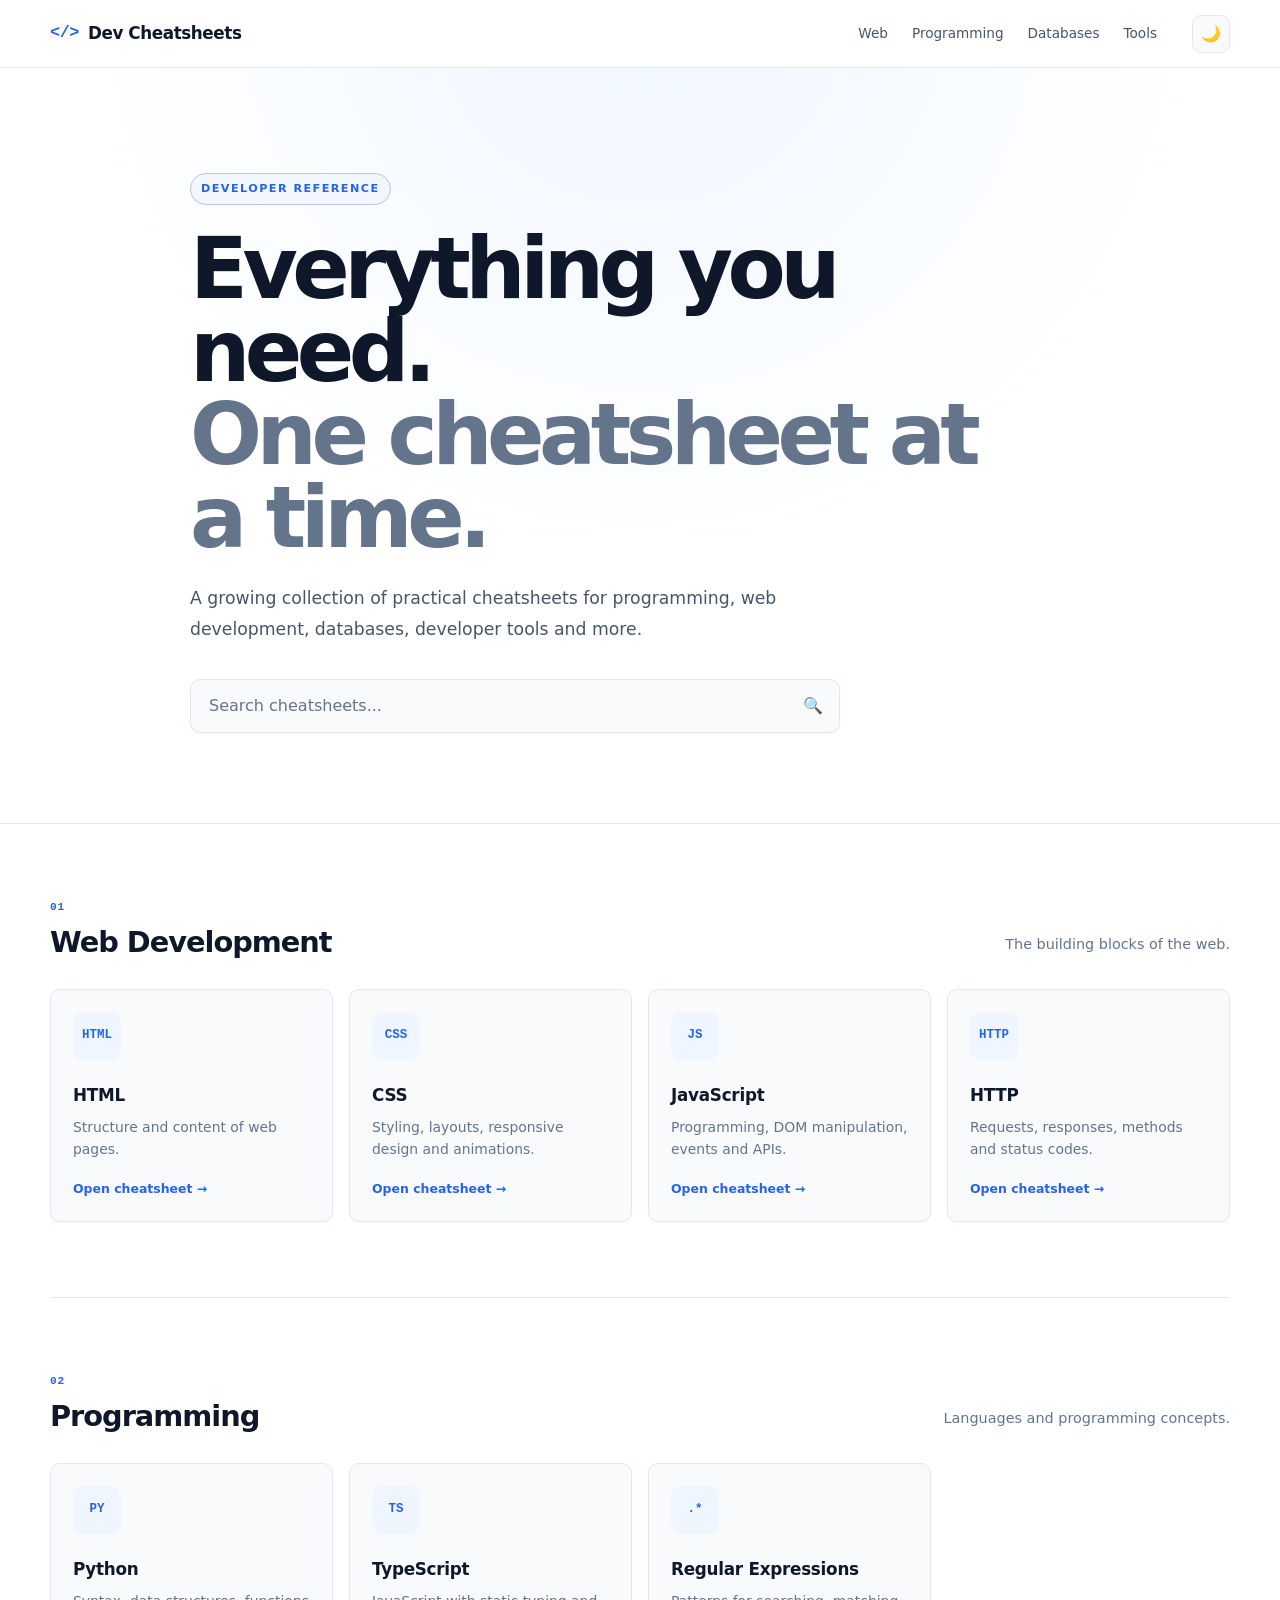
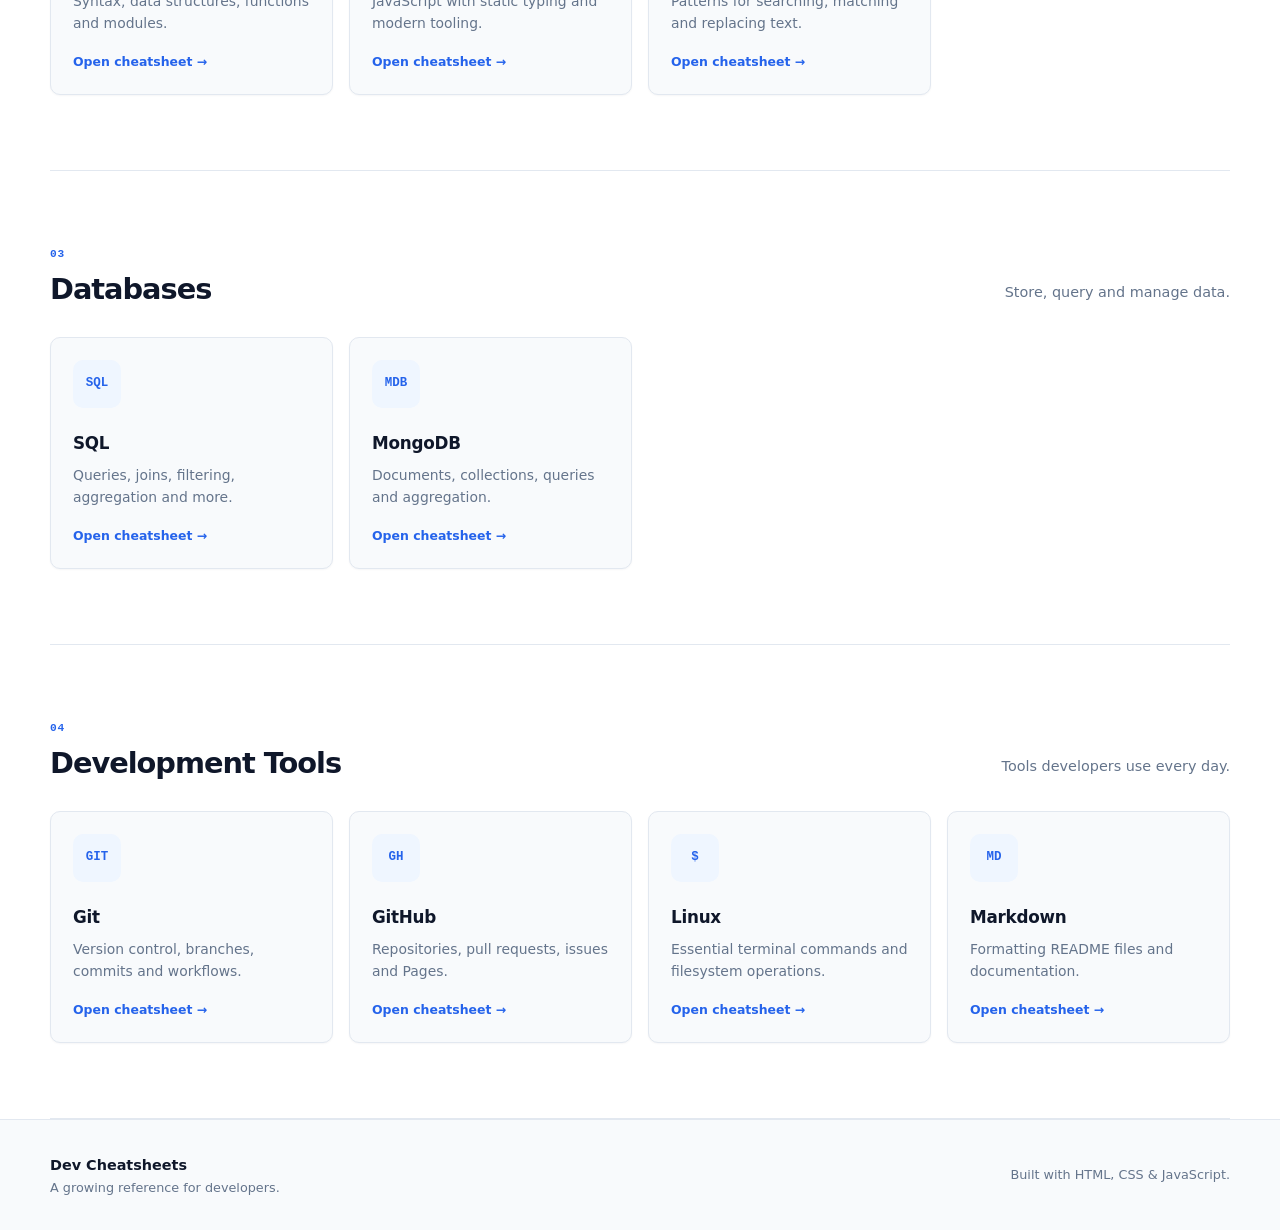
<file: index.html>
<!DOCTYPE html>
<html lang="en">
<head>
    <meta charset="UTF-8">

    <meta name="viewport" content="width=device-width, initial-scale=1.0">

    <meta
        name="description"
        content="A collection of developer cheatsheets for HTML, CSS, JavaScript, Git, Linux, SQL, Python and more."
    >

    <title>Dev Cheatsheets</title>

    <!-- Our main stylesheet will be connected here later -->
    <link rel="stylesheet" href="css/style.css">
</head>

<body>

    <!-- =========================================
         HEADER
    ========================================== -->

    <header class="site-header">

        <div class="header-container">

            <a href="index.html" class="logo">
                Dev Cheatsheets
            </a>

            <nav class="main-navigation" aria-label="Main navigation">

                <a href="#web-development">Web</a>
                <a href="#programming">Programming</a>
                <a href="#databases">Databases</a>
                <a href="#tools">Tools</a>

            </nav>

            <button
                class="theme-toggle"
                id="themeToggle"
                type="button"
                aria-label="Toggle dark mode"
            >
                🌙
            </button>

        </div>

    </header>


    <!-- =========================================
         HERO
    ========================================== -->

    <main>

        <section class="hero">

            <div class="hero-content">

                <p class="hero-label">
                    DEVELOPER REFERENCE
                </p>

                <h1>
                    Everything you need.<br>
                    <span>One cheatsheet at a time.</span>
                </h1>

                <p class="hero-description">
                    A growing collection of practical cheatsheets
                    for programming, web development, databases,
                    developer tools and more.
                </p>


                <!-- Search -->

                <div class="search-container">

                    <label for="cheatsheetSearch" class="visually-hidden">
                        Search cheatsheets
                    </label>

                    <input
                        type="search"
                        id="cheatsheetSearch"
                        placeholder="Search cheatsheets..."
                        autocomplete="off"
                    >

                    <span class="search-icon">
                        🔍
                    </span>

                </div>

            </div>

        </section>


        <!-- =========================================
             CHEATSHEETS
        ========================================== -->

        <section class="cheatsheets-container">

    <p id="noResults" class="no-results">
        No cheatsheets found. Try another search.
    </p>


    <!-- WEB DEVELOPMENT -->

            <section
                class="category"
                id="web-development"
            >

                <div class="category-header">

                    <div>
                        <p class="category-label">
                            01
                        </p>

                        <h2>
                            Web Development
                        </h2>
                    </div>

                    <p>
                        The building blocks of the web.
                    </p>

                </div>


                <div class="cheatsheet-grid">


                    <!-- HTML -->

                    <a
                        href="cheatsheets/html.html"
                        class="cheatsheet-card"
                        data-name="HTML HyperText Markup Language"
                    >

                        <div class="card-icon html-icon">
                            HTML
                        </div>

                        <div class="card-content">

                            <h3>
                                HTML
                            </h3>

                            <p>
                                Structure and content of web pages.
                            </p>

                            <span class="card-link">
                                Open cheatsheet →
                            </span>

                        </div>

                    </a>


                    <!-- CSS -->

                    <a
                        href="cheatsheets/css.html"
                        class="cheatsheet-card"
                        data-name="CSS Cascading Style Sheets"
                    >

                        <div class="card-icon css-icon">
                            CSS
                        </div>

                        <div class="card-content">

                            <h3>
                                CSS
                            </h3>

                            <p>
                                Styling, layouts, responsive design and animations.
                            </p>

                            <span class="card-link">
                                Open cheatsheet →
                            </span>

                        </div>

                    </a>


                    <!-- JAVASCRIPT -->

                    <a
                        href="cheatsheets/js.html"
                        class="cheatsheet-card"
                        data-name="JavaScript JS programming DOM"
                    >

                        <div class="card-icon js-icon">
                            JS
                        </div>

                        <div class="card-content">

                            <h3>
                                JavaScript
                            </h3>

                            <p>
                                Programming, DOM manipulation, events and APIs.
                            </p>

                            <span class="card-link">
                                Open cheatsheet →
                            </span>

                        </div>

                    </a>


                    <!-- HTTP -->

                    <a
                        href="cheatsheets/http.html"
                        class="cheatsheet-card"
                        data-name="HTTP status codes requests responses"
                    >

                        <div class="card-icon http-icon">
                            HTTP
                        </div>

                        <div class="card-content">

                            <h3>
                                HTTP
                            </h3>

                            <p>
                                Requests, responses, methods and status codes.
                            </p>

                            <span class="card-link">
                                Open cheatsheet →
                            </span>

                        </div>

                    </a>

                </div>

            </section>



            <!-- =========================================
                 PROGRAMMING
            ========================================== -->

            <section
                class="category"
                id="programming"
            >

                <div class="category-header">

                    <div>

                        <p class="category-label">
                            02
                        </p>

                        <h2>
                            Programming
                        </h2>

                    </div>

                    <p>
                        Languages and programming concepts.
                    </p>

                </div>


                <div class="cheatsheet-grid">


                    <!-- PYTHON -->

                    <a
                        href="cheatsheets/python.html"
                        class="cheatsheet-card"
                        data-name="Python programming language"
                    >

                        <div class="card-icon python-icon">
                            PY
                        </div>

                        <div class="card-content">

                            <h3>
                                Python
                            </h3>

                            <p>
                                Syntax, data structures, functions and modules.
                            </p>

                            <span class="card-link">
                                Open cheatsheet →
                            </span>

                        </div>

                    </a>


                    <!-- TYPESCRIPT -->

                    <a
                        href="cheatsheets/typescript.html"
                        class="cheatsheet-card"
                        data-name="TypeScript TS JavaScript types"
                    >

                        <div class="card-icon ts-icon">
                            TS
                        </div>

                        <div class="card-content">

                            <h3>
                                TypeScript
                            </h3>

                            <p>
                                JavaScript with static typing and modern tooling.
                            </p>

                            <span class="card-link">
                                Open cheatsheet →
                            </span>

                        </div>

                    </a>


                    <!-- REGEX -->

                    <a
                        href="cheatsheets/regex.html"
                        class="cheatsheet-card"
                        data-name="Regular Expressions Regex patterns"
                    >

                        <div class="card-icon regex-icon">
                            .*
                        </div>

                        <div class="card-content">

                            <h3>
                                Regular Expressions
                            </h3>

                            <p>
                                Patterns for searching, matching and replacing text.
                            </p>

                            <span class="card-link">
                                Open cheatsheet →
                            </span>

                        </div>

                    </a>

                </div>

            </section>



            <!-- =========================================
                 DATABASES
            ========================================== -->

            <section
                class="category"
                id="databases"
            >

                <div class="category-header">

                    <div>

                        <p class="category-label">
                            03
                        </p>

                        <h2>
                            Databases
                        </h2>

                    </div>

                    <p>
                        Store, query and manage data.
                    </p>

                </div>


                <div class="cheatsheet-grid">


                    <!-- SQL -->

                    <a
                        href="cheatsheets/sql.html"
                        class="cheatsheet-card"
                        data-name="SQL database queries"
                    >

                        <div class="card-icon sql-icon">
                            SQL
                        </div>

                        <div class="card-content">

                            <h3>
                                SQL
                            </h3>

                            <p>
                                Queries, joins, filtering, aggregation and more.
                            </p>

                            <span class="card-link">
                                Open cheatsheet →
                            </span>

                        </div>

                    </a>


                    <!-- MONGODB -->

                    <a
                        href="cheatsheets/mongodb.html"
                        class="cheatsheet-card"
                        data-name="MongoDB NoSQL database"
                    >

                        <div class="card-icon mongo-icon">
                            MDB
                        </div>

                        <div class="card-content">

                            <h3>
                                MongoDB
                            </h3>

                            <p>
                                Documents, collections, queries and aggregation.
                            </p>

                            <span class="card-link">
                                Open cheatsheet →
                            </span>

                        </div>

                    </a>

                </div>

            </section>



            <!-- =========================================
                 DEVELOPMENT TOOLS
            ========================================== -->

            <section
                class="category"
                id="tools"
            >

                <div class="category-header">

                    <div>

                        <p class="category-label">
                            04
                        </p>

                        <h2>
                            Development Tools
                        </h2>

                    </div>

                    <p>
                        Tools developers use every day.
                    </p>

                </div>


                <div class="cheatsheet-grid">


                    <!-- GIT -->

                    <a
                        href="cheatsheets/git.html"
                        class="cheatsheet-card"
                        data-name="Git version control commands"
                    >

                        <div class="card-icon git-icon">
                            GIT
                        </div>

                        <div class="card-content">

                            <h3>
                                Git
                            </h3>

                            <p>
                                Version control, branches, commits and workflows.
                            </p>

                            <span class="card-link">
                                Open cheatsheet →
                            </span>

                        </div>

                    </a>


                    <!-- GITHUB -->

                    <a
                        href="cheatsheets/github.html"
                        class="cheatsheet-card"
                        data-name="GitHub git repository pull request"
                    >

                        <div class="card-icon github-icon">
                            GH
                        </div>

                        <div class="card-content">

                            <h3>
                                GitHub
                            </h3>

                            <p>
                                Repositories, pull requests, issues and Pages.
                            </p>

                            <span class="card-link">
                                Open cheatsheet →
                            </span>

                        </div>

                    </a>


                    <!-- LINUX -->

                    <a
                        href="cheatsheets/linux.html"
                        class="cheatsheet-card"
                        data-name="Linux terminal shell commands"
                    >

                        <div class="card-icon linux-icon">
                            $
                        </div>

                        <div class="card-content">

                            <h3>
                                Linux
                            </h3>

                            <p>
                                Essential terminal commands and filesystem operations.
                            </p>

                            <span class="card-link">
                                Open cheatsheet →
                            </span>

                        </div>

                    </a>


                    <!-- MARKDOWN -->

                    <a
                        href="cheatsheets/markdown.html"
                        class="cheatsheet-card"
                        data-name="Markdown README documentation"
                    >

                        <div class="card-icon markdown-icon">
                            MD
                        </div>

                        <div class="card-content">

                            <h3>
                                Markdown
                            </h3>

                            <p>
                                Formatting README files and documentation.
                            </p>

                            <span class="card-link">
                                Open cheatsheet →
                            </span>

                        </div>

                    </a>

                </div>

            </section>

        </section>

    </main>


    <!-- =========================================
         FOOTER
    ========================================== -->

    <footer class="site-footer">

        <div class="footer-container">

            <div>

                <strong>
                    Dev Cheatsheets
                </strong>

                <p>
                    A growing reference for developers.
                </p>

            </div>


            <div>

                <p>
                    Built with HTML, CSS & JavaScript.
                </p>

            </div>

        </div>

    </footer>


    <!-- JavaScript -->
    <script src="js/app.js"></script>

</body>
</html>
</file>
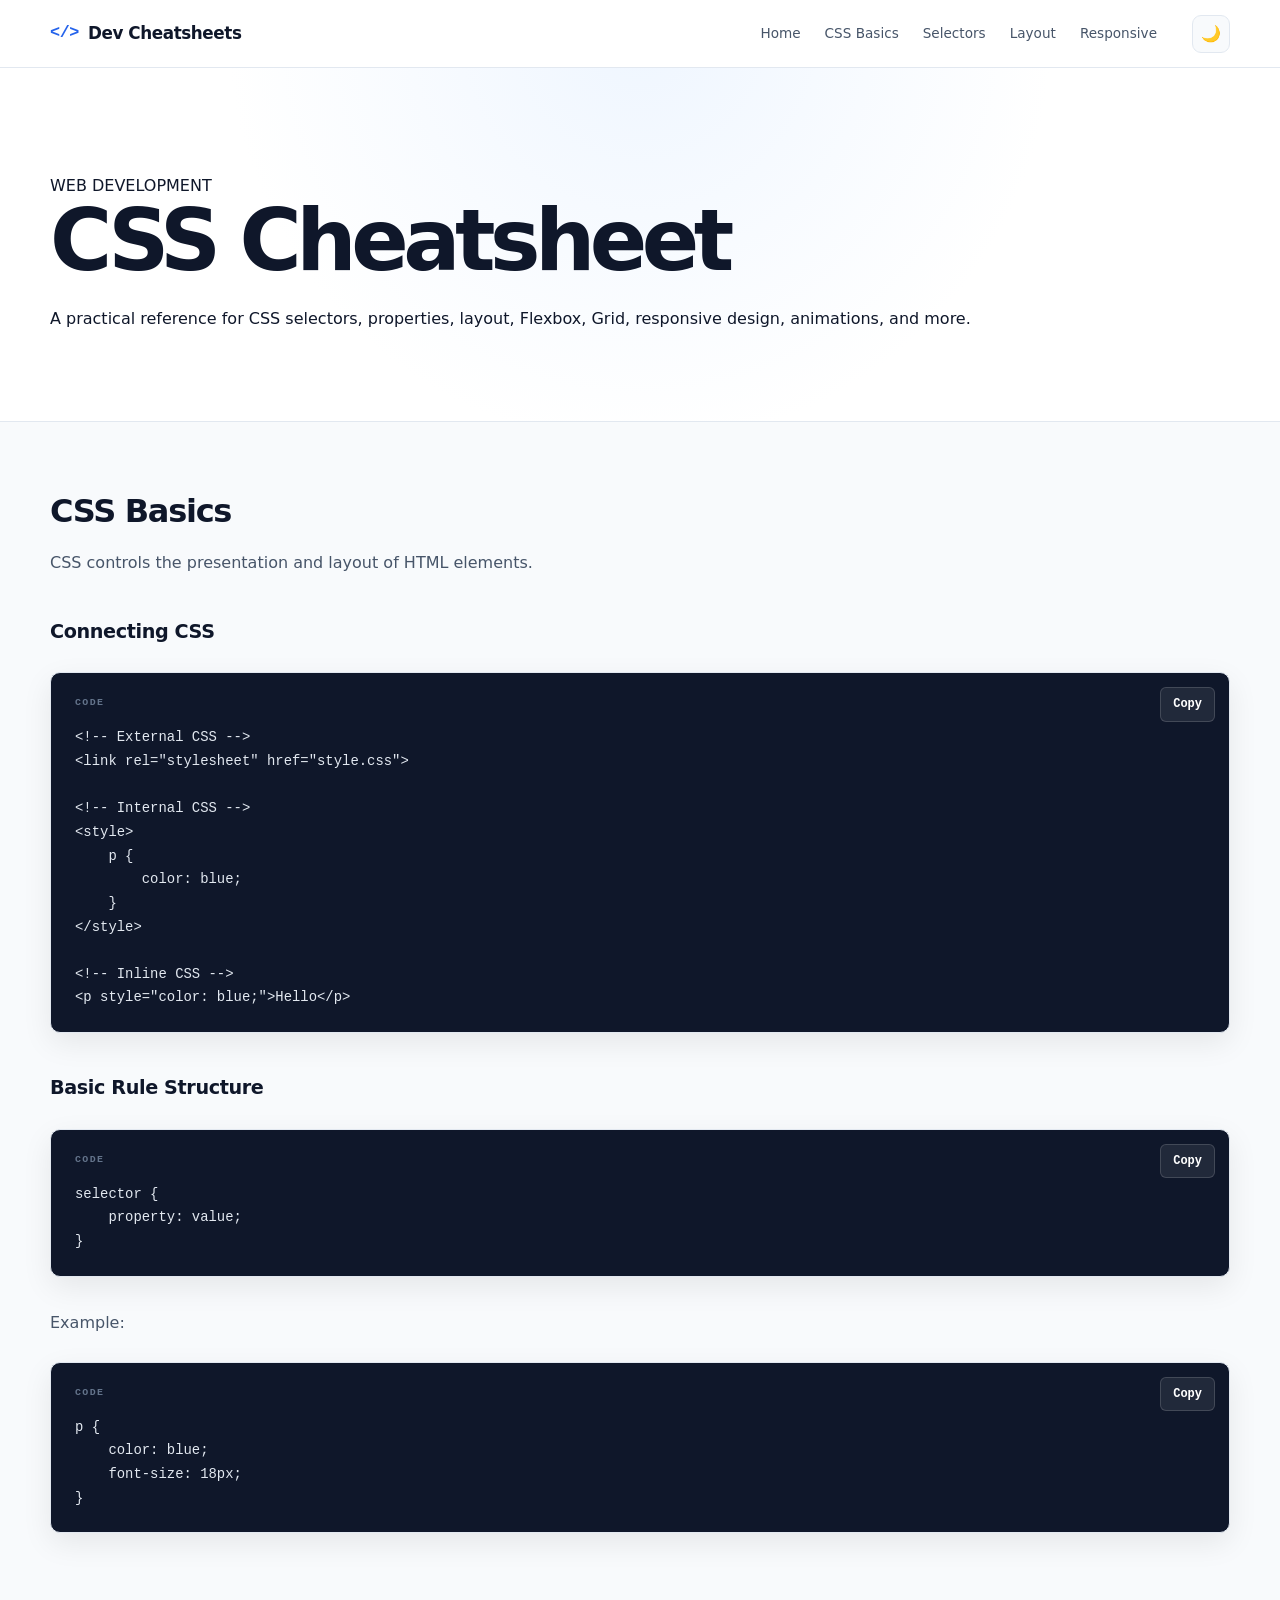
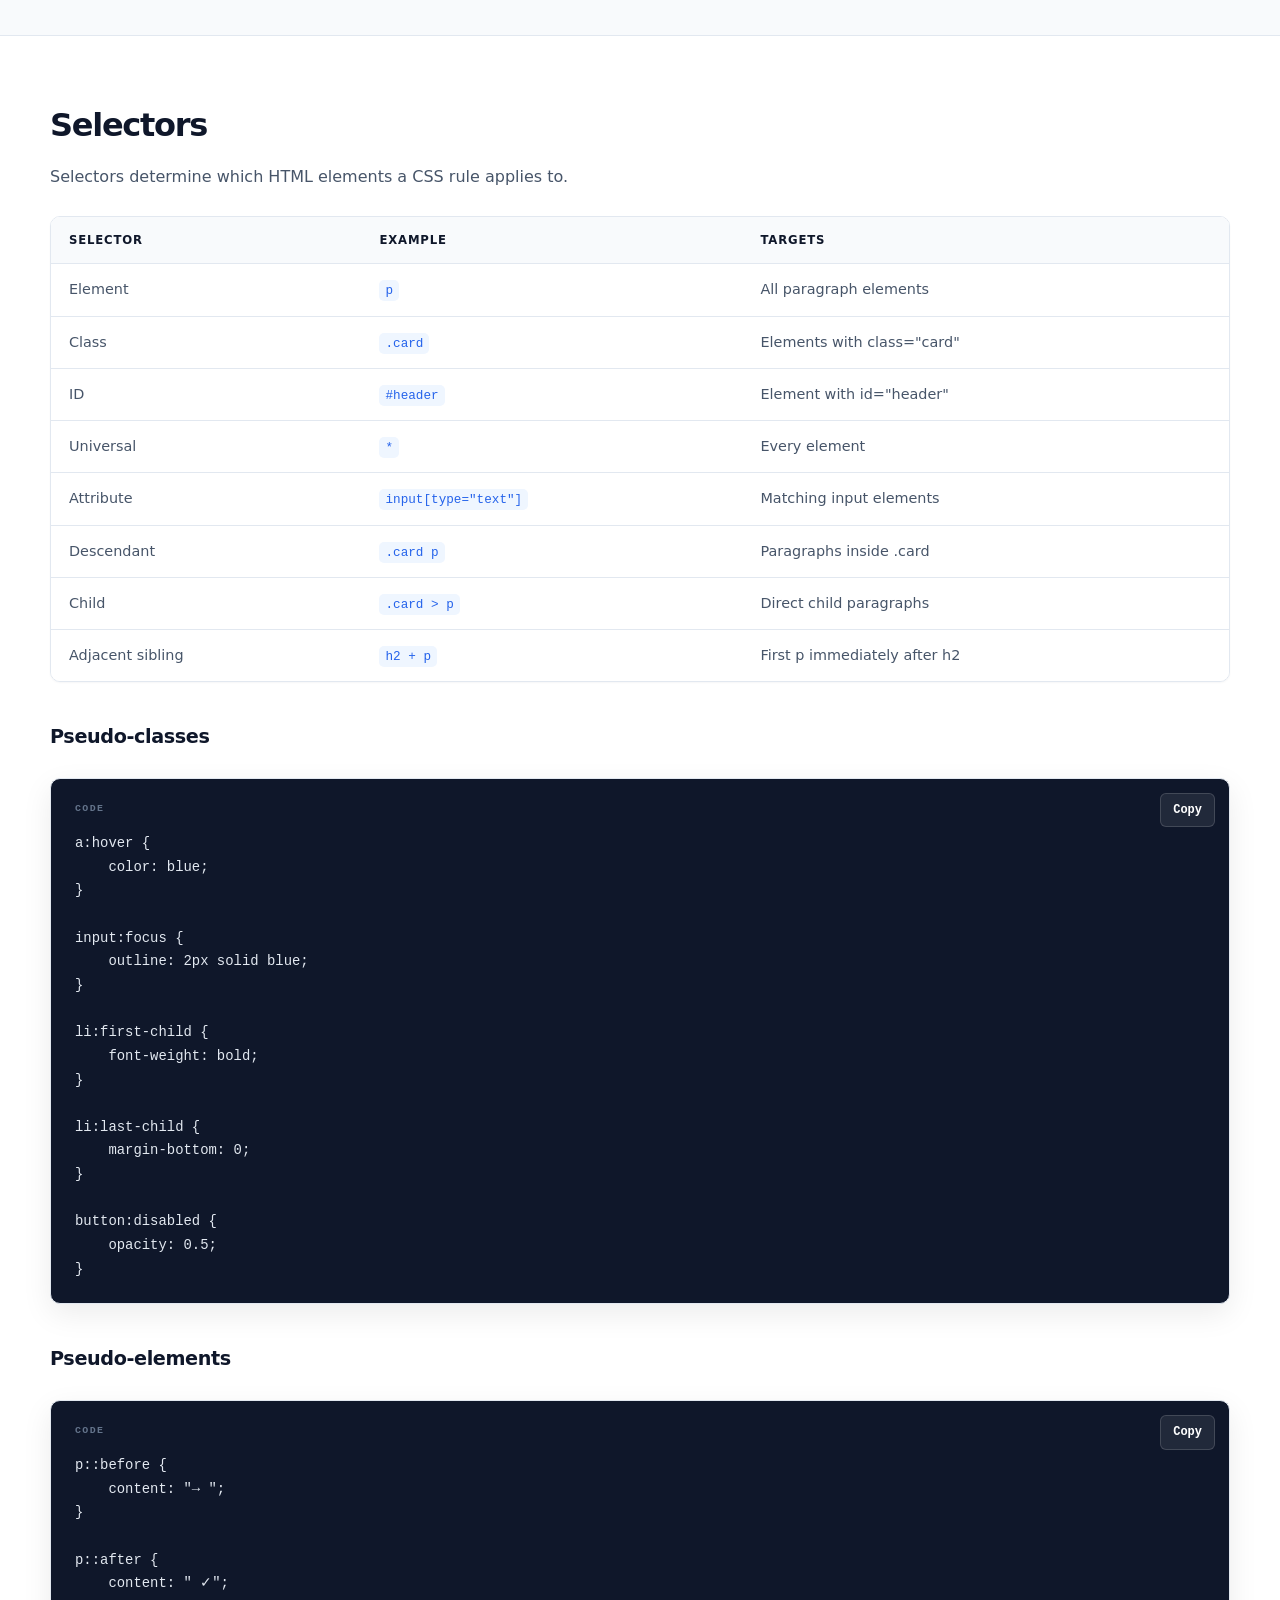
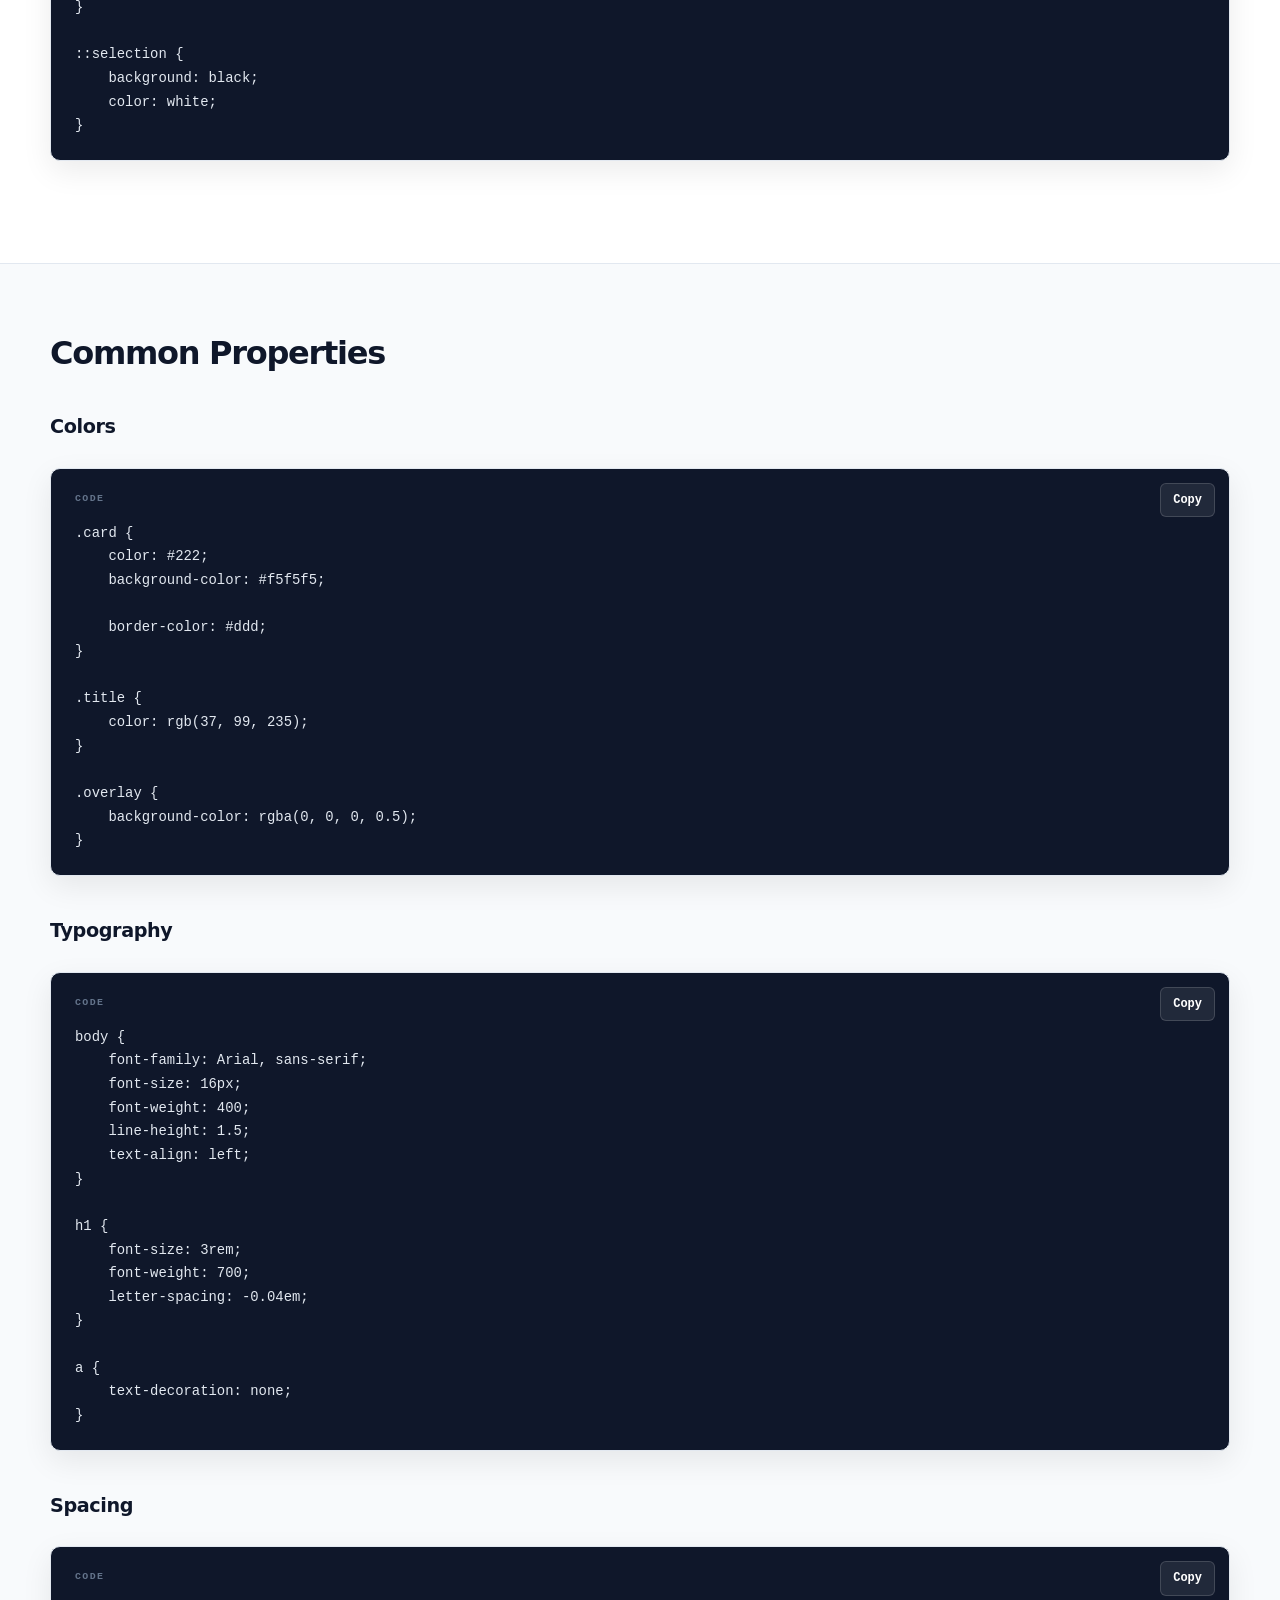
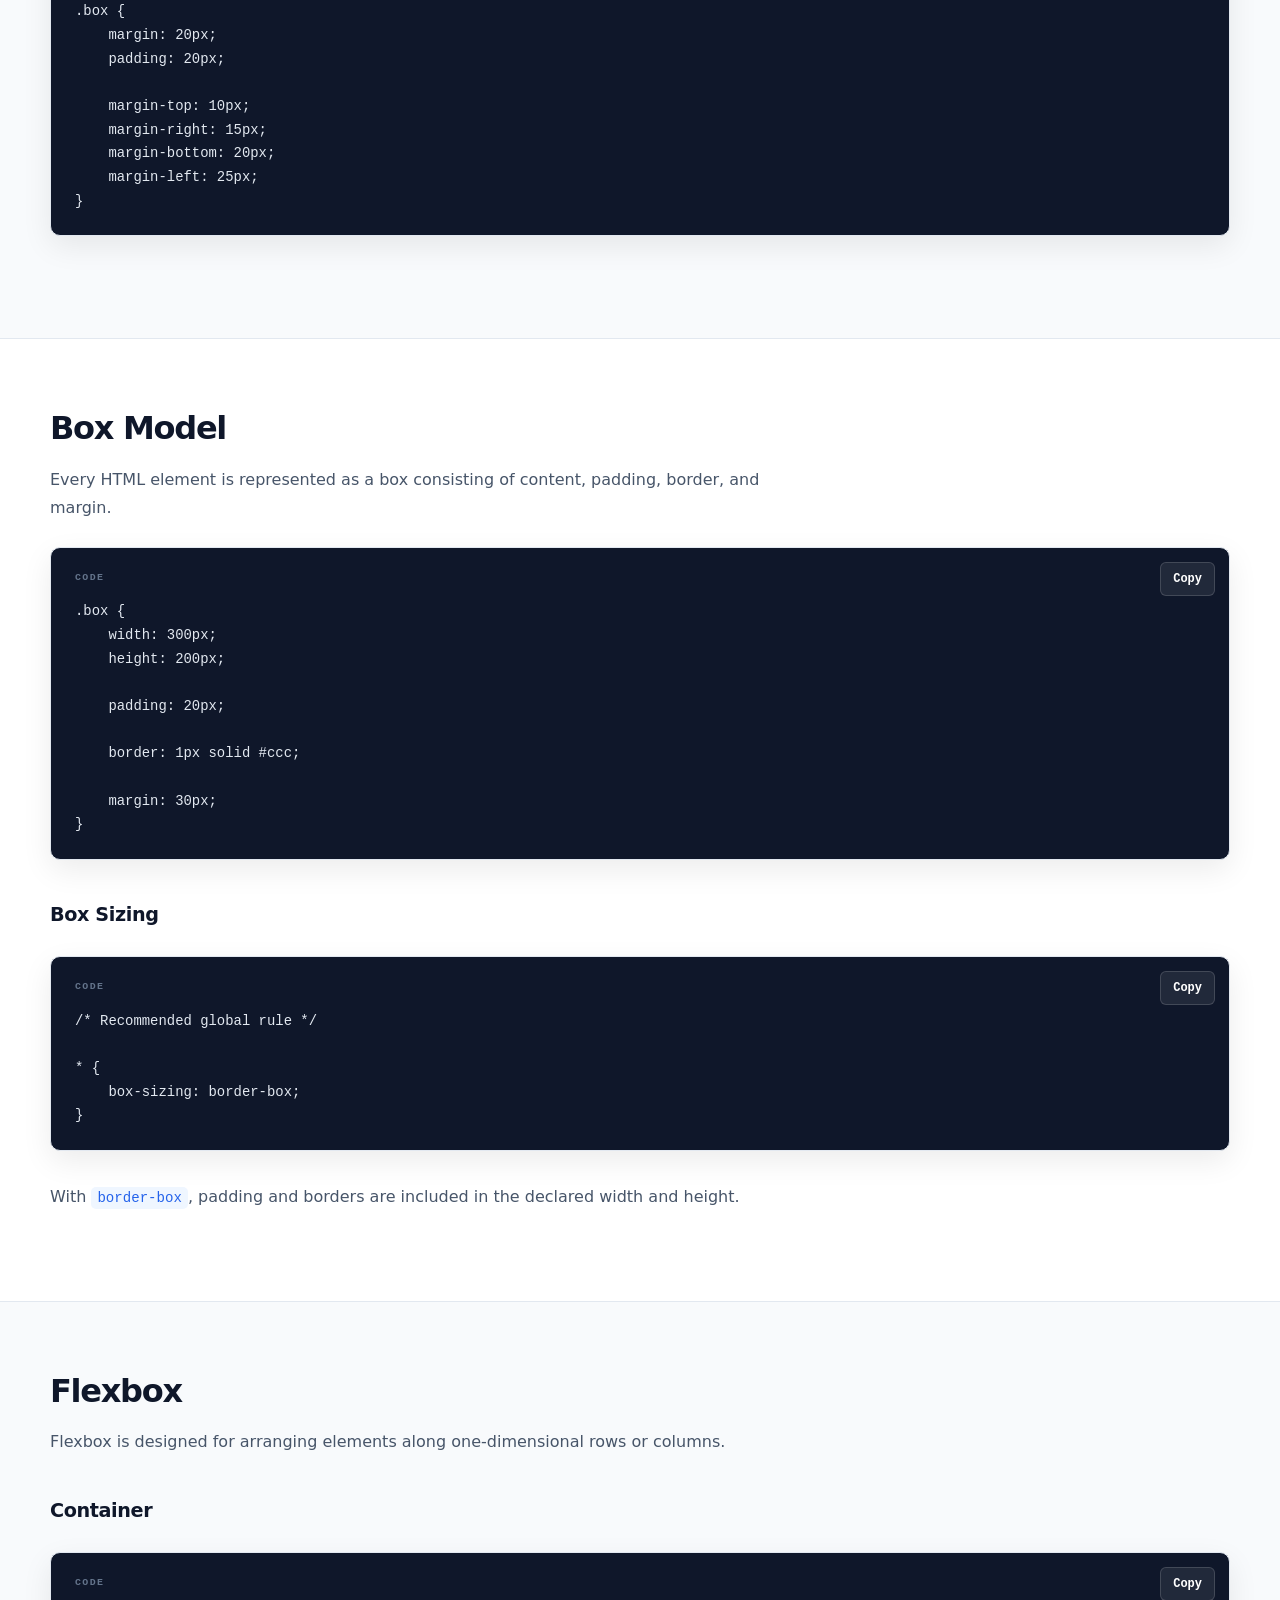
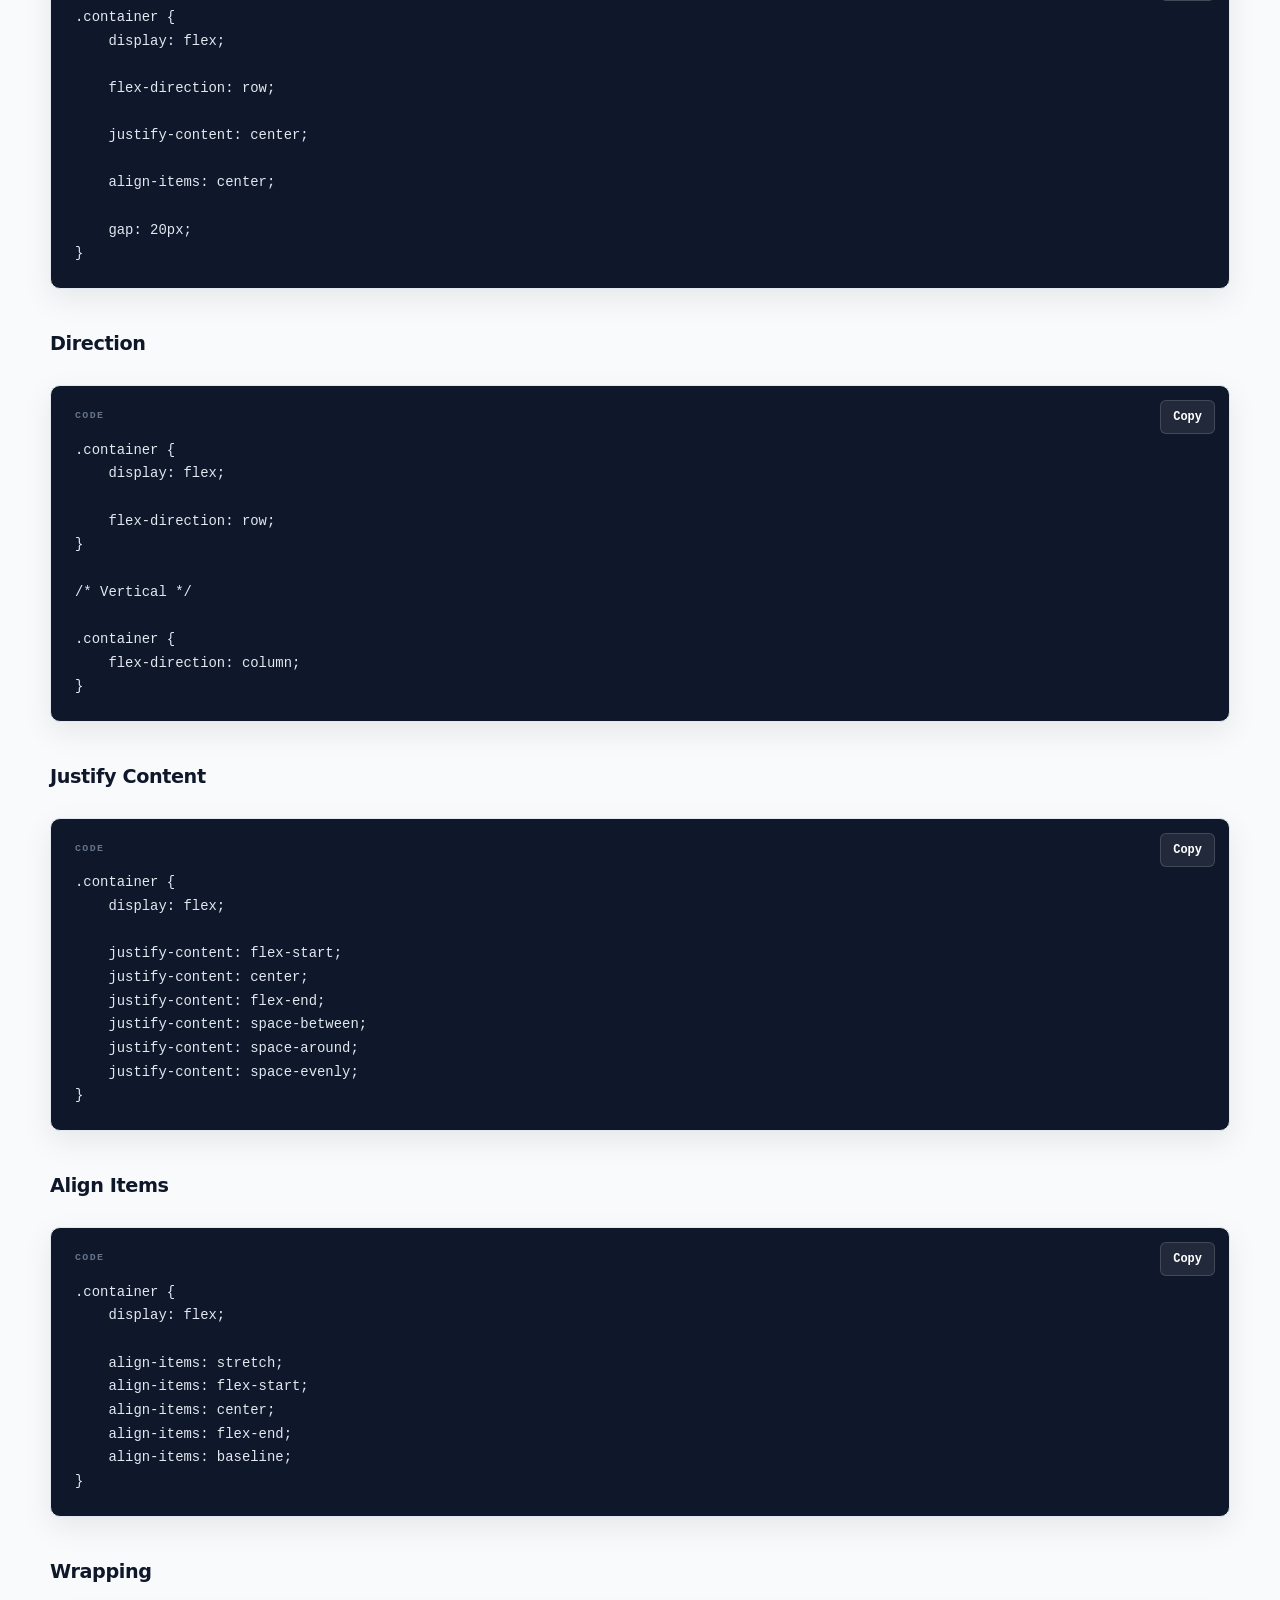
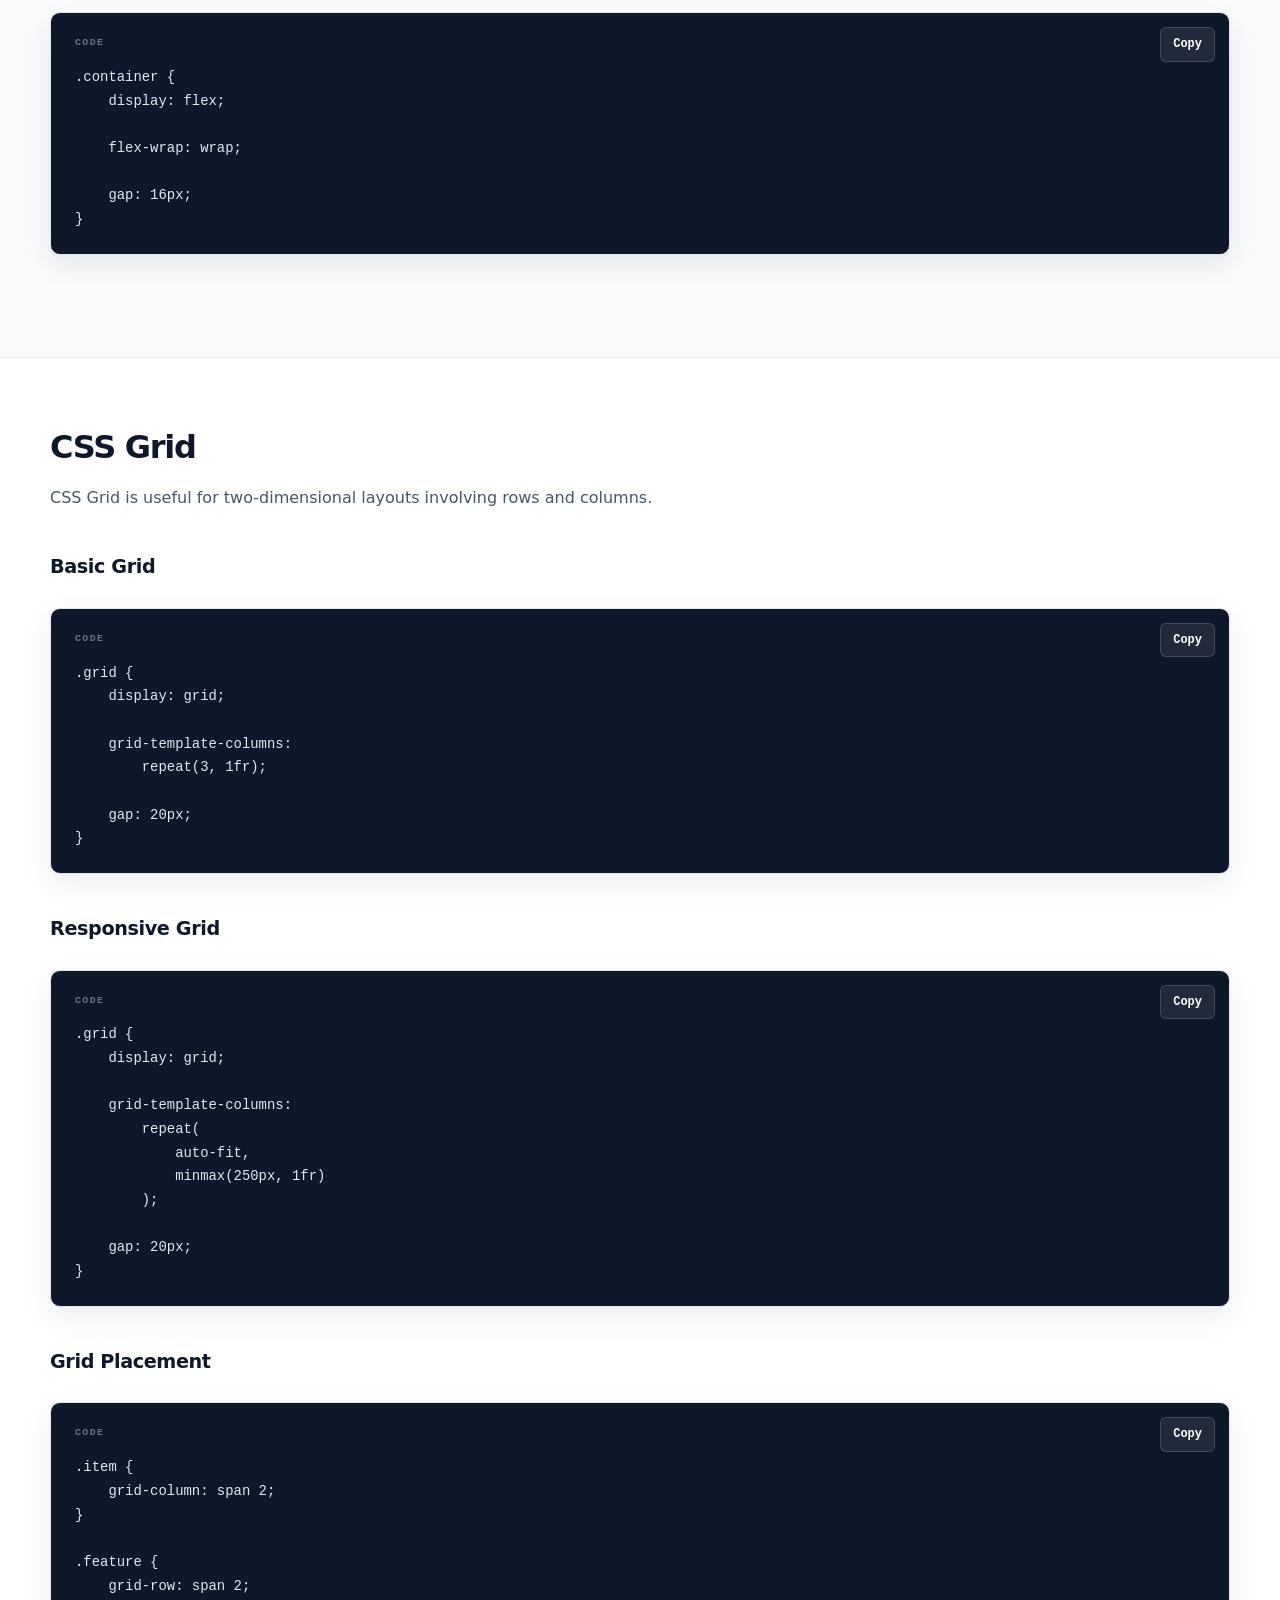
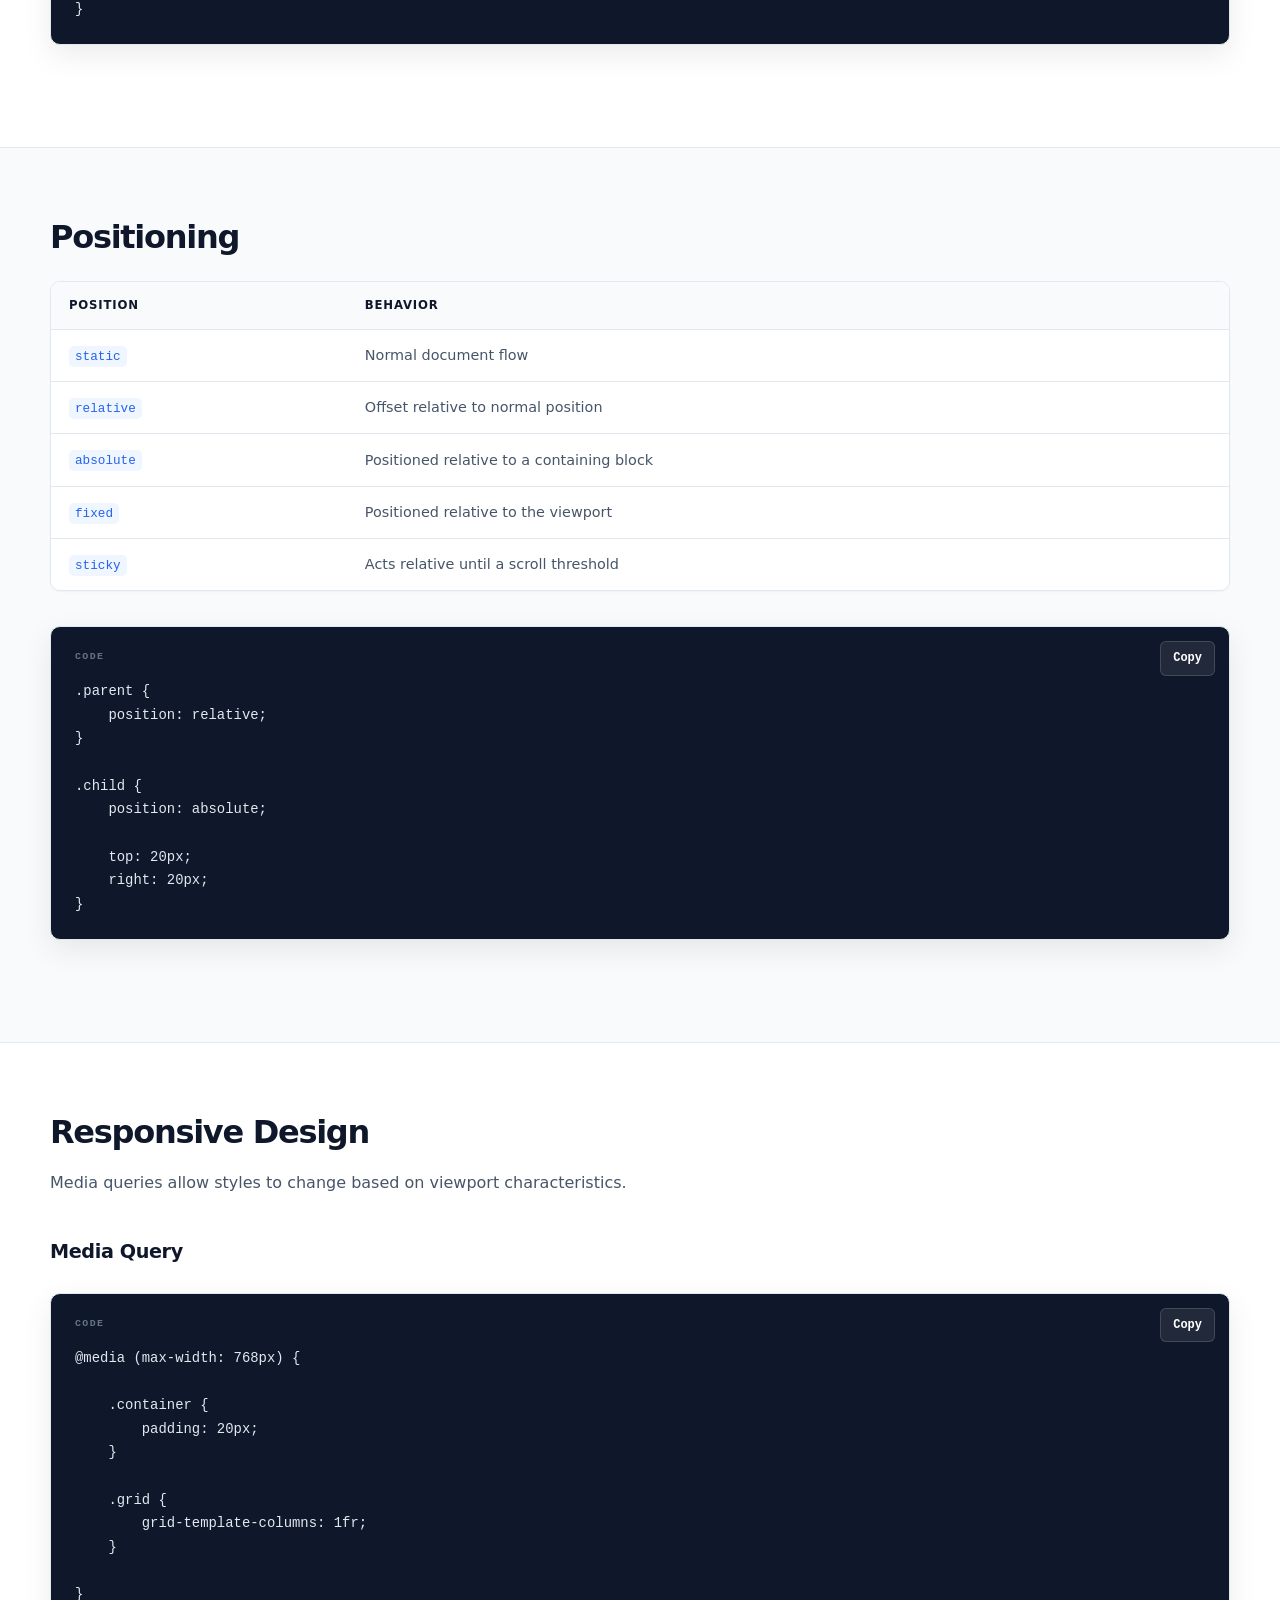
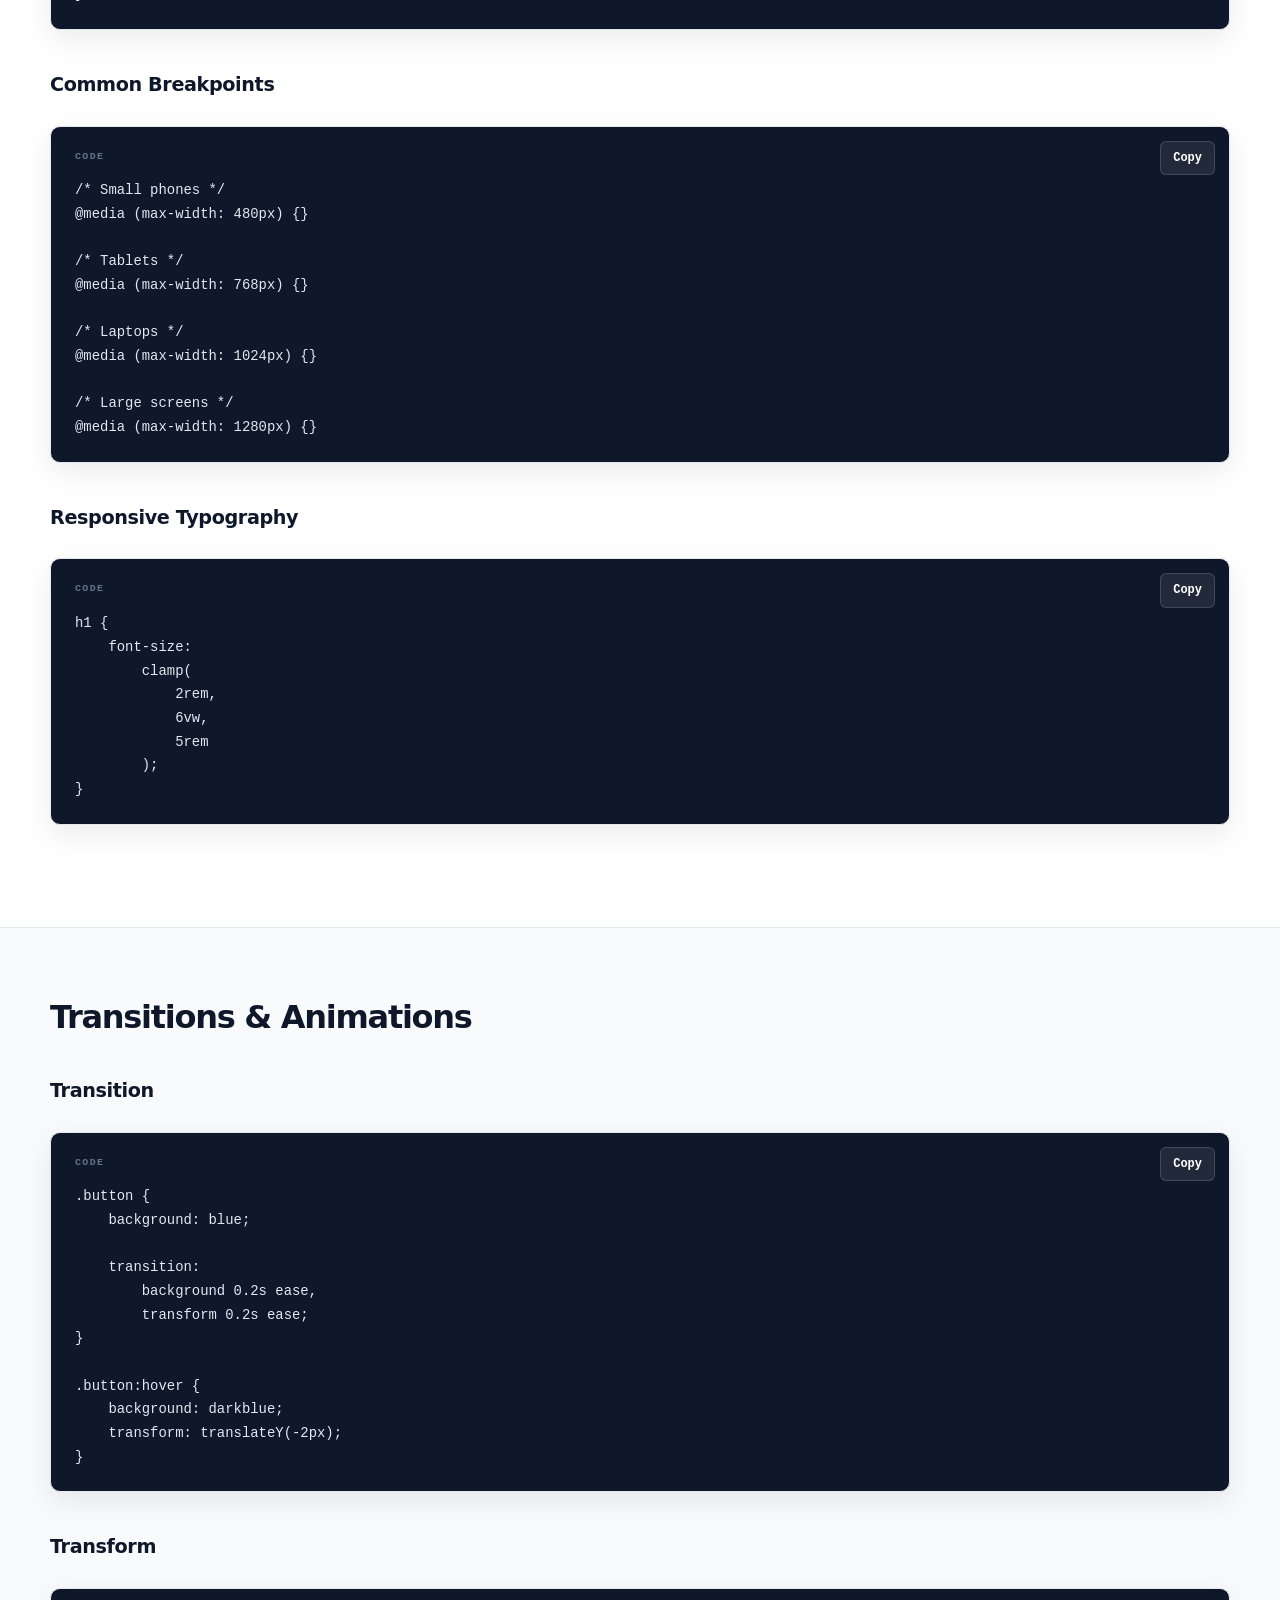
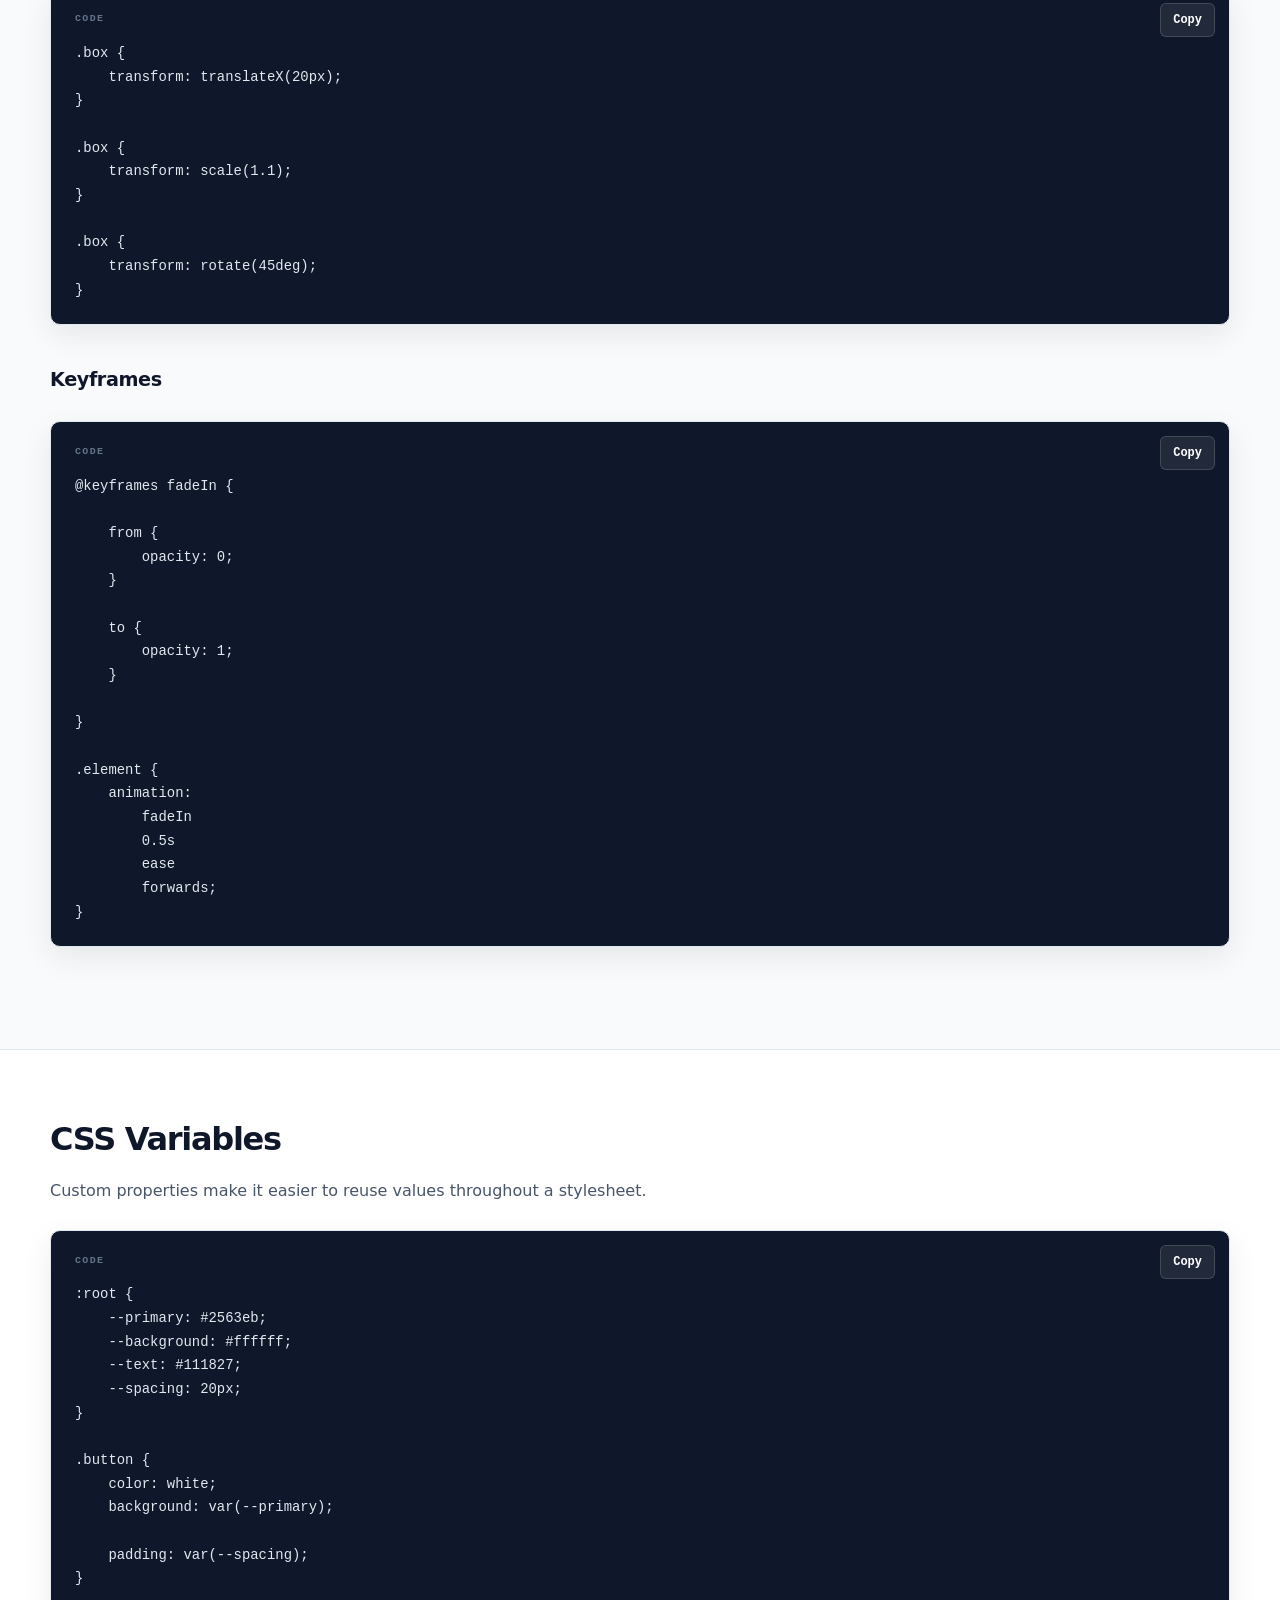
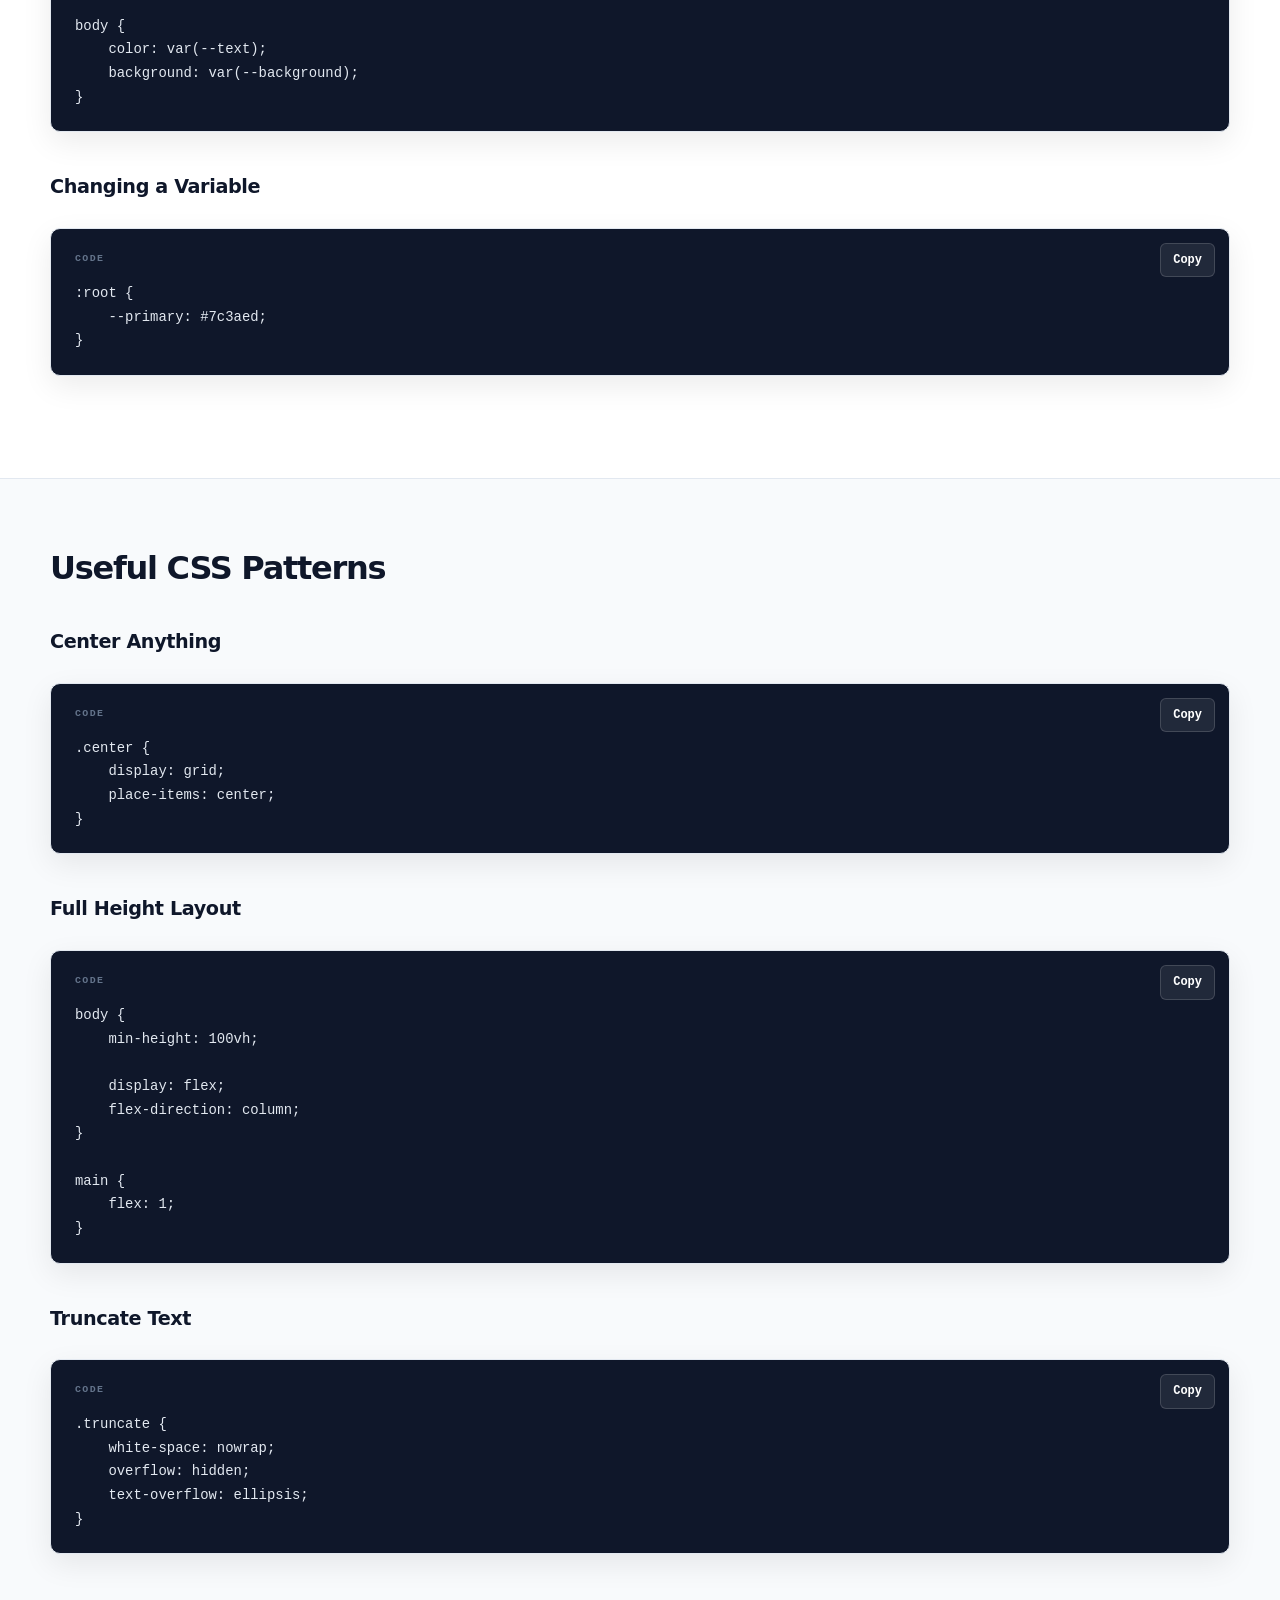
<file: cheatsheets/css.html>
<!DOCTYPE html>
<html lang="en">

<head>

    <meta charset="UTF-8">

    <meta
        name="viewport"
        content="width=device-width, initial-scale=1.0"
    >

    <meta
        name="description"
        content="A practical CSS cheatsheet covering selectors, properties, layout, Flexbox, Grid, responsive design and more."
    >

    <title>CSS Cheatsheet | Dev Cheatsheets</title>

    <link
        rel="stylesheet"
        href="../css/style.css"
    >

</head>


<body>


    <!-- =========================================
         HEADER
    ========================================== -->

    <header class="site-header">

        <div class="container header-inner">

            <a
                href="../index.html"
                class="logo"
            >
                Dev Cheatsheets
            </a>


            <nav
                class="main-nav"
                aria-label="Main navigation"
            >

                <a href="../index.html">
                    Home
                </a>

                <a href="#basics">
                    CSS Basics
                </a>

                <a href="#selectors">
                    Selectors
                </a>

                <a href="#layout">
                    Layout
                </a>

                <a href="#responsive">
                    Responsive
                </a>

            </nav>


            <button
                id="themeToggle"
                class="theme-toggle"
                type="button"
                aria-label="Toggle dark mode"
            >
                🌙
            </button>

        </div>

    </header>



    <!-- =========================================
         HERO
    ========================================== -->

    <main>

        <section class="hero">

            <div class="container">

                <p class="eyebrow">
                    WEB DEVELOPMENT
                </p>


                <h1>
                    CSS Cheatsheet
                </h1>


                <p class="hero-text">
                    A practical reference for CSS selectors,
                    properties, layout, Flexbox, Grid,
                    responsive design, animations, and more.
                </p>

            </div>

        </section>



        <!-- =========================================
             CSS BASICS
        ========================================== -->

        <section
            class="cheatsheet-section"
            id="basics"
        >

            <div class="container">

                <h2>
                    CSS Basics
                </h2>


                <p>
                    CSS controls the presentation and layout
                    of HTML elements.
                </p>


                <h3>
                    Connecting CSS
                </h3>


                <pre><code>&lt;!-- External CSS --&gt;
&lt;link rel="stylesheet" href="style.css"&gt;

&lt;!-- Internal CSS --&gt;
&lt;style&gt;
    p {
        color: blue;
    }
&lt;/style&gt;

&lt;!-- Inline CSS --&gt;
&lt;p style="color: blue;"&gt;Hello&lt;/p&gt;</code></pre>


                <h3>
                    Basic Rule Structure
                </h3>


                <pre><code>selector {
    property: value;
}</code></pre>


                <p>
                    Example:
                </p>


                <pre><code>p {
    color: blue;
    font-size: 18px;
}</code></pre>

            </div>

        </section>



        <!-- =========================================
             SELECTORS
        ========================================== -->

        <section
            class="cheatsheet-section"
            id="selectors"
        >

            <div class="container">

                <h2>
                    Selectors
                </h2>


                <p>
                    Selectors determine which HTML elements
                    a CSS rule applies to.
                </p>


                <div class="table-wrapper">

                    <table>

                        <thead>

                            <tr>
                                <th>Selector</th>
                                <th>Example</th>
                                <th>Targets</th>
                            </tr>

                        </thead>


                        <tbody>

                            <tr>
                                <td>Element</td>
                                <td><code>p</code></td>
                                <td>All paragraph elements</td>
                            </tr>

                            <tr>
                                <td>Class</td>
                                <td><code>.card</code></td>
                                <td>Elements with class="card"</td>
                            </tr>

                            <tr>
                                <td>ID</td>
                                <td><code>#header</code></td>
                                <td>Element with id="header"</td>
                            </tr>

                            <tr>
                                <td>Universal</td>
                                <td><code>*</code></td>
                                <td>Every element</td>
                            </tr>

                            <tr>
                                <td>Attribute</td>
                                <td><code>input[type="text"]</code></td>
                                <td>Matching input elements</td>
                            </tr>

                            <tr>
                                <td>Descendant</td>
                                <td><code>.card p</code></td>
                                <td>Paragraphs inside .card</td>
                            </tr>

                            <tr>
                                <td>Child</td>
                                <td><code>.card &gt; p</code></td>
                                <td>Direct child paragraphs</td>
                            </tr>

                            <tr>
                                <td>Adjacent sibling</td>
                                <td><code>h2 + p</code></td>
                                <td>First p immediately after h2</td>
                            </tr>

                        </tbody>

                    </table>

                </div>


                <h3>
                    Pseudo-classes
                </h3>


                <pre><code>a:hover {
    color: blue;
}

input:focus {
    outline: 2px solid blue;
}

li:first-child {
    font-weight: bold;
}

li:last-child {
    margin-bottom: 0;
}

button:disabled {
    opacity: 0.5;
}</code></pre>


                <h3>
                    Pseudo-elements
                </h3>


                <pre><code>p::before {
    content: "→ ";
}

p::after {
    content: " ✓";
}

::selection {
    background: black;
    color: white;
}</code></pre>

            </div>

        </section>



        <!-- =========================================
             COMMON PROPERTIES
        ========================================== -->

        <section class="cheatsheet-section">

            <div class="container">

                <h2>
                    Common Properties
                </h2>


                <h3>
                    Colors
                </h3>


                <pre><code>.card {
    color: #222;
    background-color: #f5f5f5;

    border-color: #ddd;
}

.title {
    color: rgb(37, 99, 235);
}

.overlay {
    background-color: rgba(0, 0, 0, 0.5);
}</code></pre>


                <h3>
                    Typography
                </h3>


                <pre><code>body {
    font-family: Arial, sans-serif;
    font-size: 16px;
    font-weight: 400;
    line-height: 1.5;
    text-align: left;
}

h1 {
    font-size: 3rem;
    font-weight: 700;
    letter-spacing: -0.04em;
}

a {
    text-decoration: none;
}</code></pre>


                <h3>
                    Spacing
                </h3>


                <pre><code>.box {
    margin: 20px;
    padding: 20px;

    margin-top: 10px;
    margin-right: 15px;
    margin-bottom: 20px;
    margin-left: 25px;
}</code></pre>

            </div>

        </section>



        <!-- =========================================
             BOX MODEL
        ========================================== -->

        <section class="cheatsheet-section">

            <div class="container">

                <h2>
                    Box Model
                </h2>


                <p>
                    Every HTML element is represented as a box
                    consisting of content, padding, border, and margin.
                </p>


                <pre><code>.box {
    width: 300px;
    height: 200px;

    padding: 20px;

    border: 1px solid #ccc;

    margin: 30px;
}</code></pre>


                <h3>
                    Box Sizing
                </h3>


                <pre><code>/* Recommended global rule */

* {
    box-sizing: border-box;
}</code></pre>


                <p>
                    With <code>border-box</code>, padding and
                    borders are included in the declared width
                    and height.
                </p>

            </div>

        </section>



        <!-- =========================================
             FLEXBOX
        ========================================== -->

        <section
            class="cheatsheet-section"
            id="layout"
        >

            <div class="container">

                <h2>
                    Flexbox
                </h2>


                <p>
                    Flexbox is designed for arranging elements
                    along one-dimensional rows or columns.
                </p>


                <h3>
                    Container
                </h3>


                <pre><code>.container {
    display: flex;

    flex-direction: row;

    justify-content: center;

    align-items: center;

    gap: 20px;
}</code></pre>


                <h3>
                    Direction
                </h3>


                <pre><code>.container {
    display: flex;

    flex-direction: row;
}

/* Vertical */

.container {
    flex-direction: column;
}</code></pre>


                <h3>
                    Justify Content
                </h3>


                <pre><code>.container {
    display: flex;

    justify-content: flex-start;
    justify-content: center;
    justify-content: flex-end;
    justify-content: space-between;
    justify-content: space-around;
    justify-content: space-evenly;
}</code></pre>


                <h3>
                    Align Items
                </h3>


                <pre><code>.container {
    display: flex;

    align-items: stretch;
    align-items: flex-start;
    align-items: center;
    align-items: flex-end;
    align-items: baseline;
}</code></pre>


                <h3>
                    Wrapping
                </h3>


                <pre><code>.container {
    display: flex;

    flex-wrap: wrap;

    gap: 16px;
}</code></pre>

            </div>

        </section>



        <!-- =========================================
             CSS GRID
        ========================================== -->

        <section class="cheatsheet-section">

            <div class="container">

                <h2>
                    CSS Grid
                </h2>


                <p>
                    CSS Grid is useful for two-dimensional
                    layouts involving rows and columns.
                </p>


                <h3>
                    Basic Grid
                </h3>


                <pre><code>.grid {
    display: grid;

    grid-template-columns:
        repeat(3, 1fr);

    gap: 20px;
}</code></pre>


                <h3>
                    Responsive Grid
                </h3>


                <pre><code>.grid {
    display: grid;

    grid-template-columns:
        repeat(
            auto-fit,
            minmax(250px, 1fr)
        );

    gap: 20px;
}</code></pre>


                <h3>
                    Grid Placement
                </h3>


                <pre><code>.item {
    grid-column: span 2;
}

.feature {
    grid-row: span 2;
}</code></pre>

            </div>

        </section>



        <!-- =========================================
             POSITIONING
        ========================================== -->

        <section class="cheatsheet-section">

            <div class="container">

                <h2>
                    Positioning
                </h2>


                <div class="table-wrapper">

                    <table>

                        <thead>

                            <tr>
                                <th>Position</th>
                                <th>Behavior</th>
                            </tr>

                        </thead>


                        <tbody>

                            <tr>
                                <td><code>static</code></td>
                                <td>Normal document flow</td>
                            </tr>

                            <tr>
                                <td><code>relative</code></td>
                                <td>Offset relative to normal position</td>
                            </tr>

                            <tr>
                                <td><code>absolute</code></td>
                                <td>Positioned relative to a containing block</td>
                            </tr>

                            <tr>
                                <td><code>fixed</code></td>
                                <td>Positioned relative to the viewport</td>
                            </tr>

                            <tr>
                                <td><code>sticky</code></td>
                                <td>Acts relative until a scroll threshold</td>
                            </tr>

                        </tbody>

                    </table>

                </div>


                <pre><code>.parent {
    position: relative;
}

.child {
    position: absolute;

    top: 20px;
    right: 20px;
}</code></pre>

            </div>

        </section>



        <!-- =========================================
             RESPONSIVE DESIGN
        ========================================== -->

        <section
            class="cheatsheet-section"
            id="responsive"
        >

            <div class="container">

                <h2>
                    Responsive Design
                </h2>


                <p>
                    Media queries allow styles to change
                    based on viewport characteristics.
                </p>


                <h3>
                    Media Query
                </h3>


                <pre><code>@media (max-width: 768px) {

    .container {
        padding: 20px;
    }

    .grid {
        grid-template-columns: 1fr;
    }

}</code></pre>


                <h3>
                    Common Breakpoints
                </h3>


                <pre><code>/* Small phones */
@media (max-width: 480px) {}

/* Tablets */
@media (max-width: 768px) {}

/* Laptops */
@media (max-width: 1024px) {}

/* Large screens */
@media (max-width: 1280px) {}</code></pre>


                <h3>
                    Responsive Typography
                </h3>


                <pre><code>h1 {
    font-size:
        clamp(
            2rem,
            6vw,
            5rem
        );
}</code></pre>

            </div>

        </section>



        <!-- =========================================
             TRANSITIONS & ANIMATIONS
        ========================================== -->

        <section class="cheatsheet-section">

            <div class="container">

                <h2>
                    Transitions & Animations
                </h2>


                <h3>
                    Transition
                </h3>


                <pre><code>.button {
    background: blue;

    transition:
        background 0.2s ease,
        transform 0.2s ease;
}

.button:hover {
    background: darkblue;
    transform: translateY(-2px);
}</code></pre>


                <h3>
                    Transform
                </h3>


                <pre><code>.box {
    transform: translateX(20px);
}

.box {
    transform: scale(1.1);
}

.box {
    transform: rotate(45deg);
}</code></pre>


                <h3>
                    Keyframes
                </h3>


                <pre><code>@keyframes fadeIn {

    from {
        opacity: 0;
    }

    to {
        opacity: 1;
    }

}

.element {
    animation:
        fadeIn
        0.5s
        ease
        forwards;
}</code></pre>

            </div>

        </section>



        <!-- =========================================
             CSS VARIABLES
        ========================================== -->

        <section class="cheatsheet-section">

            <div class="container">

                <h2>
                    CSS Variables
                </h2>


                <p>
                    Custom properties make it easier to reuse
                    values throughout a stylesheet.
                </p>


                <pre><code>:root {
    --primary: #2563eb;
    --background: #ffffff;
    --text: #111827;
    --spacing: 20px;
}

.button {
    color: white;
    background: var(--primary);

    padding: var(--spacing);
}

body {
    color: var(--text);
    background: var(--background);
}</code></pre>


                <h3>
                    Changing a Variable
                </h3>


                <pre><code>:root {
    --primary: #7c3aed;
}</code></pre>

            </div>

        </section>



        <!-- =========================================
             USEFUL PATTERNS
        ========================================== -->

        <section class="cheatsheet-section">

            <div class="container">

                <h2>
                    Useful CSS Patterns
                </h2>


                <h3>
                    Center Anything
                </h3>


                <pre><code>.center {
    display: grid;
    place-items: center;
}</code></pre>


                <h3>
                    Full Height Layout
                </h3>


                <pre><code>body {
    min-height: 100vh;

    display: flex;
    flex-direction: column;
}

main {
    flex: 1;
}</code></pre>


                <h3>
                    Truncate Text
                </h3>


                <pre><code>.truncate {
    white-space: nowrap;
    overflow: hidden;
    text-overflow: ellipsis;
}</code></pre>


                <h3>
                    Smooth Scrolling
                </h3>


                <pre><code>html {
    scroll-behavior: smooth;
}</code></pre>


                <h3>
                    Remove List Styling
                </h3>


                <pre><code>ul {
    list-style: none;
    padding: 0;
    margin: 0;
}</code></pre>

            </div>

        </section>

    </main>



    <!-- =========================================
         FOOTER
    ========================================== -->

    <footer class="site-footer">

        <div class="container footer-container">

            <div>

                <strong>
                    Dev Cheatsheets
                </strong>

                <p>
                    A growing reference for developers.
                </p>

            </div>


            <div>

                <p>
                    Built with HTML, CSS &amp; JavaScript.
                </p>

            </div>

        </div>

    </footer>



    <!-- JavaScript -->

    <script src="../js/app.js"></script>

</body>

</html>
</file>
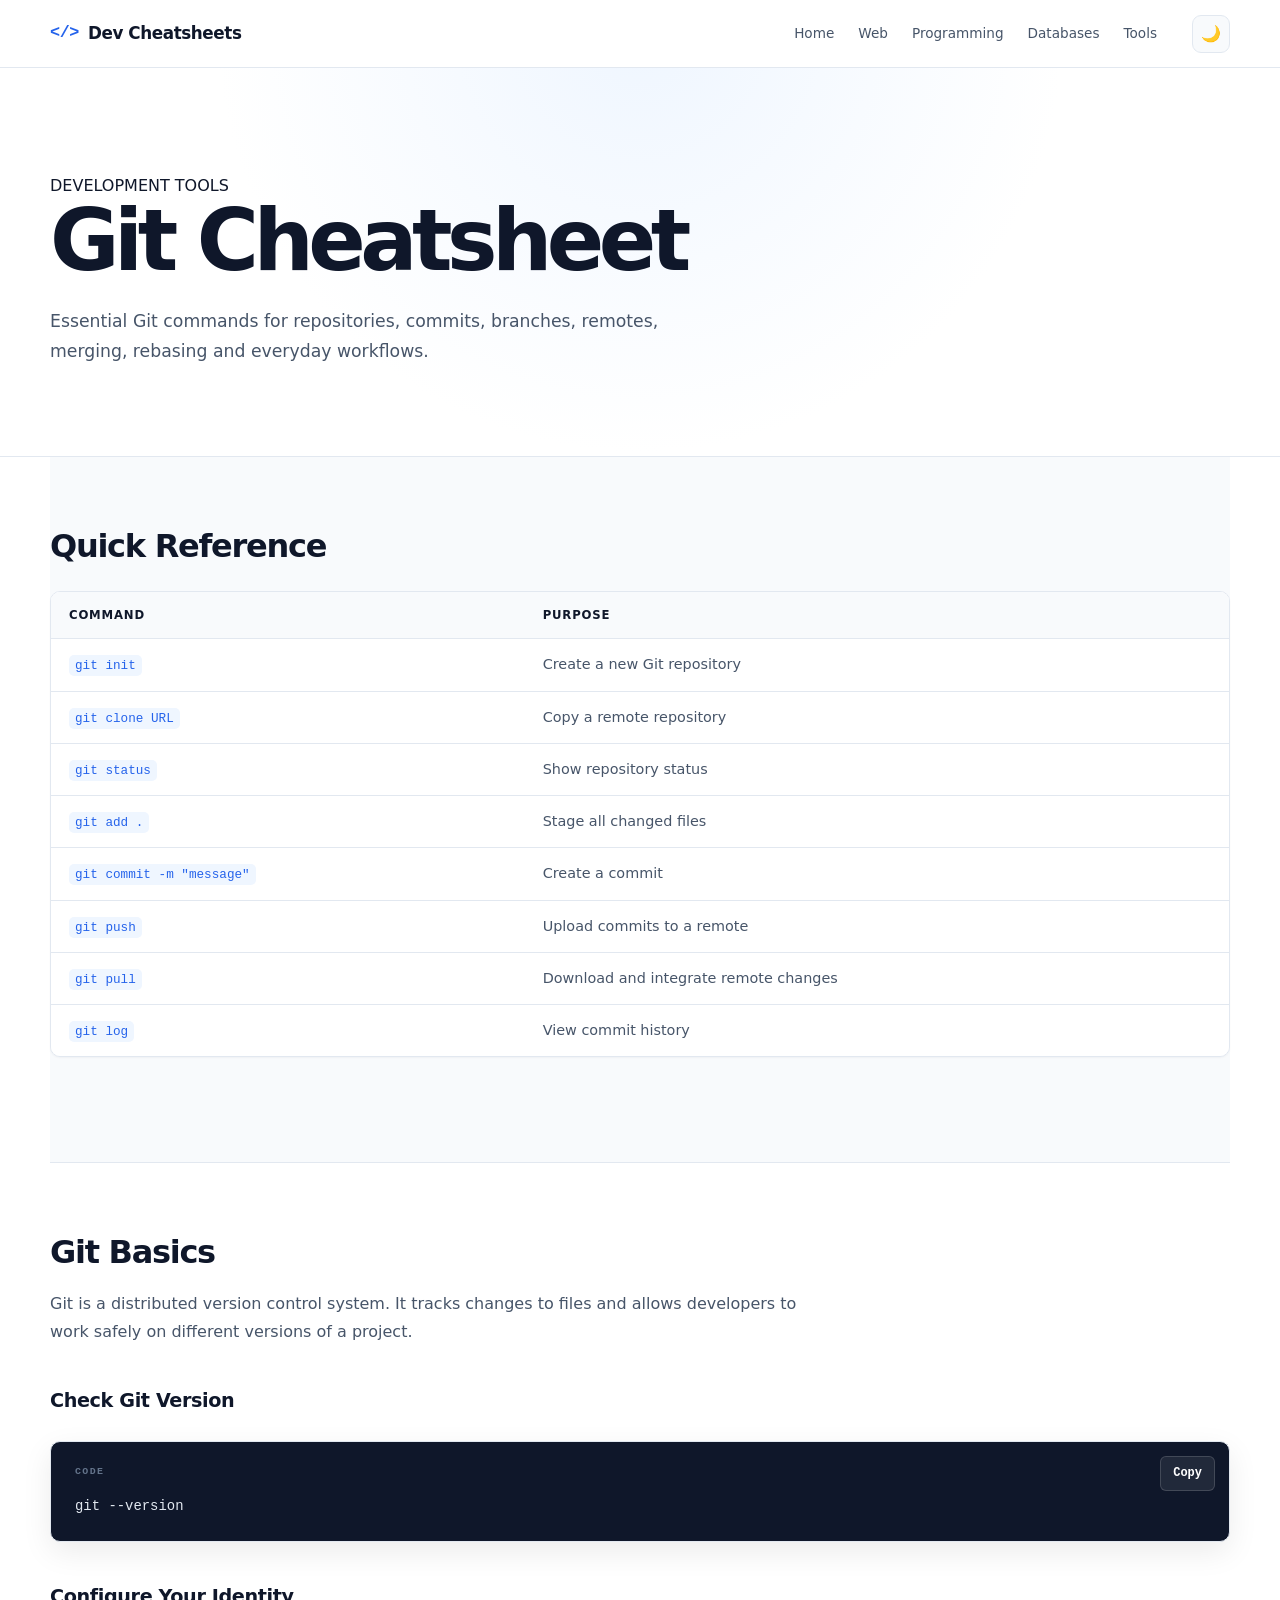
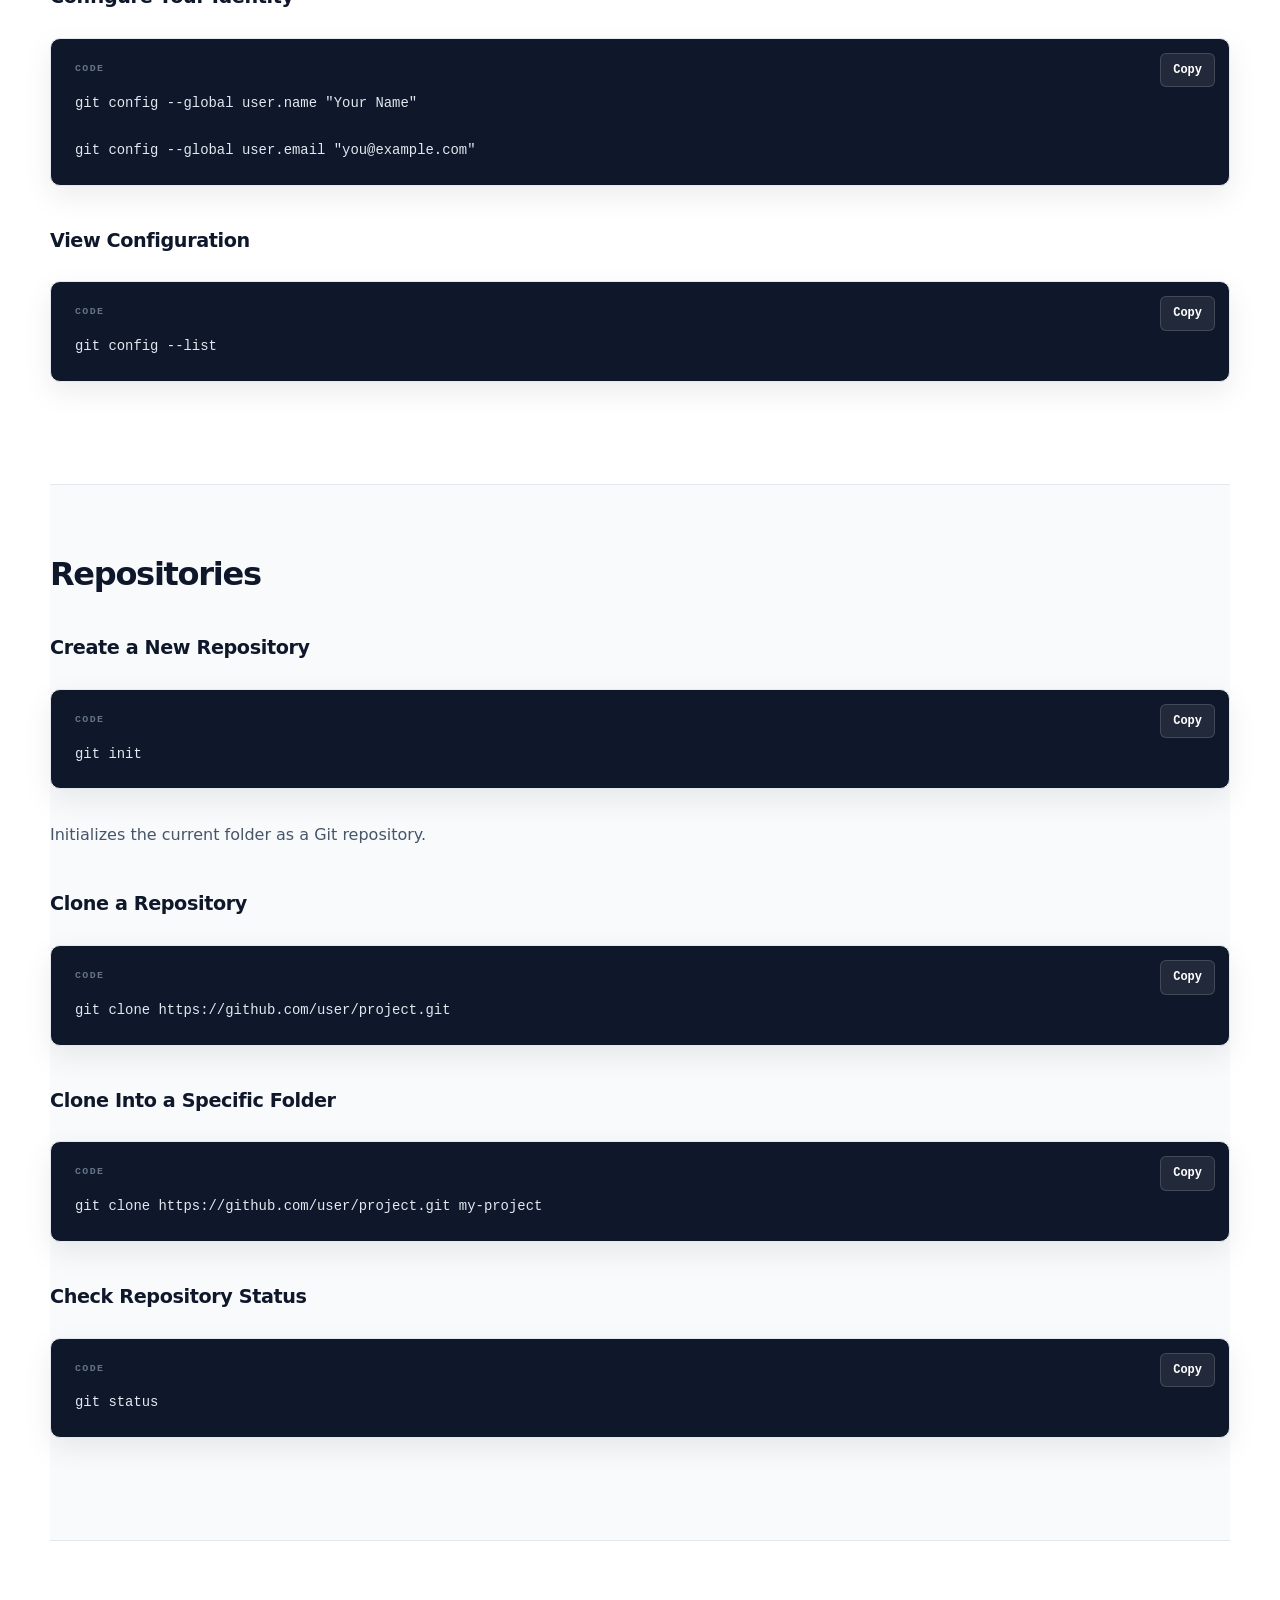
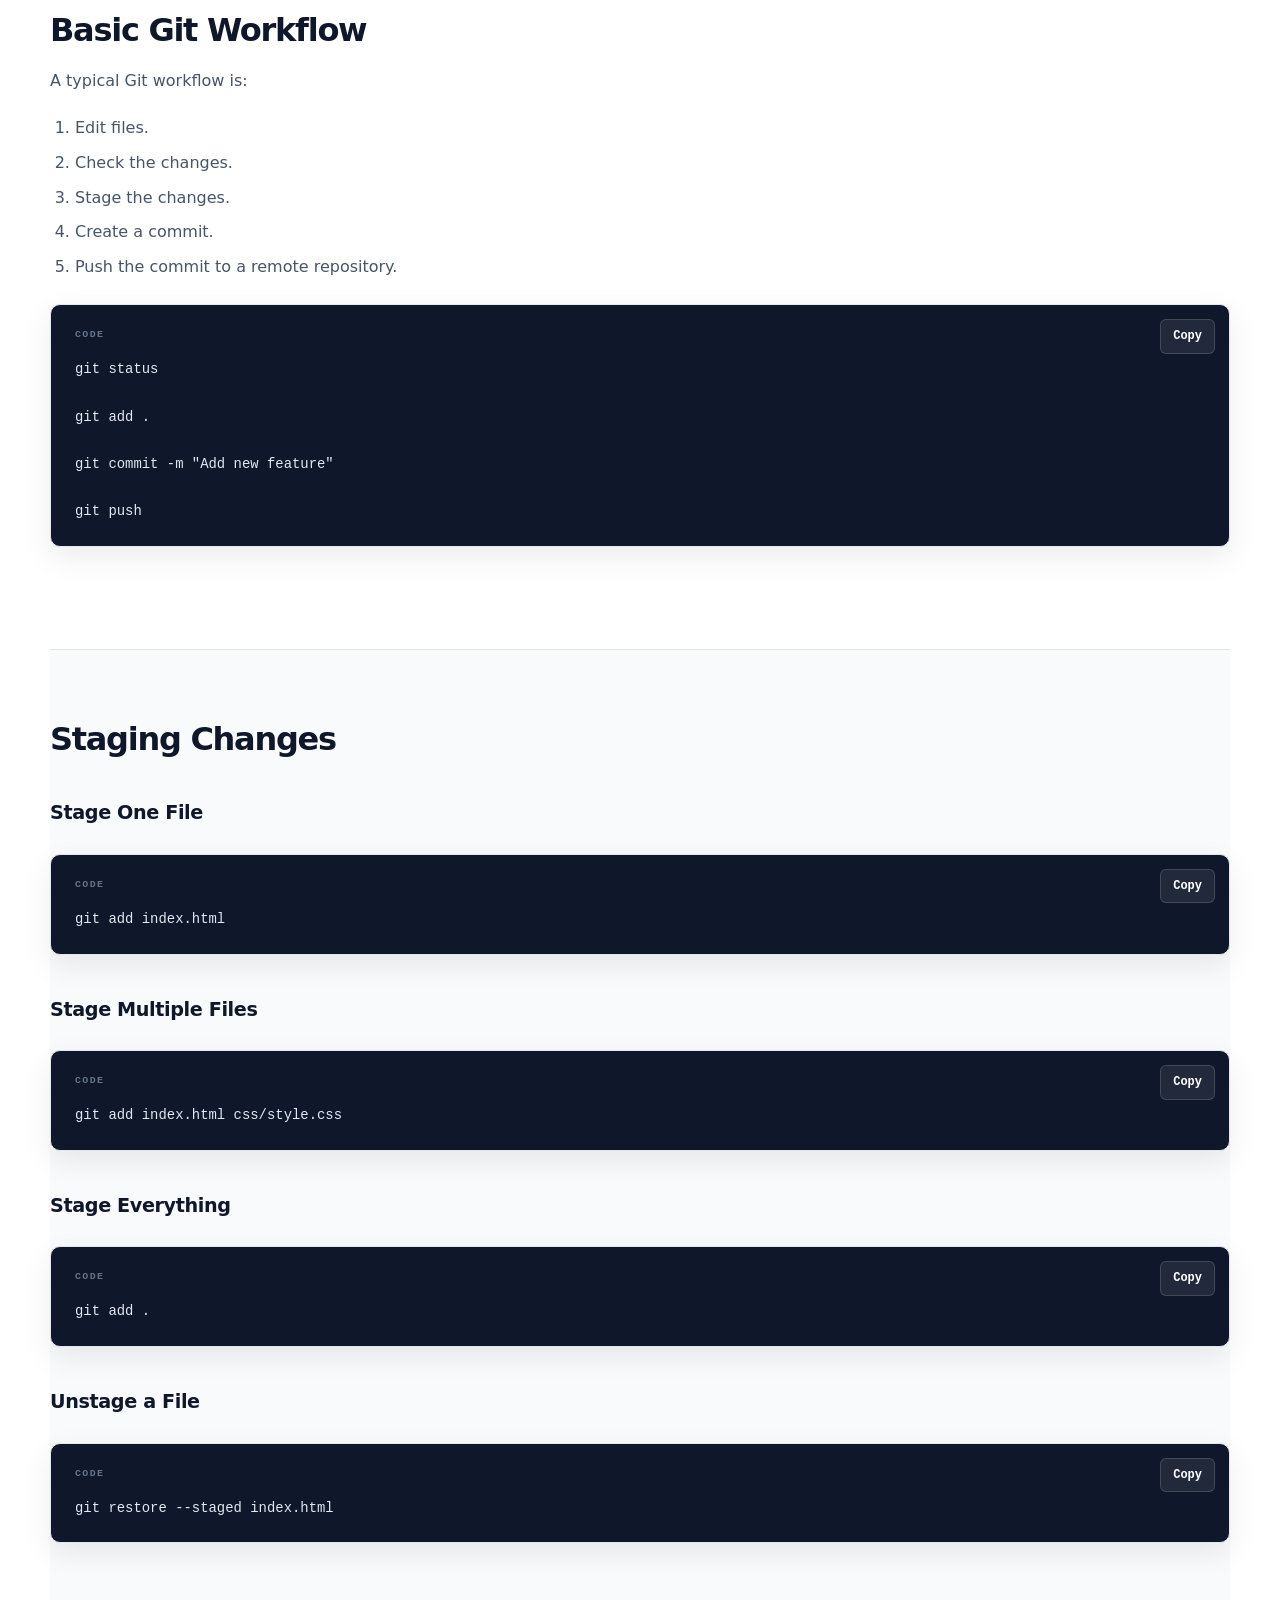
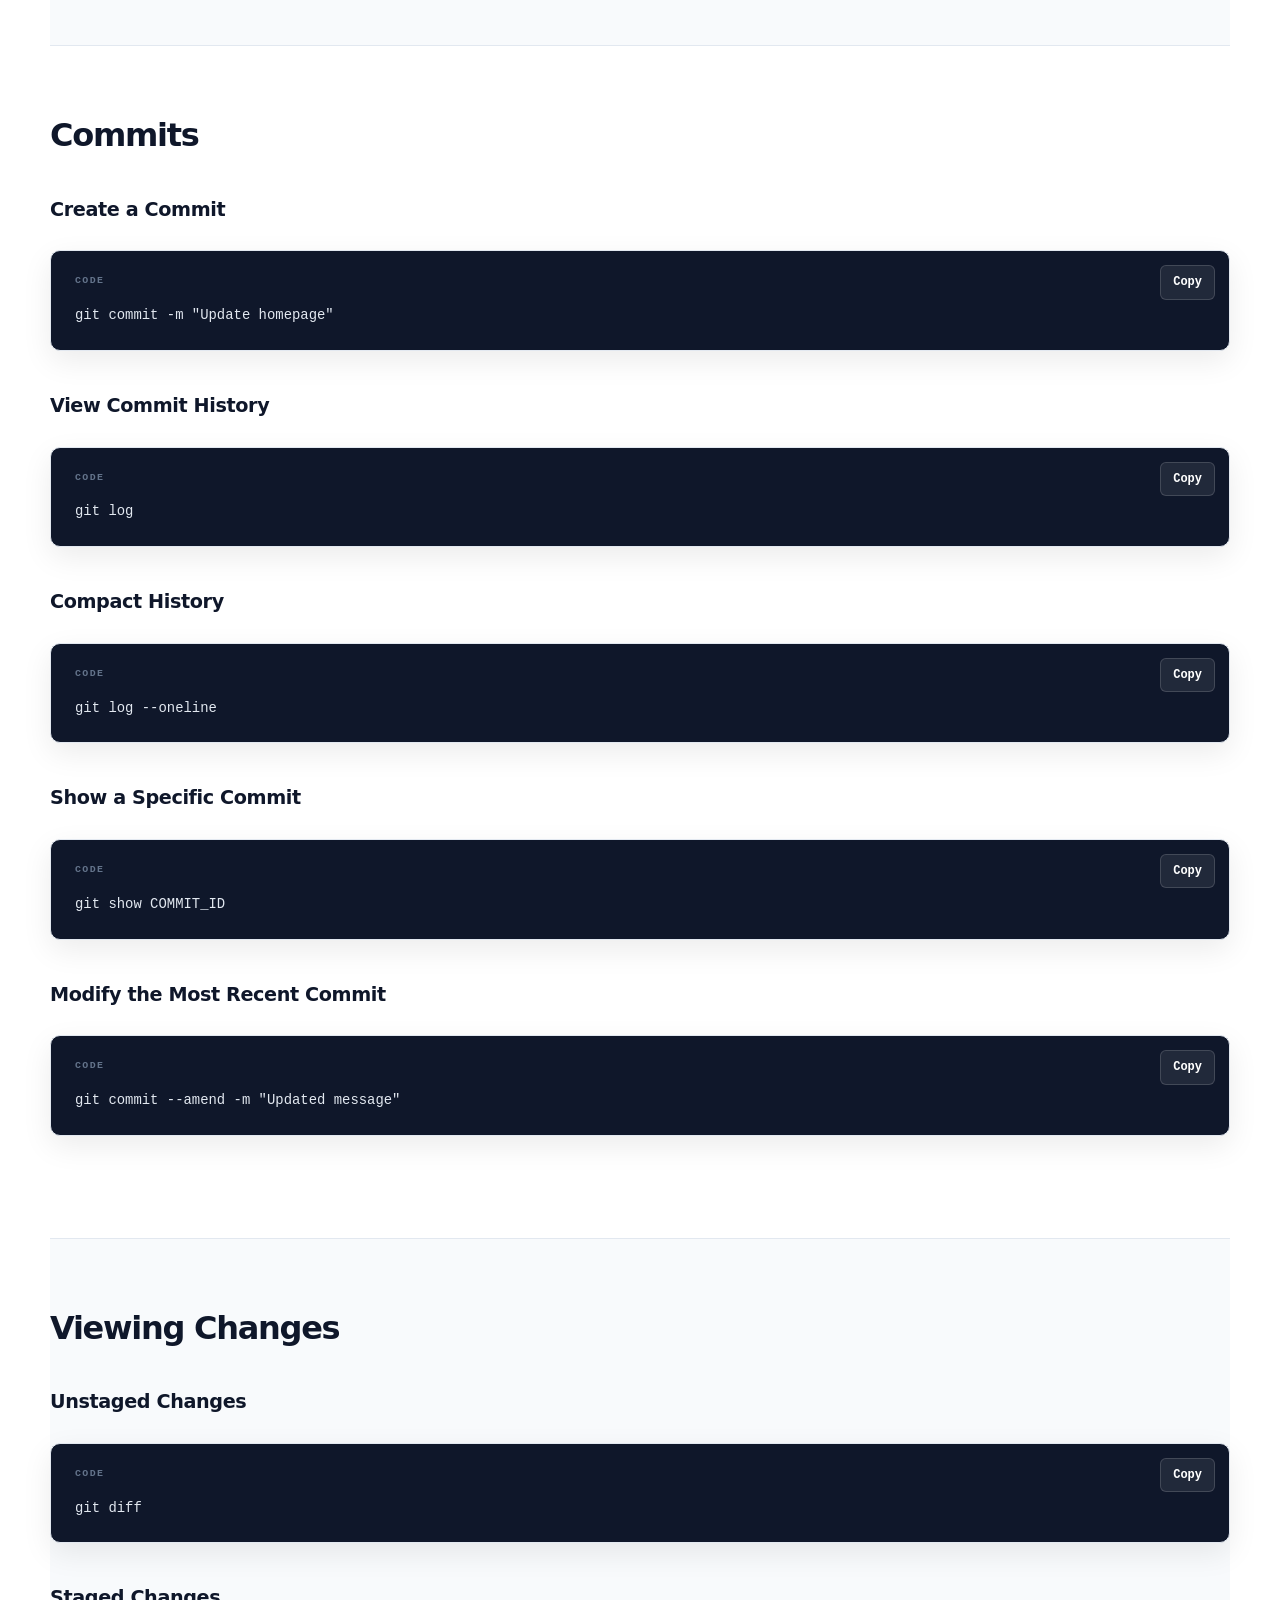
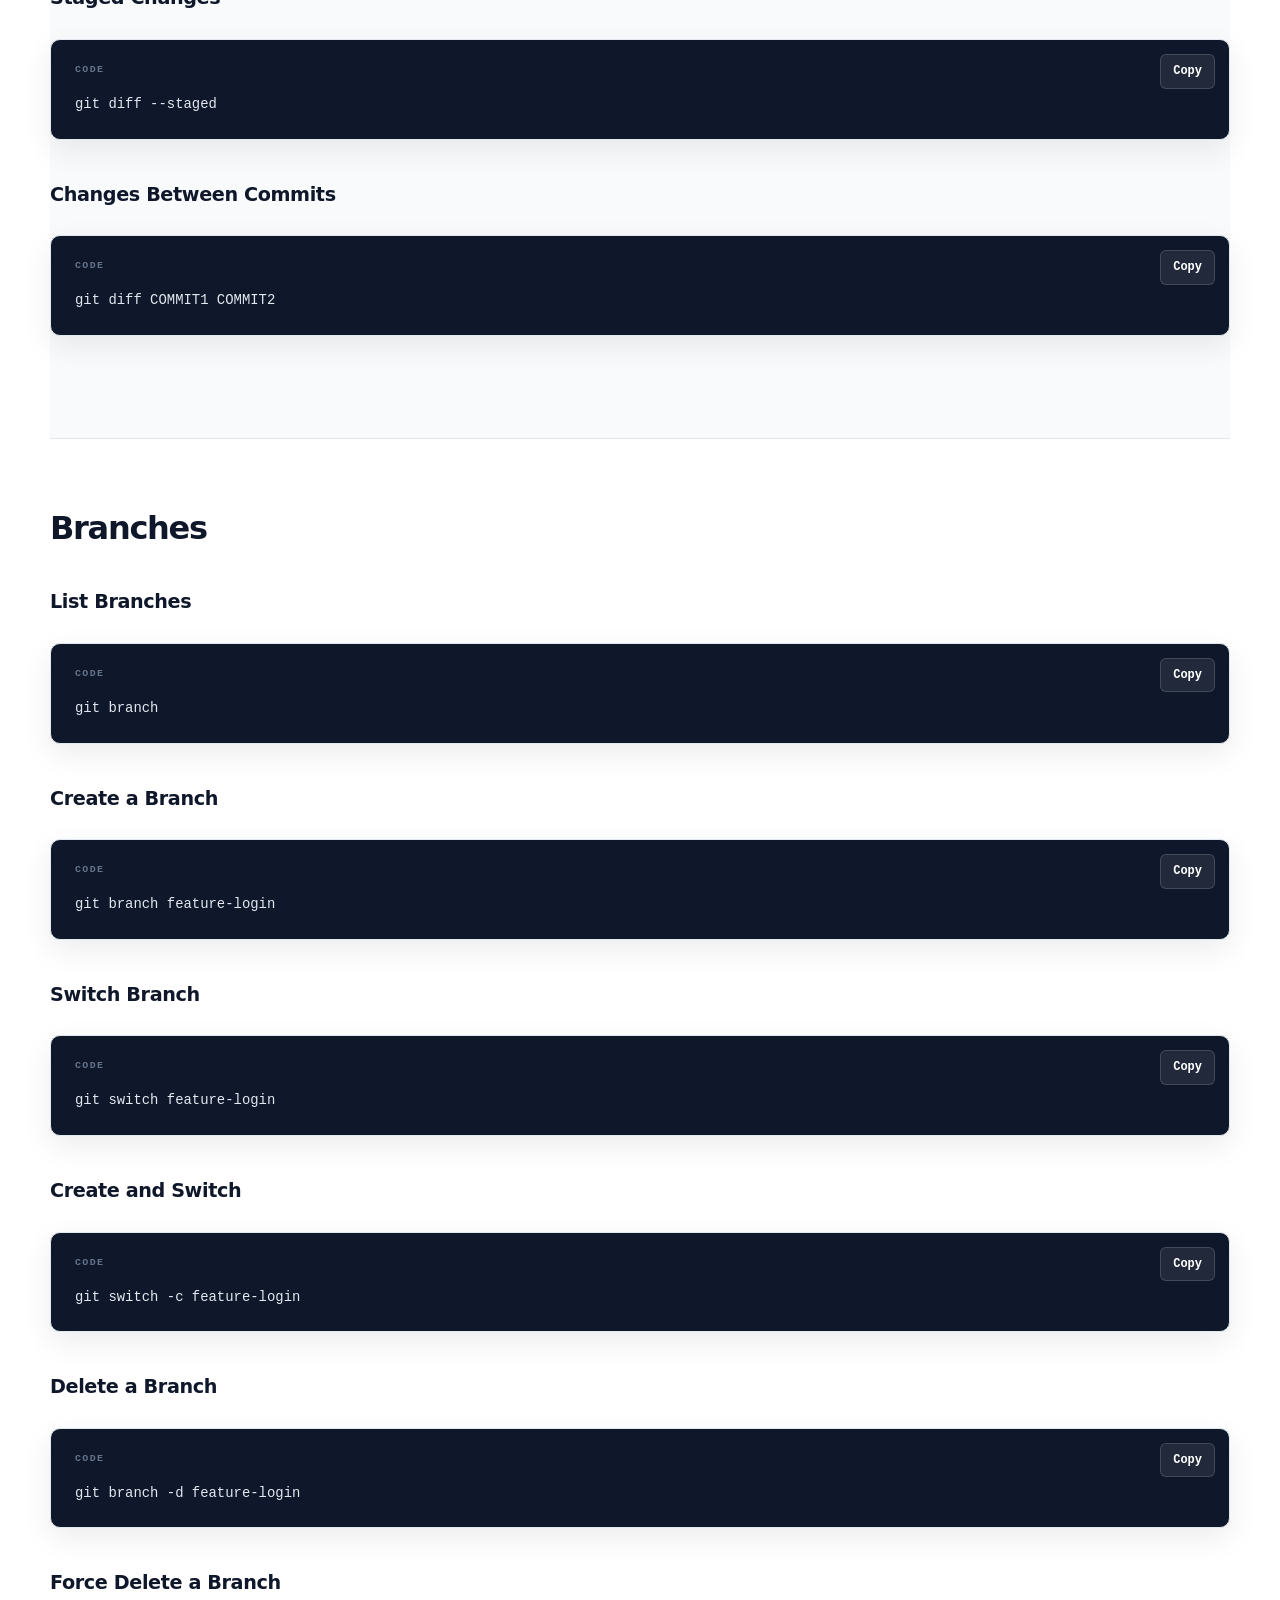
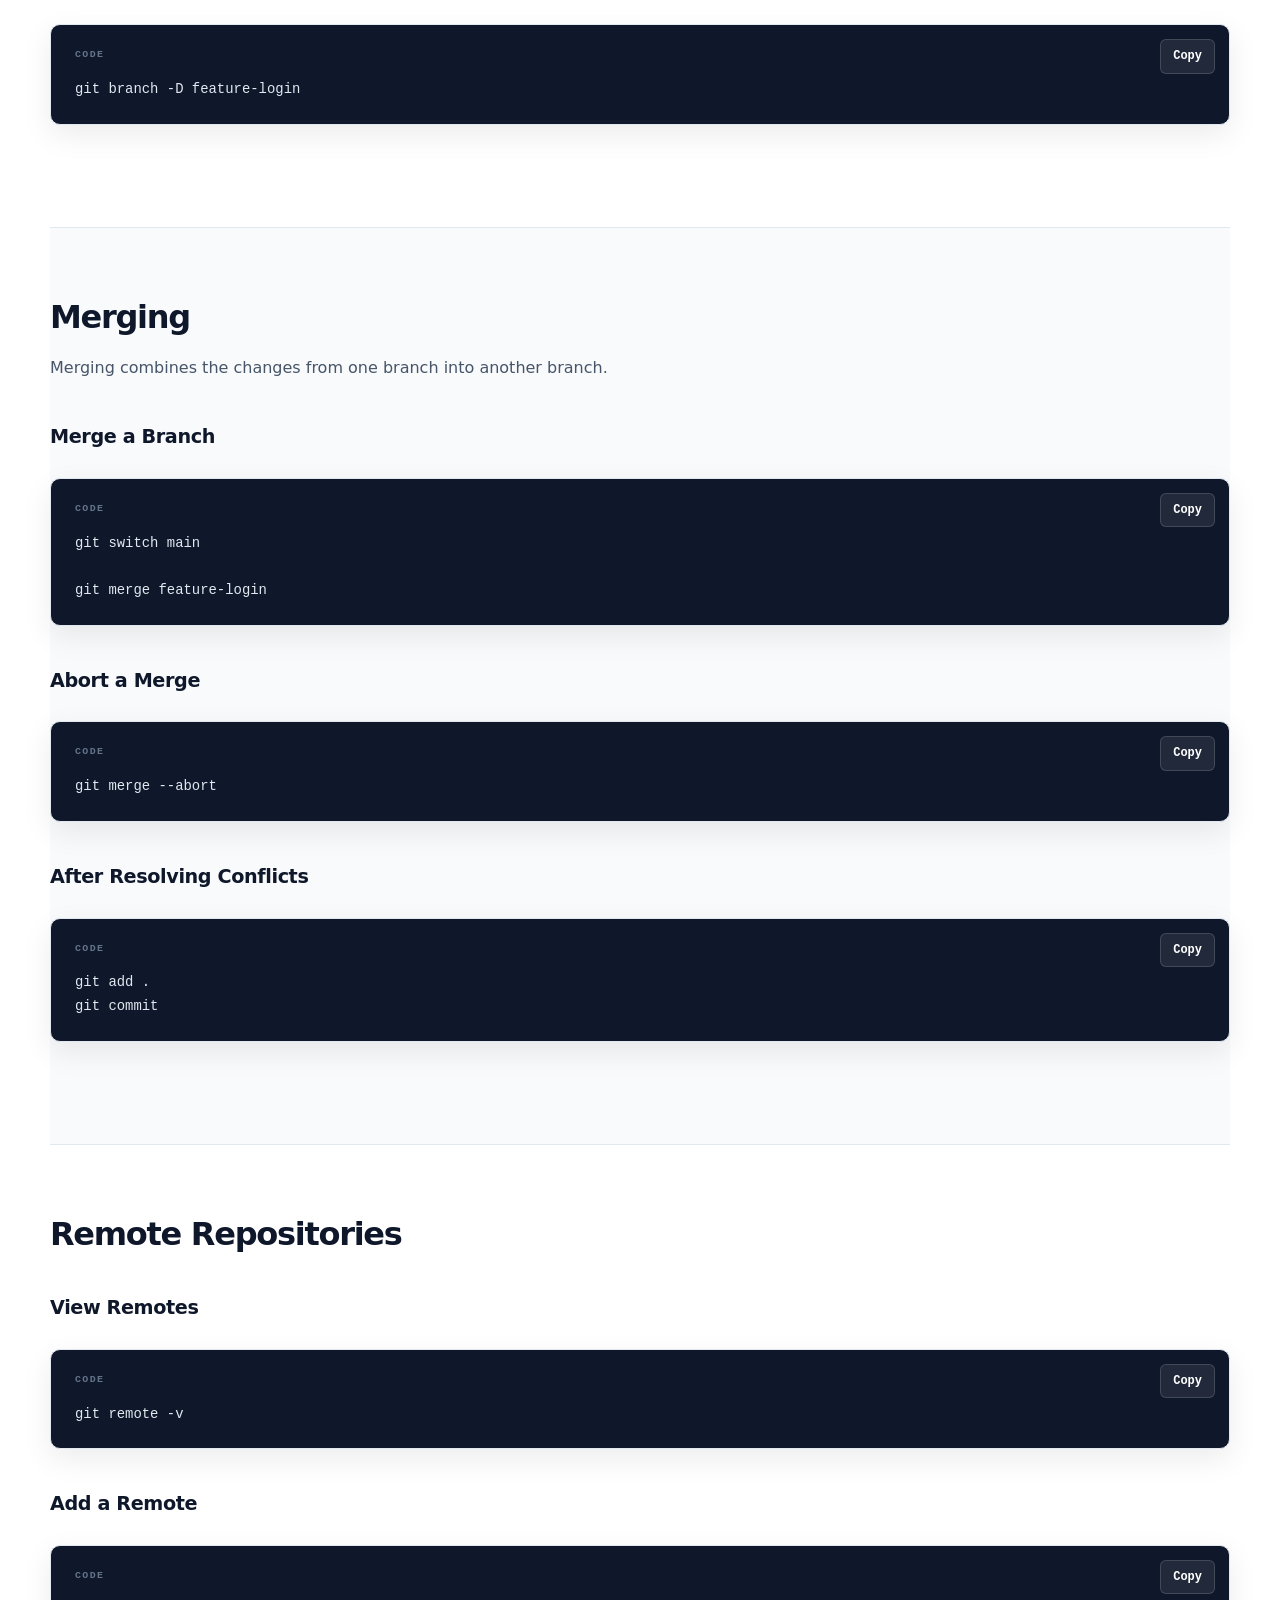
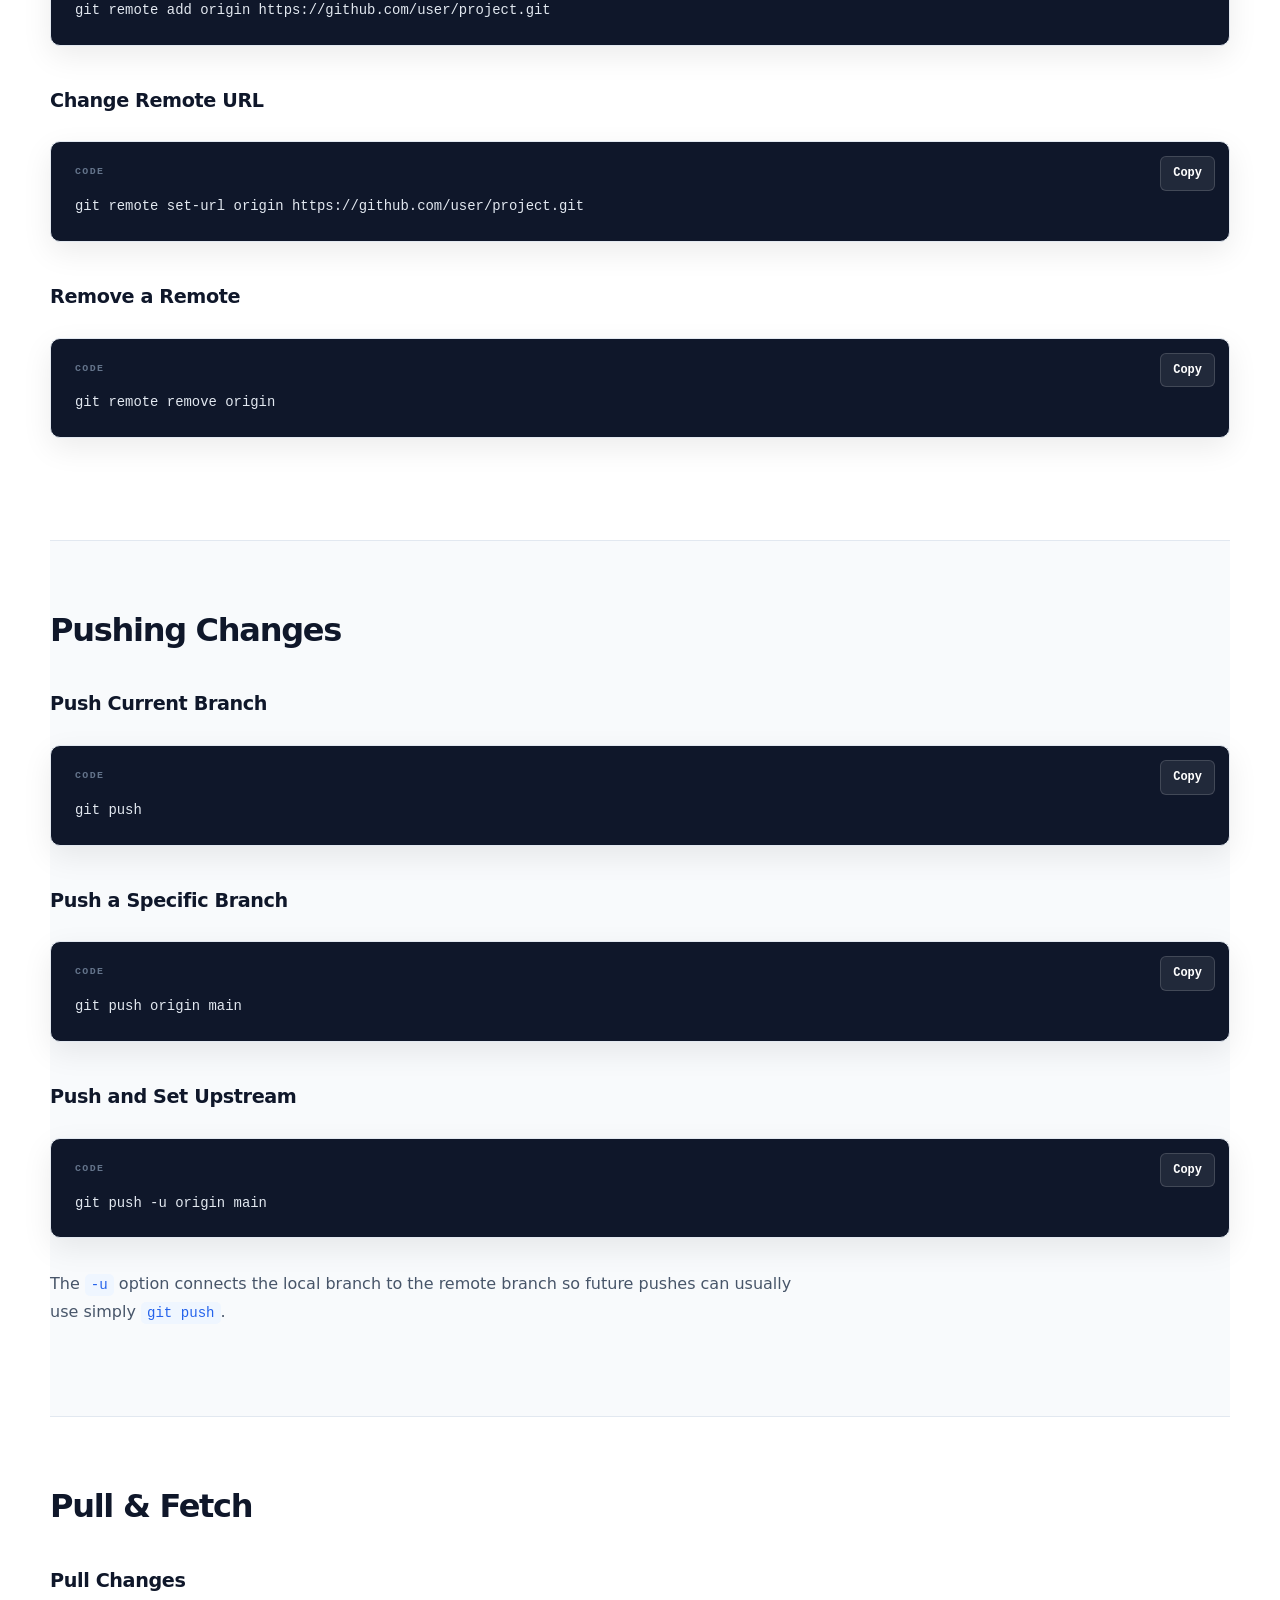
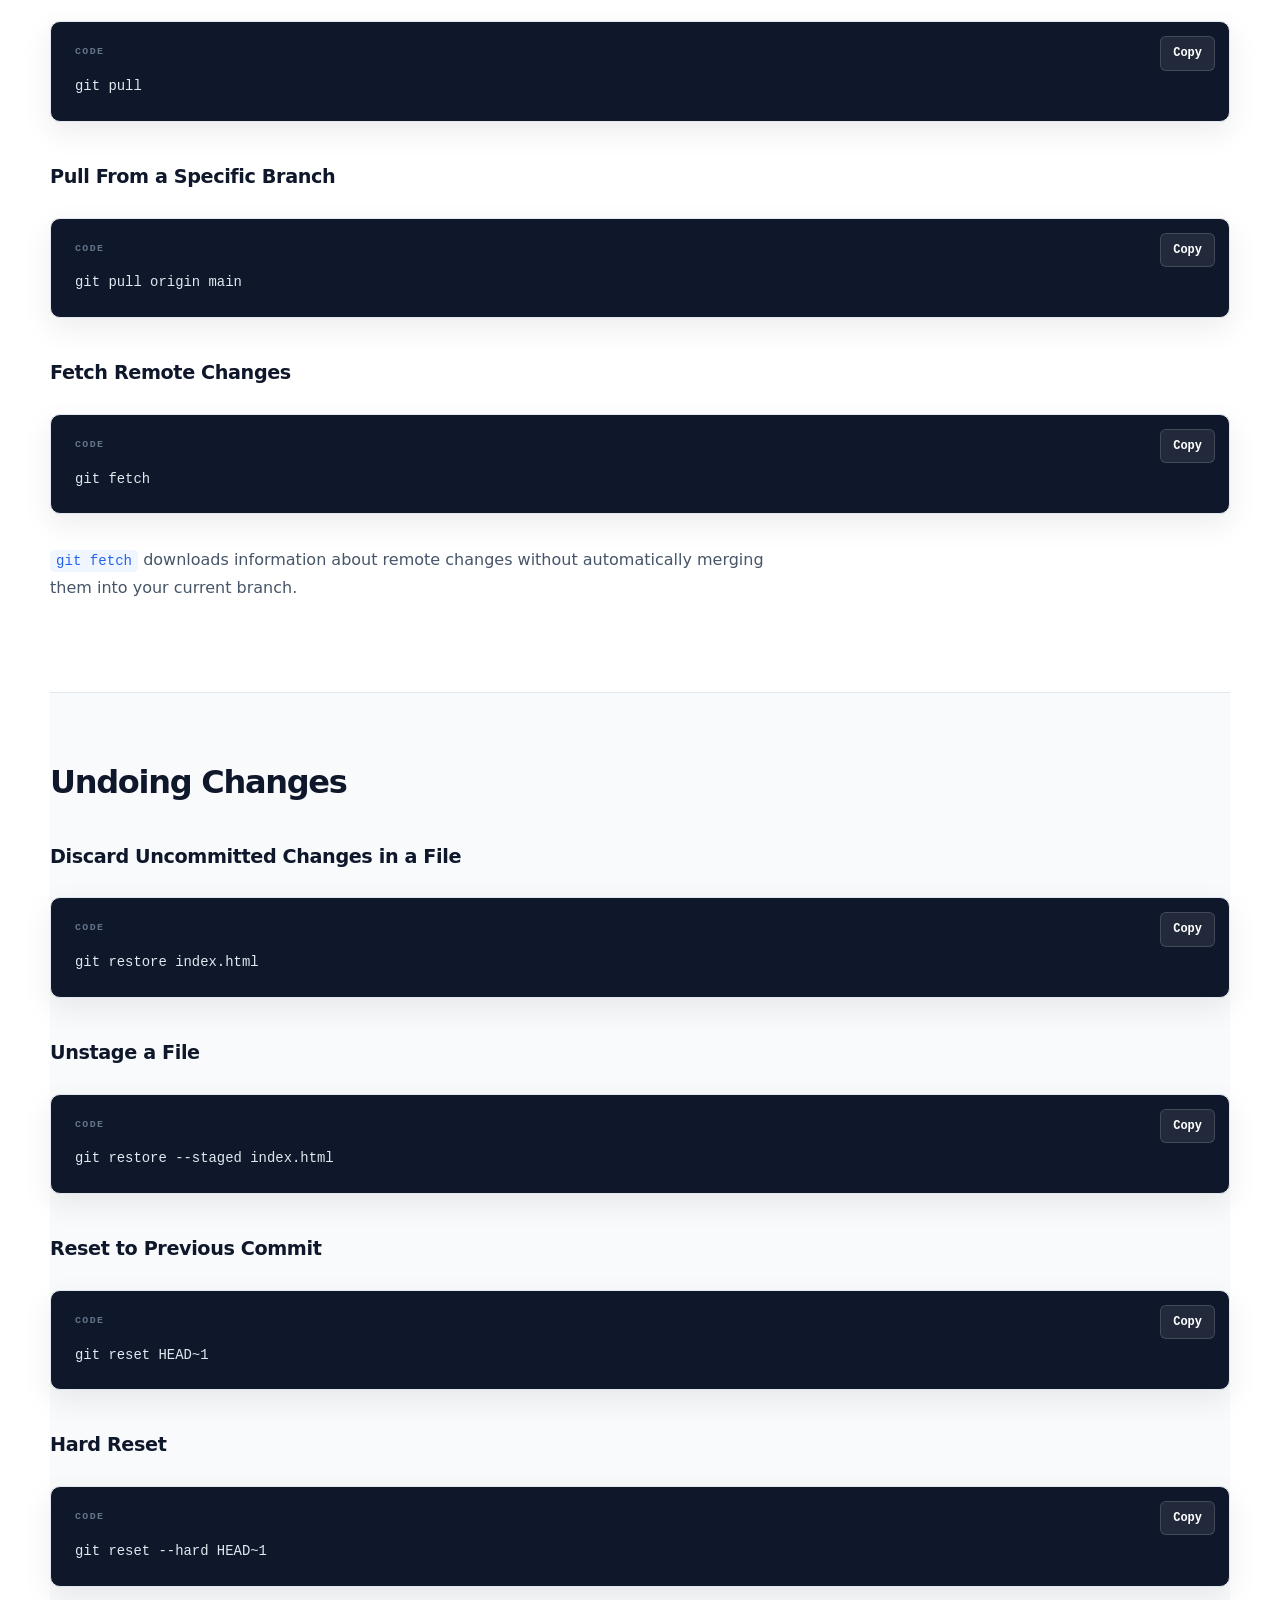
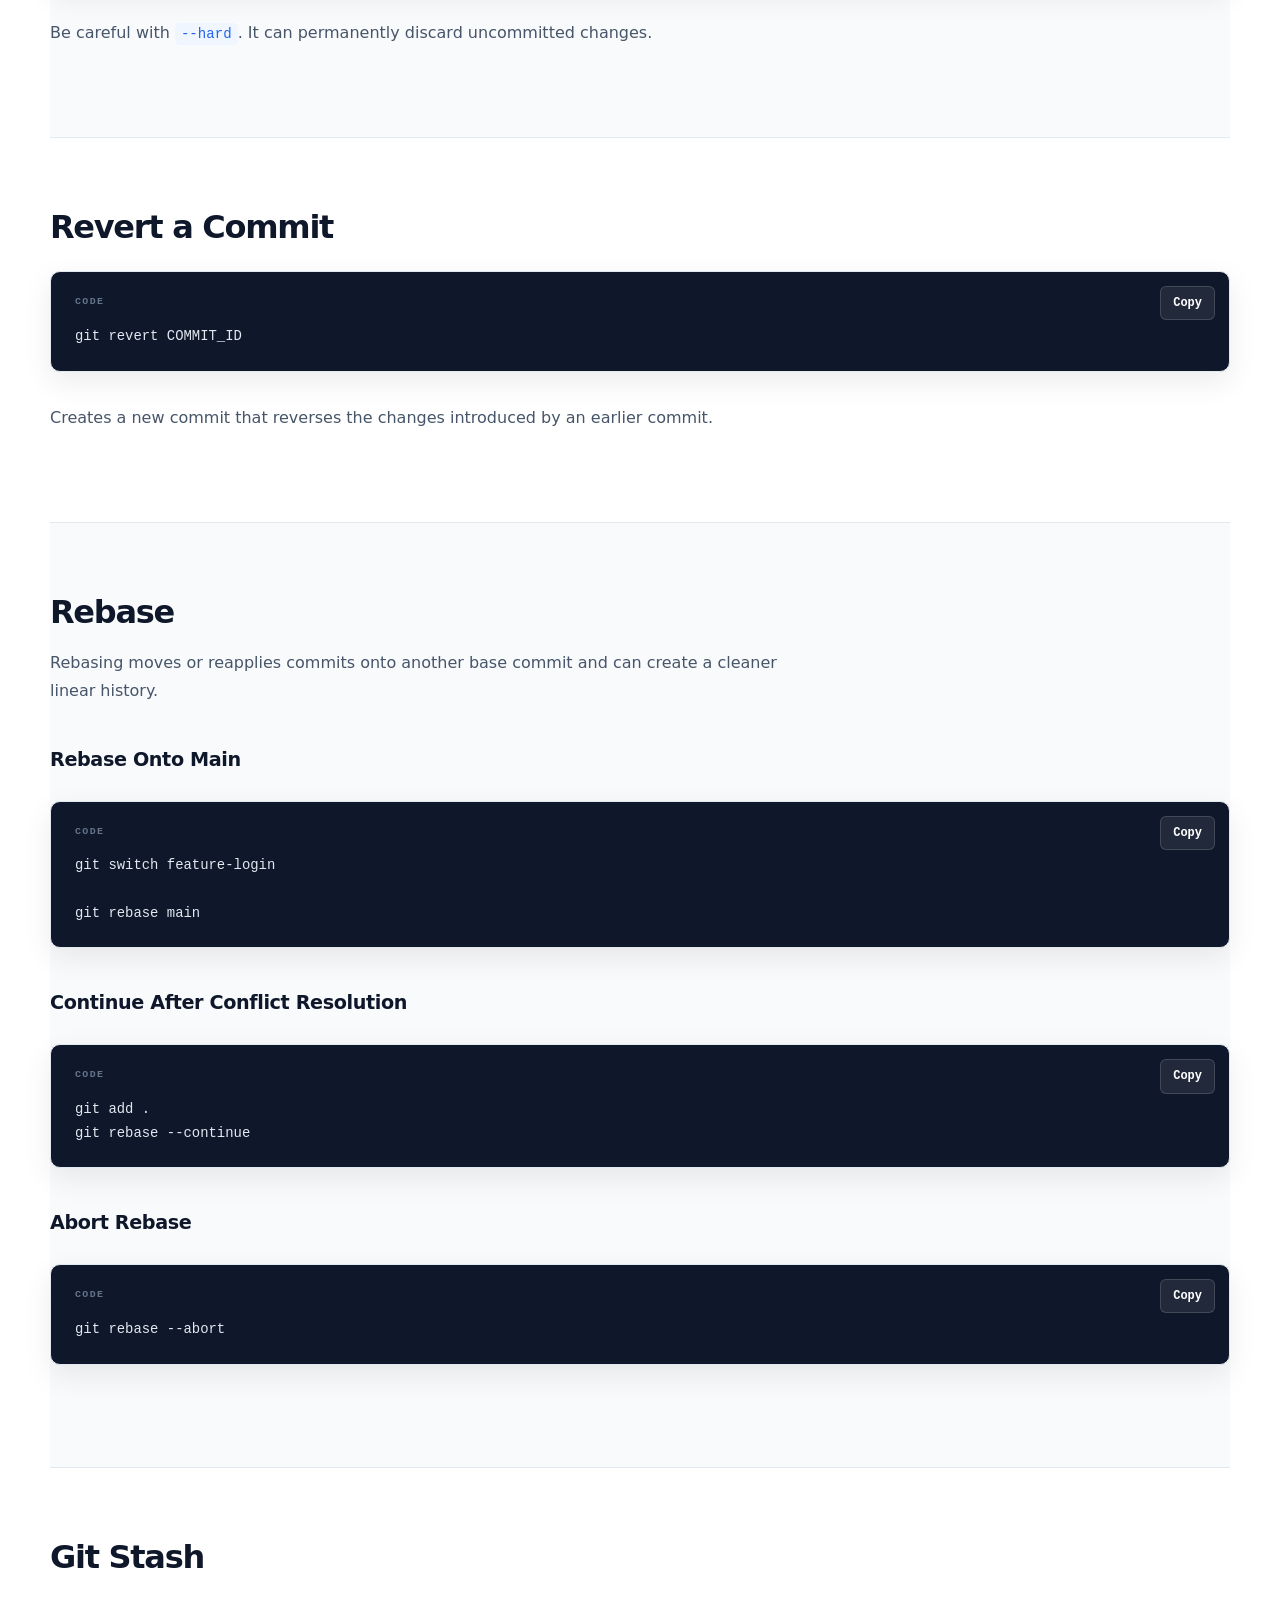
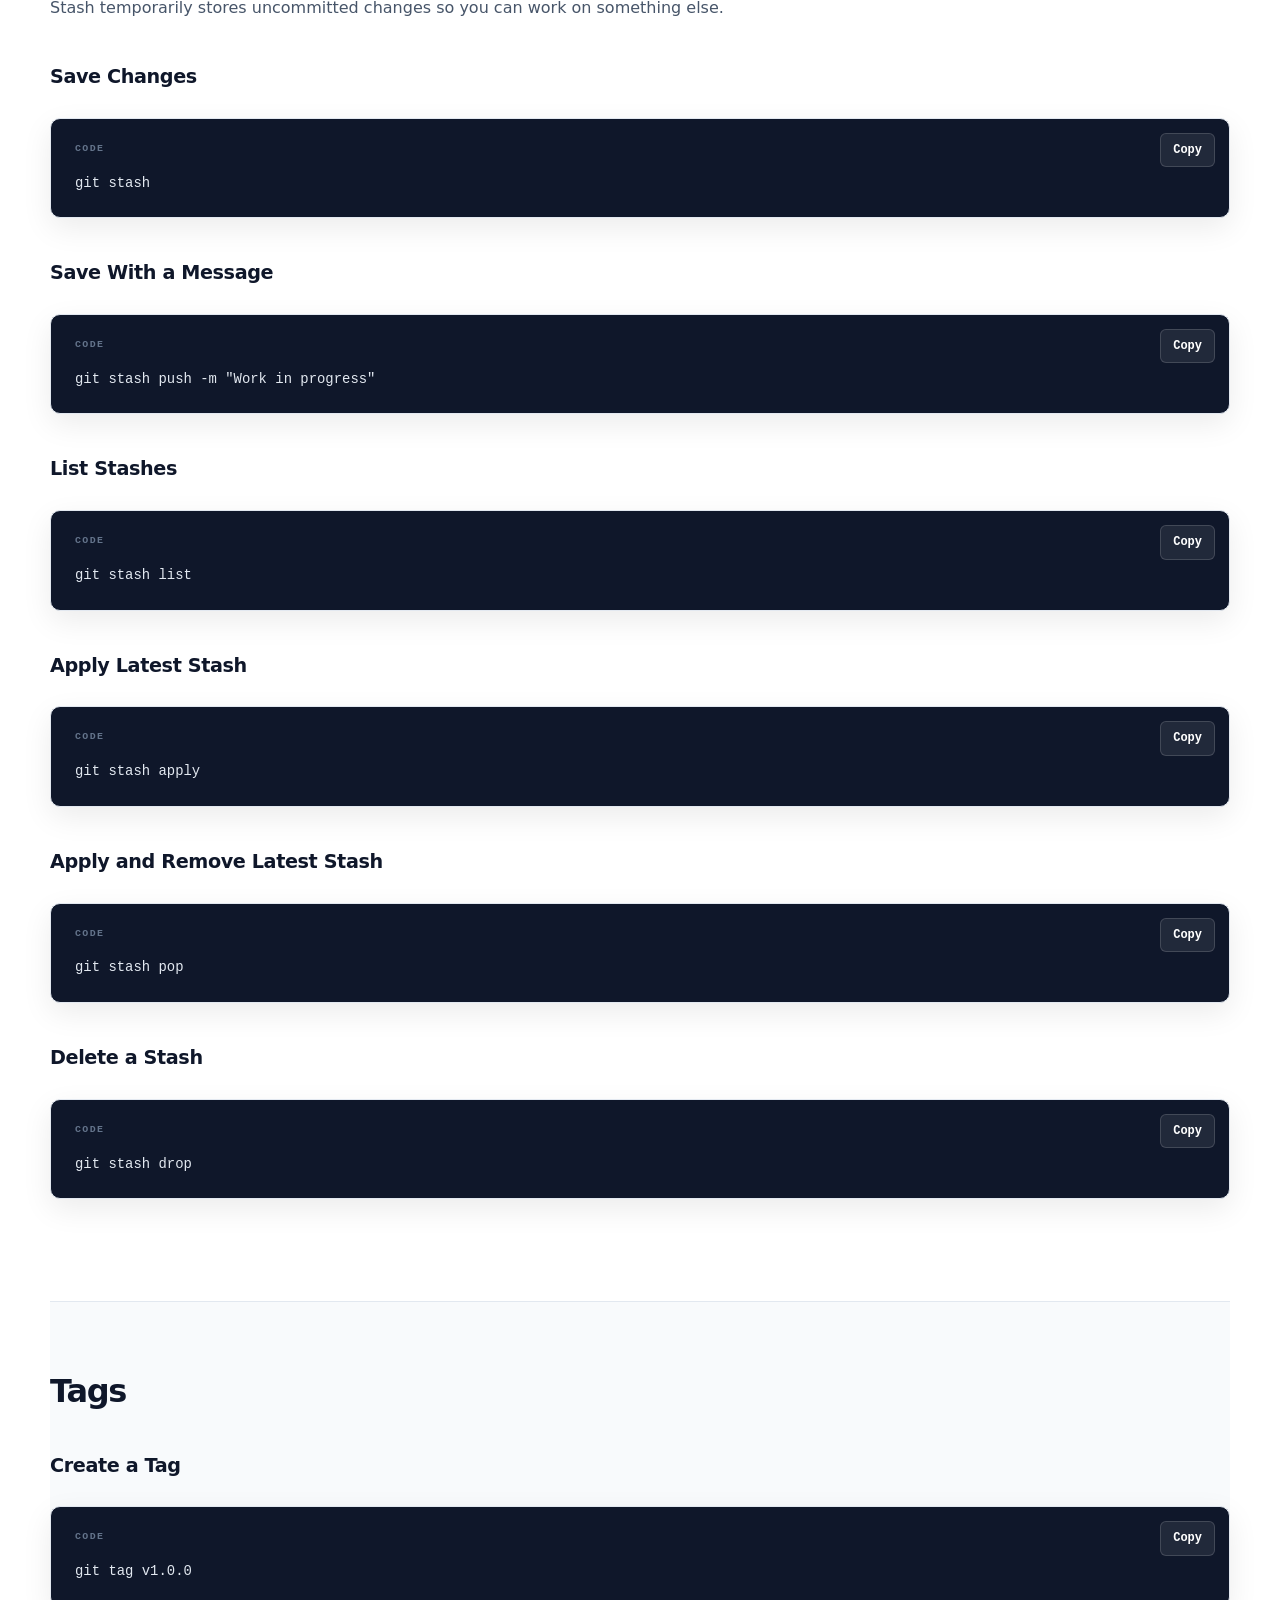
<file: cheatsheets/git.html>
<!DOCTYPE html>
<html lang="en">
<head>
    <meta charset="UTF-8">

    <meta
        name="viewport"
        content="width=device-width, initial-scale=1.0"
    >

    <meta
        name="description"
        content="Git cheatsheet covering essential commands, branches, commits, remotes, merging, rebasing and workflows."
    >

    <title>Git Cheatsheet | Dev Cheatsheets</title>

    <link rel="stylesheet" href="../css/style.css">
</head>

<body>

    <!-- =====================================================
         HEADER
    ====================================================== -->

    <header class="site-header">
        <div class="container header-inner">

            <a href="../index.html" class="logo">
                Dev Cheatsheets
            </a>

            <nav class="main-nav" aria-label="Main navigation">
                <a href="../index.html">Home</a>
                <a href="../index.html#web-development">Web</a>
                <a href="../index.html#programming">Programming</a>
                <a href="../index.html#databases">Databases</a>
                <a href="../index.html#tools">Tools</a>
            </nav>

            <button
                class="theme-toggle"
                id="themeToggle"
                type="button"
                aria-label="Toggle dark mode"
            >
                🌙
            </button>

        </div>
    </header>


    <!-- =====================================================
         MAIN
    ====================================================== -->

    <main>

        <!-- HERO -->

        <section class="hero">
            <div class="container hero-text">

                <p class="eyebrow">
                    DEVELOPMENT TOOLS
                </p>

                <h1>Git Cheatsheet</h1>

                <p class="hero-description">
                    Essential Git commands for repositories,
                    commits, branches, remotes, merging,
                    rebasing and everyday workflows.
                </p>

            </div>
        </section>


        <!-- =================================================
             QUICK REFERENCE
        ================================================== -->

        <section class="container cheatsheet-section">

            <h2>Quick Reference</h2>

            <div class="table-wrapper">

                <table>

                    <thead>
                        <tr>
                            <th>Command</th>
                            <th>Purpose</th>
                        </tr>
                    </thead>

                    <tbody>

                        <tr>
                            <td><code>git init</code></td>
                            <td>Create a new Git repository</td>
                        </tr>

                        <tr>
                            <td><code>git clone URL</code></td>
                            <td>Copy a remote repository</td>
                        </tr>

                        <tr>
                            <td><code>git status</code></td>
                            <td>Show repository status</td>
                        </tr>

                        <tr>
                            <td><code>git add .</code></td>
                            <td>Stage all changed files</td>
                        </tr>

                        <tr>
                            <td><code>git commit -m "message"</code></td>
                            <td>Create a commit</td>
                        </tr>

                        <tr>
                            <td><code>git push</code></td>
                            <td>Upload commits to a remote</td>
                        </tr>

                        <tr>
                            <td><code>git pull</code></td>
                            <td>Download and integrate remote changes</td>
                        </tr>

                        <tr>
                            <td><code>git log</code></td>
                            <td>View commit history</td>
                        </tr>

                    </tbody>

                </table>

            </div>

        </section>


        <!-- =================================================
             GIT BASICS
        ================================================== -->

        <section class="container cheatsheet-section">

            <h2>Git Basics</h2>

            <p>
                Git is a distributed version control system.
                It tracks changes to files and allows developers
                to work safely on different versions of a project.
            </p>

            <h3>Check Git Version</h3>

            <pre><code>git --version</code></pre>

            <h3>Configure Your Identity</h3>

            <pre><code>git config --global user.name "Your Name"

git config --global user.email "you@example.com"</code></pre>

            <h3>View Configuration</h3>

            <pre><code>git config --list</code></pre>

        </section>


        <!-- =================================================
             CREATE REPOSITORY
        ================================================== -->

        <section class="container cheatsheet-section">

            <h2>Repositories</h2>

            <h3>Create a New Repository</h3>

            <pre><code>git init</code></pre>

            <p>
                Initializes the current folder as a Git repository.
            </p>

            <h3>Clone a Repository</h3>

            <pre><code>git clone https://github.com/user/project.git</code></pre>

            <h3>Clone Into a Specific Folder</h3>

            <pre><code>git clone https://github.com/user/project.git my-project</code></pre>

            <h3>Check Repository Status</h3>

            <pre><code>git status</code></pre>

        </section>


        <!-- =================================================
             GIT WORKFLOW
        ================================================== -->

        <section class="container cheatsheet-section">

            <h2>Basic Git Workflow</h2>

            <p>
                A typical Git workflow is:
            </p>

            <ol>
                <li>Edit files.</li>
                <li>Check the changes.</li>
                <li>Stage the changes.</li>
                <li>Create a commit.</li>
                <li>Push the commit to a remote repository.</li>
            </ol>

            <pre><code>git status

git add .

git commit -m "Add new feature"

git push</code></pre>

        </section>


        <!-- =================================================
             STAGING
        ================================================== -->

        <section class="container cheatsheet-section">

            <h2>Staging Changes</h2>

            <h3>Stage One File</h3>

            <pre><code>git add index.html</code></pre>

            <h3>Stage Multiple Files</h3>

            <pre><code>git add index.html css/style.css</code></pre>

            <h3>Stage Everything</h3>

            <pre><code>git add .</code></pre>

            <h3>Unstage a File</h3>

            <pre><code>git restore --staged index.html</code></pre>

        </section>


        <!-- =================================================
             COMMITS
        ================================================== -->

        <section class="container cheatsheet-section">

            <h2>Commits</h2>

            <h3>Create a Commit</h3>

            <pre><code>git commit -m "Update homepage"</code></pre>

            <h3>View Commit History</h3>

            <pre><code>git log</code></pre>

            <h3>Compact History</h3>

            <pre><code>git log --oneline</code></pre>

            <h3>Show a Specific Commit</h3>

            <pre><code>git show COMMIT_ID</code></pre>

            <h3>Modify the Most Recent Commit</h3>

            <pre><code>git commit --amend -m "Updated message"</code></pre>

        </section>


        <!-- =================================================
             DIFFERENCES
        ================================================== -->

        <section class="container cheatsheet-section">

            <h2>Viewing Changes</h2>

            <h3>Unstaged Changes</h3>

            <pre><code>git diff</code></pre>

            <h3>Staged Changes</h3>

            <pre><code>git diff --staged</code></pre>

            <h3>Changes Between Commits</h3>

            <pre><code>git diff COMMIT1 COMMIT2</code></pre>

        </section>


        <!-- =================================================
             BRANCHES
        ================================================== -->

        <section class="container cheatsheet-section">

            <h2>Branches</h2>

            <h3>List Branches</h3>

            <pre><code>git branch</code></pre>

            <h3>Create a Branch</h3>

            <pre><code>git branch feature-login</code></pre>

            <h3>Switch Branch</h3>

            <pre><code>git switch feature-login</code></pre>

            <h3>Create and Switch</h3>

            <pre><code>git switch -c feature-login</code></pre>

            <h3>Delete a Branch</h3>

            <pre><code>git branch -d feature-login</code></pre>

            <h3>Force Delete a Branch</h3>

            <pre><code>git branch -D feature-login</code></pre>

        </section>


        <!-- =================================================
             MERGING
        ================================================== -->

        <section class="container cheatsheet-section">

            <h2>Merging</h2>

            <p>
                Merging combines the changes from one branch
                into another branch.
            </p>

            <h3>Merge a Branch</h3>

            <pre><code>git switch main

git merge feature-login</code></pre>

            <h3>Abort a Merge</h3>

            <pre><code>git merge --abort</code></pre>

            <h3>After Resolving Conflicts</h3>

            <pre><code>git add .
git commit</code></pre>

        </section>


        <!-- =================================================
             REMOTES
        ================================================== -->

        <section class="container cheatsheet-section">

            <h2>Remote Repositories</h2>

            <h3>View Remotes</h3>

            <pre><code>git remote -v</code></pre>

            <h3>Add a Remote</h3>

            <pre><code>git remote add origin https://github.com/user/project.git</code></pre>

            <h3>Change Remote URL</h3>

            <pre><code>git remote set-url origin https://github.com/user/project.git</code></pre>

            <h3>Remove a Remote</h3>

            <pre><code>git remote remove origin</code></pre>

        </section>


        <!-- =================================================
             PUSH
        ================================================== -->

        <section class="container cheatsheet-section">

            <h2>Pushing Changes</h2>

            <h3>Push Current Branch</h3>

            <pre><code>git push</code></pre>

            <h3>Push a Specific Branch</h3>

            <pre><code>git push origin main</code></pre>

            <h3>Push and Set Upstream</h3>

            <pre><code>git push -u origin main</code></pre>

            <p>
                The <code>-u</code> option connects the local
                branch to the remote branch so future pushes
                can usually use simply <code>git push</code>.
            </p>

        </section>


        <!-- =================================================
             PULL AND FETCH
        ================================================== -->

        <section class="container cheatsheet-section">

            <h2>Pull &amp; Fetch</h2>

            <h3>Pull Changes</h3>

            <pre><code>git pull</code></pre>

            <h3>Pull From a Specific Branch</h3>

            <pre><code>git pull origin main</code></pre>

            <h3>Fetch Remote Changes</h3>

            <pre><code>git fetch</code></pre>

            <p>
                <code>git fetch</code> downloads information about
                remote changes without automatically merging them
                into your current branch.
            </p>

        </section>


        <!-- =================================================
             RESET
        ================================================== -->

        <section class="container cheatsheet-section">

            <h2>Undoing Changes</h2>

            <h3>Discard Uncommitted Changes in a File</h3>

            <pre><code>git restore index.html</code></pre>

            <h3>Unstage a File</h3>

            <pre><code>git restore --staged index.html</code></pre>

            <h3>Reset to Previous Commit</h3>

            <pre><code>git reset HEAD~1</code></pre>

            <h3>Hard Reset</h3>

            <pre><code>git reset --hard HEAD~1</code></pre>

            <p>
                Be careful with <code>--hard</code>.
                It can permanently discard uncommitted changes.
            </p>

        </section>


        <!-- =================================================
             REVERT
        ================================================== -->

        <section class="container cheatsheet-section">

            <h2>Revert a Commit</h2>

            <pre><code>git revert COMMIT_ID</code></pre>

            <p>
                Creates a new commit that reverses the changes
                introduced by an earlier commit.
            </p>

        </section>


        <!-- =================================================
             REBASE
        ================================================== -->

        <section class="container cheatsheet-section">

            <h2>Rebase</h2>

            <p>
                Rebasing moves or reapplies commits onto another
                base commit and can create a cleaner linear history.
            </p>

            <h3>Rebase Onto Main</h3>

            <pre><code>git switch feature-login

git rebase main</code></pre>

            <h3>Continue After Conflict Resolution</h3>

            <pre><code>git add .
git rebase --continue</code></pre>

            <h3>Abort Rebase</h3>

            <pre><code>git rebase --abort</code></pre>

        </section>


        <!-- =================================================
             STASH
        ================================================== -->

        <section class="container cheatsheet-section">

            <h2>Git Stash</h2>

            <p>
                Stash temporarily stores uncommitted changes
                so you can work on something else.
            </p>

            <h3>Save Changes</h3>

            <pre><code>git stash</code></pre>

            <h3>Save With a Message</h3>

            <pre><code>git stash push -m "Work in progress"</code></pre>

            <h3>List Stashes</h3>

            <pre><code>git stash list</code></pre>

            <h3>Apply Latest Stash</h3>

            <pre><code>git stash apply</code></pre>

            <h3>Apply and Remove Latest Stash</h3>

            <pre><code>git stash pop</code></pre>

            <h3>Delete a Stash</h3>

            <pre><code>git stash drop</code></pre>

        </section>


        <!-- =================================================
             TAGS
        ================================================== -->

        <section class="container cheatsheet-section">

            <h2>Tags</h2>

            <h3>Create a Tag</h3>

            <pre><code>git tag v1.0.0</code></pre>

            <h3>List Tags</h3>

            <pre><code>git tag</code></pre>

            <h3>Push a Tag</h3>

            <pre><code>git push origin v1.0.0</code></pre>

            <h3>Push All Tags</h3>

            <pre><code>git push origin --tags</code></pre>

        </section>


        <!-- =================================================
             GITHUB WORKFLOW
        ================================================== -->

        <section class="container cheatsheet-section">

            <h2>Common GitHub Workflow</h2>

            <p>
                A common workflow for contributing to a project:
            </p>

            <pre><code>git clone https://github.com/user/project.git

cd project

git switch -c feature-name

# Make changes

git add .

git commit -m "Add feature"

git push -u origin feature-name</code></pre>

            <p>
                After pushing, a pull request can be opened on
                GitHub to propose merging the branch.
            </p>

        </section>


        <!-- =================================================
             .GITIGNORE
        ================================================== -->

        <section class="container cheatsheet-section">

            <h2>.gitignore</h2>

            <p>
                A <code>.gitignore</code> file tells Git which files
                or folders should not be tracked.
            </p>

            <pre><code>node_modules/
.env
dist/
build/
*.log
.DS_Store</code></pre>

            <h3>Example</h3>

            <pre><code>project/
├── index.html
├── package.json
├── node_modules/
└── .gitignore</code></pre>

            <p>
                With <code>node_modules/</code> in
                <code>.gitignore</code>, Git will ignore that folder.
            </p>

        </section>


        <!-- =================================================
             USEFUL COMMANDS
        ================================================== -->

        <section class="container cheatsheet-section">

            <h2>Useful Commands</h2>

            <div class="table-wrapper">

                <table>

                    <thead>
                        <tr>
                            <th>Command</th>
                            <th>Purpose</th>
                        </tr>
                    </thead>

                    <tbody>

                        <tr>
                            <td><code>git status</code></td>
                            <td>Show current status</td>
                        </tr>

                        <tr>
                            <td><code>git branch</code></td>
                            <td>List local branches</td>
                        </tr>

                        <tr>
                            <td><code>git branch -a</code></td>
                            <td>List local and remote branches</td>
                        </tr>

                        <tr>
                            <td><code>git remote -v</code></td>
                            <td>Show remote repositories</td>
                        </tr>

                        <tr>
                            <td><code>git log --oneline</code></td>
                            <td>Compact commit history</td>
                        </tr>

                        <tr>
                            <td><code>git reflog</code></td>
                            <td>View reference history</td>
                        </tr>

                        <tr>
                            <td><code>git clean -n</code></td>
                            <td>Preview untracked files that can be removed</td>
                        </tr>

                        <tr>
                            <td><code>git clean -f</code></td>
                            <td>Remove untracked files</td>
                        </tr>

                    </tbody>

                </table>

            </div>

        </section>


        <!-- =================================================
             COMMON WORKFLOW
        ================================================== -->

        <section class="container cheatsheet-section">

            <h2>Everyday Workflow</h2>

            <pre><code># Check what changed
git status

# See the actual changes
git diff

# Stage changes
git add .

# Create a commit
git commit -m "Describe the change"

# Get remote updates
git pull

# Upload your commits
git push</code></pre>

        </section>


        <!-- =================================================
             TROUBLESHOOTING
        ================================================== -->

        <section class="container cheatsheet-section">

            <h2>Common Problems</h2>

            <h3>“Nothing to commit”</h3>

            <pre><code>git status</code></pre>

            <p>
                Check whether your files actually changed and
                whether the changes were already committed.
            </p>

            <h3>Remote Not Configured</h3>

            <pre><code>git remote -v</code></pre>

            <p>
                If no remote exists, add one:
            </p>

            <pre><code>git remote add origin https://github.com/user/project.git</code></pre>

            <h3>Push Rejected</h3>

            <pre><code>git pull --rebase origin main
git push</code></pre>

            <p>
                Review the changes carefully if Git reports
                conflicts before continuing.
            </p>

        </section>


        <!-- =================================================
             IMPORTANT RULES
        ================================================== -->

        <section class="container cheatsheet-section">

            <h2>Important Git Rules</h2>

            <ul>
                <li>Commit small, logical changes.</li>
                <li>Write clear commit messages.</li>
                <li>Check <code>git status</code> frequently.</li>
                <li>Pull remote changes when appropriate.</li>
                <li>Do not commit passwords, API keys or secrets.</li>
                <li>Use <code>.gitignore</code> for files that should not be tracked.</li>
                <li>Be careful with destructive commands such as <code>reset --hard</code>.</li>
                <li>Do not rewrite shared history unless the team workflow allows it.</li>
            </ul>

        </section>


    </main>


    <!-- =====================================================
         FOOTER
    ====================================================== -->

    <footer class="site-footer">

        <div class="container footer-container">

            <div>
                <strong>Dev Cheatsheets</strong>
                <p>
                    A growing reference for developers.
                </p>
            </div>

            <div>
                <p>
                    Built with HTML, CSS &amp; JavaScript.
                </p>
            </div>

        </div>

    </footer>


    <script src="../js/app.js"></script>

</body>
</html>
</file>
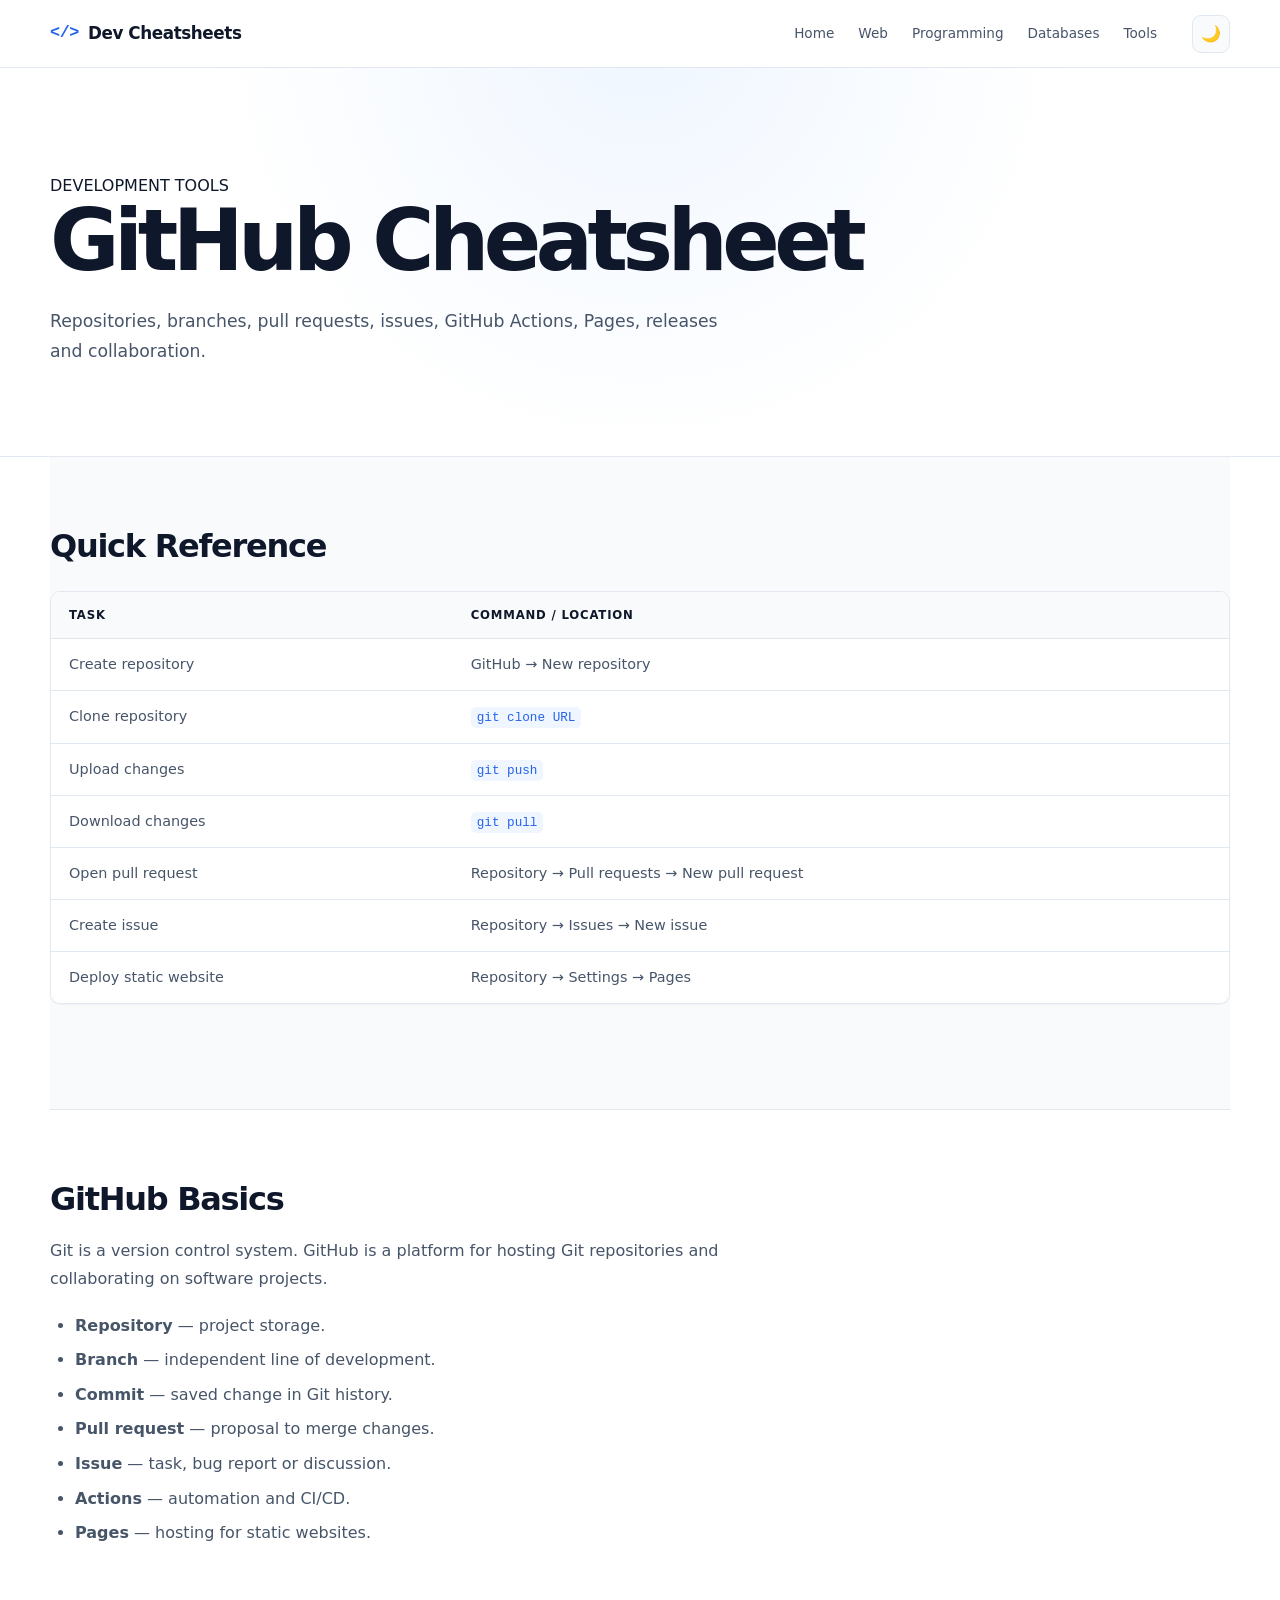
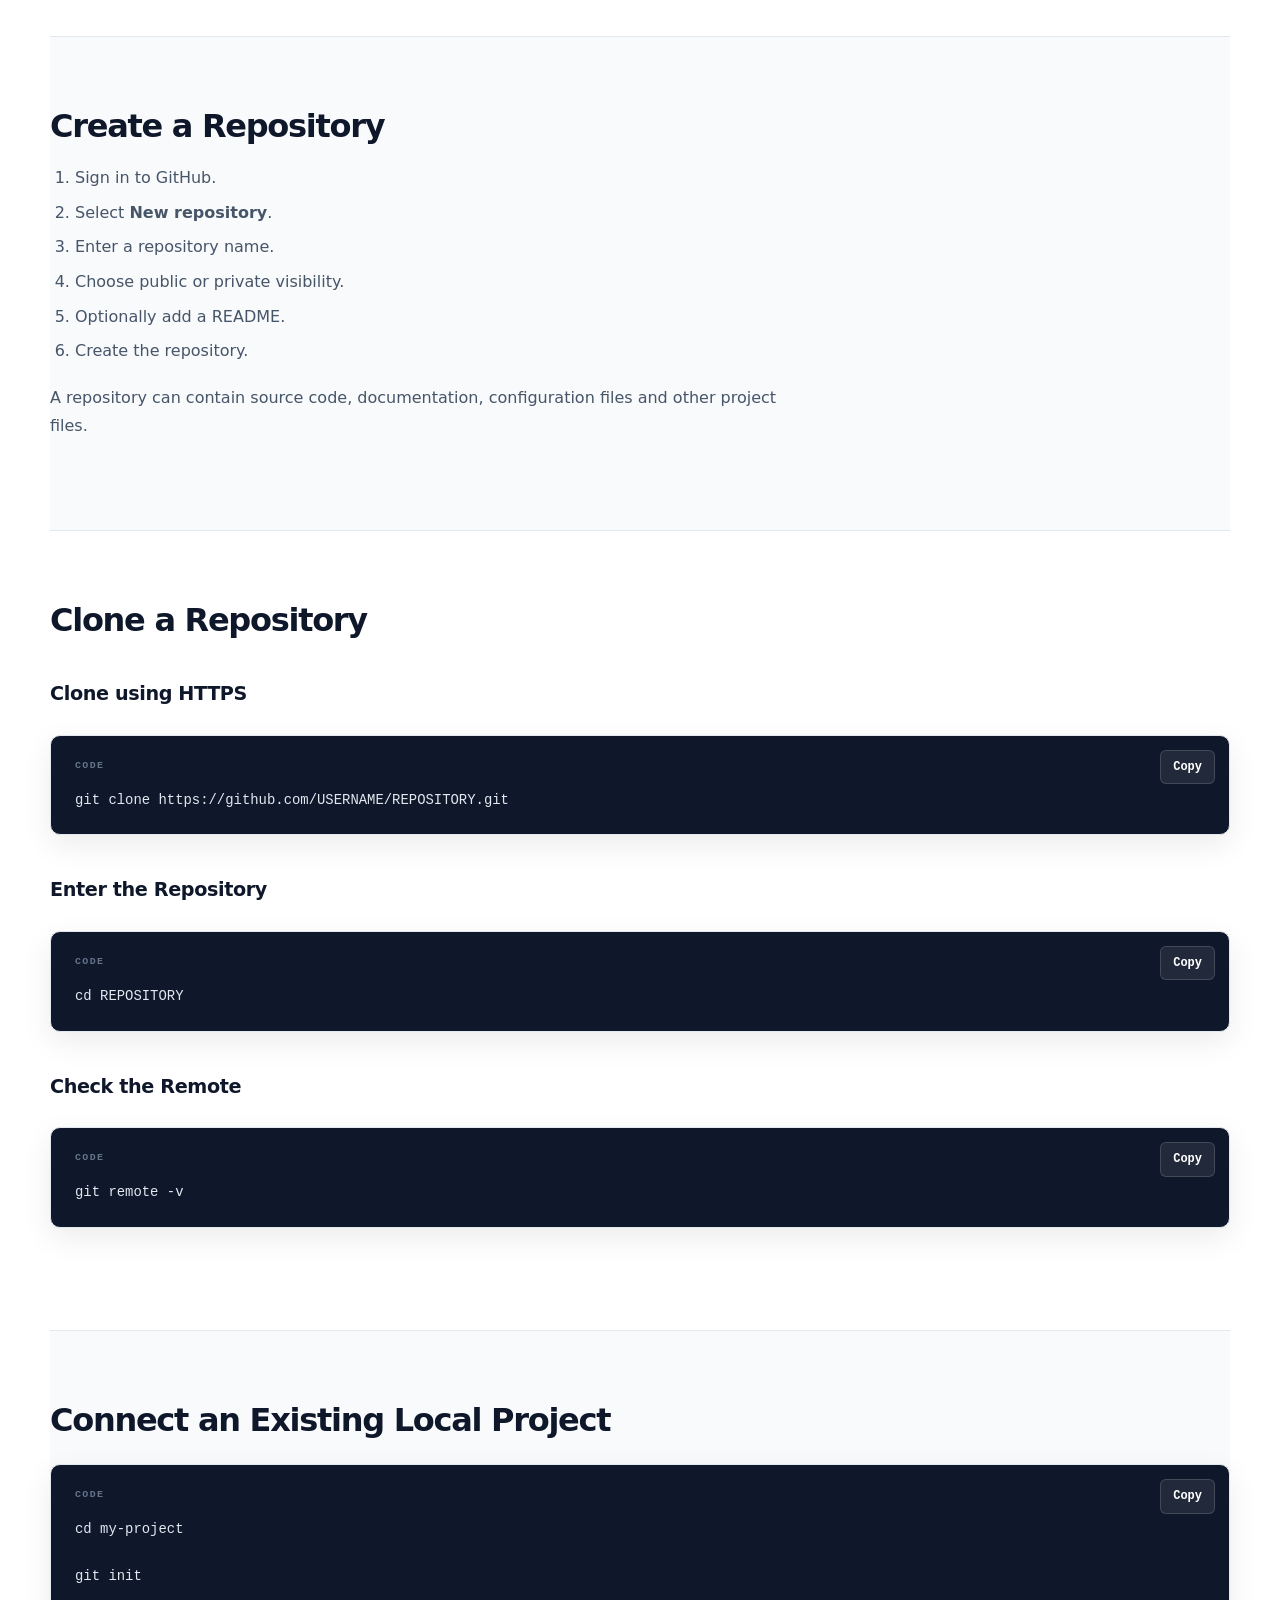
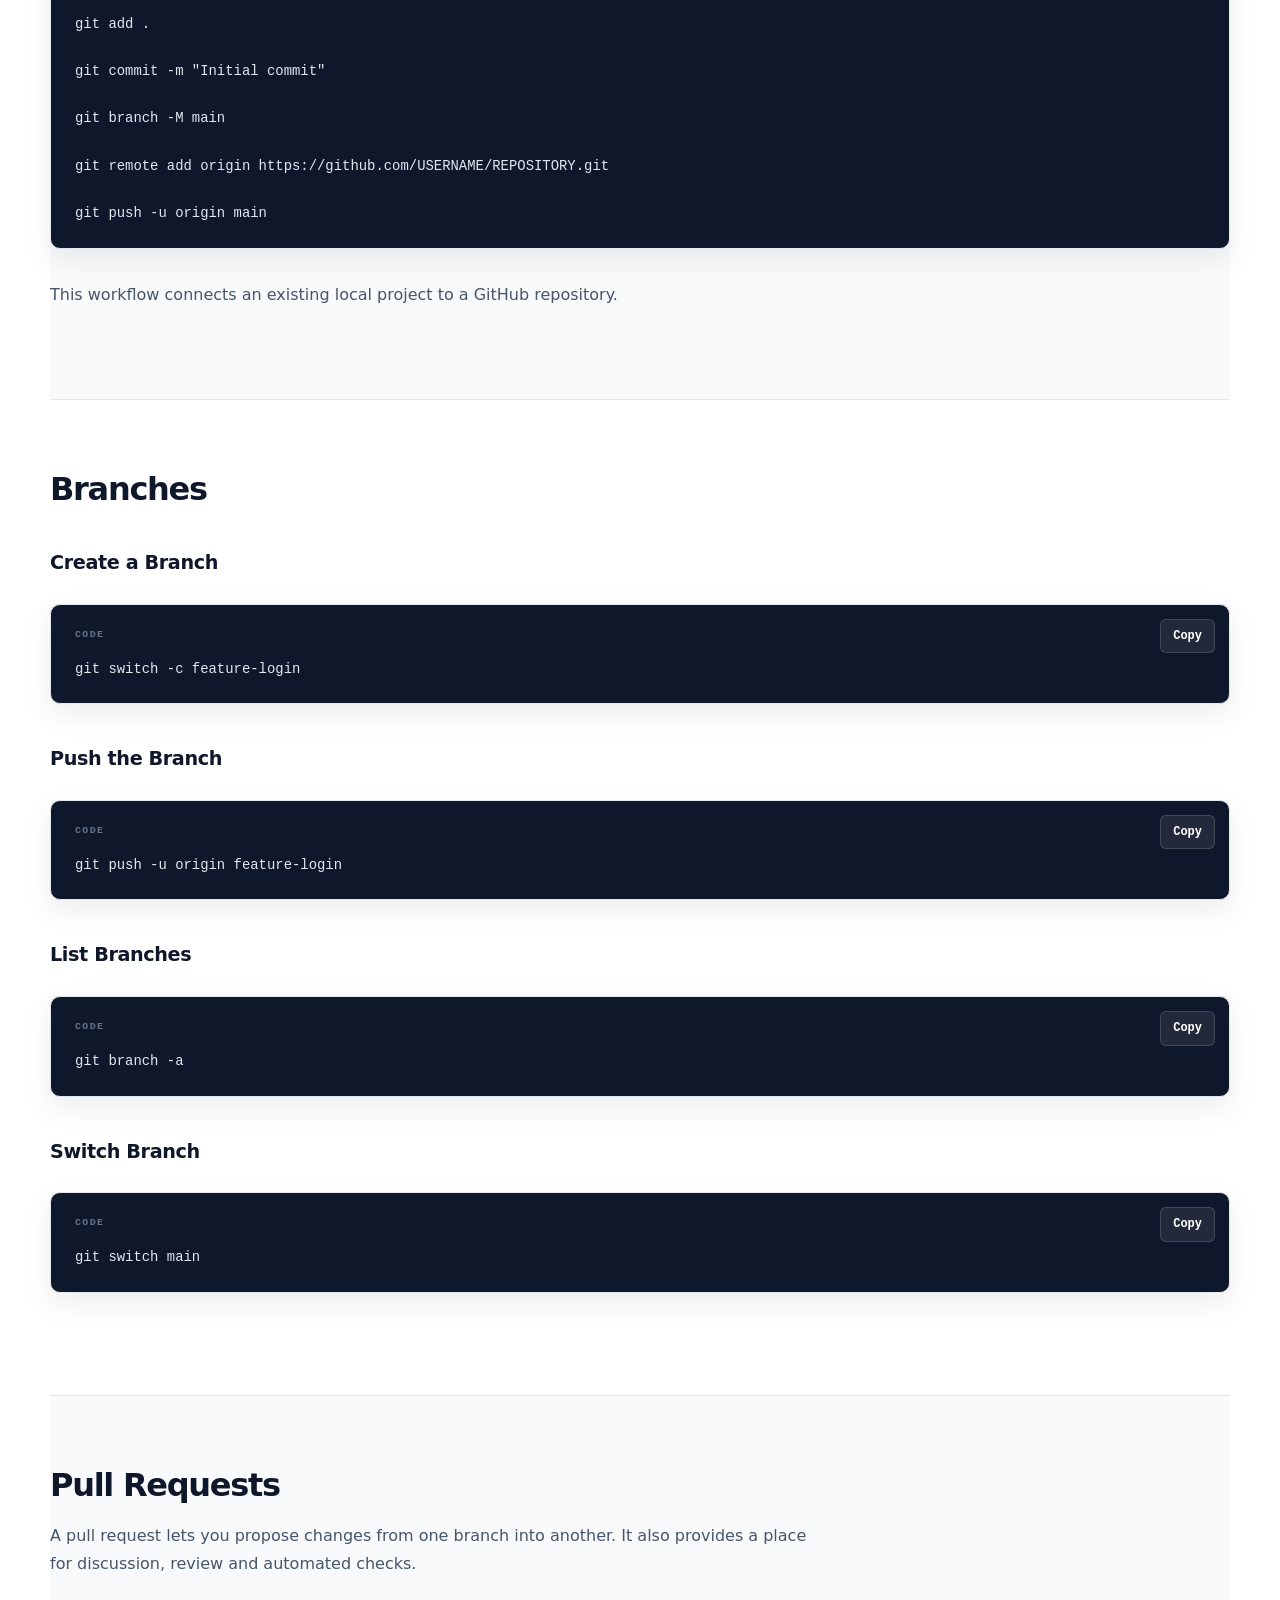
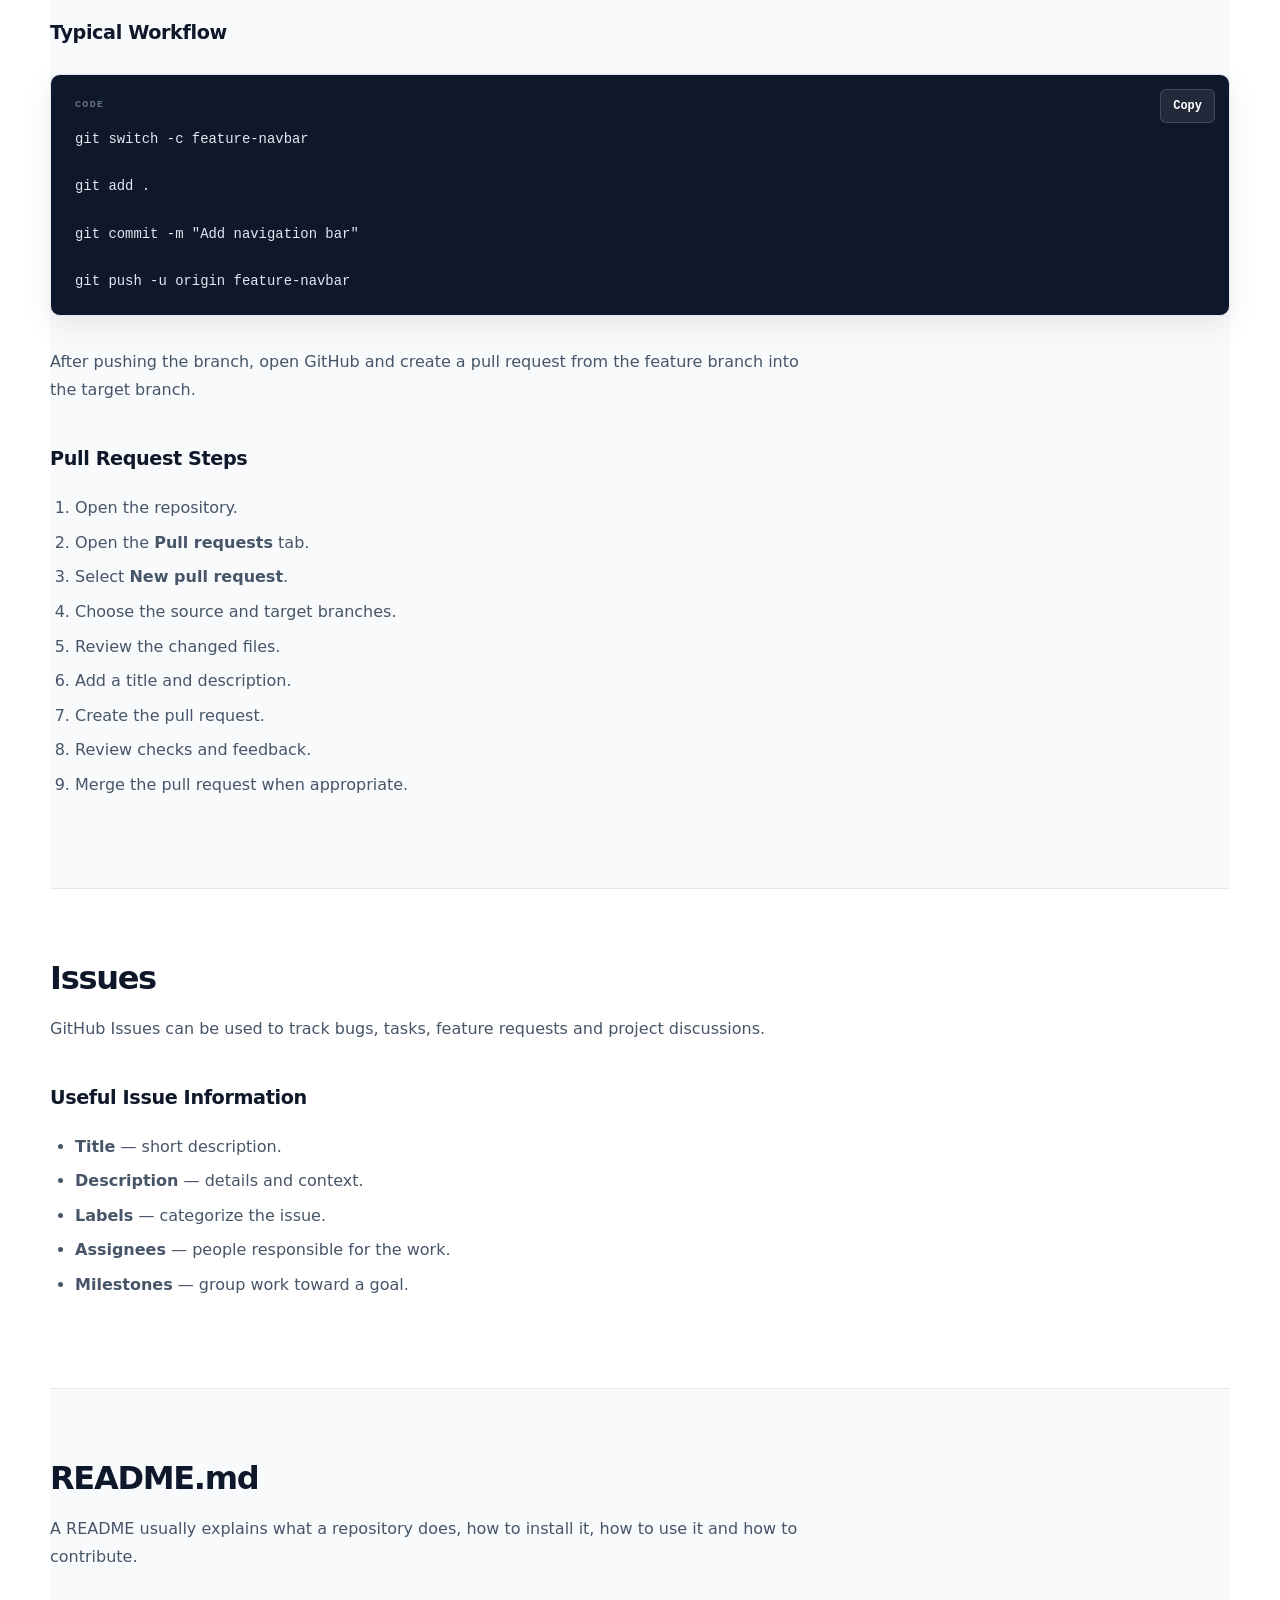
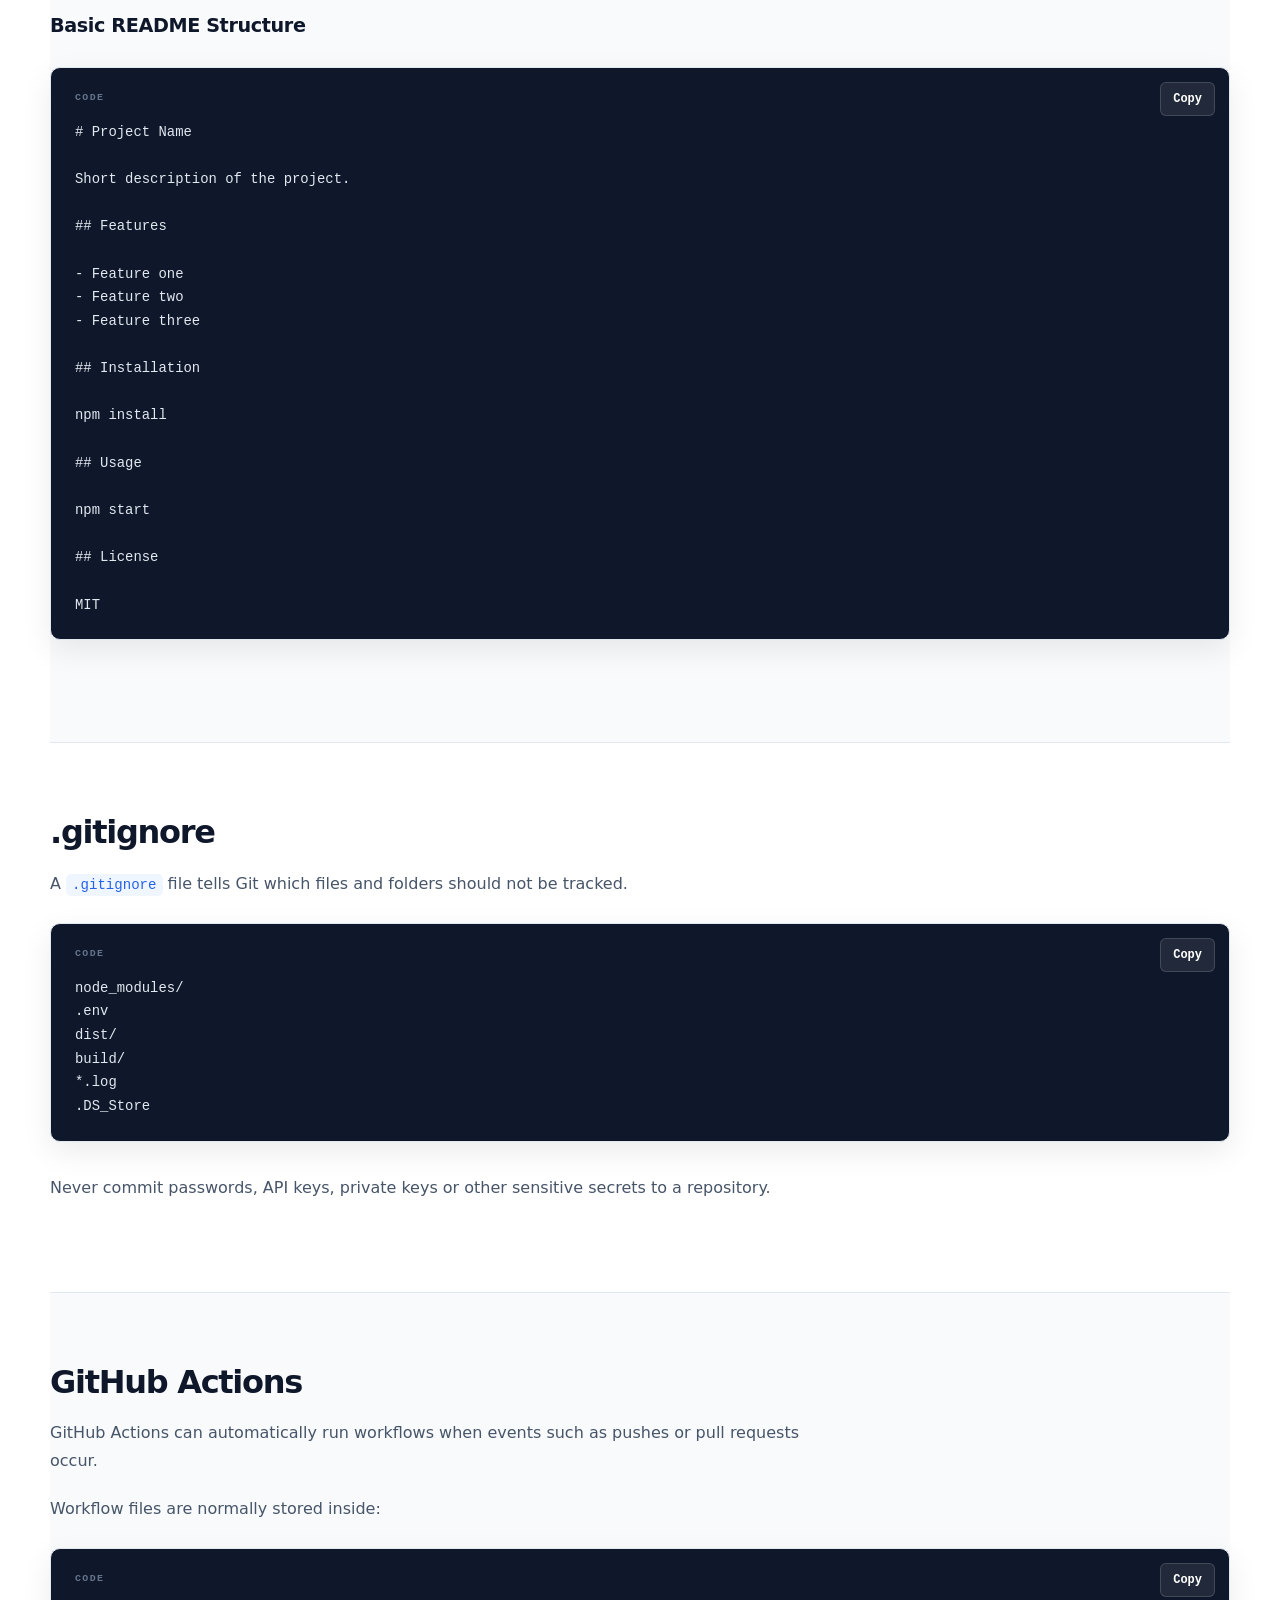
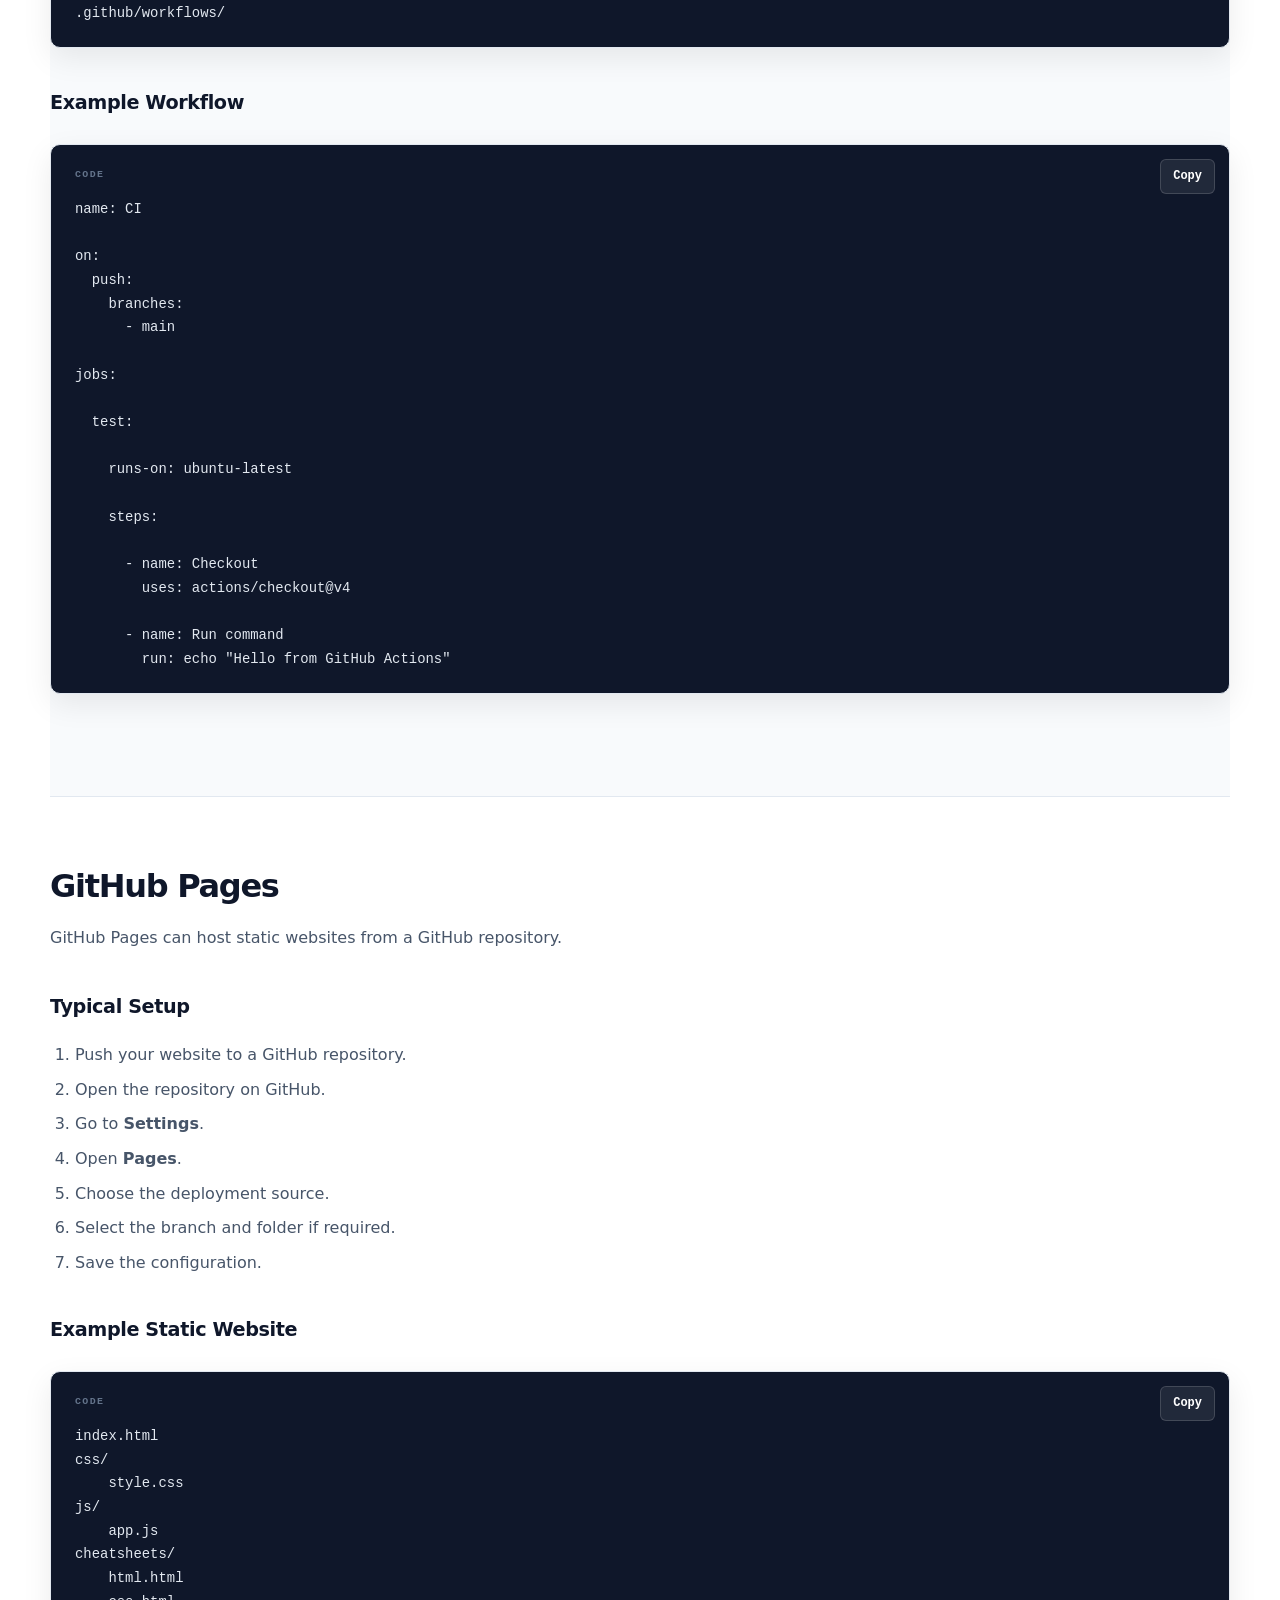
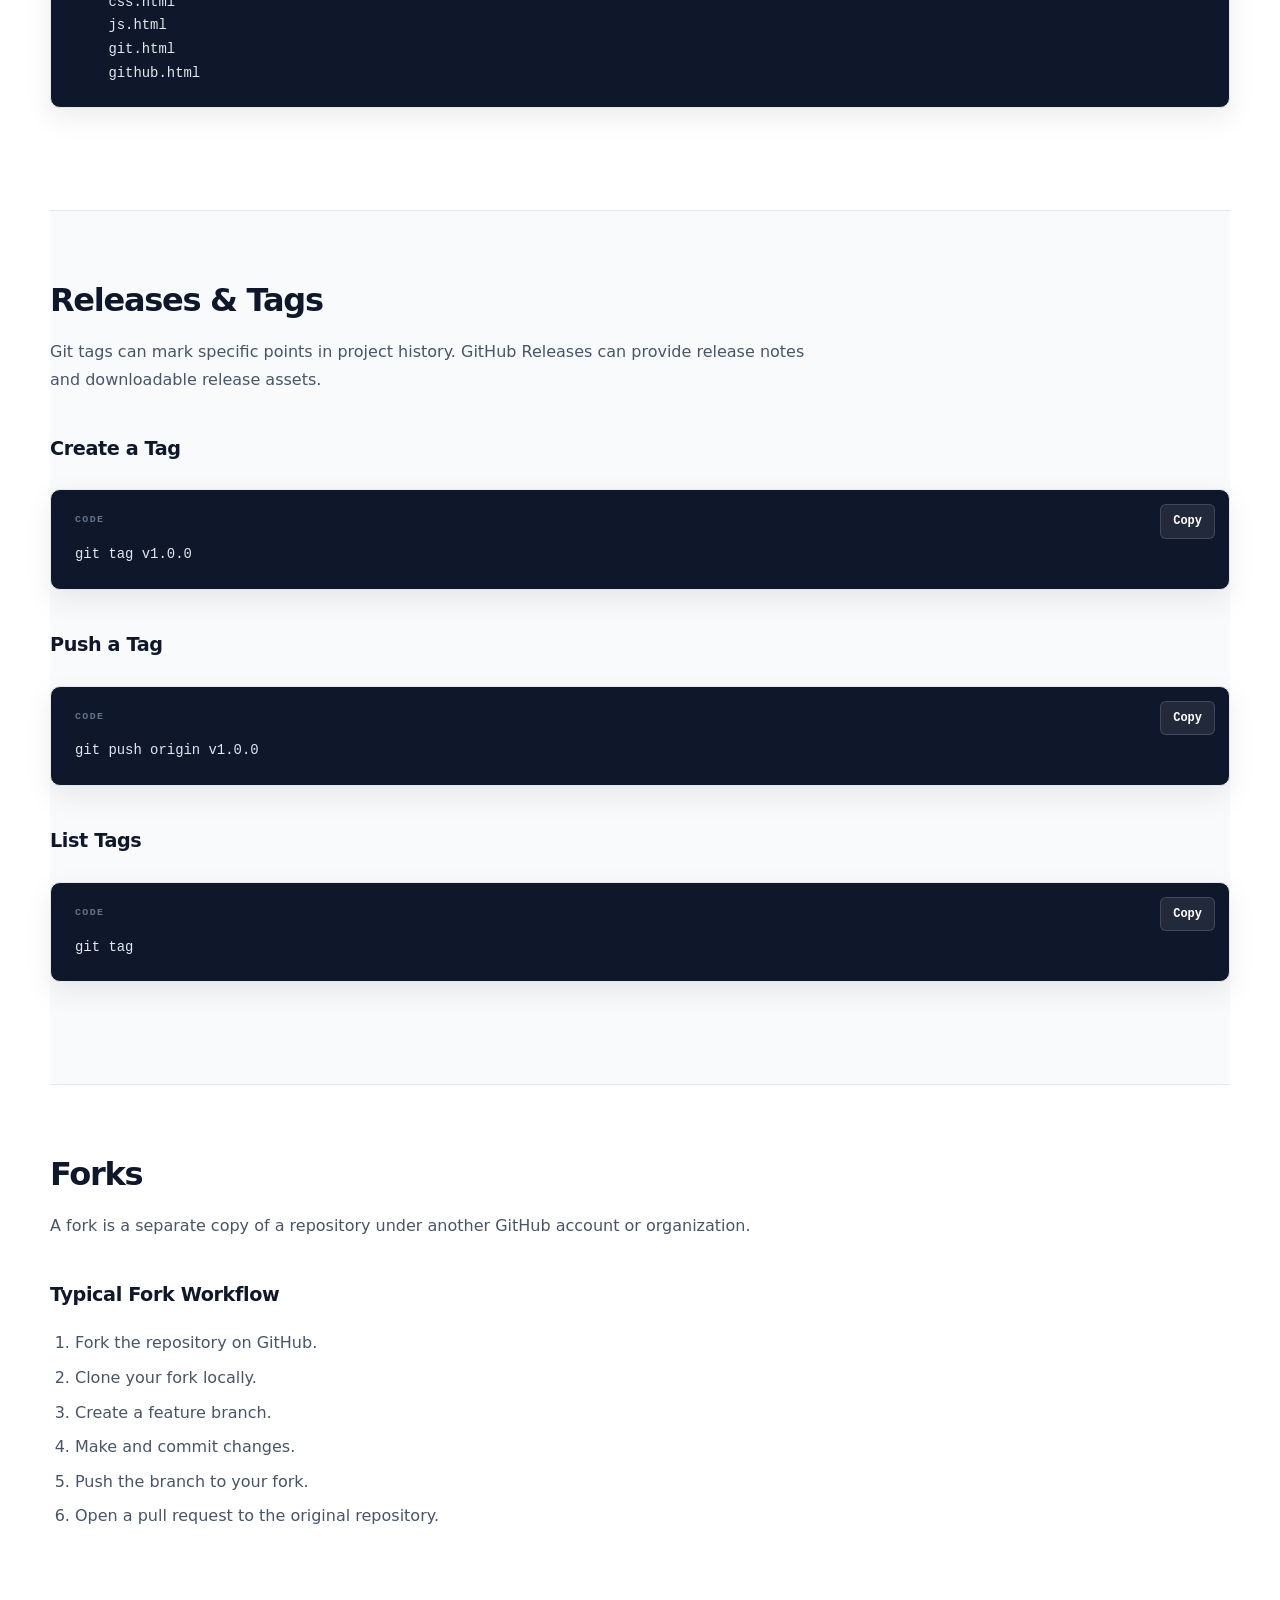
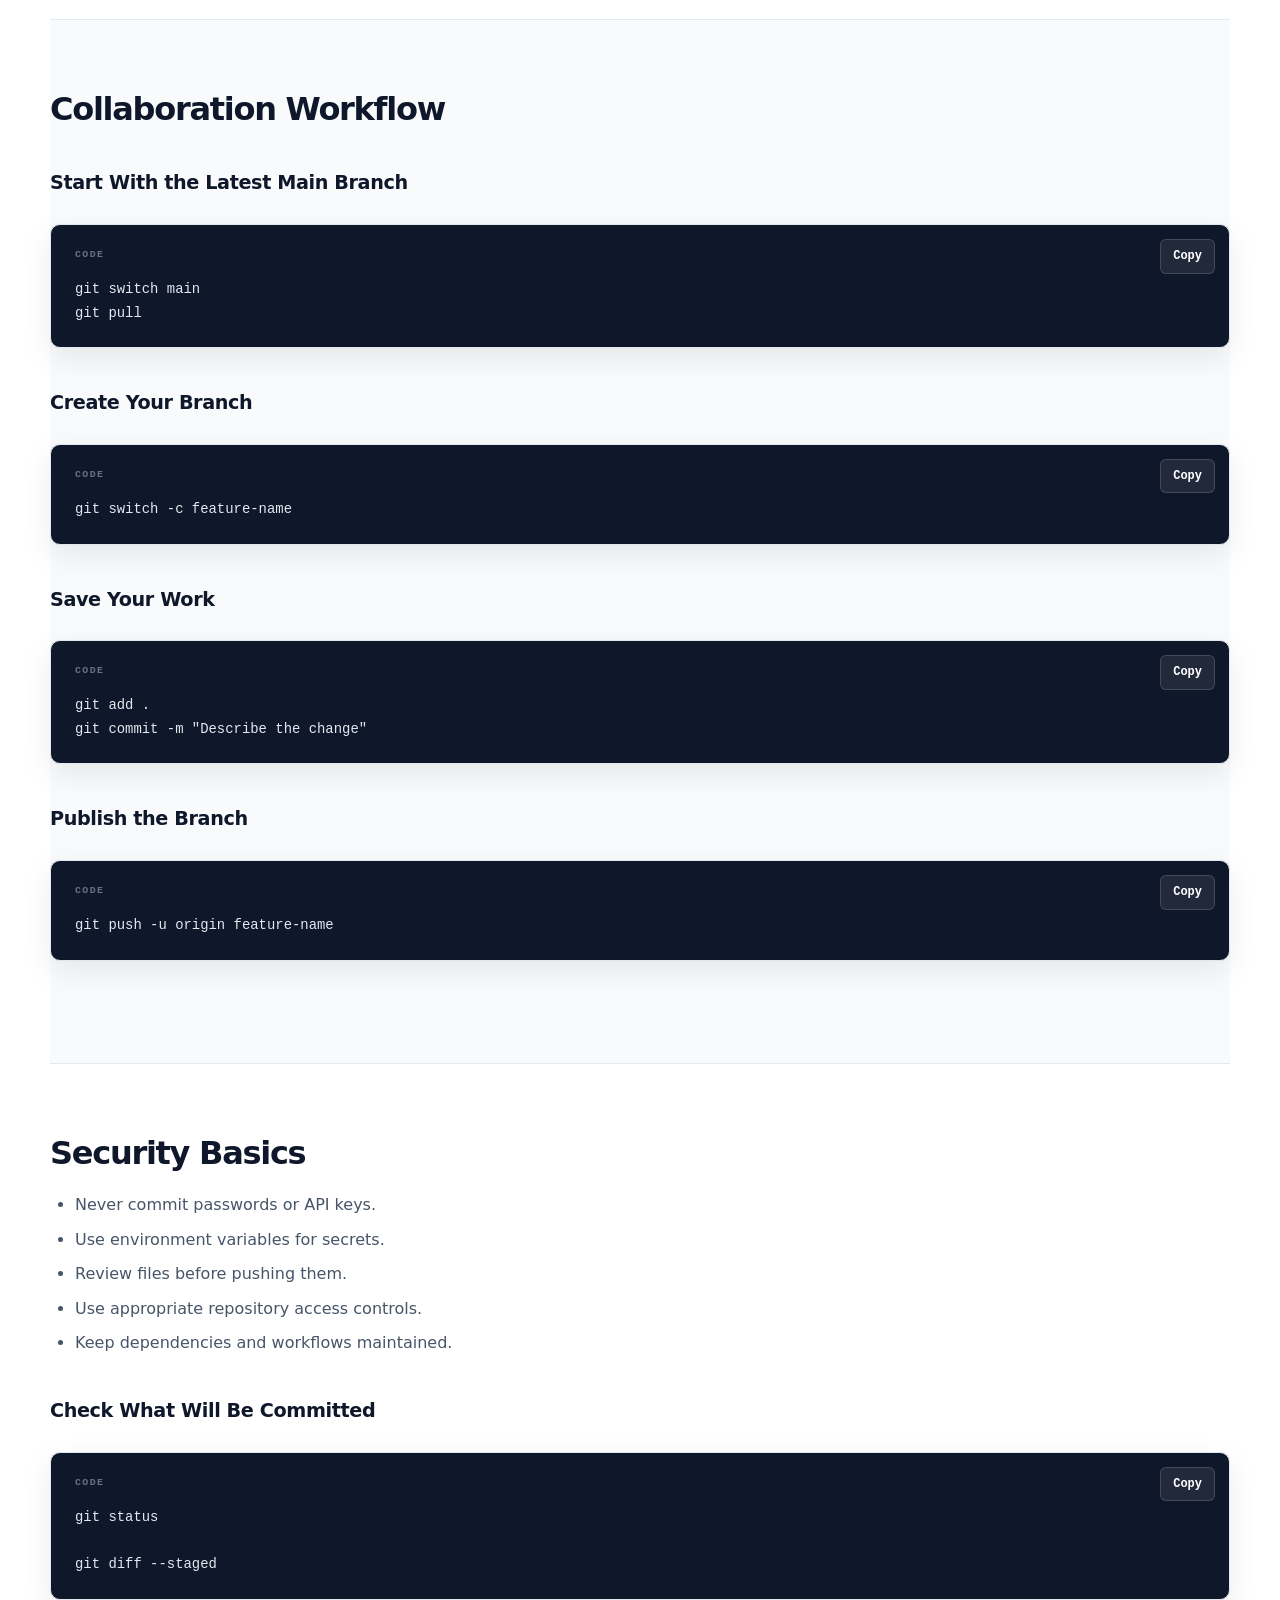
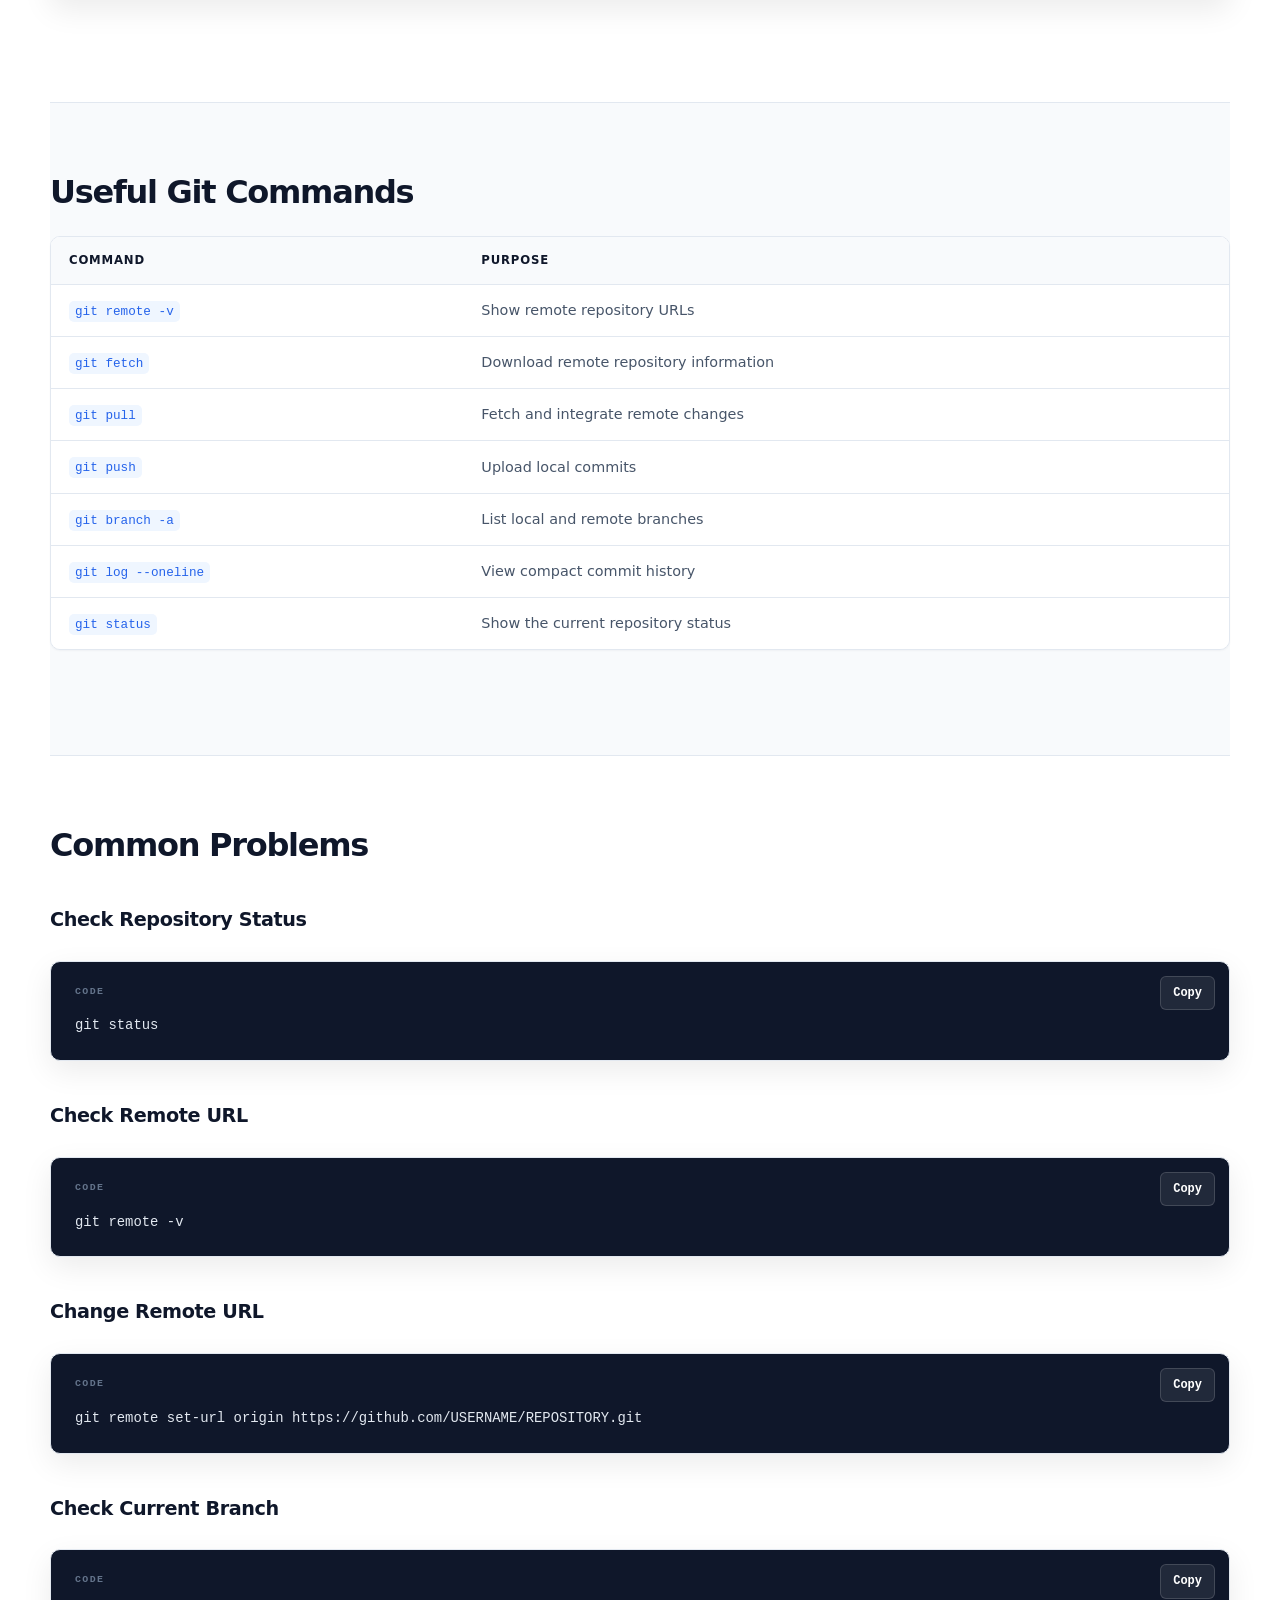
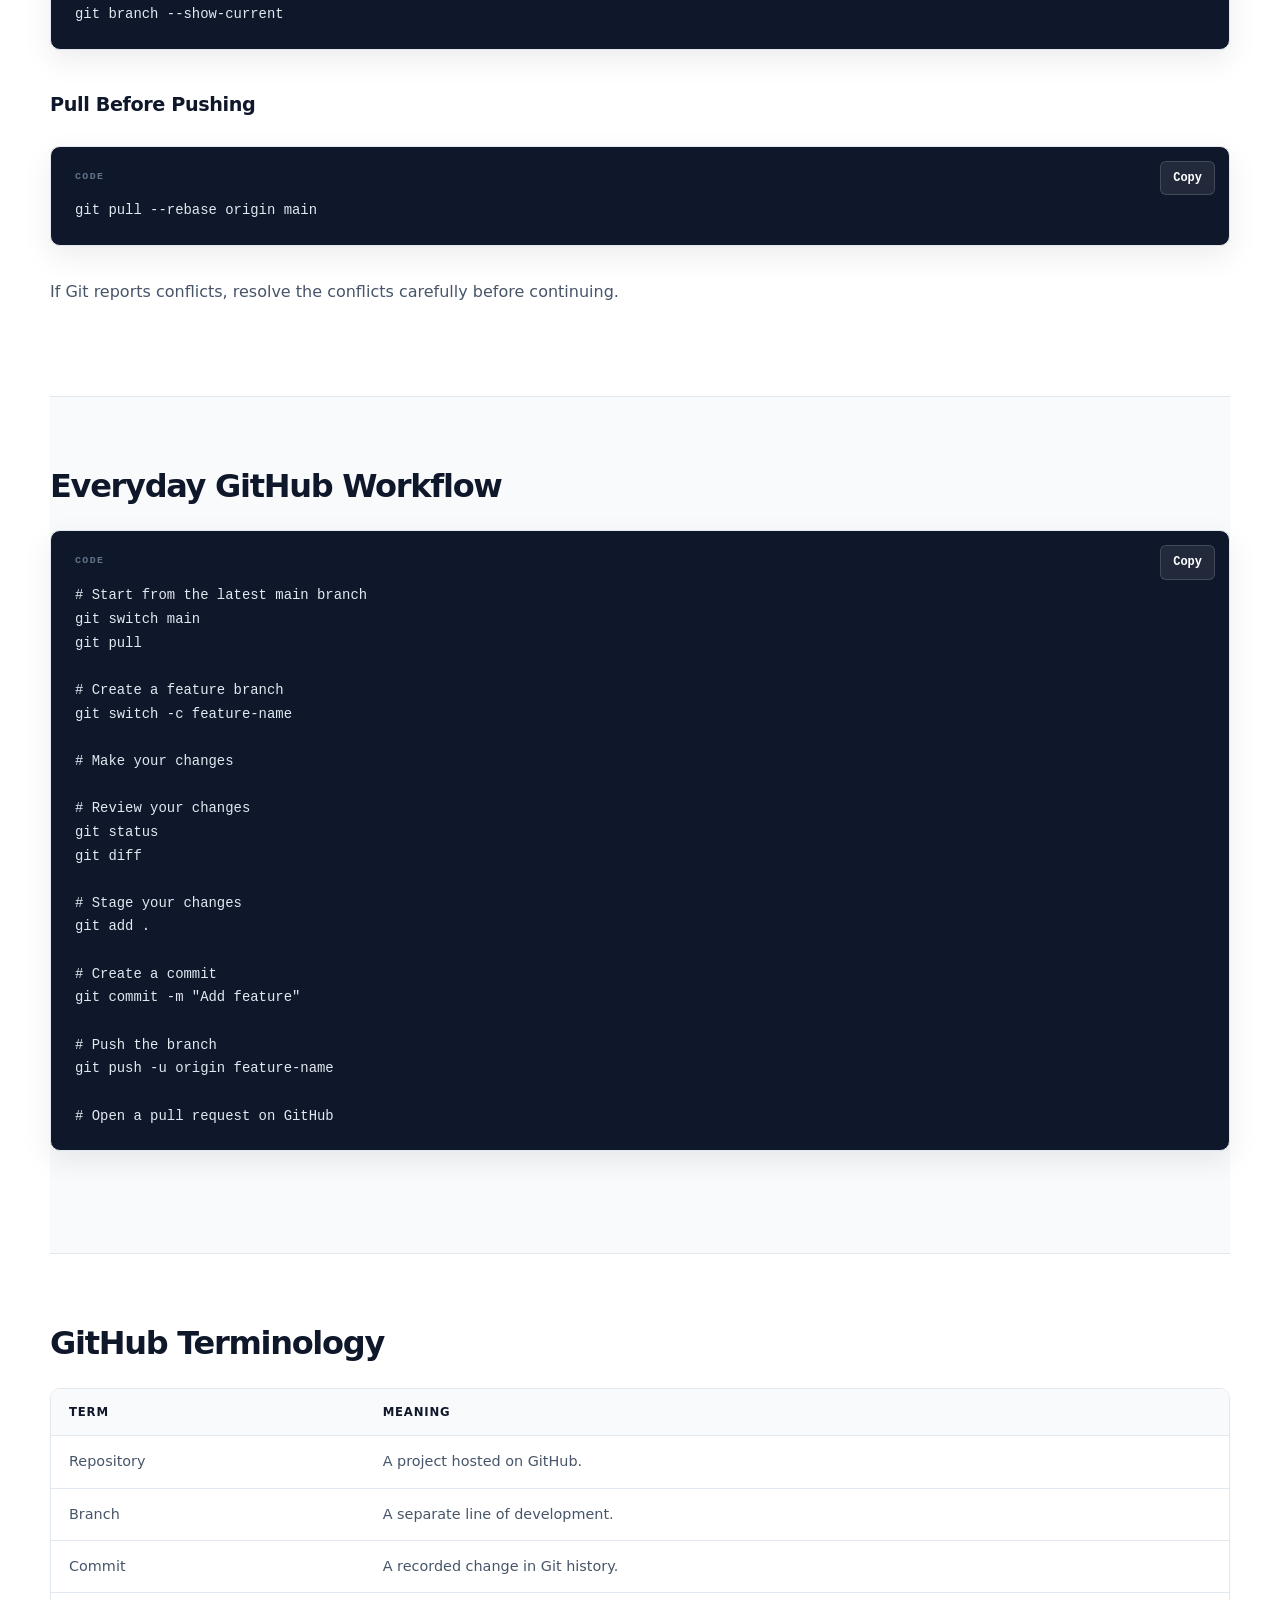
<file: cheatsheets/github.html>
<!DOCTYPE html>
<html lang="en">

<head>
    <meta charset="UTF-8">

    <meta
        name="viewport"
        content="width=device-width, initial-scale=1.0"
    >

    <meta
        name="description"
        content="GitHub cheatsheet covering repositories, branches, pull requests, issues, Actions, Pages and collaboration."
    >

    <title>GitHub Cheatsheet | Dev Cheatsheets</title>

    <link rel="stylesheet" href="../css/style.css">
</head>


<body>

    <!-- =====================================================
         HEADER
    ====================================================== -->

    <header class="site-header">

        <div class="container header-inner">

            <a href="../index.html" class="logo">
                Dev Cheatsheets
            </a>

            <nav class="main-nav" aria-label="Main navigation">

                <a href="../index.html">
                    Home
                </a>

                <a href="../index.html#web-development">
                    Web
                </a>

                <a href="../index.html#programming">
                    Programming
                </a>

                <a href="../index.html#databases">
                    Databases
                </a>

                <a href="../index.html#tools">
                    Tools
                </a>

            </nav>

            <button
                class="theme-toggle"
                id="themeToggle"
                type="button"
                aria-label="Toggle dark mode"
            >
                🌙
            </button>

        </div>

    </header>


    <!-- =====================================================
         MAIN CONTENT
    ====================================================== -->

    <main>


        <!-- =================================================
             HERO
        ================================================== -->

        <section class="hero">

            <div class="container hero-text">

                <p class="eyebrow">
                    DEVELOPMENT TOOLS
                </p>

                <h1>
                    GitHub Cheatsheet
                </h1>

                <p class="hero-description">
                    Repositories, branches, pull requests, issues,
                    GitHub Actions, Pages, releases and collaboration.
                </p>

            </div>

        </section>


        <!-- =================================================
             QUICK REFERENCE
        ================================================== -->

        <section class="container cheatsheet-section">

            <h2>
                Quick Reference
            </h2>

            <div class="table-wrapper">

                <table>

                    <thead>

                        <tr>
                            <th>Task</th>
                            <th>Command / Location</th>
                        </tr>

                    </thead>

                    <tbody>

                        <tr>
                            <td>Create repository</td>
                            <td>GitHub → New repository</td>
                        </tr>

                        <tr>
                            <td>Clone repository</td>
                            <td><code>git clone URL</code></td>
                        </tr>

                        <tr>
                            <td>Upload changes</td>
                            <td><code>git push</code></td>
                        </tr>

                        <tr>
                            <td>Download changes</td>
                            <td><code>git pull</code></td>
                        </tr>

                        <tr>
                            <td>Open pull request</td>
                            <td>Repository → Pull requests → New pull request</td>
                        </tr>

                        <tr>
                            <td>Create issue</td>
                            <td>Repository → Issues → New issue</td>
                        </tr>

                        <tr>
                            <td>Deploy static website</td>
                            <td>Repository → Settings → Pages</td>
                        </tr>

                    </tbody>

                </table>

            </div>

        </section>


        <!-- =================================================
             GITHUB BASICS
        ================================================== -->

        <section class="container cheatsheet-section">

            <h2>
                GitHub Basics
            </h2>

            <p>
                Git is a version control system.
                GitHub is a platform for hosting Git repositories
                and collaborating on software projects.
            </p>

            <ul>

                <li>
                    <strong>Repository</strong> — project storage.
                </li>

                <li>
                    <strong>Branch</strong> — independent line of development.
                </li>

                <li>
                    <strong>Commit</strong> — saved change in Git history.
                </li>

                <li>
                    <strong>Pull request</strong> — proposal to merge changes.
                </li>

                <li>
                    <strong>Issue</strong> — task, bug report or discussion.
                </li>

                <li>
                    <strong>Actions</strong> — automation and CI/CD.
                </li>

                <li>
                    <strong>Pages</strong> — hosting for static websites.
                </li>

            </ul>

        </section>


        <!-- =================================================
             CREATE REPOSITORY
        ================================================== -->

        <section class="container cheatsheet-section">

            <h2>
                Create a Repository
            </h2>

            <ol>

                <li>
                    Sign in to GitHub.
                </li>

                <li>
                    Select <strong>New repository</strong>.
                </li>

                <li>
                    Enter a repository name.
                </li>

                <li>
                    Choose public or private visibility.
                </li>

                <li>
                    Optionally add a README.
                </li>

                <li>
                    Create the repository.
                </li>

            </ol>

            <p>
                A repository can contain source code,
                documentation, configuration files and other
                project files.
            </p>

        </section>


        <!-- =================================================
             CLONE
        ================================================== -->

        <section class="container cheatsheet-section">

            <h2>
                Clone a Repository
            </h2>

            <h3>
                Clone using HTTPS
            </h3>

            <pre><code>git clone https://github.com/USERNAME/REPOSITORY.git</code></pre>

            <h3>
                Enter the Repository
            </h3>

            <pre><code>cd REPOSITORY</code></pre>

            <h3>
                Check the Remote
            </h3>

            <pre><code>git remote -v</code></pre>

        </section>


        <!-- =================================================
             CONNECT LOCAL PROJECT
        ================================================== -->

        <section class="container cheatsheet-section">

            <h2>
                Connect an Existing Local Project
            </h2>

            <pre><code>cd my-project

git init

git add .

git commit -m "Initial commit"

git branch -M main

git remote add origin https://github.com/USERNAME/REPOSITORY.git

git push -u origin main</code></pre>

            <p>
                This workflow connects an existing local project
                to a GitHub repository.
            </p>

        </section>


        <!-- =================================================
             BRANCHES
        ================================================== -->

        <section class="container cheatsheet-section">

            <h2>
                Branches
            </h2>

            <h3>
                Create a Branch
            </h3>

            <pre><code>git switch -c feature-login</code></pre>

            <h3>
                Push the Branch
            </h3>

            <pre><code>git push -u origin feature-login</code></pre>

            <h3>
                List Branches
            </h3>

            <pre><code>git branch -a</code></pre>

            <h3>
                Switch Branch
            </h3>

            <pre><code>git switch main</code></pre>

        </section>


        <!-- =================================================
             PULL REQUESTS
        ================================================== -->

        <section class="container cheatsheet-section">

            <h2>
                Pull Requests
            </h2>

            <p>
                A pull request lets you propose changes from one
                branch into another. It also provides a place for
                discussion, review and automated checks.
            </p>

            <h3>
                Typical Workflow
            </h3>

            <pre><code>git switch -c feature-navbar

git add .

git commit -m "Add navigation bar"

git push -u origin feature-navbar</code></pre>

            <p>
                After pushing the branch, open GitHub and create
                a pull request from the feature branch into the
                target branch.
            </p>

            <h3>
                Pull Request Steps
            </h3>

            <ol>

                <li>
                    Open the repository.
                </li>

                <li>
                    Open the <strong>Pull requests</strong> tab.
                </li>

                <li>
                    Select <strong>New pull request</strong>.
                </li>

                <li>
                    Choose the source and target branches.
                </li>

                <li>
                    Review the changed files.
                </li>

                <li>
                    Add a title and description.
                </li>

                <li>
                    Create the pull request.
                </li>

                <li>
                    Review checks and feedback.
                </li>

                <li>
                    Merge the pull request when appropriate.
                </li>

            </ol>

        </section>


        <!-- =================================================
             ISSUES
        ================================================== -->

        <section class="container cheatsheet-section">

            <h2>
                Issues
            </h2>

            <p>
                GitHub Issues can be used to track bugs,
                tasks, feature requests and project discussions.
            </p>

            <h3>
                Useful Issue Information
            </h3>

            <ul>

                <li>
                    <strong>Title</strong> — short description.
                </li>

                <li>
                    <strong>Description</strong> — details and context.
                </li>

                <li>
                    <strong>Labels</strong> — categorize the issue.
                </li>

                <li>
                    <strong>Assignees</strong> — people responsible for the work.
                </li>

                <li>
                    <strong>Milestones</strong> — group work toward a goal.
                </li>

            </ul>

        </section>


        <!-- =================================================
             README
        ================================================== -->

        <section class="container cheatsheet-section">

            <h2>
                README.md
            </h2>

            <p>
                A README usually explains what a repository does,
                how to install it, how to use it and how to contribute.
            </p>

            <h3>
                Basic README Structure
            </h3>

            <pre><code># Project Name

Short description of the project.

## Features

- Feature one
- Feature two
- Feature three

## Installation

npm install

## Usage

npm start

## License

MIT</code></pre>

        </section>


        <!-- =================================================
             GITIGNORE
        ================================================== -->

        <section class="container cheatsheet-section">

            <h2>
                .gitignore
            </h2>

            <p>
                A <code>.gitignore</code> file tells Git which
                files and folders should not be tracked.
            </p>

            <pre><code>node_modules/
.env
dist/
build/
*.log
.DS_Store</code></pre>

            <p>
                Never commit passwords, API keys, private keys
                or other sensitive secrets to a repository.
            </p>

        </section>


        <!-- =================================================
             GITHUB ACTIONS
        ================================================== -->

        <section class="container cheatsheet-section">

            <h2>
                GitHub Actions
            </h2>

            <p>
                GitHub Actions can automatically run workflows
                when events such as pushes or pull requests occur.
            </p>

            <p>
                Workflow files are normally stored inside:
            </p>

            <pre><code>.github/workflows/</code></pre>

            <h3>
                Example Workflow
            </h3>

            <pre><code>name: CI

on:
  push:
    branches:
      - main

jobs:

  test:

    runs-on: ubuntu-latest

    steps:

      - name: Checkout
        uses: actions/checkout@v4

      - name: Run command
        run: echo "Hello from GitHub Actions"</code></pre>

        </section>


        <!-- =================================================
             GITHUB PAGES
        ================================================== -->

        <section class="container cheatsheet-section">

            <h2>
                GitHub Pages
            </h2>

            <p>
                GitHub Pages can host static websites from
                a GitHub repository.
            </p>

            <h3>
                Typical Setup
            </h3>

            <ol>

                <li>
                    Push your website to a GitHub repository.
                </li>

                <li>
                    Open the repository on GitHub.
                </li>

                <li>
                    Go to <strong>Settings</strong>.
                </li>

                <li>
                    Open <strong>Pages</strong>.
                </li>

                <li>
                    Choose the deployment source.
                </li>

                <li>
                    Select the branch and folder if required.
                </li>

                <li>
                    Save the configuration.
                </li>

            </ol>

            <h3>
                Example Static Website
            </h3>

            <pre><code>index.html
css/
    style.css
js/
    app.js
cheatsheets/
    html.html
    css.html
    js.html
    git.html
    github.html</code></pre>

        </section>


        <!-- =================================================
             RELEASES
        ================================================== -->

        <section class="container cheatsheet-section">

            <h2>
                Releases &amp; Tags
            </h2>

            <p>
                Git tags can mark specific points in project history.
                GitHub Releases can provide release notes and
                downloadable release assets.
            </p>

            <h3>
                Create a Tag
            </h3>

            <pre><code>git tag v1.0.0</code></pre>

            <h3>
                Push a Tag
            </h3>

            <pre><code>git push origin v1.0.0</code></pre>

            <h3>
                List Tags
            </h3>

            <pre><code>git tag</code></pre>

        </section>


        <!-- =================================================
             FORKS
        ================================================== -->

        <section class="container cheatsheet-section">

            <h2>
                Forks
            </h2>

            <p>
                A fork is a separate copy of a repository under
                another GitHub account or organization.
            </p>

            <h3>
                Typical Fork Workflow
            </h3>

            <ol>

                <li>
                    Fork the repository on GitHub.
                </li>

                <li>
                    Clone your fork locally.
                </li>

                <li>
                    Create a feature branch.
                </li>

                <li>
                    Make and commit changes.
                </li>

                <li>
                    Push the branch to your fork.
                </li>

                <li>
                    Open a pull request to the original repository.
                </li>

            </ol>

        </section>


        <!-- =================================================
             COLLABORATION
        ================================================== -->

        <section class="container cheatsheet-section">

            <h2>
                Collaboration Workflow
            </h2>

            <h3>
                Start With the Latest Main Branch
            </h3>

            <pre><code>git switch main
git pull</code></pre>

            <h3>
                Create Your Branch
            </h3>

            <pre><code>git switch -c feature-name</code></pre>

            <h3>
                Save Your Work
            </h3>

            <pre><code>git add .
git commit -m "Describe the change"</code></pre>

            <h3>
                Publish the Branch
            </h3>

            <pre><code>git push -u origin feature-name</code></pre>

        </section>


        <!-- =================================================
             SECURITY
        ================================================== -->

        <section class="container cheatsheet-section">

            <h2>
                Security Basics
            </h2>

            <ul>

                <li>
                    Never commit passwords or API keys.
                </li>

                <li>
                    Use environment variables for secrets.
                </li>

                <li>
                    Review files before pushing them.
                </li>

                <li>
                    Use appropriate repository access controls.
                </li>

                <li>
                    Keep dependencies and workflows maintained.
                </li>

            </ul>

            <h3>
                Check What Will Be Committed
            </h3>

            <pre><code>git status

git diff --staged</code></pre>

        </section>


        <!-- =================================================
             USEFUL COMMANDS
        ================================================== -->

        <section class="container cheatsheet-section">

            <h2>
                Useful Git Commands
            </h2>

            <div class="table-wrapper">

                <table>

                    <thead>

                        <tr>
                            <th>Command</th>
                            <th>Purpose</th>
                        </tr>

                    </thead>

                    <tbody>

                        <tr>
                            <td><code>git remote -v</code></td>
                            <td>Show remote repository URLs</td>
                        </tr>

                        <tr>
                            <td><code>git fetch</code></td>
                            <td>Download remote repository information</td>
                        </tr>

                        <tr>
                            <td><code>git pull</code></td>
                            <td>Fetch and integrate remote changes</td>
                        </tr>

                        <tr>
                            <td><code>git push</code></td>
                            <td>Upload local commits</td>
                        </tr>

                        <tr>
                            <td><code>git branch -a</code></td>
                            <td>List local and remote branches</td>
                        </tr>

                        <tr>
                            <td><code>git log --oneline</code></td>
                            <td>View compact commit history</td>
                        </tr>

                        <tr>
                            <td><code>git status</code></td>
                            <td>Show the current repository status</td>
                        </tr>

                    </tbody>

                </table>

            </div>

        </section>


        <!-- =================================================
             COMMON PROBLEMS
        ================================================== -->

        <section class="container cheatsheet-section">

            <h2>
                Common Problems
            </h2>

            <h3>
                Check Repository Status
            </h3>

            <pre><code>git status</code></pre>

            <h3>
                Check Remote URL
            </h3>

            <pre><code>git remote -v</code></pre>

            <h3>
                Change Remote URL
            </h3>

            <pre><code>git remote set-url origin https://github.com/USERNAME/REPOSITORY.git</code></pre>

            <h3>
                Check Current Branch
            </h3>

            <pre><code>git branch --show-current</code></pre>

            <h3>
                Pull Before Pushing
            </h3>

            <pre><code>git pull --rebase origin main</code></pre>

            <p>
                If Git reports conflicts, resolve the conflicts
                carefully before continuing.
            </p>

        </section>


        <!-- =================================================
             EVERYDAY WORKFLOW
        ================================================== -->

        <section class="container cheatsheet-section">

            <h2>
                Everyday GitHub Workflow
            </h2>

            <pre><code># Start from the latest main branch
git switch main
git pull

# Create a feature branch
git switch -c feature-name

# Make your changes

# Review your changes
git status
git diff

# Stage your changes
git add .

# Create a commit
git commit -m "Add feature"

# Push the branch
git push -u origin feature-name

# Open a pull request on GitHub</code></pre>

        </section>


        <!-- =================================================
             GITHUB TERMINOLOGY
        ================================================== -->

        <section class="container cheatsheet-section">

            <h2>
                GitHub Terminology
            </h2>

            <div class="table-wrapper">

                <table>

                    <thead>

                        <tr>
                            <th>Term</th>
                            <th>Meaning</th>
                        </tr>

                    </thead>

                    <tbody>

                        <tr>
                            <td>Repository</td>
                            <td>A project hosted on GitHub.</td>
                        </tr>

                        <tr>
                            <td>Branch</td>
                            <td>A separate line of development.</td>
                        </tr>

                        <tr>
                            <td>Commit</td>
                            <td>A recorded change in Git history.</td>
                        </tr>

                        <tr>
                            <td>Pull Request</td>
                            <td>A proposal to merge changes.</td>
                        </tr>

                        <tr>
                            <td>Issue</td>
                            <td>A place to track work, bugs or discussions.</td>
                        </tr>

                        <tr>
                            <td>Fork</td>
                            <td>A separate copy of a repository.</td>
                        </tr>

                        <tr>
                            <td>Action</td>
                            <td>An automated GitHub workflow.</td>
                        </tr>

                        <tr>
                            <td>Release</td>
                            <td>A published version of a project.</td>
                        </tr>

                        <tr>
                            <td>Pages</td>
                            <td>GitHub's static website hosting feature.</td>
                        </tr>

                    </tbody>

                </table>

            </div>

        </section>


    </main>


    <!-- =====================================================
         FOOTER
    ====================================================== -->

    <footer class="site-footer">

        <div class="container footer-container">

            <div>

                <strong>
                    Dev Cheatsheets
                </strong>

                <p>
                    A growing reference for developers.
                </p>

            </div>

            <div>

                <p>
                    Built with HTML, CSS &amp; JavaScript.
                </p>

            </div>

        </div>

    </footer>


    <!-- =====================================================
         JAVASCRIPT
    ====================================================== -->

    <script src="../js/app.js"></script>

</body>

</html>
</file>
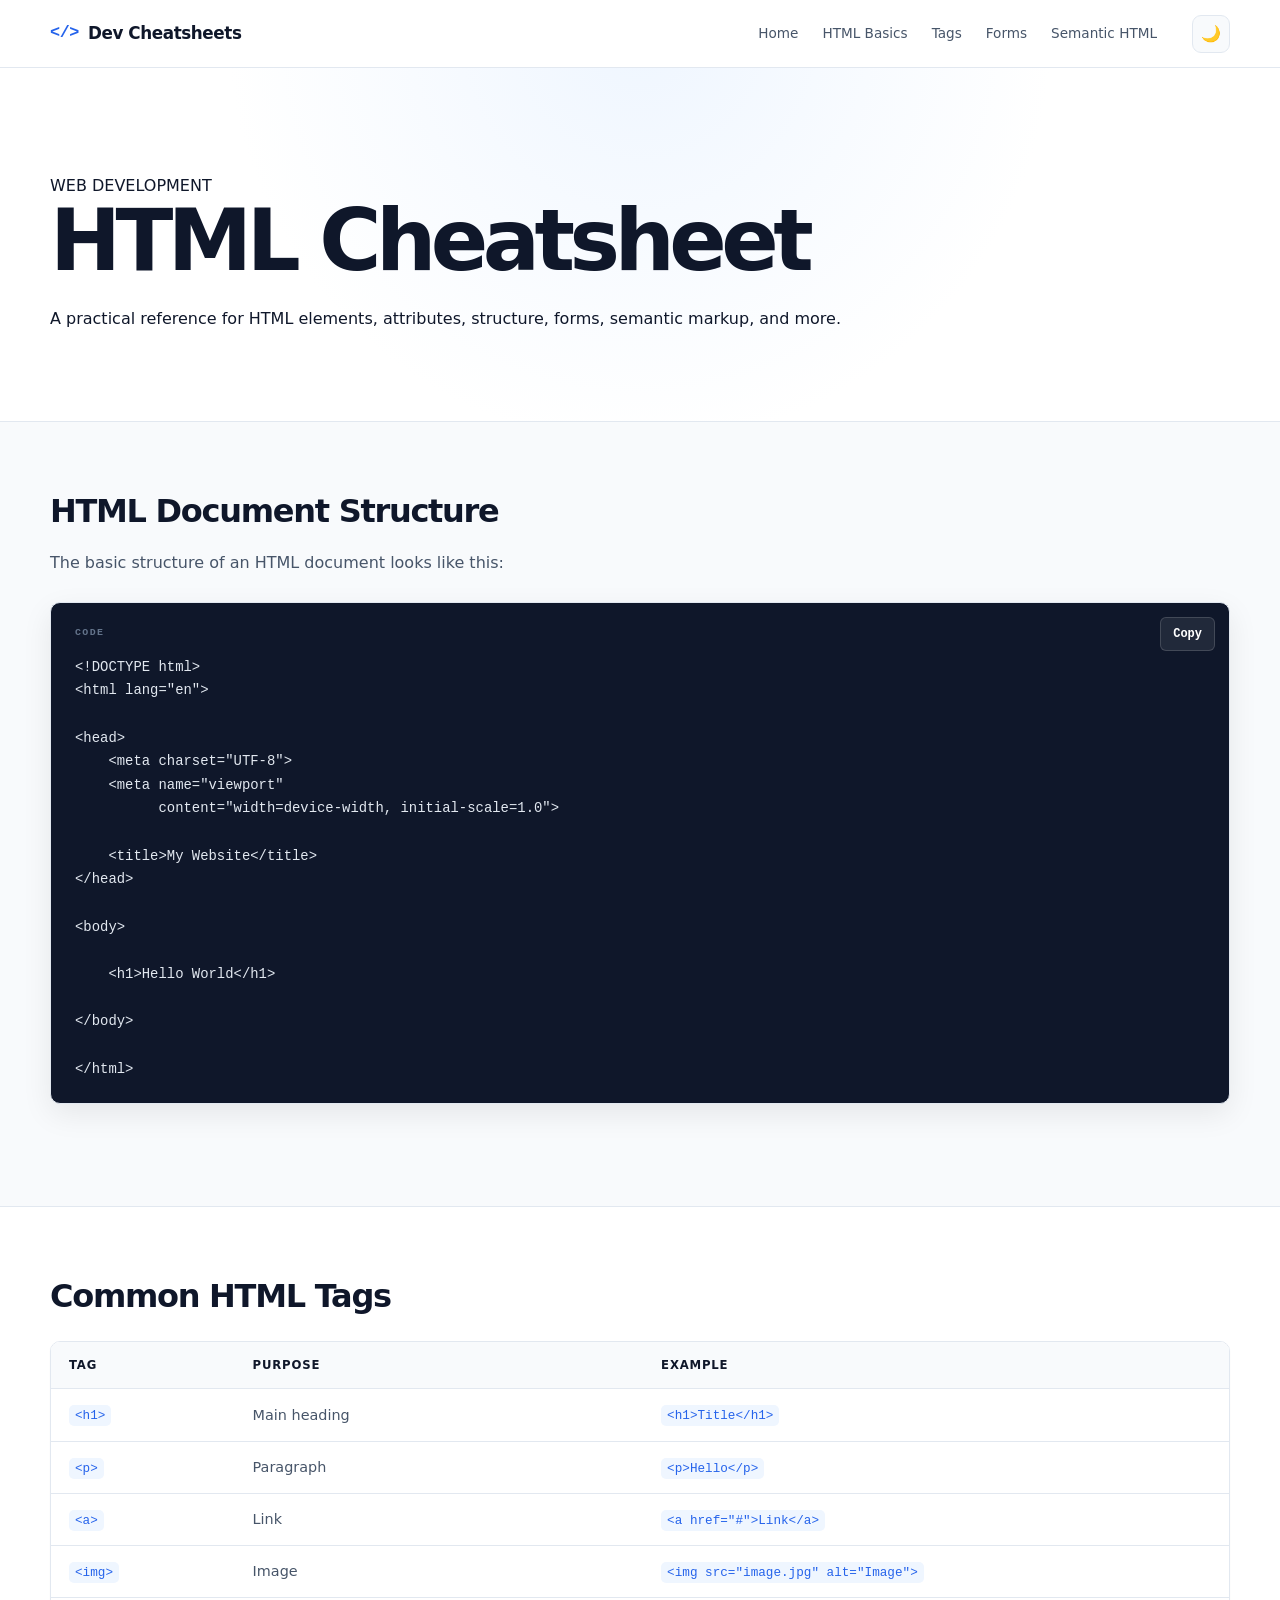
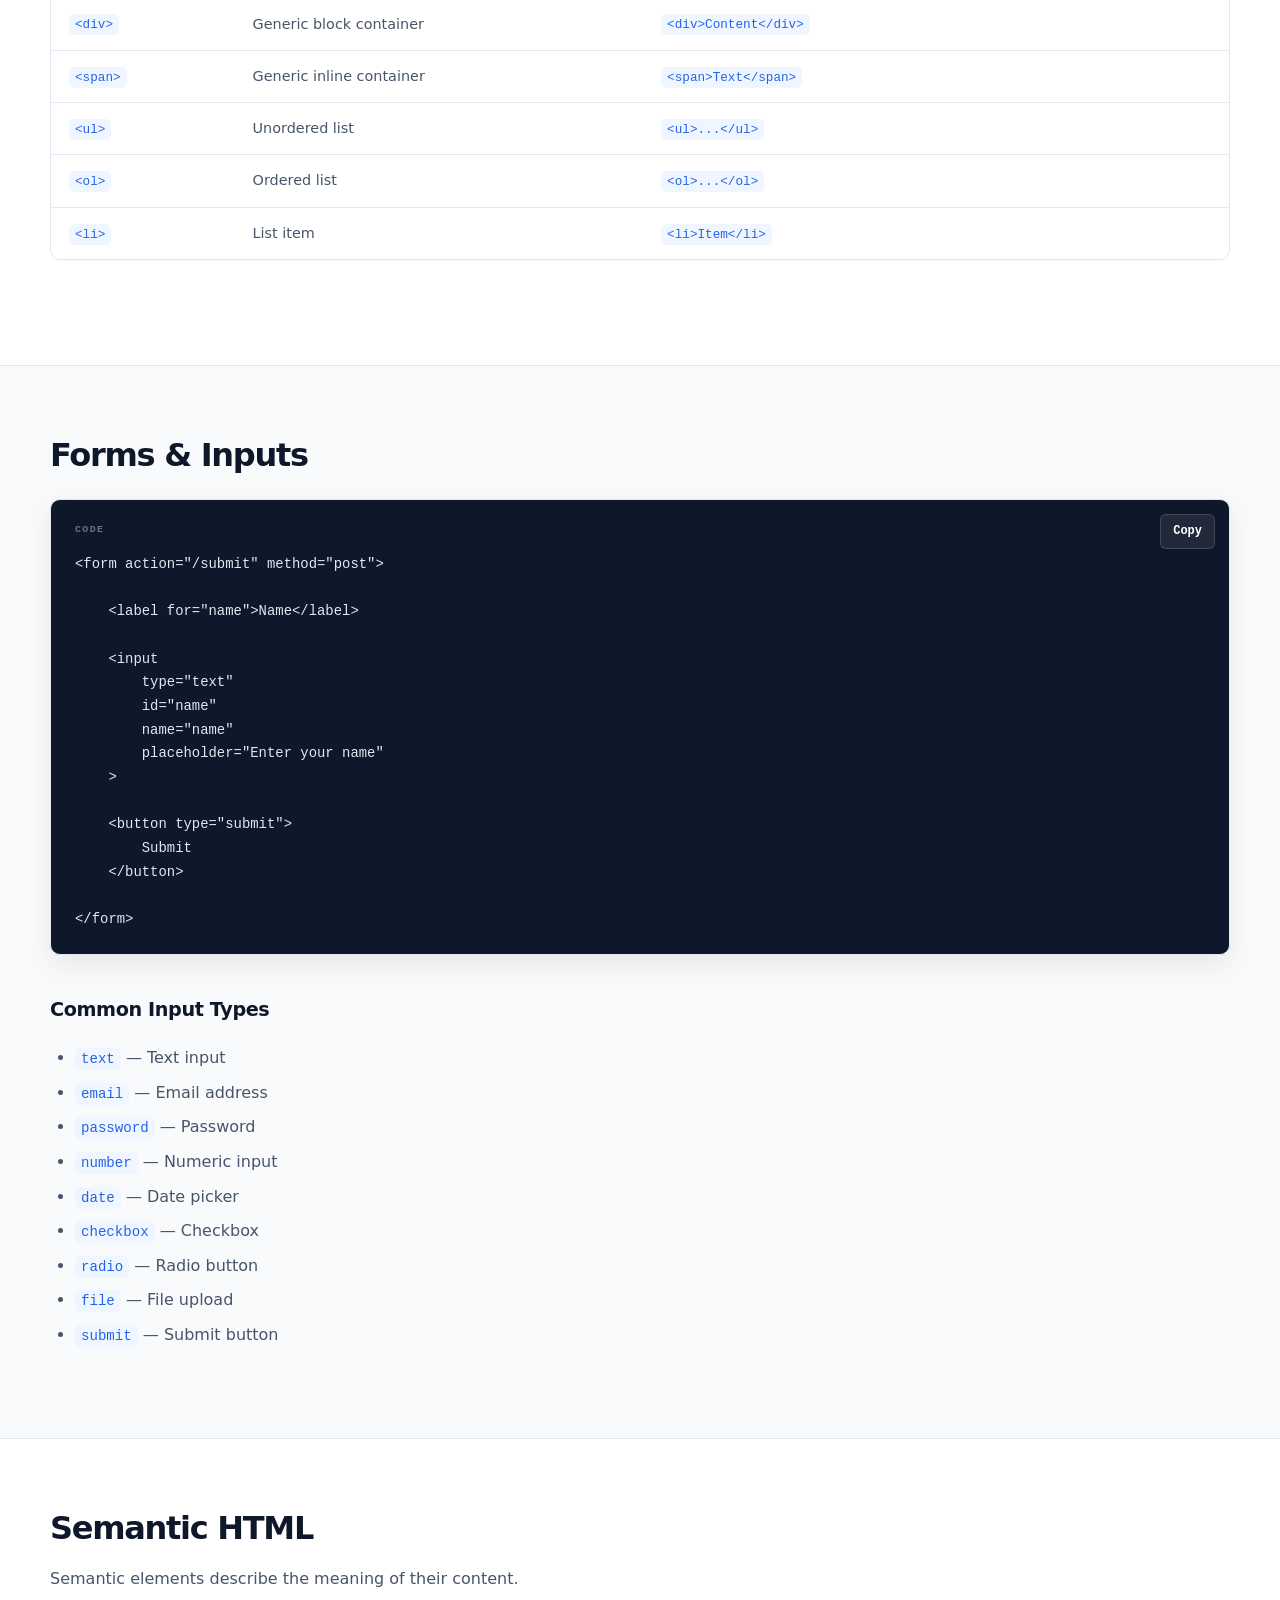
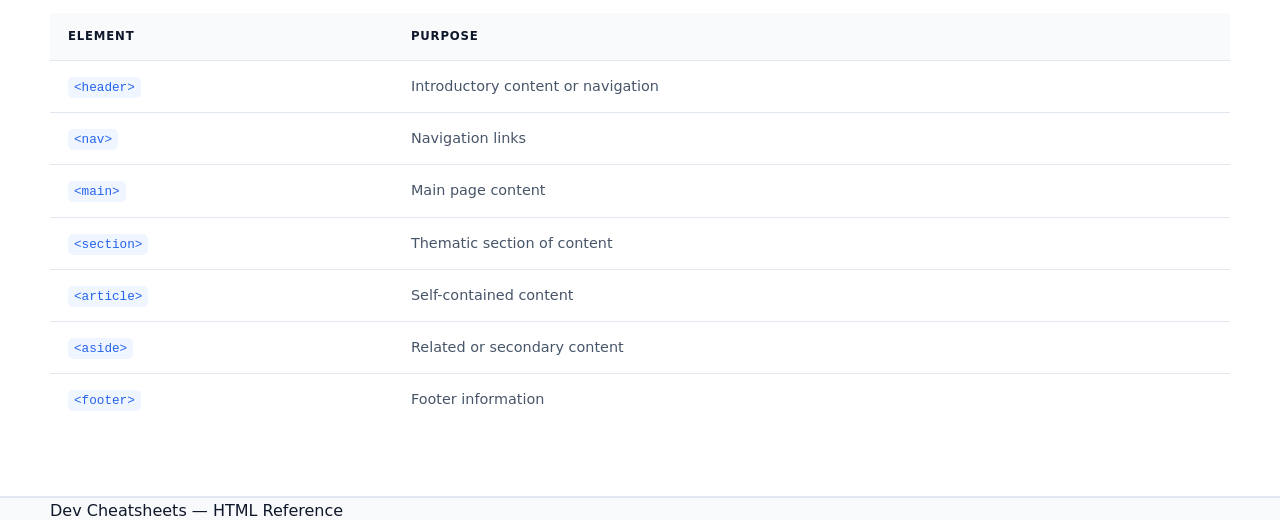
<file: cheatsheets/html.html>
<!DOCTYPE html>
<html lang="en">
<head>
    <meta charset="UTF-8">
    <meta name="viewport" content="width=device-width, initial-scale=1.0">

    <title>HTML Cheatsheet | Dev Cheatsheets</title>

    <link rel="stylesheet" href="../css/style.css">
</head>

<body>

    <!-- Header -->
    <header class="site-header">
        <div class="container header-inner">

            <a href="../index.html" class="logo">
                Dev Cheatsheets
            </a>

            <nav class="main-nav">
                <a href="../index.html">Home</a>
                <a href="#basics">HTML Basics</a>
                <a href="#tags">Tags</a>
                <a href="#forms">Forms</a>
                <a href="#semantic">Semantic HTML</a>
            </nav>

            <button id="themeToggle" class="theme-toggle" type="button">
                🌙
            </button>

        </div>
    </header>


    <!-- Main Content -->
    <main>

        <!-- Hero -->
        <section class="hero">
            <div class="container">

                <p class="eyebrow">WEB DEVELOPMENT</p>

                <h1>HTML Cheatsheet</h1>

                <p class="hero-text">
                    A practical reference for HTML elements, attributes,
                    structure, forms, semantic markup, and more.
                </p>

            </div>
        </section>


        <!-- HTML Basics -->
        <section id="basics" class="cheatsheet-section">
            <div class="container">

                <h2>HTML Document Structure</h2>

                <p>
                    The basic structure of an HTML document looks like this:
                </p>

                <pre><code>&lt;!DOCTYPE html&gt;
&lt;html lang="en"&gt;

&lt;head&gt;
    &lt;meta charset="UTF-8"&gt;
    &lt;meta name="viewport"
          content="width=device-width, initial-scale=1.0"&gt;

    &lt;title&gt;My Website&lt;/title&gt;
&lt;/head&gt;

&lt;body&gt;

    &lt;h1&gt;Hello World&lt;/h1&gt;

&lt;/body&gt;

&lt;/html&gt;</code></pre>

            </div>
        </section>


        <!-- Common Tags -->
        <section id="tags" class="cheatsheet-section">
            <div class="container">

                <h2>Common HTML Tags</h2>

                <div class="table-wrapper">

                    <table>
                        <thead>
                            <tr>
                                <th>Tag</th>
                                <th>Purpose</th>
                                <th>Example</th>
                            </tr>
                        </thead>

                        <tbody>

                            <tr>
                                <td><code>&lt;h1&gt;</code></td>
                                <td>Main heading</td>
                                <td><code>&lt;h1&gt;Title&lt;/h1&gt;</code></td>
                            </tr>

                            <tr>
                                <td><code>&lt;p&gt;</code></td>
                                <td>Paragraph</td>
                                <td><code>&lt;p&gt;Hello&lt;/p&gt;</code></td>
                            </tr>

                            <tr>
                                <td><code>&lt;a&gt;</code></td>
                                <td>Link</td>
                                <td><code>&lt;a href="#"&gt;Link&lt;/a&gt;</code></td>
                            </tr>

                            <tr>
                                <td><code>&lt;img&gt;</code></td>
                                <td>Image</td>
                                <td><code>&lt;img src="image.jpg" alt="Image"&gt;</code></td>
                            </tr>

                            <tr>
                                <td><code>&lt;div&gt;</code></td>
                                <td>Generic block container</td>
                                <td><code>&lt;div&gt;Content&lt;/div&gt;</code></td>
                            </tr>

                            <tr>
                                <td><code>&lt;span&gt;</code></td>
                                <td>Generic inline container</td>
                                <td><code>&lt;span&gt;Text&lt;/span&gt;</code></td>
                            </tr>

                            <tr>
                                <td><code>&lt;ul&gt;</code></td>
                                <td>Unordered list</td>
                                <td><code>&lt;ul&gt;...&lt;/ul&gt;</code></td>
                            </tr>

                            <tr>
                                <td><code>&lt;ol&gt;</code></td>
                                <td>Ordered list</td>
                                <td><code>&lt;ol&gt;...&lt;/ol&gt;</code></td>
                            </tr>

                            <tr>
                                <td><code>&lt;li&gt;</code></td>
                                <td>List item</td>
                                <td><code>&lt;li&gt;Item&lt;/li&gt;</code></td>
                            </tr>

                        </tbody>
                    </table>

                </div>

            </div>
        </section>


        <!-- Forms -->
        <section id="forms" class="cheatsheet-section">
            <div class="container">

                <h2>Forms & Inputs</h2>

                <pre><code>&lt;form action="/submit" method="post"&gt;

    &lt;label for="name"&gt;Name&lt;/label&gt;

    &lt;input
        type="text"
        id="name"
        name="name"
        placeholder="Enter your name"
    &gt;

    &lt;button type="submit"&gt;
        Submit
    &lt;/button&gt;

&lt;/form&gt;</code></pre>

                <h3>Common Input Types</h3>

                <ul>
                    <li><code>text</code> — Text input</li>
                    <li><code>email</code> — Email address</li>
                    <li><code>password</code> — Password</li>
                    <li><code>number</code> — Numeric input</li>
                    <li><code>date</code> — Date picker</li>
                    <li><code>checkbox</code> — Checkbox</li>
                    <li><code>radio</code> — Radio button</li>
                    <li><code>file</code> — File upload</li>
                    <li><code>submit</code> — Submit button</li>
                </ul>

            </div>
        </section>


        <!-- Semantic HTML -->
        <section id="semantic" class="cheatsheet-section">
            <div class="container">

                <h2>Semantic HTML</h2>

                <p>
                    Semantic elements describe the meaning of their content.
                </p>

                <table>
                    <thead>
                        <tr>
                            <th>Element</th>
                            <th>Purpose</th>
                        </tr>
                    </thead>

                    <tbody>
                        <tr>
                            <td><code>&lt;header&gt;</code></td>
                            <td>Introductory content or navigation</td>
                        </tr>

                        <tr>
                            <td><code>&lt;nav&gt;</code></td>
                            <td>Navigation links</td>
                        </tr>

                        <tr>
                            <td><code>&lt;main&gt;</code></td>
                            <td>Main page content</td>
                        </tr>

                        <tr>
                            <td><code>&lt;section&gt;</code></td>
                            <td>Thematic section of content</td>
                        </tr>

                        <tr>
                            <td><code>&lt;article&gt;</code></td>
                            <td>Self-contained content</td>
                        </tr>

                        <tr>
                            <td><code>&lt;aside&gt;</code></td>
                            <td>Related or secondary content</td>
                        </tr>

                        <tr>
                            <td><code>&lt;footer&gt;</code></td>
                            <td>Footer information</td>
                        </tr>
                    </tbody>
                </table>

            </div>
        </section>

    </main>


    <!-- Footer -->
    <footer class="site-footer">
        <div class="container">
            <p>
                Dev Cheatsheets — HTML Reference
            </p>
        </div>
    </footer>


    <script src="../js/app.js"></script>

</body>
</html>
</file>
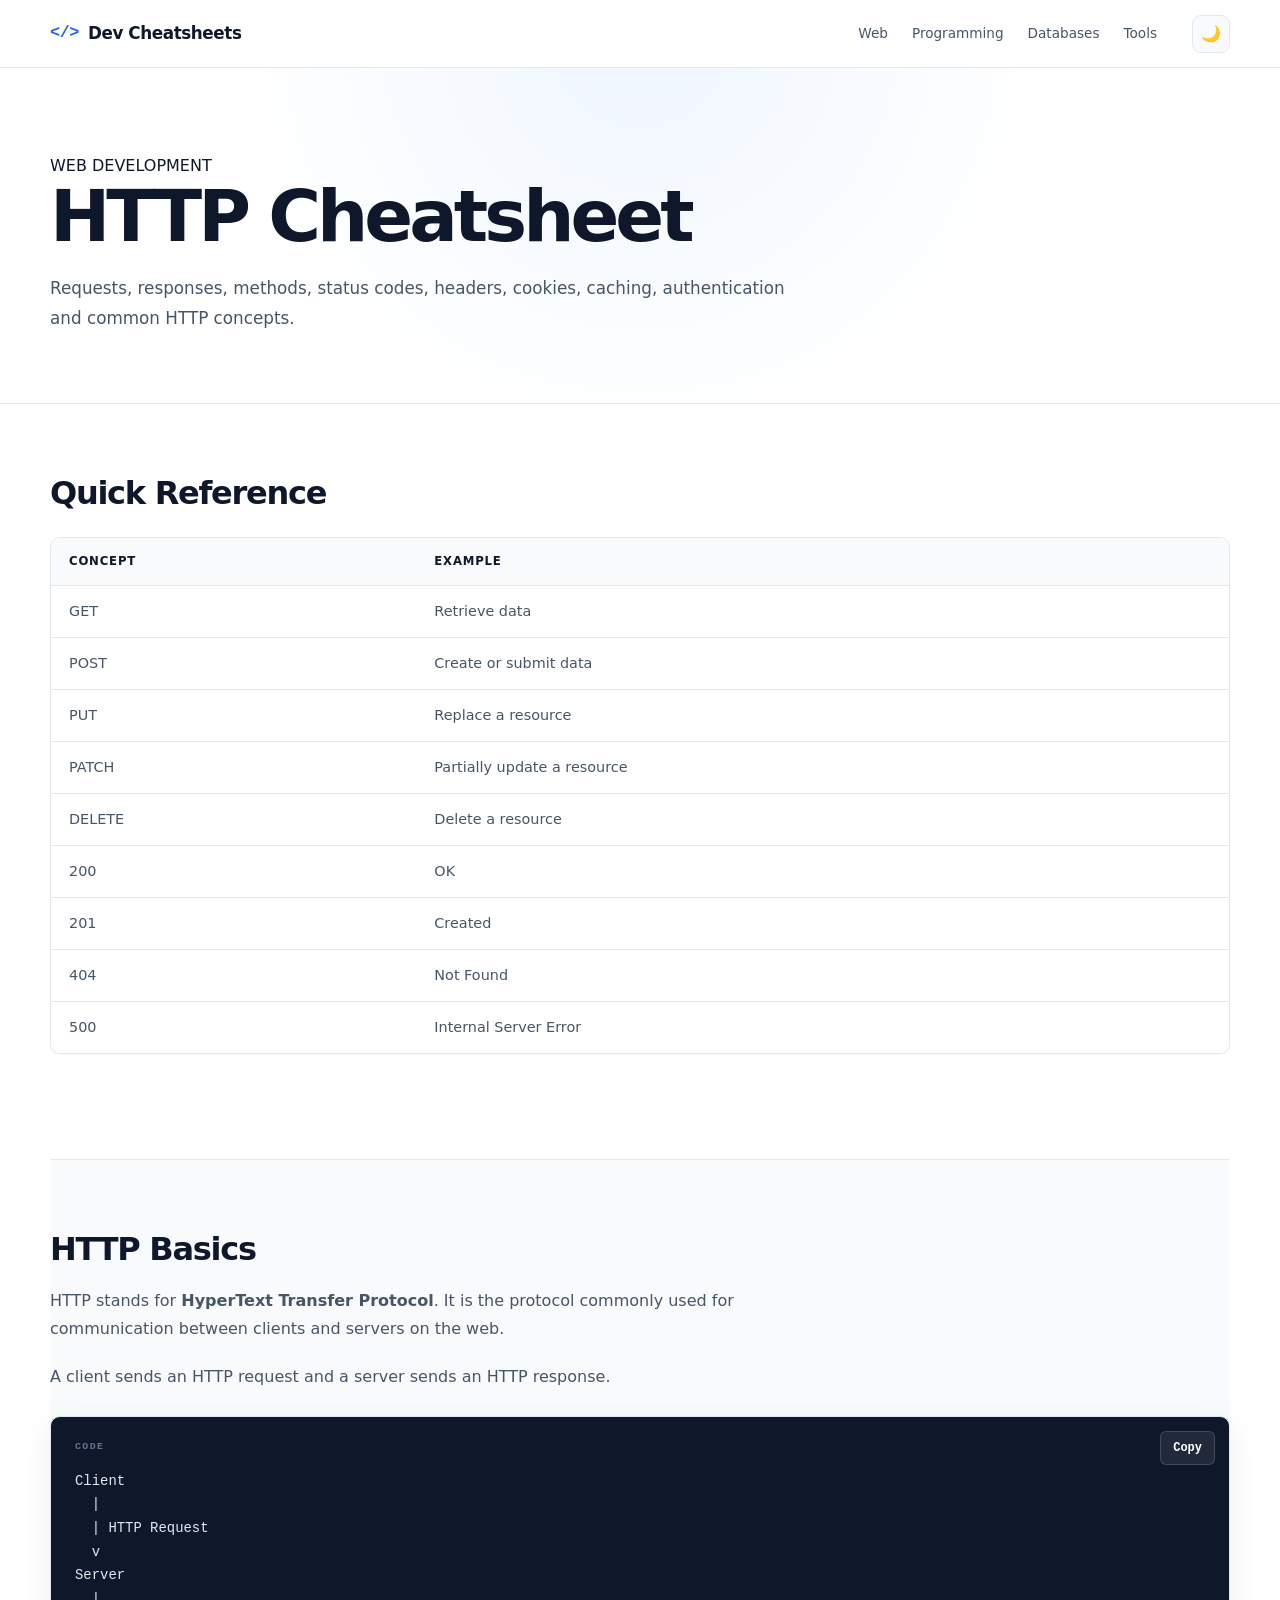
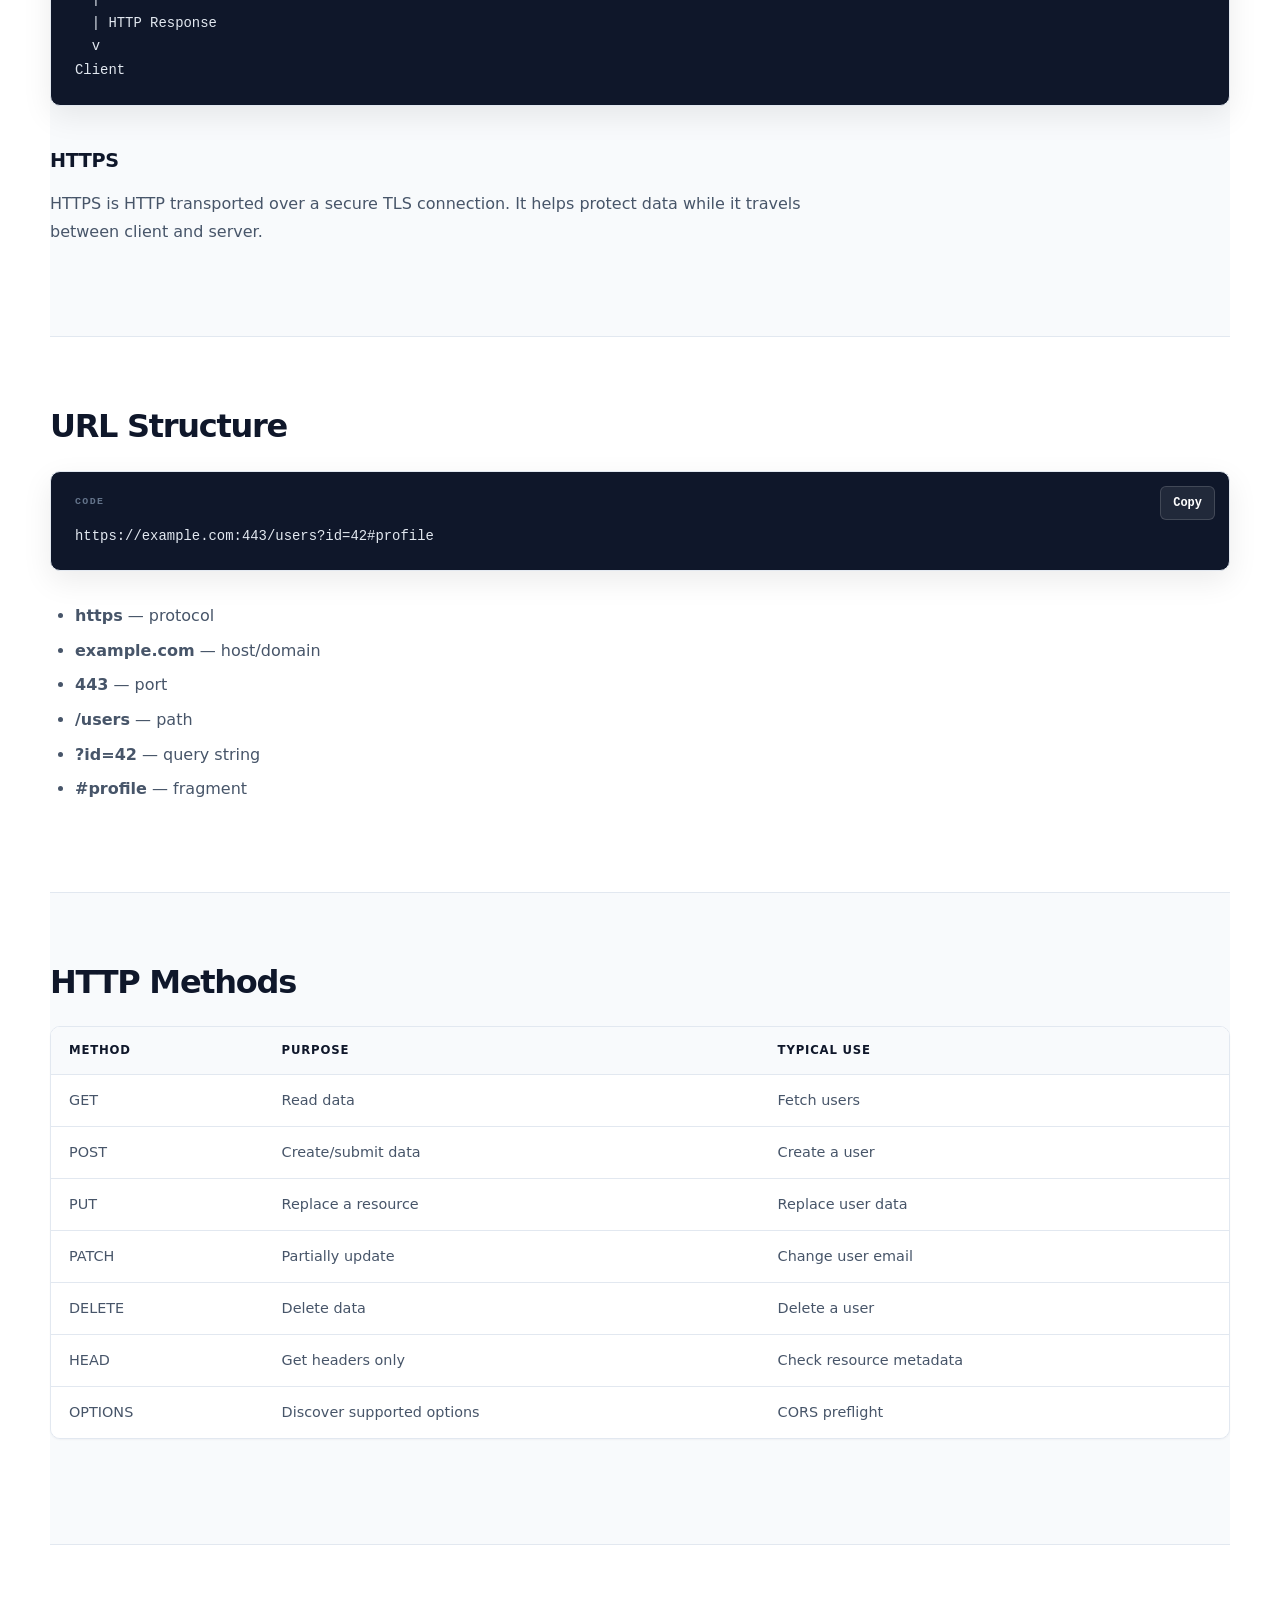
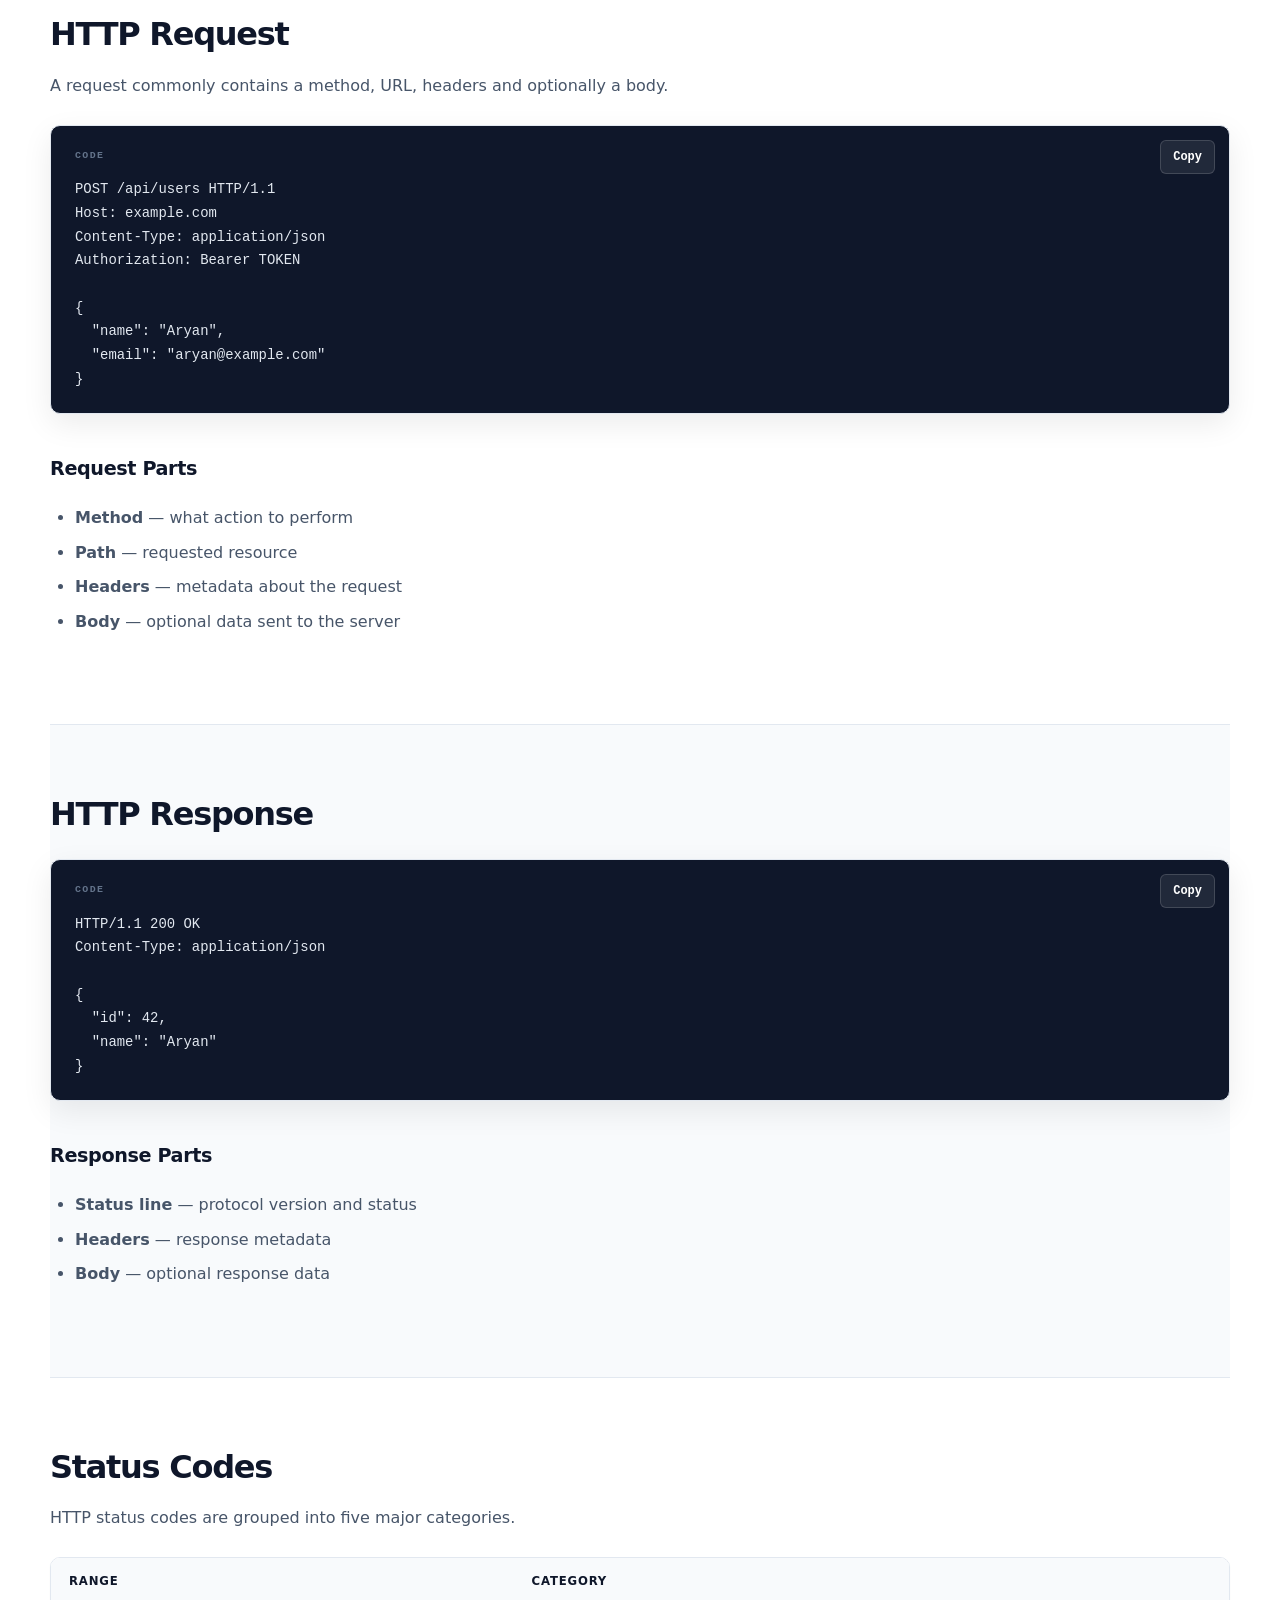
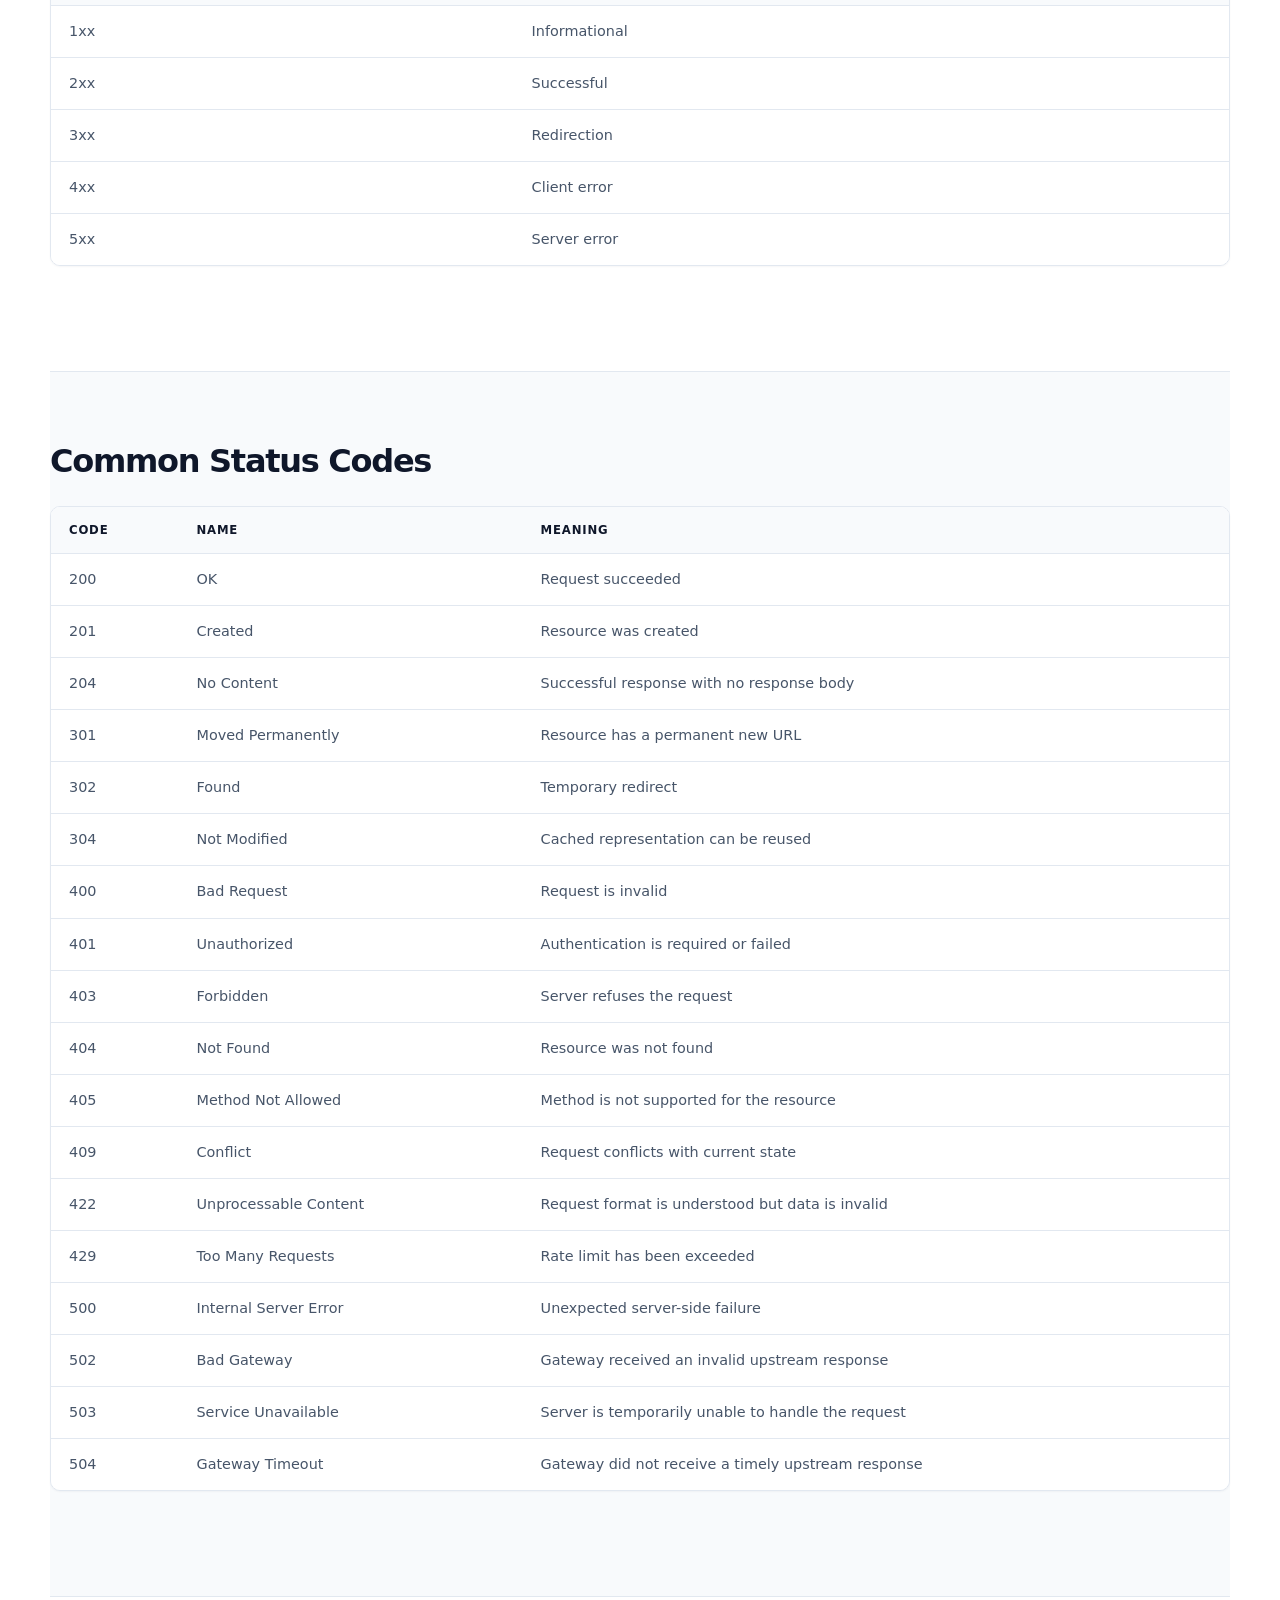
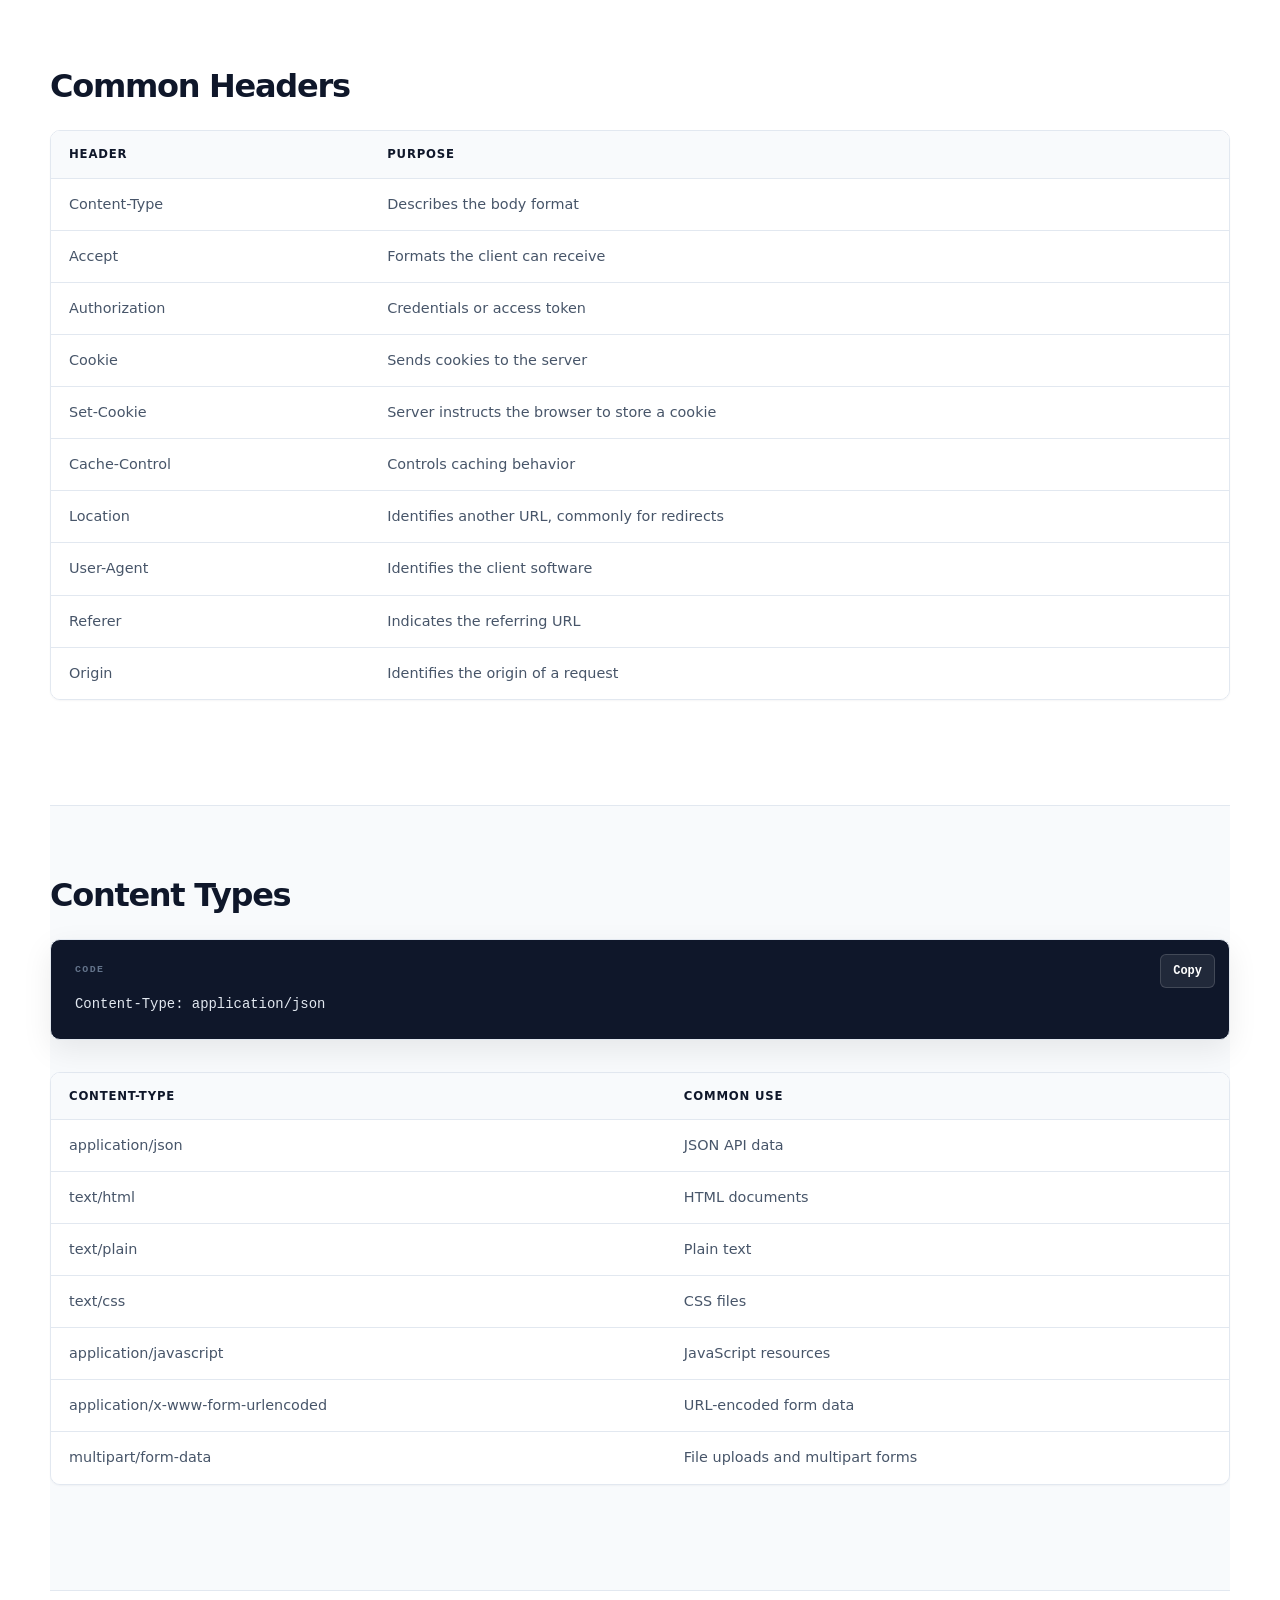
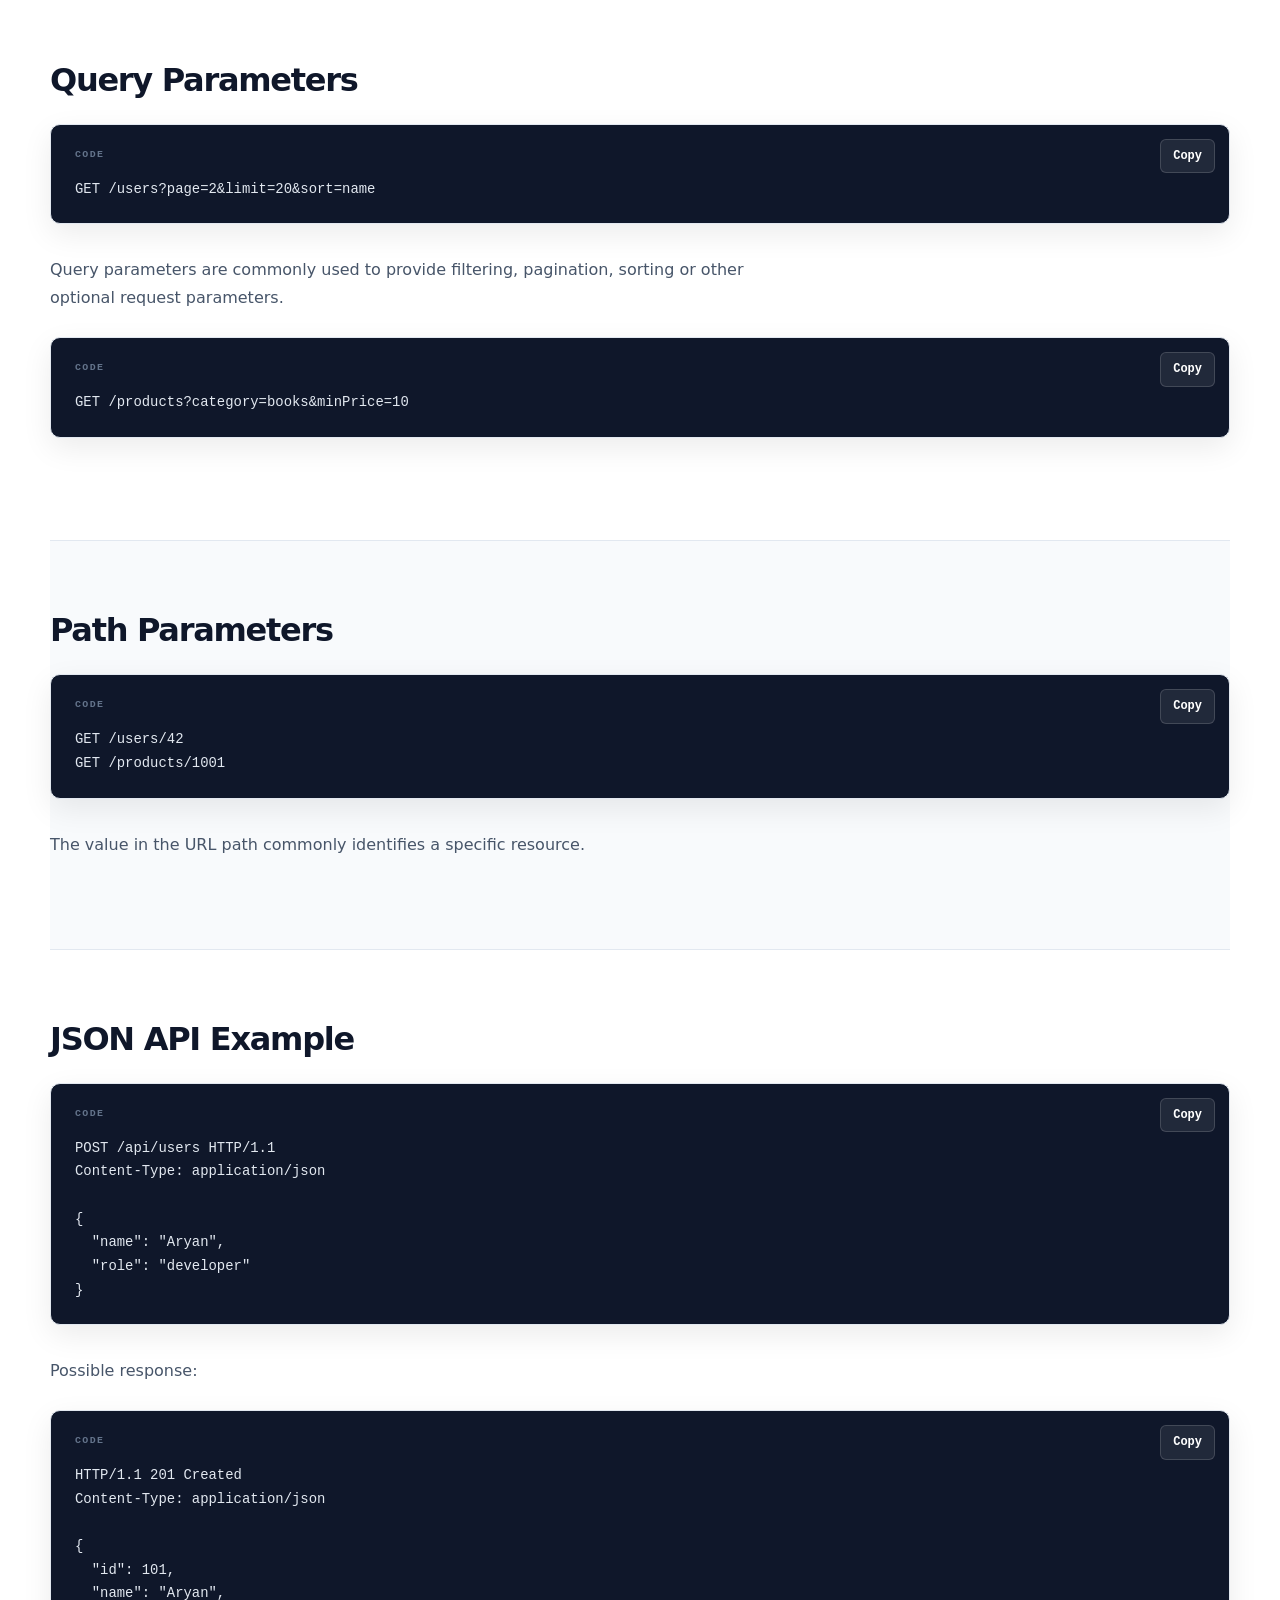
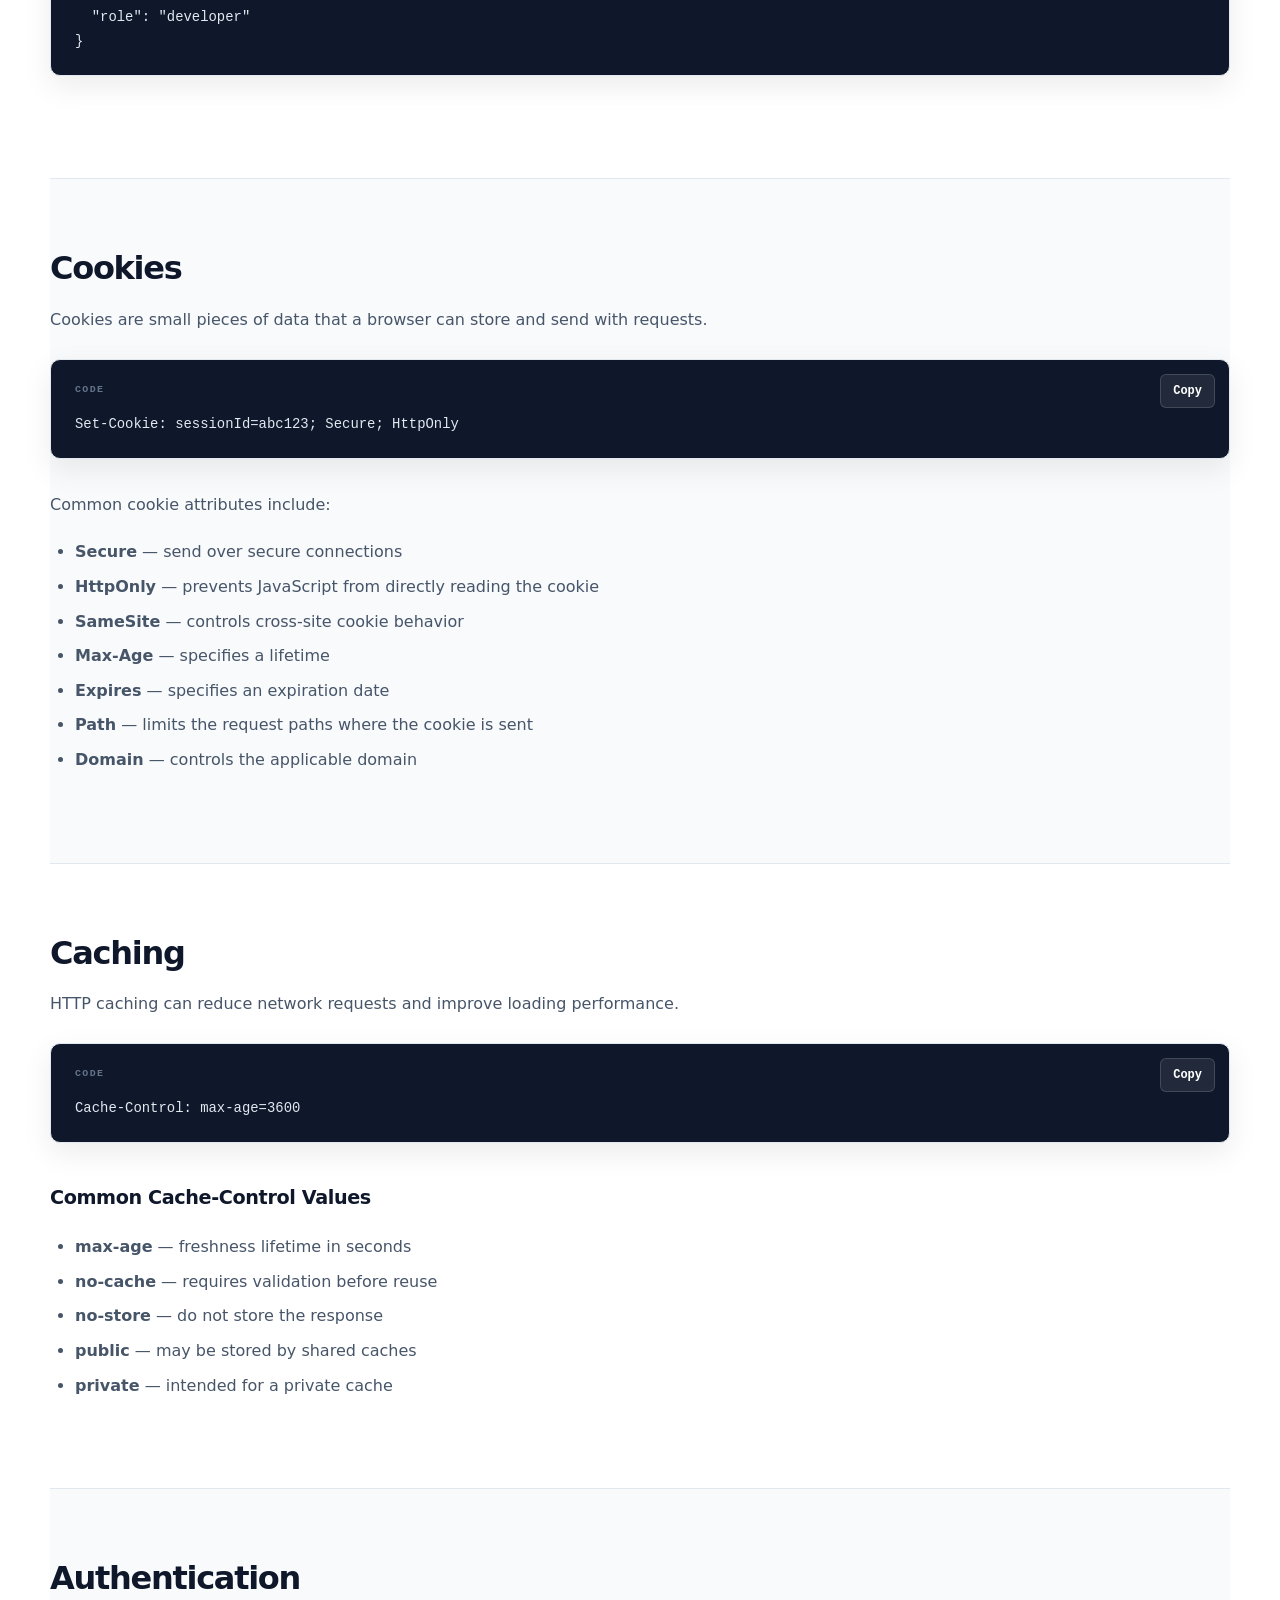
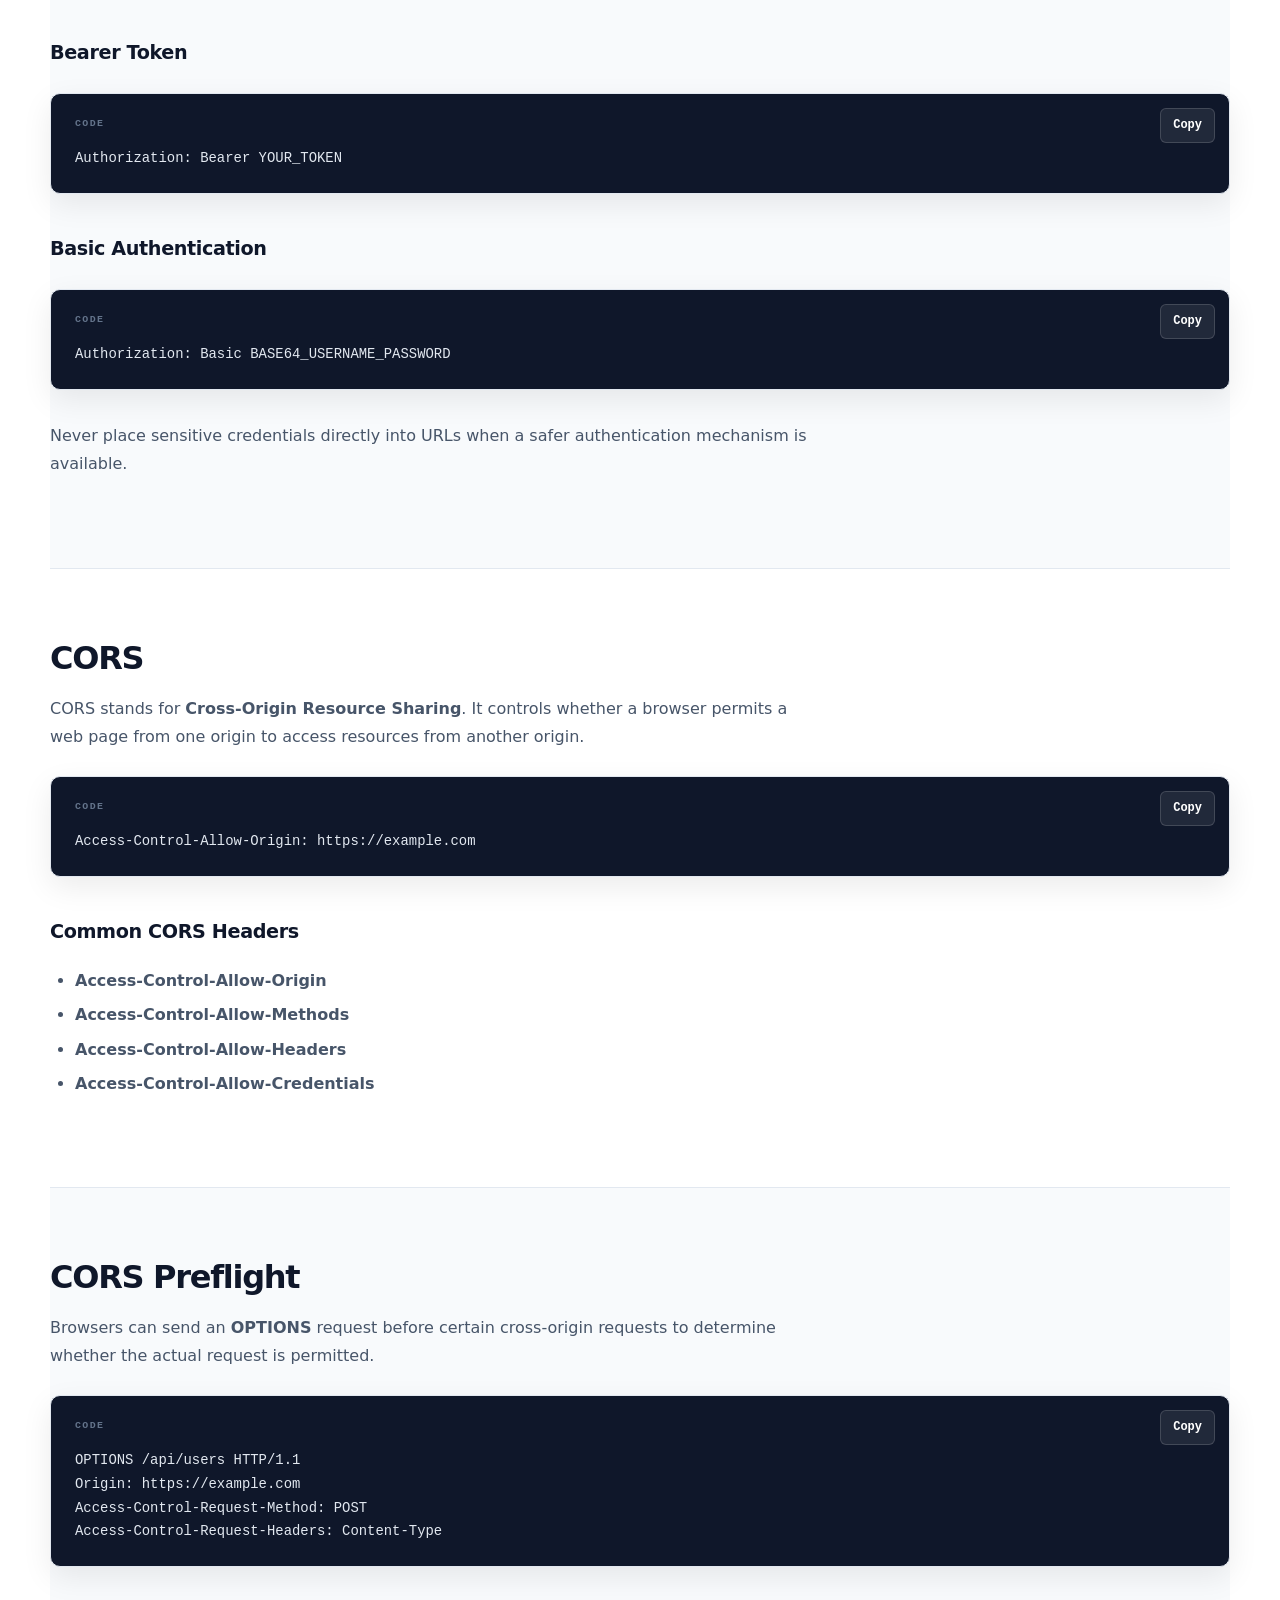
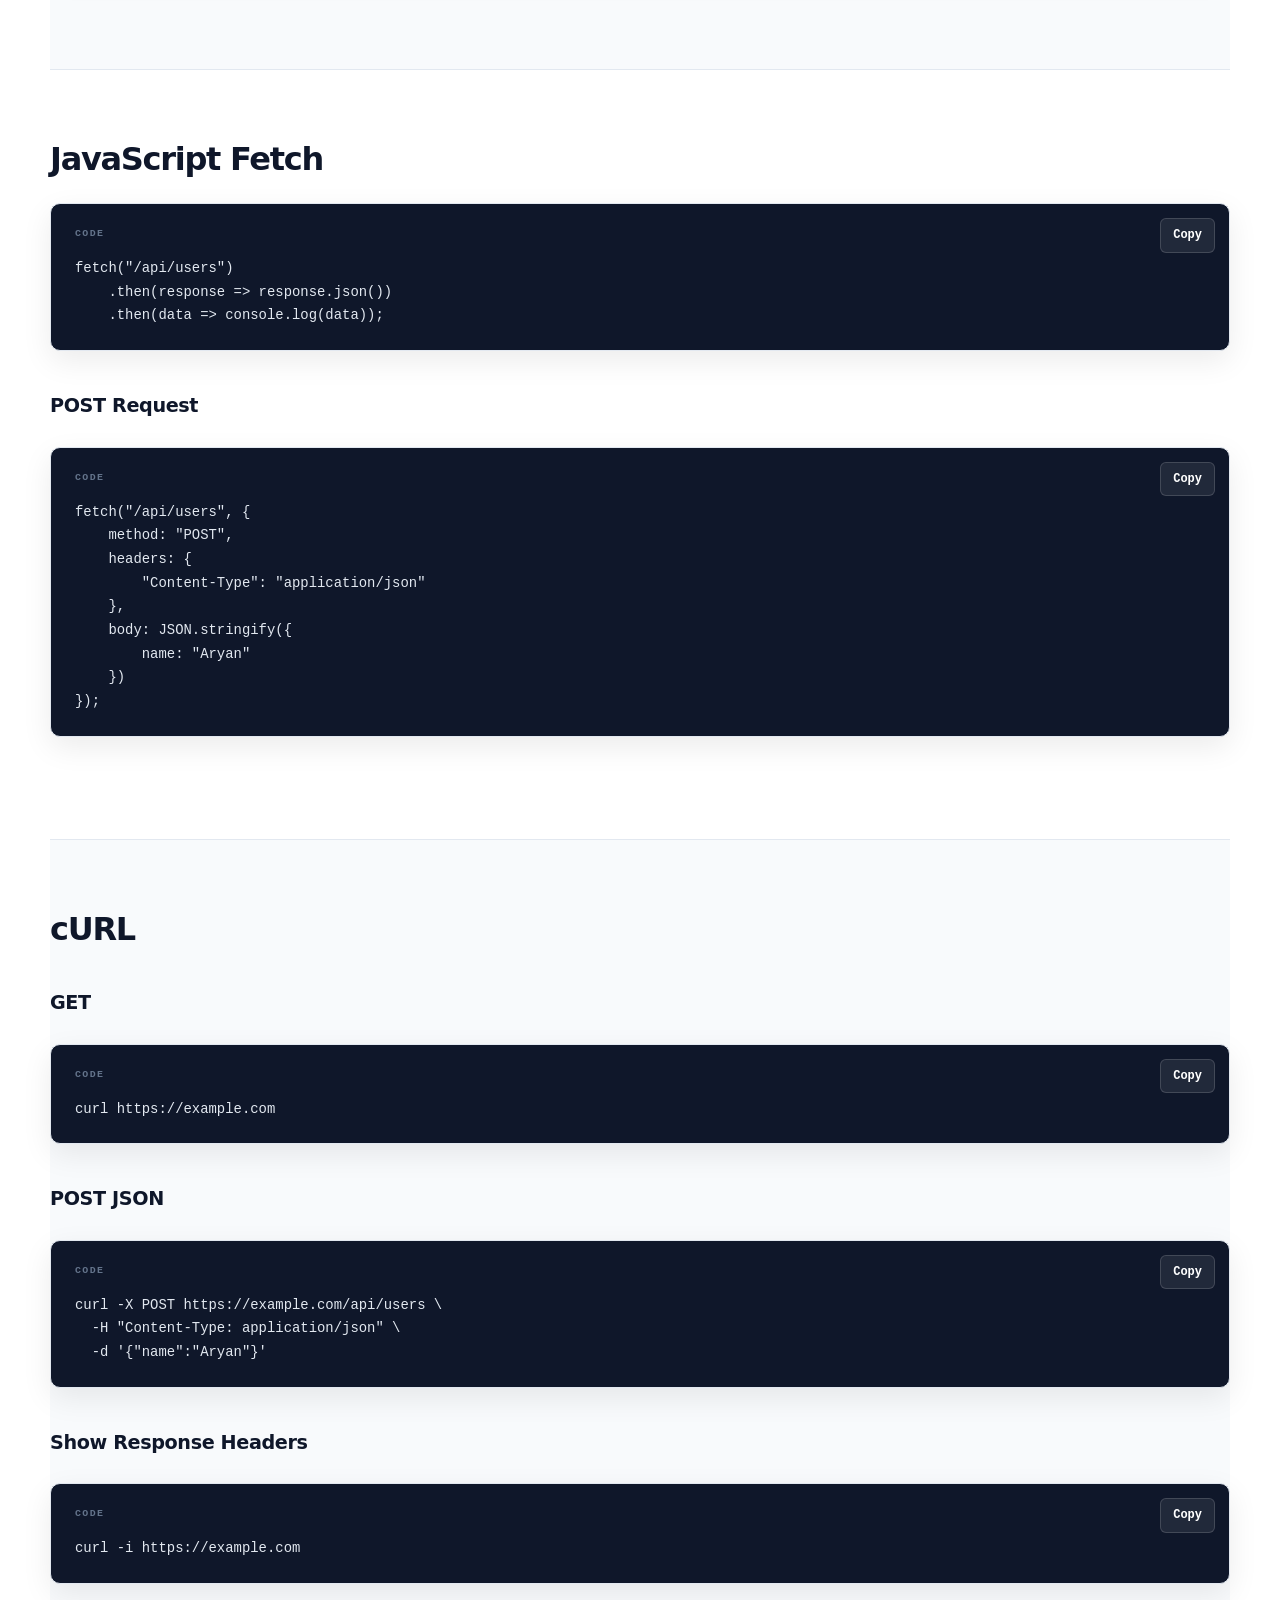
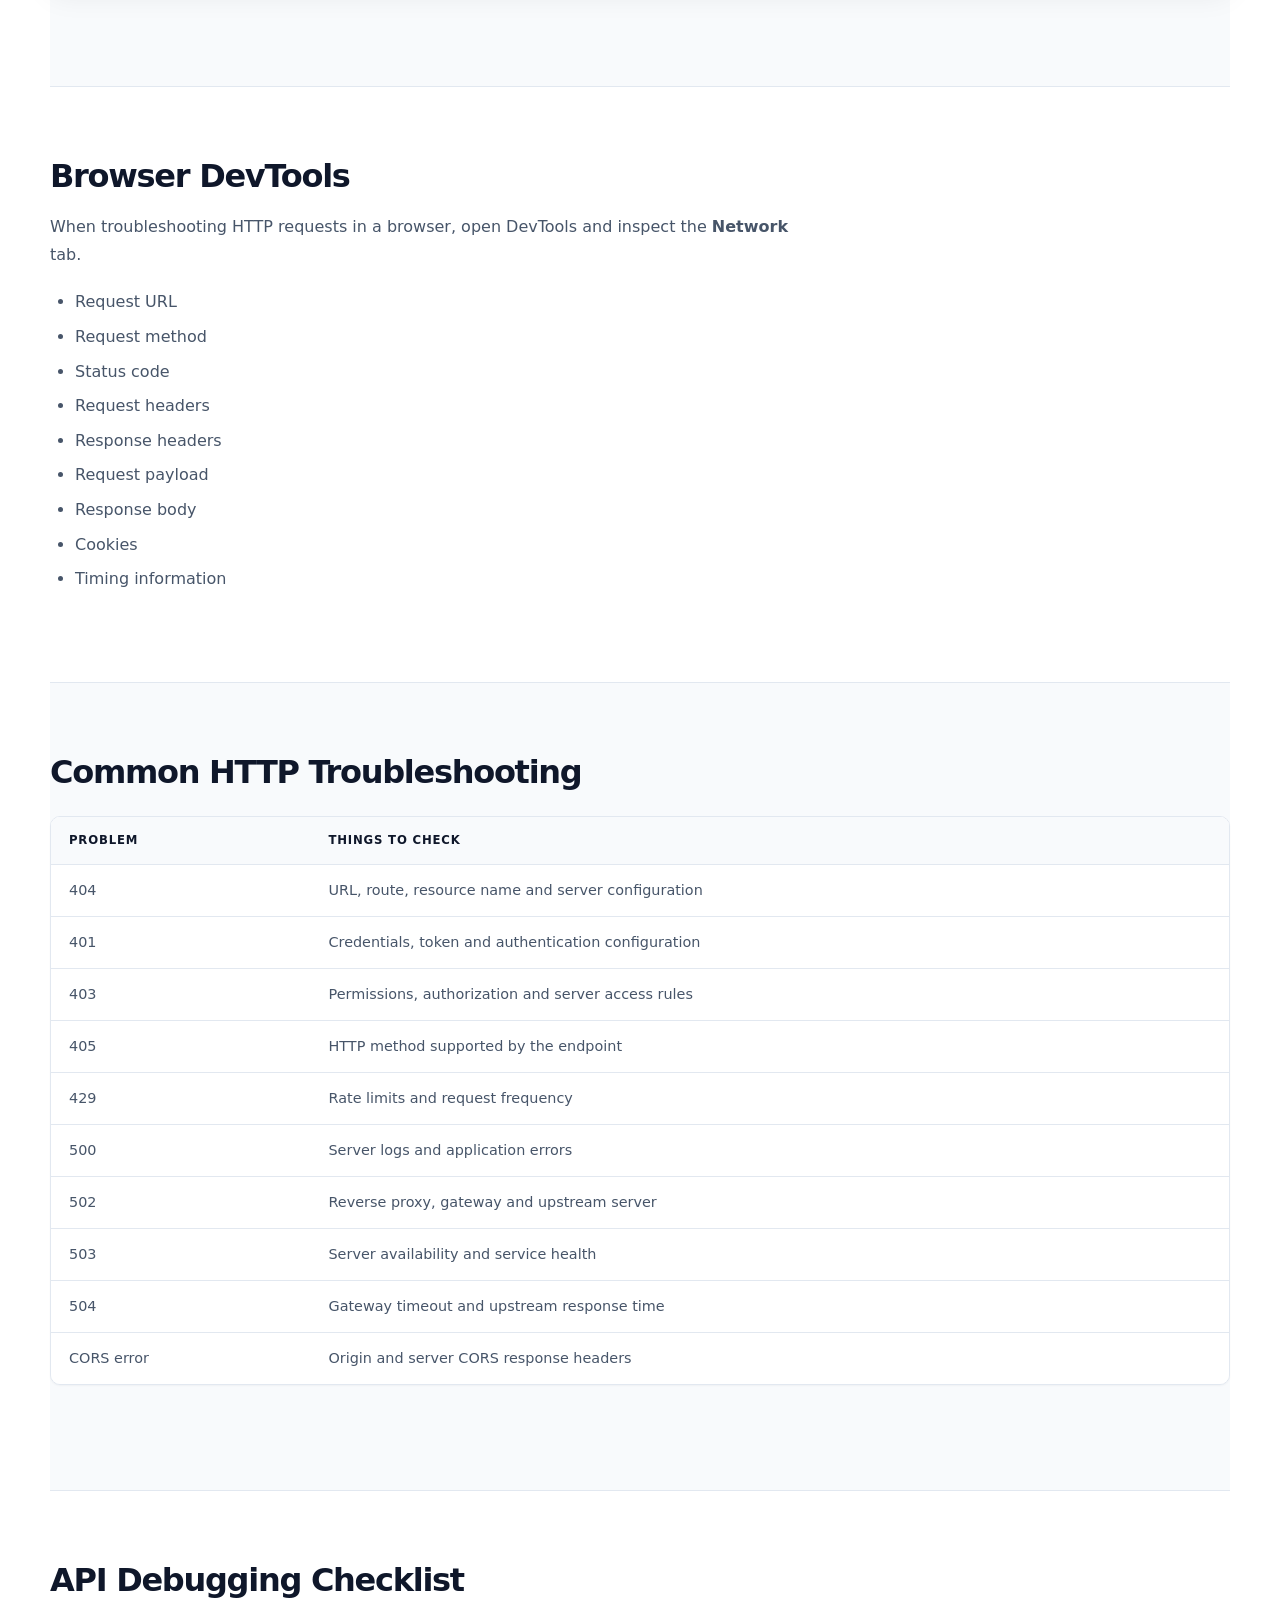
<file: cheatsheets/http.html>
<!DOCTYPE html>
<html lang="en">
<head>
    <meta charset="UTF-8">

    <meta
        name="viewport"
        content="width=device-width, initial-scale=1.0"
    >

    <meta
        name="description"
        content="HTTP cheatsheet covering methods, status codes, headers, requests, responses, cookies, caching, authentication and CORS."
    >

    <title>HTTP Cheatsheet | Dev Cheatsheets</title>

    <link rel="stylesheet" href="../css/style.css">
</head>

<body>

    <!-- =====================================================
         HEADER
    ====================================================== -->

    <header class="site-header">

        <div class="header-container">

            <a href="../index.html" class="logo">
                Dev Cheatsheets
            </a>

            <nav
                class="main-navigation"
                aria-label="Main navigation"
            >
                <a href="../index.html#web-development">
                    Web
                </a>

                <a href="../index.html#programming">
                    Programming
                </a>

                <a href="../index.html#databases">
                    Databases
                </a>

                <a href="../index.html#tools">
                    Tools
                </a>
            </nav>

            <button
                class="theme-toggle"
                id="themeToggle"
                type="button"
                aria-label="Toggle dark mode"
            >
                🌙
            </button>

        </div>

    </header>


    <!-- =====================================================
         MAIN
    ====================================================== -->

    <main>

        <!-- HERO -->

        <section class="docs-hero">

            <div class="docs-container">

                <p class="eyebrow">
                    WEB DEVELOPMENT
                </p>

                <h1>
                    HTTP Cheatsheet
                </h1>

                <p class="hero-text">
                    Requests, responses, methods, status codes,
                    headers, cookies, caching, authentication
                    and common HTTP concepts.
                </p>

            </div>

        </section>


        <!-- CONTENT -->

        <section class="docs-content">

            <div class="docs-container">


                <!-- =================================================
                     QUICK REFERENCE
                ================================================== -->

                <section class="docs-section">

                    <h2>Quick Reference</h2>

                    <div class="table-wrapper">

                        <table>

                            <thead>
                                <tr>
                                    <th>Concept</th>
                                    <th>Example</th>
                                </tr>
                            </thead>

                            <tbody>

                                <tr>
                                    <td>GET</td>
                                    <td>Retrieve data</td>
                                </tr>

                                <tr>
                                    <td>POST</td>
                                    <td>Create or submit data</td>
                                </tr>

                                <tr>
                                    <td>PUT</td>
                                    <td>Replace a resource</td>
                                </tr>

                                <tr>
                                    <td>PATCH</td>
                                    <td>Partially update a resource</td>
                                </tr>

                                <tr>
                                    <td>DELETE</td>
                                    <td>Delete a resource</td>
                                </tr>

                                <tr>
                                    <td>200</td>
                                    <td>OK</td>
                                </tr>

                                <tr>
                                    <td>201</td>
                                    <td>Created</td>
                                </tr>

                                <tr>
                                    <td>404</td>
                                    <td>Not Found</td>
                                </tr>

                                <tr>
                                    <td>500</td>
                                    <td>Internal Server Error</td>
                                </tr>

                            </tbody>

                        </table>

                    </div>

                </section>


                <!-- =================================================
                     HTTP BASICS
                ================================================== -->

                <section class="docs-section">

                    <h2>HTTP Basics</h2>

                    <p>
                        HTTP stands for
                        <strong>HyperText Transfer Protocol</strong>.
                        It is the protocol commonly used for communication
                        between clients and servers on the web.
                    </p>

                    <p>
                        A client sends an HTTP request and a server
                        sends an HTTP response.
                    </p>

                    <pre><code>Client
  |
  | HTTP Request
  v
Server
  |
  | HTTP Response
  v
Client</code></pre>

                    <h3>HTTPS</h3>

                    <p>
                        HTTPS is HTTP transported over a secure
                        TLS connection. It helps protect data
                        while it travels between client and server.
                    </p>

                </section>


                <!-- =================================================
                     URL STRUCTURE
                ================================================== -->

                <section class="docs-section">

                    <h2>URL Structure</h2>

                    <pre><code>https://example.com:443/users?id=42#profile</code></pre>

                    <ul>
                        <li><strong>https</strong> — protocol</li>
                        <li><strong>example.com</strong> — host/domain</li>
                        <li><strong>443</strong> — port</li>
                        <li><strong>/users</strong> — path</li>
                        <li><strong>?id=42</strong> — query string</li>
                        <li><strong>#profile</strong> — fragment</li>
                    </ul>

                </section>


                <!-- =================================================
                     HTTP METHODS
                ================================================== -->

                <section class="docs-section">

                    <h2>HTTP Methods</h2>

                    <div class="table-wrapper">

                        <table>

                            <thead>
                                <tr>
                                    <th>Method</th>
                                    <th>Purpose</th>
                                    <th>Typical Use</th>
                                </tr>
                            </thead>

                            <tbody>

                                <tr>
                                    <td>GET</td>
                                    <td>Read data</td>
                                    <td>Fetch users</td>
                                </tr>

                                <tr>
                                    <td>POST</td>
                                    <td>Create/submit data</td>
                                    <td>Create a user</td>
                                </tr>

                                <tr>
                                    <td>PUT</td>
                                    <td>Replace a resource</td>
                                    <td>Replace user data</td>
                                </tr>

                                <tr>
                                    <td>PATCH</td>
                                    <td>Partially update</td>
                                    <td>Change user email</td>
                                </tr>

                                <tr>
                                    <td>DELETE</td>
                                    <td>Delete data</td>
                                    <td>Delete a user</td>
                                </tr>

                                <tr>
                                    <td>HEAD</td>
                                    <td>Get headers only</td>
                                    <td>Check resource metadata</td>
                                </tr>

                                <tr>
                                    <td>OPTIONS</td>
                                    <td>Discover supported options</td>
                                    <td>CORS preflight</td>
                                </tr>

                            </tbody>

                        </table>

                    </div>

                </section>


                <!-- =================================================
                     REQUEST
                ================================================== -->

                <section class="docs-section">

                    <h2>HTTP Request</h2>

                    <p>
                        A request commonly contains a method, URL,
                        headers and optionally a body.
                    </p>

                    <pre><code>POST /api/users HTTP/1.1
Host: example.com
Content-Type: application/json
Authorization: Bearer TOKEN

{
  "name": "Aryan",
  "email": "aryan@example.com"
}</code></pre>

                    <h3>Request Parts</h3>

                    <ul>
                        <li><strong>Method</strong> — what action to perform</li>
                        <li><strong>Path</strong> — requested resource</li>
                        <li><strong>Headers</strong> — metadata about the request</li>
                        <li><strong>Body</strong> — optional data sent to the server</li>
                    </ul>

                </section>


                <!-- =================================================
                     RESPONSE
                ================================================== -->

                <section class="docs-section">

                    <h2>HTTP Response</h2>

                    <pre><code>HTTP/1.1 200 OK
Content-Type: application/json

{
  "id": 42,
  "name": "Aryan"
}</code></pre>

                    <h3>Response Parts</h3>

                    <ul>
                        <li><strong>Status line</strong> — protocol version and status</li>
                        <li><strong>Headers</strong> — response metadata</li>
                        <li><strong>Body</strong> — optional response data</li>
                    </ul>

                </section>


                <!-- =================================================
                     STATUS CODES
                ================================================== -->

                <section class="docs-section">

                    <h2>Status Codes</h2>

                    <p>
                        HTTP status codes are grouped into five
                        major categories.
                    </p>

                    <div class="table-wrapper">

                        <table>

                            <thead>
                                <tr>
                                    <th>Range</th>
                                    <th>Category</th>
                                </tr>
                            </thead>

                            <tbody>

                                <tr>
                                    <td>1xx</td>
                                    <td>Informational</td>
                                </tr>

                                <tr>
                                    <td>2xx</td>
                                    <td>Successful</td>
                                </tr>

                                <tr>
                                    <td>3xx</td>
                                    <td>Redirection</td>
                                </tr>

                                <tr>
                                    <td>4xx</td>
                                    <td>Client error</td>
                                </tr>

                                <tr>
                                    <td>5xx</td>
                                    <td>Server error</td>
                                </tr>

                            </tbody>

                        </table>

                    </div>

                </section>


                <!-- =================================================
                     COMMON STATUS CODES
                ================================================== -->

                <section class="docs-section">

                    <h2>Common Status Codes</h2>

                    <div class="table-wrapper">

                        <table>

                            <thead>
                                <tr>
                                    <th>Code</th>
                                    <th>Name</th>
                                    <th>Meaning</th>
                                </tr>
                            </thead>

                            <tbody>

                                <tr>
                                    <td>200</td>
                                    <td>OK</td>
                                    <td>Request succeeded</td>
                                </tr>

                                <tr>
                                    <td>201</td>
                                    <td>Created</td>
                                    <td>Resource was created</td>
                                </tr>

                                <tr>
                                    <td>204</td>
                                    <td>No Content</td>
                                    <td>Successful response with no response body</td>
                                </tr>

                                <tr>
                                    <td>301</td>
                                    <td>Moved Permanently</td>
                                    <td>Resource has a permanent new URL</td>
                                </tr>

                                <tr>
                                    <td>302</td>
                                    <td>Found</td>
                                    <td>Temporary redirect</td>
                                </tr>

                                <tr>
                                    <td>304</td>
                                    <td>Not Modified</td>
                                    <td>Cached representation can be reused</td>
                                </tr>

                                <tr>
                                    <td>400</td>
                                    <td>Bad Request</td>
                                    <td>Request is invalid</td>
                                </tr>

                                <tr>
                                    <td>401</td>
                                    <td>Unauthorized</td>
                                    <td>Authentication is required or failed</td>
                                </tr>

                                <tr>
                                    <td>403</td>
                                    <td>Forbidden</td>
                                    <td>Server refuses the request</td>
                                </tr>

                                <tr>
                                    <td>404</td>
                                    <td>Not Found</td>
                                    <td>Resource was not found</td>
                                </tr>

                                <tr>
                                    <td>405</td>
                                    <td>Method Not Allowed</td>
                                    <td>Method is not supported for the resource</td>
                                </tr>

                                <tr>
                                    <td>409</td>
                                    <td>Conflict</td>
                                    <td>Request conflicts with current state</td>
                                </tr>

                                <tr>
                                    <td>422</td>
                                    <td>Unprocessable Content</td>
                                    <td>Request format is understood but data is invalid</td>
                                </tr>

                                <tr>
                                    <td>429</td>
                                    <td>Too Many Requests</td>
                                    <td>Rate limit has been exceeded</td>
                                </tr>

                                <tr>
                                    <td>500</td>
                                    <td>Internal Server Error</td>
                                    <td>Unexpected server-side failure</td>
                                </tr>

                                <tr>
                                    <td>502</td>
                                    <td>Bad Gateway</td>
                                    <td>Gateway received an invalid upstream response</td>
                                </tr>

                                <tr>
                                    <td>503</td>
                                    <td>Service Unavailable</td>
                                    <td>Server is temporarily unable to handle the request</td>
                                </tr>

                                <tr>
                                    <td>504</td>
                                    <td>Gateway Timeout</td>
                                    <td>Gateway did not receive a timely upstream response</td>
                                </tr>

                            </tbody>

                        </table>

                    </div>

                </section>


                <!-- =================================================
                     COMMON HEADERS
                ================================================== -->

                <section class="docs-section">

                    <h2>Common Headers</h2>

                    <div class="table-wrapper">

                        <table>

                            <thead>
                                <tr>
                                    <th>Header</th>
                                    <th>Purpose</th>
                                </tr>
                            </thead>

                            <tbody>

                                <tr>
                                    <td>Content-Type</td>
                                    <td>Describes the body format</td>
                                </tr>

                                <tr>
                                    <td>Accept</td>
                                    <td>Formats the client can receive</td>
                                </tr>

                                <tr>
                                    <td>Authorization</td>
                                    <td>Credentials or access token</td>
                                </tr>

                                <tr>
                                    <td>Cookie</td>
                                    <td>Sends cookies to the server</td>
                                </tr>

                                <tr>
                                    <td>Set-Cookie</td>
                                    <td>Server instructs the browser to store a cookie</td>
                                </tr>

                                <tr>
                                    <td>Cache-Control</td>
                                    <td>Controls caching behavior</td>
                                </tr>

                                <tr>
                                    <td>Location</td>
                                    <td>Identifies another URL, commonly for redirects</td>
                                </tr>

                                <tr>
                                    <td>User-Agent</td>
                                    <td>Identifies the client software</td>
                                </tr>

                                <tr>
                                    <td>Referer</td>
                                    <td>Indicates the referring URL</td>
                                </tr>

                                <tr>
                                    <td>Origin</td>
                                    <td>Identifies the origin of a request</td>
                                </tr>

                            </tbody>

                        </table>

                    </div>

                </section>


                <!-- =================================================
                     CONTENT TYPES
                ================================================== -->

                <section class="docs-section">

                    <h2>Content Types</h2>

                    <pre><code>Content-Type: application/json</code></pre>

                    <div class="table-wrapper">

                        <table>

                            <thead>
                                <tr>
                                    <th>Content-Type</th>
                                    <th>Common Use</th>
                                </tr>
                            </thead>

                            <tbody>

                                <tr>
                                    <td>application/json</td>
                                    <td>JSON API data</td>
                                </tr>

                                <tr>
                                    <td>text/html</td>
                                    <td>HTML documents</td>
                                </tr>

                                <tr>
                                    <td>text/plain</td>
                                    <td>Plain text</td>
                                </tr>

                                <tr>
                                    <td>text/css</td>
                                    <td>CSS files</td>
                                </tr>

                                <tr>
                                    <td>application/javascript</td>
                                    <td>JavaScript resources</td>
                                </tr>

                                <tr>
                                    <td>application/x-www-form-urlencoded</td>
                                    <td>URL-encoded form data</td>
                                </tr>

                                <tr>
                                    <td>multipart/form-data</td>
                                    <td>File uploads and multipart forms</td>
                                </tr>

                            </tbody>

                        </table>

                    </div>

                </section>


                <!-- =================================================
                     QUERY PARAMETERS
                ================================================== -->

                <section class="docs-section">

                    <h2>Query Parameters</h2>

                    <pre><code>GET /users?page=2&limit=20&sort=name</code></pre>

                    <p>
                        Query parameters are commonly used to
                        provide filtering, pagination, sorting
                        or other optional request parameters.
                    </p>

                    <pre><code>GET /products?category=books&minPrice=10</code></pre>

                </section>


                <!-- =================================================
                     PATH PARAMETERS
                ================================================== -->

                <section class="docs-section">

                    <h2>Path Parameters</h2>

                    <pre><code>GET /users/42
GET /products/1001</code></pre>

                    <p>
                        The value in the URL path commonly identifies
                        a specific resource.
                    </p>

                </section>


                <!-- =================================================
                     JSON API
                ================================================== -->

                <section class="docs-section">

                    <h2>JSON API Example</h2>

                    <pre><code>POST /api/users HTTP/1.1
Content-Type: application/json

{
  "name": "Aryan",
  "role": "developer"
}</code></pre>

                    <p>Possible response:</p>

                    <pre><code>HTTP/1.1 201 Created
Content-Type: application/json

{
  "id": 101,
  "name": "Aryan",
  "role": "developer"
}</code></pre>

                </section>


                <!-- =================================================
                     COOKIES
                ================================================== -->

                <section class="docs-section">

                    <h2>Cookies</h2>

                    <p>
                        Cookies are small pieces of data that a
                        browser can store and send with requests.
                    </p>

                    <pre><code>Set-Cookie: sessionId=abc123; Secure; HttpOnly</code></pre>

                    <p>
                        Common cookie attributes include:
                    </p>

                    <ul>
                        <li><strong>Secure</strong> — send over secure connections</li>
                        <li><strong>HttpOnly</strong> — prevents JavaScript from directly reading the cookie</li>
                        <li><strong>SameSite</strong> — controls cross-site cookie behavior</li>
                        <li><strong>Max-Age</strong> — specifies a lifetime</li>
                        <li><strong>Expires</strong> — specifies an expiration date</li>
                        <li><strong>Path</strong> — limits the request paths where the cookie is sent</li>
                        <li><strong>Domain</strong> — controls the applicable domain</li>
                    </ul>

                </section>


                <!-- =================================================
                     CACHING
                ================================================== -->

                <section class="docs-section">

                    <h2>Caching</h2>

                    <p>
                        HTTP caching can reduce network requests
                        and improve loading performance.
                    </p>

                    <pre><code>Cache-Control: max-age=3600</code></pre>

                    <h3>Common Cache-Control Values</h3>

                    <ul>
                        <li><strong>max-age</strong> — freshness lifetime in seconds</li>
                        <li><strong>no-cache</strong> — requires validation before reuse</li>
                        <li><strong>no-store</strong> — do not store the response</li>
                        <li><strong>public</strong> — may be stored by shared caches</li>
                        <li><strong>private</strong> — intended for a private cache</li>
                    </ul>

                </section>


                <!-- =================================================
                     AUTHENTICATION
                ================================================== -->

                <section class="docs-section">

                    <h2>Authentication</h2>

                    <h3>Bearer Token</h3>

                    <pre><code>Authorization: Bearer YOUR_TOKEN</code></pre>

                    <h3>Basic Authentication</h3>

                    <pre><code>Authorization: Basic BASE64_USERNAME_PASSWORD</code></pre>

                    <p>
                        Never place sensitive credentials directly
                        into URLs when a safer authentication mechanism
                        is available.
                    </p>

                </section>


                <!-- =================================================
                     CORS
                ================================================== -->

                <section class="docs-section">

                    <h2>CORS</h2>

                    <p>
                        CORS stands for
                        <strong>Cross-Origin Resource Sharing</strong>.
                        It controls whether a browser permits a web
                        page from one origin to access resources from
                        another origin.
                    </p>

                    <pre><code>Access-Control-Allow-Origin: https://example.com</code></pre>

                    <h3>Common CORS Headers</h3>

                    <ul>
                        <li><strong>Access-Control-Allow-Origin</strong></li>
                        <li><strong>Access-Control-Allow-Methods</strong></li>
                        <li><strong>Access-Control-Allow-Headers</strong></li>
                        <li><strong>Access-Control-Allow-Credentials</strong></li>
                    </ul>

                </section>


                <!-- =================================================
                     PREFLIGHT
                ================================================== -->

                <section class="docs-section">

                    <h2>CORS Preflight</h2>

                    <p>
                        Browsers can send an
                        <strong>OPTIONS</strong> request before certain
                        cross-origin requests to determine whether
                        the actual request is permitted.
                    </p>

                    <pre><code>OPTIONS /api/users HTTP/1.1
Origin: https://example.com
Access-Control-Request-Method: POST
Access-Control-Request-Headers: Content-Type</code></pre>

                </section>


                <!-- =================================================
                     FETCH
                ================================================== -->

                <section class="docs-section">

                    <h2>JavaScript Fetch</h2>

                    <pre><code>fetch("/api/users")
    .then(response =&gt; response.json())
    .then(data =&gt; console.log(data));</code></pre>

                    <h3>POST Request</h3>

                    <pre><code>fetch("/api/users", {
    method: "POST",
    headers: {
        "Content-Type": "application/json"
    },
    body: JSON.stringify({
        name: "Aryan"
    })
});</code></pre>

                </section>


                <!-- =================================================
                     CURL
                ================================================== -->

                <section class="docs-section">

                    <h2>cURL</h2>

                    <h3>GET</h3>

                    <pre><code>curl https://example.com</code></pre>

                    <h3>POST JSON</h3>

                    <pre><code>curl -X POST https://example.com/api/users \
  -H "Content-Type: application/json" \
  -d '{"name":"Aryan"}'</code></pre>

                    <h3>Show Response Headers</h3>

                    <pre><code>curl -i https://example.com</code></pre>

                </section>


                <!-- =================================================
                     DEVTOOLS
                ================================================== -->

                <section class="docs-section">

                    <h2>Browser DevTools</h2>

                    <p>
                        When troubleshooting HTTP requests in a browser,
                        open DevTools and inspect the
                        <strong>Network</strong> tab.
                    </p>

                    <ul>
                        <li>Request URL</li>
                        <li>Request method</li>
                        <li>Status code</li>
                        <li>Request headers</li>
                        <li>Response headers</li>
                        <li>Request payload</li>
                        <li>Response body</li>
                        <li>Cookies</li>
                        <li>Timing information</li>
                    </ul>

                </section>


                <!-- =================================================
                     TROUBLESHOOTING
                ================================================== -->

                <section class="docs-section">

                    <h2>Common HTTP Troubleshooting</h2>

                    <div class="table-wrapper">

                        <table>

                            <thead>
                                <tr>
                                    <th>Problem</th>
                                    <th>Things to Check</th>
                                </tr>
                            </thead>

                            <tbody>

                                <tr>
                                    <td>404</td>
                                    <td>URL, route, resource name and server configuration</td>
                                </tr>

                                <tr>
                                    <td>401</td>
                                    <td>Credentials, token and authentication configuration</td>
                                </tr>

                                <tr>
                                    <td>403</td>
                                    <td>Permissions, authorization and server access rules</td>
                                </tr>

                                <tr>
                                    <td>405</td>
                                    <td>HTTP method supported by the endpoint</td>
                                </tr>

                                <tr>
                                    <td>429</td>
                                    <td>Rate limits and request frequency</td>
                                </tr>

                                <tr>
                                    <td>500</td>
                                    <td>Server logs and application errors</td>
                                </tr>

                                <tr>
                                    <td>502</td>
                                    <td>Reverse proxy, gateway and upstream server</td>
                                </tr>

                                <tr>
                                    <td>503</td>
                                    <td>Server availability and service health</td>
                                </tr>

                                <tr>
                                    <td>504</td>
                                    <td>Gateway timeout and upstream response time</td>
                                </tr>

                                <tr>
                                    <td>CORS error</td>
                                    <td>Origin and server CORS response headers</td>
                                </tr>

                            </tbody>

                        </table>

                    </div>

                </section>


                <!-- =================================================
                     API CHECKLIST
                ================================================== -->

                <section class="docs-section">

                    <h2>API Debugging Checklist</h2>

                    <ol>

                        <li>Check the request URL.</li>

                        <li>Check the HTTP method.</li>

                        <li>Check the status code.</li>

                        <li>Inspect request headers.</li>

                        <li>Inspect the request body.</li>

                        <li>Inspect response headers.</li>

                        <li>Inspect the response body.</li>

                        <li>Check authentication.</li>

                        <li>Check CORS configuration for browser requests.</li>

                        <li>Check server and application logs for server-side errors.</li>

                    </ol>

                </section>


                <!-- =================================================
                     QUICK EVERYDAY REFERENCE
                ================================================== -->

                <section class="docs-section">

                    <h2>Everyday Reference</h2>

                    <pre><code>GET     /users
GET     /users/42
POST    /users
PUT     /users/42
PATCH   /users/42
DELETE  /users/42

200 OK
201 Created
204 No Content

301 Redirect
302 Found
304 Not Modified

400 Bad Request
401 Unauthorized
403 Forbidden
404 Not Found
405 Method Not Allowed
409 Conflict
422 Unprocessable Content
429 Too Many Requests

500 Internal Server Error
502 Bad Gateway
503 Service Unavailable
504 Gateway Timeout</code></pre>

                </section>


                <!-- =================================================
                     BACK LINK
                ================================================== -->

                <div class="docs-back">

                    <a href="../index.html">
                        ← Back to all cheatsheets
                    </a>

                </div>

            </div>

        </section>

    </main>


    <!-- =====================================================
         FOOTER
    ====================================================== -->

    <footer class="site-footer">

        <div class="footer-container">

            <div>
                <strong>Dev Cheatsheets</strong>

                <p>
                    A growing reference for developers.
                </p>
            </div>

            <div>
                <p>
                    Built with HTML, CSS &amp; JavaScript.
                </p>
            </div>

        </div>

    </footer>


    <script src="../js/app.js"></script>

</body>
</html>
</file>
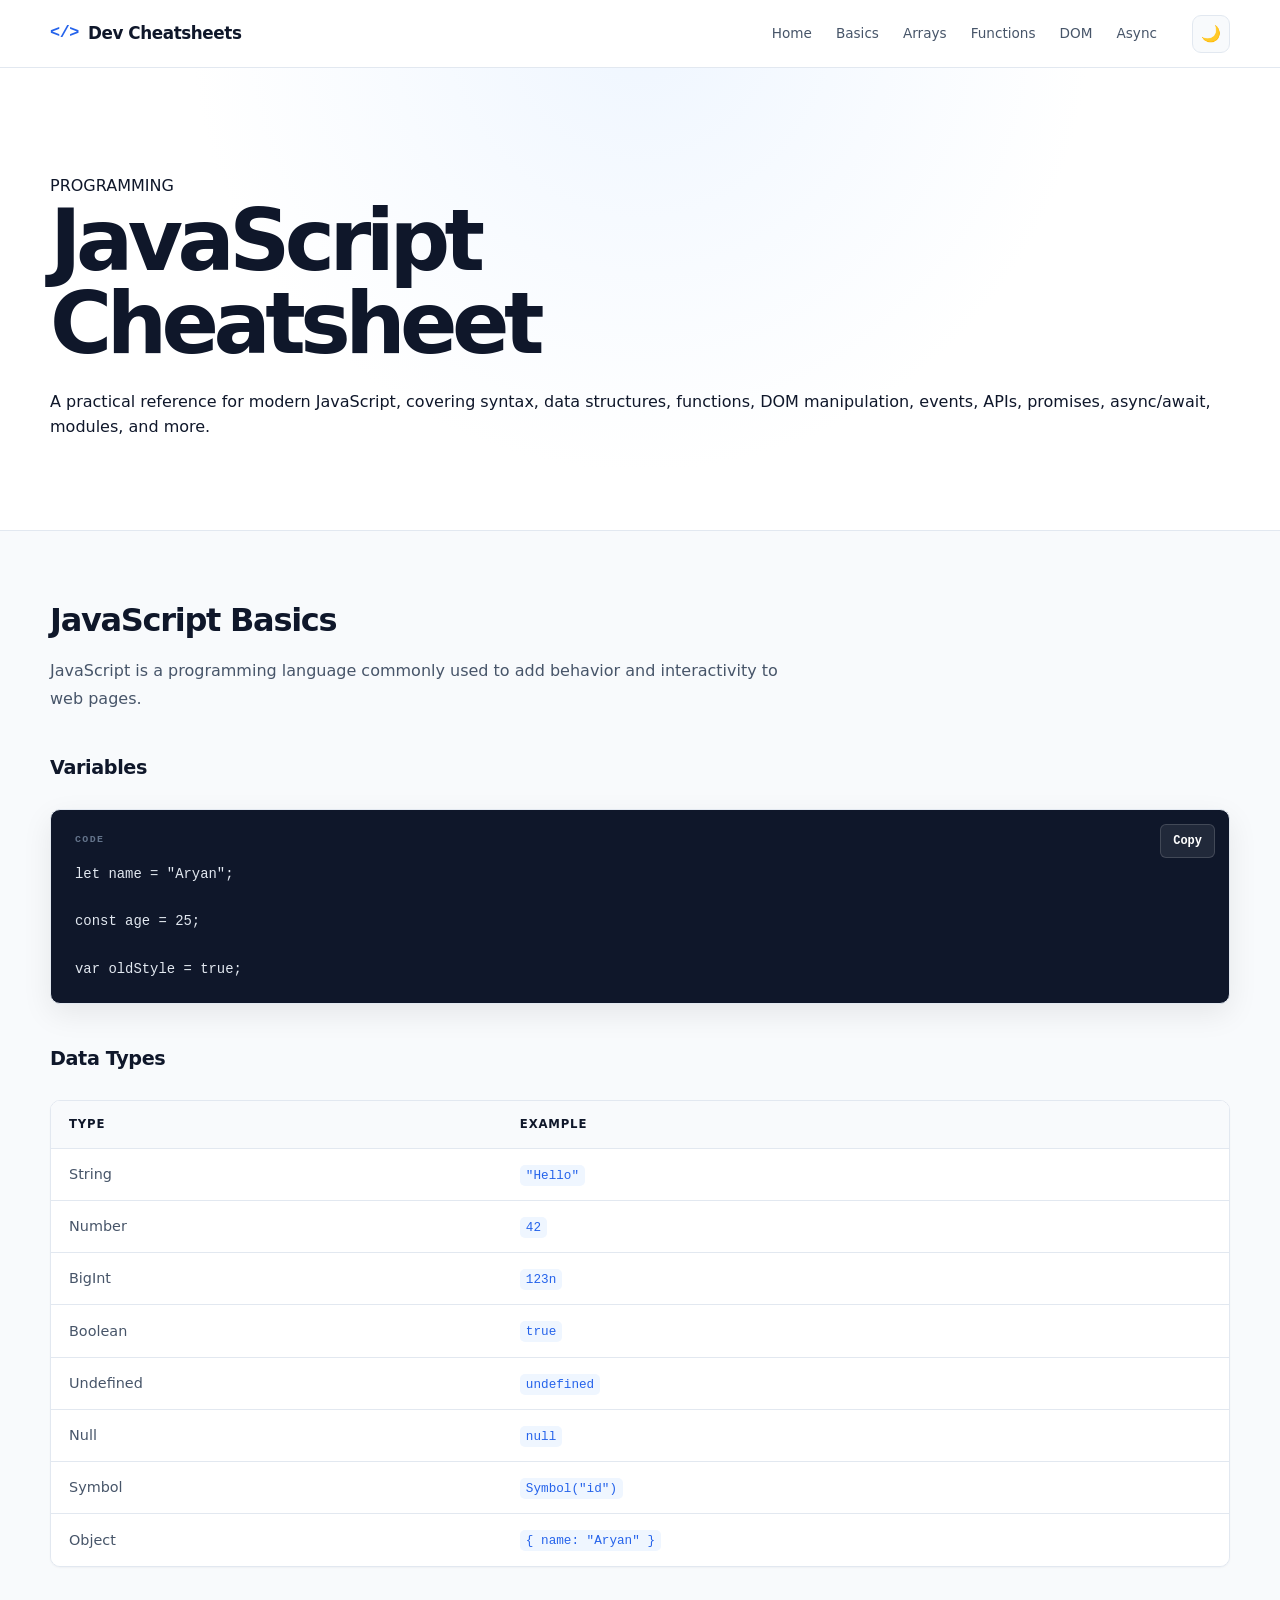
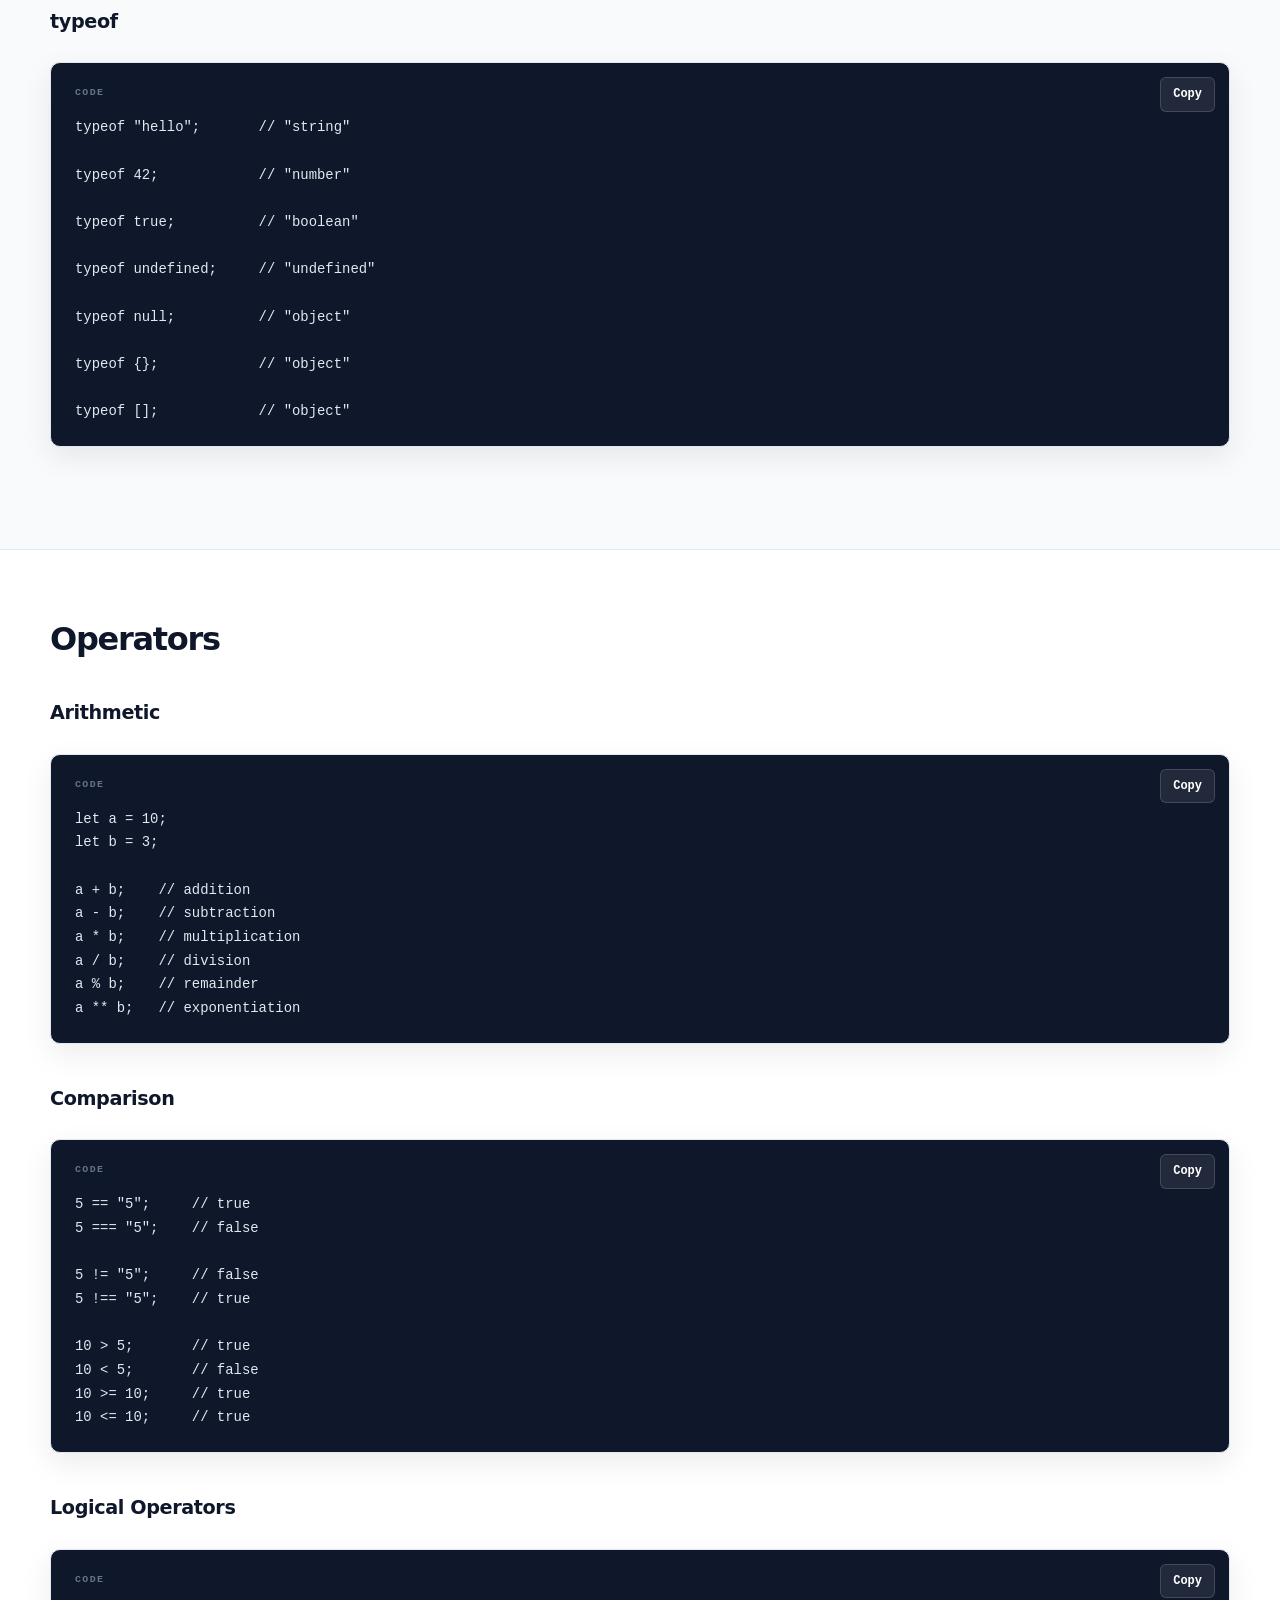
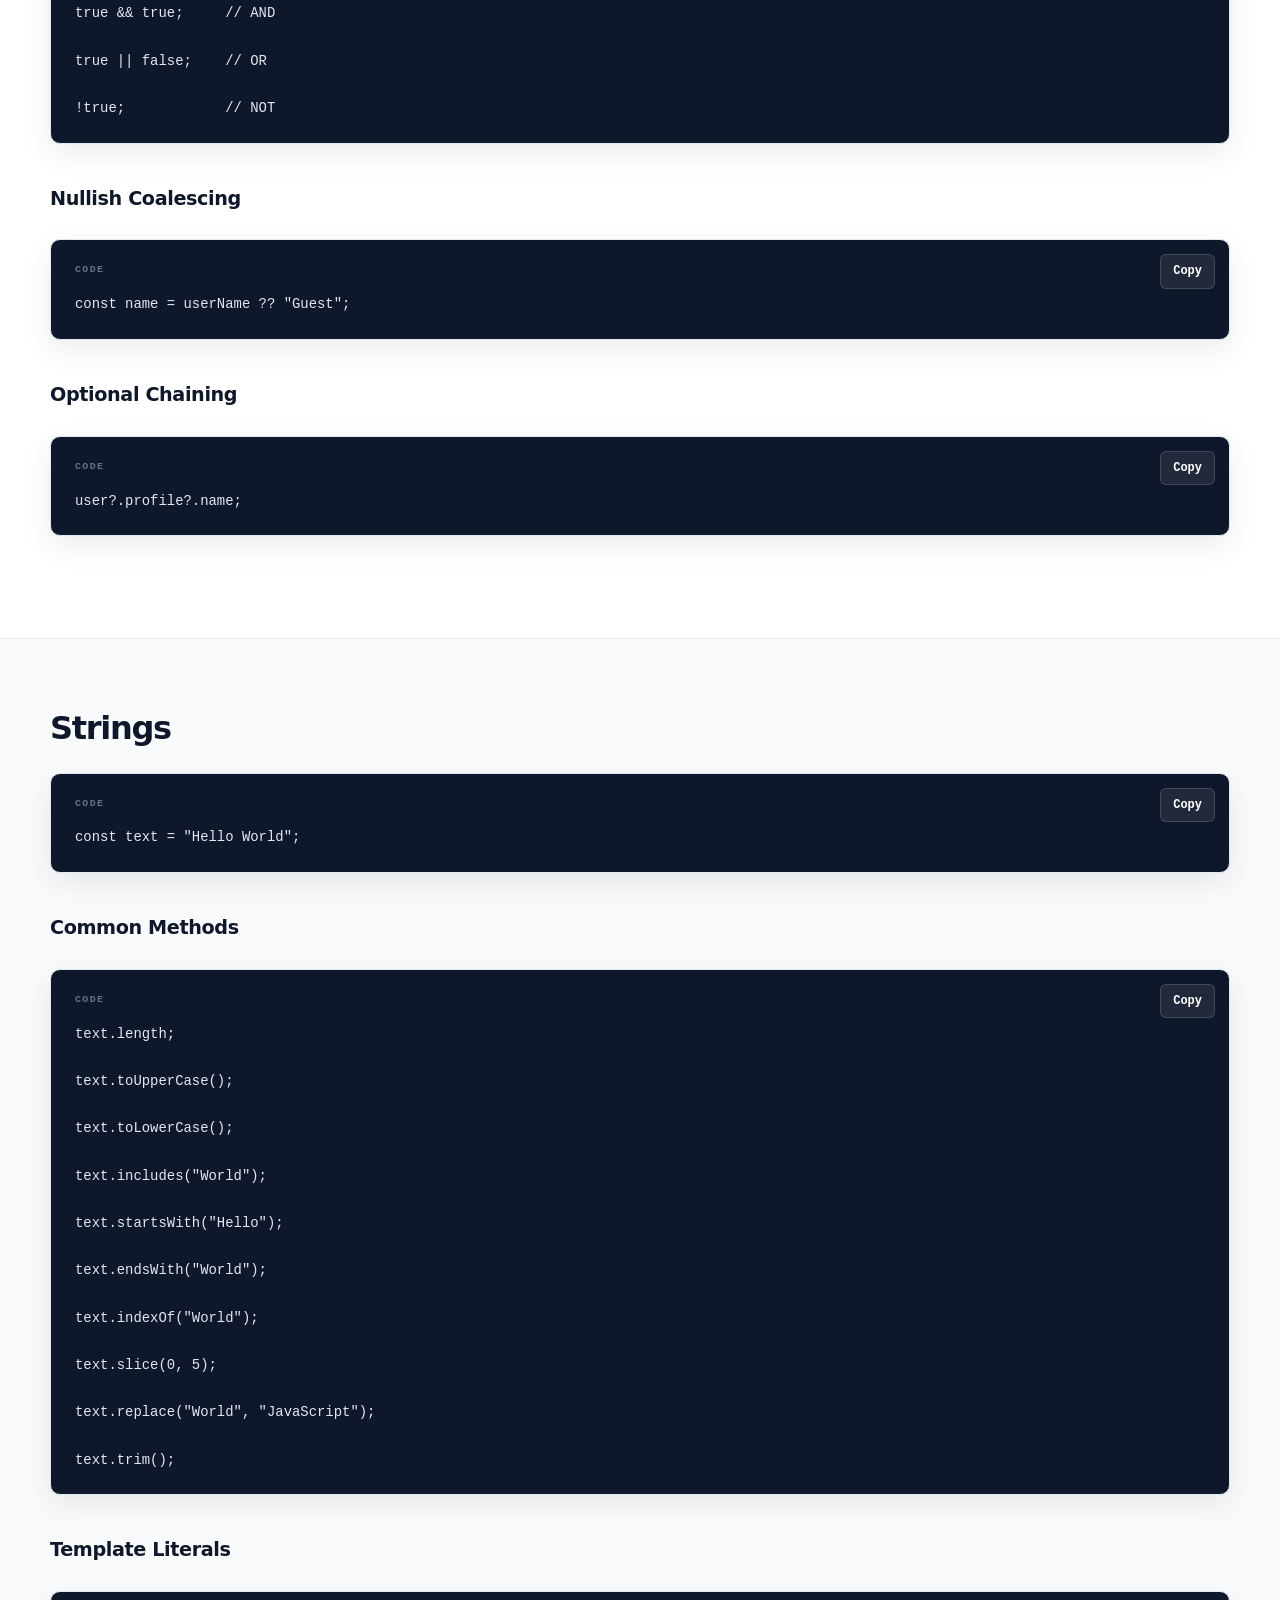
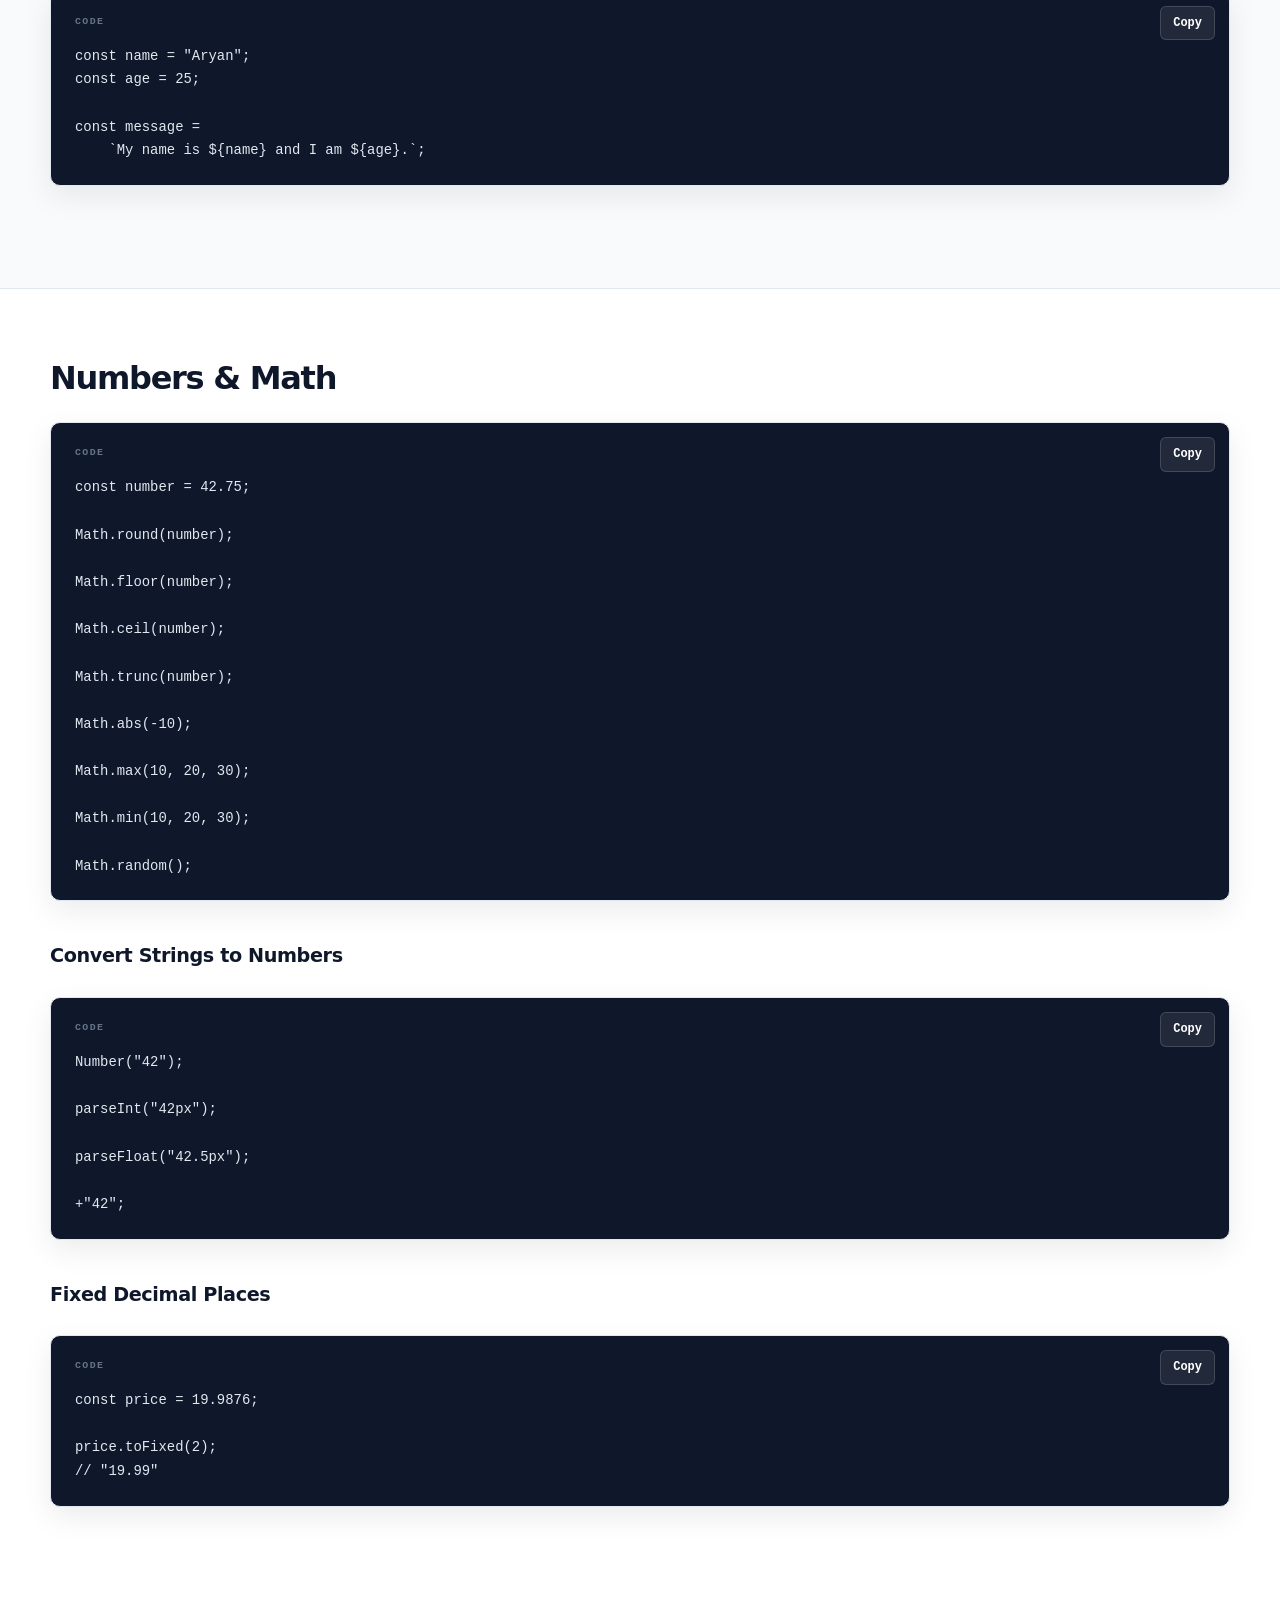
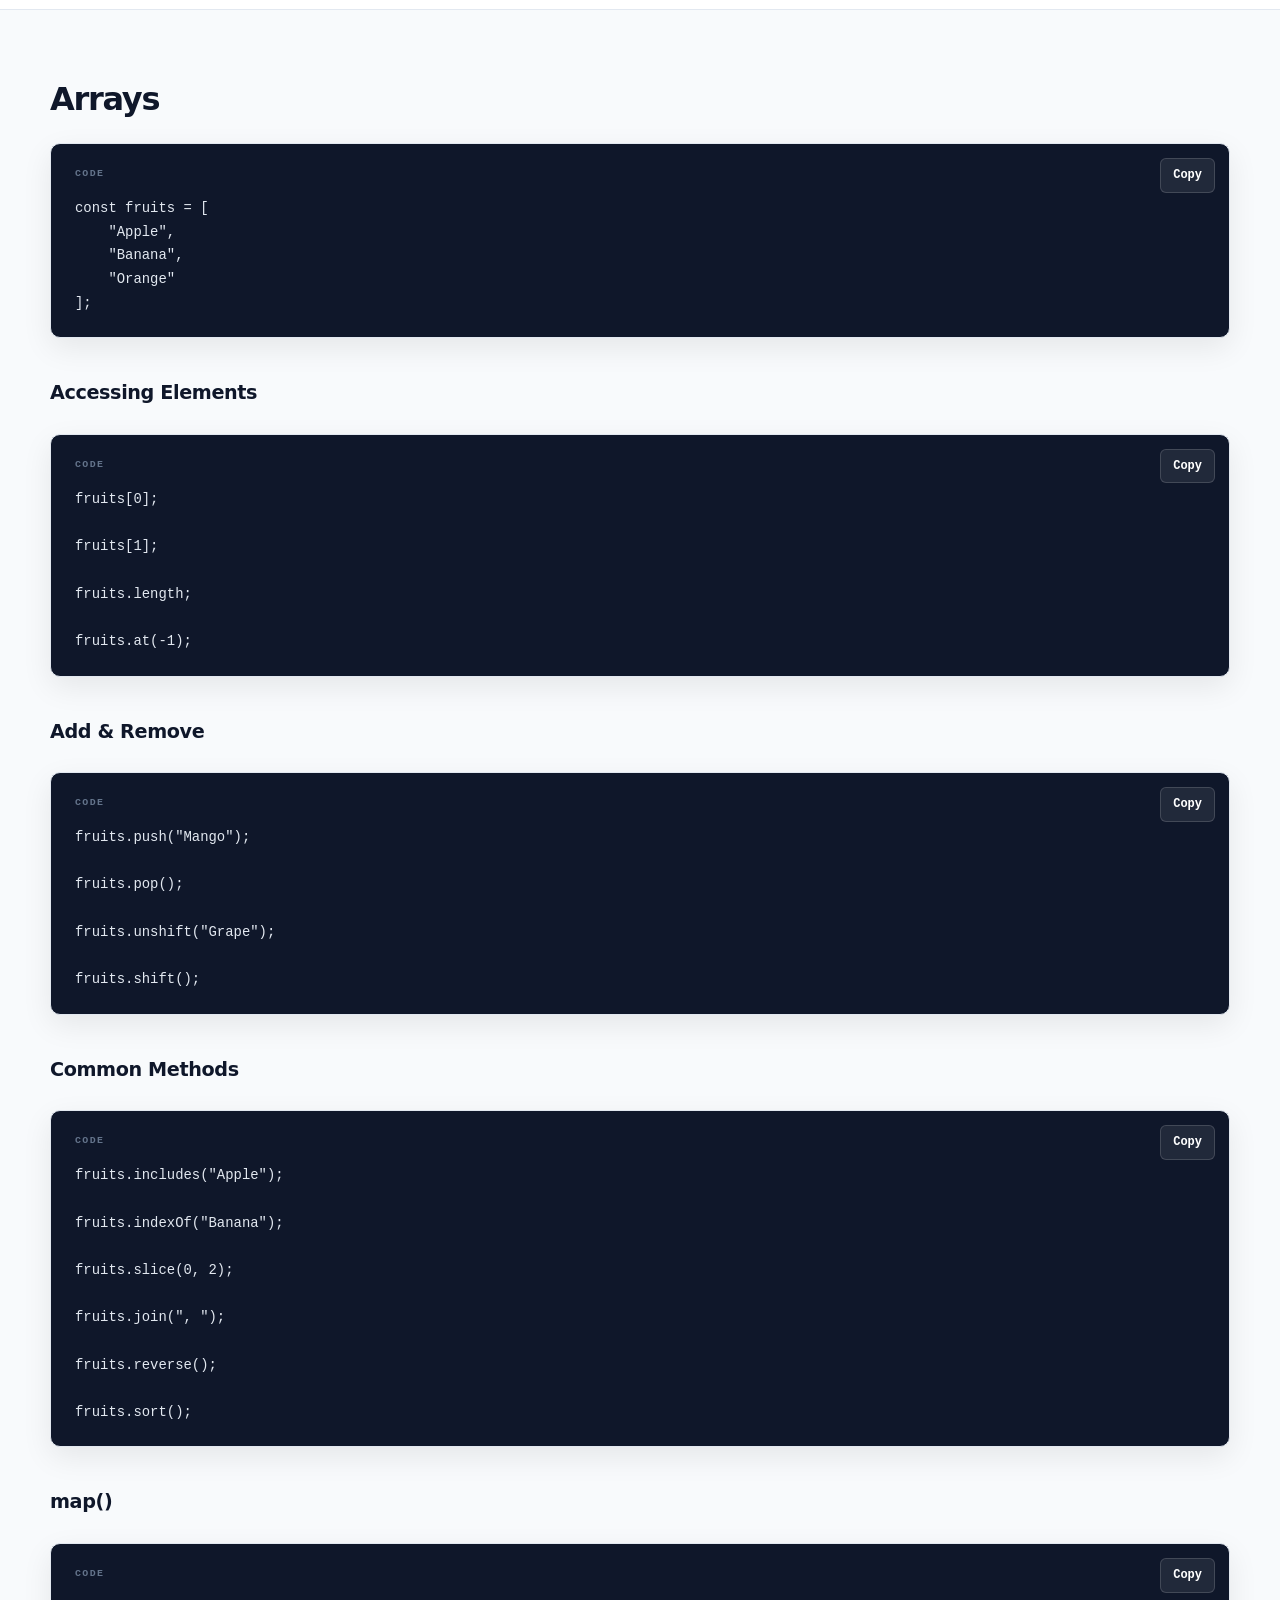
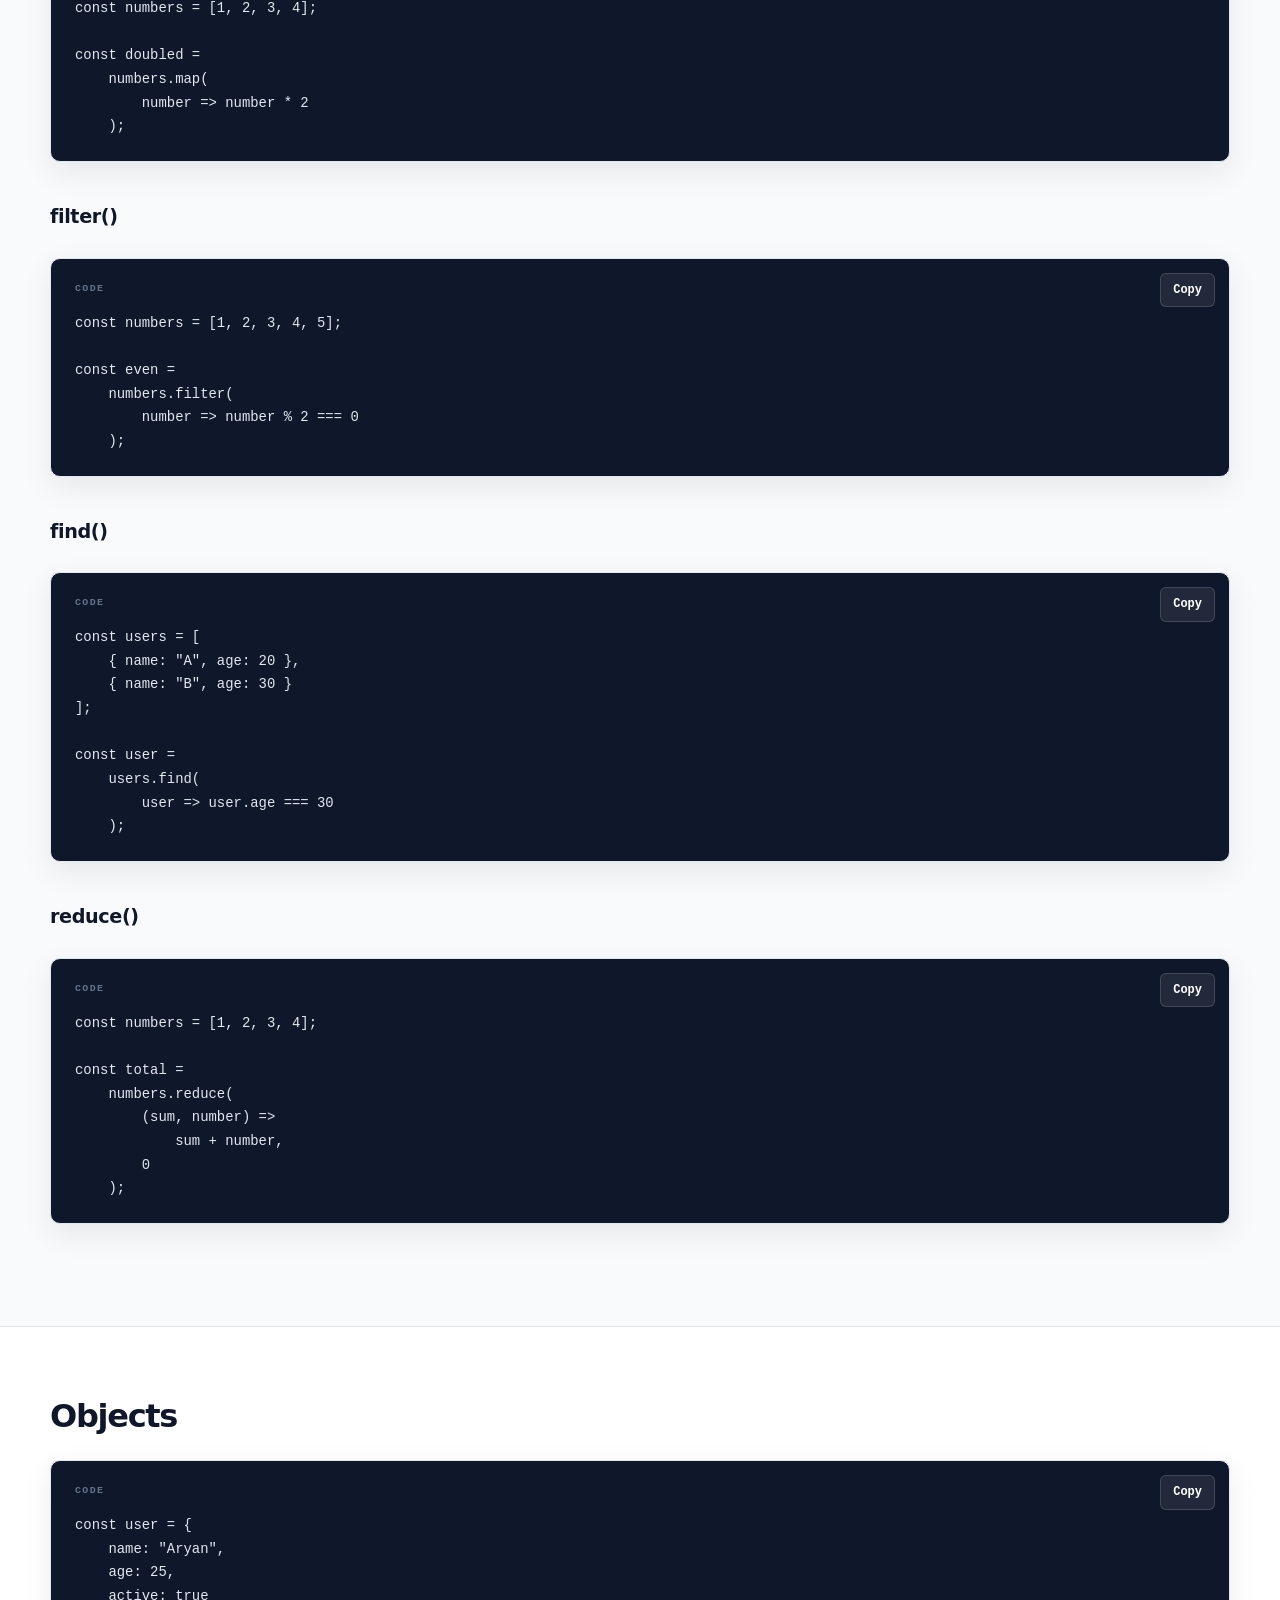
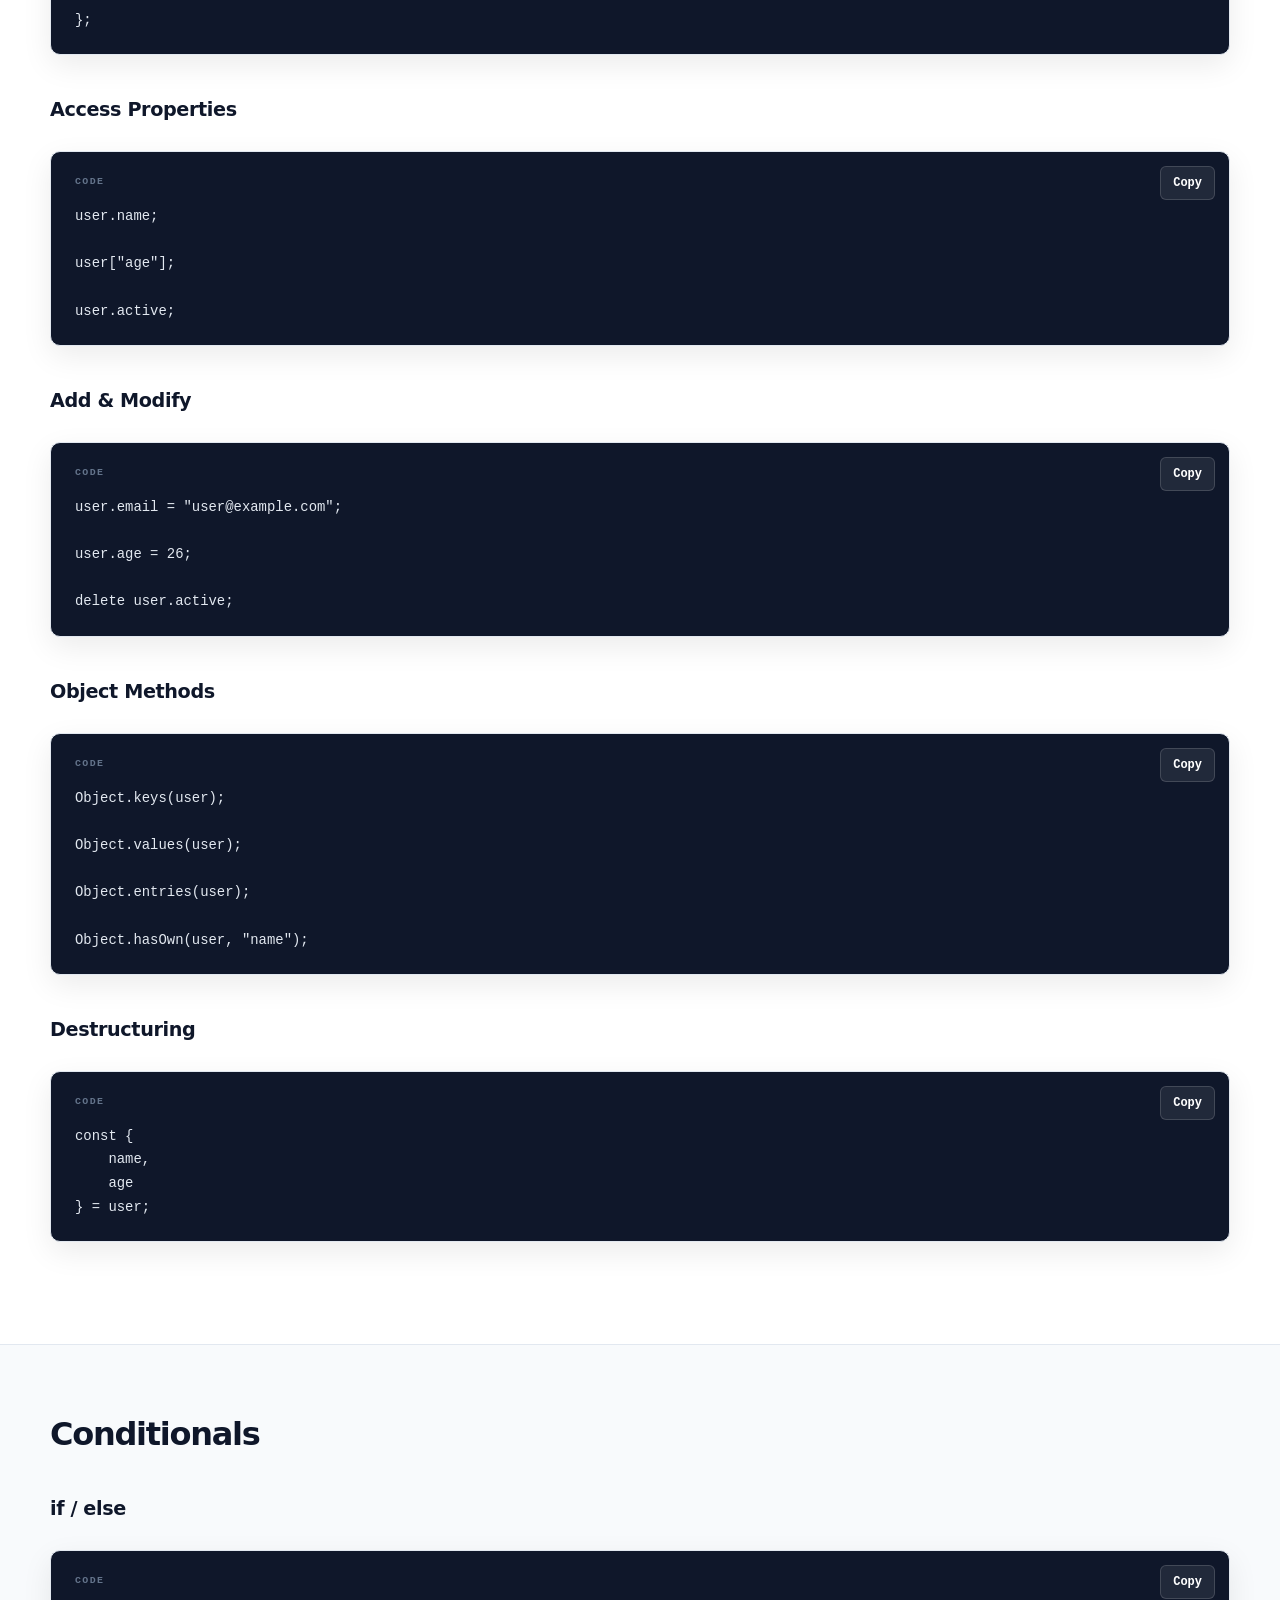
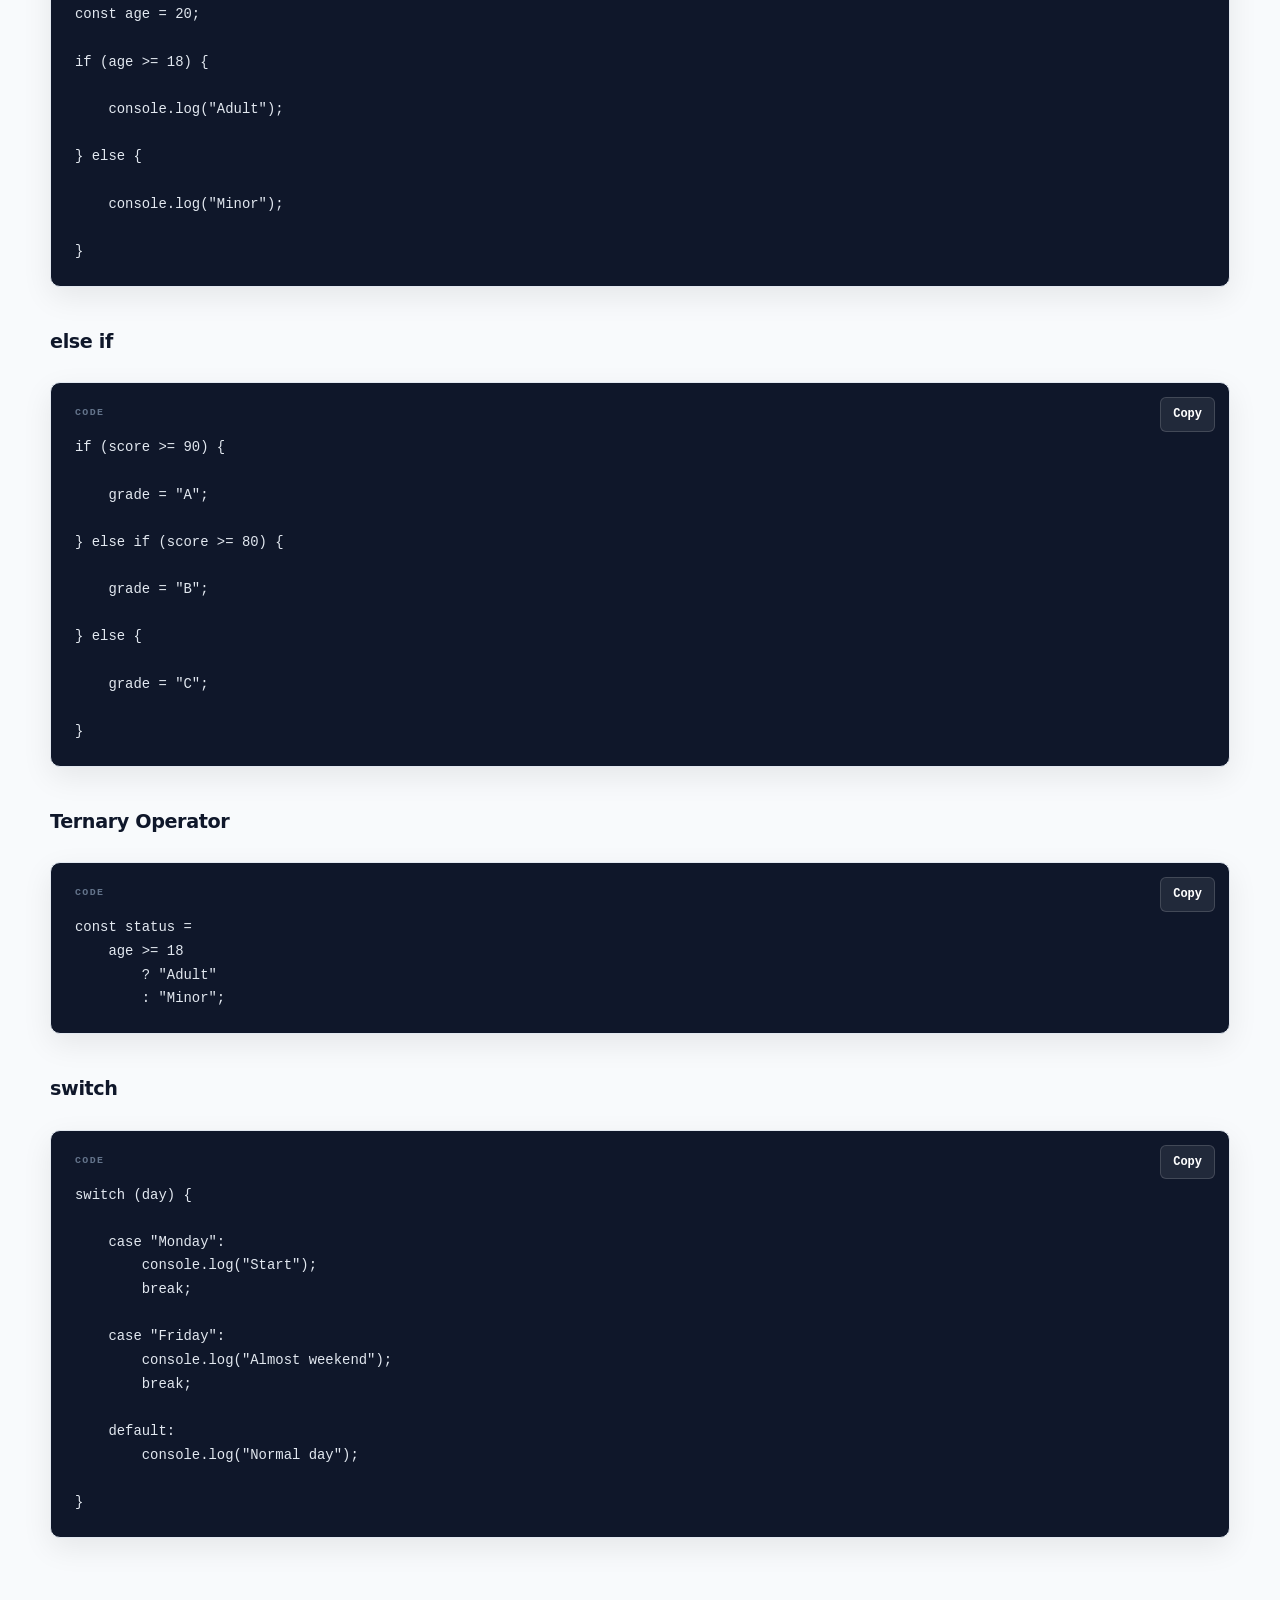
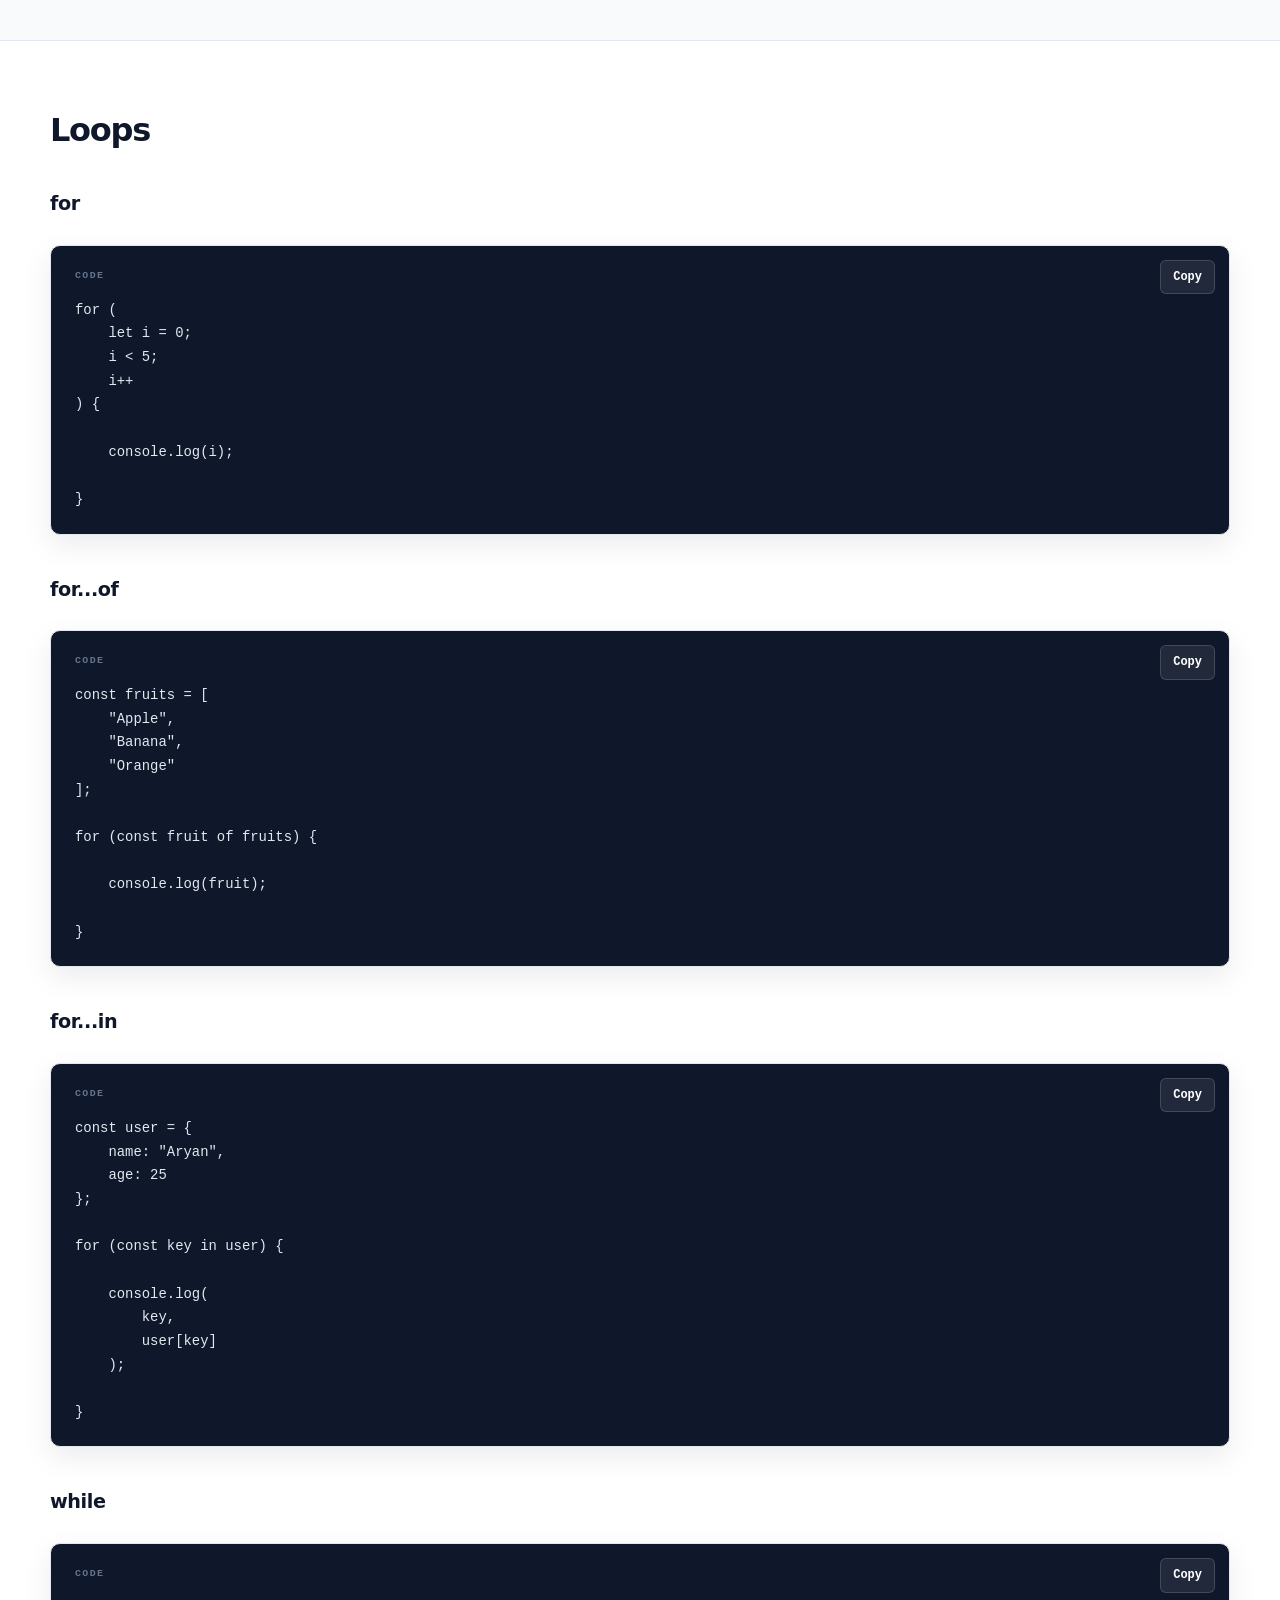
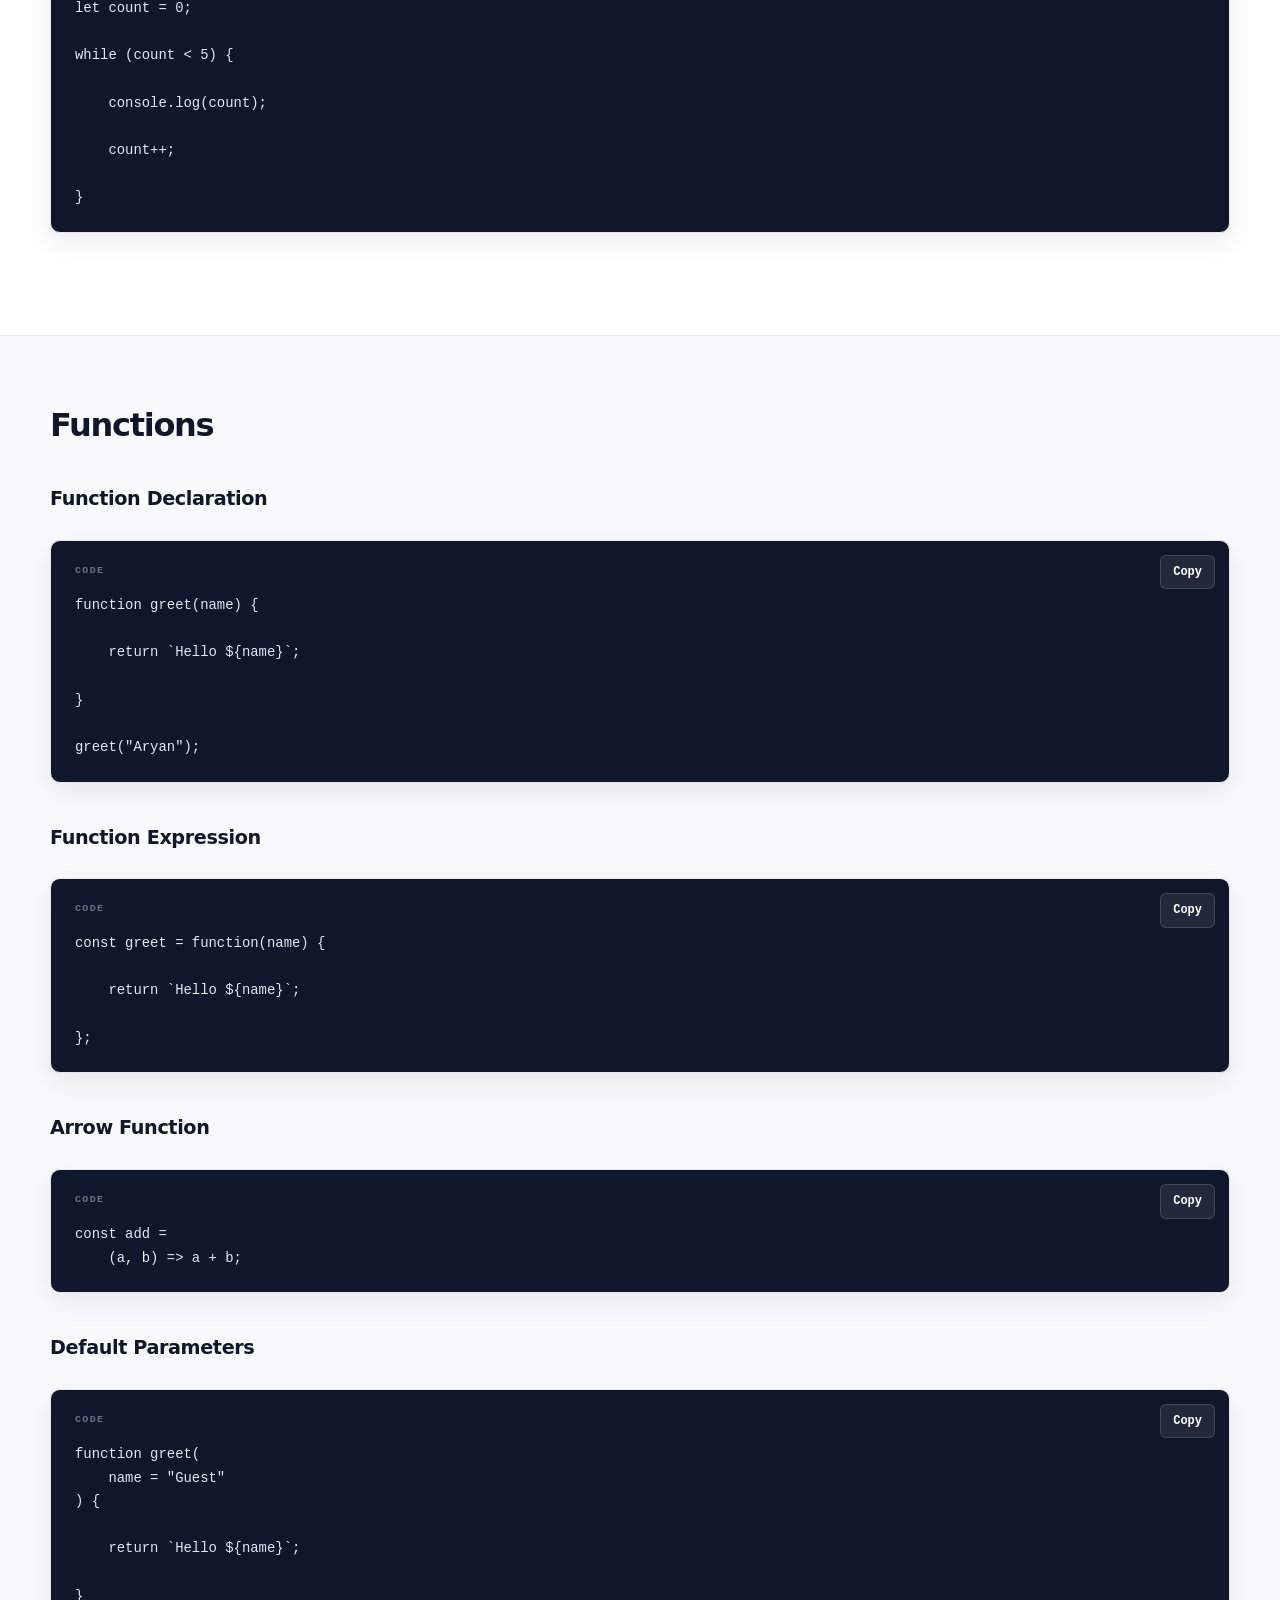
<file: cheatsheets/js.html>
<!DOCTYPE html>
<html lang="en">

<head>

    <meta charset="UTF-8">

    <meta
        name="viewport"
        content="width=device-width, initial-scale=1.0"
    >

    <meta
        name="description"
        content="A practical JavaScript cheatsheet covering variables, data types, arrays, objects, functions, DOM, events, async JavaScript, APIs and more."
    >

    <title>JavaScript Cheatsheet | Dev Cheatsheets</title>

    <link
        rel="stylesheet"
        href="../css/style.css"
    >

</head>


<body>


    <!-- =========================================
         HEADER
    ========================================== -->

    <header class="site-header">

        <div class="container header-inner">

            <a
                href="../index.html"
                class="logo"
            >
                Dev Cheatsheets
            </a>


            <nav
                class="main-nav"
                aria-label="Main navigation"
            >

                <a href="../index.html">
                    Home
                </a>

                <a href="#basics">
                    Basics
                </a>

                <a href="#arrays">
                    Arrays
                </a>

                <a href="#functions">
                    Functions
                </a>

                <a href="#dom">
                    DOM
                </a>

                <a href="#async">
                    Async
                </a>

            </nav>


            <button
                id="themeToggle"
                class="theme-toggle"
                type="button"
                aria-label="Toggle dark mode"
            >
                🌙
            </button>

        </div>

    </header>



    <!-- =========================================
         HERO
    ========================================== -->

    <main>

        <section class="hero">

            <div class="container">

                <p class="eyebrow">
                    PROGRAMMING
                </p>


                <h1>
                    JavaScript Cheatsheet
                </h1>


                <p class="hero-text">
                    A practical reference for modern JavaScript,
                    covering syntax, data structures, functions,
                    DOM manipulation, events, APIs, promises,
                    async/await, modules, and more.
                </p>

            </div>

        </section>



        <!-- =========================================
             BASICS
        ========================================== -->

        <section
            class="cheatsheet-section"
            id="basics"
        >

            <div class="container">

                <h2>
                    JavaScript Basics
                </h2>


                <p>
                    JavaScript is a programming language commonly
                    used to add behavior and interactivity to web pages.
                </p>


                <h3>
                    Variables
                </h3>


                <pre><code>let name = "Aryan";

const age = 25;

var oldStyle = true;</code></pre>


                <h3>
                    Data Types
                </h3>


                <div class="table-wrapper">

                    <table>

                        <thead>

                            <tr>
                                <th>Type</th>
                                <th>Example</th>
                            </tr>

                        </thead>


                        <tbody>

                            <tr>
                                <td>String</td>
                                <td><code>"Hello"</code></td>
                            </tr>

                            <tr>
                                <td>Number</td>
                                <td><code>42</code></td>
                            </tr>

                            <tr>
                                <td>BigInt</td>
                                <td><code>123n</code></td>
                            </tr>

                            <tr>
                                <td>Boolean</td>
                                <td><code>true</code></td>
                            </tr>

                            <tr>
                                <td>Undefined</td>
                                <td><code>undefined</code></td>
                            </tr>

                            <tr>
                                <td>Null</td>
                                <td><code>null</code></td>
                            </tr>

                            <tr>
                                <td>Symbol</td>
                                <td><code>Symbol("id")</code></td>
                            </tr>

                            <tr>
                                <td>Object</td>
                                <td><code>{ name: "Aryan" }</code></td>
                            </tr>

                        </tbody>

                    </table>

                </div>


                <h3>
                    typeof
                </h3>


                <pre><code>typeof "hello";       // "string"

typeof 42;            // "number"

typeof true;          // "boolean"

typeof undefined;     // "undefined"

typeof null;          // "object"

typeof {};            // "object"

typeof [];            // "object"</code></pre>

            </div>

        </section>



        <!-- =========================================
             OPERATORS
        ========================================== -->

        <section class="cheatsheet-section">

            <div class="container">

                <h2>
                    Operators
                </h2>


                <h3>
                    Arithmetic
                </h3>


                <pre><code>let a = 10;
let b = 3;

a + b;    // addition
a - b;    // subtraction
a * b;    // multiplication
a / b;    // division
a % b;    // remainder
a ** b;   // exponentiation</code></pre>


                <h3>
                    Comparison
                </h3>


                <pre><code>5 == "5";     // true
5 === "5";    // false

5 != "5";     // false
5 !== "5";    // true

10 > 5;       // true
10 < 5;       // false
10 >= 10;     // true
10 <= 10;     // true</code></pre>


                <h3>
                    Logical Operators
                </h3>


                <pre><code>true && true;     // AND

true || false;    // OR

!true;            // NOT</code></pre>


                <h3>
                    Nullish Coalescing
                </h3>


                <pre><code>const name = userName ?? "Guest";</code></pre>


                <h3>
                    Optional Chaining
                </h3>


                <pre><code>user?.profile?.name;</code></pre>

            </div>

        </section>



        <!-- =========================================
             STRINGS
        ========================================== -->

        <section class="cheatsheet-section">

            <div class="container">

                <h2>
                    Strings
                </h2>


                <pre><code>const text = "Hello World";</code></pre>


                <h3>
                    Common Methods
                </h3>


                <pre><code>text.length;

text.toUpperCase();

text.toLowerCase();

text.includes("World");

text.startsWith("Hello");

text.endsWith("World");

text.indexOf("World");

text.slice(0, 5);

text.replace("World", "JavaScript");

text.trim();</code></pre>


                <h3>
                    Template Literals
                </h3>


                <pre><code>const name = "Aryan";
const age = 25;

const message =
    `My name is ${name} and I am ${age}.`;</code></pre>

            </div>

        </section>



        <!-- =========================================
             NUMBERS & MATH
        ========================================== -->

        <section class="cheatsheet-section">

            <div class="container">

                <h2>
                    Numbers & Math
                </h2>


                <pre><code>const number = 42.75;

Math.round(number);

Math.floor(number);

Math.ceil(number);

Math.trunc(number);

Math.abs(-10);

Math.max(10, 20, 30);

Math.min(10, 20, 30);

Math.random();</code></pre>


                <h3>
                    Convert Strings to Numbers
                </h3>


                <pre><code>Number("42");

parseInt("42px");

parseFloat("42.5px");

+"42";</code></pre>


                <h3>
                    Fixed Decimal Places
                </h3>


                <pre><code>const price = 19.9876;

price.toFixed(2);
// "19.99"</code></pre>

            </div>

        </section>



        <!-- =========================================
             ARRAYS
        ========================================== -->

        <section
            class="cheatsheet-section"
            id="arrays"
        >

            <div class="container">

                <h2>
                    Arrays
                </h2>


                <pre><code>const fruits = [
    "Apple",
    "Banana",
    "Orange"
];</code></pre>


                <h3>
                    Accessing Elements
                </h3>


                <pre><code>fruits[0];

fruits[1];

fruits.length;

fruits.at(-1);</code></pre>


                <h3>
                    Add & Remove
                </h3>


                <pre><code>fruits.push("Mango");

fruits.pop();

fruits.unshift("Grape");

fruits.shift();</code></pre>


                <h3>
                    Common Methods
                </h3>


                <pre><code>fruits.includes("Apple");

fruits.indexOf("Banana");

fruits.slice(0, 2);

fruits.join(", ");

fruits.reverse();

fruits.sort();</code></pre>


                <h3>
                    map()
                </h3>


                <pre><code>const numbers = [1, 2, 3, 4];

const doubled =
    numbers.map(
        number => number * 2
    );</code></pre>


                <h3>
                    filter()
                </h3>


                <pre><code>const numbers = [1, 2, 3, 4, 5];

const even =
    numbers.filter(
        number => number % 2 === 0
    );</code></pre>


                <h3>
                    find()
                </h3>


                <pre><code>const users = [
    { name: "A", age: 20 },
    { name: "B", age: 30 }
];

const user =
    users.find(
        user => user.age === 30
    );</code></pre>


                <h3>
                    reduce()
                </h3>


                <pre><code>const numbers = [1, 2, 3, 4];

const total =
    numbers.reduce(
        (sum, number) =>
            sum + number,
        0
    );</code></pre>

            </div>

        </section>



        <!-- =========================================
             OBJECTS
        ========================================== -->

        <section class="cheatsheet-section">

            <div class="container">

                <h2>
                    Objects
                </h2>


                <pre><code>const user = {
    name: "Aryan",
    age: 25,
    active: true
};</code></pre>


                <h3>
                    Access Properties
                </h3>


                <pre><code>user.name;

user["age"];

user.active;</code></pre>


                <h3>
                    Add & Modify
                </h3>


                <pre><code>user.email = "user@example.com";

user.age = 26;

delete user.active;</code></pre>


                <h3>
                    Object Methods
                </h3>


                <pre><code>Object.keys(user);

Object.values(user);

Object.entries(user);

Object.hasOwn(user, "name");</code></pre>


                <h3>
                    Destructuring
                </h3>


                <pre><code>const {
    name,
    age
} = user;</code></pre>

            </div>

        </section>



        <!-- =========================================
             CONDITIONALS
        ========================================== -->

        <section class="cheatsheet-section">

            <div class="container">

                <h2>
                    Conditionals
                </h2>


                <h3>
                    if / else
                </h3>


                <pre><code>const age = 20;

if (age >= 18) {

    console.log("Adult");

} else {

    console.log("Minor");

}</code></pre>


                <h3>
                    else if
                </h3>


                <pre><code>if (score >= 90) {

    grade = "A";

} else if (score >= 80) {

    grade = "B";

} else {

    grade = "C";

}</code></pre>


                <h3>
                    Ternary Operator
                </h3>


                <pre><code>const status =
    age >= 18
        ? "Adult"
        : "Minor";</code></pre>


                <h3>
                    switch
                </h3>


                <pre><code>switch (day) {

    case "Monday":
        console.log("Start");
        break;

    case "Friday":
        console.log("Almost weekend");
        break;

    default:
        console.log("Normal day");

}</code></pre>

            </div>

        </section>



        <!-- =========================================
             LOOPS
        ========================================== -->

        <section class="cheatsheet-section">

            <div class="container">

                <h2>
                    Loops
                </h2>


                <h3>
                    for
                </h3>


                <pre><code>for (
    let i = 0;
    i < 5;
    i++
) {

    console.log(i);

}</code></pre>


                <h3>
                    for...of
                </h3>


                <pre><code>const fruits = [
    "Apple",
    "Banana",
    "Orange"
];

for (const fruit of fruits) {

    console.log(fruit);

}</code></pre>


                <h3>
                    for...in
                </h3>


                <pre><code>const user = {
    name: "Aryan",
    age: 25
};

for (const key in user) {

    console.log(
        key,
        user[key]
    );

}</code></pre>


                <h3>
                    while
                </h3>


                <pre><code>let count = 0;

while (count < 5) {

    console.log(count);

    count++;

}</code></pre>

            </div>

        </section>



        <!-- =========================================
             FUNCTIONS
        ========================================== -->

        <section
            class="cheatsheet-section"
            id="functions"
        >

            <div class="container">

                <h2>
                    Functions
                </h2>


                <h3>
                    Function Declaration
                </h3>


                <pre><code>function greet(name) {

    return `Hello ${name}`;

}

greet("Aryan");</code></pre>


                <h3>
                    Function Expression
                </h3>


                <pre><code>const greet = function(name) {

    return `Hello ${name}`;

};</code></pre>


                <h3>
                    Arrow Function
                </h3>


                <pre><code>const add =
    (a, b) => a + b;</code></pre>


                <h3>
                    Default Parameters
                </h3>


                <pre><code>function greet(
    name = "Guest"
) {

    return `Hello ${name}`;

}</code></pre>


                <h3>
                    Rest Parameters
                </h3>


                <pre><code>function sum(...numbers) {

    return numbers.reduce(
        (total, number) =>
            total + number,
        0
    );

}</code></pre>

            </div>

        </section>



        <!-- =========================================
             SPREAD & DESTRUCTURING
        ========================================== -->

        <section class="cheatsheet-section">

            <div class="container">

                <h2>
                    Spread & Destructuring
                </h2>


                <h3>
                    Array Spread
                </h3>


                <pre><code>const first = [1, 2, 3];

const second = [4, 5, 6];

const combined = [
    ...first,
    ...second
];</code></pre>


                <h3>
                    Object Spread
                </h3>


                <pre><code>const user = {
    name: "Aryan",
    age: 25
};

const updatedUser = {
    ...user,
    active: true
};</code></pre>


                <h3>
                    Array Destructuring
                </h3>


                <pre><code>const colors = [
    "red",
    "green",
    "blue"
];

const [
    firstColor,
    secondColor
] = colors;</code></pre>

            </div>

        </section>



        <!-- =========================================
             DOM
        ========================================== -->

        <section
            class="cheatsheet-section"
            id="dom"
        >

            <div class="container">

                <h2>
                    DOM Manipulation
                </h2>


                <h3>
                    Select Elements
                </h3>


                <pre><code>document.getElementById("title");

document.querySelector(".card");

document.querySelectorAll(".card");</code></pre>


                <h3>
                    Change Content
                </h3>


                <pre><code>const title =
    document.querySelector("h1");

title.textContent =
    "New Title";</code></pre>


                <h3>
                    Change HTML
                </h3>


                <pre><code>element.innerHTML =
    "&lt;strong&gt;Hello&lt;/strong&gt;";</code></pre>


                <h3>
                    Classes
                </h3>


                <pre><code>element.classList.add("active");

element.classList.remove("active");

element.classList.toggle("active");

element.classList.contains("active");</code></pre>


                <h3>
                    Attributes
                </h3>


                <pre><code>element.setAttribute(
    "data-id",
    "123"
);

element.getAttribute("data-id");

element.removeAttribute("disabled");</code></pre>


                <h3>
                    Create Elements
                </h3>


                <pre><code>const button =
    document.createElement("button");

button.textContent = "Click me";

document.body.appendChild(button);</code></pre>

            </div>

        </section>



        <!-- =========================================
             EVENTS
        ========================================== -->

        <section class="cheatsheet-section">

            <div class="container">

                <h2>
                    Events
                </h2>


                <h3>
                    addEventListener()
                </h3>


                <pre><code>const button =
    document.querySelector("button");

button.addEventListener(
    "click",
    function () {

        console.log("Clicked!");

    }
);</code></pre>


                <h3>
                    Common Events
                </h3>


                <div class="table-wrapper">

                    <table>

                        <thead>

                            <tr>
                                <th>Event</th>
                                <th>Use</th>
                            </tr>

                        </thead>


                        <tbody>

                            <tr>
                                <td><code>click</code></td>
                                <td>Mouse click</td>
                            </tr>

                            <tr>
                                <td><code>input</code></td>
                                <td>Input value changes</td>
                            </tr>

                            <tr>
                                <td><code>change</code></td>
                                <td>Form value changes</td>
                            </tr>

                            <tr>
                                <td><code>submit</code></td>
                                <td>Form submission</td>
                            </tr>

                            <tr>
                                <td><code>keydown</code></td>
                                <td>Keyboard key pressed</td>
                            </tr>

                            <tr>
                                <td><code>mouseover</code></td>
                                <td>Pointer enters element</td>
                            </tr>

                            <tr>
                                <td><code>scroll</code></td>
                                <td>Page or element scrolls</td>
                            </tr>

                        </tbody>

                    </table>

                </div>


                <h3>
                    Prevent Default
                </h3>


                <pre><code>form.addEventListener(
    "submit",
    function(event) {

        event.preventDefault();

    }
);</code></pre>

            </div>

        </section>



        <!-- =========================================
             JSON
        ========================================== -->

        <section class="cheatsheet-section">

            <div class="container">

                <h2>
                    JSON
                </h2>


                <p>
                    JSON is commonly used for exchanging
                    structured data between applications.
                </p>


                <h3>
                    JavaScript → JSON
                </h3>


                <pre><code>const user = {
    name: "Aryan",
    age: 25
};

const json =
    JSON.stringify(user);</code></pre>


                <h3>
                    JSON → JavaScript
                </h3>


                <pre><code>const object =
    JSON.parse(json);</code></pre>

            </div>

        </section>



        <!-- =========================================
             FETCH
        ========================================== -->

        <section class="cheatsheet-section">

            <div class="container">

                <h2>
                    Fetch & APIs
                </h2>


                <h3>
                    GET Request
                </h3>


                <pre><code>fetch("https://api.example.com/users")
    .then(response => response.json())
    .then(data => {
        console.log(data);
    })
    .catch(error => {
        console.error(error);
    });</code></pre>


                <h3>
                    POST Request
                </h3>


                <pre><code>fetch("/api/users", {

    method: "POST",

    headers: {
        "Content-Type":
            "application/json"
    },

    body: JSON.stringify({
        name: "Aryan"
    })

});</code></pre>

            </div>

        </section>



        <!-- =========================================
             PROMISES & ASYNC
        ========================================== -->

        <section
            class="cheatsheet-section"
            id="async"
        >

            <div class="container">

                <h2>
                    Promises & Async JavaScript
                </h2>


                <h3>
                    Promise
                </h3>


                <pre><code>const promise =
    new Promise(
        (resolve, reject) => {

            const success = true;

            if (success) {
                resolve("Done");
            } else {
                reject("Failed");
            }

        }
    );</code></pre>


                <h3>
                    then / catch
                </h3>


                <pre><code>promise
    .then(result => {
        console.log(result);
    })
    .catch(error => {
        console.error(error);
    });</code></pre>


                <h3>
                    async / await
                </h3>


                <pre><code>async function getUsers() {

    try {

        const response =
            await fetch("/api/users");

        const users =
            await response.json();

        console.log(users);

    } catch (error) {

        console.error(error);

    }

}</code></pre>


                <h3>
                    Promise.all()
                </h3>


                <pre><code>const results =
    await Promise.all([
        fetch("/api/users"),
        fetch("/api/posts")
    ]);</code></pre>

            </div>

        </section>



        <!-- =========================================
             ERROR HANDLING
        ========================================== -->

        <section class="cheatsheet-section">

            <div class="container">

                <h2>
                    Error Handling
                </h2>


                <pre><code>try {

    riskyOperation();

} catch (error) {

    console.error(error);

} finally {

    console.log("Finished");

}</code></pre>


                <h3>
                    Throw an Error
                </h3>


                <pre><code>if (!user) {

    throw new Error(
        "User not found"
    );

}</code></pre>

            </div>

        </section>



        <!-- =========================================
             MODULES
        ========================================== -->

        <section class="cheatsheet-section">

            <div class="container">

                <h2>
                    Modules
                </h2>


                <h3>
                    Export
                </h3>


                <pre><code>export const name = "Aryan";

export function greet() {
    return "Hello";
}</code></pre>


                <h3>
                    Import
                </h3>


                <pre><code>import {
    name,
    greet
} from "./utils.js";</code></pre>


                <h3>
                    Default Export
                </h3>


                <pre><code>export default function greet() {
    return "Hello";
}</code></pre>


                <pre><code>import greet
    from "./greet.js";</code></pre>

            </div>

        </section>



        <!-- =========================================
             DATE
        ========================================== -->

        <section class="cheatsheet-section">

            <div class="container">

                <h2>
                    Date & Time
                </h2>


                <pre><code>const now = new Date();

now.getFullYear();

now.getMonth();

now.getDate();

now.getDay();

now.getHours();

now.getMinutes();

now.toISOString();</code></pre>


                <h3>
                    Timestamp
                </h3>


                <pre><code>Date.now();</code></pre>

            </div>

        </section>



        <!-- =========================================
             LOCAL STORAGE
        ========================================== -->

        <section class="cheatsheet-section">

            <div class="container">

                <h2>
                    Local Storage
                </h2>


                <pre><code>localStorage.setItem(
    "theme",
    "dark"
);

const theme =
    localStorage.getItem("theme");

localStorage.removeItem("theme");

localStorage.clear();</code></pre>


                <h3>
                    Store Objects
                </h3>


                <pre><code>localStorage.setItem(
    "user",
    JSON.stringify(user)
);

const savedUser =
    JSON.parse(
        localStorage.getItem("user")
    );</code></pre>

            </div>

        </section>



        <!-- =========================================
             USEFUL PATTERNS
        ========================================== -->

        <section class="cheatsheet-section">

            <div class="container">

                <h2>
                    Useful JavaScript Patterns
                </h2>


                <h3>
                    Short-Circuit Default
                </h3>


                <pre><code>const name =
    user.name || "Guest";</code></pre>


                <h3>
                    Optional Chaining
                </h3>


                <pre><code>const city =
    user?.address?.city;</code></pre>


                <h3>
                    Nullish Default
                </h3>


                <pre><code>const value =
    input ?? "Default";</code></pre>


                <h3>
                    Check Array
                </h3>


                <pre><code>Array.isArray(value);</code></pre>


                <h3>
                    Convert Iterable to Array
                </h3>


                <pre><code>const array = [
    ...document.querySelectorAll(".card")
];</code></pre>

            </div>

        </section>

    </main>



    <!-- =========================================
         FOOTER
    ========================================== -->

    <footer class="site-footer">

        <div class="container footer-container">

            <div>

                <strong>
                    Dev Cheatsheets
                </strong>

                <p>
                    A growing reference for developers.
                </p>

            </div>


            <div>

                <p>
                    Built with HTML, CSS &amp; JavaScript.
                </p>

            </div>

        </div>

    </footer>



    <!-- JavaScript -->

    <script src="../js/app.js"></script>

</body>

</html>
</file>
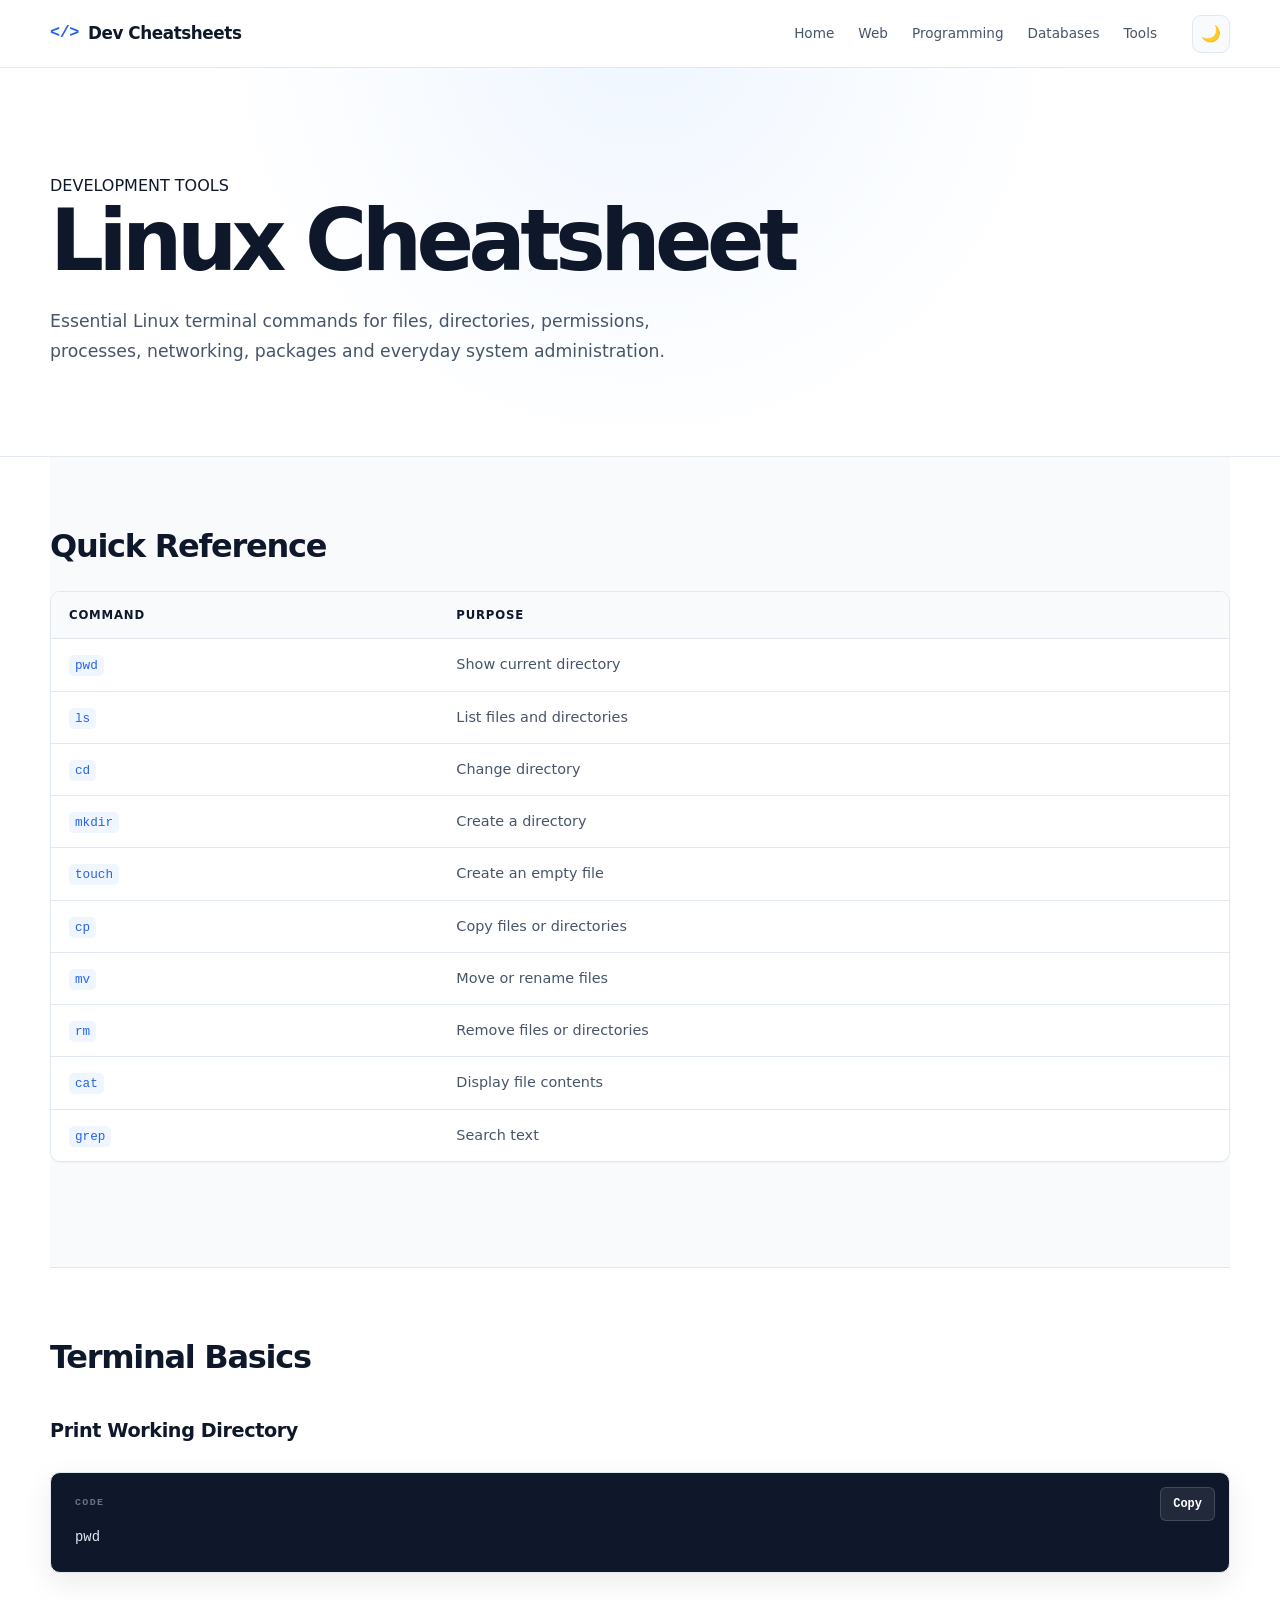
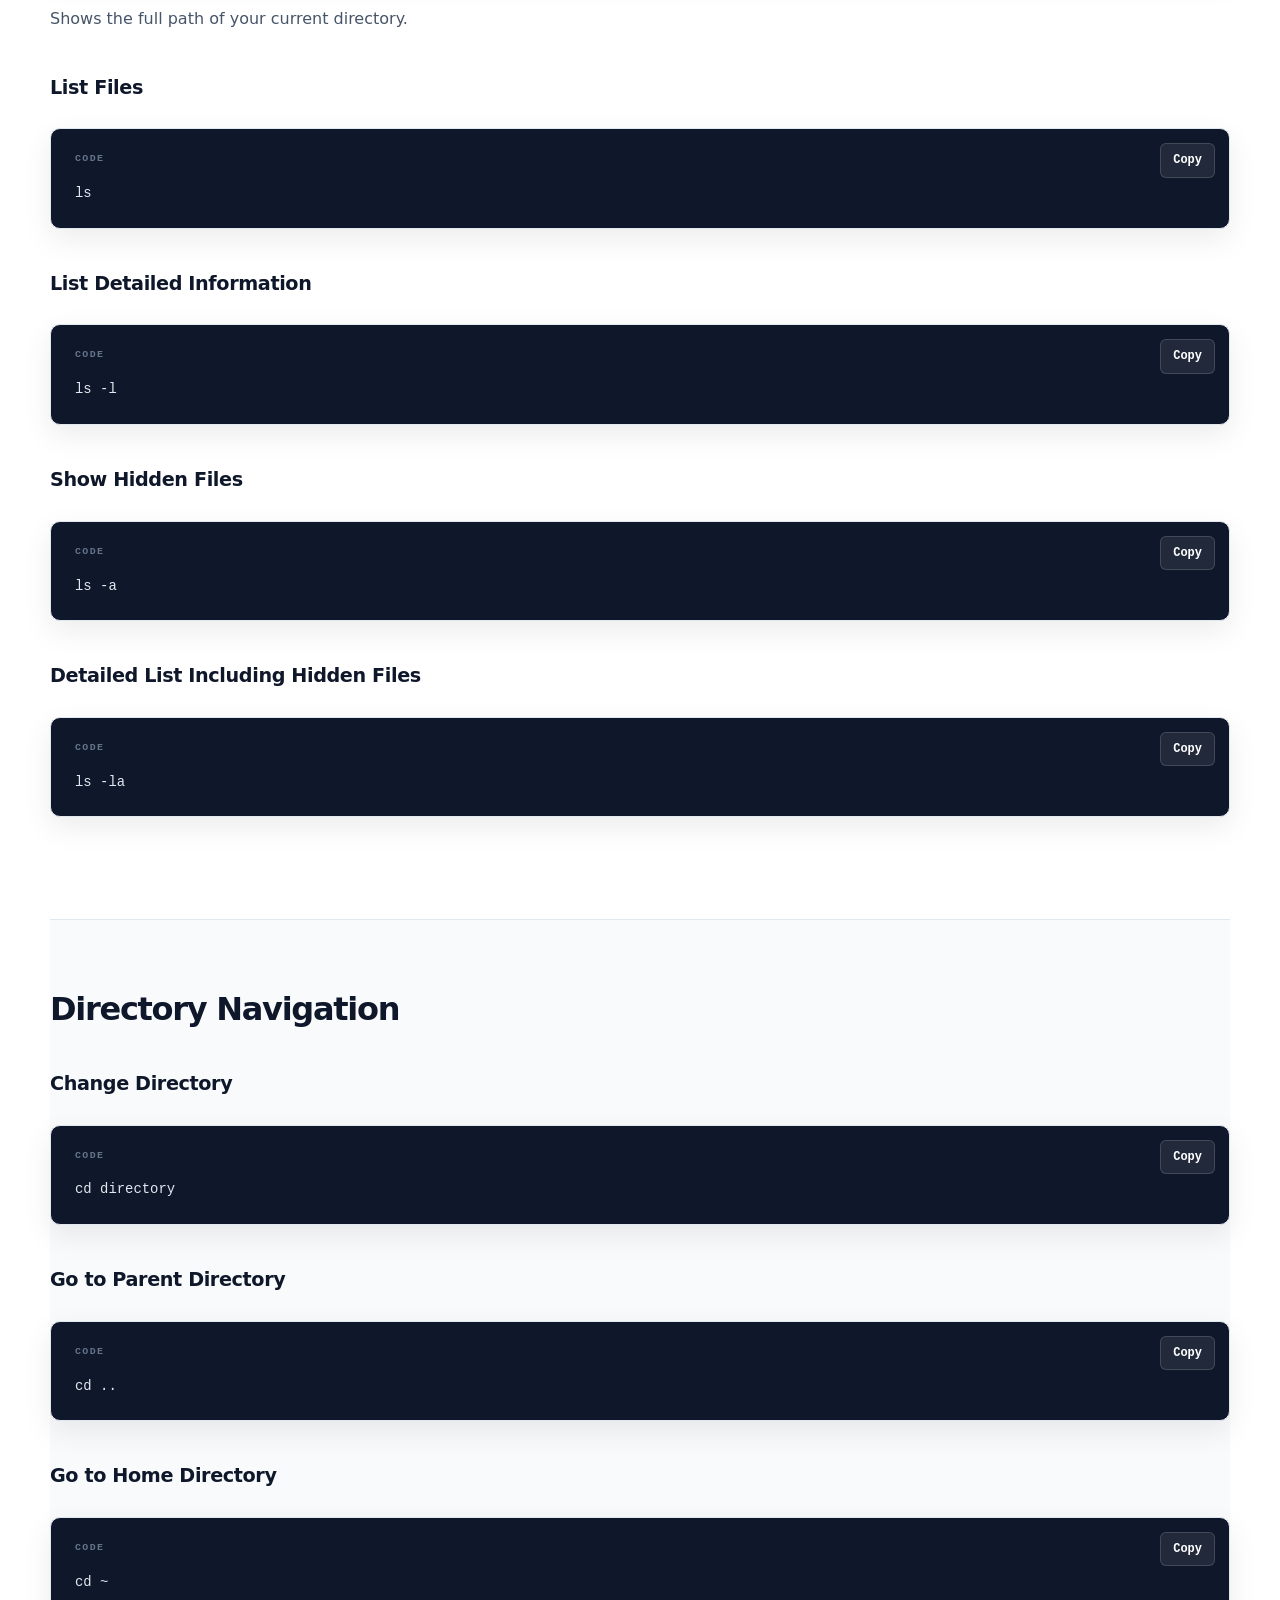
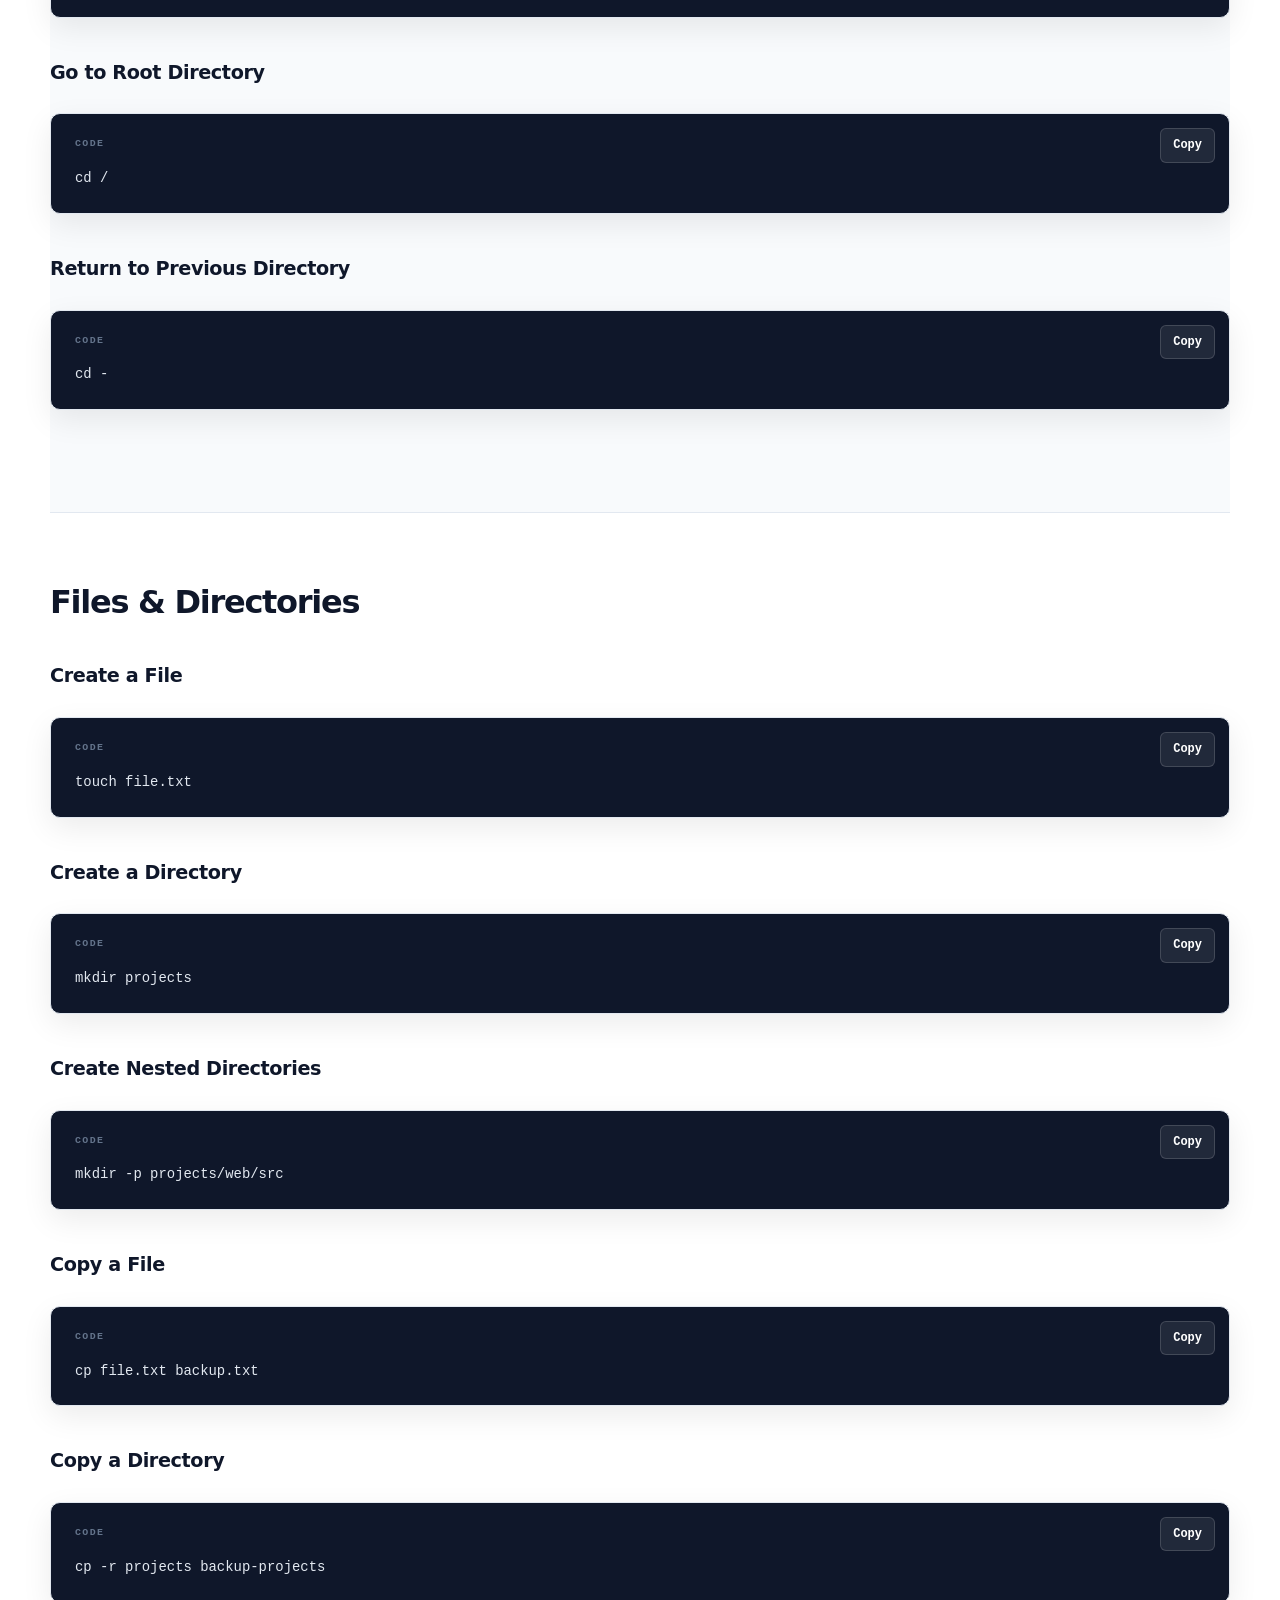
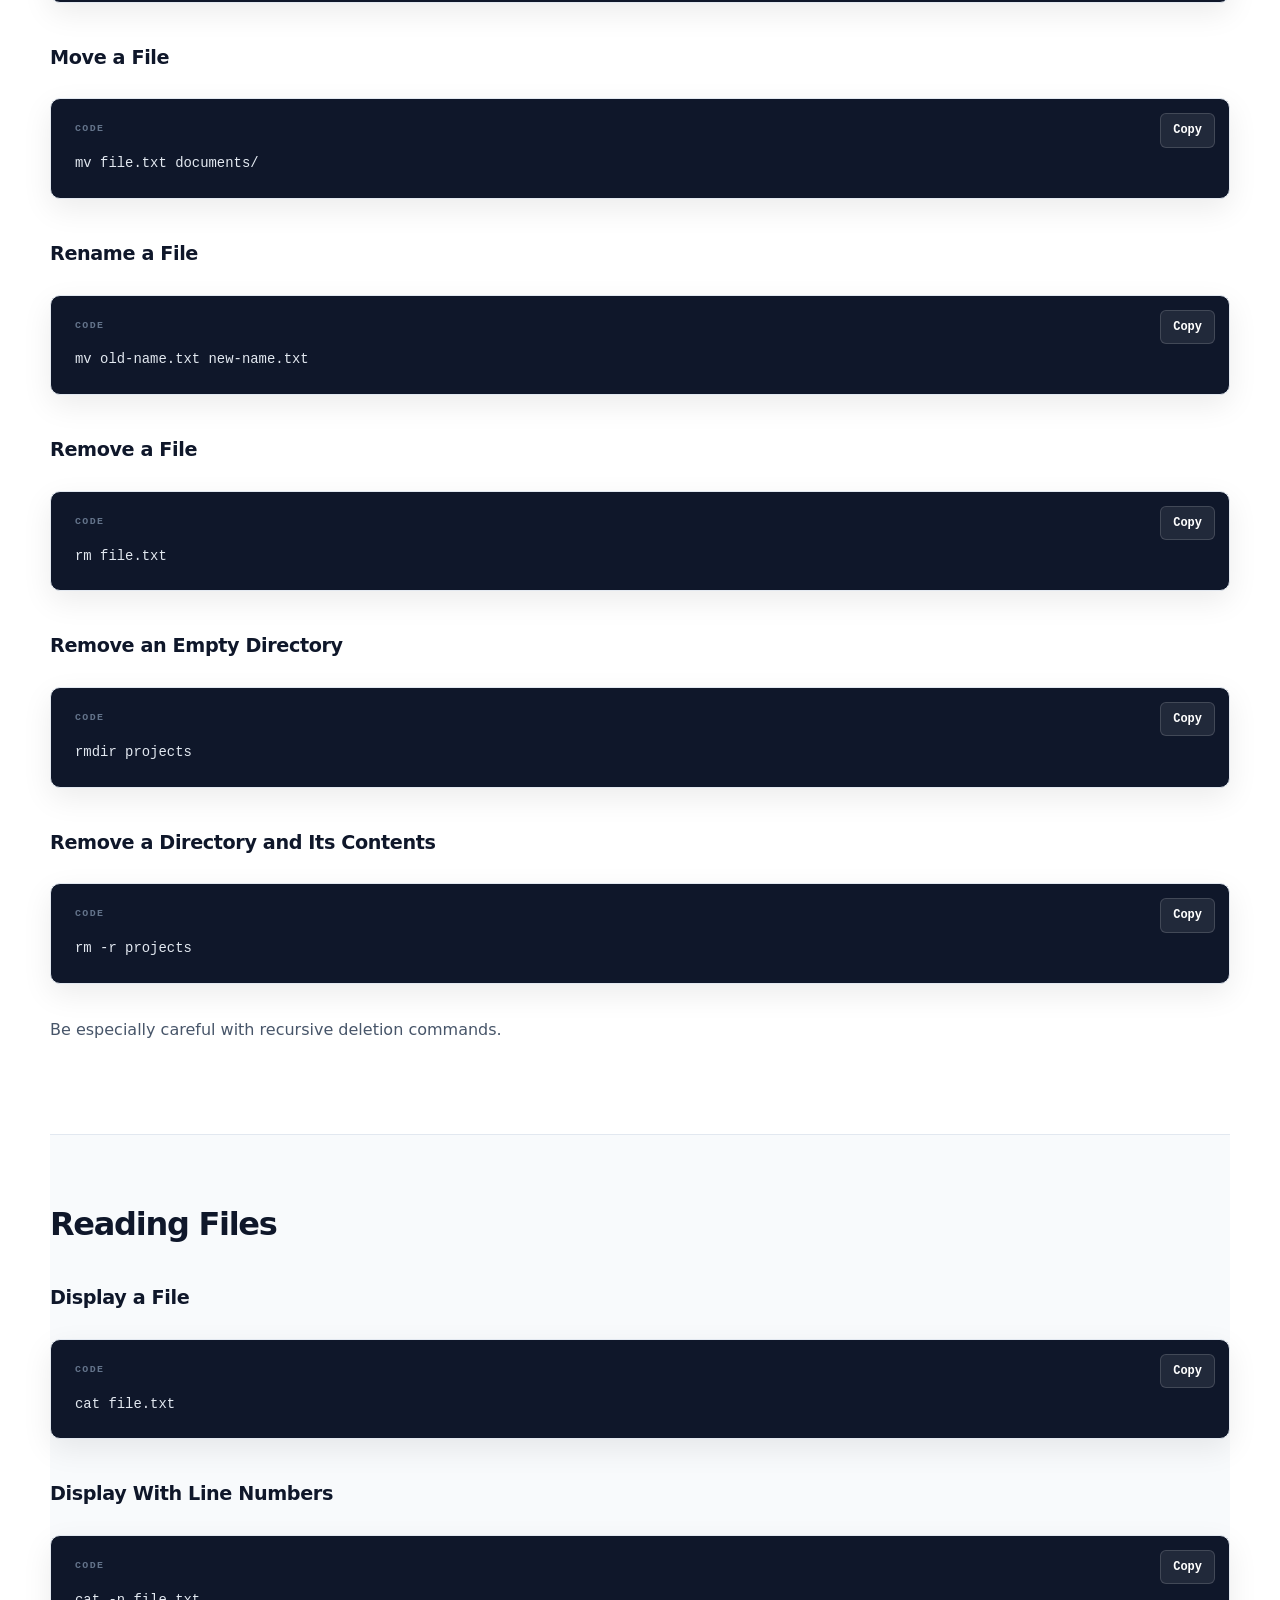
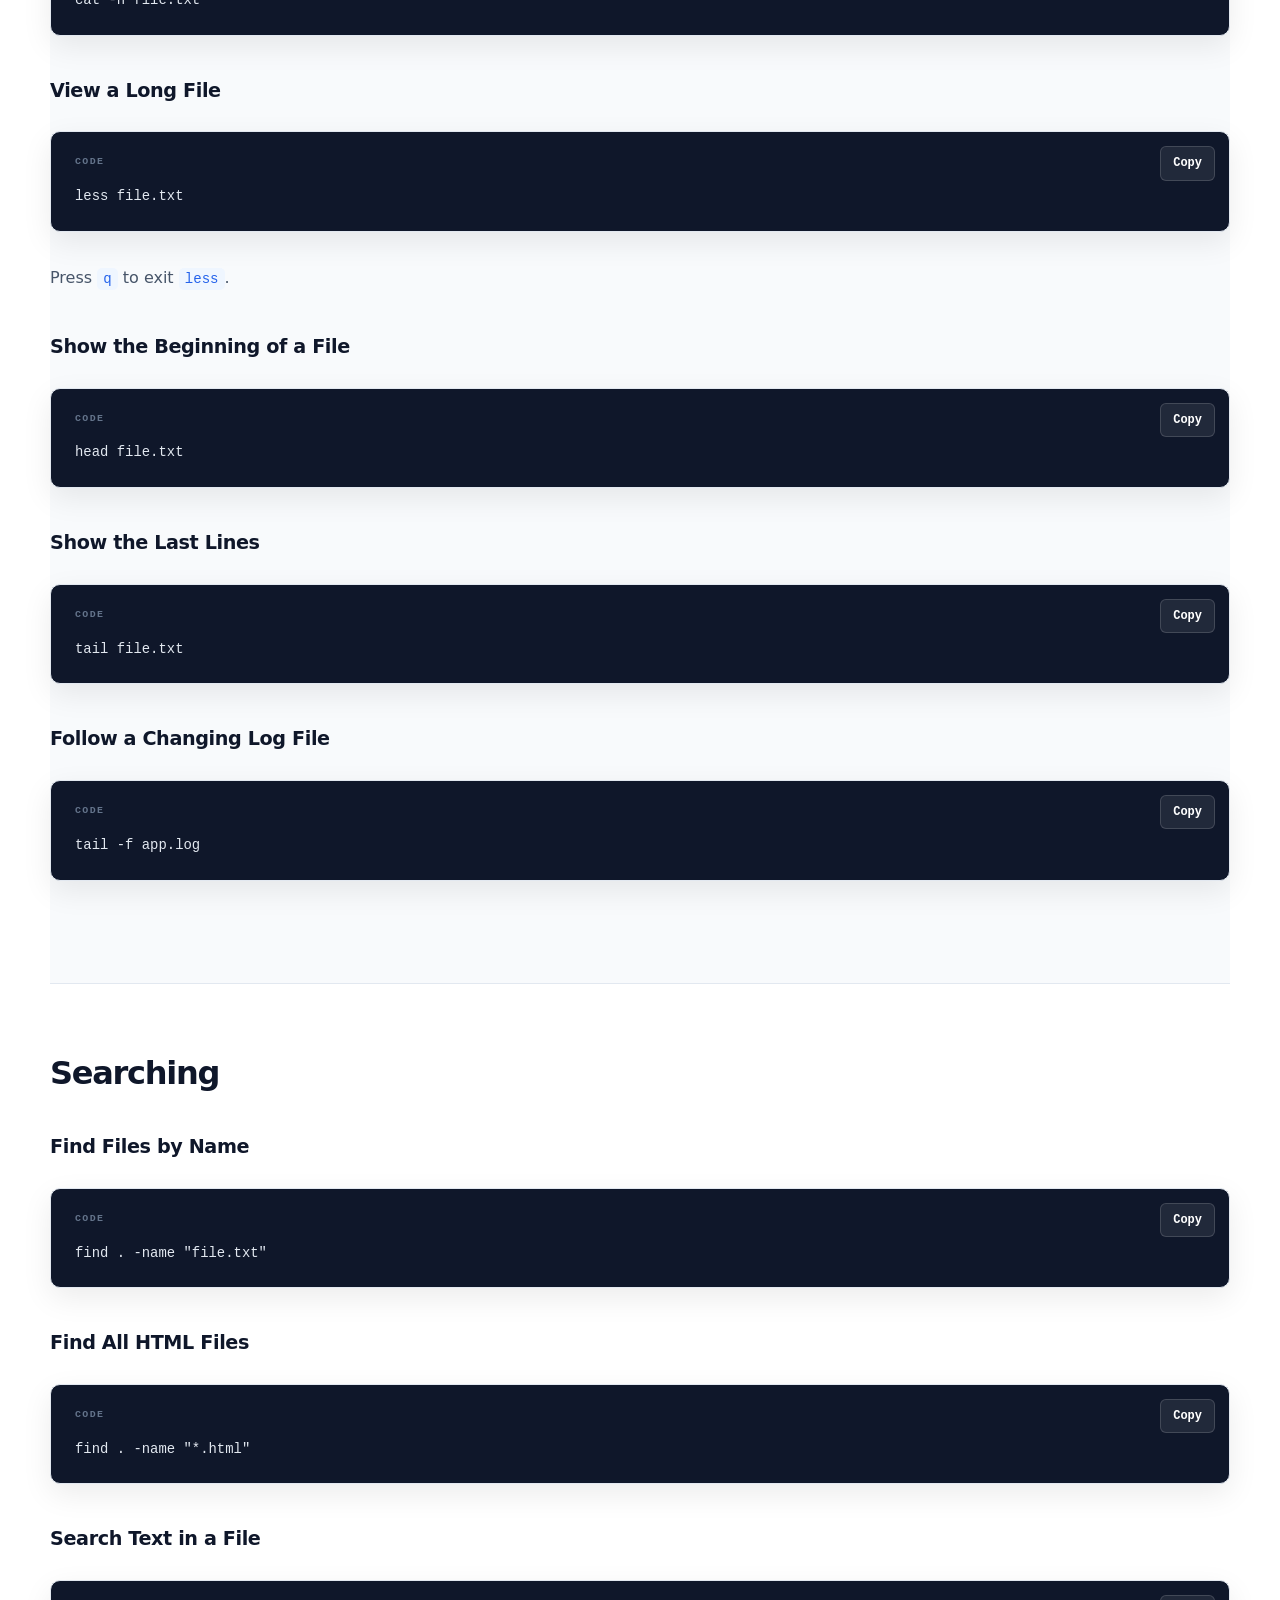
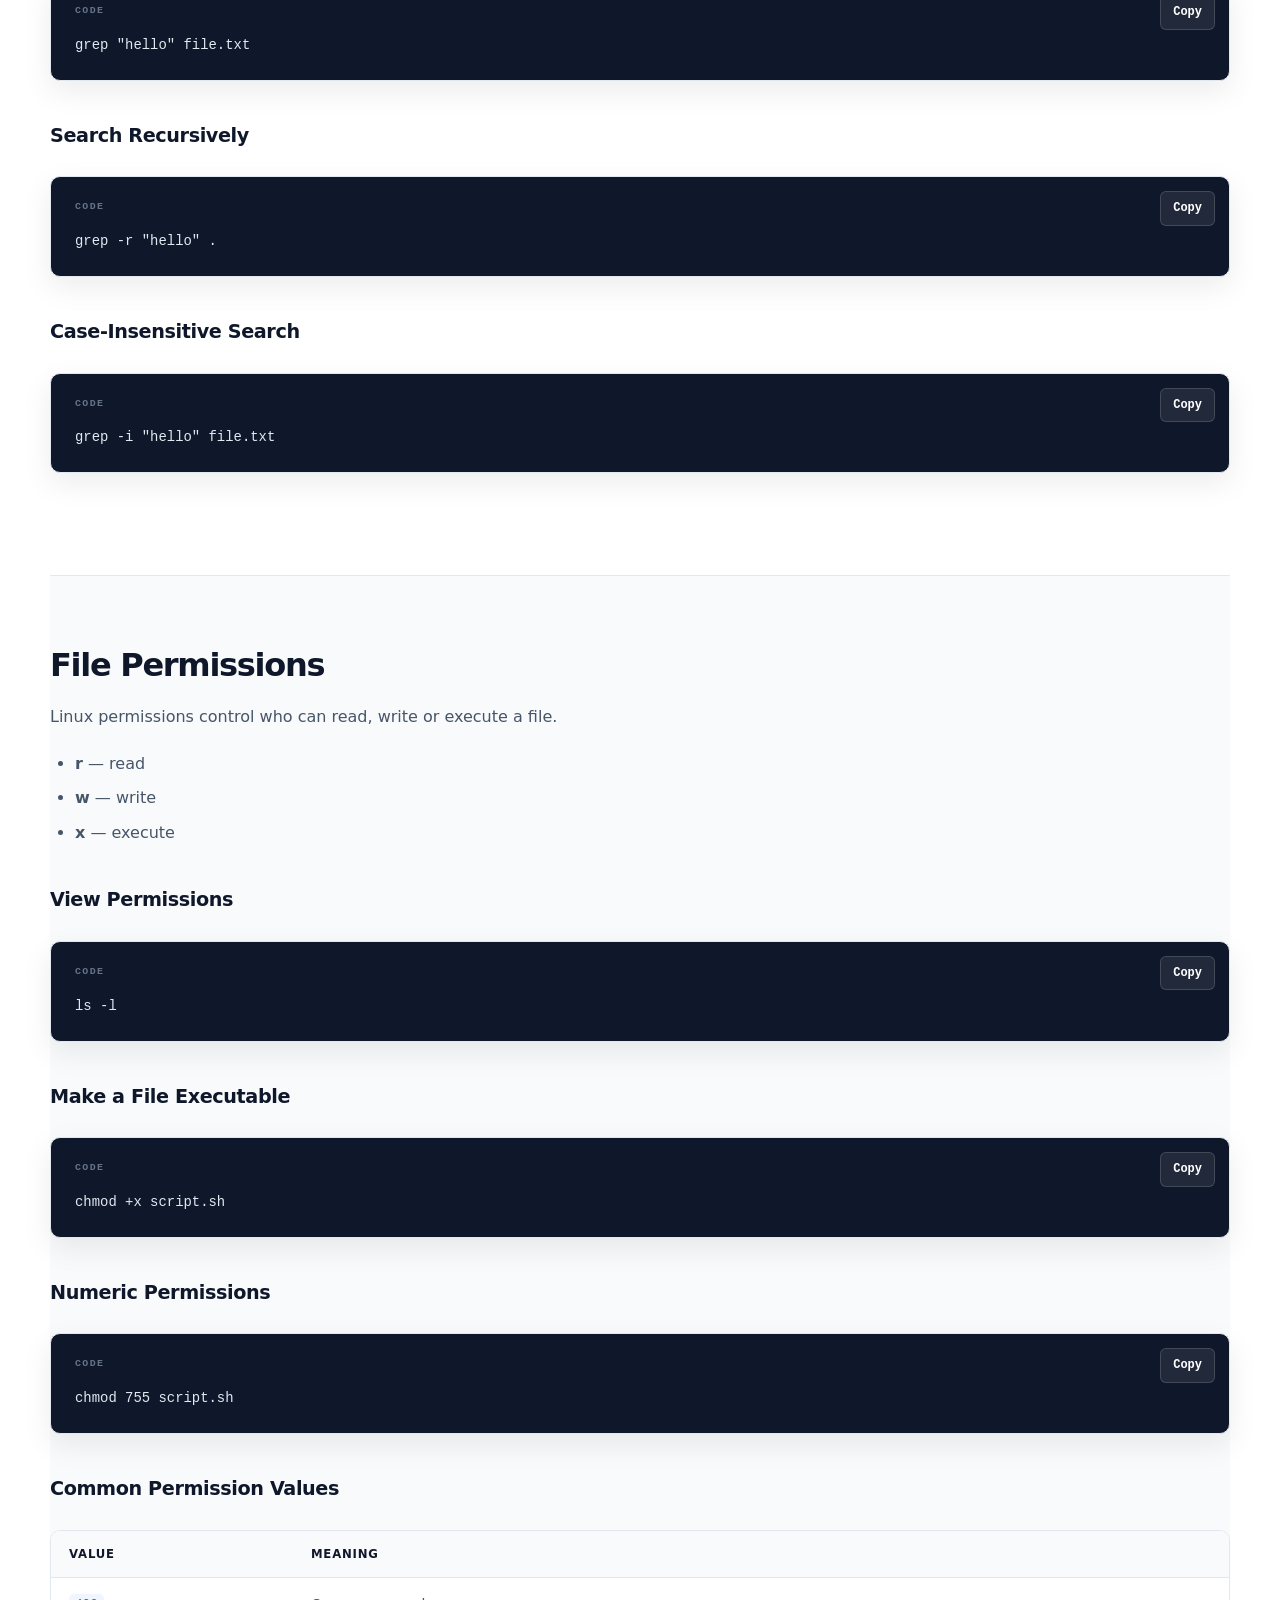
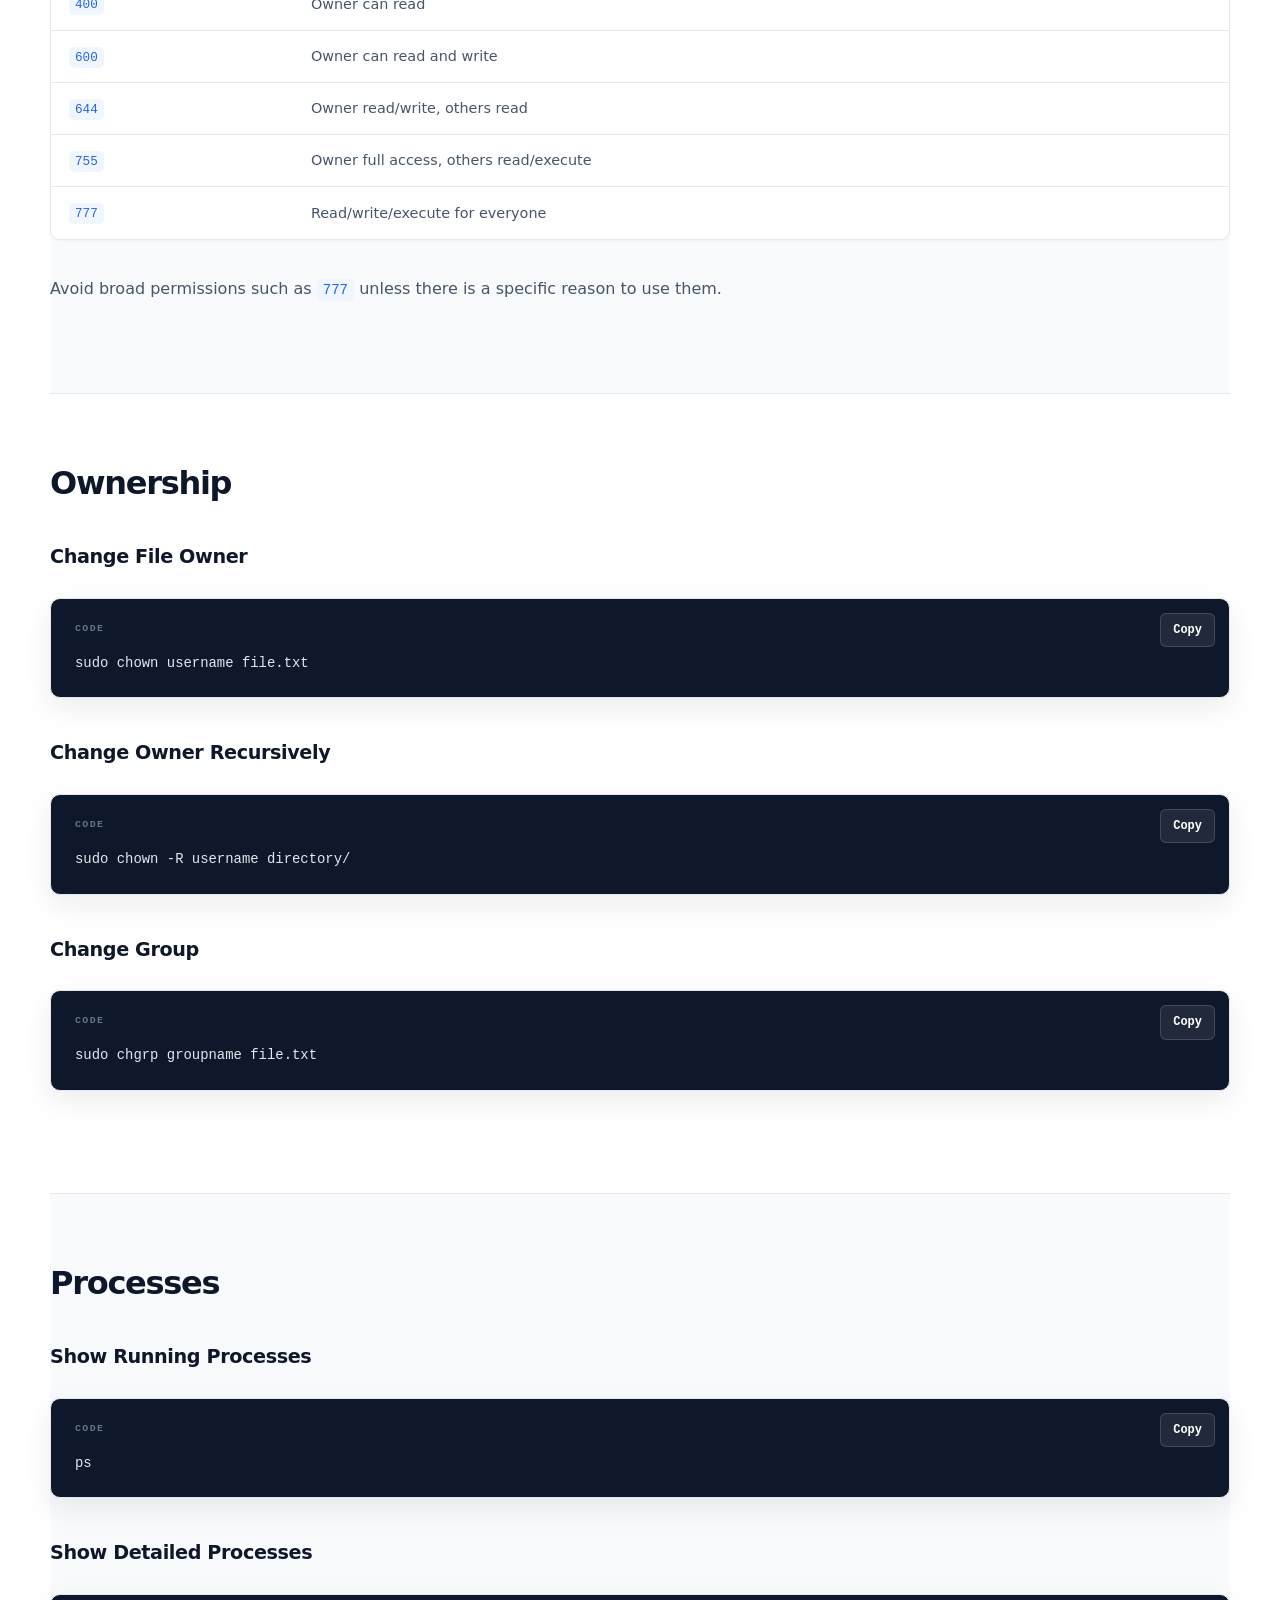
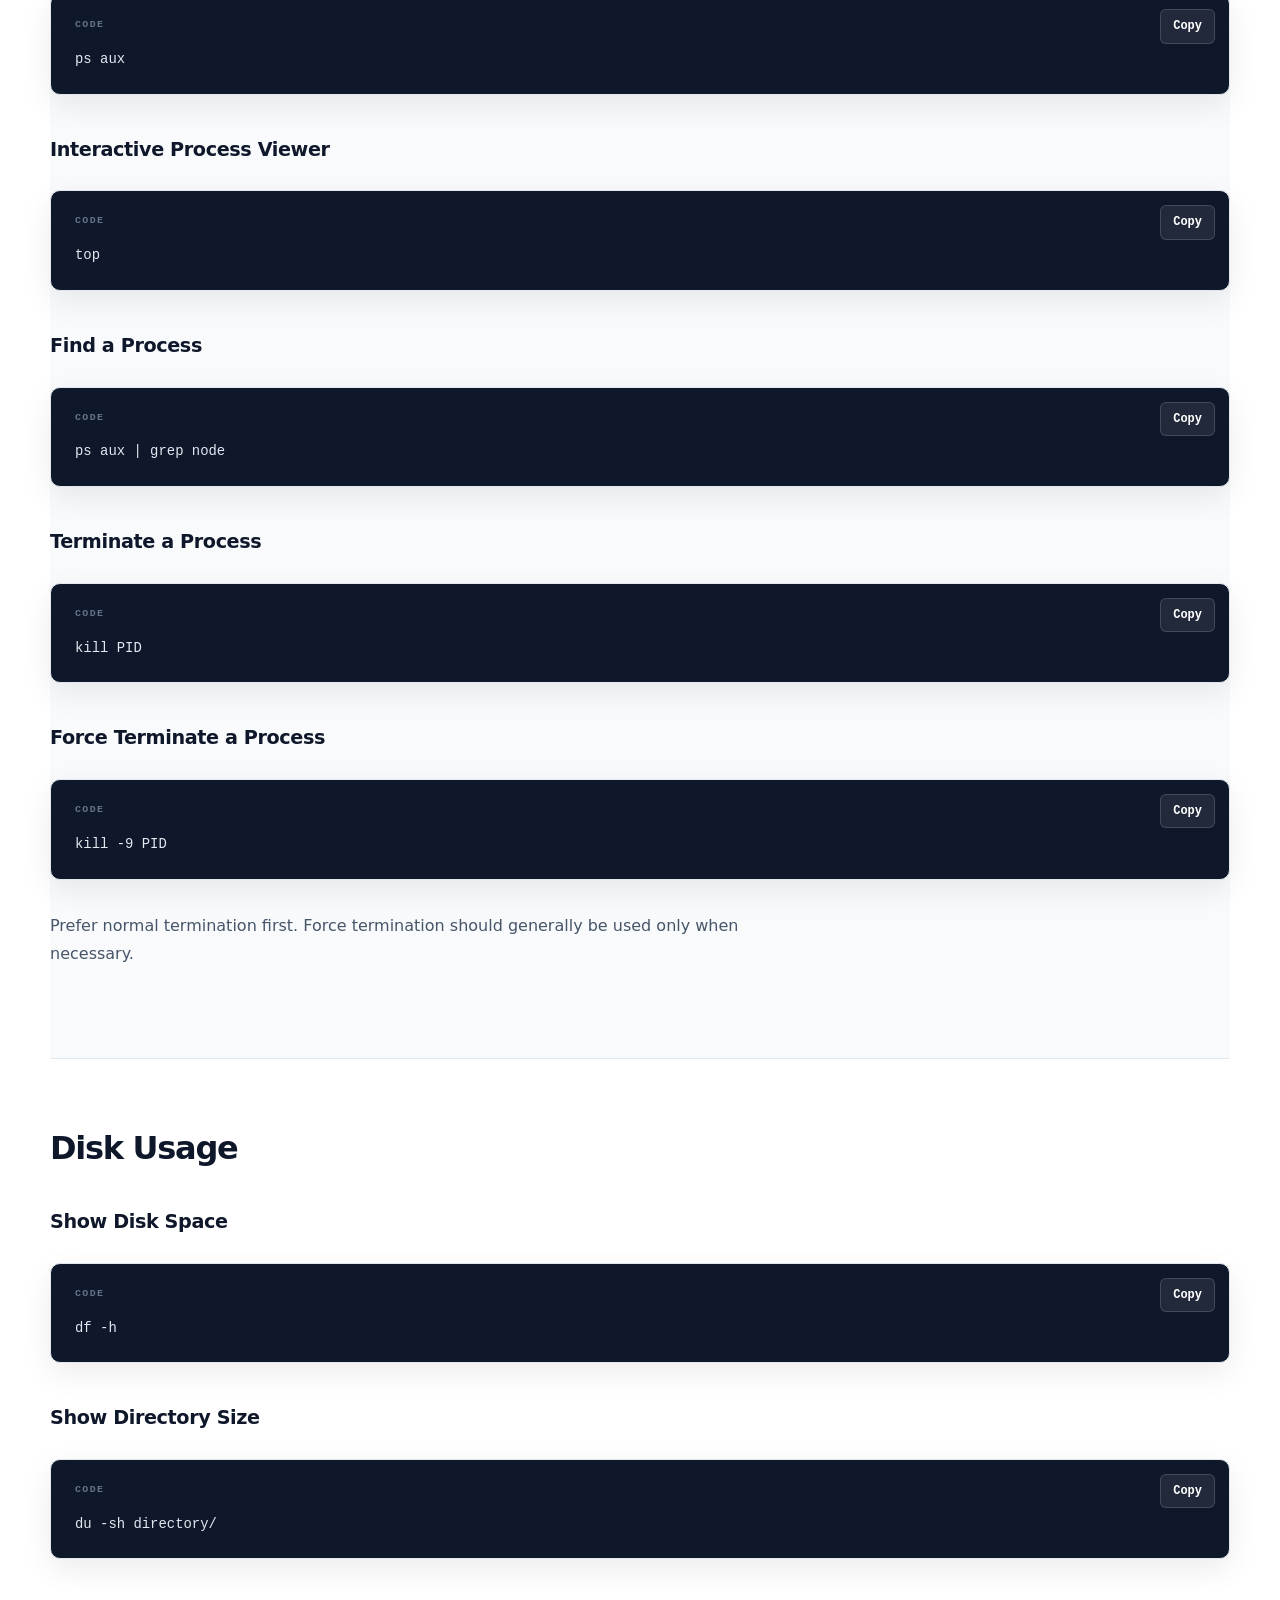
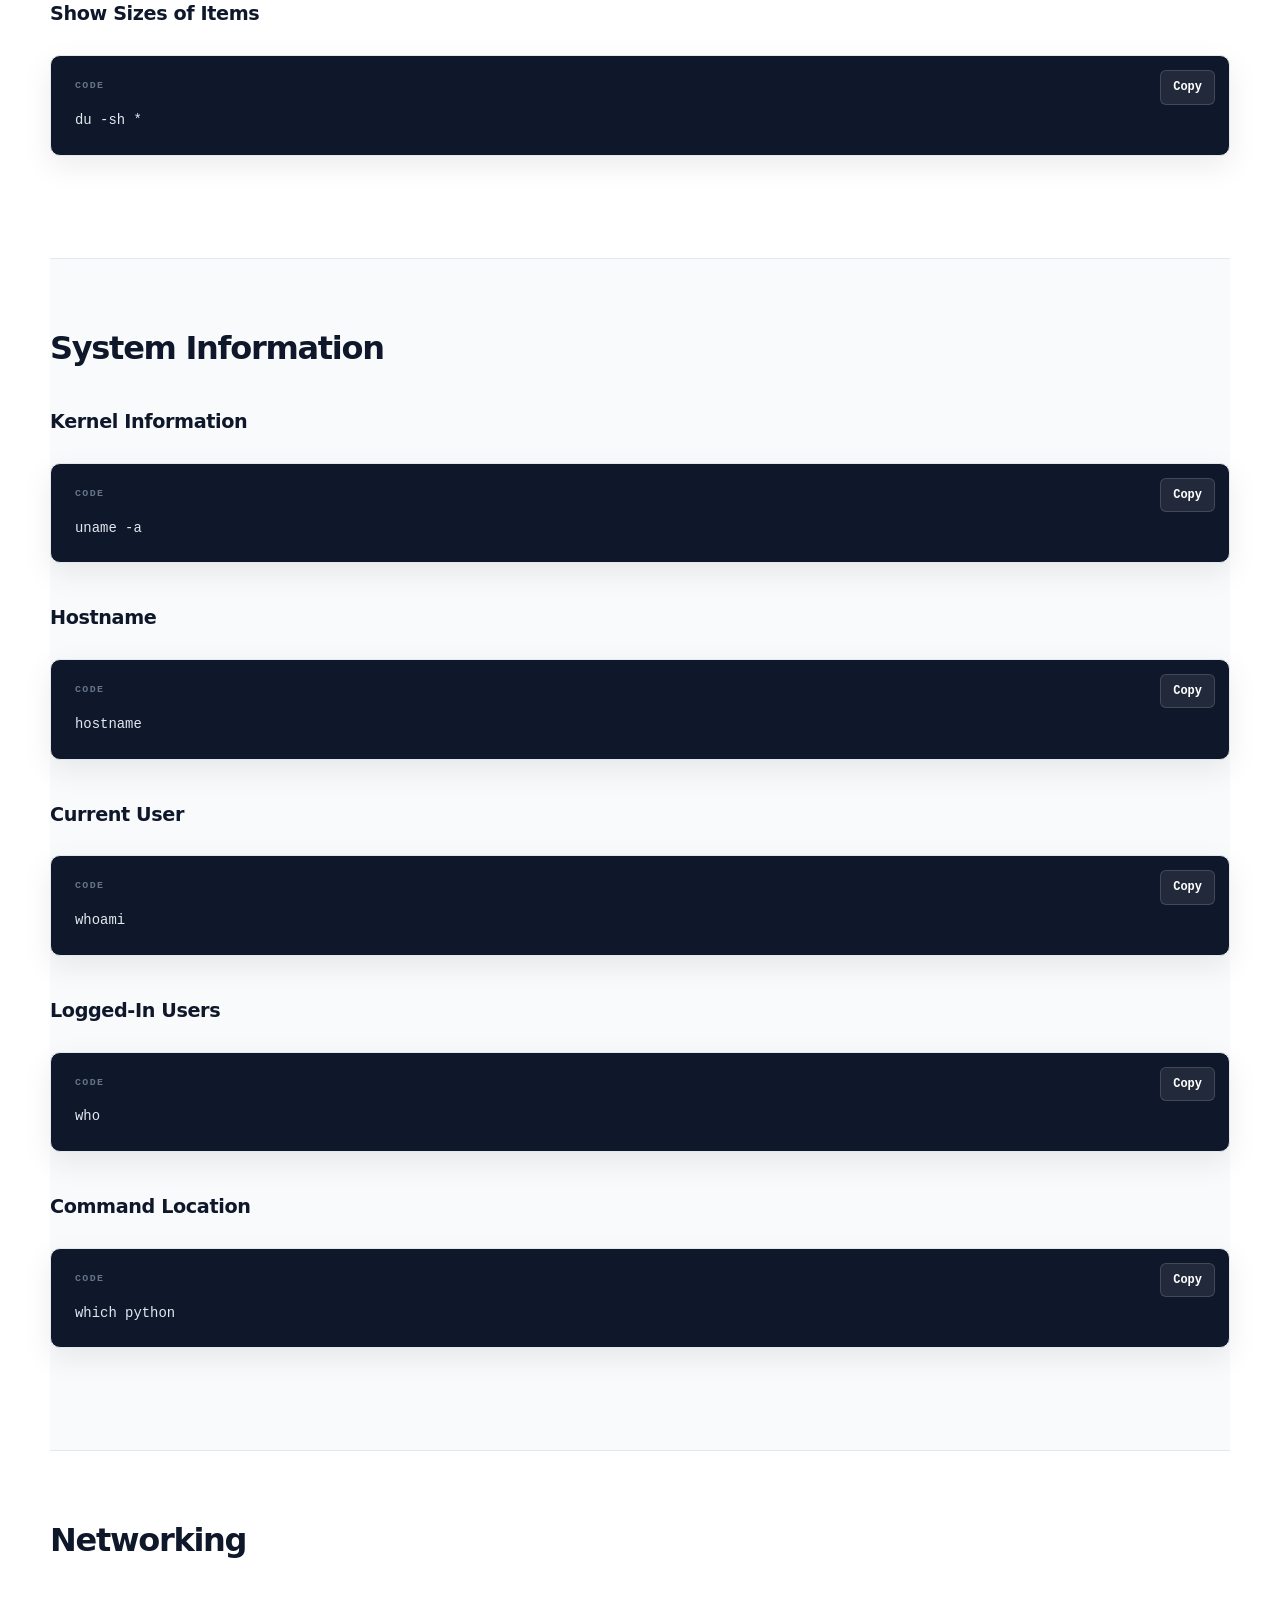
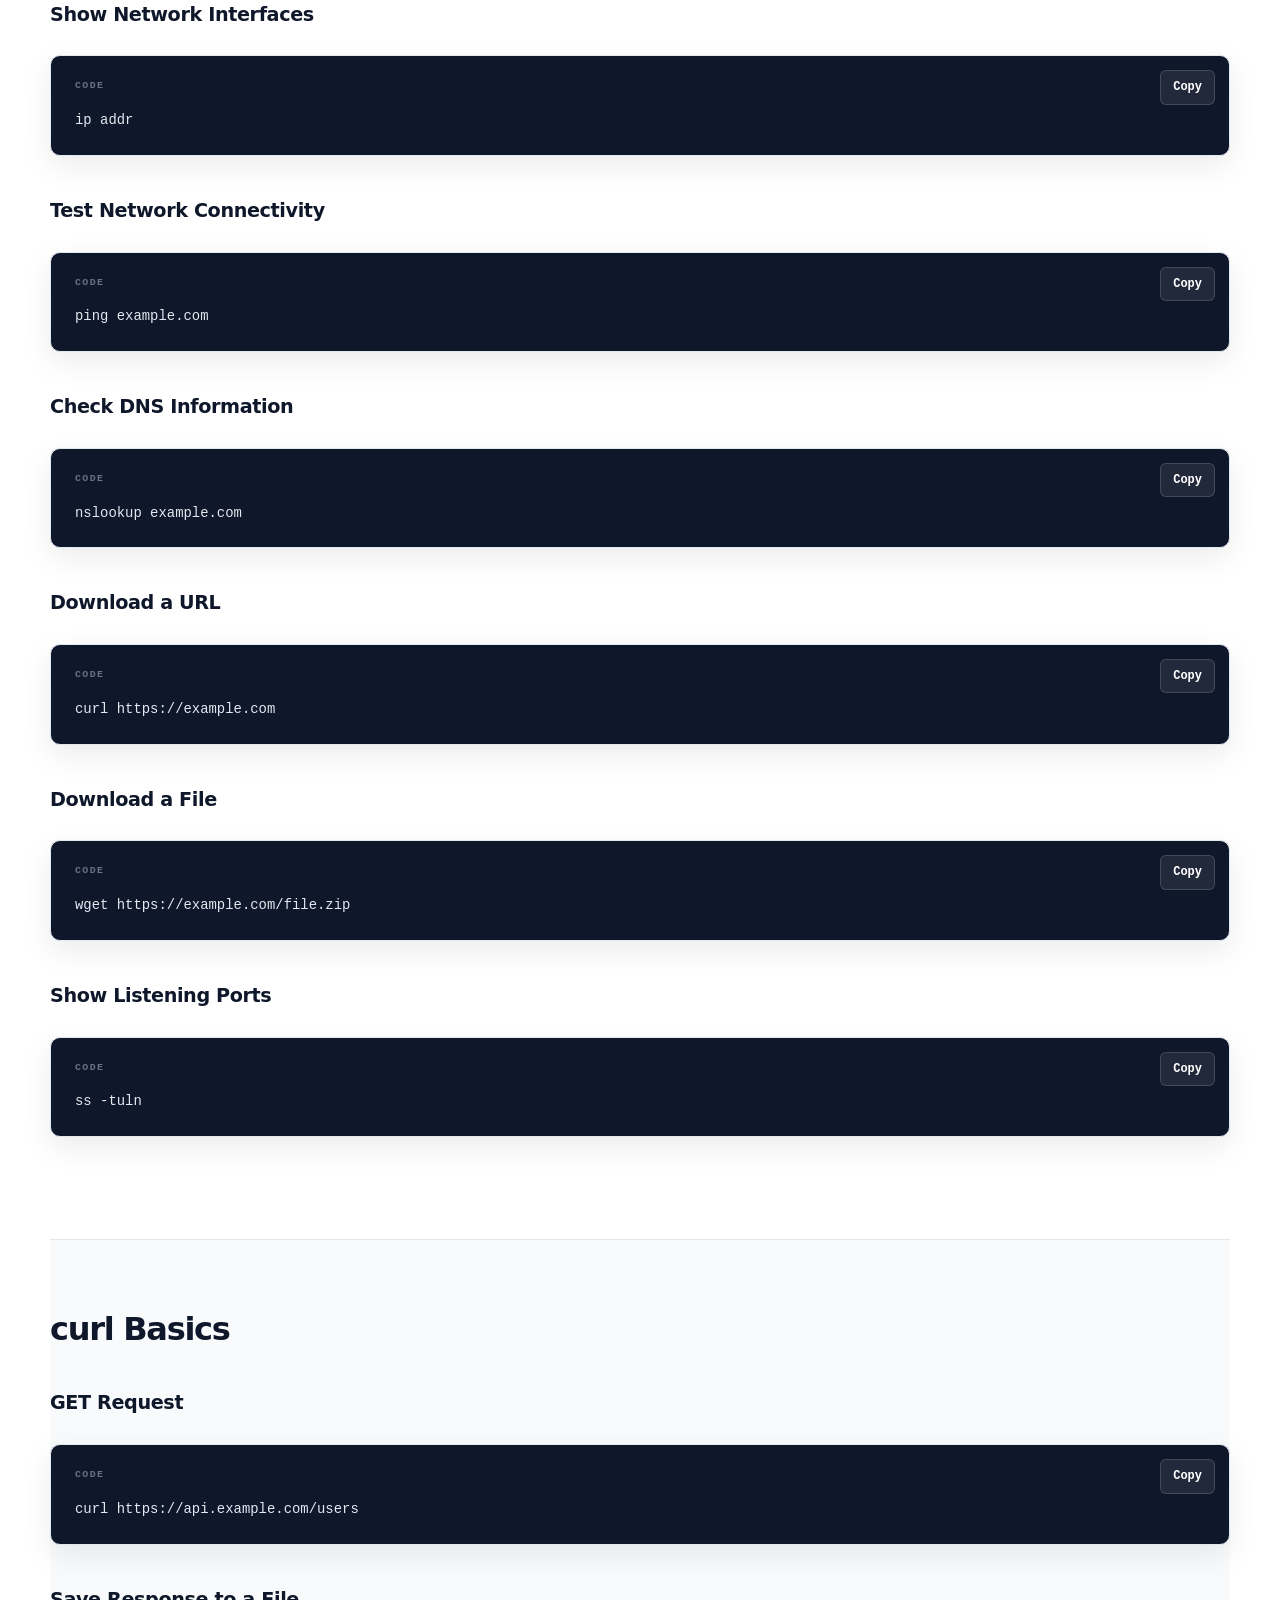
<file: cheatsheets/linux.html>
<!DOCTYPE html>
<html lang="en">

<head>
    <meta charset="UTF-8">

    <meta
        name="viewport"
        content="width=device-width, initial-scale=1.0"
    >

    <meta
        name="description"
        content="Linux cheatsheet covering essential terminal commands, files, directories, permissions, processes, networking and package management."
    >

    <title>Linux Cheatsheet | Dev Cheatsheets</title>

    <link rel="stylesheet" href="../css/style.css">
</head>


<body>

    <!-- =====================================================
         HEADER
    ====================================================== -->

    <header class="site-header">

        <div class="container header-inner">

            <a href="../index.html" class="logo">
                Dev Cheatsheets
            </a>

            <nav class="main-nav" aria-label="Main navigation">

                <a href="../index.html">
                    Home
                </a>

                <a href="../index.html#web-development">
                    Web
                </a>

                <a href="../index.html#programming">
                    Programming
                </a>

                <a href="../index.html#databases">
                    Databases
                </a>

                <a href="../index.html#tools">
                    Tools
                </a>

            </nav>

            <button
                class="theme-toggle"
                id="themeToggle"
                type="button"
                aria-label="Toggle dark mode"
            >
                🌙
            </button>

        </div>

    </header>


    <!-- =====================================================
         MAIN
    ====================================================== -->

    <main>


        <!-- =================================================
             HERO
        ================================================== -->

        <section class="hero">

            <div class="container hero-text">

                <p class="eyebrow">
                    DEVELOPMENT TOOLS
                </p>

                <h1>
                    Linux Cheatsheet
                </h1>

                <p class="hero-description">
                    Essential Linux terminal commands for files,
                    directories, permissions, processes, networking,
                    packages and everyday system administration.
                </p>

            </div>

        </section>


        <!-- =================================================
             QUICK REFERENCE
        ================================================== -->

        <section class="container cheatsheet-section">

            <h2>
                Quick Reference
            </h2>

            <div class="table-wrapper">

                <table>

                    <thead>

                        <tr>
                            <th>Command</th>
                            <th>Purpose</th>
                        </tr>

                    </thead>

                    <tbody>

                        <tr>
                            <td><code>pwd</code></td>
                            <td>Show current directory</td>
                        </tr>

                        <tr>
                            <td><code>ls</code></td>
                            <td>List files and directories</td>
                        </tr>

                        <tr>
                            <td><code>cd</code></td>
                            <td>Change directory</td>
                        </tr>

                        <tr>
                            <td><code>mkdir</code></td>
                            <td>Create a directory</td>
                        </tr>

                        <tr>
                            <td><code>touch</code></td>
                            <td>Create an empty file</td>
                        </tr>

                        <tr>
                            <td><code>cp</code></td>
                            <td>Copy files or directories</td>
                        </tr>

                        <tr>
                            <td><code>mv</code></td>
                            <td>Move or rename files</td>
                        </tr>

                        <tr>
                            <td><code>rm</code></td>
                            <td>Remove files or directories</td>
                        </tr>

                        <tr>
                            <td><code>cat</code></td>
                            <td>Display file contents</td>
                        </tr>

                        <tr>
                            <td><code>grep</code></td>
                            <td>Search text</td>
                        </tr>

                    </tbody>

                </table>

            </div>

        </section>


        <!-- =================================================
             TERMINAL BASICS
        ================================================== -->

        <section class="container cheatsheet-section">

            <h2>
                Terminal Basics
            </h2>

            <h3>
                Print Working Directory
            </h3>

            <pre><code>pwd</code></pre>

            <p>
                Shows the full path of your current directory.
            </p>

            <h3>
                List Files
            </h3>

            <pre><code>ls</code></pre>

            <h3>
                List Detailed Information
            </h3>

            <pre><code>ls -l</code></pre>

            <h3>
                Show Hidden Files
            </h3>

            <pre><code>ls -a</code></pre>

            <h3>
                Detailed List Including Hidden Files
            </h3>

            <pre><code>ls -la</code></pre>

        </section>


        <!-- =================================================
             NAVIGATION
        ================================================== -->

        <section class="container cheatsheet-section">

            <h2>
                Directory Navigation
            </h2>

            <h3>
                Change Directory
            </h3>

            <pre><code>cd directory</code></pre>

            <h3>
                Go to Parent Directory
            </h3>

            <pre><code>cd ..</code></pre>

            <h3>
                Go to Home Directory
            </h3>

            <pre><code>cd ~</code></pre>

            <h3>
                Go to Root Directory
            </h3>

            <pre><code>cd /</code></pre>

            <h3>
                Return to Previous Directory
            </h3>

            <pre><code>cd -</code></pre>

        </section>


        <!-- =================================================
             FILES AND DIRECTORIES
        ================================================== -->

        <section class="container cheatsheet-section">

            <h2>
                Files &amp; Directories
            </h2>

            <h3>
                Create a File
            </h3>

            <pre><code>touch file.txt</code></pre>

            <h3>
                Create a Directory
            </h3>

            <pre><code>mkdir projects</code></pre>

            <h3>
                Create Nested Directories
            </h3>

            <pre><code>mkdir -p projects/web/src</code></pre>

            <h3>
                Copy a File
            </h3>

            <pre><code>cp file.txt backup.txt</code></pre>

            <h3>
                Copy a Directory
            </h3>

            <pre><code>cp -r projects backup-projects</code></pre>

            <h3>
                Move a File
            </h3>

            <pre><code>mv file.txt documents/</code></pre>

            <h3>
                Rename a File
            </h3>

            <pre><code>mv old-name.txt new-name.txt</code></pre>

            <h3>
                Remove a File
            </h3>

            <pre><code>rm file.txt</code></pre>

            <h3>
                Remove an Empty Directory
            </h3>

            <pre><code>rmdir projects</code></pre>

            <h3>
                Remove a Directory and Its Contents
            </h3>

            <pre><code>rm -r projects</code></pre>

            <p>
                Be especially careful with recursive deletion commands.
            </p>

        </section>


        <!-- =================================================
             FILE CONTENT
        ================================================== -->

        <section class="container cheatsheet-section">

            <h2>
                Reading Files
            </h2>

            <h3>
                Display a File
            </h3>

            <pre><code>cat file.txt</code></pre>

            <h3>
                Display With Line Numbers
            </h3>

            <pre><code>cat -n file.txt</code></pre>

            <h3>
                View a Long File
            </h3>

            <pre><code>less file.txt</code></pre>

            <p>
                Press <code>q</code> to exit <code>less</code>.
            </p>

            <h3>
                Show the Beginning of a File
            </h3>

            <pre><code>head file.txt</code></pre>

            <h3>
                Show the Last Lines
            </h3>

            <pre><code>tail file.txt</code></pre>

            <h3>
                Follow a Changing Log File
            </h3>

            <pre><code>tail -f app.log</code></pre>

        </section>


        <!-- =================================================
             SEARCHING
        ================================================== -->

        <section class="container cheatsheet-section">

            <h2>
                Searching
            </h2>

            <h3>
                Find Files by Name
            </h3>

            <pre><code>find . -name "file.txt"</code></pre>

            <h3>
                Find All HTML Files
            </h3>

            <pre><code>find . -name "*.html"</code></pre>

            <h3>
                Search Text in a File
            </h3>

            <pre><code>grep "hello" file.txt</code></pre>

            <h3>
                Search Recursively
            </h3>

            <pre><code>grep -r "hello" .</code></pre>

            <h3>
                Case-Insensitive Search
            </h3>

            <pre><code>grep -i "hello" file.txt</code></pre>

        </section>


        <!-- =================================================
             FILE PERMISSIONS
        ================================================== -->

        <section class="container cheatsheet-section">

            <h2>
                File Permissions
            </h2>

            <p>
                Linux permissions control who can read, write or
                execute a file.
            </p>

            <ul>

                <li>
                    <strong>r</strong> — read
                </li>

                <li>
                    <strong>w</strong> — write
                </li>

                <li>
                    <strong>x</strong> — execute
                </li>

            </ul>

            <h3>
                View Permissions
            </h3>

            <pre><code>ls -l</code></pre>

            <h3>
                Make a File Executable
            </h3>

            <pre><code>chmod +x script.sh</code></pre>

            <h3>
                Numeric Permissions
            </h3>

            <pre><code>chmod 755 script.sh</code></pre>

            <h3>
                Common Permission Values
            </h3>

            <div class="table-wrapper">

                <table>

                    <thead>

                        <tr>
                            <th>Value</th>
                            <th>Meaning</th>
                        </tr>

                    </thead>

                    <tbody>

                        <tr>
                            <td><code>400</code></td>
                            <td>Owner can read</td>
                        </tr>

                        <tr>
                            <td><code>600</code></td>
                            <td>Owner can read and write</td>
                        </tr>

                        <tr>
                            <td><code>644</code></td>
                            <td>Owner read/write, others read</td>
                        </tr>

                        <tr>
                            <td><code>755</code></td>
                            <td>Owner full access, others read/execute</td>
                        </tr>

                        <tr>
                            <td><code>777</code></td>
                            <td>Read/write/execute for everyone</td>
                        </tr>

                    </tbody>

                </table>

            </div>

            <p>
                Avoid broad permissions such as <code>777</code>
                unless there is a specific reason to use them.
            </p>

        </section>


        <!-- =================================================
             OWNERSHIP
        ================================================== -->

        <section class="container cheatsheet-section">

            <h2>
                Ownership
            </h2>

            <h3>
                Change File Owner
            </h3>

            <pre><code>sudo chown username file.txt</code></pre>

            <h3>
                Change Owner Recursively
            </h3>

            <pre><code>sudo chown -R username directory/</code></pre>

            <h3>
                Change Group
            </h3>

            <pre><code>sudo chgrp groupname file.txt</code></pre>

        </section>


        <!-- =================================================
             PROCESSES
        ================================================== -->

        <section class="container cheatsheet-section">

            <h2>
                Processes
            </h2>

            <h3>
                Show Running Processes
            </h3>

            <pre><code>ps</code></pre>

            <h3>
                Show Detailed Processes
            </h3>

            <pre><code>ps aux</code></pre>

            <h3>
                Interactive Process Viewer
            </h3>

            <pre><code>top</code></pre>

            <h3>
                Find a Process
            </h3>

            <pre><code>ps aux | grep node</code></pre>

            <h3>
                Terminate a Process
            </h3>

            <pre><code>kill PID</code></pre>

            <h3>
                Force Terminate a Process
            </h3>

            <pre><code>kill -9 PID</code></pre>

            <p>
                Prefer normal termination first. Force termination
                should generally be used only when necessary.
            </p>

        </section>


        <!-- =================================================
             DISK USAGE
        ================================================== -->

        <section class="container cheatsheet-section">

            <h2>
                Disk Usage
            </h2>

            <h3>
                Show Disk Space
            </h3>

            <pre><code>df -h</code></pre>

            <h3>
                Show Directory Size
            </h3>

            <pre><code>du -sh directory/</code></pre>

            <h3>
                Show Sizes of Items
            </h3>

            <pre><code>du -sh *</code></pre>

        </section>


        <!-- =================================================
             SYSTEM INFORMATION
        ================================================== -->

        <section class="container cheatsheet-section">

            <h2>
                System Information
            </h2>

            <h3>
                Kernel Information
            </h3>

            <pre><code>uname -a</code></pre>

            <h3>
                Hostname
            </h3>

            <pre><code>hostname</code></pre>

            <h3>
                Current User
            </h3>

            <pre><code>whoami</code></pre>

            <h3>
                Logged-In Users
            </h3>

            <pre><code>who</code></pre>

            <h3>
                Command Location
            </h3>

            <pre><code>which python</code></pre>

        </section>


        <!-- =================================================
             NETWORKING
        ================================================== -->

        <section class="container cheatsheet-section">

            <h2>
                Networking
            </h2>

            <h3>
                Show Network Interfaces
            </h3>

            <pre><code>ip addr</code></pre>

            <h3>
                Test Network Connectivity
            </h3>

            <pre><code>ping example.com</code></pre>

            <h3>
                Check DNS Information
            </h3>

            <pre><code>nslookup example.com</code></pre>

            <h3>
                Download a URL
            </h3>

            <pre><code>curl https://example.com</code></pre>

            <h3>
                Download a File
            </h3>

            <pre><code>wget https://example.com/file.zip</code></pre>

            <h3>
                Show Listening Ports
            </h3>

            <pre><code>ss -tuln</code></pre>

        </section>


        <!-- =================================================
             CURL
        ================================================== -->

        <section class="container cheatsheet-section">

            <h2>
                curl Basics
            </h2>

            <h3>
                GET Request
            </h3>

            <pre><code>curl https://api.example.com/users</code></pre>

            <h3>
                Save Response to a File
            </h3>

            <pre><code>curl https://example.com -o page.html</code></pre>

            <h3>
                Send JSON Data
            </h3>

            <pre><code>curl -X POST \
-H "Content-Type: application/json" \
-d '{"name":"Aryan"}' \
https://api.example.com/users</code></pre>

        </section>


        <!-- =================================================
             ARCHIVES
        ================================================== -->

        <section class="container cheatsheet-section">

            <h2>
                Archives
            </h2>

            <h3>
                Create a tar Archive
            </h3>

            <pre><code>tar -cf archive.tar directory/</code></pre>

            <h3>
                Extract a tar Archive
            </h3>

            <pre><code>tar -xf archive.tar</code></pre>

            <h3>
                Create a gzip-compressed Archive
            </h3>

            <pre><code>tar -czf archive.tar.gz directory/</code></pre>

            <h3>
                Extract a gzip Archive
            </h3>

            <pre><code>tar -xzf archive.tar.gz</code></pre>

            <h3>
                Create a ZIP File
            </h3>

            <pre><code>zip -r archive.zip directory/</code></pre>

            <h3>
                Extract a ZIP File
            </h3>

            <pre><code>unzip archive.zip</code></pre>

        </section>


        <!-- =================================================
             PACKAGE MANAGEMENT
        ================================================== -->

        <section class="container cheatsheet-section">

            <h2>
                Package Management
            </h2>

            <p>
                Package commands depend on the Linux distribution.
                The examples below use Debian and Ubuntu's APT system.
            </p>

            <h3>
                Update Package Information
            </h3>

            <pre><code>sudo apt update</code></pre>

            <h3>
                Upgrade Installed Packages
            </h3>

            <pre><code>sudo apt upgrade</code></pre>

            <h3>
                Install a Package
            </h3>

            <pre><code>sudo apt install package-name</code></pre>

            <h3>
                Remove a Package
            </h3>

            <pre><code>sudo apt remove package-name</code></pre>

            <h3>
                Search for a Package
            </h3>

            <pre><code>apt search package-name</code></pre>

        </section>


        <!-- =================================================
             ENVIRONMENT VARIABLES
        ================================================== -->

        <section class="container cheatsheet-section">

            <h2>
                Environment Variables
            </h2>

            <h3>
                Show an Environment Variable
            </h3>

            <pre><code>echo $PATH</code></pre>

            <h3>
                Show All Environment Variables
            </h3>

            <pre><code>printenv</code></pre>

            <h3>
                Set a Variable for the Current Shell
            </h3>

            <pre><code>export APP_ENV=development</code></pre>

            <h3>
                Read the Variable
            </h3>

            <pre><code>echo $APP_ENV</code></pre>

        </section>


        <!-- =================================================
             PIPES AND REDIRECTION
        ================================================== -->

        <section class="container cheatsheet-section">

            <h2>
                Pipes &amp; Redirection
            </h2>

            <h3>
                Pipe Output
            </h3>

            <pre><code>ls -la | grep ".html"</code></pre>

            <p>
                The pipe <code>|</code> sends the output of one
                command into another command.
            </p>

            <h3>
                Redirect Output to a File
            </h3>

            <pre><code>ls > files.txt</code></pre>

            <h3>
                Append Output
            </h3>

            <pre><code>ls >> files.txt</code></pre>

            <h3>
                Redirect Input
            </h3>

            <pre><code>command &lt; input.txt</code></pre>

            <h3>
                Redirect Errors
            </h3>

            <pre><code>command 2&gt; errors.txt</code></pre>

        </section>


        <!-- =================================================
             HISTORY
        ================================================== -->

        <section class="container cheatsheet-section">

            <h2>
                Command History
            </h2>

            <h3>
                Show History
            </h3>

            <pre><code>history</code></pre>

            <h3>
                Search History
            </h3>

            <pre><code>history | grep git</code></pre>

            <h3>
                Run a Previous Command
            </h3>

            <pre><code>!!</code></pre>

        </section>


        <!-- =================================================
             SUDO
        ================================================== -->

        <section class="container cheatsheet-section">

            <h2>
                sudo
            </h2>

            <p>
                <code>sudo</code> runs a command with elevated
                privileges when your account is permitted to do so.
            </p>

            <pre><code>sudo command</code></pre>

            <h3>
                Example
            </h3>

            <pre><code>sudo apt update</code></pre>

            <p>
                Use elevated privileges only when necessary.
            </p>

        </section>


        <!-- =================================================
             SYMBOLS
        ================================================== -->

        <section class="container cheatsheet-section">

            <h2>
                Useful Linux Symbols
            </h2>

            <div class="table-wrapper">

                <table>

                    <thead>

                        <tr>
                            <th>Symbol</th>
                            <th>Meaning</th>
                        </tr>

                    </thead>

                    <tbody>

                        <tr>
                            <td><code>.</code></td>
                            <td>Current directory</td>
                        </tr>

                        <tr>
                            <td><code>..</code></td>
                            <td>Parent directory</td>
                        </tr>

                        <tr>
                            <td><code>~</code></td>
                            <td>Home directory</td>
                        </tr>

                        <tr>
                            <td><code>/</code></td>
                            <td>Root directory</td>
                        </tr>

                        <tr>
                            <td><code>|</code></td>
                            <td>Pipe output to another command</td>
                        </tr>

                        <tr>
                            <td><code>&gt;</code></td>
                            <td>Overwrite output file</td>
                        </tr>

                        <tr>
                            <td><code>&gt;&gt;</code></td>
                            <td>Append to output file</td>
                        </tr>

                        <tr>
                            <td><code>*</code></td>
                            <td>Wildcard matching multiple characters</td>
                        </tr>

                    </tbody>

                </table>

            </div>

        </section>


        <!-- =================================================
             EVERYDAY WORKFLOW
        ================================================== -->

        <section class="container cheatsheet-section">

            <h2>
                Everyday Terminal Workflow
            </h2>

            <pre><code># Check where you are
pwd

# See what's there
ls -la

# Enter a project
cd project

# Check files
ls

# Create a directory
mkdir src

# Create a file
touch index.html

# Read a file
cat index.html

# Search for files
find . -name "*.html"</code></pre>

        </section>


        <!-- =================================================
             SAFETY
        ================================================== -->

        <section class="container cheatsheet-section">

            <h2>
                Important Safety Rules
            </h2>

            <ul>

                <li>
                    Be careful with <code>rm</code> and especially
                    recursive deletion.
                </li>

                <li>
                    Understand a command before using <code>sudo</code>.
                </li>

                <li>
                    Avoid running commands copied from unknown sources.
                </li>

                <li>
                    Check the current directory before destructive operations.
                </li>

                <li>
                    Do not expose passwords, tokens or private keys in commands.
                </li>

                <li>
                    Use the least privilege necessary for administrative tasks.
                </li>

            </ul>

        </section>


    </main>


    <!-- =====================================================
         FOOTER
    ====================================================== -->

    <footer class="site-footer">

        <div class="container footer-container">

            <div>

                <strong>
                    Dev Cheatsheets
                </strong>

                <p>
                    A growing reference for developers.
                </p>

            </div>

            <div>

                <p>
                    Built with HTML, CSS &amp; JavaScript.
                </p>

            </div>

        </div>

    </footer>


    <script src="../js/app.js"></script>

</body>

</html>
</file>
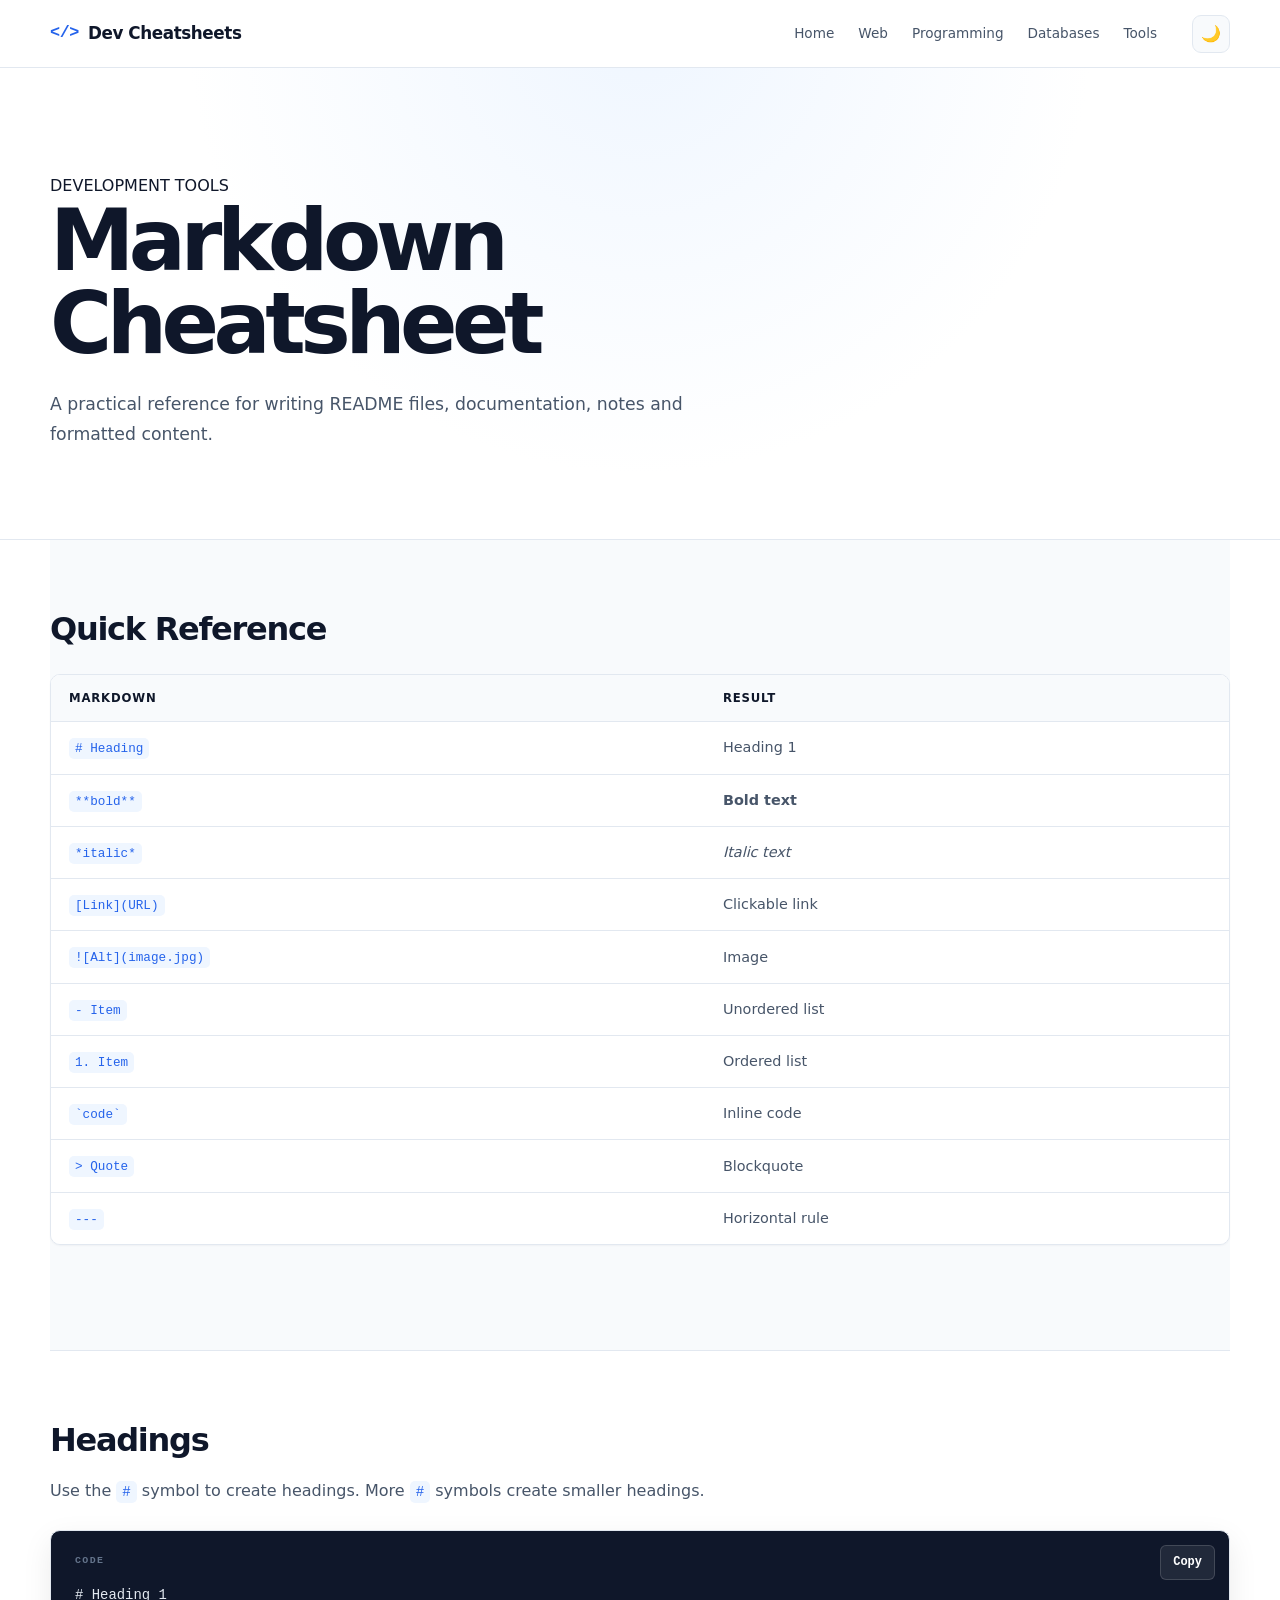
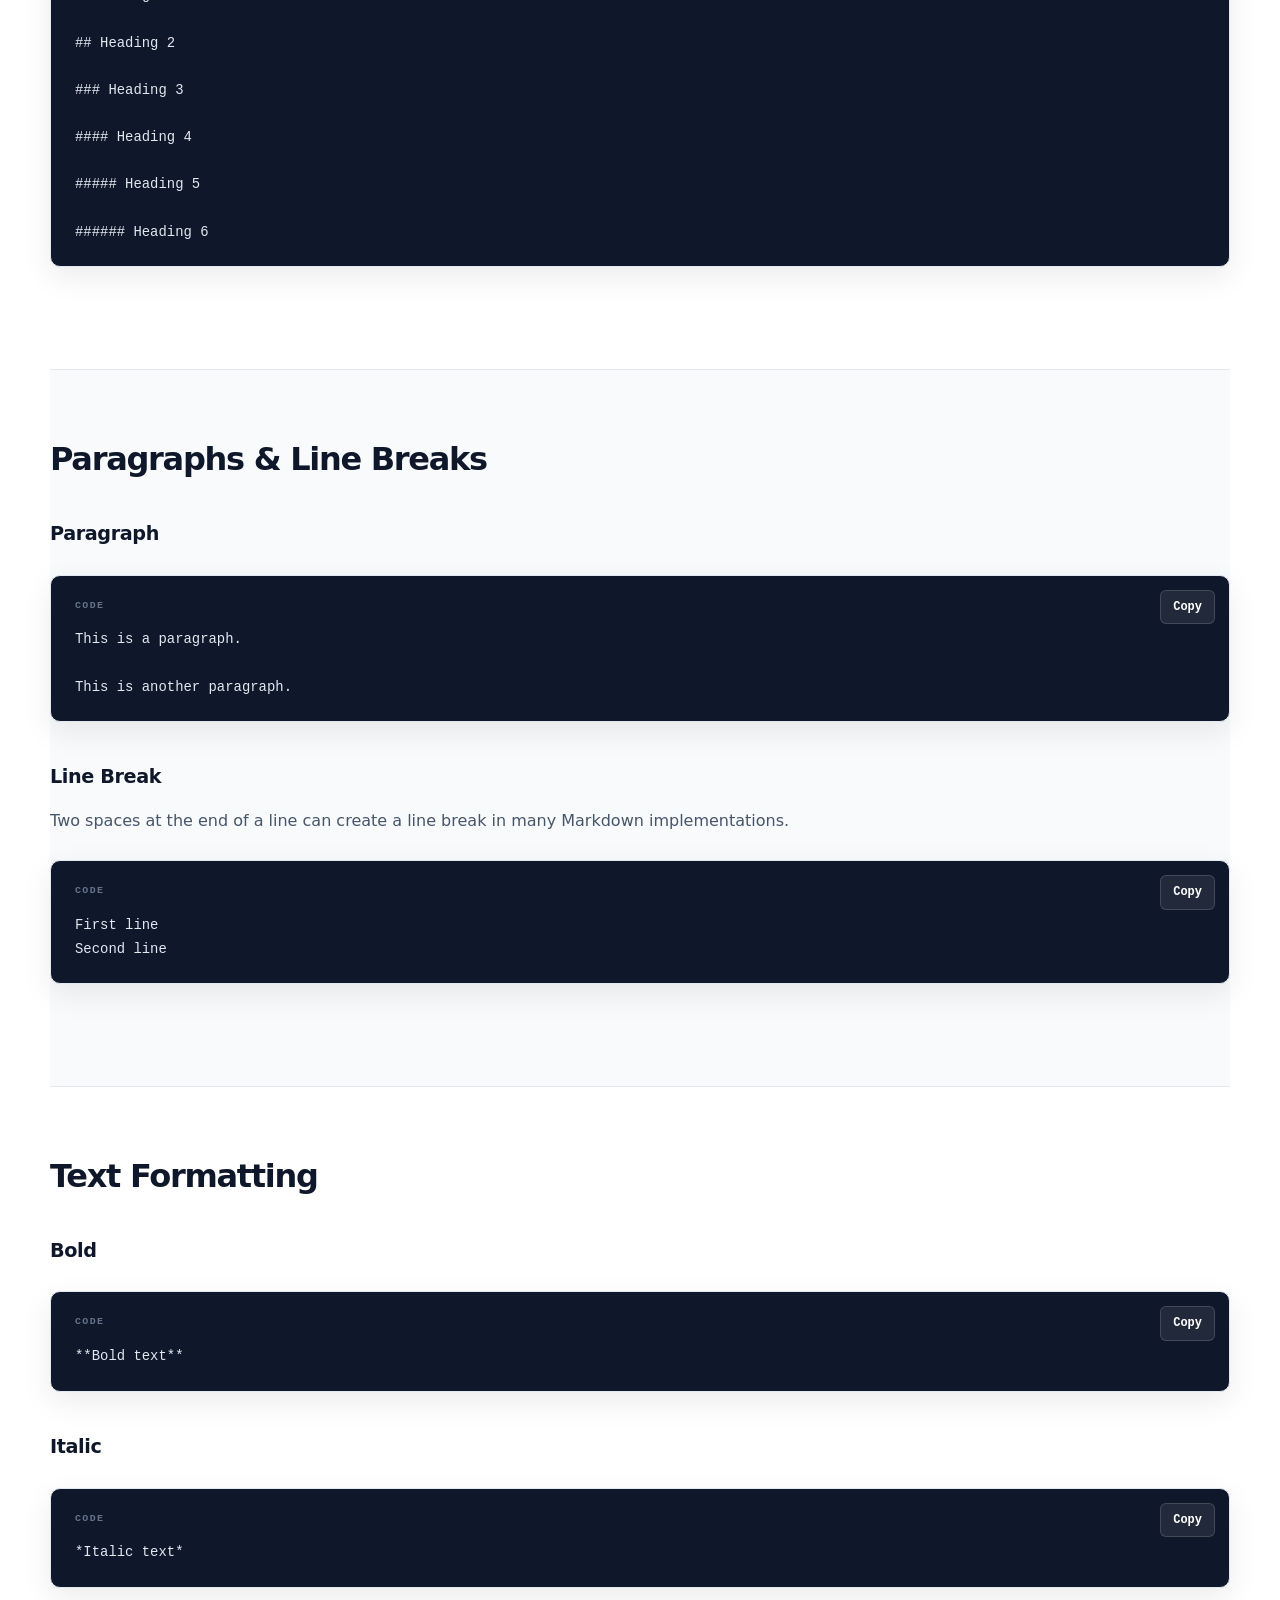
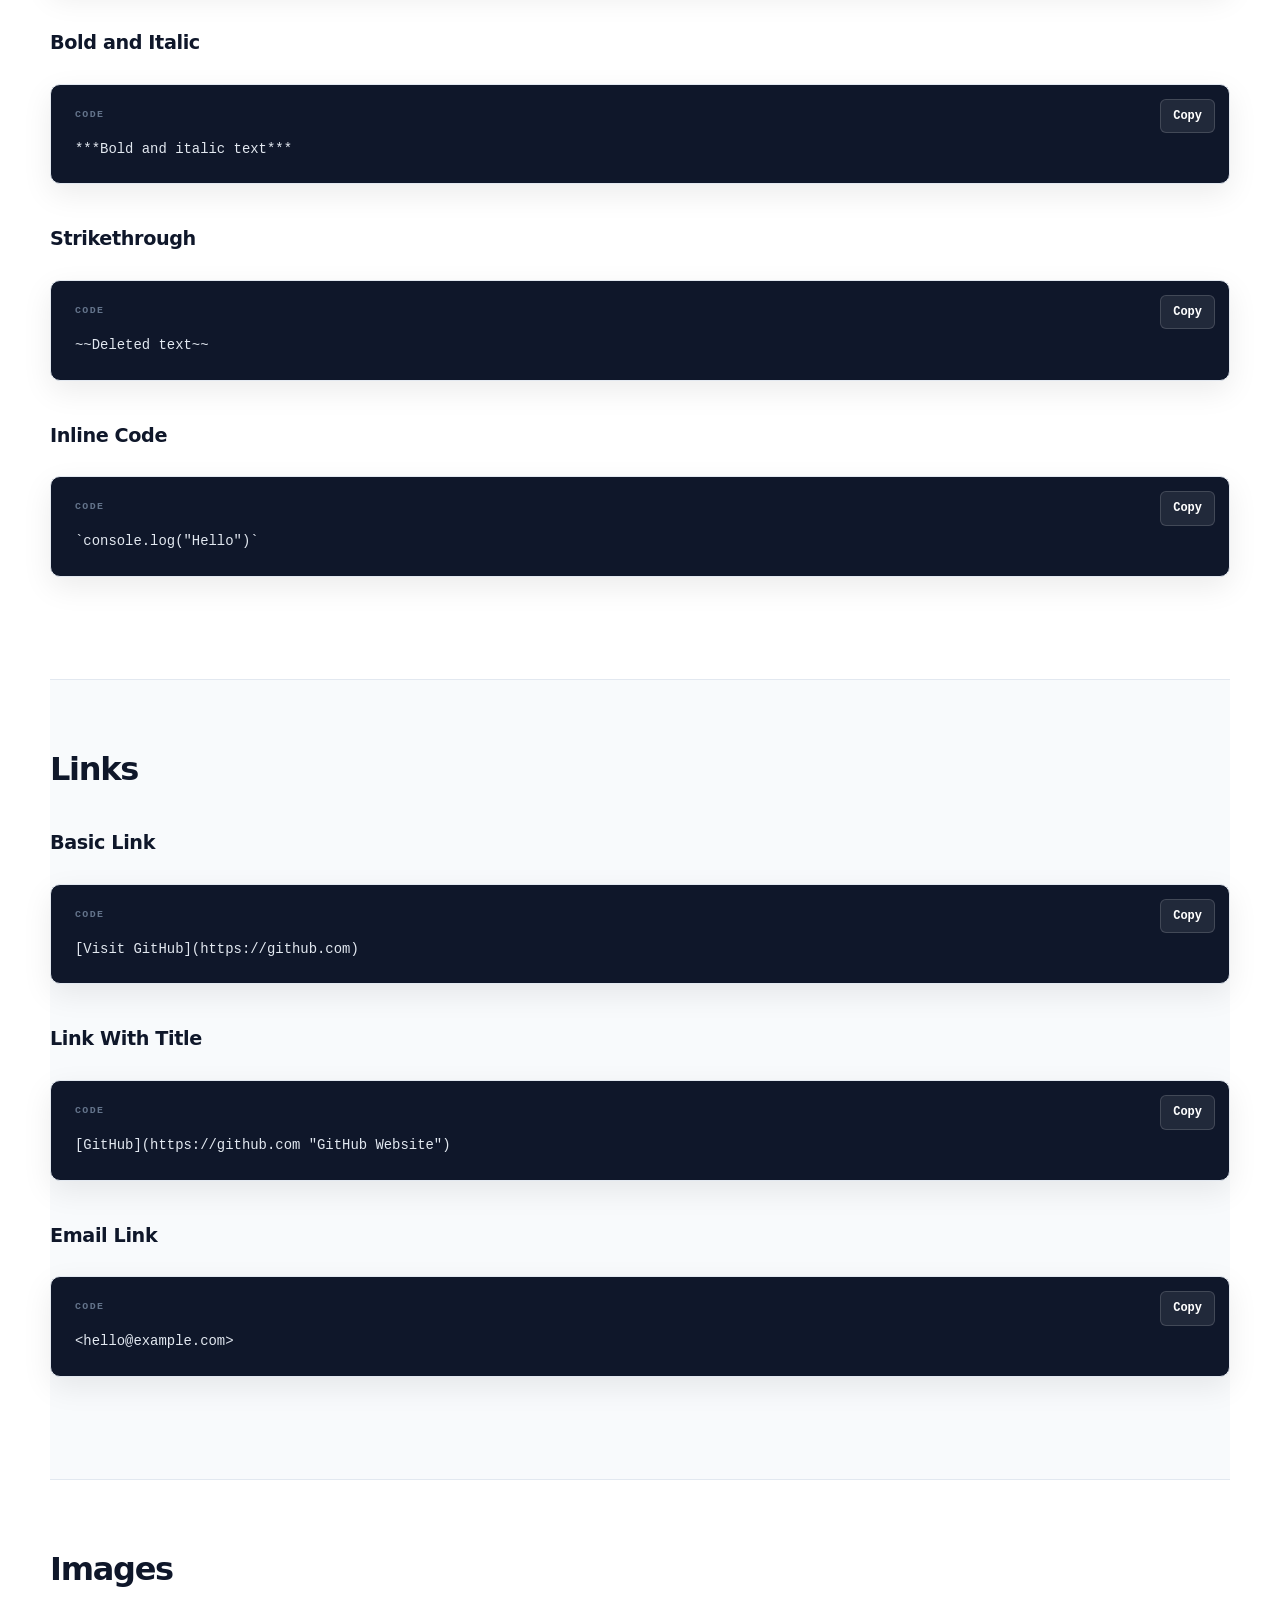
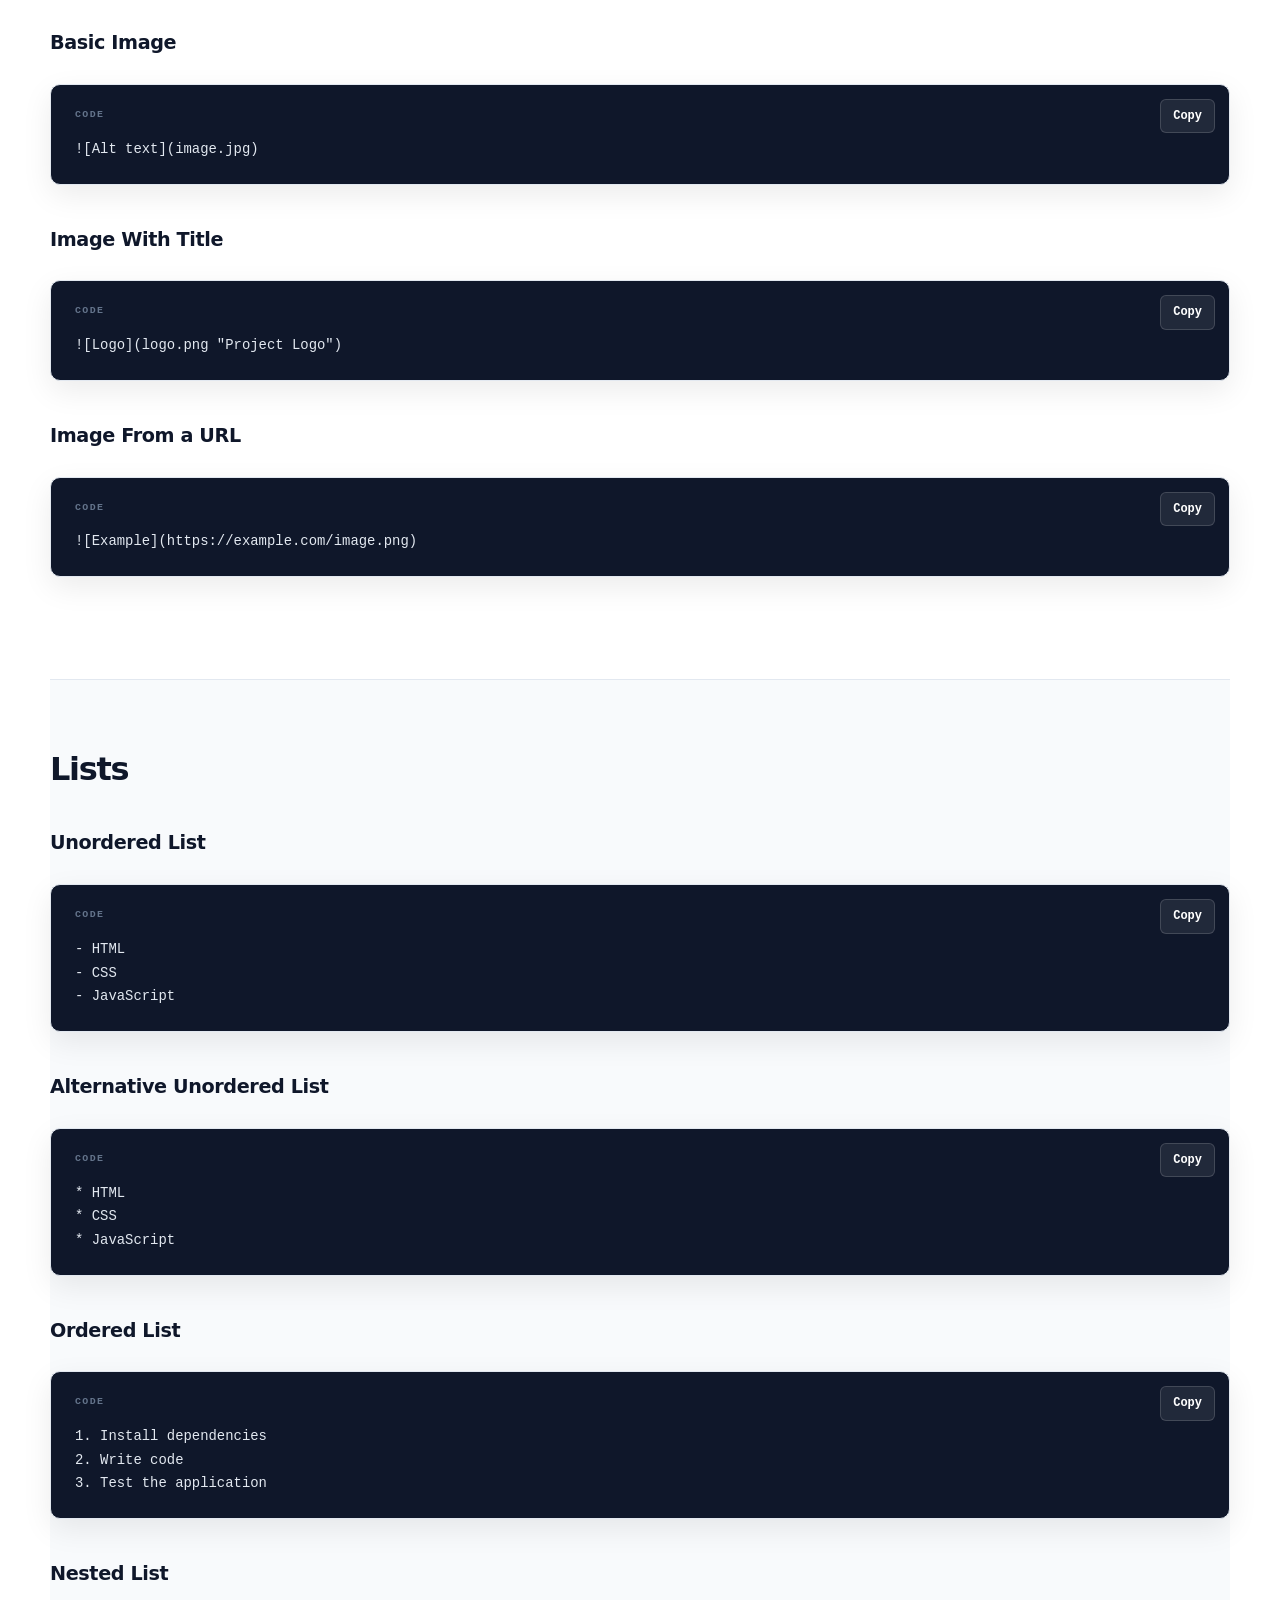
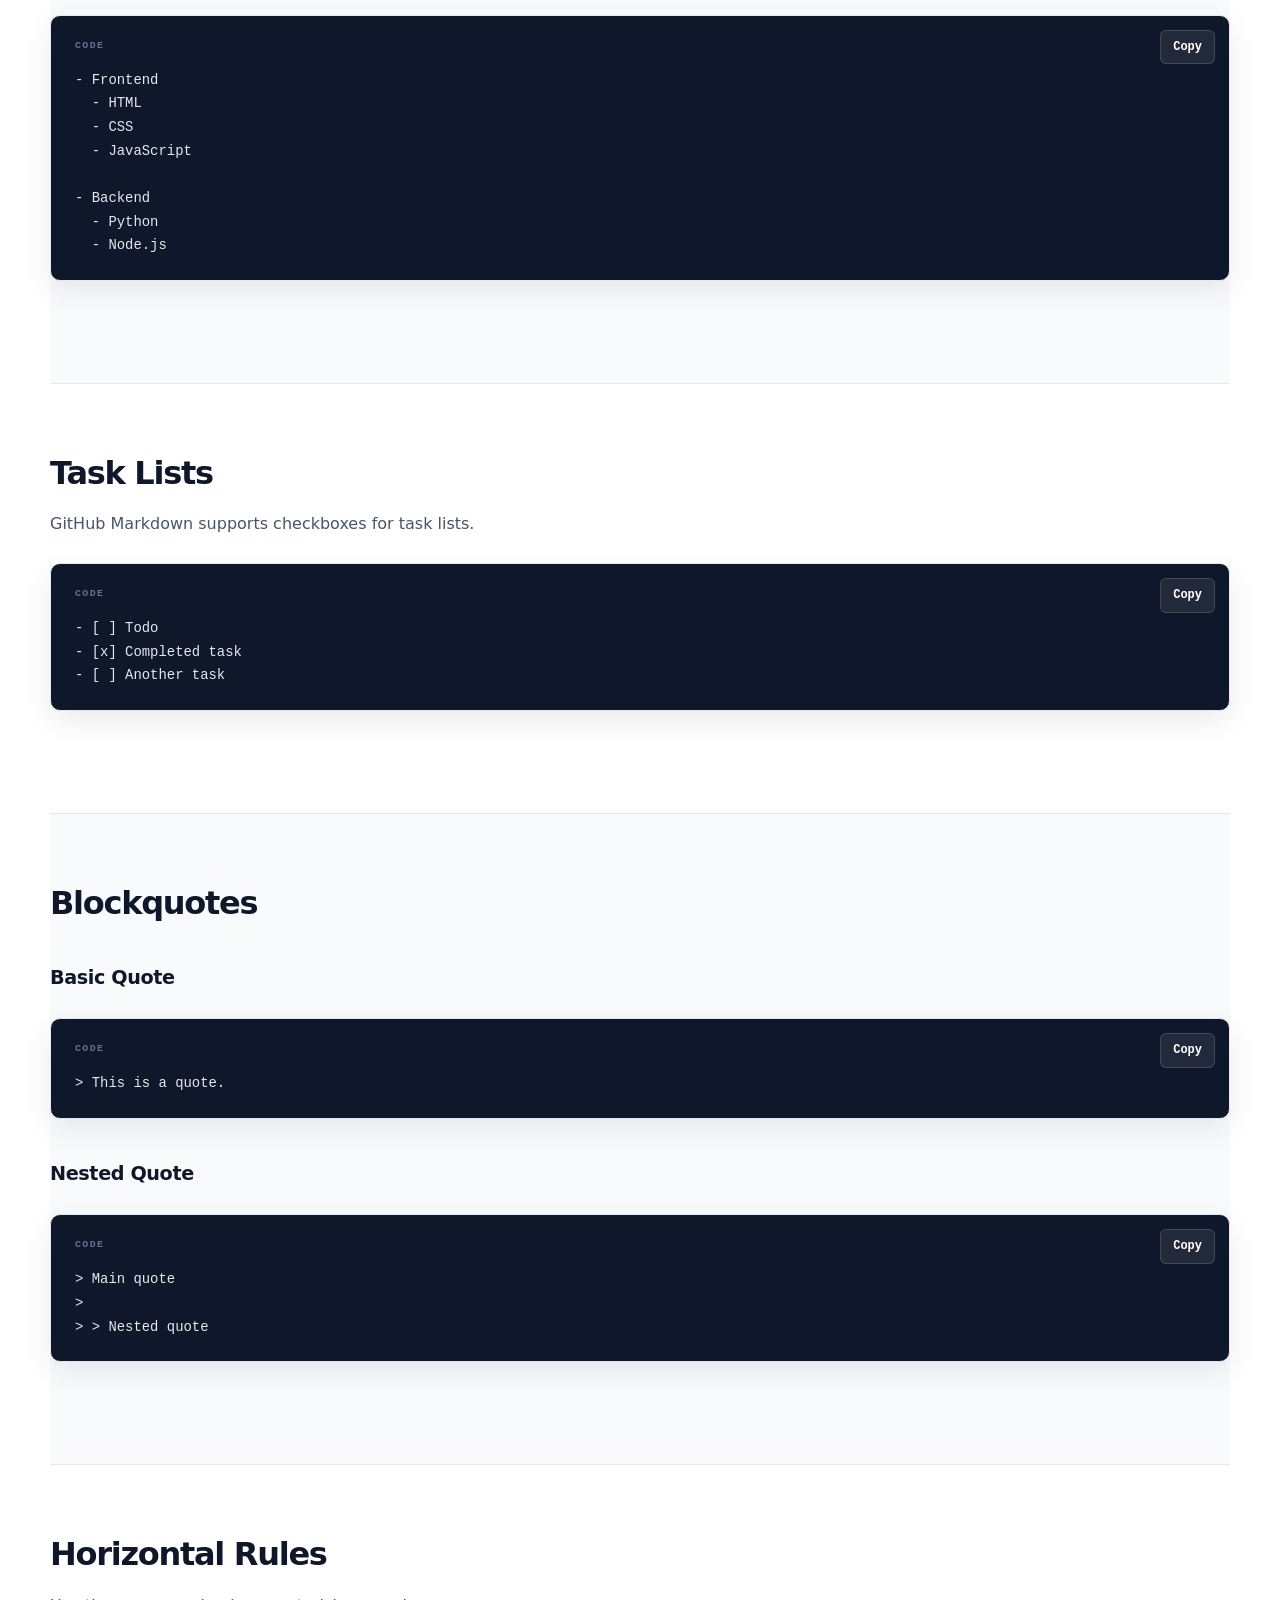
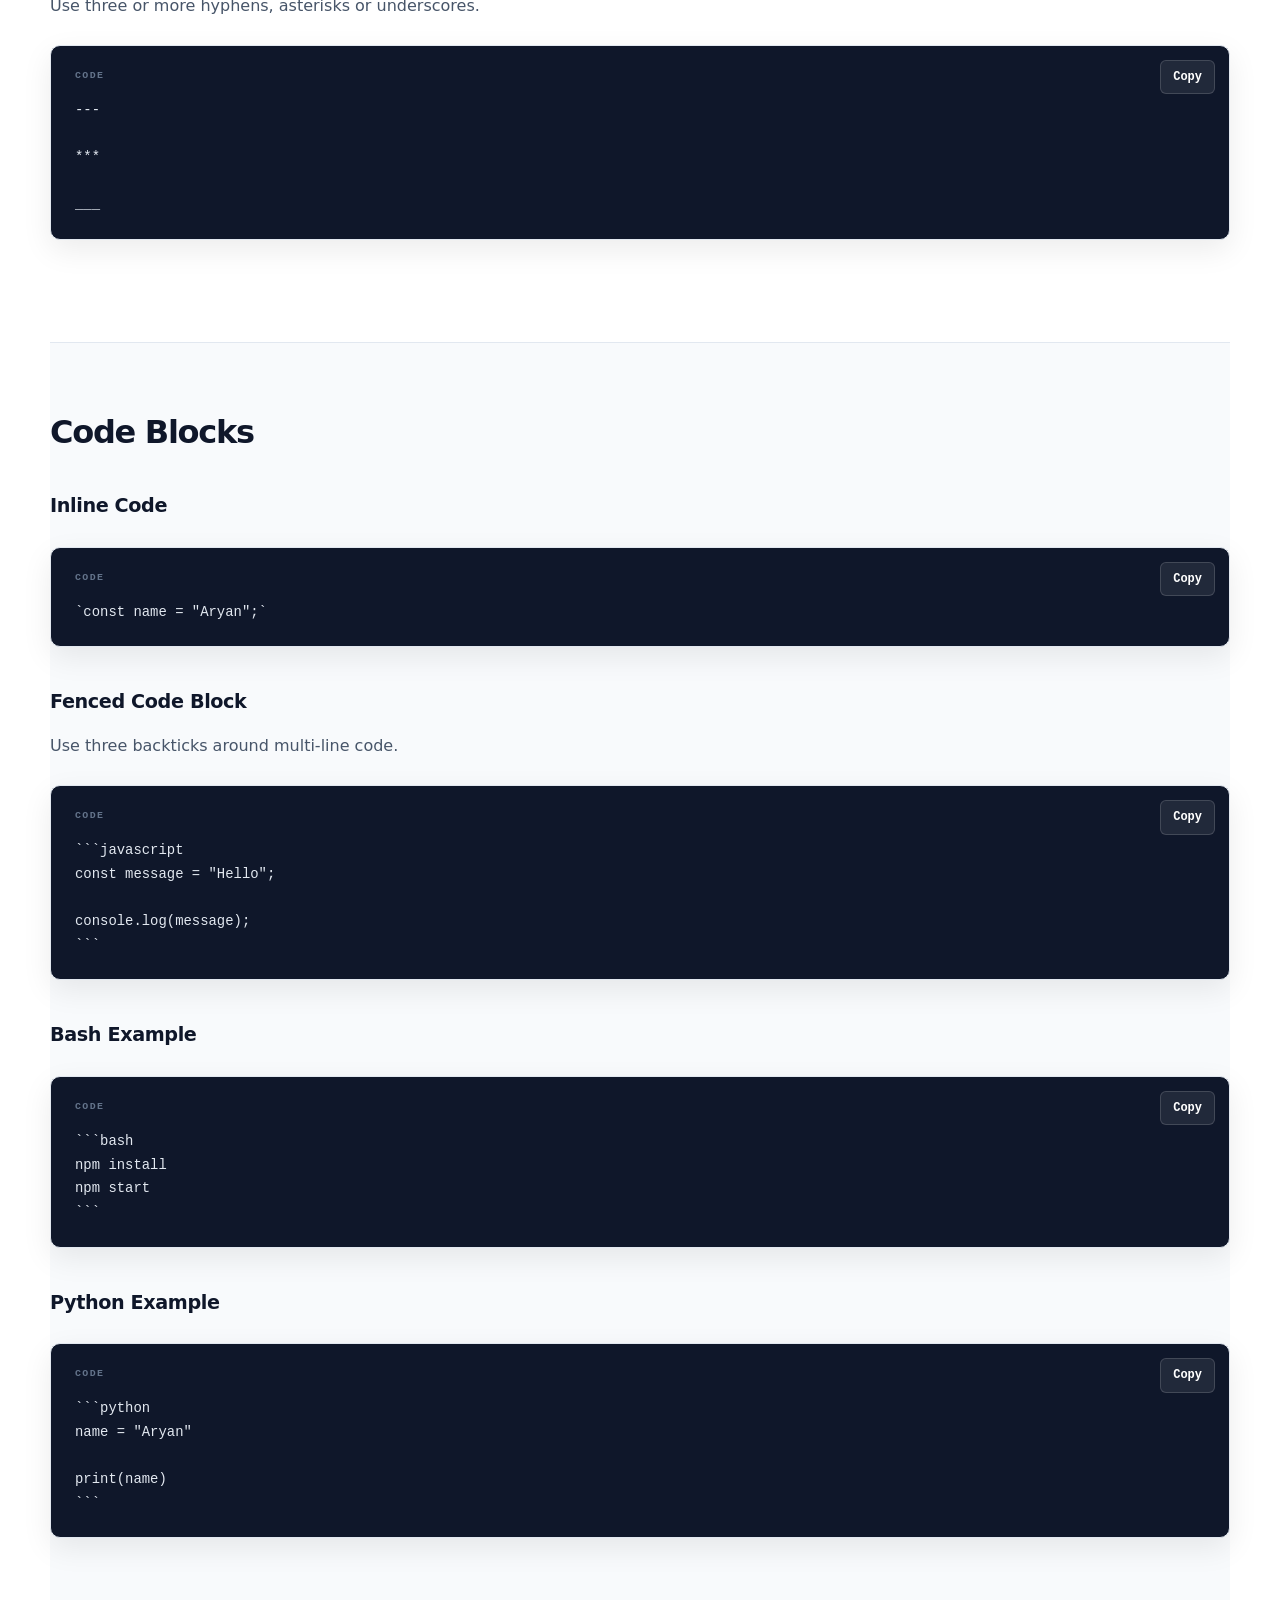
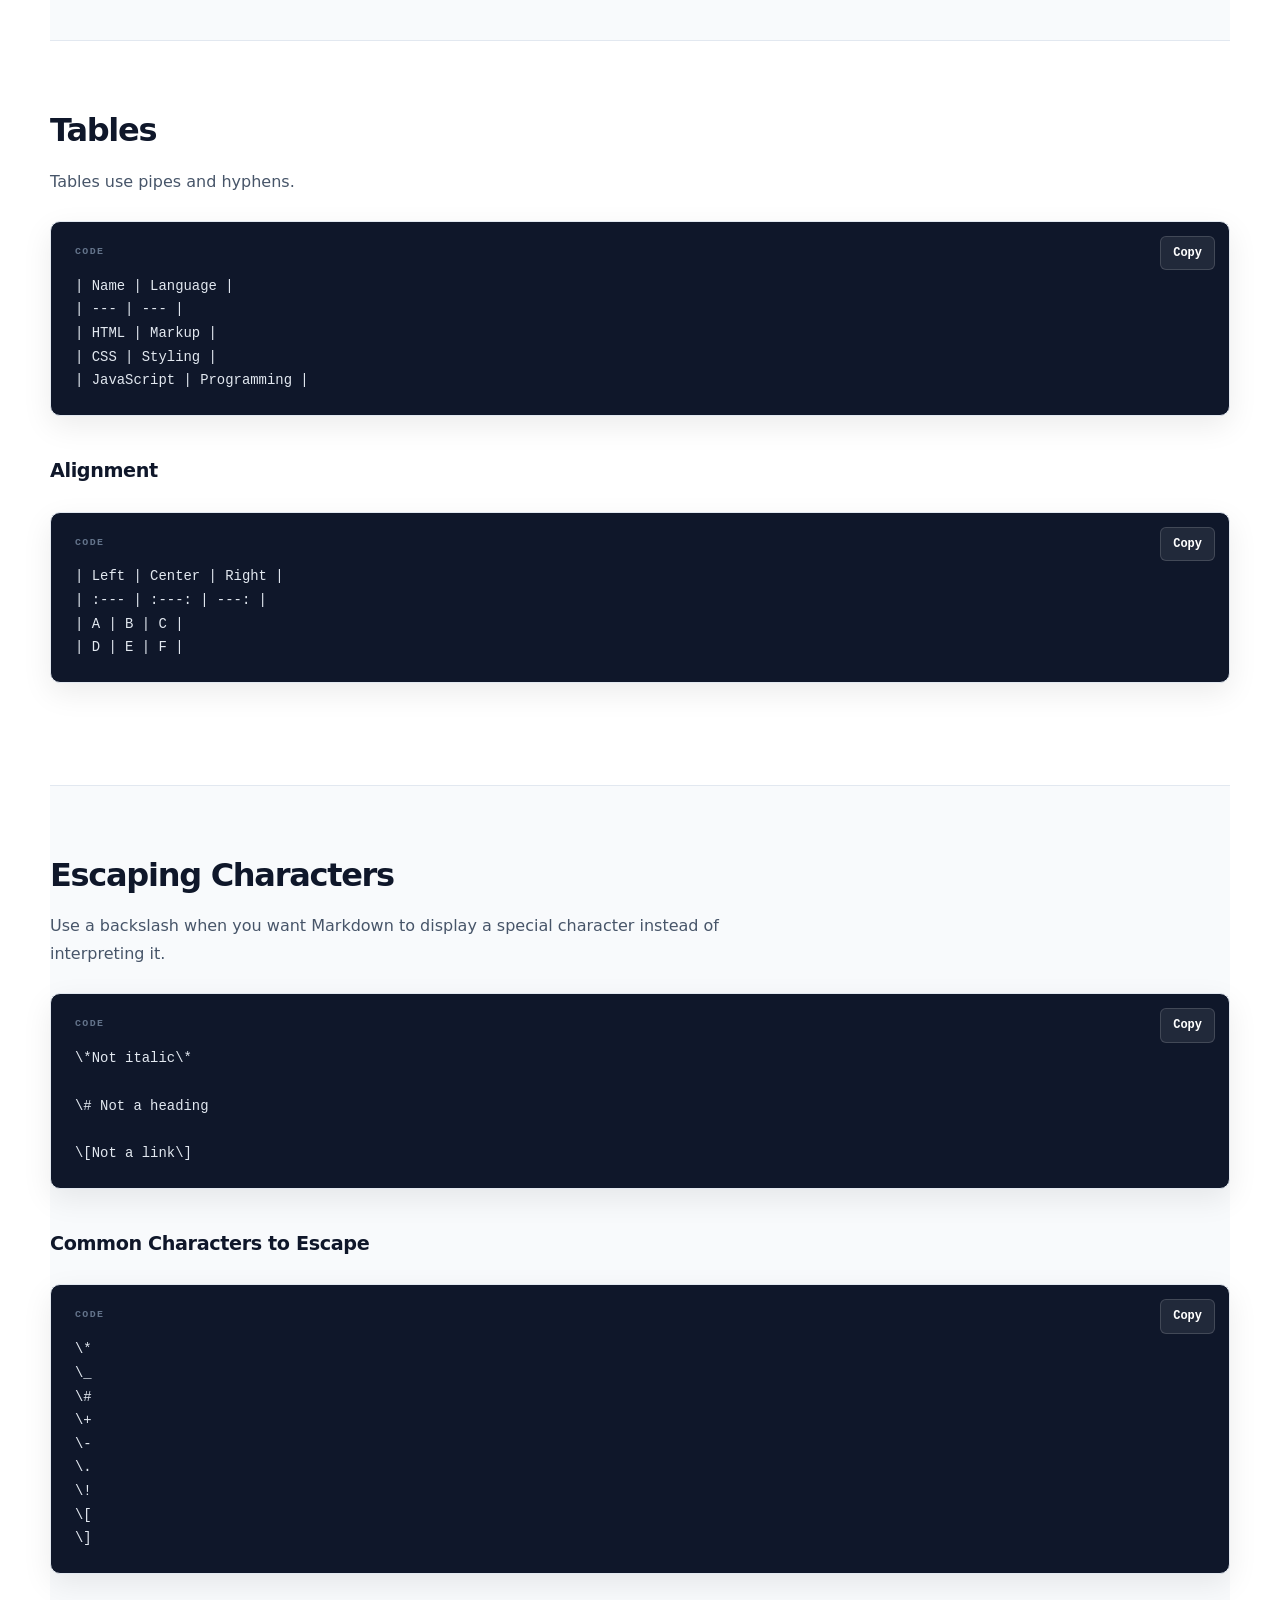
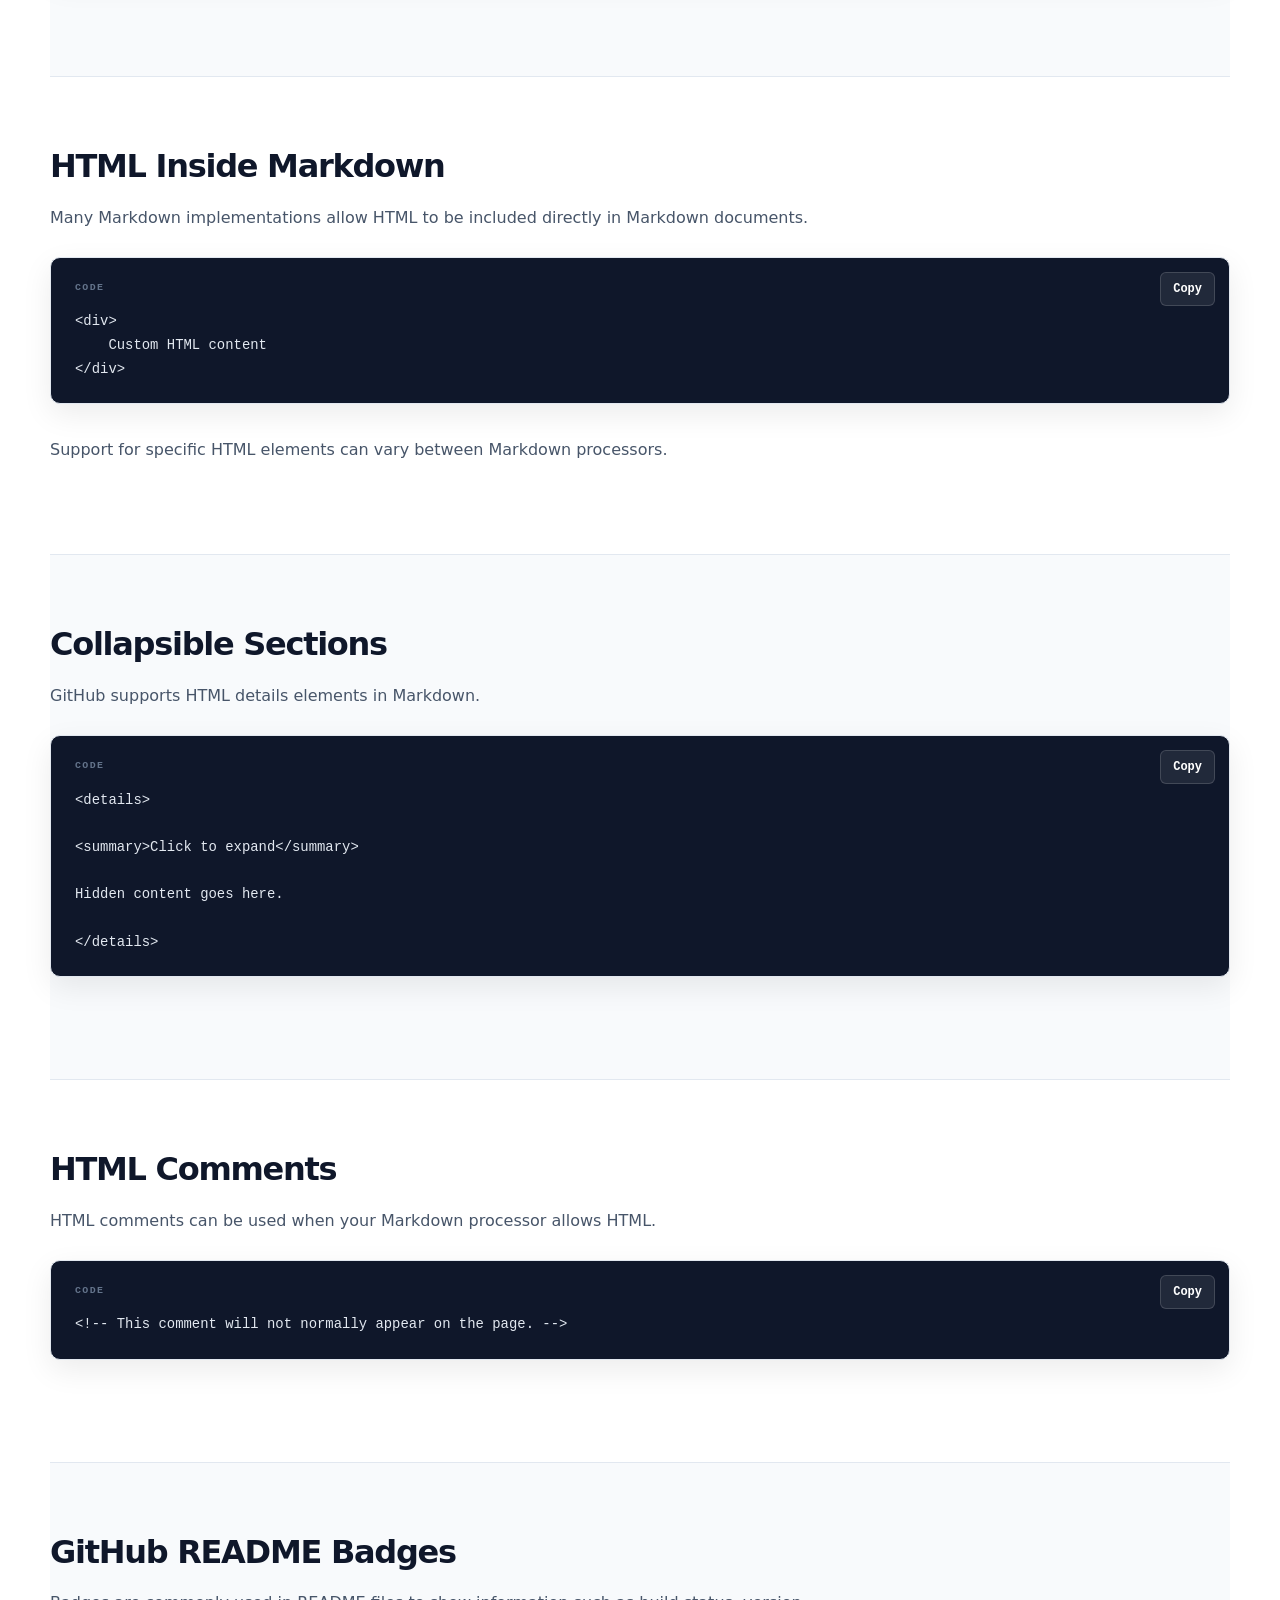
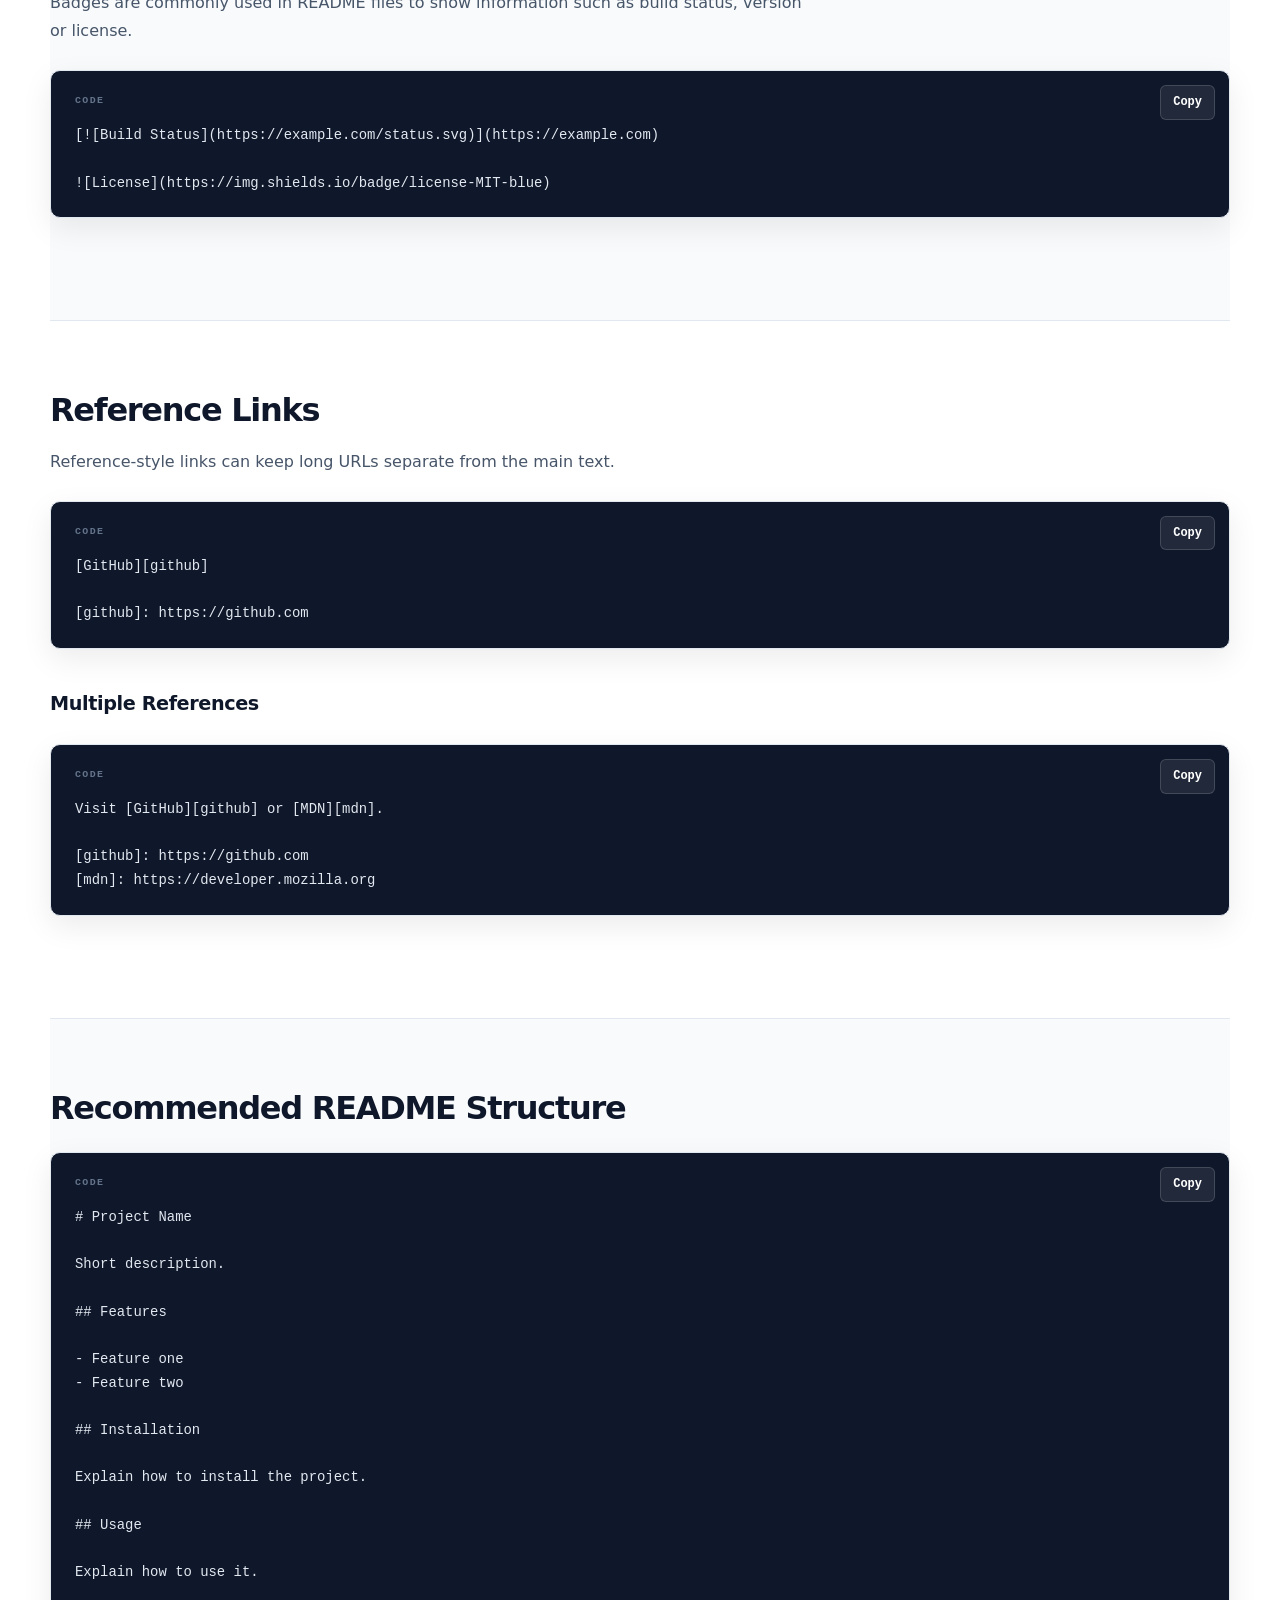
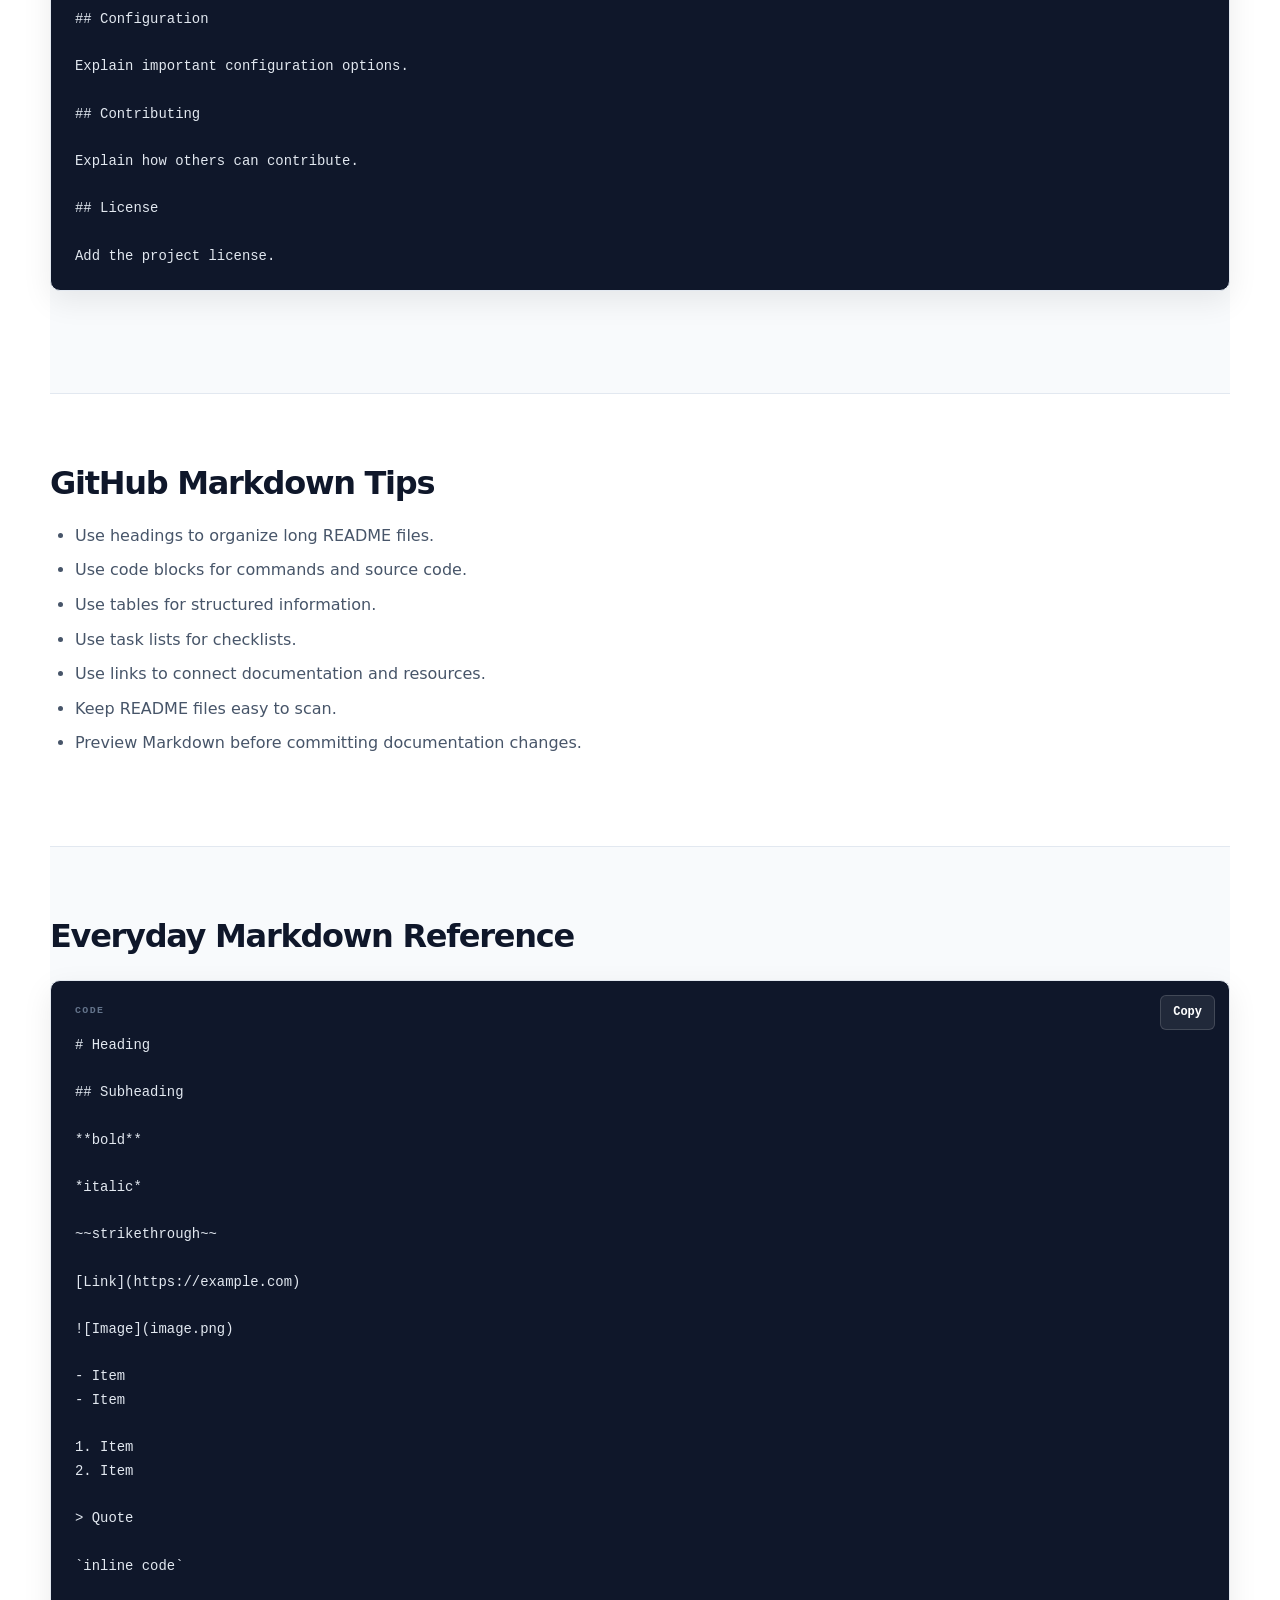
<file: cheatsheets/markdown.html>
<!DOCTYPE html>
<html lang="en">

<head>
    <meta charset="UTF-8">

    <meta
        name="viewport"
        content="width=device-width, initial-scale=1.0"
    >

    <meta
        name="description"
        content="Markdown cheatsheet covering headings, text formatting, links, images, lists, tables, code, quotes and GitHub Markdown."
    >

    <title>Markdown Cheatsheet | Dev Cheatsheets</title>

    <link rel="stylesheet" href="../css/style.css">
</head>


<body>

    <!-- =====================================================
         HEADER
    ====================================================== -->

    <header class="site-header">

        <div class="container header-inner">

            <a href="../index.html" class="logo">
                Dev Cheatsheets
            </a>

            <nav class="main-nav" aria-label="Main navigation">

                <a href="../index.html">
                    Home
                </a>

                <a href="../index.html#web-development">
                    Web
                </a>

                <a href="../index.html#programming">
                    Programming
                </a>

                <a href="../index.html#databases">
                    Databases
                </a>

                <a href="../index.html#tools">
                    Tools
                </a>

            </nav>

            <button
                class="theme-toggle"
                id="themeToggle"
                type="button"
                aria-label="Toggle dark mode"
            >
                🌙
            </button>

        </div>

    </header>


    <!-- =====================================================
         MAIN
    ====================================================== -->

    <main>


        <!-- =================================================
             HERO
        ================================================== -->

        <section class="hero">

            <div class="container hero-text">

                <p class="eyebrow">
                    DEVELOPMENT TOOLS
                </p>

                <h1>
                    Markdown Cheatsheet
                </h1>

                <p class="hero-description">
                    A practical reference for writing README files,
                    documentation, notes and formatted content.
                </p>

            </div>

        </section>


        <!-- =================================================
             QUICK REFERENCE
        ================================================== -->

        <section class="container cheatsheet-section">

            <h2>
                Quick Reference
            </h2>

            <div class="table-wrapper">

                <table>

                    <thead>

                        <tr>
                            <th>Markdown</th>
                            <th>Result</th>
                        </tr>

                    </thead>

                    <tbody>

                        <tr>
                            <td><code># Heading</code></td>
                            <td>Heading 1</td>
                        </tr>

                        <tr>
                            <td><code>**bold**</code></td>
                            <td><strong>Bold text</strong></td>
                        </tr>

                        <tr>
                            <td><code>*italic*</code></td>
                            <td><em>Italic text</em></td>
                        </tr>

                        <tr>
                            <td><code>[Link](URL)</code></td>
                            <td>Clickable link</td>
                        </tr>

                        <tr>
                            <td><code>![Alt](image.jpg)</code></td>
                            <td>Image</td>
                        </tr>

                        <tr>
                            <td><code>- Item</code></td>
                            <td>Unordered list</td>
                        </tr>

                        <tr>
                            <td><code>1. Item</code></td>
                            <td>Ordered list</td>
                        </tr>

                        <tr>
                            <td><code>`code`</code></td>
                            <td>Inline code</td>
                        </tr>

                        <tr>
                            <td><code>&gt; Quote</code></td>
                            <td>Blockquote</td>
                        </tr>

                        <tr>
                            <td><code>---</code></td>
                            <td>Horizontal rule</td>
                        </tr>

                    </tbody>

                </table>

            </div>

        </section>


        <!-- =================================================
             HEADINGS
        ================================================== -->

        <section class="container cheatsheet-section">

            <h2>
                Headings
            </h2>

            <p>
                Use the <code>#</code> symbol to create headings.
                More <code>#</code> symbols create smaller headings.
            </p>

            <pre><code># Heading 1

## Heading 2

### Heading 3

#### Heading 4

##### Heading 5

###### Heading 6</code></pre>

        </section>


        <!-- =================================================
             PARAGRAPHS
        ================================================== -->

        <section class="container cheatsheet-section">

            <h2>
                Paragraphs &amp; Line Breaks
            </h2>

            <h3>
                Paragraph
            </h3>

            <pre><code>This is a paragraph.

This is another paragraph.</code></pre>

            <h3>
                Line Break
            </h3>

            <p>
                Two spaces at the end of a line can create a
                line break in many Markdown implementations.
            </p>

            <pre><code>First line  
Second line</code></pre>

        </section>


        <!-- =================================================
             TEXT FORMATTING
        ================================================== -->

        <section class="container cheatsheet-section">

            <h2>
                Text Formatting
            </h2>

            <h3>
                Bold
            </h3>

            <pre><code>**Bold text**</code></pre>

            <h3>
                Italic
            </h3>

            <pre><code>*Italic text*</code></pre>

            <h3>
                Bold and Italic
            </h3>

            <pre><code>***Bold and italic text***</code></pre>

            <h3>
                Strikethrough
            </h3>

            <pre><code>~~Deleted text~~</code></pre>

            <h3>
                Inline Code
            </h3>

            <pre><code>`console.log("Hello")`</code></pre>

        </section>


        <!-- =================================================
             LINKS
        ================================================== -->

        <section class="container cheatsheet-section">

            <h2>
                Links
            </h2>

            <h3>
                Basic Link
            </h3>

            <pre><code>[Visit GitHub](https://github.com)</code></pre>

            <h3>
                Link With Title
            </h3>

            <pre><code>[GitHub](https://github.com "GitHub Website")</code></pre>

            <h3>
                Email Link
            </h3>

            <pre><code>&lt;hello@example.com&gt;</code></pre>

        </section>


        <!-- =================================================
             IMAGES
        ================================================== -->

        <section class="container cheatsheet-section">

            <h2>
                Images
            </h2>

            <h3>
                Basic Image
            </h3>

            <pre><code>![Alt text](image.jpg)</code></pre>

            <h3>
                Image With Title
            </h3>

            <pre><code>![Logo](logo.png "Project Logo")</code></pre>

            <h3>
                Image From a URL
            </h3>

            <pre><code>![Example](https://example.com/image.png)</code></pre>

        </section>


        <!-- =================================================
             LISTS
        ================================================== -->

        <section class="container cheatsheet-section">

            <h2>
                Lists
            </h2>

            <h3>
                Unordered List
            </h3>

            <pre><code>- HTML
- CSS
- JavaScript</code></pre>

            <h3>
                Alternative Unordered List
            </h3>

            <pre><code>* HTML
* CSS
* JavaScript</code></pre>

            <h3>
                Ordered List
            </h3>

            <pre><code>1. Install dependencies
2. Write code
3. Test the application</code></pre>

            <h3>
                Nested List
            </h3>

            <pre><code>- Frontend
  - HTML
  - CSS
  - JavaScript

- Backend
  - Python
  - Node.js</code></pre>

        </section>


        <!-- =================================================
             CHECKLIST
        ================================================== -->

        <section class="container cheatsheet-section">

            <h2>
                Task Lists
            </h2>

            <p>
                GitHub Markdown supports checkboxes for task lists.
            </p>

            <pre><code>- [ ] Todo
- [x] Completed task
- [ ] Another task</code></pre>

        </section>


        <!-- =================================================
             BLOCKQUOTES
        ================================================== -->

        <section class="container cheatsheet-section">

            <h2>
                Blockquotes
            </h2>

            <h3>
                Basic Quote
            </h3>

            <pre><code>&gt; This is a quote.</code></pre>

            <h3>
                Nested Quote
            </h3>

            <pre><code>&gt; Main quote
&gt;
&gt; &gt; Nested quote</code></pre>

        </section>


        <!-- =================================================
             HORIZONTAL RULE
        ================================================== -->

        <section class="container cheatsheet-section">

            <h2>
                Horizontal Rules
            </h2>

            <p>
                Use three or more hyphens, asterisks or underscores.
            </p>

            <pre><code>---

***

___</code></pre>

        </section>


        <!-- =================================================
             CODE
        ================================================== -->

        <section class="container cheatsheet-section">

            <h2>
                Code Blocks
            </h2>

            <h3>
                Inline Code
            </h3>

            <pre><code>`const name = "Aryan";`</code></pre>

            <h3>
                Fenced Code Block
            </h3>

            <p>
                Use three backticks around multi-line code.
            </p>

            <pre><code>```javascript
const message = "Hello";

console.log(message);
```</code></pre>

            <h3>
                Bash Example
            </h3>

            <pre><code>```bash
npm install
npm start
```</code></pre>

            <h3>
                Python Example
            </h3>

            <pre><code>```python
name = "Aryan"

print(name)
```</code></pre>

        </section>


        <!-- =================================================
             TABLES
        ================================================== -->

        <section class="container cheatsheet-section">

            <h2>
                Tables
            </h2>

            <p>
                Tables use pipes and hyphens.
            </p>

            <pre><code>| Name | Language |
| --- | --- |
| HTML | Markup |
| CSS | Styling |
| JavaScript | Programming |</code></pre>

            <h3>
                Alignment
            </h3>

            <pre><code>| Left | Center | Right |
| :--- | :---: | ---: |
| A | B | C |
| D | E | F |</code></pre>

        </section>


        <!-- =================================================
             ESCAPING
        ================================================== -->

        <section class="container cheatsheet-section">

            <h2>
                Escaping Characters
            </h2>

            <p>
                Use a backslash when you want Markdown to display
                a special character instead of interpreting it.
            </p>

            <pre><code>\*Not italic\*

\# Not a heading

\[Not a link\]</code></pre>

            <h3>
                Common Characters to Escape
            </h3>

            <pre><code>\*
\_
\#
\+
\-
\.
\!
\[
\]</code></pre>

        </section>


        <!-- =================================================
             HTML
        ================================================== -->

        <section class="container cheatsheet-section">

            <h2>
                HTML Inside Markdown
            </h2>

            <p>
                Many Markdown implementations allow HTML to be
                included directly in Markdown documents.
            </p>

            <pre><code>&lt;div&gt;
    Custom HTML content
&lt;/div&gt;</code></pre>

            <p>
                Support for specific HTML elements can vary between
                Markdown processors.
            </p>

        </section>


        <!-- =================================================
             DETAILS
        ================================================== -->

        <section class="container cheatsheet-section">

            <h2>
                Collapsible Sections
            </h2>

            <p>
                GitHub supports HTML details elements in Markdown.
            </p>

            <pre><code>&lt;details&gt;

&lt;summary&gt;Click to expand&lt;/summary&gt;

Hidden content goes here.

&lt;/details&gt;</code></pre>

        </section>


        <!-- =================================================
             COMMENTS
        ================================================== -->

        <section class="container cheatsheet-section">

            <h2>
                HTML Comments
            </h2>

            <p>
                HTML comments can be used when your Markdown
                processor allows HTML.
            </p>

            <pre><code>&lt;!-- This comment will not normally appear on the page. --&gt;</code></pre>

        </section>


        <!-- =================================================
             BADGES
        ================================================== -->

        <section class="container cheatsheet-section">

            <h2>
                GitHub README Badges
            </h2>

            <p>
                Badges are commonly used in README files to show
                information such as build status, version or license.
            </p>

            <pre><code>[![Build Status](https://example.com/status.svg)](https://example.com)

![License](https://img.shields.io/badge/license-MIT-blue)</code></pre>

        </section>


        <!-- =================================================
             LINKS WITH REFERENCES
        ================================================== -->

        <section class="container cheatsheet-section">

            <h2>
                Reference Links
            </h2>

            <p>
                Reference-style links can keep long URLs separate
                from the main text.
            </p>

            <pre><code>[GitHub][github]

[github]: https://github.com</code></pre>

            <h3>
                Multiple References
            </h3>

            <pre><code>Visit [GitHub][github] or [MDN][mdn].

[github]: https://github.com
[mdn]: https://developer.mozilla.org</code></pre>

        </section>


        <!-- =================================================
             README STRUCTURE
        ================================================== -->

        <section class="container cheatsheet-section">

            <h2>
                Recommended README Structure
            </h2>

            <pre><code># Project Name

Short description.

## Features

- Feature one
- Feature two

## Installation

Explain how to install the project.

## Usage

Explain how to use it.

## Configuration

Explain important configuration options.

## Contributing

Explain how others can contribute.

## License

Add the project license.</code></pre>

        </section>


        <!-- =================================================
             GITHUB MARKDOWN
        ================================================== -->

        <section class="container cheatsheet-section">

            <h2>
                GitHub Markdown Tips
            </h2>

            <ul>

                <li>
                    Use headings to organize long README files.
                </li>

                <li>
                    Use code blocks for commands and source code.
                </li>

                <li>
                    Use tables for structured information.
                </li>

                <li>
                    Use task lists for checklists.
                </li>

                <li>
                    Use links to connect documentation and resources.
                </li>

                <li>
                    Keep README files easy to scan.
                </li>

                <li>
                    Preview Markdown before committing documentation changes.
                </li>

            </ul>

        </section>


        <!-- =================================================
             EVERYDAY REFERENCE
        ================================================== -->

                <section class="container cheatsheet-section">

            <h2>
                Everyday Markdown Reference
            </h2>

            <pre><code># Heading

## Subheading

**bold**

*italic*

~~strikethrough~~

[Link](https://example.com)

![Image](image.png)

- Item
- Item

1. Item
2. Item

> Quote

`inline code`

```text
code block
```</code></pre>

        </section>


        <!-- =================================================
             BACK LINK
        ================================================== -->

        <div class="docs-back">

            <a href="../index.html">
                ← Back to all cheatsheets
            </a>

        </div>

    </div>

</section>

</main>


<!-- =====================================================
     FOOTER
====================================================== -->

<footer class="site-footer">

    <div class="footer-container">

        <div>
            <strong>Dev Cheatsheets</strong>

            <p>
                A growing reference for developers.
            </p>
        </div>

        <div>
            <p>
                Built with HTML, CSS &amp; JavaScript.
            </p>
        </div>

    </div>

</footer>


<script src="../js/app.js"></script>

</body>
</html>
</file>
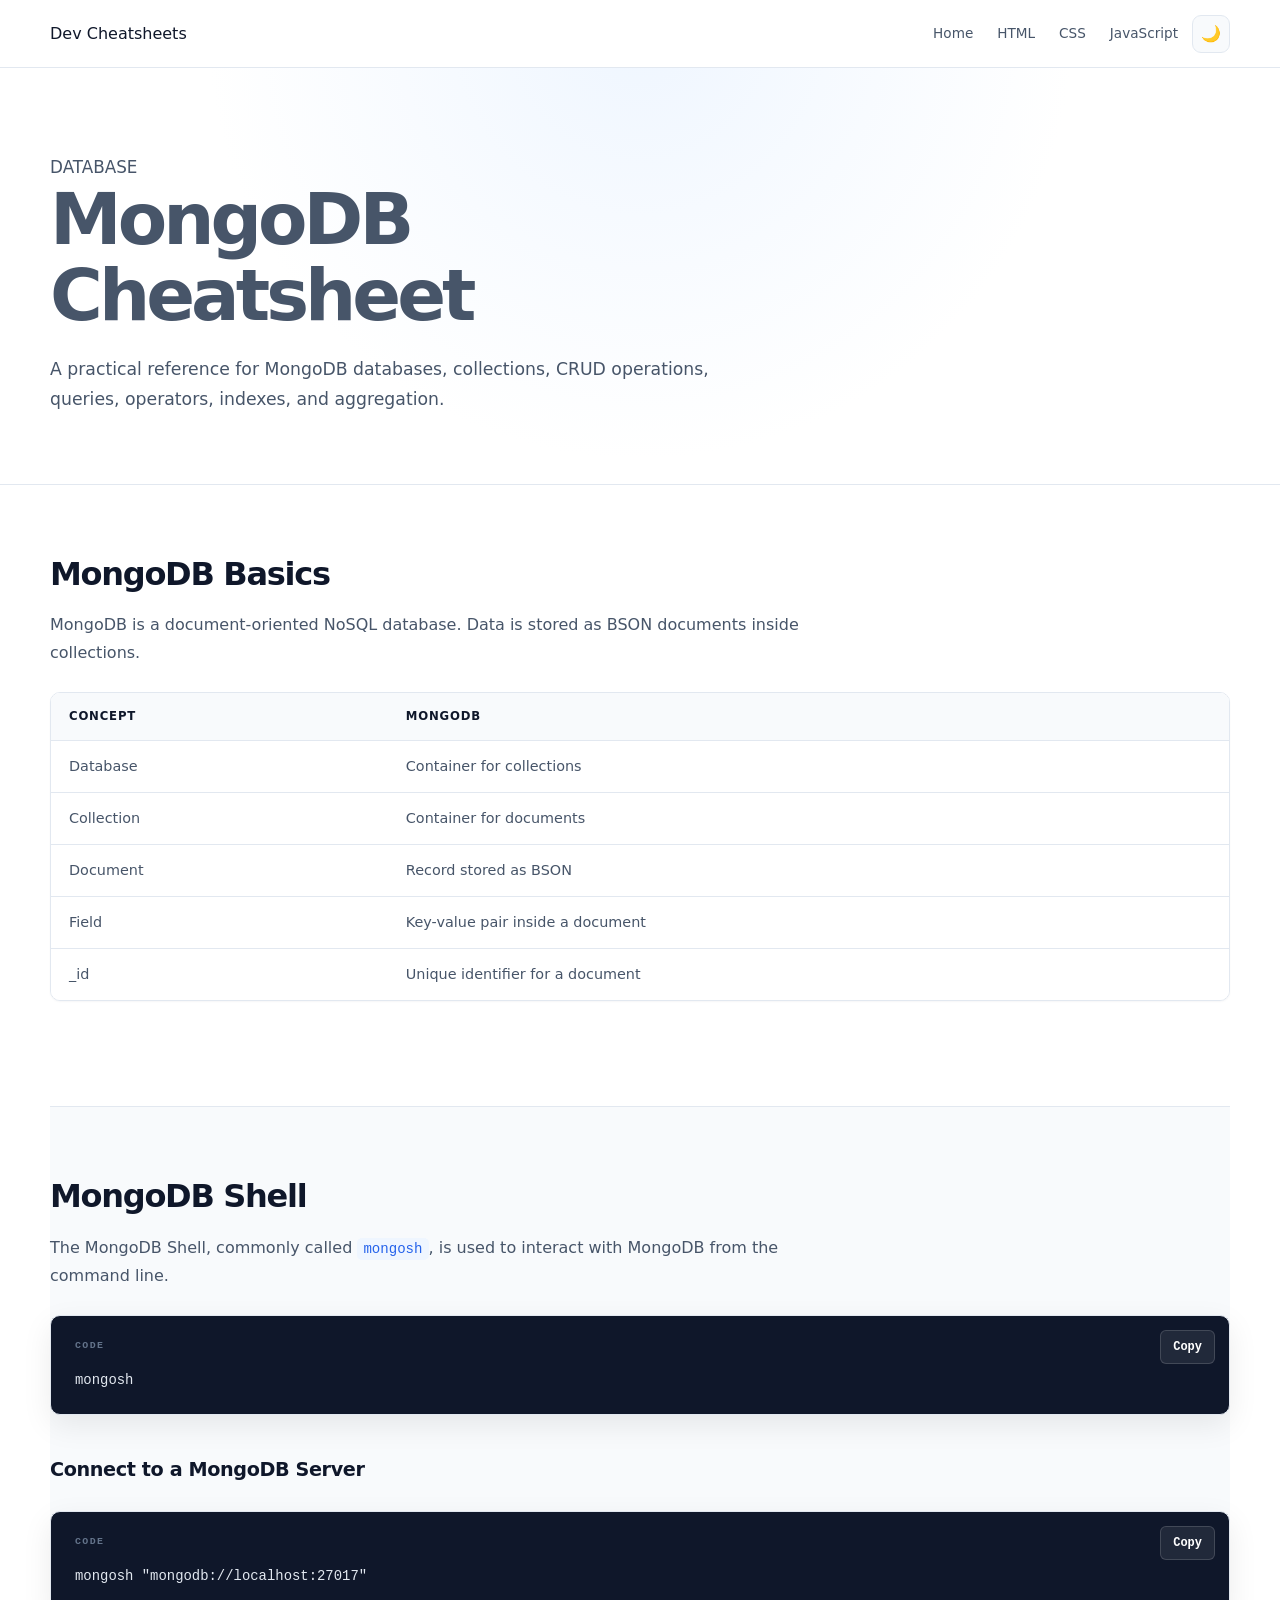
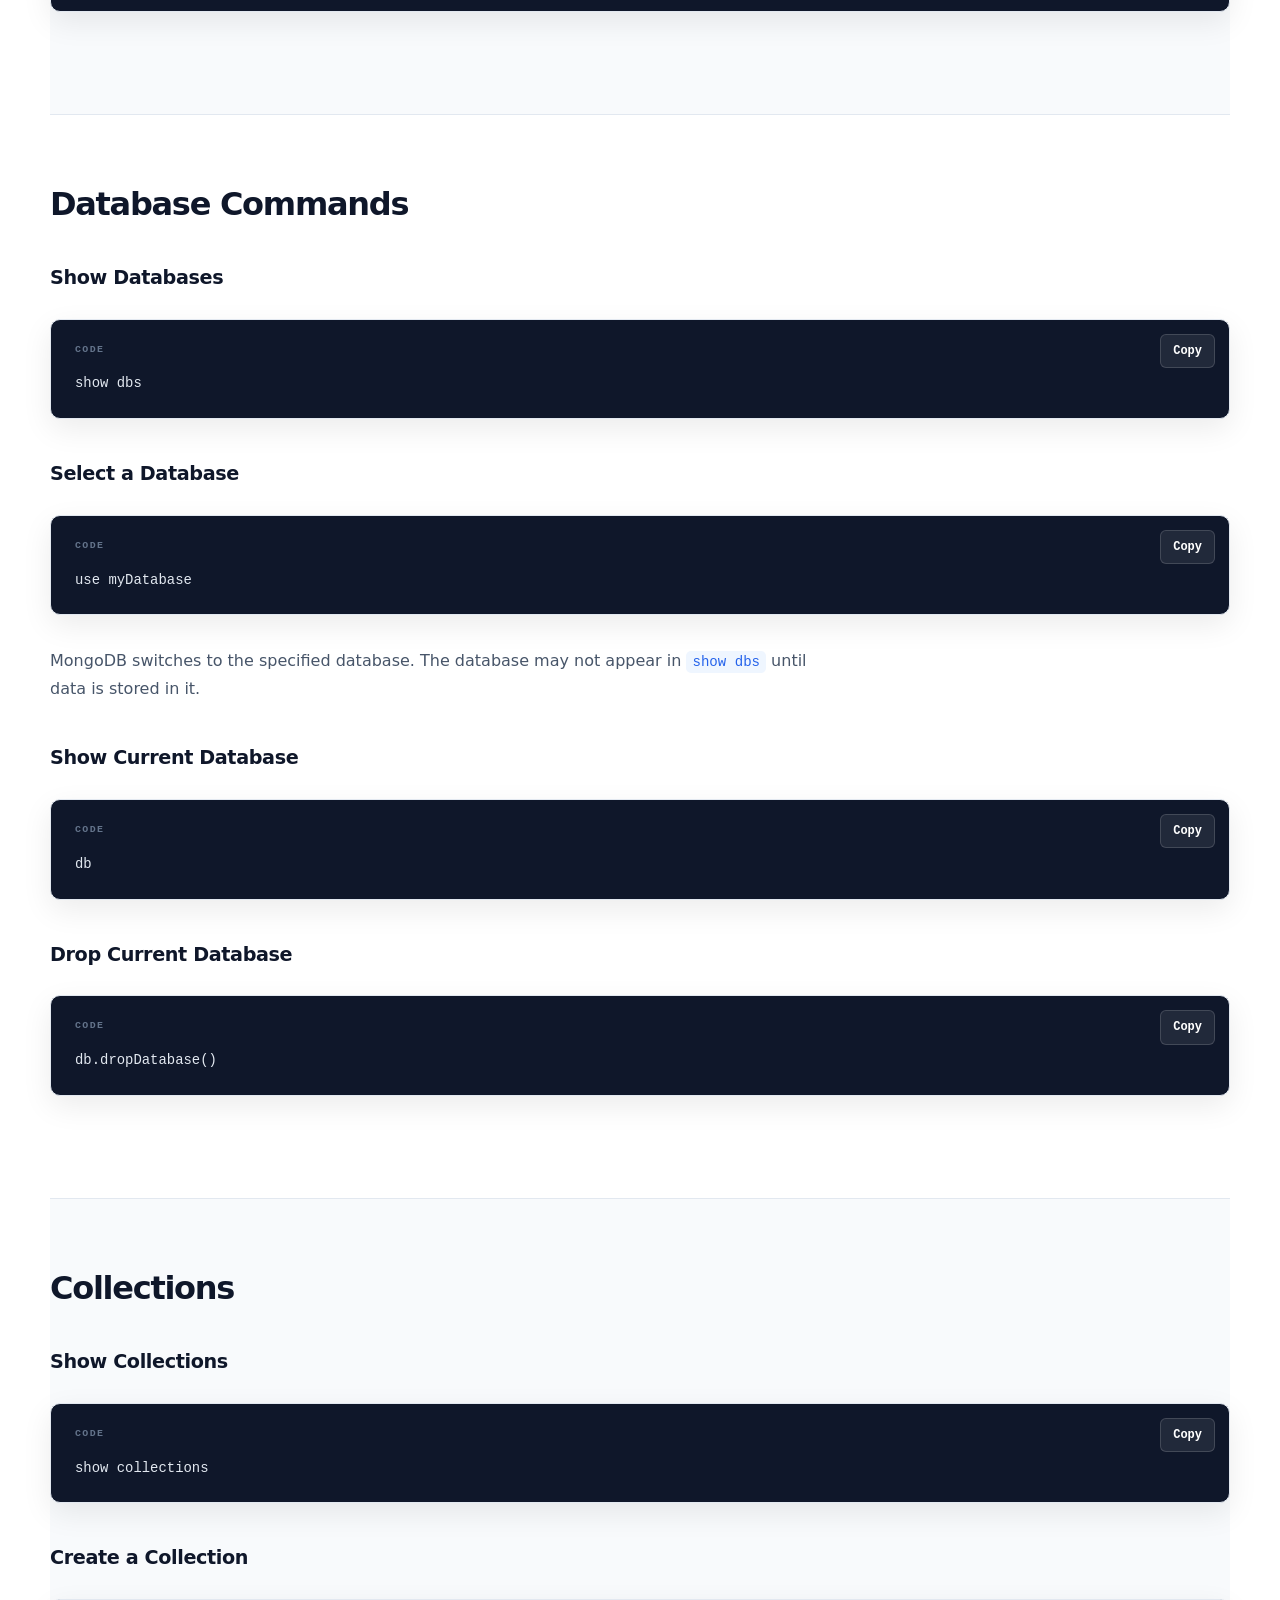
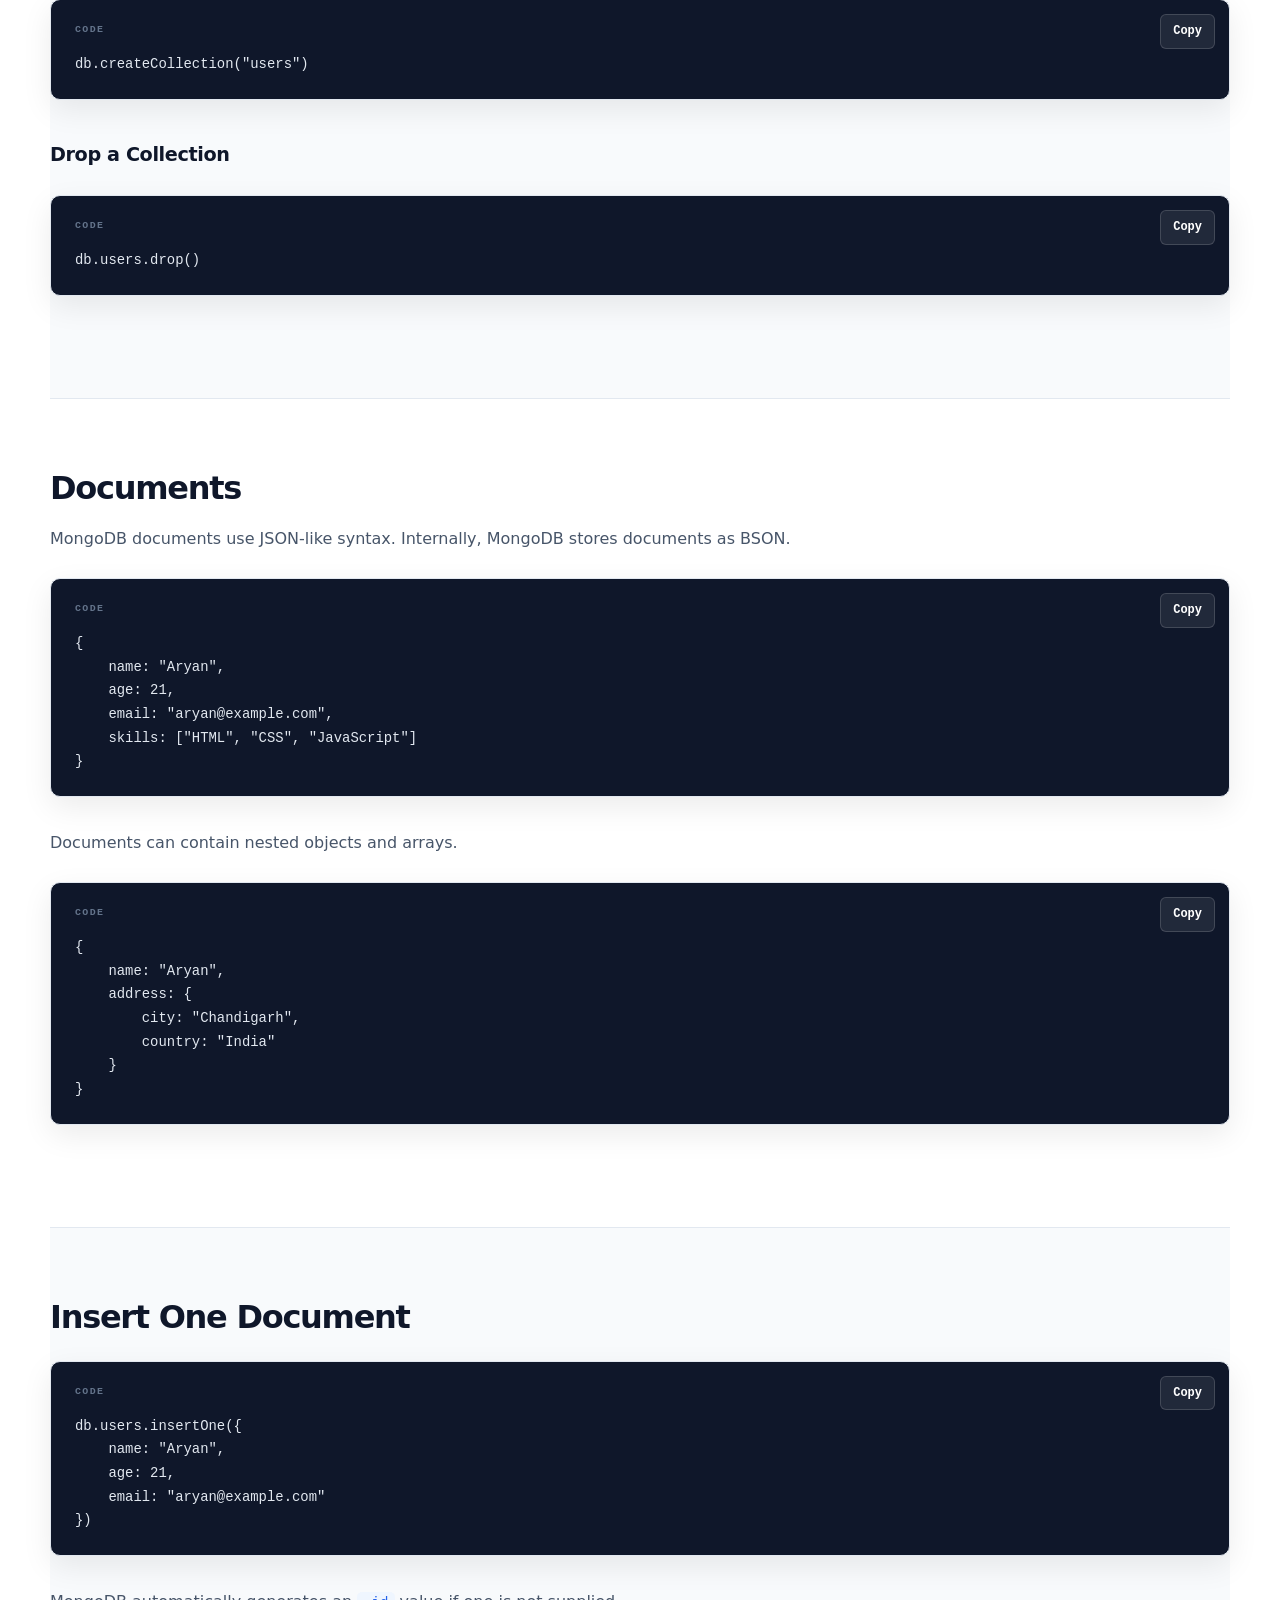
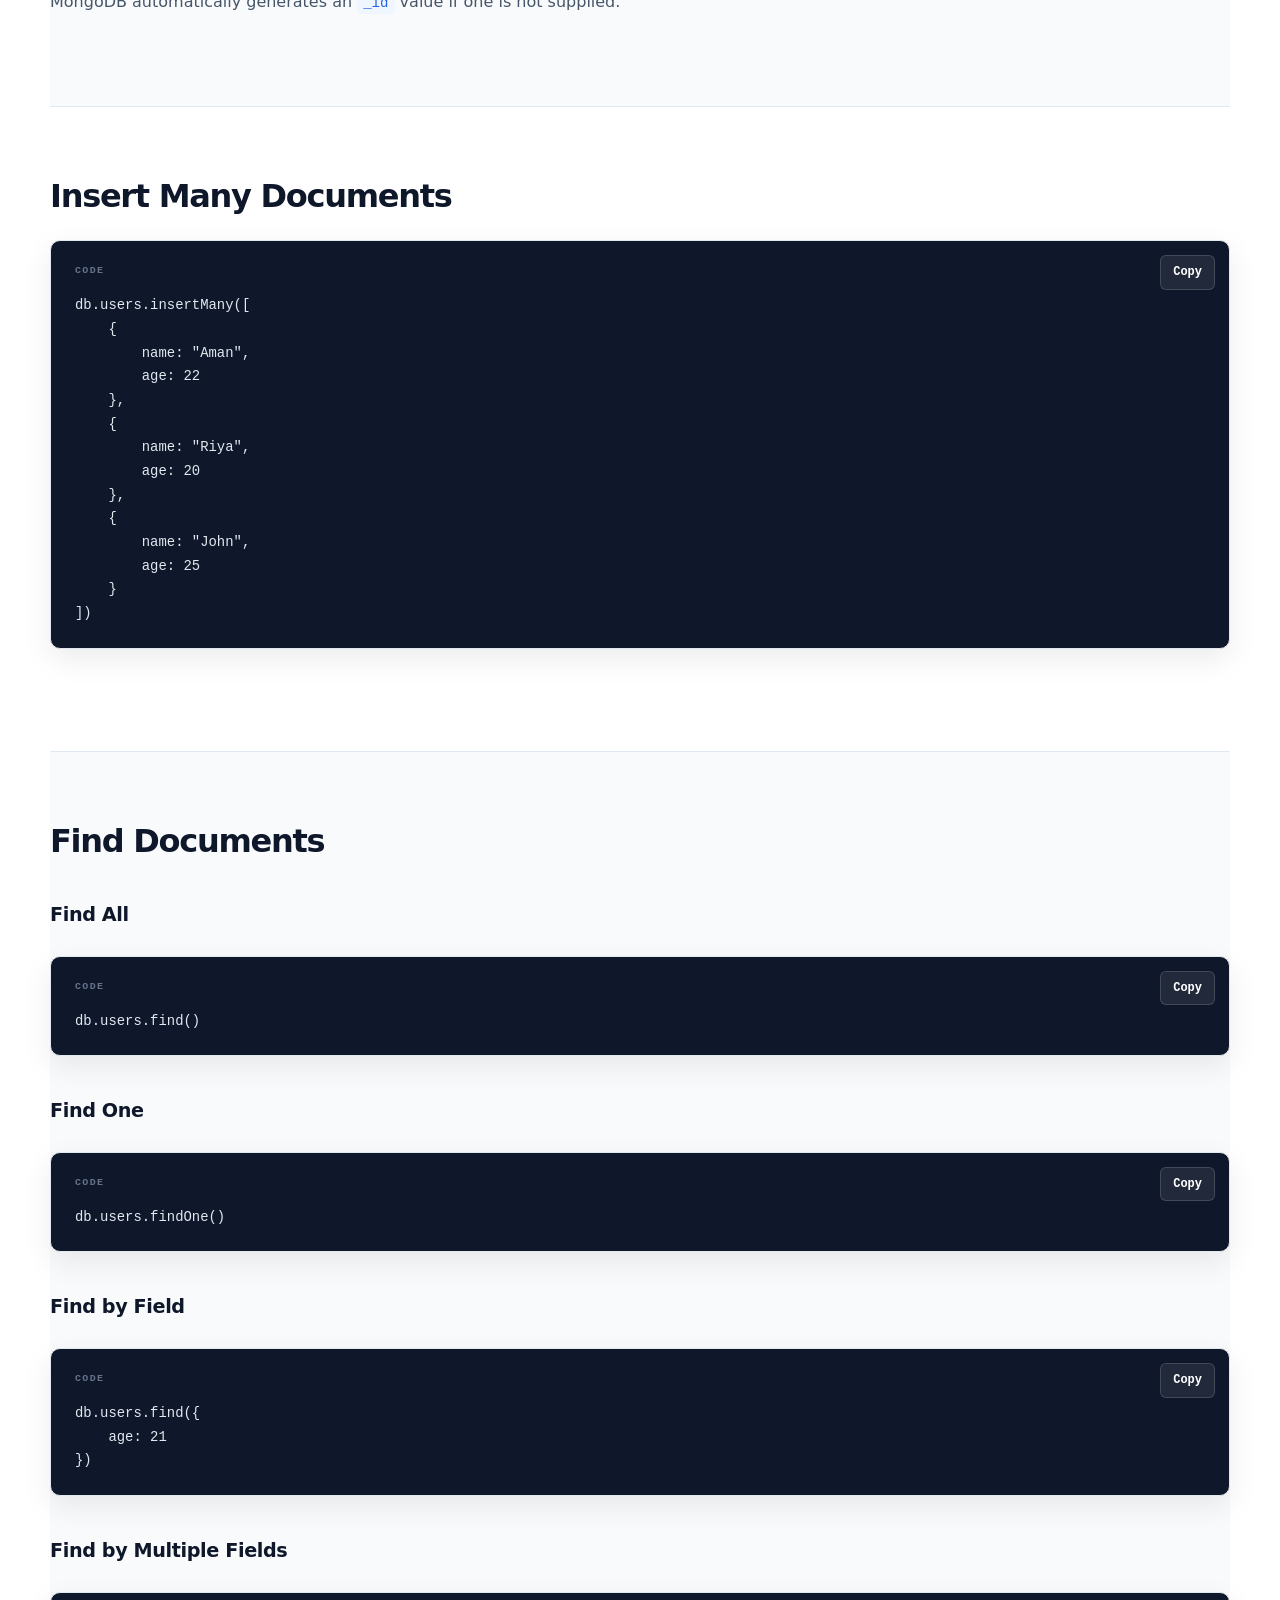
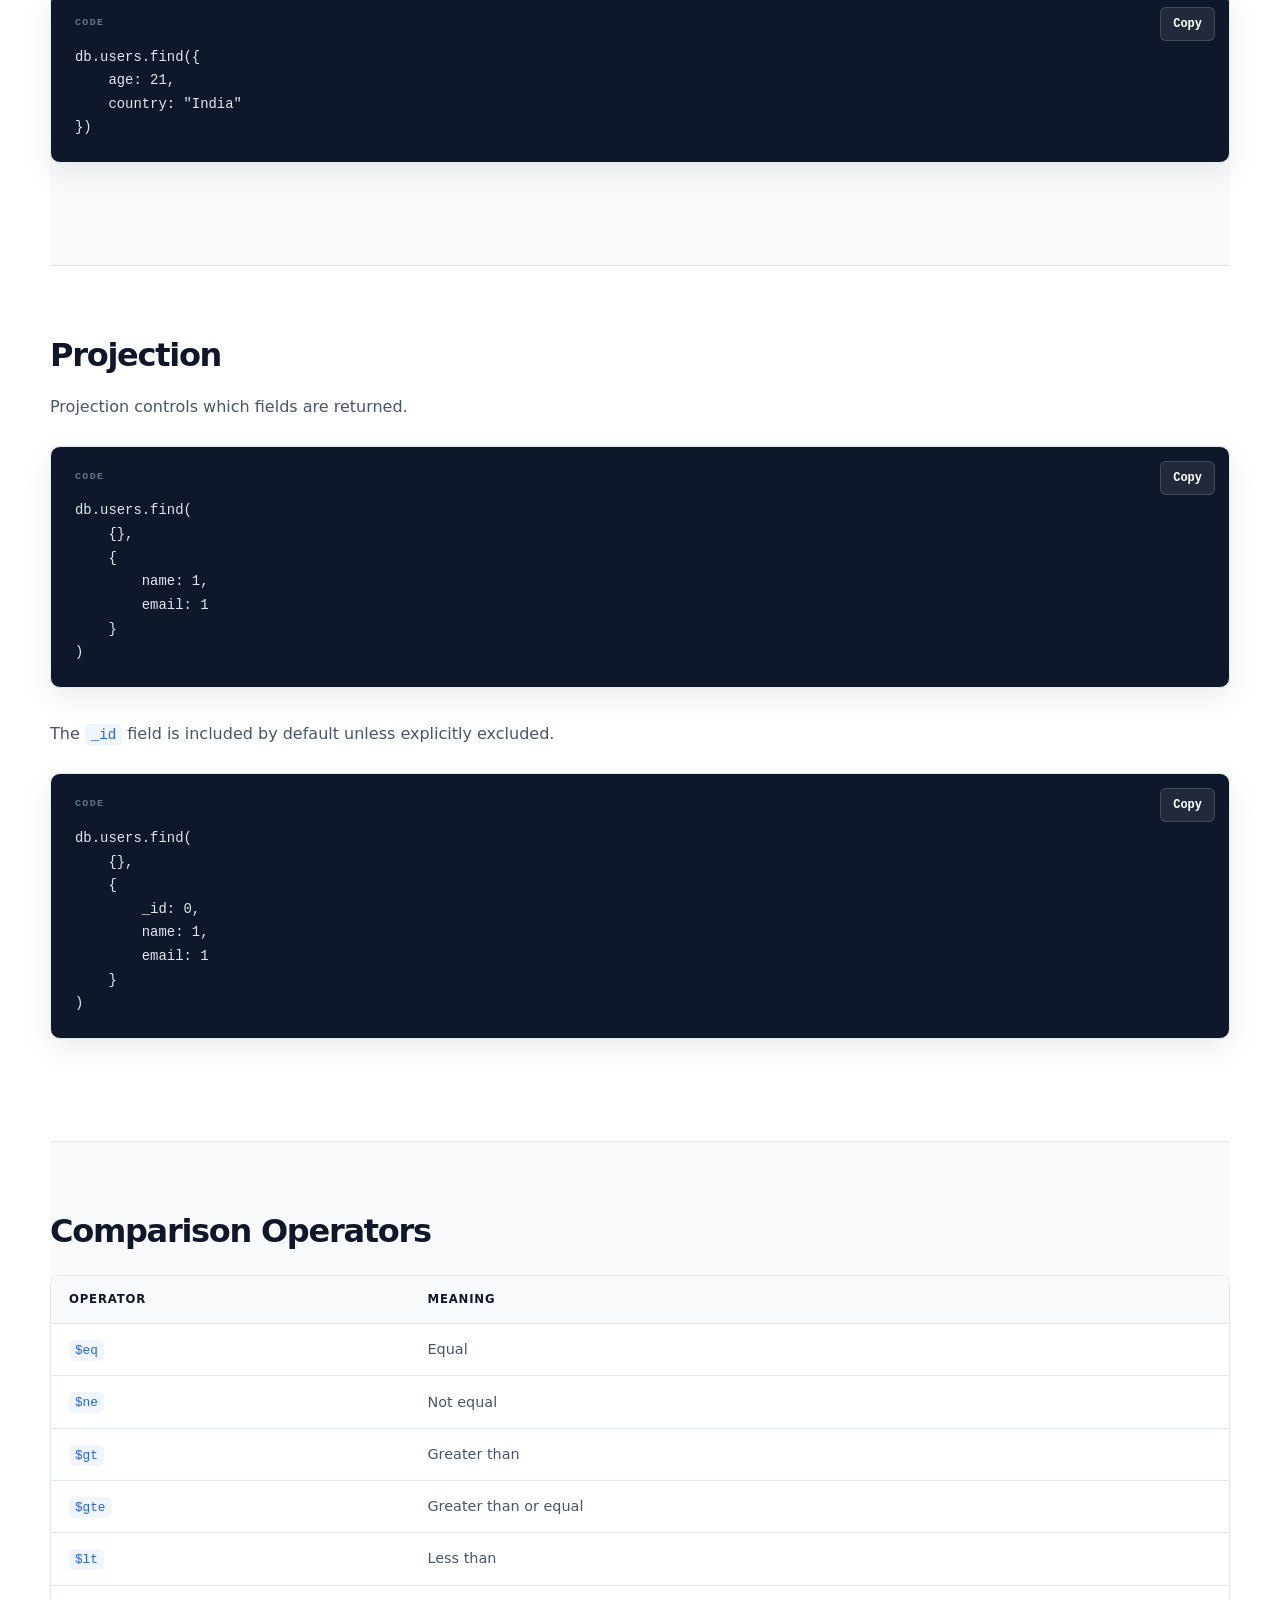
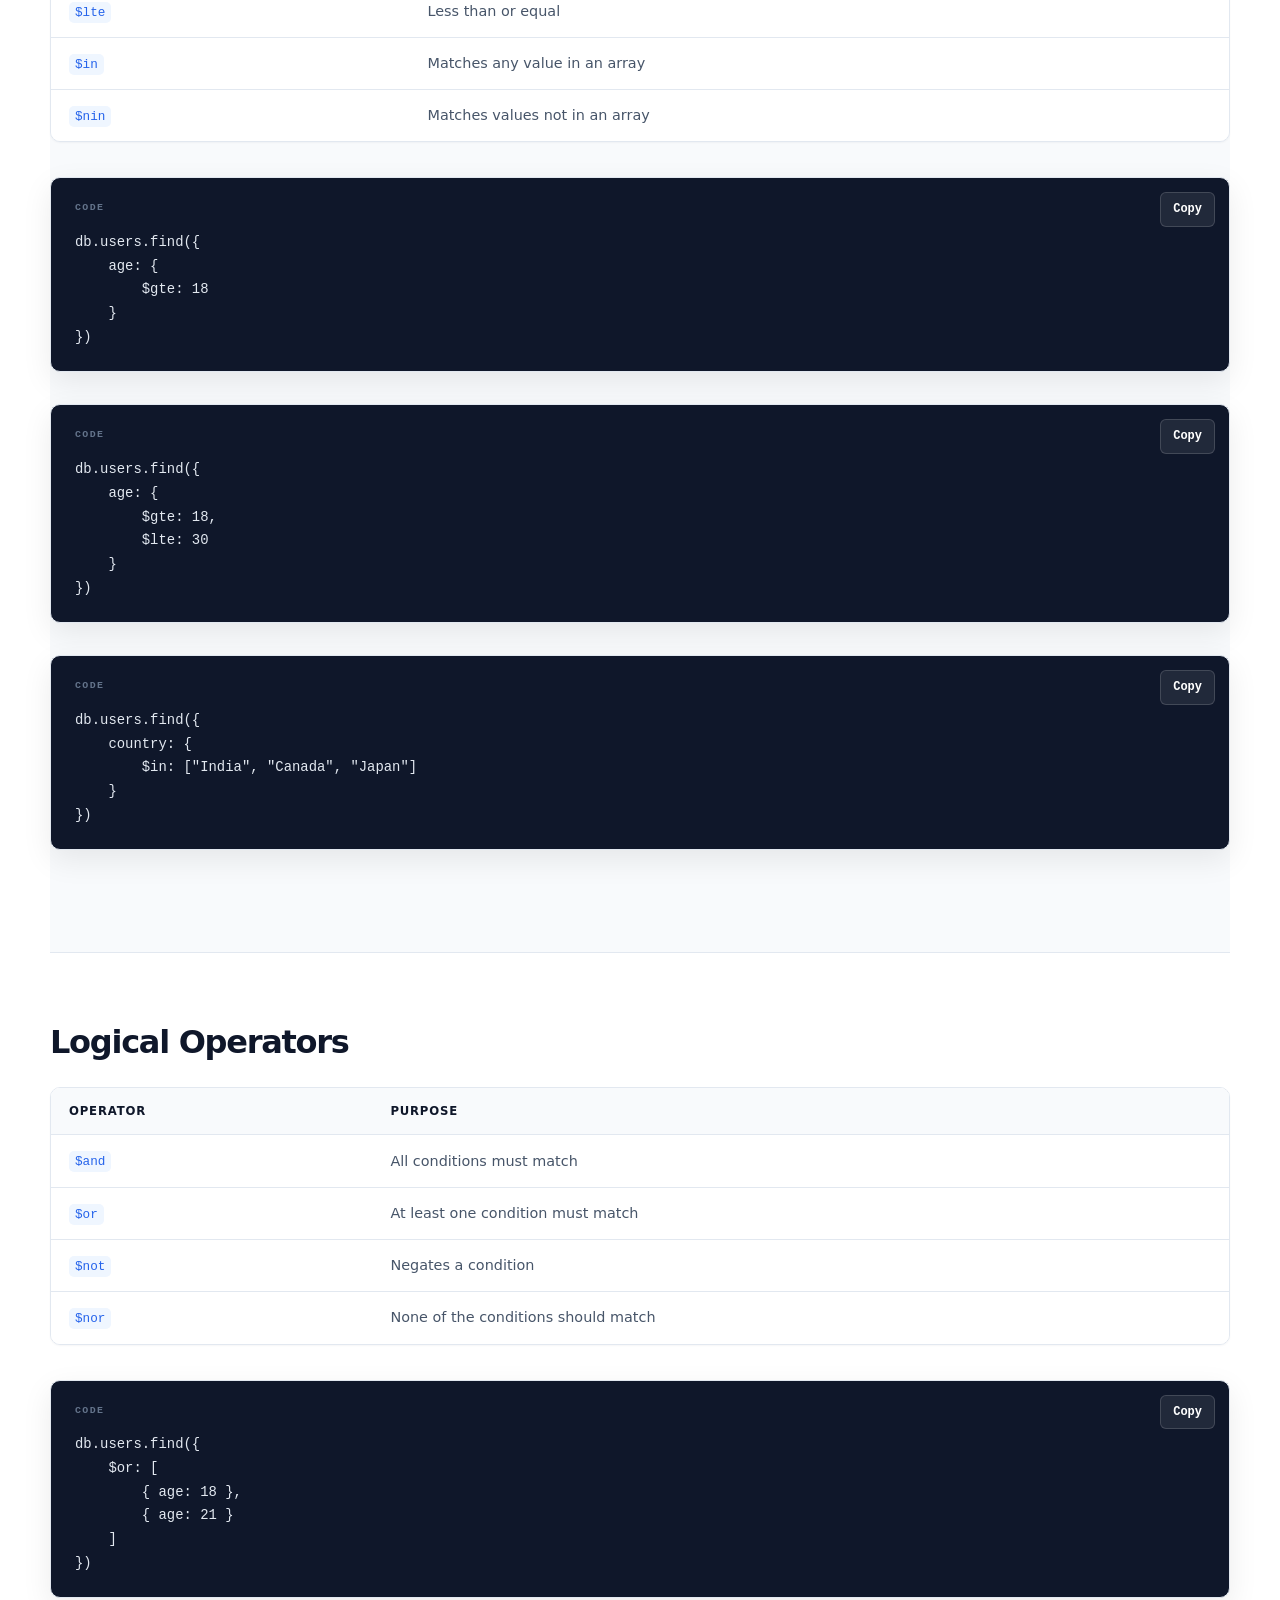
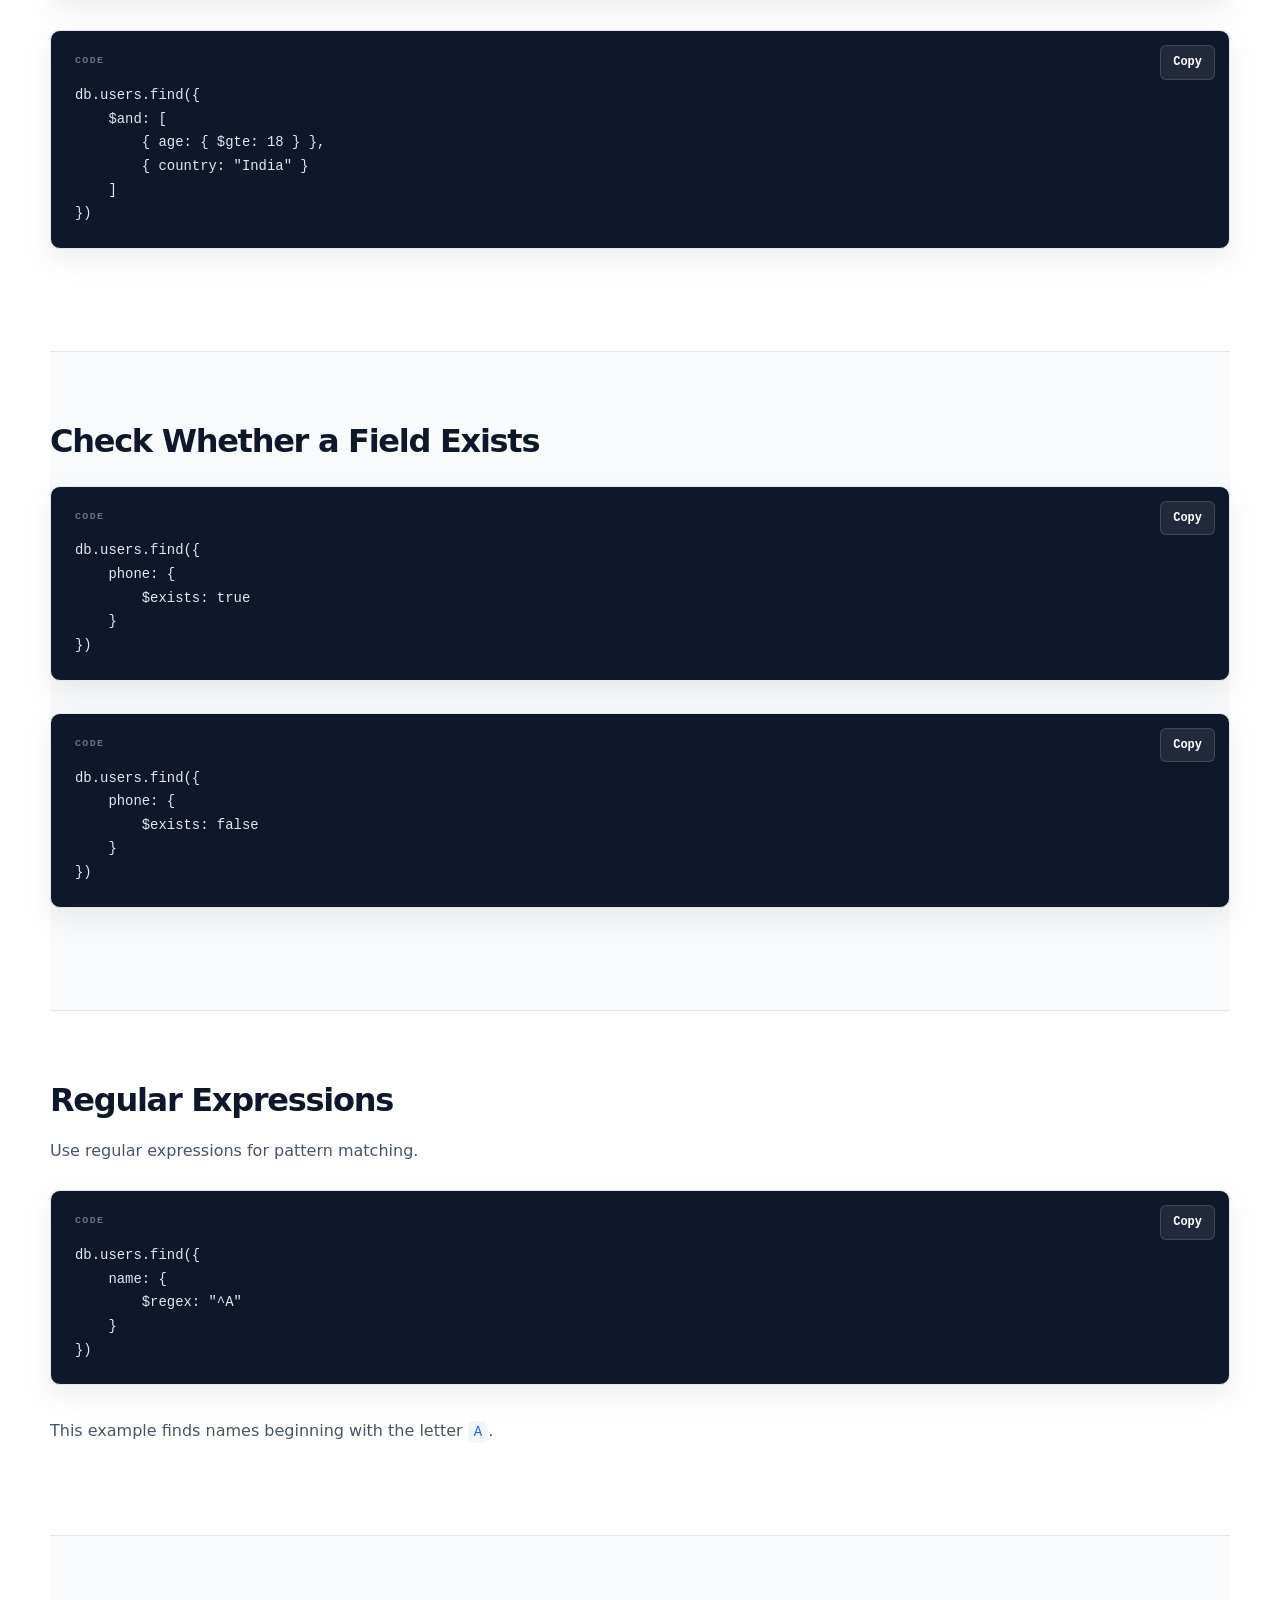
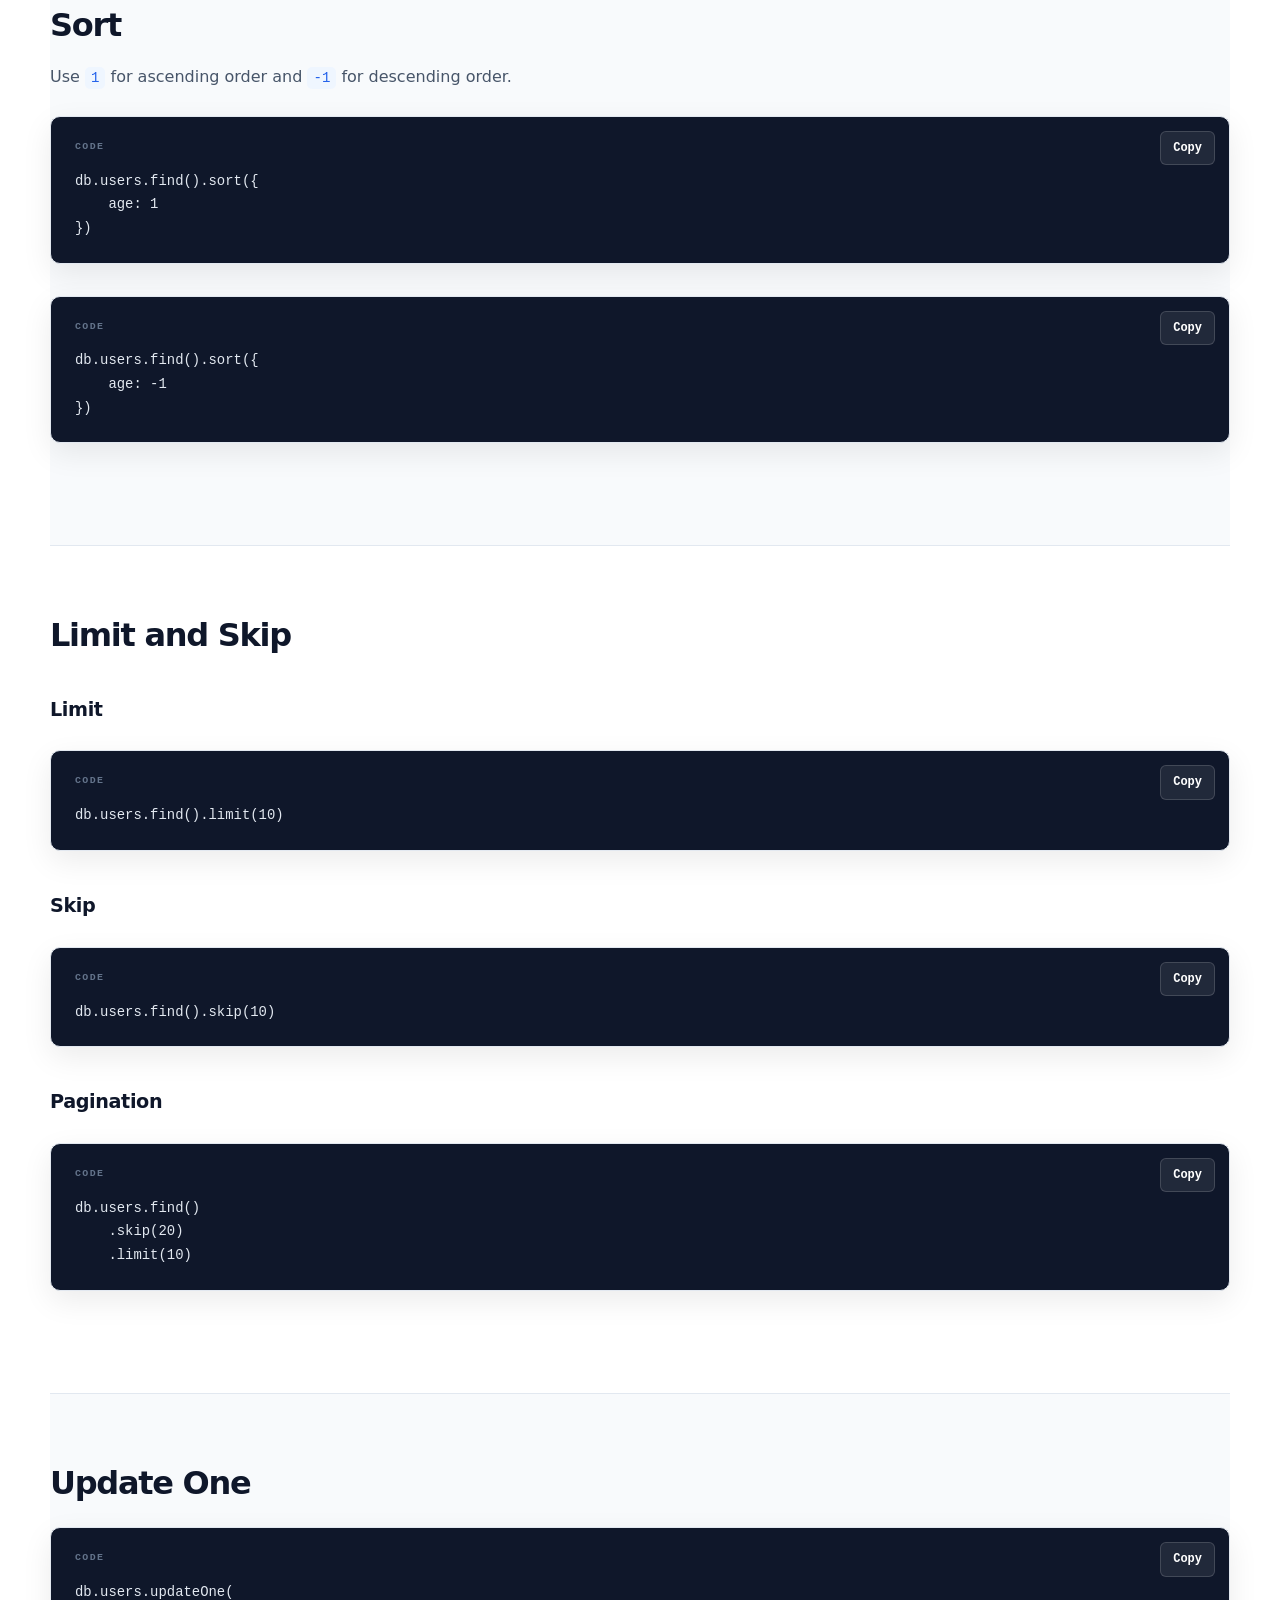
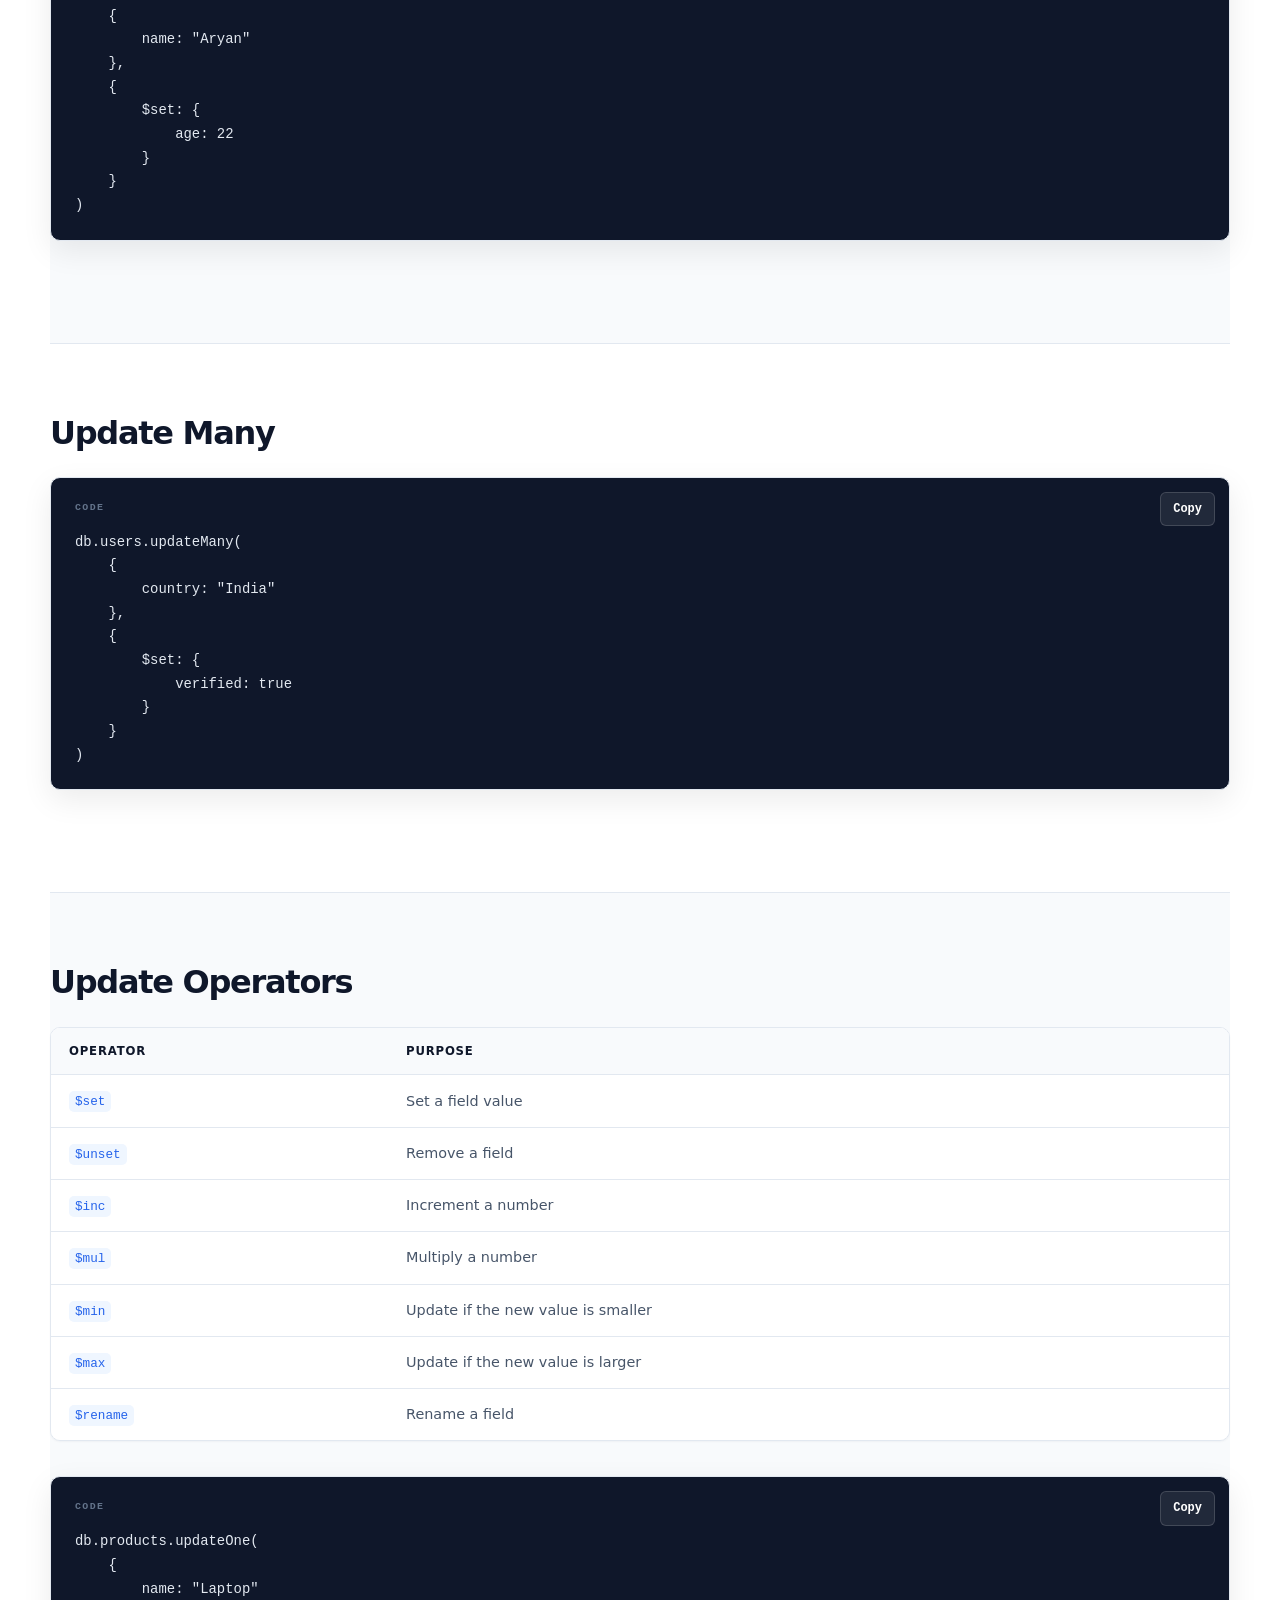
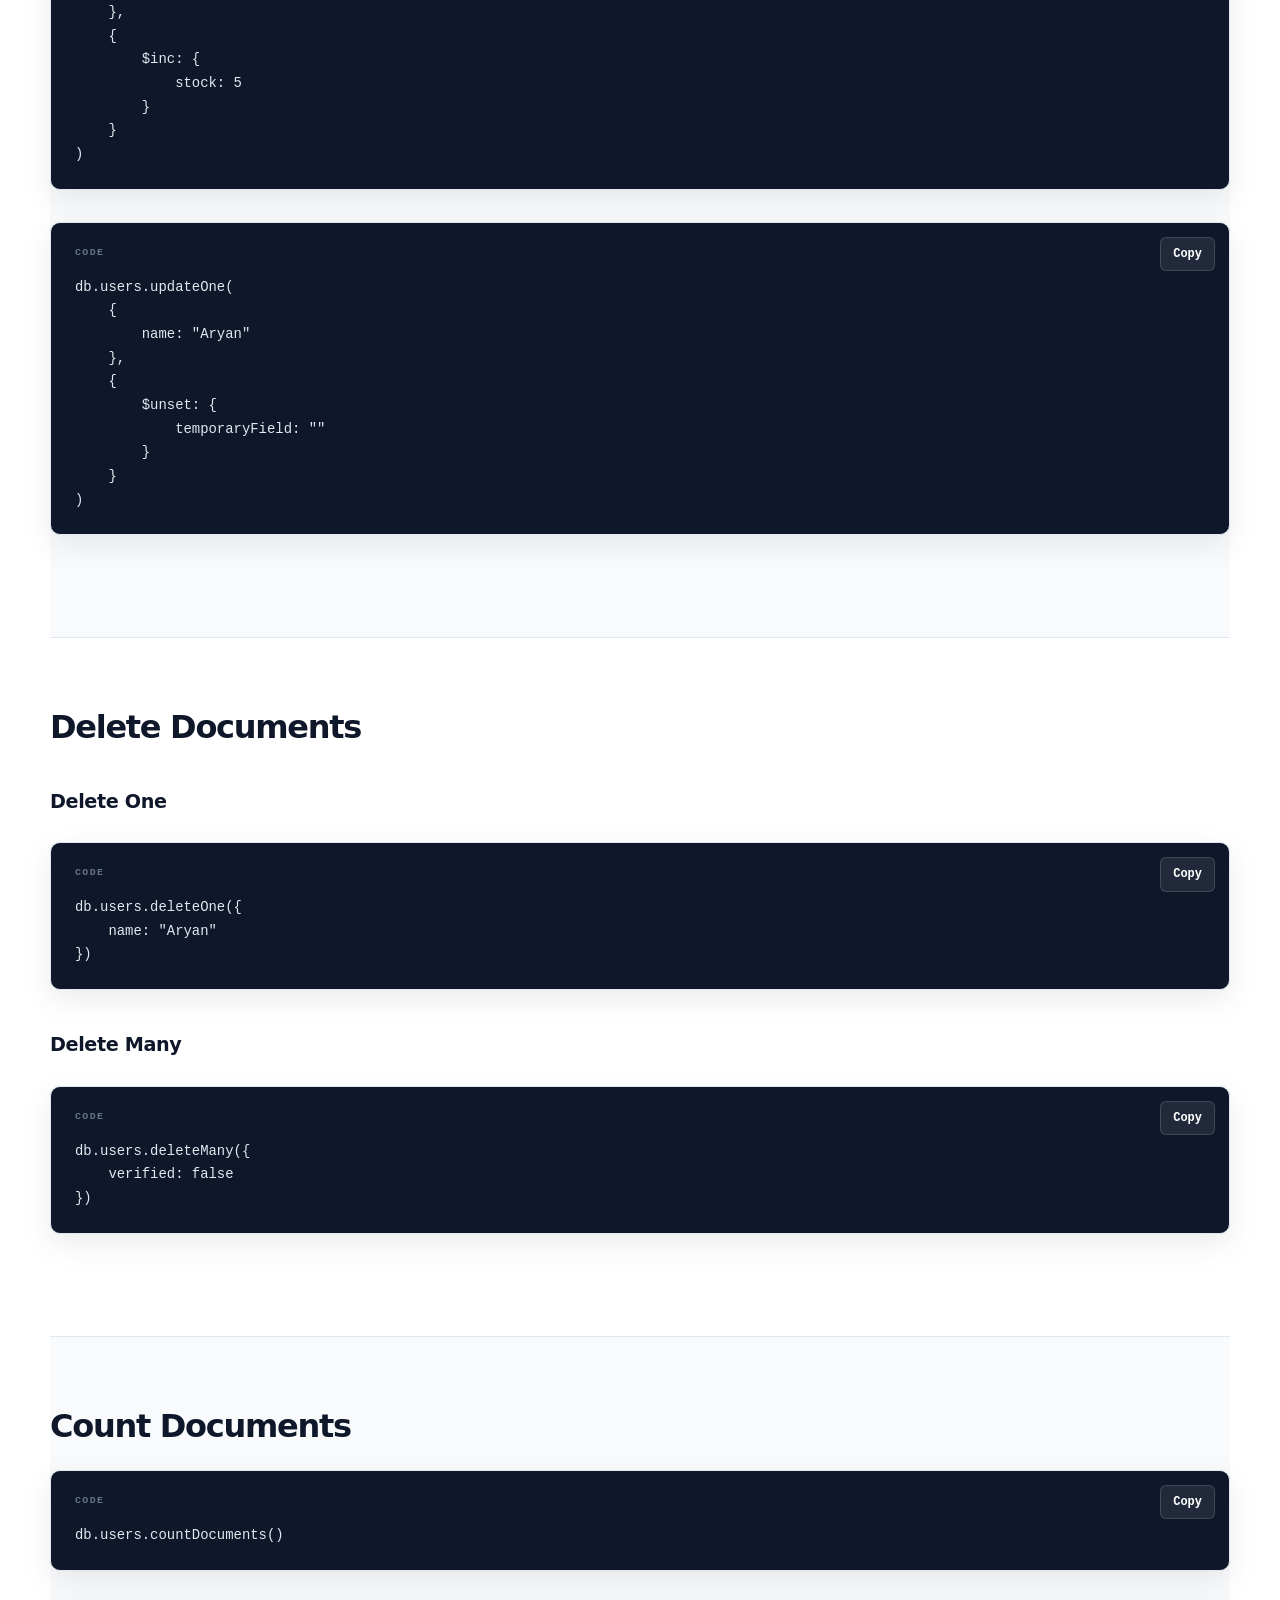
<file: cheatsheets/mongodb.html>
<!DOCTYPE html>
<html lang="en">

<head>
    <meta charset="UTF-8">

    <meta
        name="viewport"
        content="width=device-width, initial-scale=1.0"
    >

    <meta
        name="description"
        content="MongoDB cheatsheet covering databases, collections, CRUD, queries, operators, indexes, aggregation, and common commands."
    >

    <title>MongoDB Cheatsheet | Dev Cheatsheets</title>

    <link
        rel="stylesheet"
        href="../css/style.css"
    >
</head>

<body>

    <!-- =====================================================
         HEADER
    ====================================================== -->

    <header class="site-header">

        <div class="header-container">

            <a
                href="../index.html"
                class="site-logo"
            >
                Dev Cheatsheets
            </a>

            <nav class="main-navigation">

                <a href="../index.html">
                    Home
                </a>

                <a href="html.html">
                    HTML
                </a>

                <a href="css.html">
                    CSS
                </a>

                <a href="js.html">
                    JavaScript
                </a>

                <button
                    id="themeToggle"
                    class="theme-toggle"
                    type="button"
                    aria-label="Switch to dark mode"
                >
                    🌙
                </button>

            </nav>

        </div>

    </header>


    <!-- =====================================================
         HERO
    ====================================================== -->

    <section class="docs-hero">

        <div class="docs-container">

            <div class="hero-text">

                <p class="eyebrow">
                    DATABASE
                </p>

                <h1>
                    MongoDB Cheatsheet
                </h1>

                <p class="hero-description">
                    A practical reference for MongoDB databases,
                    collections, CRUD operations, queries,
                    operators, indexes, and aggregation.
                </p>

            </div>

        </div>

    </section>


    <!-- =====================================================
         CONTENT
    ====================================================== -->

    <main class="docs-content">

        <div class="docs-container">


            <!-- =================================================
                 MONGODB BASICS
            ================================================== -->

            <section class="docs-section">

                <h2>
                    MongoDB Basics
                </h2>

                <p>
                    MongoDB is a document-oriented NoSQL database.
                    Data is stored as BSON documents inside collections.
                </p>

                <div class="table-wrapper">

                    <table>

                        <thead>
                            <tr>
                                <th>Concept</th>
                                <th>MongoDB</th>
                            </tr>
                        </thead>

                        <tbody>

                            <tr>
                                <td>Database</td>
                                <td>Container for collections</td>
                            </tr>

                            <tr>
                                <td>Collection</td>
                                <td>Container for documents</td>
                            </tr>

                            <tr>
                                <td>Document</td>
                                <td>Record stored as BSON</td>
                            </tr>

                            <tr>
                                <td>Field</td>
                                <td>Key-value pair inside a document</td>
                            </tr>

                            <tr>
                                <td>_id</td>
                                <td>Unique identifier for a document</td>
                            </tr>

                        </tbody>

                    </table>

                </div>

            </section>


            <!-- =================================================
                 MONGOSH
            ================================================== -->

            <section class="docs-section">

                <h2>
                    MongoDB Shell
                </h2>

                <p>
                    The MongoDB Shell, commonly called
                    <code>mongosh</code>, is used to interact
                    with MongoDB from the command line.
                </p>

                <pre><code>mongosh</code></pre>

                <h3>
                    Connect to a MongoDB Server
                </h3>

                <pre><code>mongosh "mongodb://localhost:27017"</code></pre>

            </section>


            <!-- =================================================
                 DATABASE COMMANDS
            ================================================== -->

            <section class="docs-section">

                <h2>
                    Database Commands
                </h2>

                <h3>
                    Show Databases
                </h3>

                <pre><code>show dbs</code></pre>

                <h3>
                    Select a Database
                </h3>

                <pre><code>use myDatabase</code></pre>

                <p>
                    MongoDB switches to the specified database.
                    The database may not appear in
                    <code>show dbs</code> until data is stored in it.
                </p>

                <h3>
                    Show Current Database
                </h3>

                <pre><code>db</code></pre>

                <h3>
                    Drop Current Database
                </h3>

                <pre><code>db.dropDatabase()</code></pre>

            </section>


            <!-- =================================================
                 COLLECTIONS
            ================================================== -->

            <section class="docs-section">

                <h2>
                    Collections
                </h2>

                <h3>
                    Show Collections
                </h3>

                <pre><code>show collections</code></pre>

                <h3>
                    Create a Collection
                </h3>

                <pre><code>db.createCollection("users")</code></pre>

                <h3>
                    Drop a Collection
                </h3>

                <pre><code>db.users.drop()</code></pre>

            </section>


            <!-- =================================================
                 DOCUMENT EXAMPLE
            ================================================== -->

            <section class="docs-section">

                <h2>
                    Documents
                </h2>

                <p>
                    MongoDB documents use JSON-like syntax.
                    Internally, MongoDB stores documents as BSON.
                </p>

                <pre><code>{
    name: "Aryan",
    age: 21,
    email: "aryan@example.com",
    skills: ["HTML", "CSS", "JavaScript"]
}</code></pre>

                <p>
                    Documents can contain nested objects and arrays.
                </p>

                <pre><code>{
    name: "Aryan",
    address: {
        city: "Chandigarh",
        country: "India"
    }
}</code></pre>

            </section>


            <!-- =================================================
                 INSERT ONE
            ================================================== -->

            <section class="docs-section">

                <h2>
                    Insert One Document
                </h2>

                <pre><code>db.users.insertOne({
    name: "Aryan",
    age: 21,
    email: "aryan@example.com"
})</code></pre>

                <p>
                    MongoDB automatically generates an
                    <code>_id</code> value if one is not supplied.
                </p>

            </section>


            <!-- =================================================
                 INSERT MANY
            ================================================== -->

            <section class="docs-section">

                <h2>
                    Insert Many Documents
                </h2>

                <pre><code>db.users.insertMany([
    {
        name: "Aman",
        age: 22
    },
    {
        name: "Riya",
        age: 20
    },
    {
        name: "John",
        age: 25
    }
])</code></pre>

            </section>


            <!-- =================================================
                 FIND
            ================================================== -->

            <section class="docs-section">

                <h2>
                    Find Documents
                </h2>

                <h3>
                    Find All
                </h3>

                <pre><code>db.users.find()</code></pre>

                <h3>
                    Find One
                </h3>

                <pre><code>db.users.findOne()</code></pre>

                <h3>
                    Find by Field
                </h3>

                <pre><code>db.users.find({
    age: 21
})</code></pre>

                <h3>
                    Find by Multiple Fields
                </h3>

                <pre><code>db.users.find({
    age: 21,
    country: "India"
})</code></pre>

            </section>


            <!-- =================================================
                 PROJECTION
            ================================================== -->

            <section class="docs-section">

                <h2>
                    Projection
                </h2>

                <p>
                    Projection controls which fields are returned.
                </p>

                <pre><code>db.users.find(
    {},
    {
        name: 1,
        email: 1
    }
)</code></pre>

                <p>
                    The <code>_id</code> field is included by default
                    unless explicitly excluded.
                </p>

                <pre><code>db.users.find(
    {},
    {
        _id: 0,
        name: 1,
        email: 1
    }
)</code></pre>

            </section>


            <!-- =================================================
                 COMPARISON OPERATORS
            ================================================== -->

            <section class="docs-section">

                <h2>
                    Comparison Operators
                </h2>

                <div class="table-wrapper">

                    <table>

                        <thead>
                            <tr>
                                <th>Operator</th>
                                <th>Meaning</th>
                            </tr>
                        </thead>

                        <tbody>

                            <tr>
                                <td><code>$eq</code></td>
                                <td>Equal</td>
                            </tr>

                            <tr>
                                <td><code>$ne</code></td>
                                <td>Not equal</td>
                            </tr>

                            <tr>
                                <td><code>$gt</code></td>
                                <td>Greater than</td>
                            </tr>

                            <tr>
                                <td><code>$gte</code></td>
                                <td>Greater than or equal</td>
                            </tr>

                            <tr>
                                <td><code>$lt</code></td>
                                <td>Less than</td>
                            </tr>

                            <tr>
                                <td><code>$lte</code></td>
                                <td>Less than or equal</td>
                            </tr>

                            <tr>
                                <td><code>$in</code></td>
                                <td>Matches any value in an array</td>
                            </tr>

                            <tr>
                                <td><code>$nin</code></td>
                                <td>Matches values not in an array</td>
                            </tr>

                        </tbody>

                    </table>

                </div>

                <pre><code>db.users.find({
    age: {
        $gte: 18
    }
})</code></pre>

                <pre><code>db.users.find({
    age: {
        $gte: 18,
        $lte: 30
    }
})</code></pre>

                <pre><code>db.users.find({
    country: {
        $in: ["India", "Canada", "Japan"]
    }
})</code></pre>

            </section>


            <!-- =================================================
                 LOGICAL OPERATORS
            ================================================== -->

            <section class="docs-section">

                <h2>
                    Logical Operators
                </h2>

                <div class="table-wrapper">

                    <table>

                        <thead>
                            <tr>
                                <th>Operator</th>
                                <th>Purpose</th>
                            </tr>
                        </thead>

                        <tbody>

                            <tr>
                                <td><code>$and</code></td>
                                <td>All conditions must match</td>
                            </tr>

                            <tr>
                                <td><code>$or</code></td>
                                <td>At least one condition must match</td>
                            </tr>

                            <tr>
                                <td><code>$not</code></td>
                                <td>Negates a condition</td>
                            </tr>

                            <tr>
                                <td><code>$nor</code></td>
                                <td>None of the conditions should match</td>
                            </tr>

                        </tbody>

                    </table>

                </div>

                <pre><code>db.users.find({
    $or: [
        { age: 18 },
        { age: 21 }
    ]
})</code></pre>

                <pre><code>db.users.find({
    $and: [
        { age: { $gte: 18 } },
        { country: "India" }
    ]
})</code></pre>

            </section>


            <!-- =================================================
                 EXIST
            ================================================== -->

            <section class="docs-section">

                <h2>
                    Check Whether a Field Exists
                </h2>

                <pre><code>db.users.find({
    phone: {
        $exists: true
    }
})</code></pre>

                <pre><code>db.users.find({
    phone: {
        $exists: false
    }
})</code></pre>

            </section>


            <!-- =================================================
                 REGEX
            ================================================== -->

            <section class="docs-section">

                <h2>
                    Regular Expressions
                </h2>

                <p>
                    Use regular expressions for pattern matching.
                </p>

                <pre><code>db.users.find({
    name: {
        $regex: "^A"
    }
})</code></pre>

                <p>
                    This example finds names beginning with
                    the letter <code>A</code>.
                </p>

            </section>


            <!-- =================================================
                 SORT
            ================================================== -->

            <section class="docs-section">

                <h2>
                    Sort
                </h2>

                <p>
                    Use <code>1</code> for ascending order and
                    <code>-1</code> for descending order.
                </p>

                <pre><code>db.users.find().sort({
    age: 1
})</code></pre>

                <pre><code>db.users.find().sort({
    age: -1
})</code></pre>

            </section>


            <!-- =================================================
                 LIMIT AND SKIP
            ================================================== -->

            <section class="docs-section">

                <h2>
                    Limit and Skip
                </h2>

                <h3>
                    Limit
                </h3>

                <pre><code>db.users.find().limit(10)</code></pre>

                <h3>
                    Skip
                </h3>

                <pre><code>db.users.find().skip(10)</code></pre>

                <h3>
                    Pagination
                </h3>

                <pre><code>db.users.find()
    .skip(20)
    .limit(10)</code></pre>

            </section>


            <!-- =================================================
                 UPDATE ONE
            ================================================== -->

            <section class="docs-section">

                <h2>
                    Update One
                </h2>

                <pre><code>db.users.updateOne(
    {
        name: "Aryan"
    },
    {
        $set: {
            age: 22
        }
    }
)</code></pre>

            </section>


            <!-- =================================================
                 UPDATE MANY
            ================================================== -->

            <section class="docs-section">

                <h2>
                    Update Many
                </h2>

                <pre><code>db.users.updateMany(
    {
        country: "India"
    },
    {
        $set: {
            verified: true
        }
    }
)</code></pre>

            </section>


            <!-- =================================================
                 UPDATE OPERATORS
            ================================================== -->

            <section class="docs-section">

                <h2>
                    Update Operators
                </h2>

                <div class="table-wrapper">

                    <table>

                        <thead>
                            <tr>
                                <th>Operator</th>
                                <th>Purpose</th>
                            </tr>
                        </thead>

                        <tbody>

                            <tr>
                                <td><code>$set</code></td>
                                <td>Set a field value</td>
                            </tr>

                            <tr>
                                <td><code>$unset</code></td>
                                <td>Remove a field</td>
                            </tr>

                            <tr>
                                <td><code>$inc</code></td>
                                <td>Increment a number</td>
                            </tr>

                            <tr>
                                <td><code>$mul</code></td>
                                <td>Multiply a number</td>
                            </tr>

                            <tr>
                                <td><code>$min</code></td>
                                <td>Update if the new value is smaller</td>
                            </tr>

                            <tr>
                                <td><code>$max</code></td>
                                <td>Update if the new value is larger</td>
                            </tr>

                            <tr>
                                <td><code>$rename</code></td>
                                <td>Rename a field</td>
                            </tr>

                        </tbody>

                    </table>

                </div>

                <pre><code>db.products.updateOne(
    {
        name: "Laptop"
    },
    {
        $inc: {
            stock: 5
        }
    }
)</code></pre>

                <pre><code>db.users.updateOne(
    {
        name: "Aryan"
    },
    {
        $unset: {
            temporaryField: ""
        }
    }
)</code></pre>

            </section>


            <!-- =================================================
                 DELETE
            ================================================== -->

            <section class="docs-section">

                <h2>
                    Delete Documents
                </h2>

                <h3>
                    Delete One
                </h3>

                <pre><code>db.users.deleteOne({
    name: "Aryan"
})</code></pre>

                <h3>
                    Delete Many
                </h3>

                <pre><code>db.users.deleteMany({
    verified: false
})</code></pre>

            </section>


            <!-- =================================================
                 COUNT
            ================================================== -->

            <section class="docs-section">

                <h2>
                    Count Documents
                </h2>

                <pre><code>db.users.countDocuments()</code></pre>

                <pre><code>db.users.countDocuments({
    country: "India"
})</code></pre>

            </section>


            <!-- =================================================
                 DISTINCT
            ================================================== -->

            <section class="docs-section">

                <h2>
                    Distinct Values
                </h2>

                <p>
                    Return unique values for a field.
                </p>

                <pre><code>db.users.distinct("country")</code></pre>

            </section>


            <!-- =================================================
                 UPSERT
            ================================================== -->

            <section class="docs-section">

                <h2>
                    Upsert
                </h2>

                <p>
                    With <code>upsert: true</code>, MongoDB inserts
                    a document if no matching document exists.
                </p>

                <pre><code>db.users.updateOne(
    {
        email: "aryan@example.com"
    },
    {
        $set: {
            name: "Aryan",
            age: 21
        }
    },
    {
        upsert: true
    }
)</code></pre>

            </section>


            <!-- =================================================
                 ARRAYS
            ================================================== -->

            <section class="docs-section">

                <h2>
                    Arrays
                </h2>

                <h3>
                    Match an Array Element
                </h3>

                <pre><code>db.users.find({
    skills: "JavaScript"
})</code></pre>

                <h3>
                    Add to an Array
                </h3>

                <pre><code>db.users.updateOne(
    {
        name: "Aryan"
    },
    {
        $push: {
            skills: "MongoDB"
        }
    }
)</code></pre>

                <h3>
                    Add Multiple Values
                </h3>

                <pre><code>db.users.updateOne(
    {
        name: "Aryan"
    },
    {
        $push: {
            skills: {
                $each: [
                    "MongoDB",
                    "Node.js"
                ]
            }
        }
    }
)</code></pre>

                <h3>
                    Remove an Array Value
                </h3>

                <pre><code>db.users.updateOne(
    {
        name: "Aryan"
    },
    {
        $pull: {
            skills: "MongoDB"
        }
    }
)</code></pre>

            </section>


            <!-- =================================================
                 EMBEDDED DOCUMENTS
            ================================================== -->

            <section class="docs-section">

                <h2>
                    Embedded Documents
                </h2>

                <p>
                    MongoDB supports nested documents.
                </p>

                <pre><code>{
    name: "Aryan",
    address: {
        city: "Chandigarh",
        country: "India"
    }
}</code></pre>

                <p>
                    Query nested fields using dot notation.
                </p>

                <pre><code>db.users.find({
    "address.city": "Chandigarh"
})</code></pre>

                <pre><code>db.users.find({
    "address.country": "India"
})</code></pre>

            </section>


            <!-- =================================================
                 INDEXES
            ================================================== -->

            <section class="docs-section">

                <h2>
                    Indexes
                </h2>

                <p>
                    Indexes can improve query performance by allowing
                    MongoDB to locate matching documents more efficiently.
                </p>

                <h3>
                    Create an Index
                </h3>

                <pre><code>db.users.createIndex({
    email: 1
})</code></pre>

                <h3>
                    Create a Descending Index
                </h3>

                <pre><code>db.users.createIndex({
    createdAt: -1
})</code></pre>

                <h3>
                    Unique Index
                </h3>

                <pre><code>db.users.createIndex(
    {
        email: 1
    },
    {
        unique: true
    }
)</code></pre>

                <h3>
                    List Indexes
                </h3>

                <pre><code>db.users.getIndexes()</code></pre>

                <h3>
                    Drop an Index
                </h3>

                <pre><code>db.users.dropIndex("email_1")</code></pre>

            </section>


            <!-- =================================================
                 AGGREGATION
            ================================================== -->

            <section class="docs-section">

                <h2>
                    Aggregation
                </h2>

                <p>
                    Aggregation processes documents through a pipeline
                    of stages.
                </p>

                <h3>
                    Basic Pipeline
                </h3>

                <pre><code>db.orders.aggregate([
    {
        $match: {
            status: "completed"
        }
    }
])</code></pre>

                <h3>
                    Group
                </h3>

                <pre><code>db.orders.aggregate([
    {
        $group: {
            _id: "$userId",
            total: {
                $sum: "$amount"
            }
        }
    }
])</code></pre>

                <h3>
                    Sort Aggregation Results
                </h3>

                <pre><code>db.orders.aggregate([
    {
        $group: {
            _id: "$userId",
            total: {
                $sum: "$amount"
            }
        }
    },
    {
        $sort: {
            total: -1
        }
    }
])</code></pre>

            </section>


            <!-- =================================================
                 AGGREGATION STAGES
            ================================================== -->

            <section class="docs-section">

                <h2>
                    Common Aggregation Stages
                </h2>

                <div class="table-wrapper">

                    <table>

                        <thead>
                            <tr>
                                <th>Stage</th>
                                <th>Purpose</th>
                            </tr>
                        </thead>

                        <tbody>

                            <tr>
                                <td><code>$match</code></td>
                                <td>Filter documents</td>
                            </tr>

                            <tr>
                                <td><code>$group</code></td>
                                <td>Group documents</td>
                            </tr>

                            <tr>
                                <td><code>$sort</code></td>
                                <td>Sort documents</td>
                            </tr>

                            <tr>
                                <td><code>$limit</code></td>
                                <td>Limit results</td>
                            </tr>

                            <tr>
                                <td><code>$skip</code></td>
                                <td>Skip documents</td>
                            </tr>

                            <tr>
                                <td><code>$project</code></td>
                                <td>Choose or transform fields</td>
                            </tr>

                            <tr>
                                <td><code>$unwind</code></td>
                                <td>Deconstruct an array field</td>
                            </tr>

                            <tr>
                                <td><code>$lookup</code></td>
                                <td>Join with another collection</td>
                            </tr>

                        </tbody>

                    </table>

                </div>

            </section>


            <!-- =================================================
                 LOOKUP
            ================================================== -->

            <section class="docs-section">

                <h2>
                    $lookup
                </h2>

                <p>
                    <code>$lookup</code> can combine documents from
                    another collection.
                </p>

                <pre><code>db.orders.aggregate([
    {
        $lookup: {
            from: "users",
            localField: "userId",
            foreignField: "_id",
            as: "user"
        }
    }
])</code></pre>

            </section>


            <!-- =================================================
                 DELETE DATABASE DATA WARNING
            ================================================== -->

            <section class="docs-section">

                <h2>
                    Destructive Operations
                </h2>

                <p>
                    Commands such as <code>deleteMany()</code>,
                    <code>drop()</code>, and
                    <code>dropDatabase()</code> can permanently
                    remove data.
                </p>

                <pre><code>db.users.deleteMany({})

db.users.drop()

db.dropDatabase()</code></pre>

                <p>
                    Use destructive commands carefully, especially
                    in production environments.
                </p>

            </section>


            <!-- =================================================
                 COMMON PATTERNS
            ================================================== -->

            <section class="docs-section">

                <h2>
                    Common MongoDB Patterns
                </h2>

                <h3>
                    Find Adults
                </h3>

                <pre><code>db.users.find({
    age: {
        $gte: 18
    }
})</code></pre>

                <h3>
                    Find Recent Users
                </h3>

                <pre><code>db.users.find({
    createdAt: {
        $gte: new Date("2026-01-01")
    }
})</code></pre>

                <h3>
                    Sort by Newest
                </h3>

                <pre><code>db.users.find()
    .sort({
        createdAt: -1
    })</code></pre>

                <h3>
                    Search and Limit
                </h3>

                <pre><code>db.users.find({
    country: "India"
})
.sort({
    createdAt: -1
})
.limit(10)</code></pre>

                <h3>
                    Update a Counter
                </h3>

                <pre><code>db.products.updateOne(
    {
        _id: productId
    },
    {
        $inc: {
            views: 1
        }
    }
)</code></pre>

            </section>


            <!-- =================================================
                 QUICK REFERENCE
            ================================================== -->

            <section class="docs-section">

                <h2>
                    Quick Reference
                </h2>

                <div class="table-wrapper">

                    <table>

                        <thead>
                            <tr>
                                <th>Operation</th>
                                <th>Command</th>
                            </tr>
                        </thead>

                        <tbody>

                            <tr>
                                <td>Show databases</td>
                                <td><code>show dbs</code></td>
                            </tr>

                            <tr>
                                <td>Use database</td>
                                <td><code>use databaseName</code></td>
                            </tr>

                            <tr>
                                <td>Show collections</td>
                                <td><code>show collections</code></td>
                            </tr>

                            <tr>
                                <td>Insert one</td>
                                <td><code>insertOne()</code></td>
                            </tr>

                            <tr>
                                <td>Insert many</td>
                                <td><code>insertMany()</code></td>
                            </tr>

                            <tr>
                                <td>Find</td>
                                <td><code>find()</code></td>
                            </tr>

                            <tr>
                                <td>Find one</td>
                                <td><code>findOne()</code></td>
                            </tr>

                            <tr>
                                <td>Update one</td>
                                <td><code>updateOne()</code></td>
                            </tr>

                            <tr>
                                <td>Update many</td>
                                <td><code>updateMany()</code></td>
                            </tr>

                            <tr>
                                <td>Delete one</td>
                                <td><code>deleteOne()</code></td>
                            </tr>

                            <tr>
                                <td>Delete many</td>
                                <td><code>deleteMany()</code></td>
                            </tr>

                            <tr>
                                <td>Count</td>
                                <td><code>countDocuments()</code></td>
                            </tr>

                            <tr>
                                <td>Distinct</td>
                                <td><code>distinct()</code></td>
                            </tr>

                            <tr>
                                <td>Create index</td>
                                <td><code>createIndex()</code></td>
                            </tr>

                            <tr>
                                <td>Aggregation</td>
                                <td><code>aggregate()</code></td>
                            </tr>

                        </tbody>

                    </table>

                </div>

            </section>


            <!-- =================================================
                 BACK
            ================================================== -->

            <div class="docs-back">

                <a href="../index.html">
                    ← Back to all cheatsheets
                </a>

            </div>

        </div>

    </main>


    <!-- =====================================================
         FOOTER
    ====================================================== -->

    <footer class="site-footer">

        <div class="footer-container">

            <p>
                © <span id="currentYear"></span>
                Dev Cheatsheets
            </p>

        </div>

    </footer>


    <!-- =====================================================
         JAVASCRIPT
    ====================================================== -->

    <script src="../js/app.js"></script>

</body>

</html>
</file>
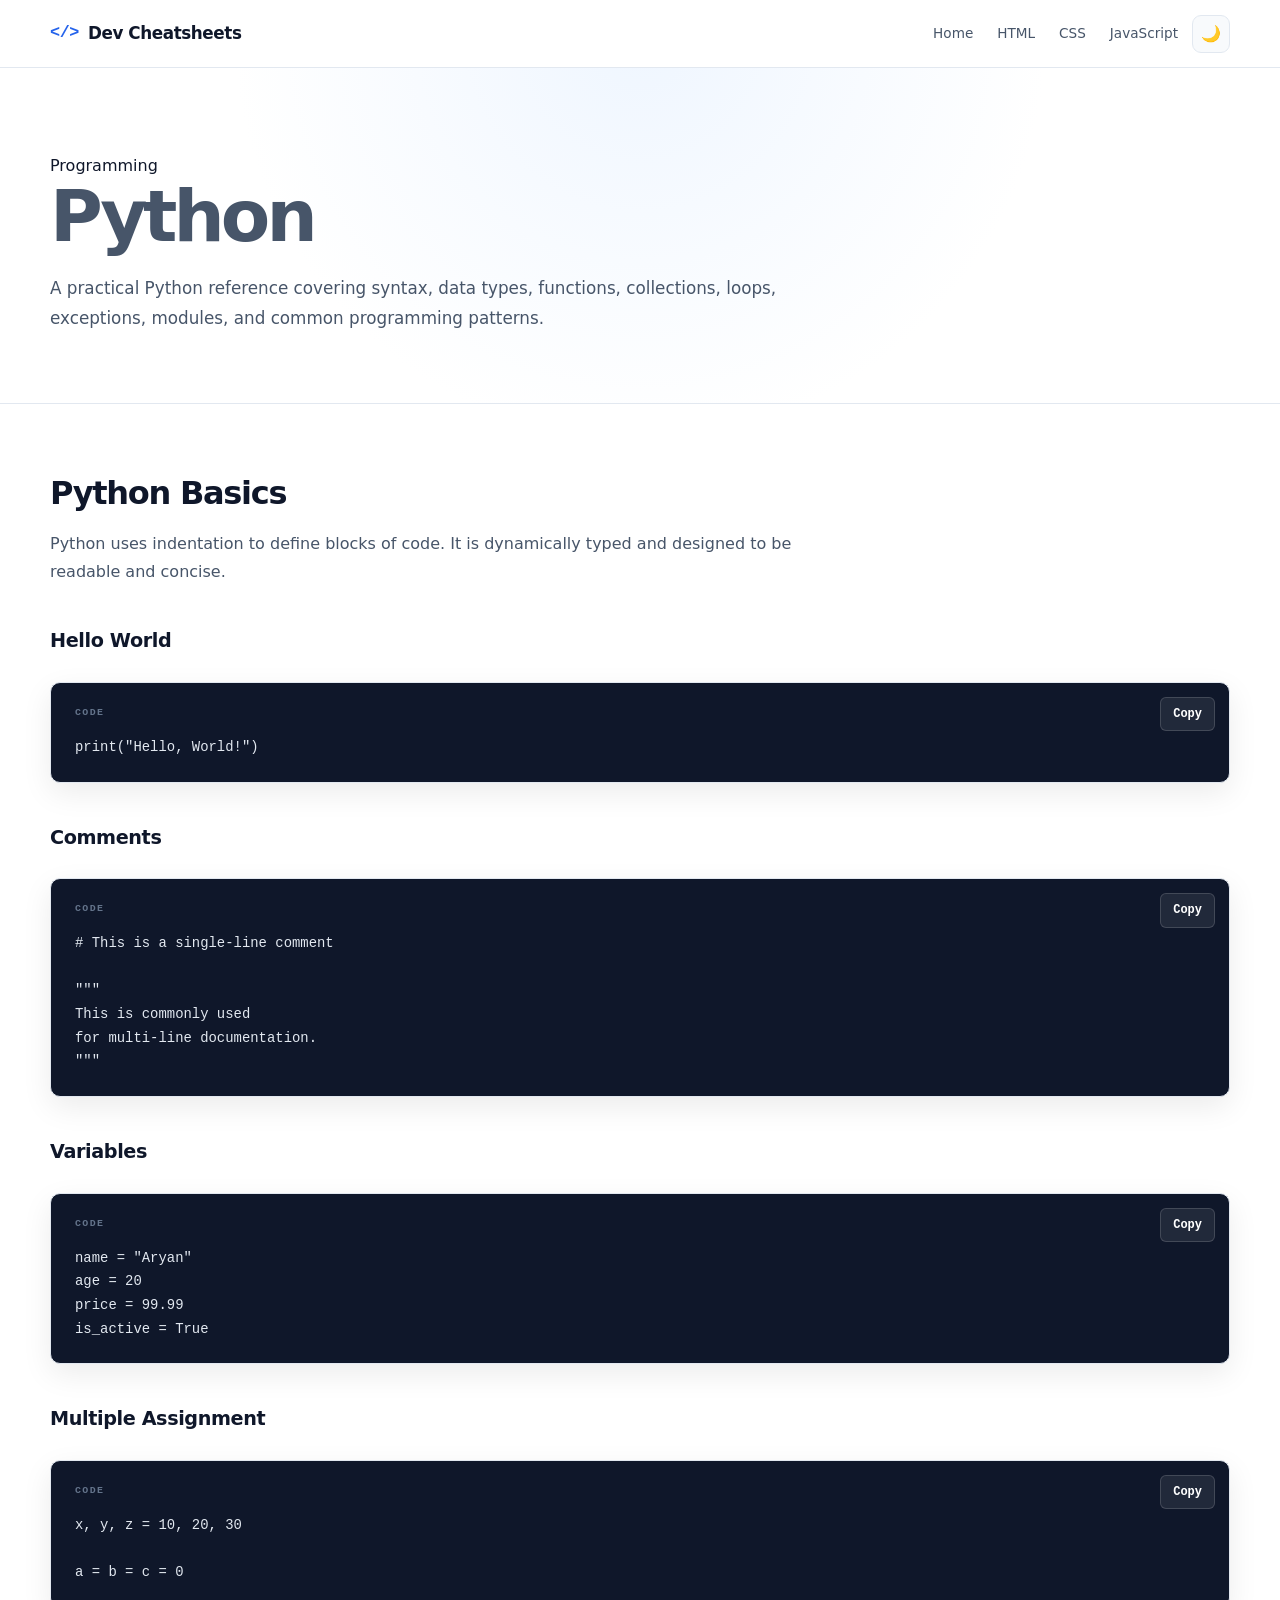
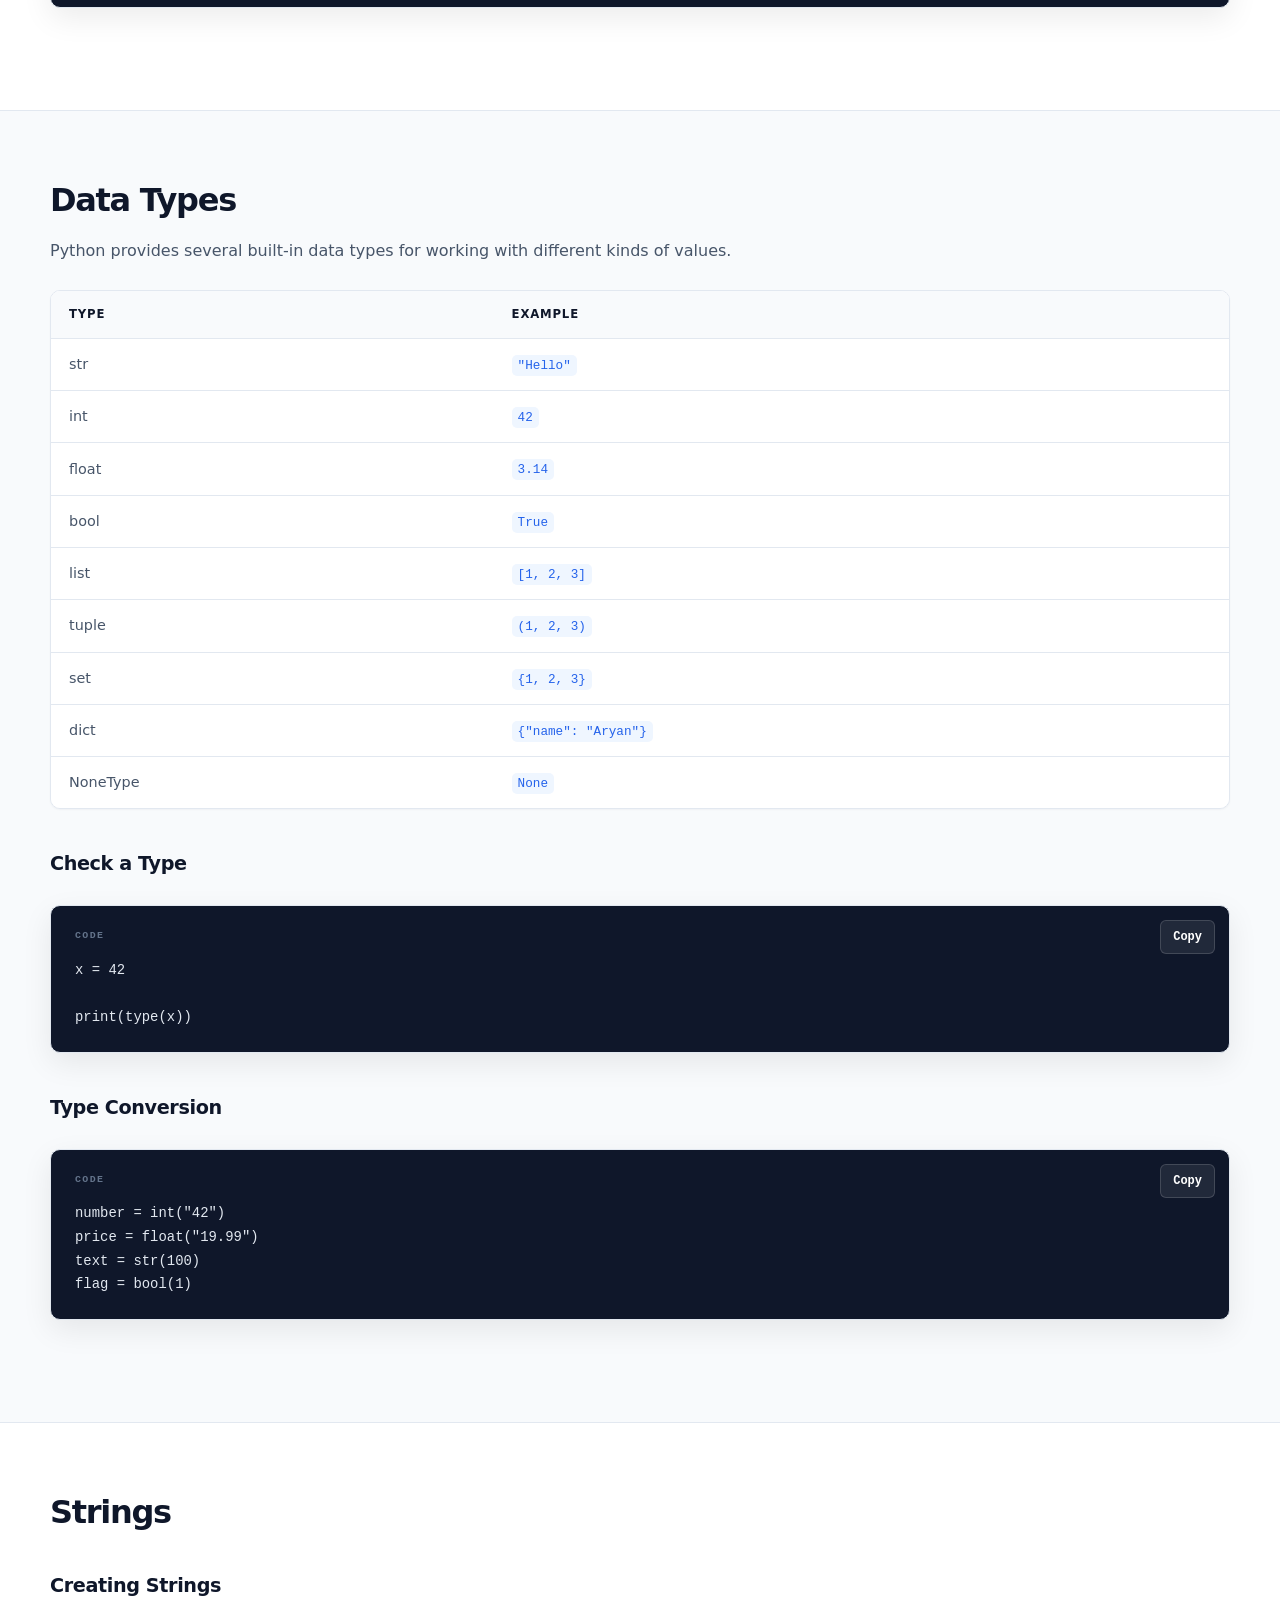
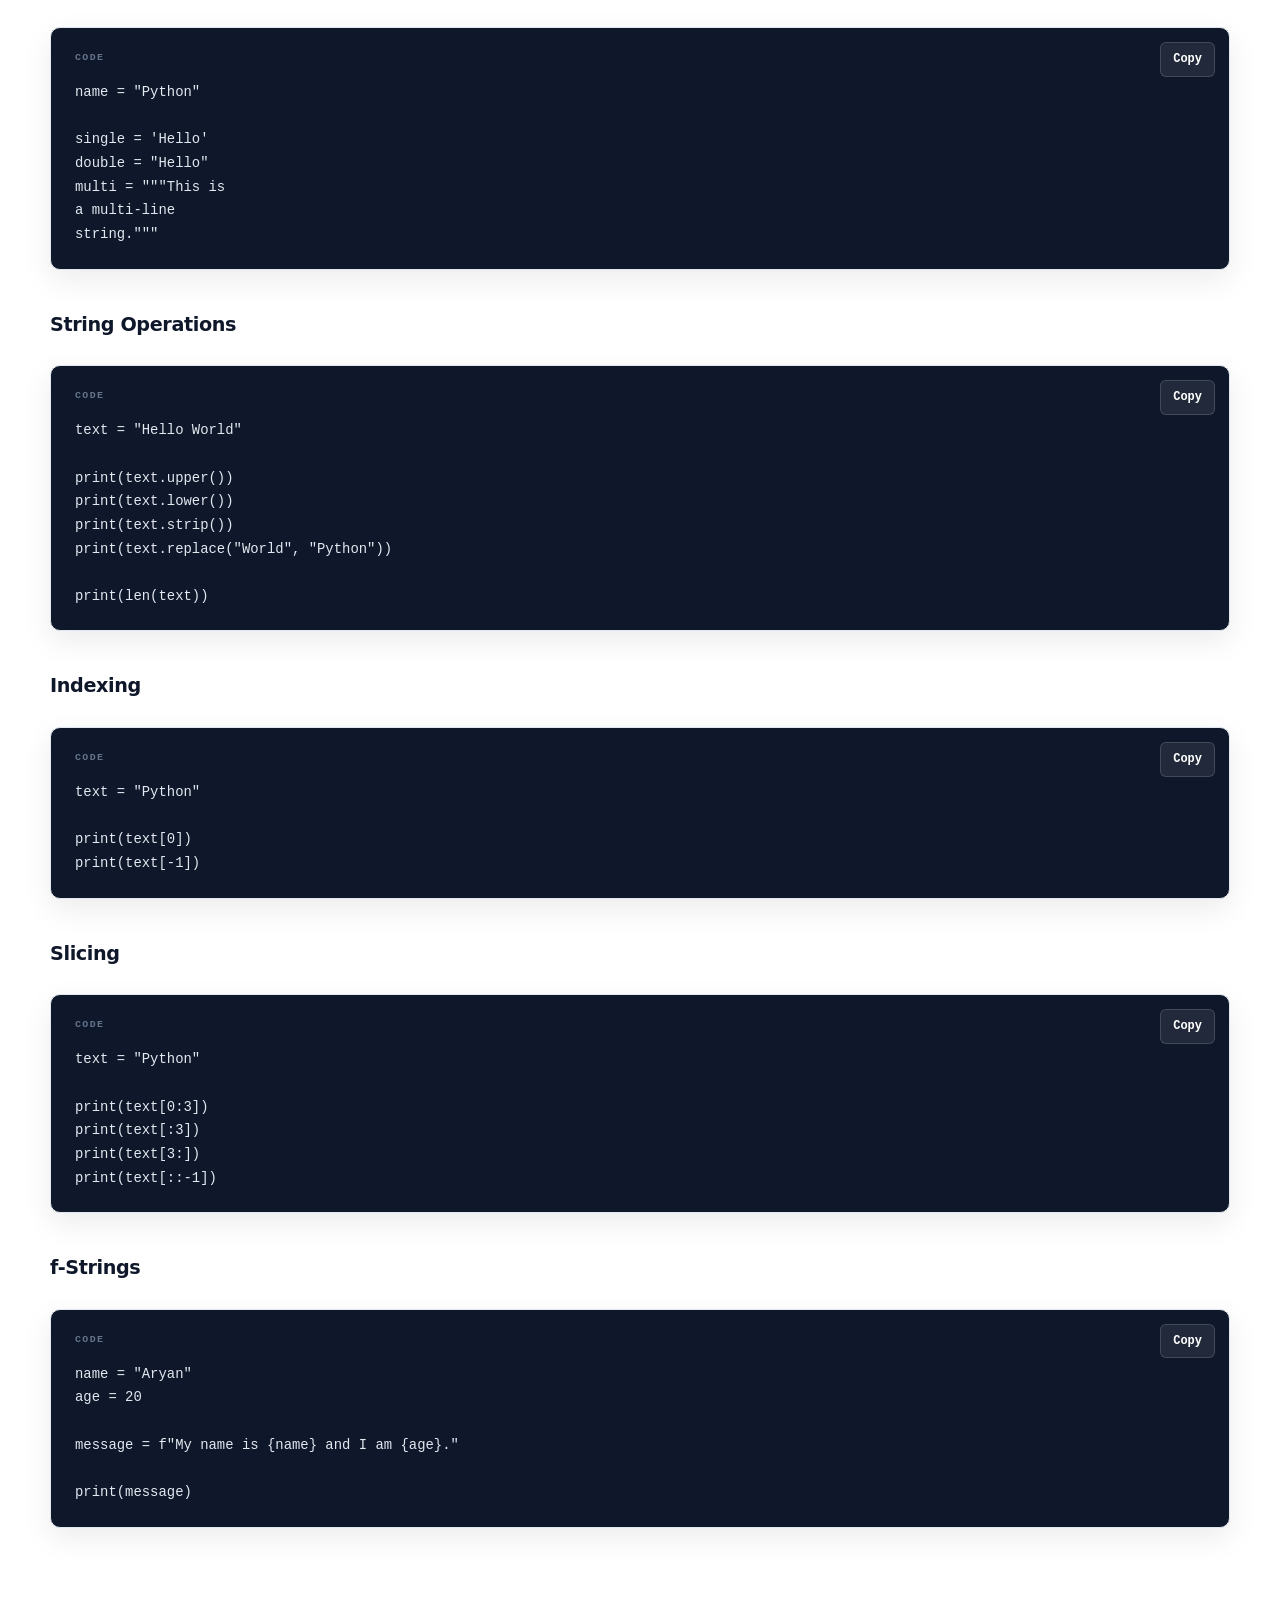
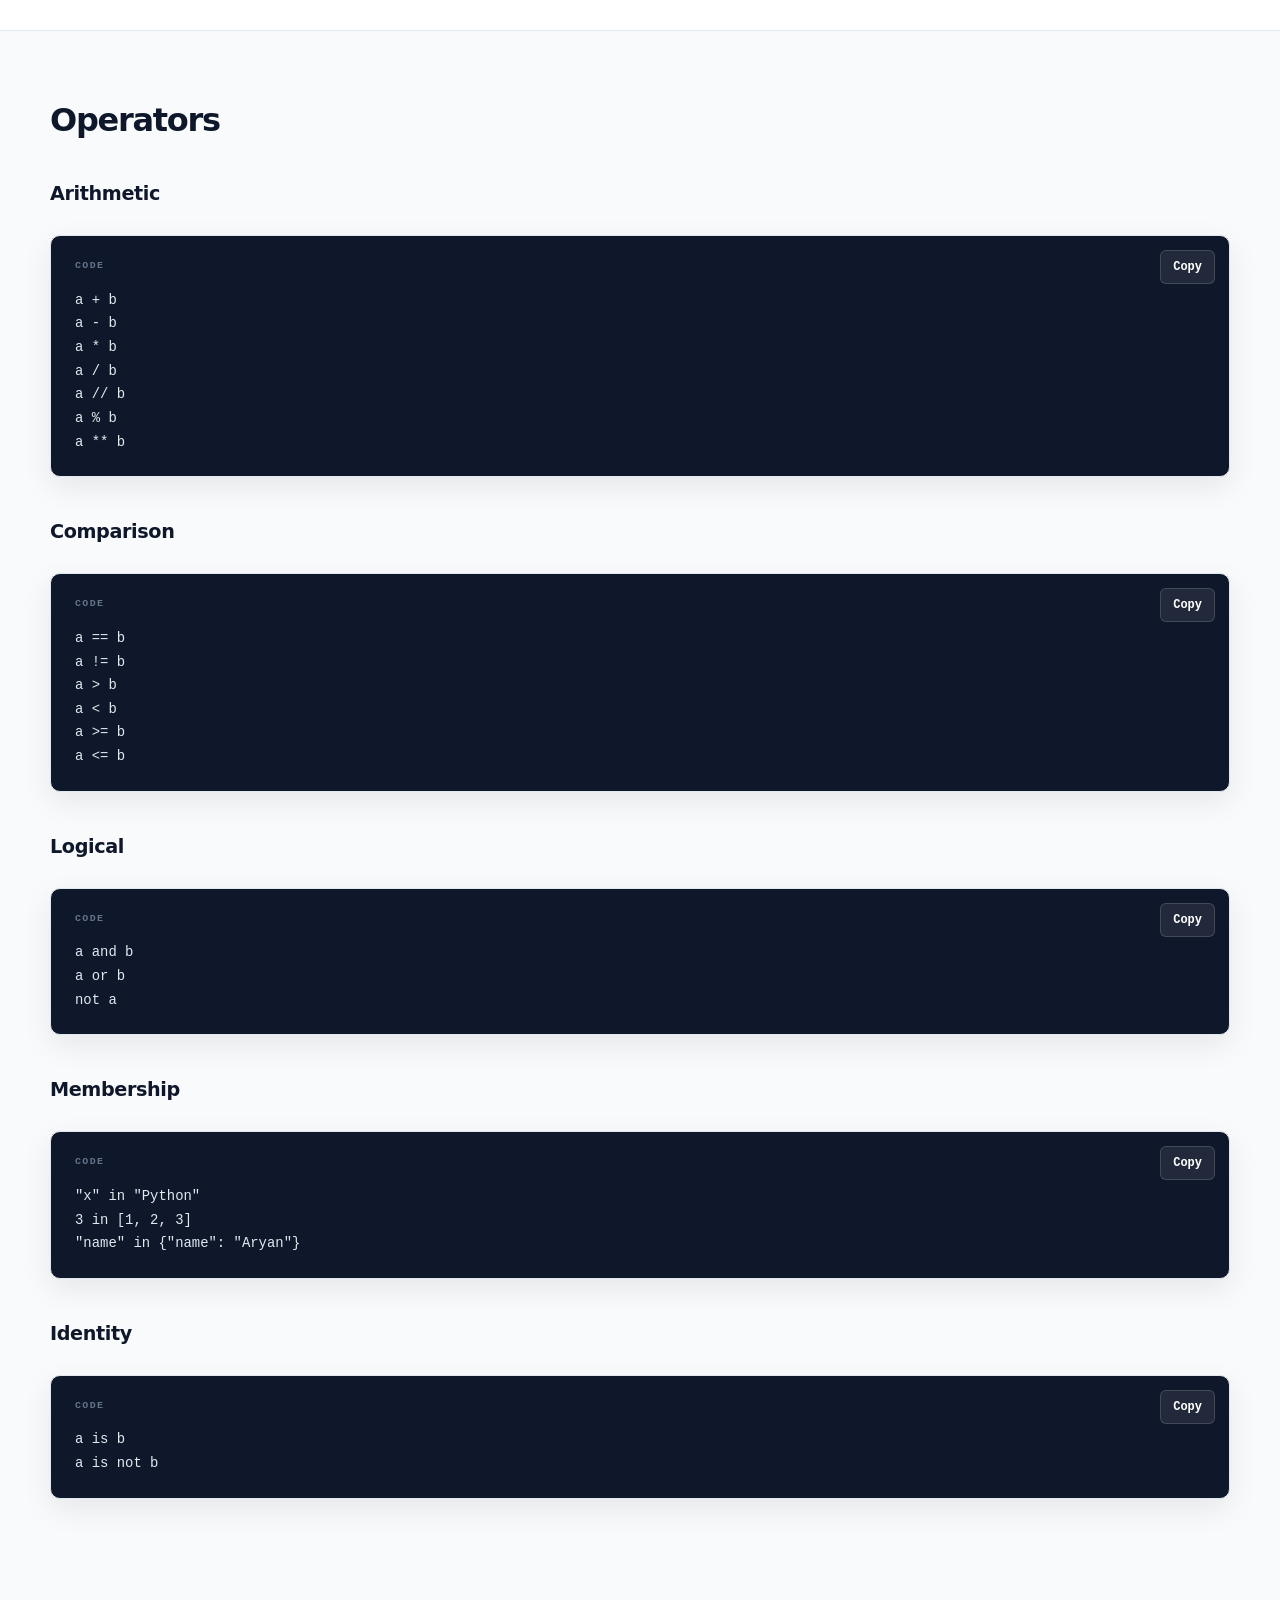
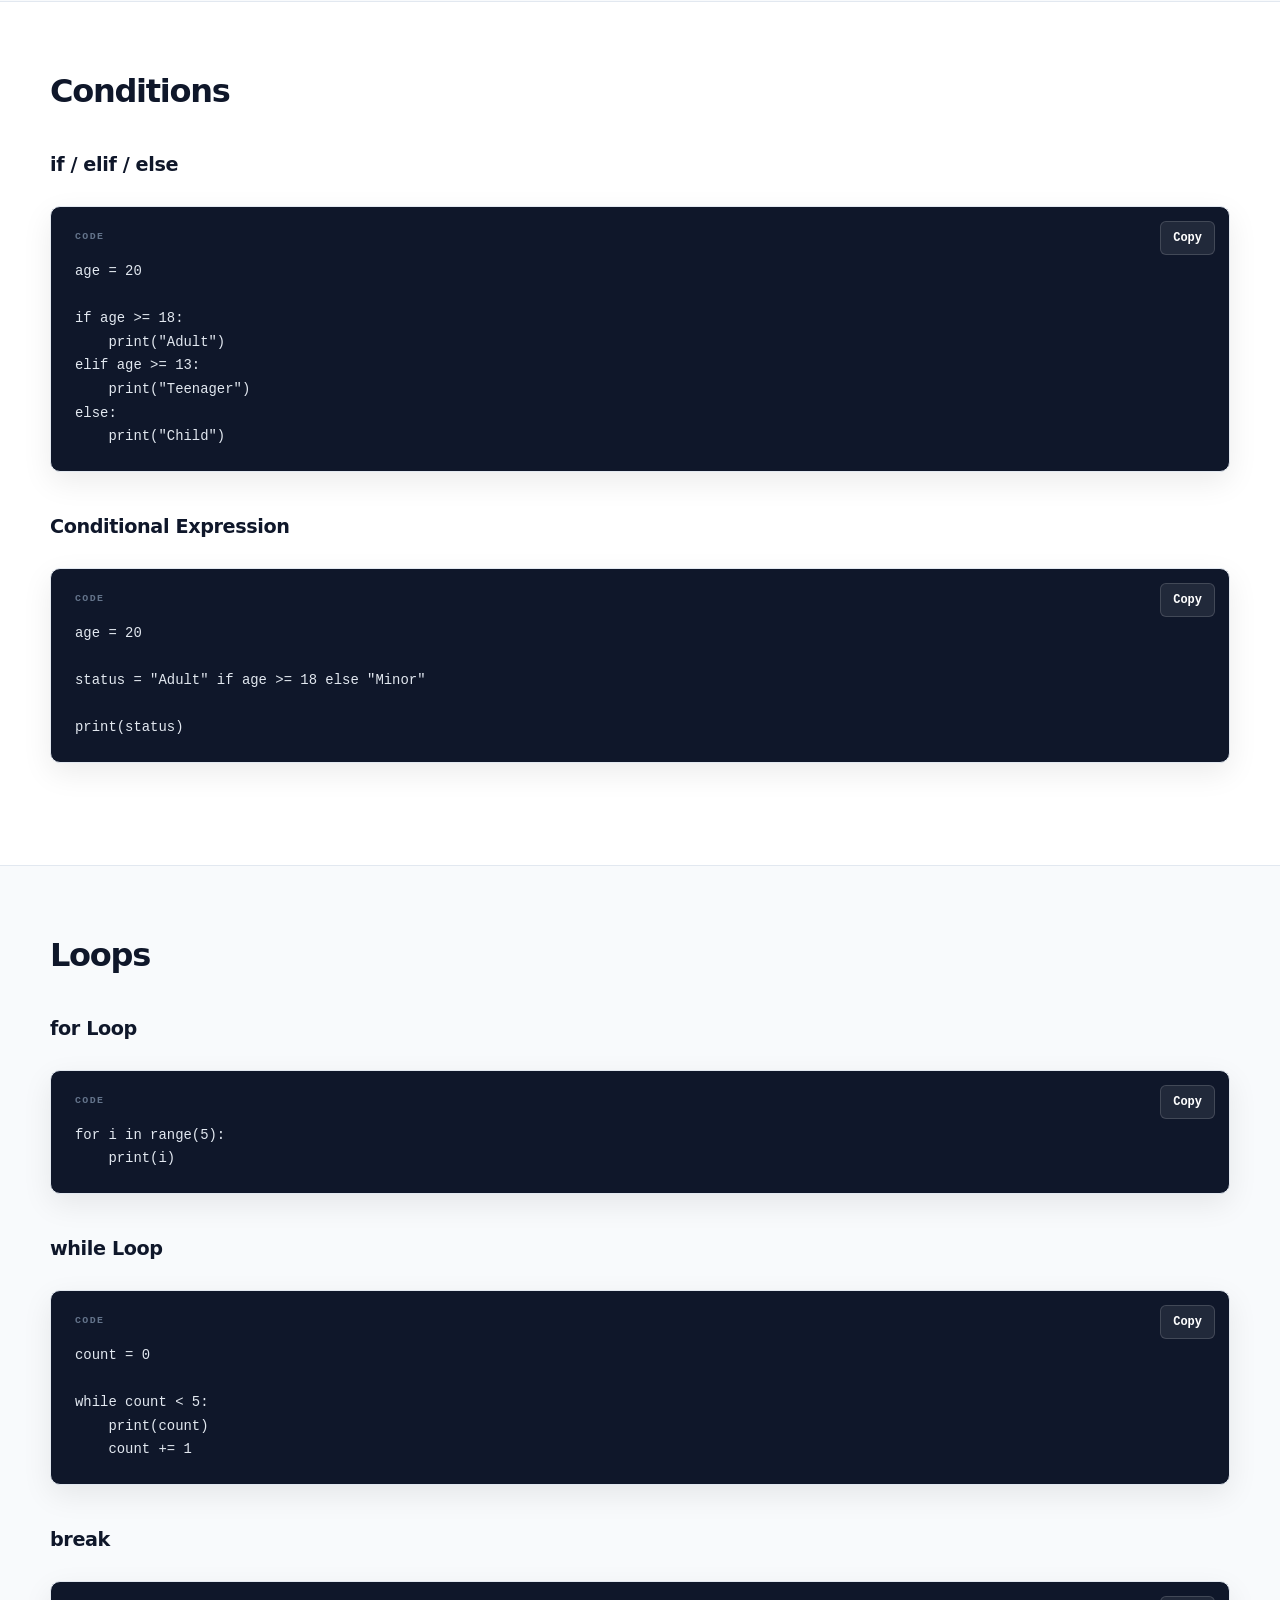
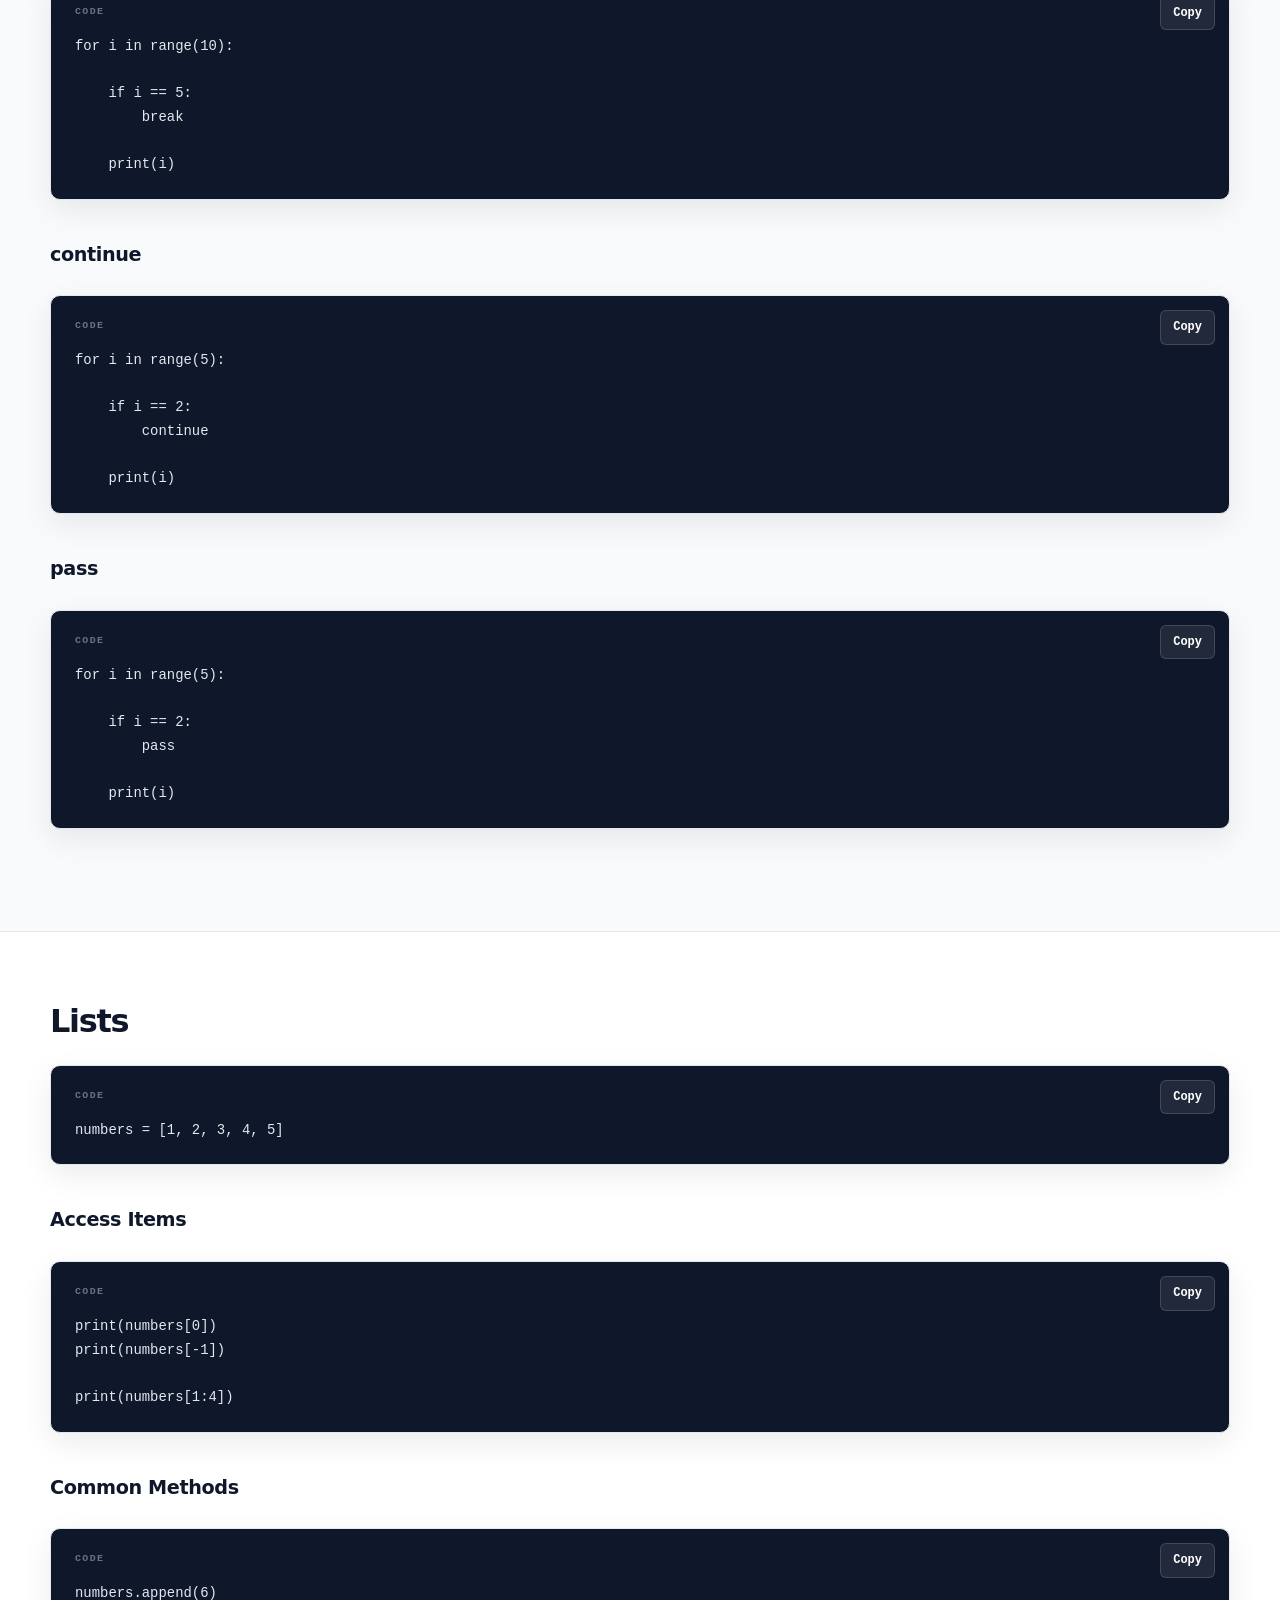
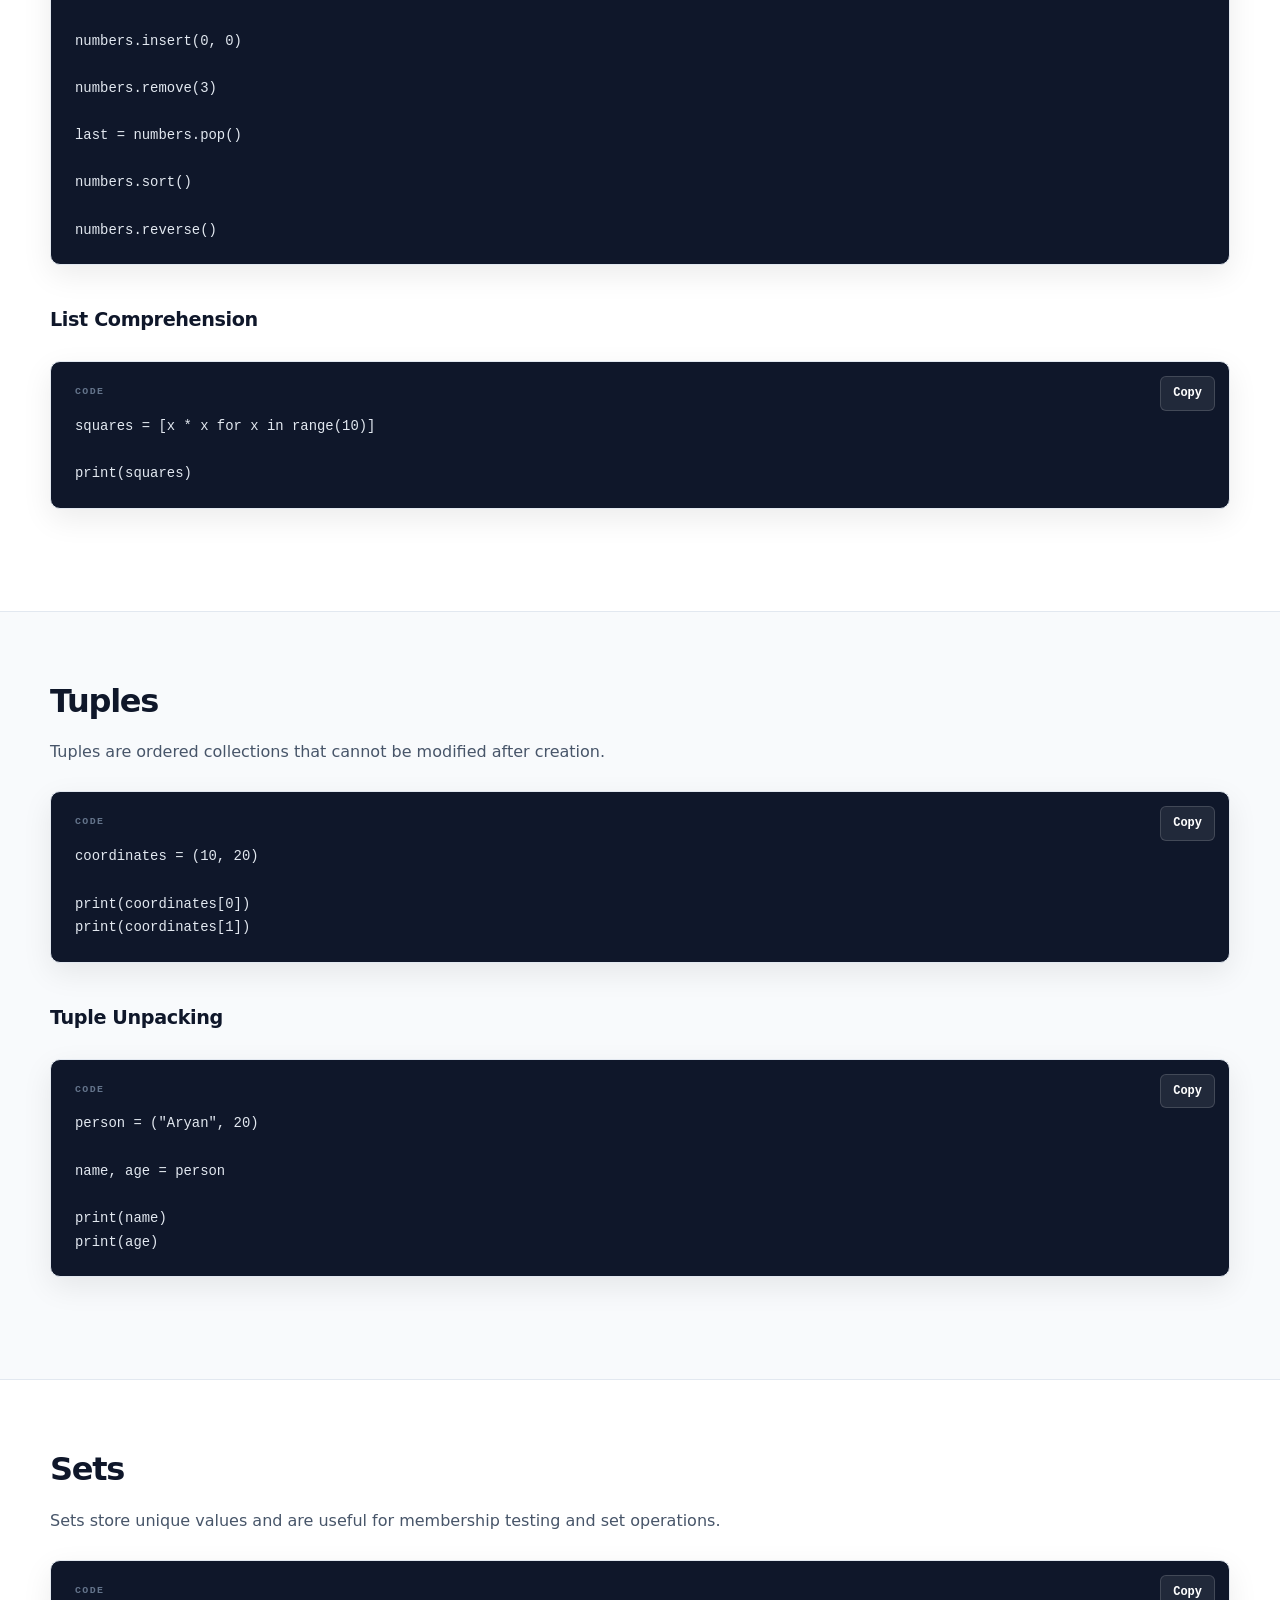
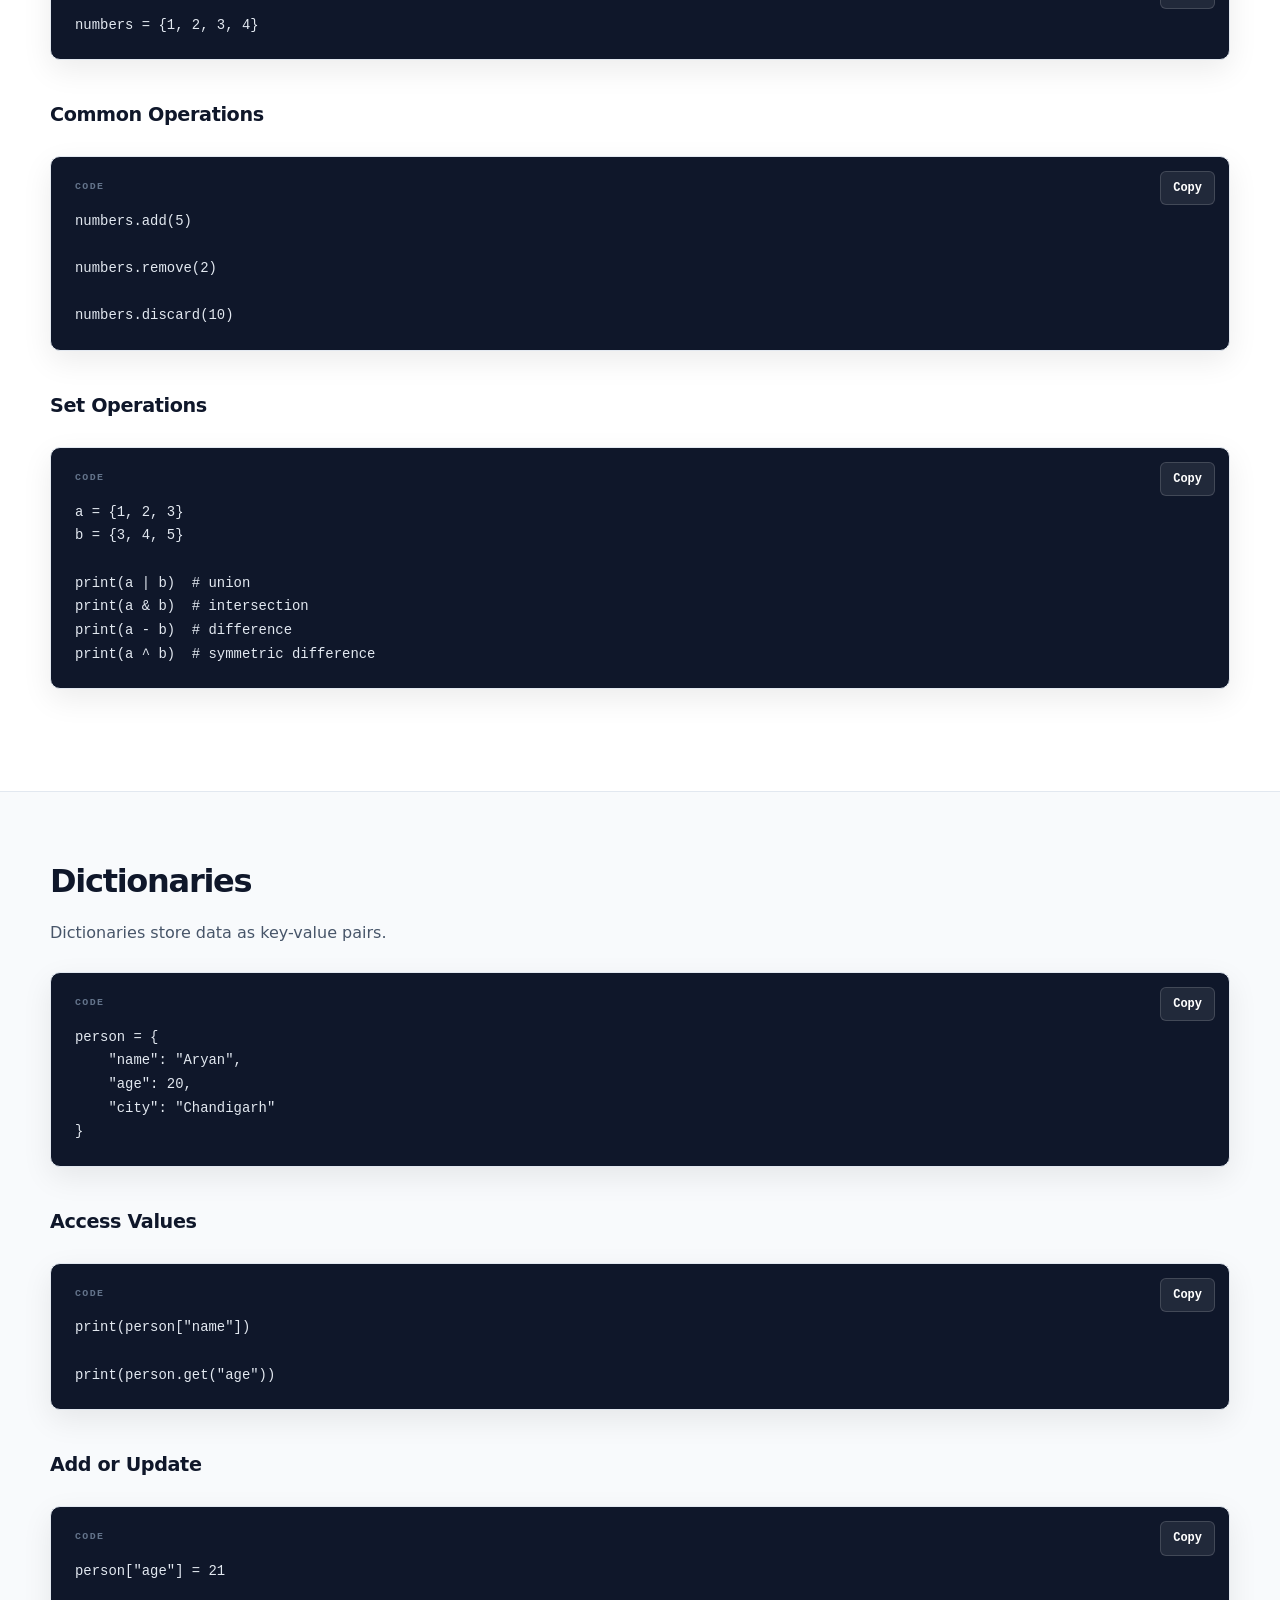
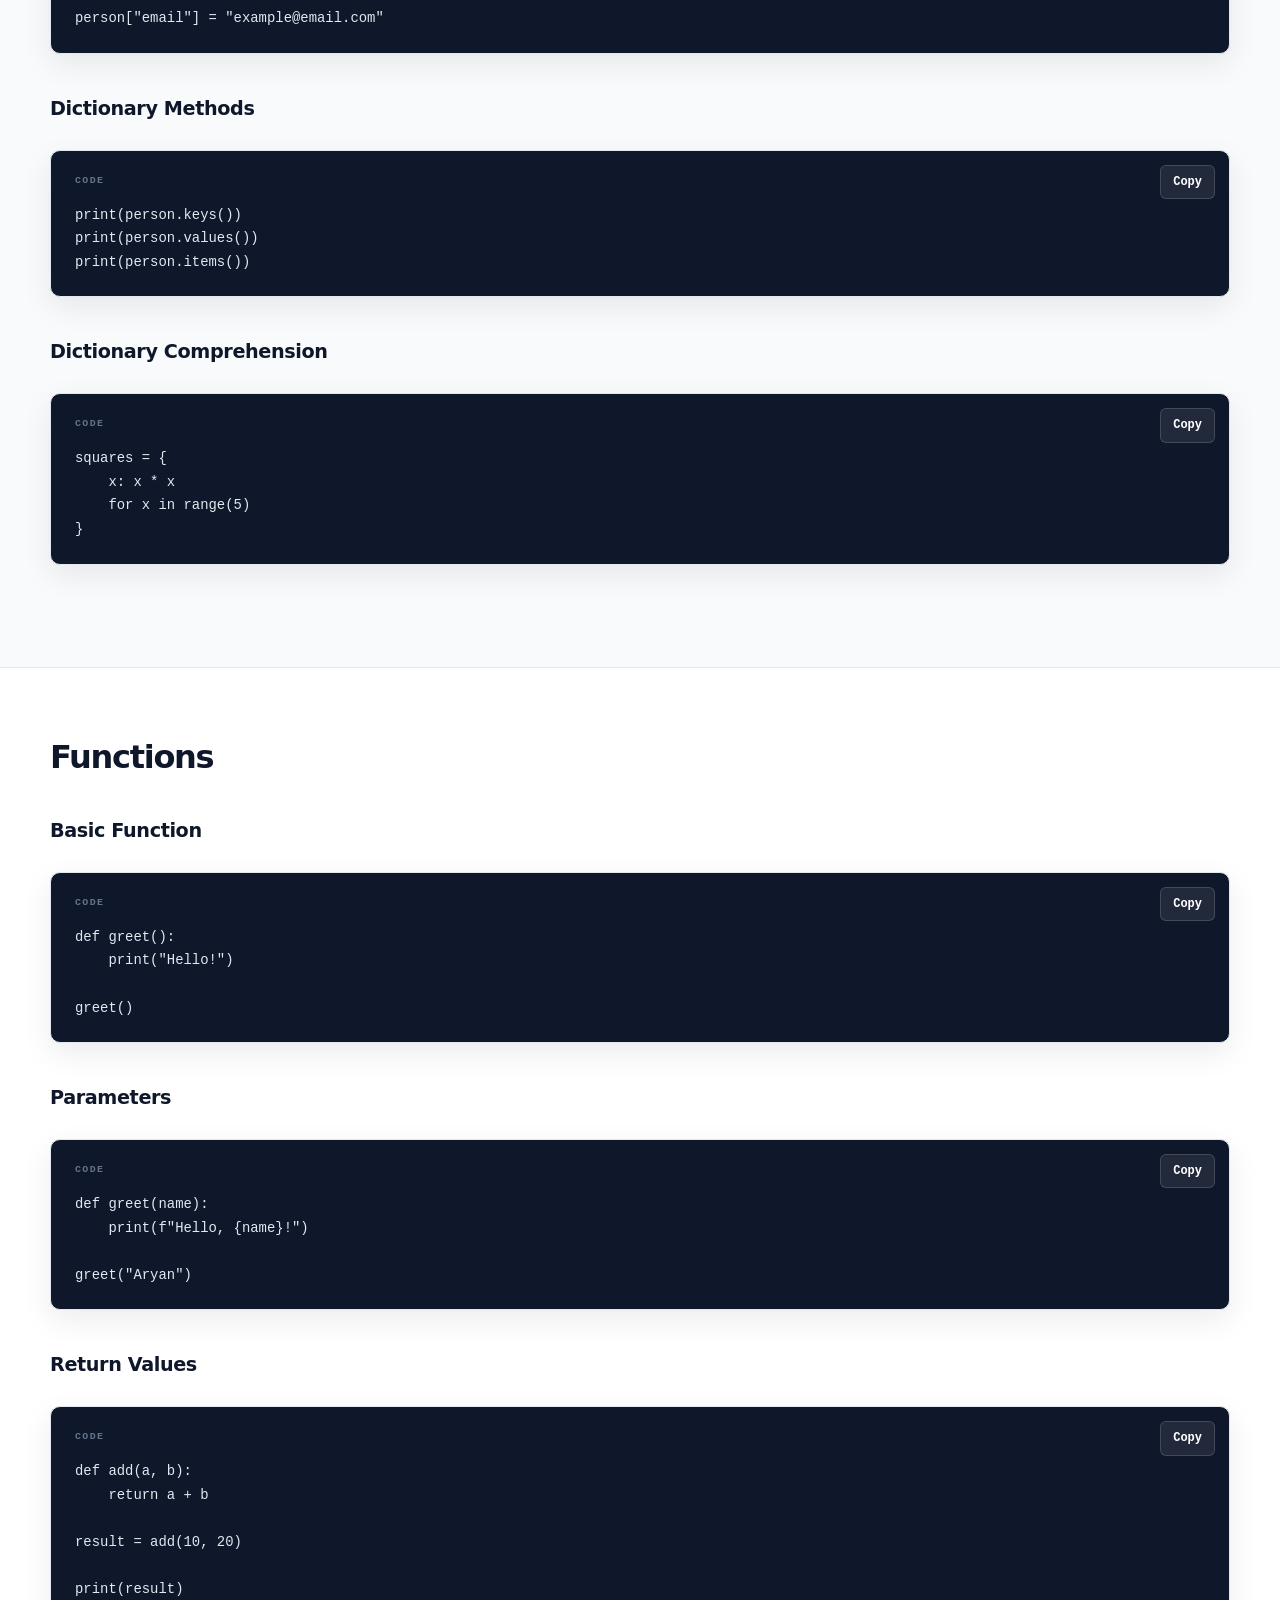
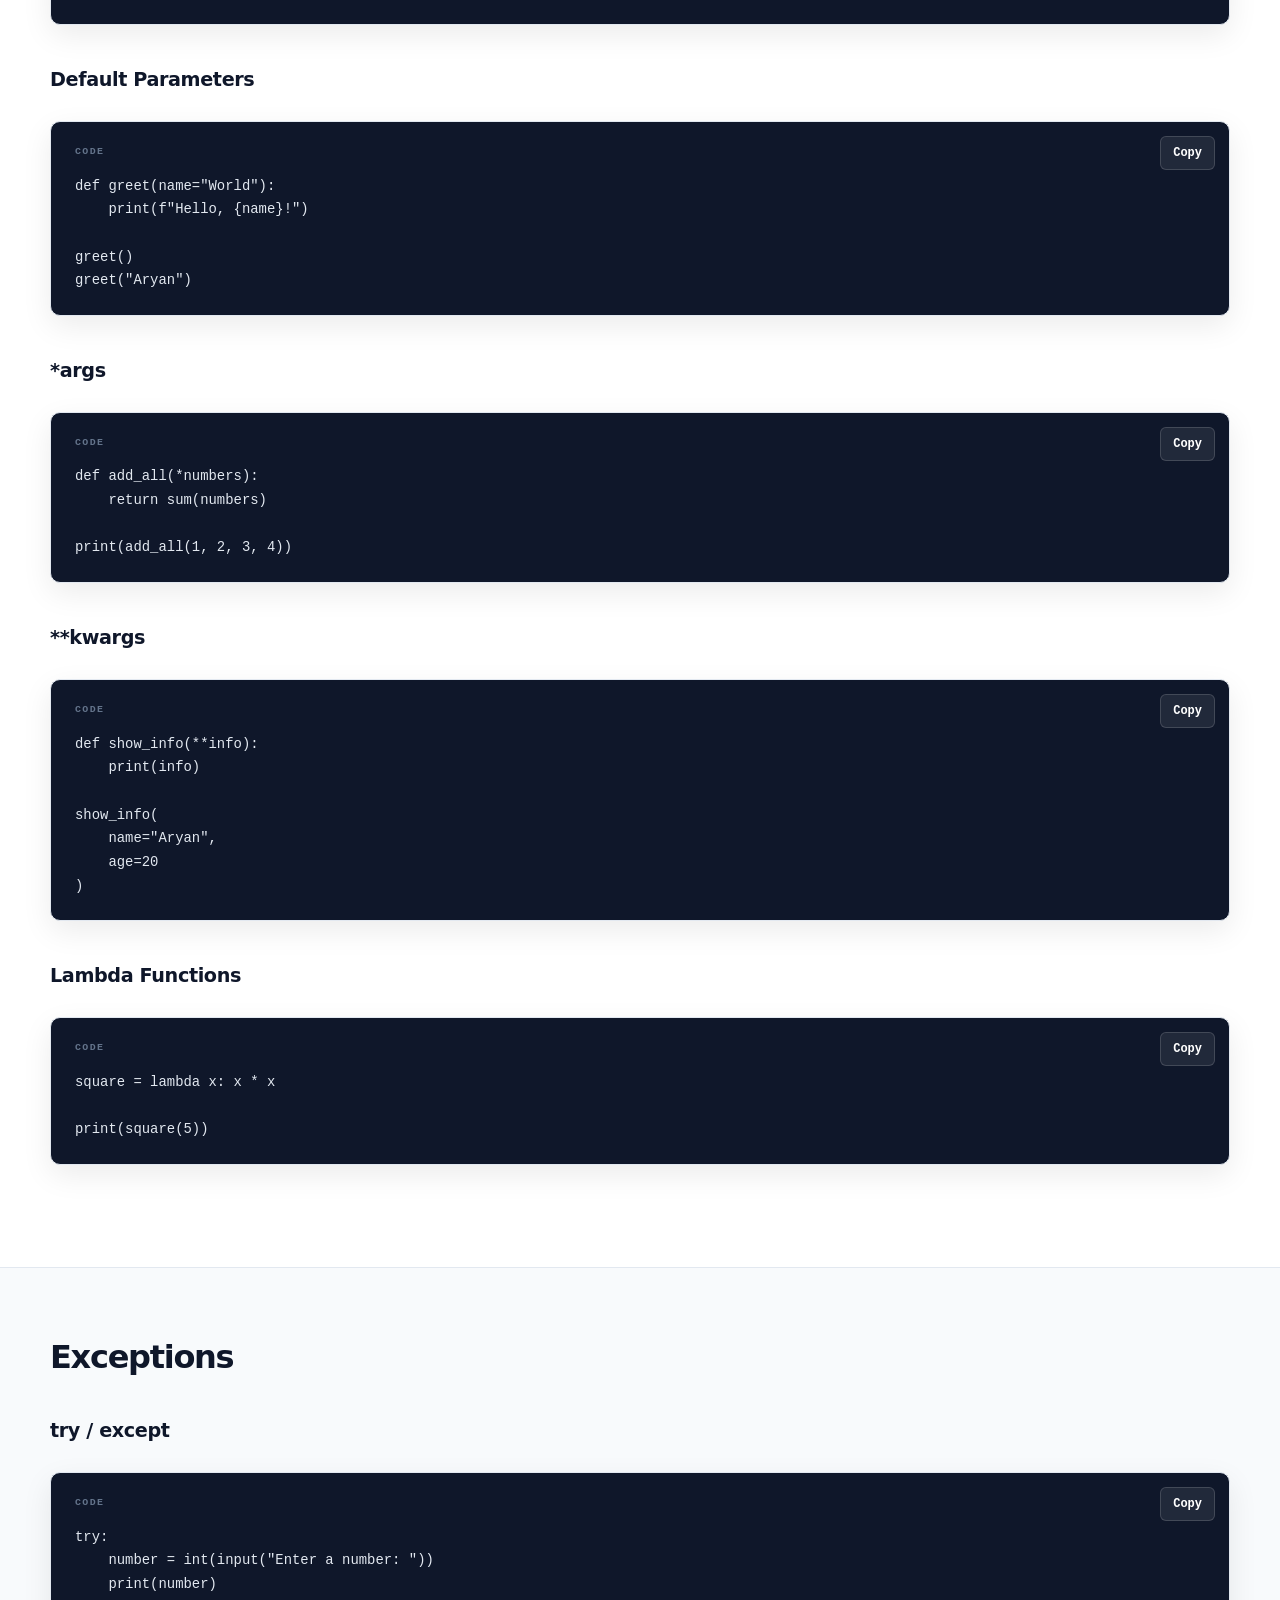
<file: cheatsheets/python.html>
<!DOCTYPE html>
<html lang="en">

<head>

    <meta charset="UTF-8">

    <meta
        name="viewport"
        content="width=device-width, initial-scale=1.0"
    >

    <title>Python Cheatsheet | Dev Cheatsheets</title>

    <link
        rel="stylesheet"
        href="../css/style.css"
    >

</head>


<body>


<header class="site-header">

    <div class="header-container">

        <a
            href="../index.html"
            class="logo"
        >
            Dev Cheatsheets
        </a>


        <nav class="main-navigation">

            <a href="../index.html">
                Home
            </a>

            <a href="html.html">
                HTML
            </a>

            <a href="css.html">
                CSS
            </a>

            <a href="js.html">
                JavaScript
            </a>

            <button
                id="themeToggle"
                class="theme-toggle"
                type="button"
                aria-label="Switch to dark mode"
            >
                🌙
            </button>

        </nav>

    </div>

</header>



<main>


<section class="docs-hero">

    <div class="docs-container">

        <p class="eyebrow">
            Programming
        </p>

        <div class="hero-text">

            <h1>
                Python
            </h1>

            <p>
                A practical Python reference covering
                syntax, data types, functions, collections,
                loops, exceptions, modules, and common
                programming patterns.
            </p>

        </div>

    </div>

</section>



<div class="docs-content">



<!-- =====================================================
     BASICS
===================================================== -->

<section class="docs-section">

    <div class="docs-container">

        <h2>
            Python Basics
        </h2>

        <p>
            Python uses indentation to define blocks of code.
            It is dynamically typed and designed to be readable
            and concise.
        </p>


        <h3>
            Hello World
        </h3>

        <pre><code>print("Hello, World!")</code></pre>


        <h3>
            Comments
        </h3>

        <pre><code># This is a single-line comment

"""
This is commonly used
for multi-line documentation.
"""</code></pre>


        <h3>
            Variables
        </h3>

        <pre><code>name = "Aryan"
age = 20
price = 99.99
is_active = True</code></pre>


        <h3>
            Multiple Assignment
        </h3>

        <pre><code>x, y, z = 10, 20, 30

a = b = c = 0</code></pre>

    </div>

</section>



<!-- =====================================================
     DATA TYPES
===================================================== -->

<section class="docs-section">

    <div class="docs-container">

        <h2>
            Data Types
        </h2>

        <p>
            Python provides several built-in data types
            for working with different kinds of values.
        </p>


        <div class="table-wrapper">

            <table>

                <thead>

                    <tr>
                        <th>Type</th>
                        <th>Example</th>
                    </tr>

                </thead>

                <tbody>

                    <tr>
                        <td>str</td>
                        <td><code>"Hello"</code></td>
                    </tr>

                    <tr>
                        <td>int</td>
                        <td><code>42</code></td>
                    </tr>

                    <tr>
                        <td>float</td>
                        <td><code>3.14</code></td>
                    </tr>

                    <tr>
                        <td>bool</td>
                        <td><code>True</code></td>
                    </tr>

                    <tr>
                        <td>list</td>
                        <td><code>[1, 2, 3]</code></td>
                    </tr>

                    <tr>
                        <td>tuple</td>
                        <td><code>(1, 2, 3)</code></td>
                    </tr>

                    <tr>
                        <td>set</td>
                        <td><code>{1, 2, 3}</code></td>
                    </tr>

                    <tr>
                        <td>dict</td>
                        <td><code>{"name": "Aryan"}</code></td>
                    </tr>

                    <tr>
                        <td>NoneType</td>
                        <td><code>None</code></td>
                    </tr>

                </tbody>

            </table>

        </div>


        <h3>
            Check a Type
        </h3>

        <pre><code>x = 42

print(type(x))</code></pre>


        <h3>
            Type Conversion
        </h3>

        <pre><code>number = int("42")
price = float("19.99")
text = str(100)
flag = bool(1)</code></pre>

    </div>

</section>



<!-- =====================================================
     STRINGS
===================================================== -->

<section class="docs-section">

    <div class="docs-container">

        <h2>
            Strings
        </h2>


        <h3>
            Creating Strings
        </h3>

        <pre><code>name = "Python"

single = 'Hello'
double = "Hello"
multi = """This is
a multi-line
string."""</code></pre>


        <h3>
            String Operations
        </h3>

        <pre><code>text = "Hello World"

print(text.upper())
print(text.lower())
print(text.strip())
print(text.replace("World", "Python"))

print(len(text))</code></pre>


        <h3>
            Indexing
        </h3>

        <pre><code>text = "Python"

print(text[0])
print(text[-1])</code></pre>


        <h3>
            Slicing
        </h3>

        <pre><code>text = "Python"

print(text[0:3])
print(text[:3])
print(text[3:])
print(text[::-1])</code></pre>


        <h3>
            f-Strings
        </h3>

        <pre><code>name = "Aryan"
age = 20

message = f"My name is {name} and I am {age}."

print(message)</code></pre>

    </div>

</section>



<!-- =====================================================
     OPERATORS
===================================================== -->

<section class="docs-section">

    <div class="docs-container">

        <h2>
            Operators
        </h2>


        <h3>
            Arithmetic
        </h3>

        <pre><code>a + b
a - b
a * b
a / b
a // b
a % b
a ** b</code></pre>


        <h3>
            Comparison
        </h3>

        <pre><code>a == b
a != b
a > b
a < b
a >= b
a <= b</code></pre>


        <h3>
            Logical
        </h3>

        <pre><code>a and b
a or b
not a</code></pre>


        <h3>
            Membership
        </h3>

        <pre><code>"x" in "Python"
3 in [1, 2, 3]
"name" in {"name": "Aryan"}</code></pre>


        <h3>
            Identity
        </h3>

        <pre><code>a is b
a is not b</code></pre>

    </div>

</section>



<!-- =====================================================
     CONDITIONS
===================================================== -->

<section class="docs-section">

    <div class="docs-container">

        <h2>
            Conditions
        </h2>


        <h3>
            if / elif / else
        </h3>

        <pre><code>age = 20

if age >= 18:
    print("Adult")
elif age >= 13:
    print("Teenager")
else:
    print("Child")</code></pre>


        <h3>
            Conditional Expression
        </h3>

        <pre><code>age = 20

status = "Adult" if age >= 18 else "Minor"

print(status)</code></pre>

    </div>

</section>



<!-- =====================================================
     LOOPS
===================================================== -->

<section class="docs-section">

    <div class="docs-container">

        <h2>
            Loops
        </h2>


        <h3>
            for Loop
        </h3>

        <pre><code>for i in range(5):
    print(i)</code></pre>


        <h3>
            while Loop
        </h3>

        <pre><code>count = 0

while count < 5:
    print(count)
    count += 1</code></pre>


        <h3>
            break
        </h3>

        <pre><code>for i in range(10):

    if i == 5:
        break

    print(i)</code></pre>


        <h3>
            continue
        </h3>

        <pre><code>for i in range(5):

    if i == 2:
        continue

    print(i)</code></pre>


        <h3>
            pass
        </h3>

        <pre><code>for i in range(5):

    if i == 2:
        pass

    print(i)</code></pre>

    </div>

</section>



<!-- =====================================================
     LISTS
===================================================== -->

<section class="docs-section">

    <div class="docs-container">

        <h2>
            Lists
        </h2>

        <pre><code>numbers = [1, 2, 3, 4, 5]</code></pre>


        <h3>
            Access Items
        </h3>

        <pre><code>print(numbers[0])
print(numbers[-1])

print(numbers[1:4])</code></pre>


        <h3>
            Common Methods
        </h3>

        <pre><code>numbers.append(6)

numbers.insert(0, 0)

numbers.remove(3)

last = numbers.pop()

numbers.sort()

numbers.reverse()</code></pre>


        <h3>
            List Comprehension
        </h3>

        <pre><code>squares = [x * x for x in range(10)]

print(squares)</code></pre>

    </div>

</section>



<!-- =====================================================
     TUPLES
===================================================== -->

<section class="docs-section">

    <div class="docs-container">

        <h2>
            Tuples
        </h2>

        <p>
            Tuples are ordered collections that cannot be
            modified after creation.
        </p>

        <pre><code>coordinates = (10, 20)

print(coordinates[0])
print(coordinates[1])</code></pre>


        <h3>
            Tuple Unpacking
        </h3>

        <pre><code>person = ("Aryan", 20)

name, age = person

print(name)
print(age)</code></pre>

    </div>

</section>



<!-- =====================================================
     SETS
===================================================== -->

<section class="docs-section">

    <div class="docs-container">

        <h2>
            Sets
        </h2>

        <p>
            Sets store unique values and are useful for
            membership testing and set operations.
        </p>

        <pre><code>numbers = {1, 2, 3, 4}</code></pre>


        <h3>
            Common Operations
        </h3>

        <pre><code>numbers.add(5)

numbers.remove(2)

numbers.discard(10)</code></pre>


        <h3>
            Set Operations
        </h3>

        <pre><code>a = {1, 2, 3}
b = {3, 4, 5}

print(a | b)  # union
print(a & b)  # intersection
print(a - b)  # difference
print(a ^ b)  # symmetric difference</code></pre>

    </div>

</section>



<!-- =====================================================
     DICTIONARIES
===================================================== -->

<section class="docs-section">

    <div class="docs-container">

        <h2>
            Dictionaries
        </h2>

        <p>
            Dictionaries store data as key-value pairs.
        </p>

        <pre><code>person = {
    "name": "Aryan",
    "age": 20,
    "city": "Chandigarh"
}</code></pre>


        <h3>
            Access Values
        </h3>

        <pre><code>print(person["name"])

print(person.get("age"))</code></pre>


        <h3>
            Add or Update
        </h3>

        <pre><code>person["age"] = 21

person["email"] = "example@email.com"</code></pre>


        <h3>
            Dictionary Methods
        </h3>

        <pre><code>print(person.keys())
print(person.values())
print(person.items())</code></pre>


        <h3>
            Dictionary Comprehension
        </h3>

        <pre><code>squares = {
    x: x * x
    for x in range(5)
}</code></pre>

    </div>

</section>



<!-- =====================================================
     FUNCTIONS
===================================================== -->

<section class="docs-section">

    <div class="docs-container">

        <h2>
            Functions
        </h2>


        <h3>
            Basic Function
        </h3>

        <pre><code>def greet():
    print("Hello!")

greet()</code></pre>


        <h3>
            Parameters
        </h3>

        <pre><code>def greet(name):
    print(f"Hello, {name}!")

greet("Aryan")</code></pre>


        <h3>
            Return Values
        </h3>

        <pre><code>def add(a, b):
    return a + b

result = add(10, 20)

print(result)</code></pre>


        <h3>
            Default Parameters
        </h3>

        <pre><code>def greet(name="World"):
    print(f"Hello, {name}!")

greet()
greet("Aryan")</code></pre>


        <h3>
            *args
        </h3>

        <pre><code>def add_all(*numbers):
    return sum(numbers)

print(add_all(1, 2, 3, 4))</code></pre>


        <h3>
            **kwargs
        </h3>

        <pre><code>def show_info(**info):
    print(info)

show_info(
    name="Aryan",
    age=20
)</code></pre>


        <h3>
            Lambda Functions
        </h3>

        <pre><code>square = lambda x: x * x

print(square(5))</code></pre>

    </div>

</section>



<!-- =====================================================
     EXCEPTIONS
===================================================== -->

<section class="docs-section">

    <div class="docs-container">

        <h2>
            Exceptions
        </h2>


        <h3>
            try / except
        </h3>

        <pre><code>try:
    number = int(input("Enter a number: "))
    print(number)

except ValueError:
    print("Invalid number.")</code></pre>


        <h3>
            else / finally
        </h3>

        <pre><code>try:
    result = 10 / 2

except ZeroDivisionError:
    print("Cannot divide by zero.")

else:
    print(result)

finally:
    print("Finished.")</code></pre>


        <h3>
            raise
        </h3>

        <pre><code>age = -1

if age < 0:
    raise ValueError("Age cannot be negative.")</code></pre>

    </div>

</section>



<!-- =====================================================
     FILE HANDLING
===================================================== -->

<section class="docs-section">

    <div class="docs-container">

        <h2>
            File Handling
        </h2>


        <h3>
            Read a File
        </h3>

        <pre><code>with open("data.txt", "r") as file:
    content = file.read()

print(content)</code></pre>


        <h3>
            Write a File
        </h3>

        <pre><code>with open("data.txt", "w") as file:
    file.write("Hello Python!")</code></pre>


        <h3>
            Append to a File
        </h3>

        <pre><code>with open("data.txt", "a") as file:
    file.write("\nNew line")</code></pre>

    </div>

</section>



<!-- =====================================================
     MODULES
===================================================== -->

<section class="docs-section">

    <div class="docs-container">

        <h2>
            Modules
        </h2>


        <h3>
            Import a Module
        </h3>

        <pre><code>import math

print(math.sqrt(25))</code></pre>


        <h3>
            Import Specific Items
        </h3>

        <pre><code>from math import sqrt

print(sqrt(25))</code></pre>


        <h3>
            Alias
        </h3>

        <pre><code>import math as m

print(m.sqrt(25))</code></pre>

    </div>

</section>



<!-- =====================================================
     USEFUL BUILT-INS
===================================================== -->

<section class="docs-section">

    <div class="docs-container">

        <h2>
            Useful Built-in Functions
        </h2>


        <div class="table-wrapper">

            <table>

                <thead>

                    <tr>
                        <th>Function</th>
                        <th>Purpose</th>
                    </tr>

                </thead>

                <tbody>

                    <tr>
                        <td><code>print()</code></td>
                        <td>Display output</td>
                    </tr>

                    <tr>
                        <td><code>len()</code></td>
                        <td>Get length</td>
                    </tr>

                    <tr>
                        <td><code>type()</code></td>
                        <td>Get object type</td>
                    </tr>

                    <tr>
                        <td><code>range()</code></td>
                        <td>Generate a sequence of numbers</td>
                    </tr>

                    <tr>
                        <td><code>sum()</code></td>
                        <td>Calculate a total</td>
                    </tr>

                    <tr>
                        <td><code>min()</code></td>
                        <td>Find minimum</td>
                    </tr>

                    <tr>
                        <td><code>max()</code></td>
                        <td>Find maximum</td>
                    </tr>

                    <tr>
                        <td><code>sorted()</code></td>
                        <td>Return sorted values</td>
                    </tr>

                    <tr>
                        <td><code>enumerate()</code></td>
                        <td>Get index and value</td>
                    </tr>

                    <tr>
                        <td><code>zip()</code></td>
                        <td>Combine iterables</td>
                    </tr>

                </tbody>

            </table>

        </div>


        <h3>
            enumerate()
        </h3>

        <pre><code>names = ["Aryan", "John", "Alex"]

for index, name in enumerate(names):
    print(index, name)</code></pre>


        <h3>
            zip()
        </h3>

        <pre><code>names = ["Aryan", "John"]
ages = [20, 21]

for name, age in zip(names, ages):
    print(name, age)</code></pre>

    </div>

</section>



<!-- =====================================================
     OBJECT ORIENTED PROGRAMMING
===================================================== -->

<section class="docs-section">

    <div class="docs-container">

        <h2>
            Object-Oriented Programming
        </h2>


        <h3>
            Class and Object
        </h3>

        <pre><code>class Person:

    def __init__(self, name, age):
        self.name = name
        self.age = age

    def greet(self):
        print(f"Hello, {self.name}!")


person = Person("Aryan", 20)

person.greet()</code></pre>


        <h3>
            Inheritance
        </h3>

        <pre><code>class Animal:

    def speak(self):
        print("Animal sound")


class Dog(Animal):

    def bark(self):
        print("Woof!")


dog = Dog()

dog.speak()
dog.bark()</code></pre>

    </div>

</section>



<!-- =====================================================
     VIRTUAL ENVIRONMENT
===================================================== -->

<section class="docs-section">

    <div class="docs-container">

        <h2>
            Virtual Environments
        </h2>


        <h3>
            Create Environment
        </h3>

        <pre><code>python -m venv .venv</code></pre>


        <h3>
            Activate on Windows
        </h3>

        <pre><code>.venv\Scripts\activate</code></pre>


        <h3>
            Activate on macOS / Linux
        </h3>

        <pre><code>source .venv/bin/activate</code></pre>


        <h3>
            Deactivate
        </h3>

        <pre><code>deactivate</code></pre>

    </div>

</section>



<!-- =====================================================
     PIP
===================================================== -->

<section class="docs-section">

    <div class="docs-container">

        <h2>
            pip
        </h2>

        <p>
            pip is commonly used to install and manage
            Python packages.
        </p>


        <h3>
            Install Package
        </h3>

        <pre><code>pip install requests</code></pre>


        <h3>
            Upgrade Package
        </h3>

        <pre><code>pip install --upgrade requests</code></pre>


        <h3>
            Uninstall Package
        </h3>

        <pre><code>pip uninstall requests</code></pre>


        <h3>
            List Packages
        </h3>

        <pre><code>pip list</code></pre>


        <h3>
            requirements.txt
        </h3>

        <pre><code>pip freeze > requirements.txt

pip install -r requirements.txt</code></pre>

    </div>

</section>



<!-- =====================================================
     QUICK REFERENCE
===================================================== -->

<section class="docs-section">

    <div class="docs-container">

        <h2>
            Quick Reference
        </h2>

        <ul>

            <li>
                <code>print()</code> — output text
            </li>

            <li>
                <code>input()</code> — receive user input
            </li>

            <li>
                <code>if / elif / else</code> — conditions
            </li>

            <li>
                <code>for</code> — iterate over values
            </li>

            <li>
                <code>while</code> — repeat while a condition is true
            </li>

            <li>
                <code>def</code> — define a function
            </li>

            <li>
                <code>class</code> — define a class
            </li>

            <li>
                <code>import</code> — import a module
            </li>

            <li>
                <code>try / except</code> — handle exceptions
            </li>

            <li>
                <code>with</code> — manage resources such as files
            </li>

        </ul>

    </div>

</section>



</div>



<div class="docs-back">

    <div class="docs-container">

        <a href="../index.html">
            ← Back to all cheatsheets
        </a>

    </div>

</div>


</main>



<footer class="site-footer">

    <div class="footer-container">

        <p>
            © <span id="currentYear"></span>
            Dev Cheatsheets
        </p>

    </div>

</footer>



<script src="../js/app.js"></script>

</body>

</html>
</file>
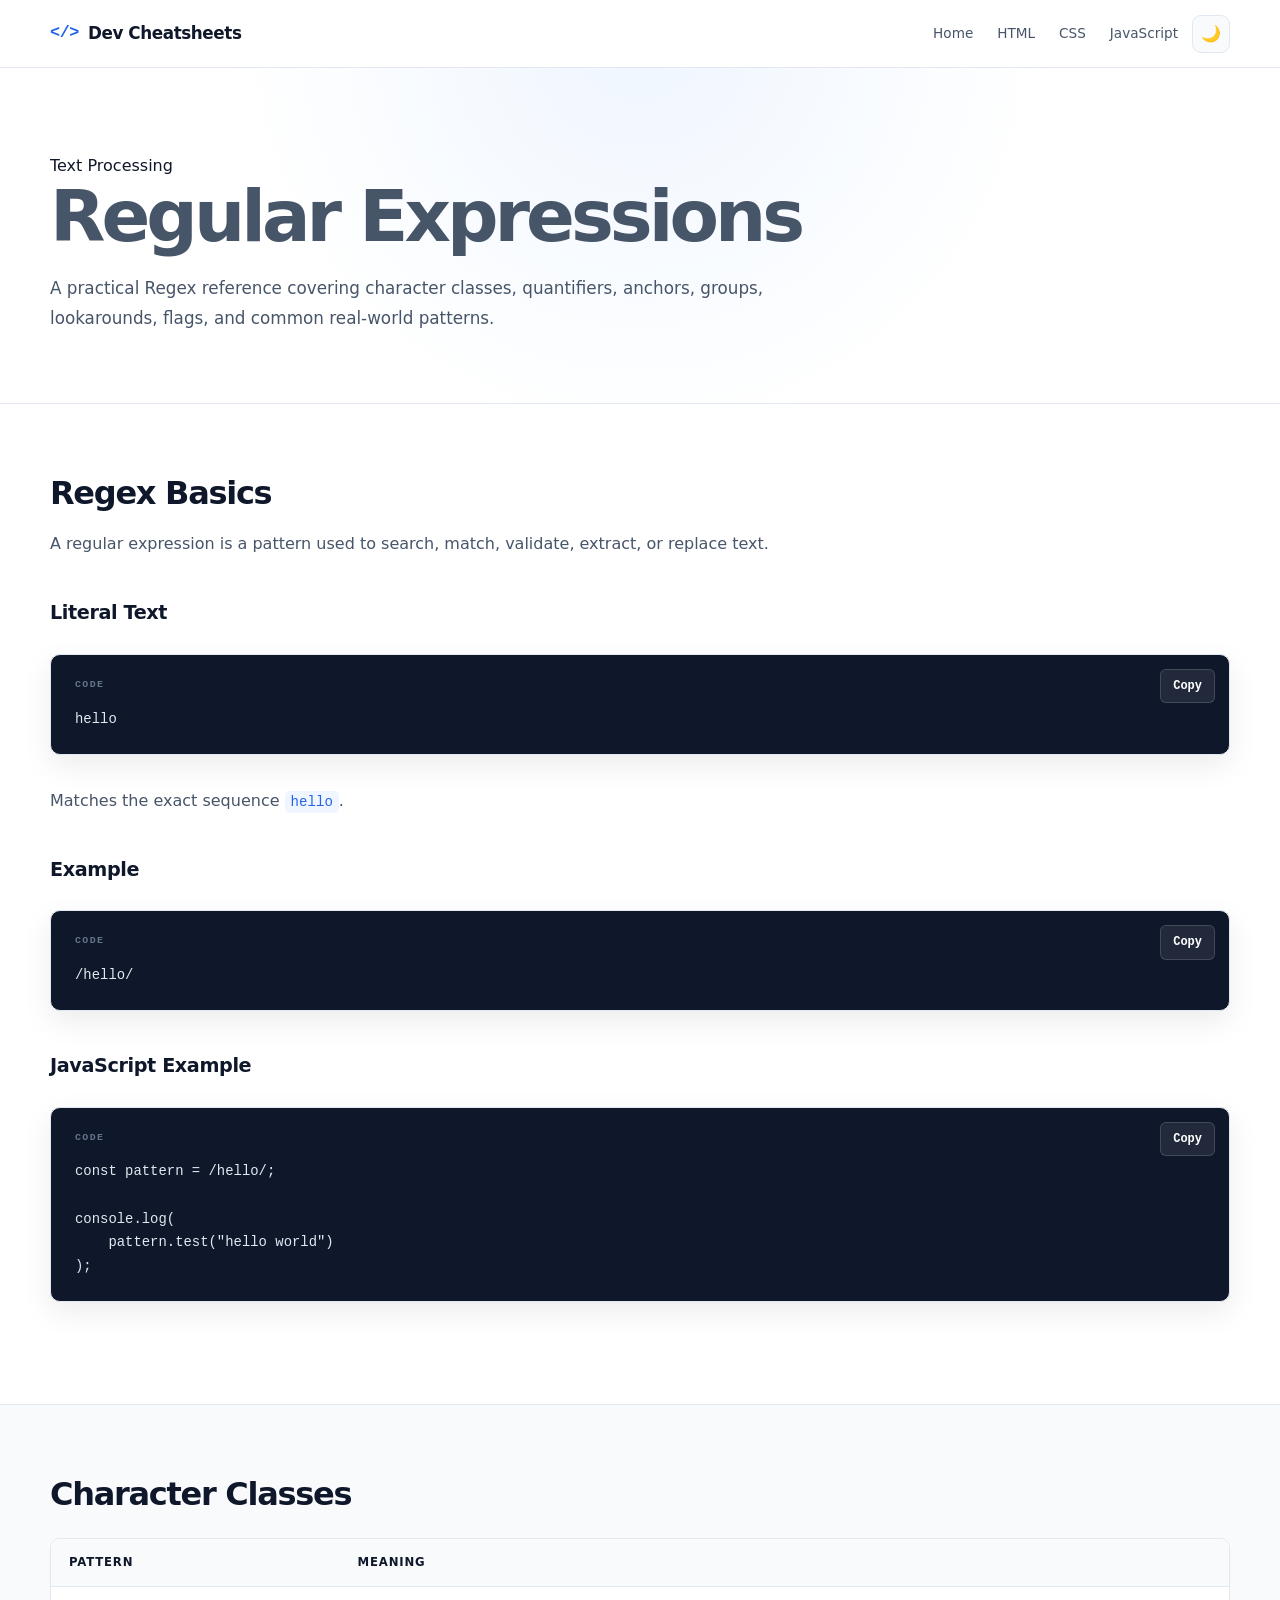
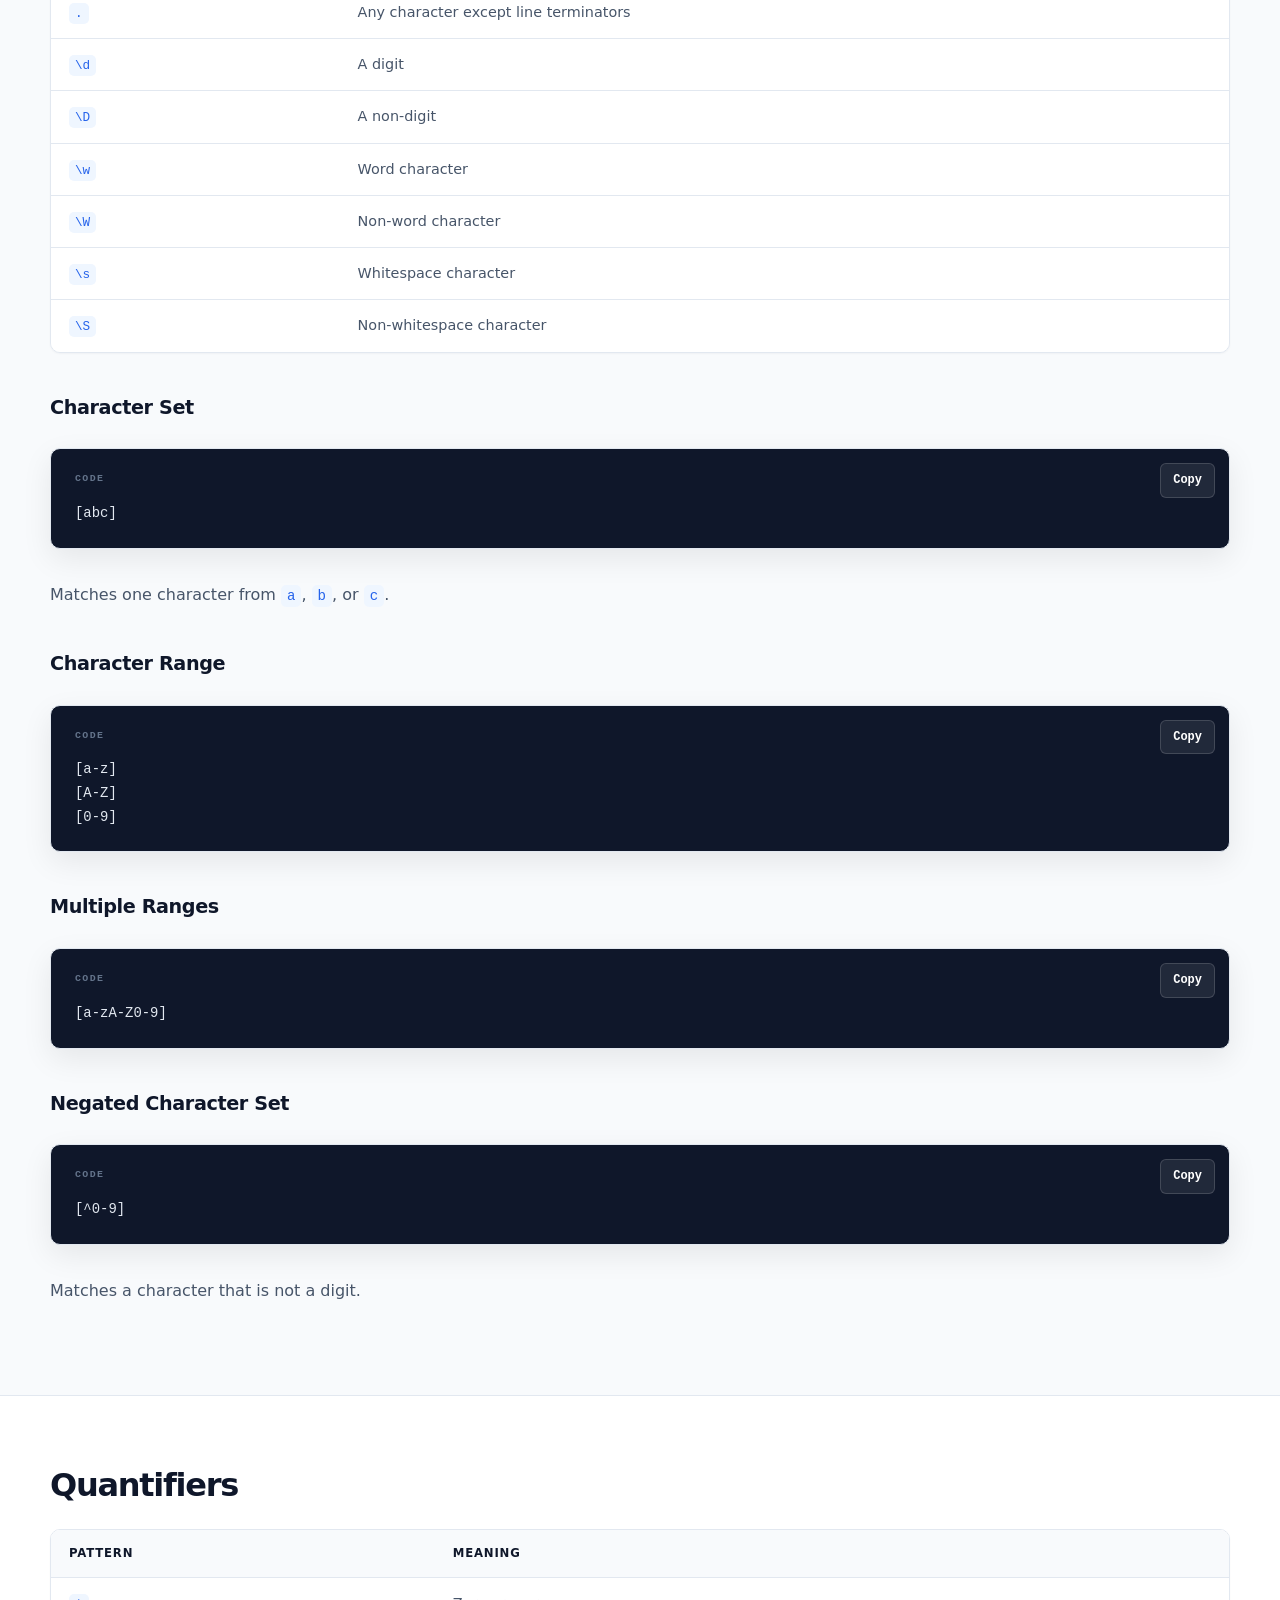
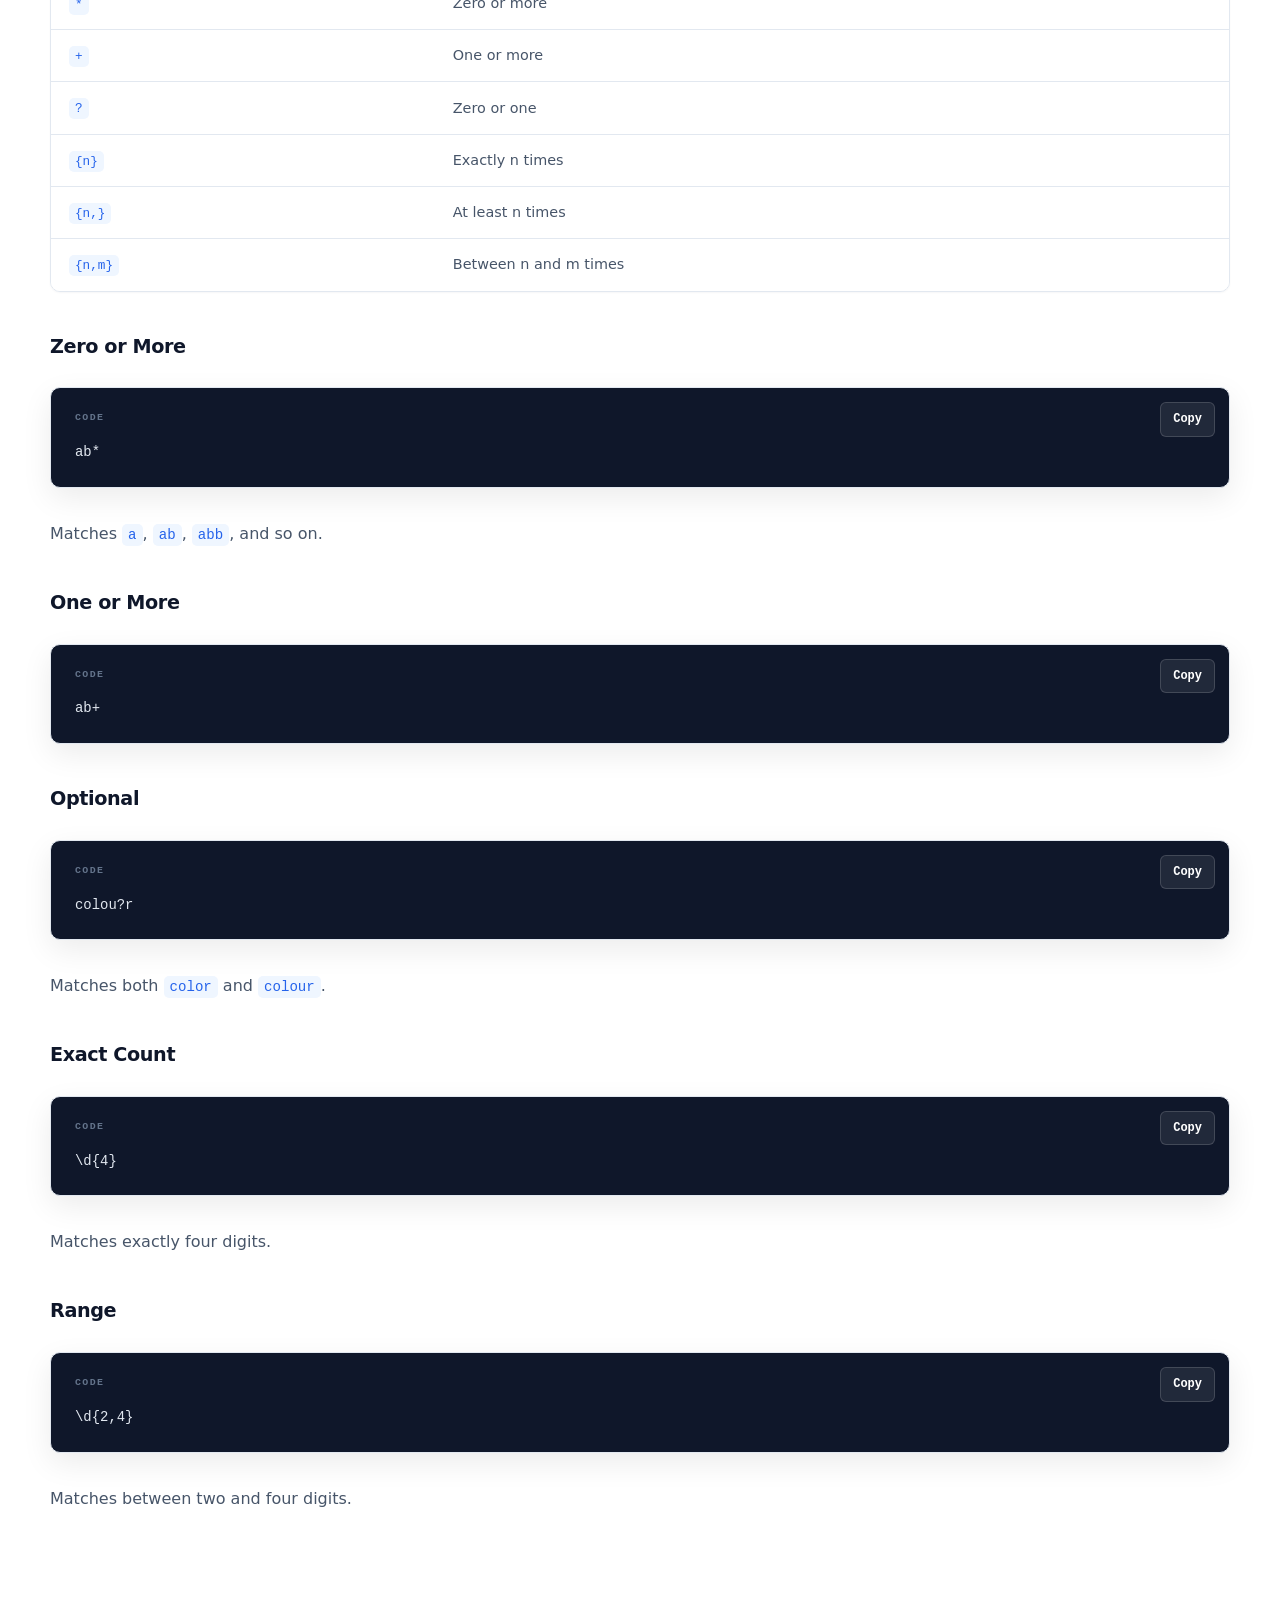
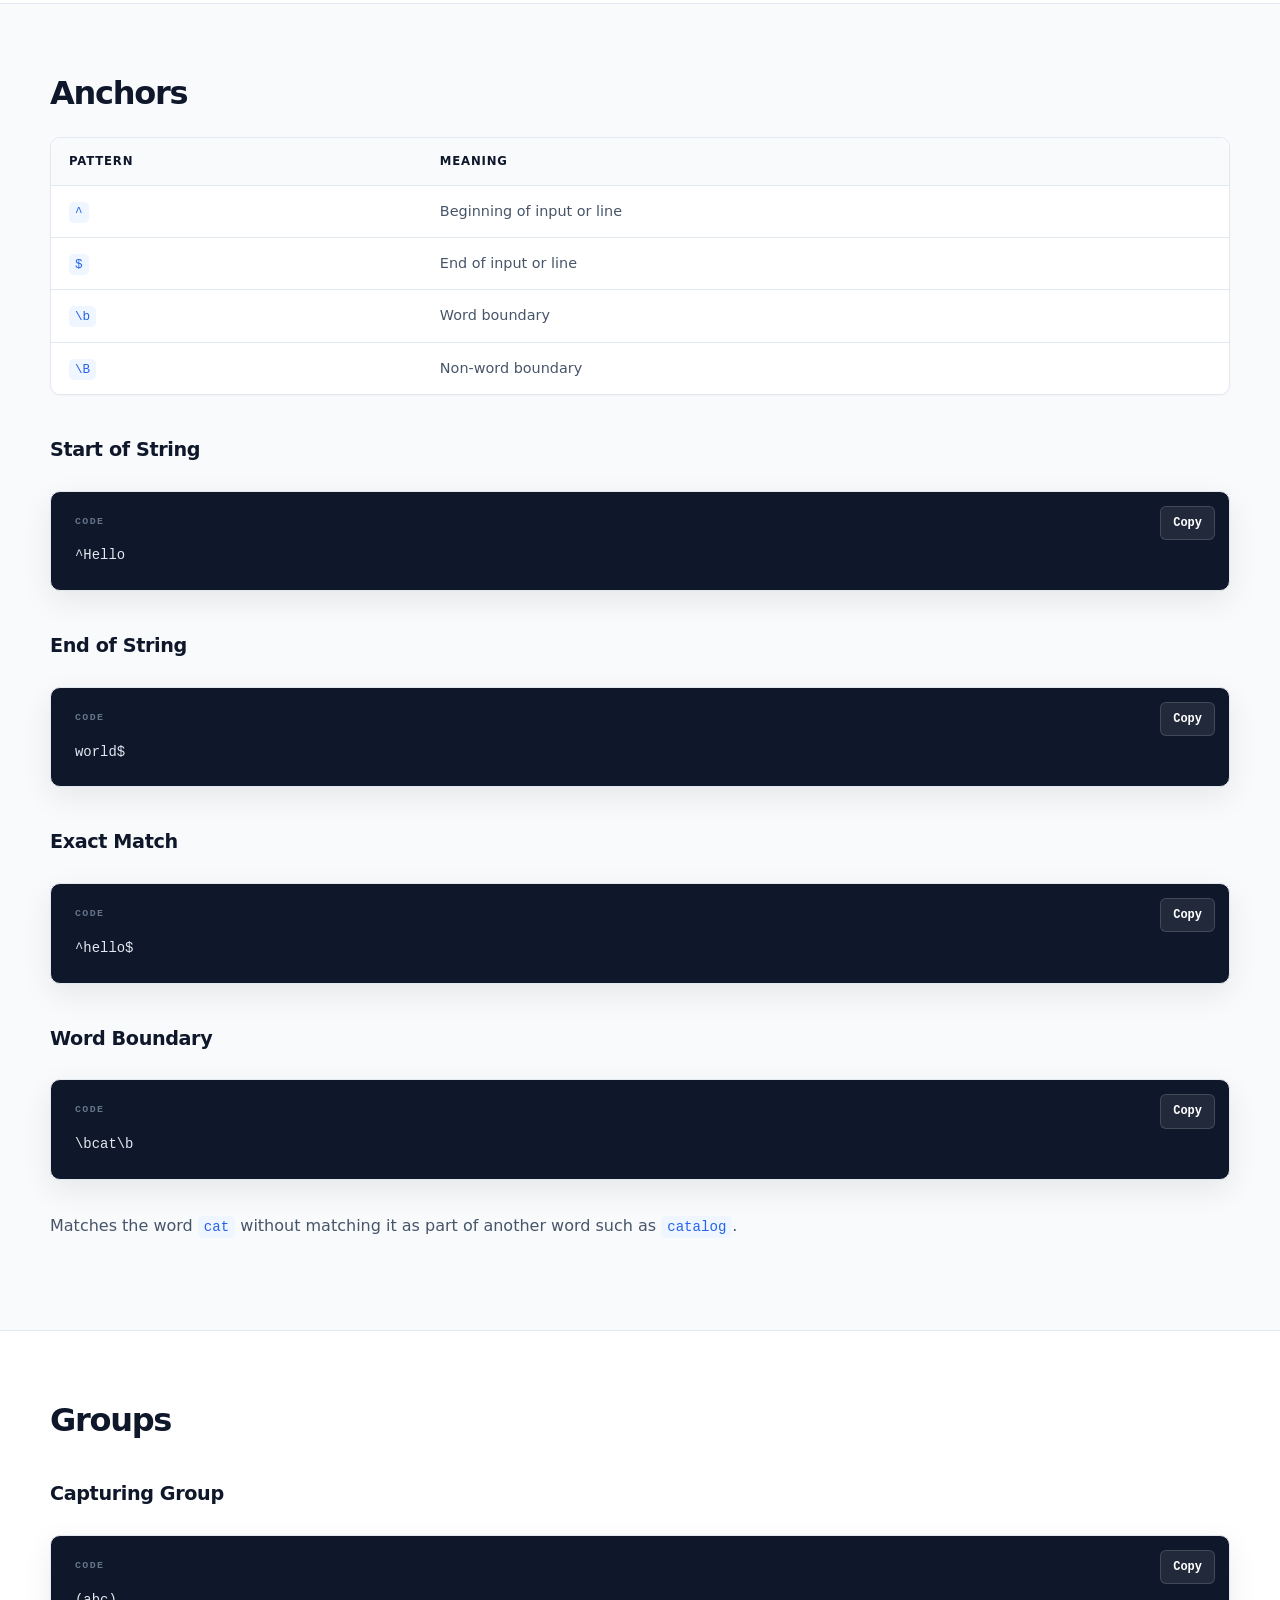
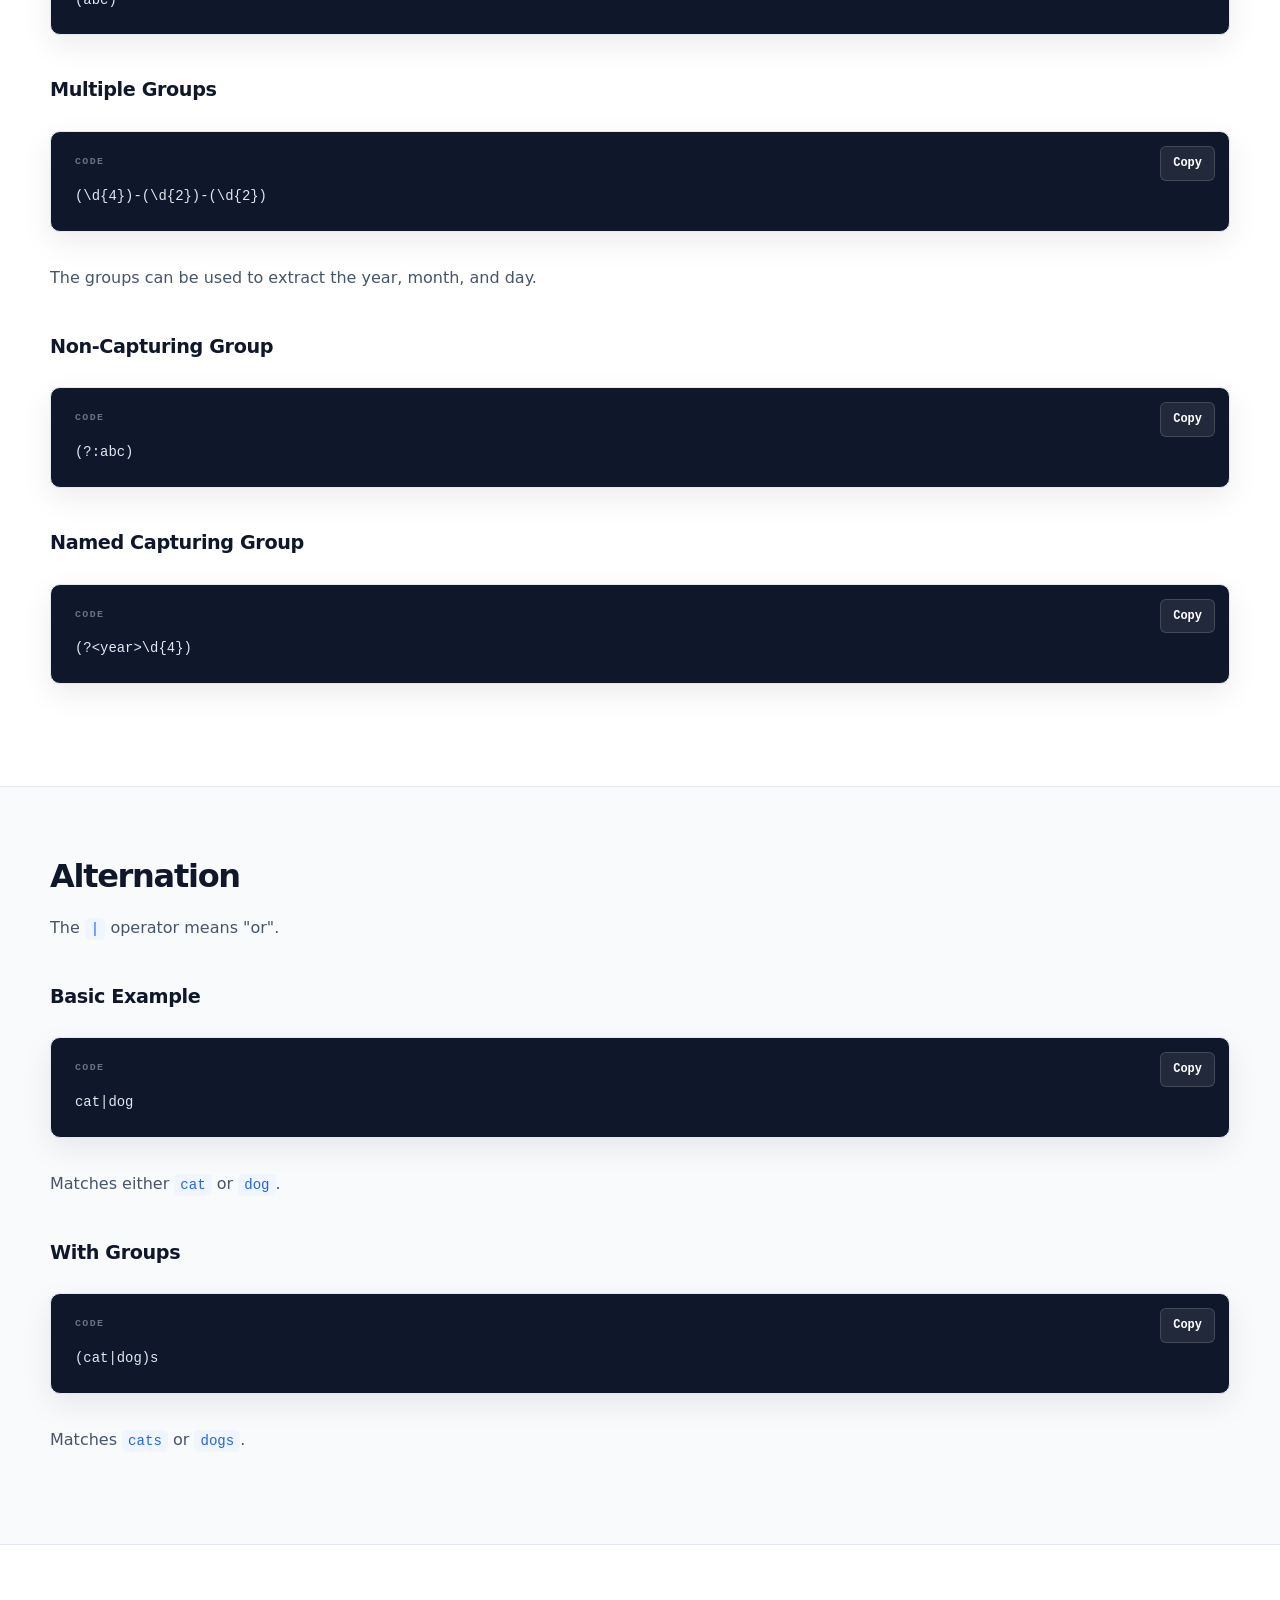
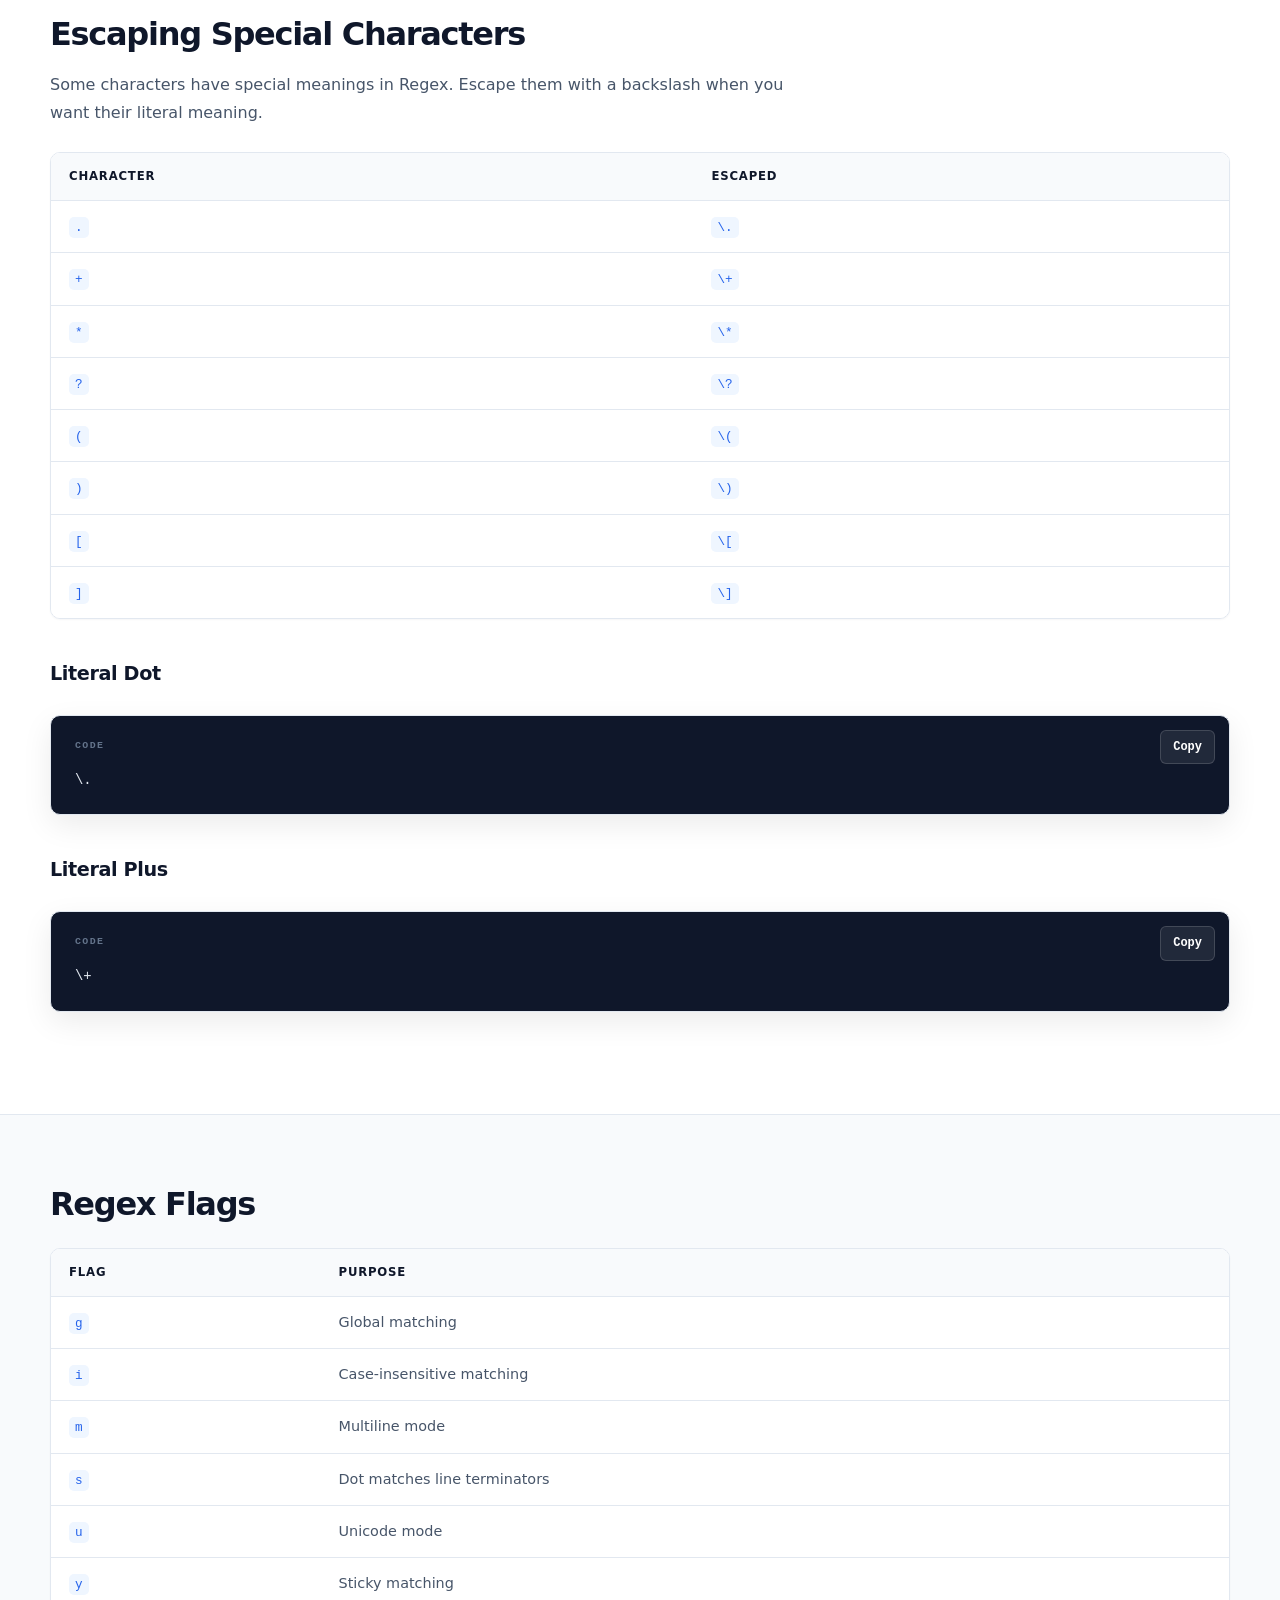
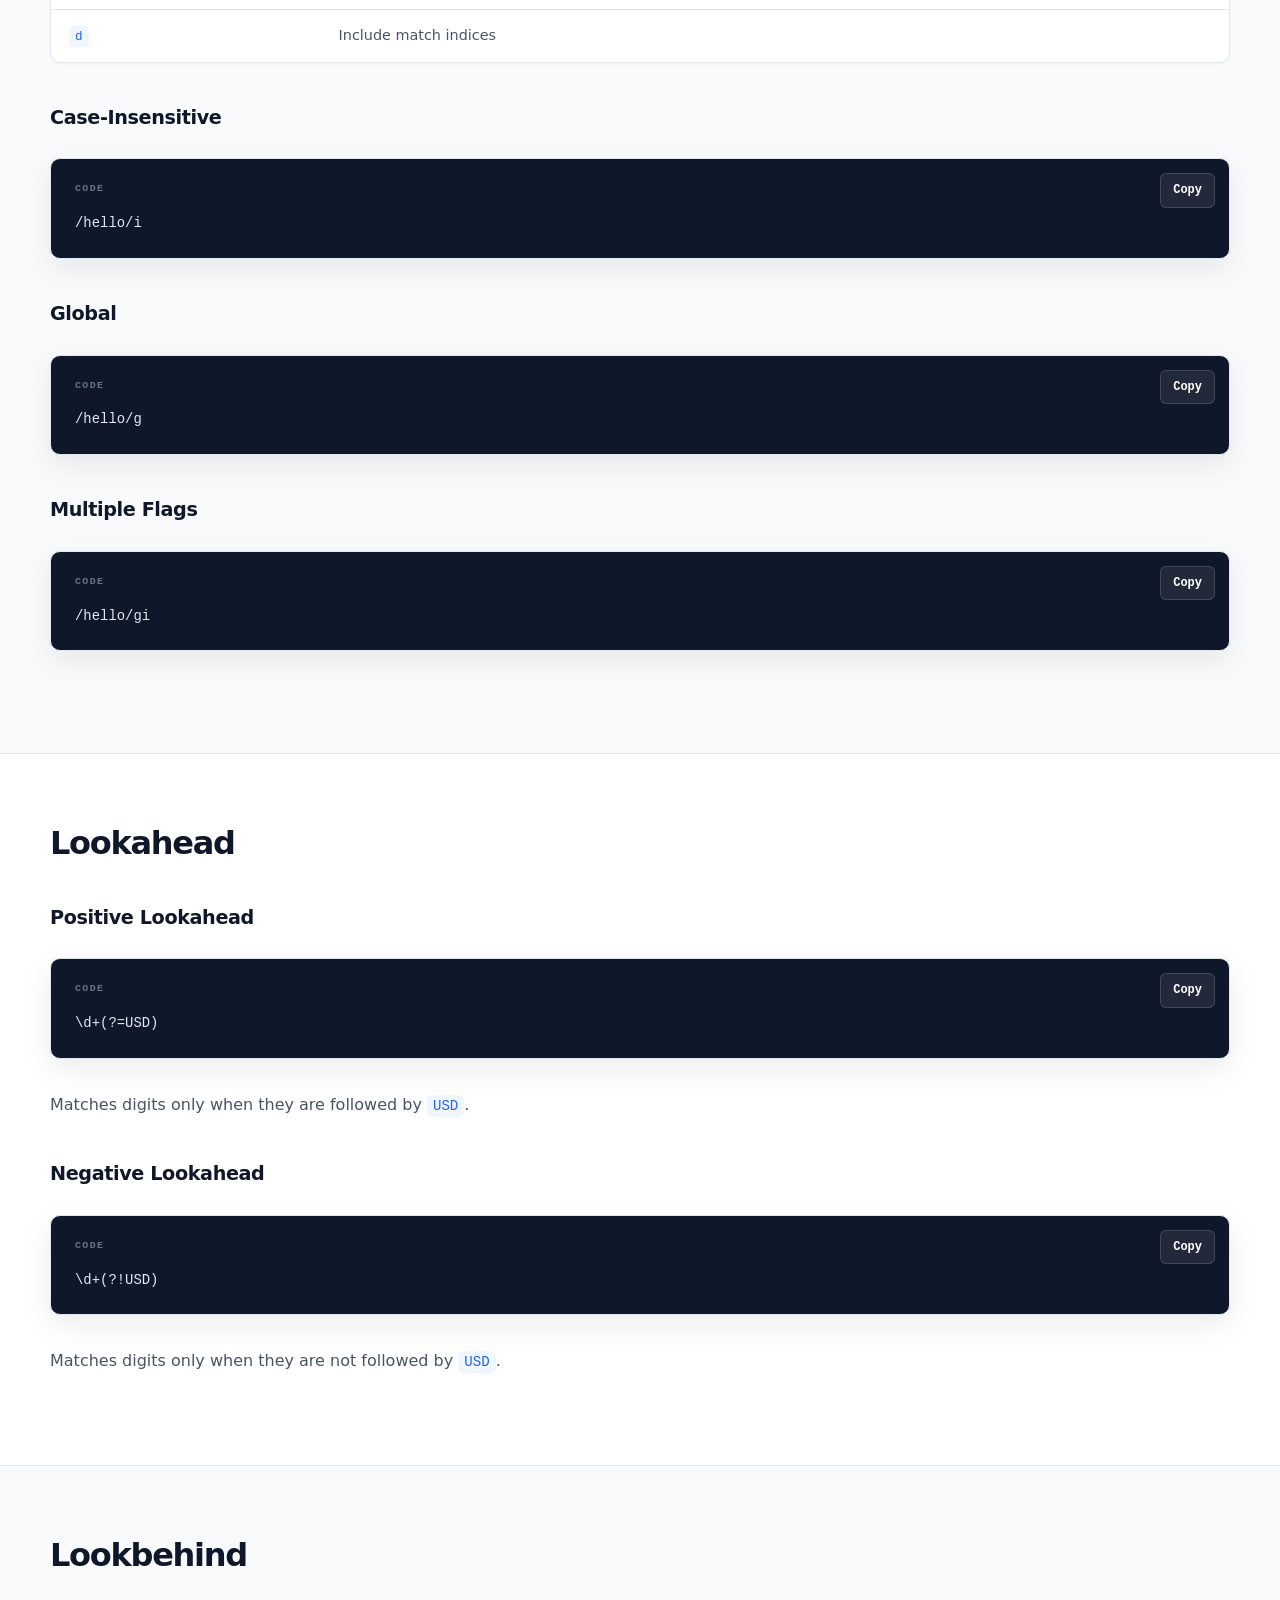
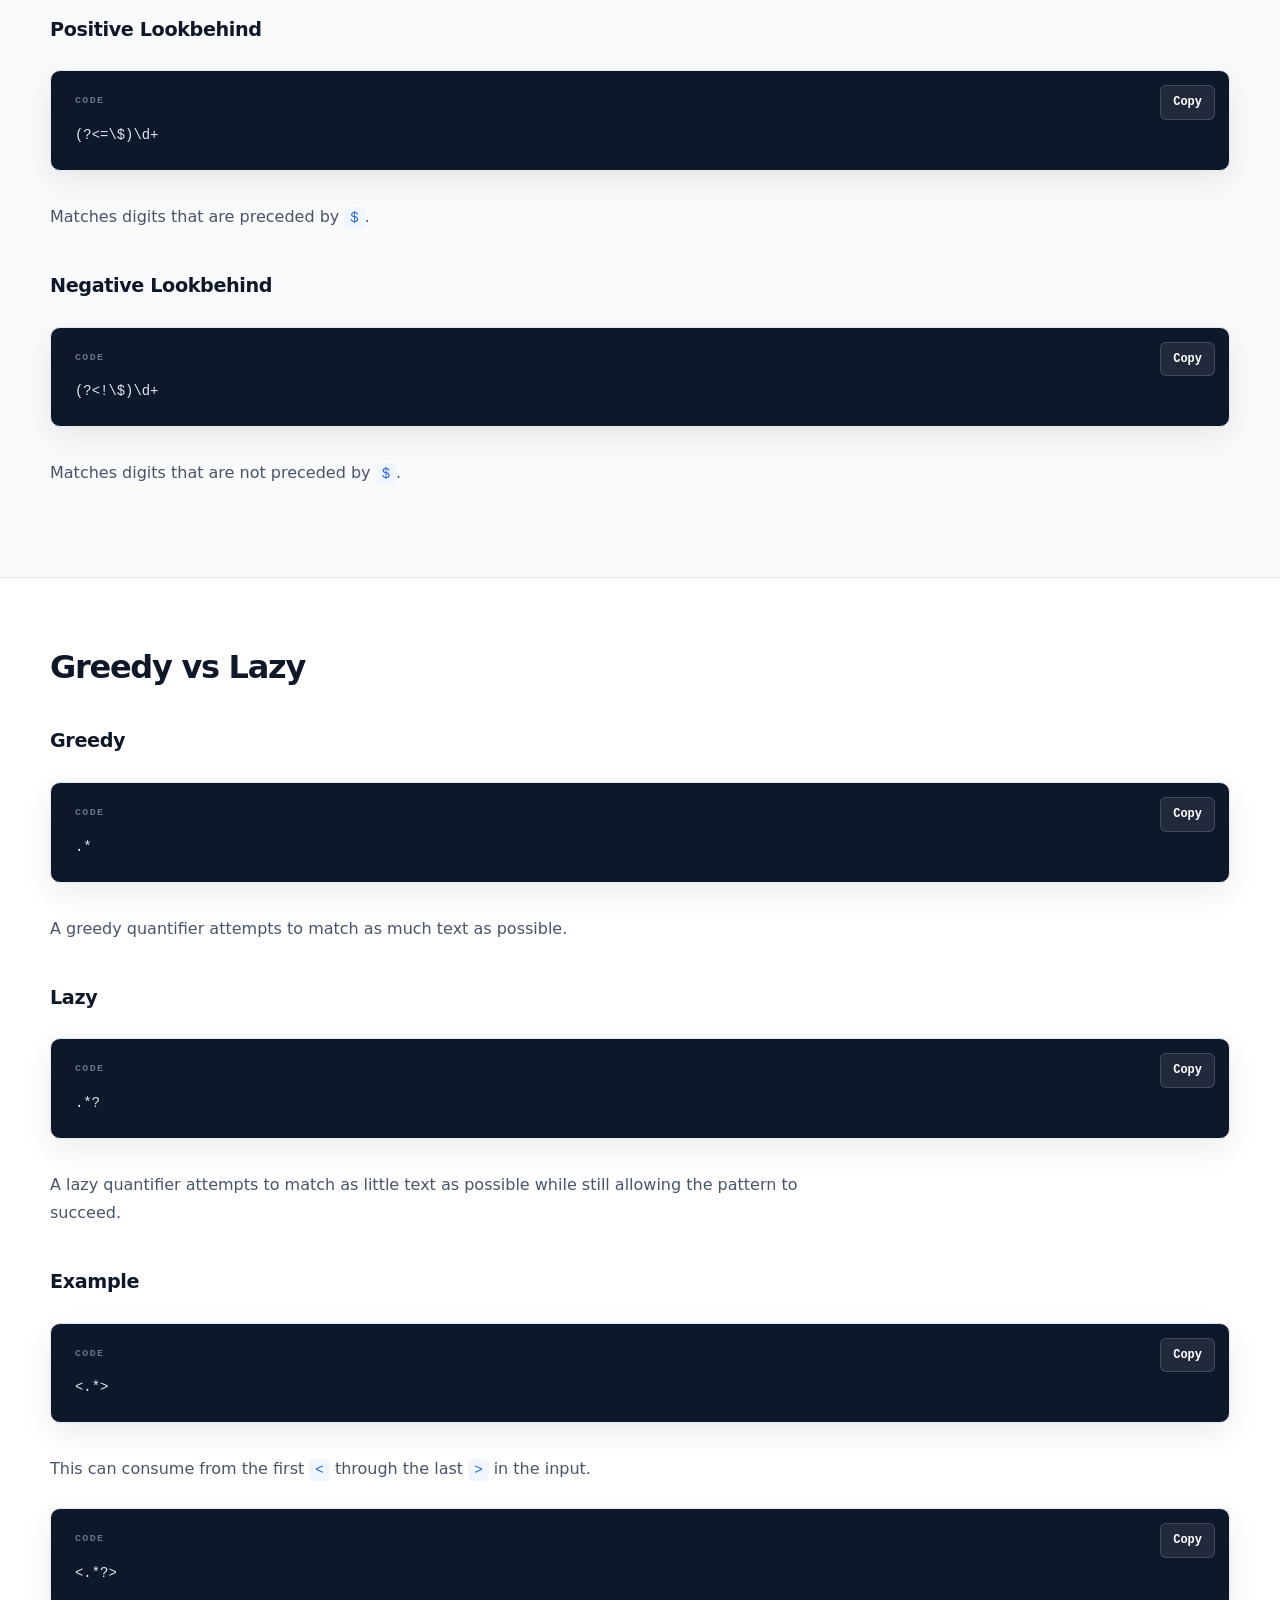
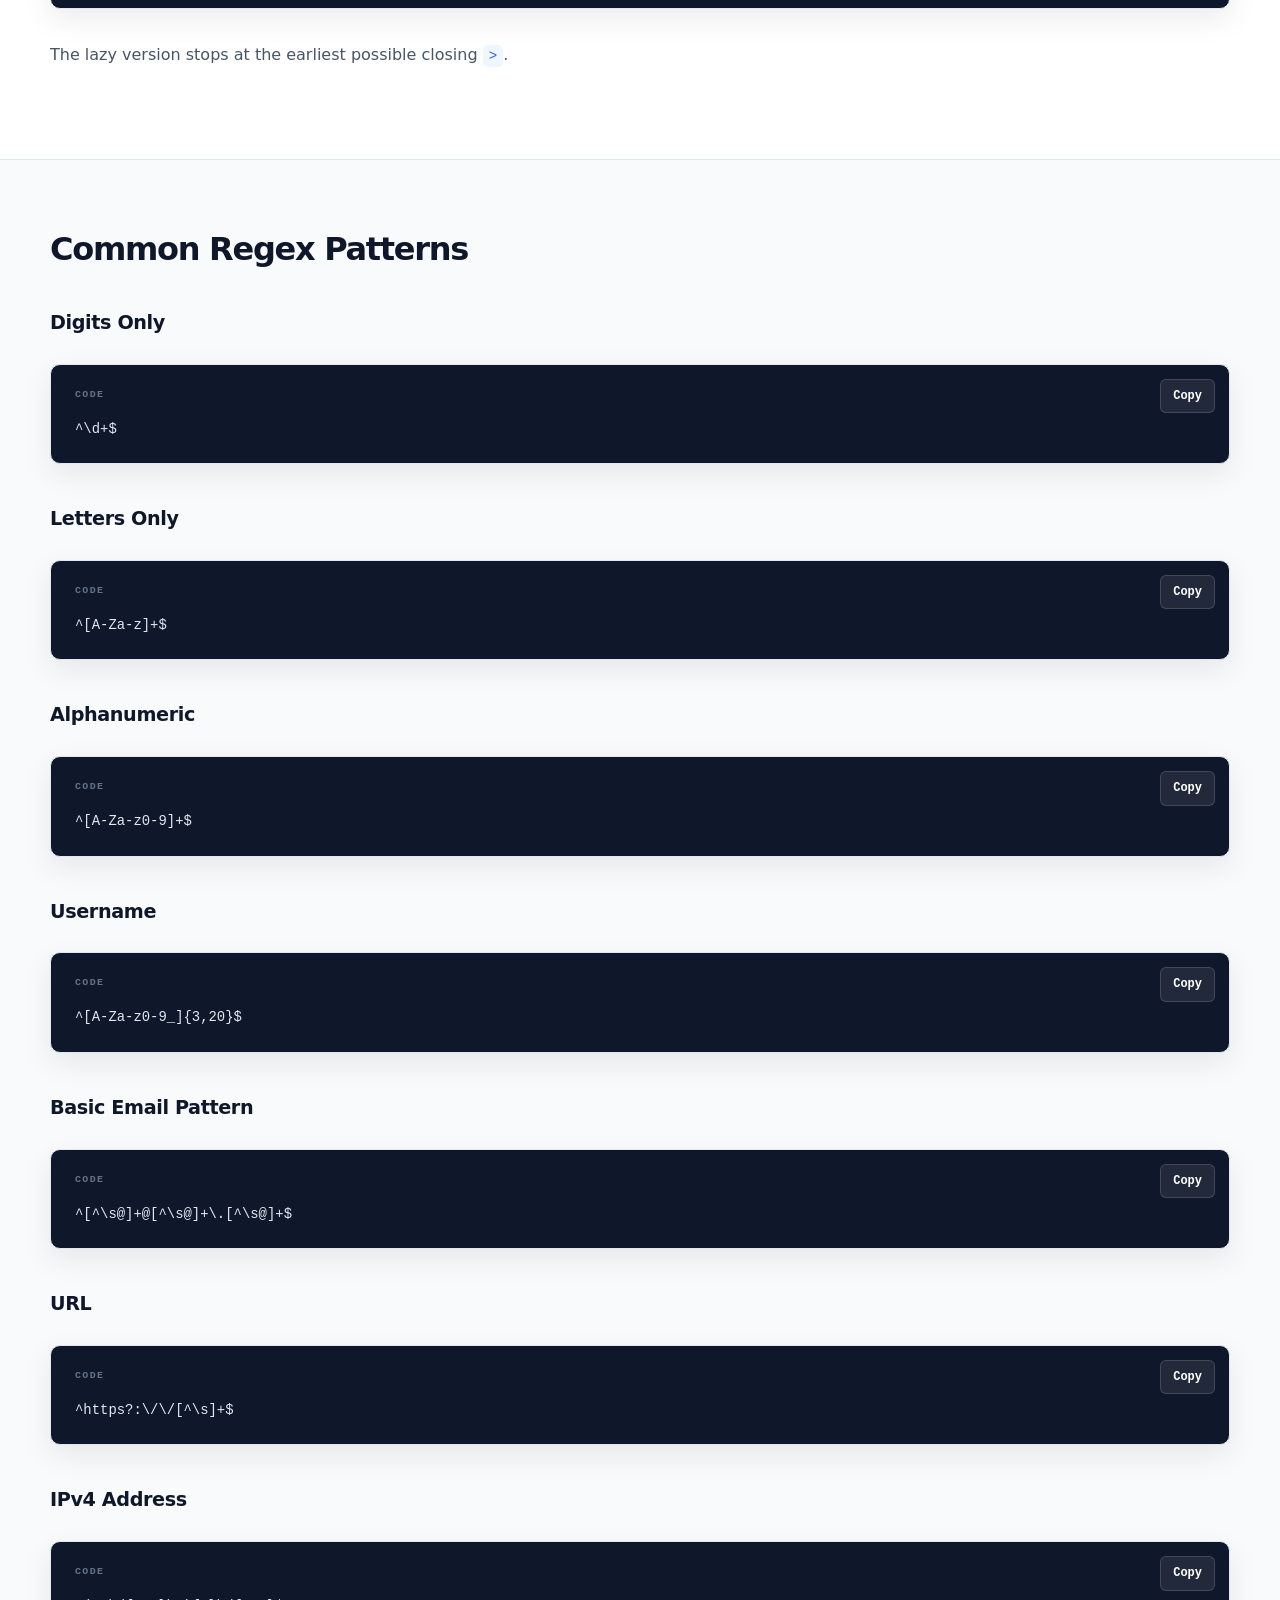
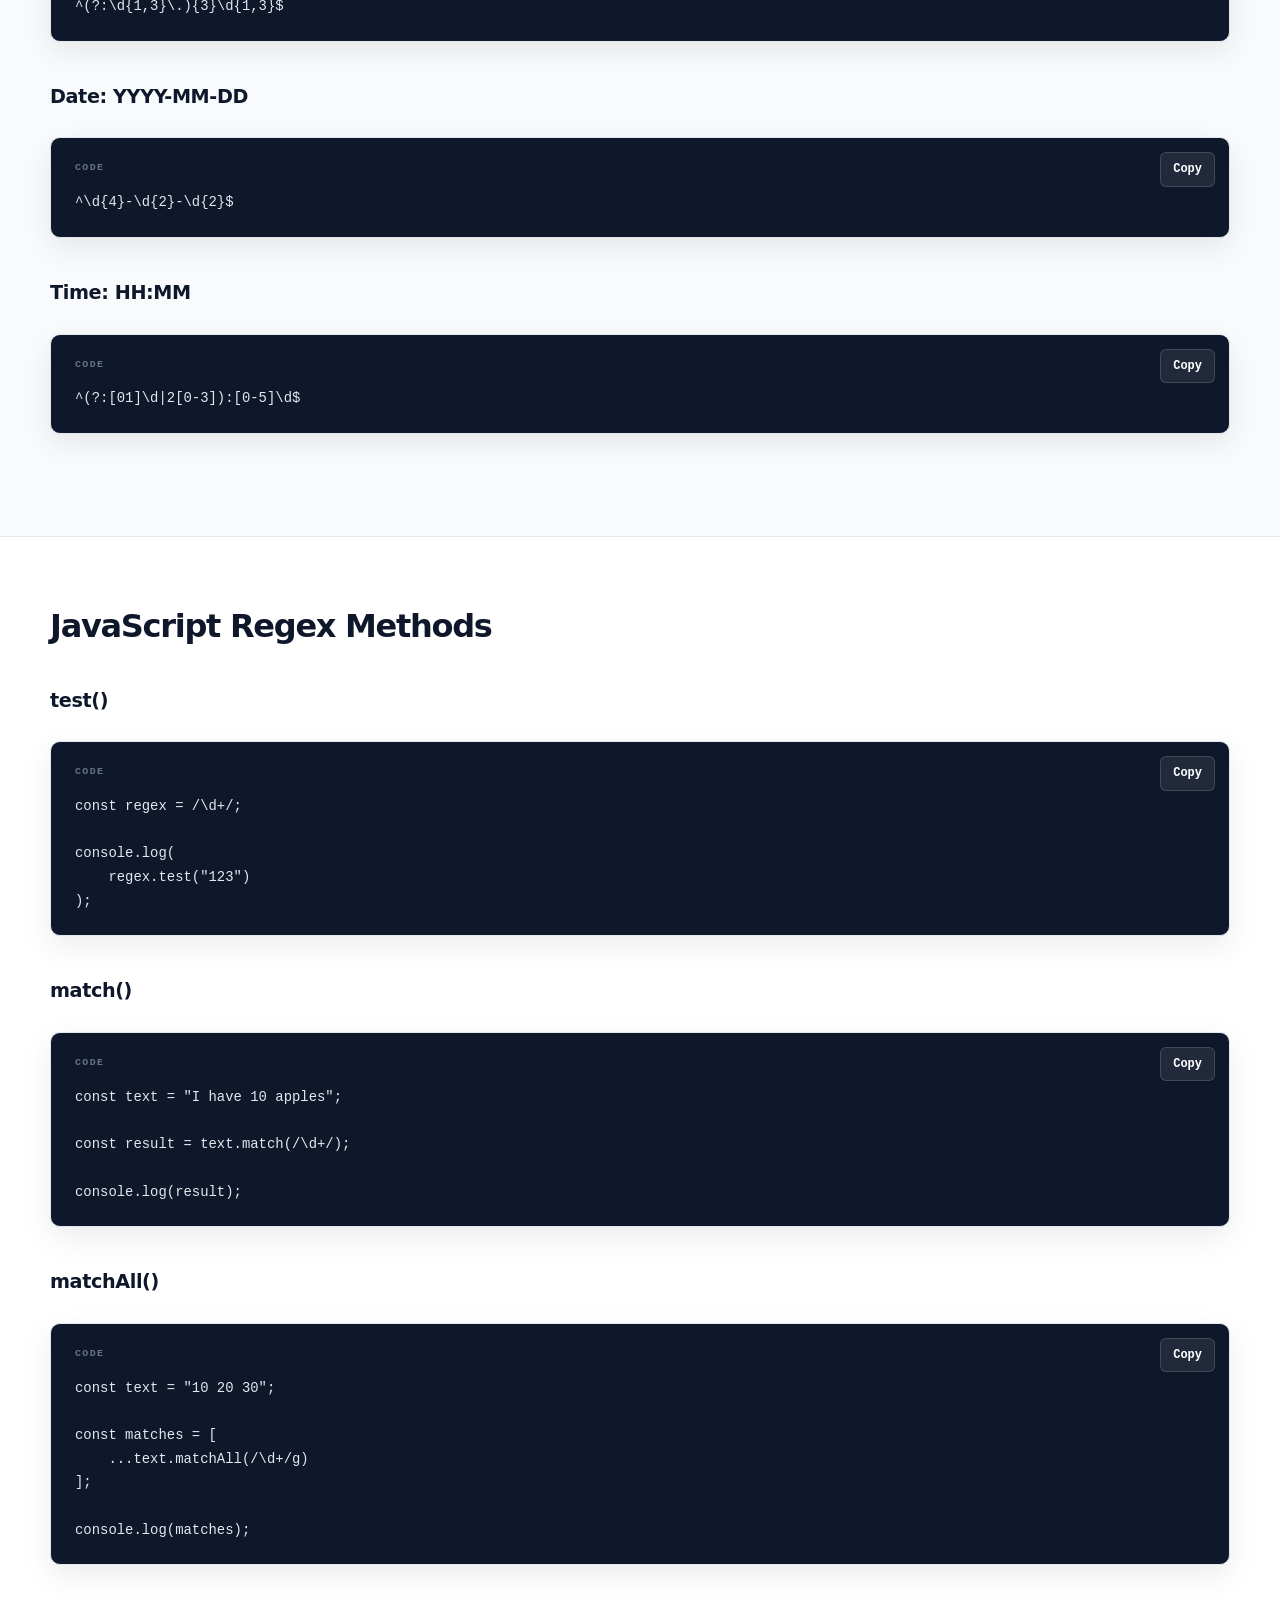
<file: cheatsheets/regex.html>
<!DOCTYPE html>
<html lang="en">

<head>

    <meta charset="UTF-8">

    <meta
        name="viewport"
        content="width=device-width, initial-scale=1.0"
    >

    <title>Regex Cheatsheet | Dev Cheatsheets</title>

    <link
        rel="stylesheet"
        href="../css/style.css"
    >

</head>


<body>


<header class="site-header">

    <div class="header-container">

        <a
            href="../index.html"
            class="logo"
        >
            Dev Cheatsheets
        </a>


        <nav class="main-navigation">

            <a href="../index.html">
                Home
            </a>

            <a href="html.html">
                HTML
            </a>

            <a href="css.html">
                CSS
            </a>

            <a href="js.html">
                JavaScript
            </a>

            <button
                id="themeToggle"
                class="theme-toggle"
                type="button"
                aria-label="Switch to dark mode"
            >
                🌙
            </button>

        </nav>

    </div>

</header>



<main>


<section class="docs-hero">

    <div class="docs-container">

        <p class="eyebrow">
            Text Processing
        </p>

        <div class="hero-text">

            <h1>
                Regular Expressions
            </h1>

            <p>
                A practical Regex reference covering
                character classes, quantifiers, anchors,
                groups, lookarounds, flags, and common
                real-world patterns.
            </p>

        </div>

    </div>

</section>



<div class="docs-content">



<!-- =====================================================
     BASICS
===================================================== -->

<section class="docs-section">

    <div class="docs-container">

        <h2>
            Regex Basics
        </h2>

        <p>
            A regular expression is a pattern used to search,
            match, validate, extract, or replace text.
        </p>


        <h3>
            Literal Text
        </h3>

        <pre><code>hello</code></pre>

        <p>
            Matches the exact sequence
            <code>hello</code>.
        </p>


        <h3>
            Example
        </h3>

        <pre><code>/hello/</code></pre>


        <h3>
            JavaScript Example
        </h3>

        <pre><code>const pattern = /hello/;

console.log(
    pattern.test("hello world")
);</code></pre>

    </div>

</section>



<!-- =====================================================
     CHARACTER CLASSES
===================================================== -->

<section class="docs-section">

    <div class="docs-container">

        <h2>
            Character Classes
        </h2>


        <div class="table-wrapper">

            <table>

                <thead>

                    <tr>
                        <th>Pattern</th>
                        <th>Meaning</th>
                    </tr>

                </thead>

                <tbody>

                    <tr>
                        <td><code>.</code></td>
                        <td>Any character except line terminators</td>
                    </tr>

                    <tr>
                        <td><code>\d</code></td>
                        <td>A digit</td>
                    </tr>

                    <tr>
                        <td><code>\D</code></td>
                        <td>A non-digit</td>
                    </tr>

                    <tr>
                        <td><code>\w</code></td>
                        <td>Word character</td>
                    </tr>

                    <tr>
                        <td><code>\W</code></td>
                        <td>Non-word character</td>
                    </tr>

                    <tr>
                        <td><code>\s</code></td>
                        <td>Whitespace character</td>
                    </tr>

                    <tr>
                        <td><code>\S</code></td>
                        <td>Non-whitespace character</td>
                    </tr>

                </tbody>

            </table>

        </div>


        <h3>
            Character Set
        </h3>

        <pre><code>[abc]</code></pre>

        <p>
            Matches one character from
            <code>a</code>, <code>b</code>, or <code>c</code>.
        </p>


        <h3>
            Character Range
        </h3>

        <pre><code>[a-z]
[A-Z]
[0-9]</code></pre>


        <h3>
            Multiple Ranges
        </h3>

        <pre><code>[a-zA-Z0-9]</code></pre>


        <h3>
            Negated Character Set
        </h3>

        <pre><code>[^0-9]</code></pre>

        <p>
            Matches a character that is not a digit.
        </p>

    </div>

</section>



<!-- =====================================================
     QUANTIFIERS
===================================================== -->

<section class="docs-section">

    <div class="docs-container">

        <h2>
            Quantifiers
        </h2>


        <div class="table-wrapper">

            <table>

                <thead>

                    <tr>
                        <th>Pattern</th>
                        <th>Meaning</th>
                    </tr>

                </thead>

                <tbody>

                    <tr>
                        <td><code>*</code></td>
                        <td>Zero or more</td>
                    </tr>

                    <tr>
                        <td><code>+</code></td>
                        <td>One or more</td>
                    </tr>

                    <tr>
                        <td><code>?</code></td>
                        <td>Zero or one</td>
                    </tr>

                    <tr>
                        <td><code>{n}</code></td>
                        <td>Exactly n times</td>
                    </tr>

                    <tr>
                        <td><code>{n,}</code></td>
                        <td>At least n times</td>
                    </tr>

                    <tr>
                        <td><code>{n,m}</code></td>
                        <td>Between n and m times</td>
                    </tr>

                </tbody>

            </table>

        </div>


        <h3>
            Zero or More
        </h3>

        <pre><code>ab*</code></pre>

        <p>
            Matches <code>a</code>, <code>ab</code>,
            <code>abb</code>, and so on.
        </p>


        <h3>
            One or More
        </h3>

        <pre><code>ab+</code></pre>


        <h3>
            Optional
        </h3>

        <pre><code>colou?r</code></pre>

        <p>
            Matches both <code>color</code> and
            <code>colour</code>.
        </p>


        <h3>
            Exact Count
        </h3>

        <pre><code>\d{4}</code></pre>

        <p>
            Matches exactly four digits.
        </p>


        <h3>
            Range
        </h3>

        <pre><code>\d{2,4}</code></pre>

        <p>
            Matches between two and four digits.
        </p>

    </div>

</section>



<!-- =====================================================
     ANCHORS
===================================================== -->

<section class="docs-section">

    <div class="docs-container">

        <h2>
            Anchors
        </h2>


        <div class="table-wrapper">

            <table>

                <thead>

                    <tr>
                        <th>Pattern</th>
                        <th>Meaning</th>
                    </tr>

                </thead>

                <tbody>

                    <tr>
                        <td><code>^</code></td>
                        <td>Beginning of input or line</td>
                    </tr>

                    <tr>
                        <td><code>$</code></td>
                        <td>End of input or line</td>
                    </tr>

                    <tr>
                        <td><code>\b</code></td>
                        <td>Word boundary</td>
                    </tr>

                    <tr>
                        <td><code>\B</code></td>
                        <td>Non-word boundary</td>
                    </tr>

                </tbody>

            </table>

        </div>


        <h3>
            Start of String
        </h3>

        <pre><code>^Hello</code></pre>


        <h3>
            End of String
        </h3>

        <pre><code>world$</code></pre>


        <h3>
            Exact Match
        </h3>

        <pre><code>^hello$</code></pre>


        <h3>
            Word Boundary
        </h3>

        <pre><code>\bcat\b</code></pre>

        <p>
            Matches the word <code>cat</code> without matching
            it as part of another word such as <code>catalog</code>.
        </p>

    </div>

</section>



<!-- =====================================================
     GROUPS
===================================================== -->

<section class="docs-section">

    <div class="docs-container">

        <h2>
            Groups
        </h2>


        <h3>
            Capturing Group
        </h3>

        <pre><code>(abc)</code></pre>


        <h3>
            Multiple Groups
        </h3>

        <pre><code>(\d{4})-(\d{2})-(\d{2})</code></pre>

        <p>
            The groups can be used to extract the year,
            month, and day.
        </p>


        <h3>
            Non-Capturing Group
        </h3>

        <pre><code>(?:abc)</code></pre>


        <h3>
            Named Capturing Group
        </h3>

        <pre><code>(?&lt;year&gt;\d{4})</code></pre>

    </div>

</section>



<!-- =====================================================
     ALTERNATION
===================================================== -->

<section class="docs-section">

    <div class="docs-container">

        <h2>
            Alternation
        </h2>

        <p>
            The <code>|</code> operator means "or".
        </p>


        <h3>
            Basic Example
        </h3>

        <pre><code>cat|dog</code></pre>

        <p>
            Matches either <code>cat</code> or
            <code>dog</code>.
        </p>


        <h3>
            With Groups
        </h3>

        <pre><code>(cat|dog)s</code></pre>

        <p>
            Matches <code>cats</code> or <code>dogs</code>.
        </p>

    </div>

</section>



<!-- =====================================================
     ESCAPING
===================================================== -->

<section class="docs-section">

    <div class="docs-container">

        <h2>
            Escaping Special Characters
        </h2>

        <p>
            Some characters have special meanings in Regex.
            Escape them with a backslash when you want their
            literal meaning.
        </p>


        <div class="table-wrapper">

            <table>

                <thead>

                    <tr>
                        <th>Character</th>
                        <th>Escaped</th>
                    </tr>

                </thead>

                <tbody>

                    <tr>
                        <td><code>.</code></td>
                        <td><code>\.</code></td>
                    </tr>

                    <tr>
                        <td><code>+</code></td>
                        <td><code>\+</code></td>
                    </tr>

                    <tr>
                        <td><code>*</code></td>
                        <td><code>\*</code></td>
                    </tr>

                    <tr>
                        <td><code>?</code></td>
                        <td><code>\?</code></td>
                    </tr>

                    <tr>
                        <td><code>(</code></td>
                        <td><code>\(</code></td>
                    </tr>

                    <tr>
                        <td><code>)</code></td>
                        <td><code>\)</code></td>
                    </tr>

                    <tr>
                        <td><code>[</code></td>
                        <td><code>\[</code></td>
                    </tr>

                    <tr>
                        <td><code>]</code></td>
                        <td><code>\]</code></td>
                    </tr>

                </tbody>

            </table>

        </div>


        <h3>
            Literal Dot
        </h3>

        <pre><code>\.</code></pre>


        <h3>
            Literal Plus
        </h3>

        <pre><code>\+</code></pre>

    </div>

</section>



<!-- =====================================================
     FLAGS
===================================================== -->

<section class="docs-section">

    <div class="docs-container">

        <h2>
            Regex Flags
        </h2>


        <div class="table-wrapper">

            <table>

                <thead>

                    <tr>
                        <th>Flag</th>
                        <th>Purpose</th>
                    </tr>

                </thead>

                <tbody>

                    <tr>
                        <td><code>g</code></td>
                        <td>Global matching</td>
                    </tr>

                    <tr>
                        <td><code>i</code></td>
                        <td>Case-insensitive matching</td>
                    </tr>

                    <tr>
                        <td><code>m</code></td>
                        <td>Multiline mode</td>
                    </tr>

                    <tr>
                        <td><code>s</code></td>
                        <td>Dot matches line terminators</td>
                    </tr>

                    <tr>
                        <td><code>u</code></td>
                        <td>Unicode mode</td>
                    </tr>

                    <tr>
                        <td><code>y</code></td>
                        <td>Sticky matching</td>
                    </tr>

                    <tr>
                        <td><code>d</code></td>
                        <td>Include match indices</td>
                    </tr>

                </tbody>

            </table>

        </div>


        <h3>
            Case-Insensitive
        </h3>

        <pre><code>/hello/i</code></pre>


        <h3>
            Global
        </h3>

        <pre><code>/hello/g</code></pre>


        <h3>
            Multiple Flags
        </h3>

        <pre><code>/hello/gi</code></pre>

    </div>

</section>



<!-- =====================================================
     LOOKAHEAD
===================================================== -->

<section class="docs-section">

    <div class="docs-container">

        <h2>
            Lookahead
        </h2>


        <h3>
            Positive Lookahead
        </h3>

        <pre><code>\d+(?=USD)</code></pre>

        <p>
            Matches digits only when they are followed by
            <code>USD</code>.
        </p>


        <h3>
            Negative Lookahead
        </h3>

        <pre><code>\d+(?!USD)</code></pre>

        <p>
            Matches digits only when they are not followed by
            <code>USD</code>.
        </p>

    </div>

</section>



<!-- =====================================================
     LOOKBEHIND
===================================================== -->

<section class="docs-section">

    <div class="docs-container">

        <h2>
            Lookbehind
        </h2>


        <h3>
            Positive Lookbehind
        </h3>

        <pre><code>(?&lt;=\$)\d+</code></pre>

        <p>
            Matches digits that are preceded by
            <code>$</code>.
        </p>


        <h3>
            Negative Lookbehind
        </h3>

        <pre><code>(?&lt;!\$)\d+</code></pre>

        <p>
            Matches digits that are not preceded by
            <code>$</code>.
        </p>

    </div>

</section>



<!-- =====================================================
     GREEDY AND LAZY
===================================================== -->

<section class="docs-section">

    <div class="docs-container">

        <h2>
            Greedy vs Lazy
        </h2>


        <h3>
            Greedy
        </h3>

        <pre><code>.*</code></pre>

        <p>
            A greedy quantifier attempts to match as much
            text as possible.
        </p>


        <h3>
            Lazy
        </h3>

        <pre><code>.*?</code></pre>

        <p>
            A lazy quantifier attempts to match as little
            text as possible while still allowing the pattern
            to succeed.
        </p>


        <h3>
            Example
        </h3>

        <pre><code>&lt;.*&gt;</code></pre>

        <p>
            This can consume from the first
            <code>&lt;</code> through the last
            <code>&gt;</code> in the input.
        </p>


        <pre><code>&lt;.*?&gt;</code></pre>

        <p>
            The lazy version stops at the earliest possible
            closing <code>&gt;</code>.
        </p>

    </div>

</section>



<!-- =====================================================
     COMMON PATTERNS
===================================================== -->

<section class="docs-section">

    <div class="docs-container">

        <h2>
            Common Regex Patterns
        </h2>


        <h3>
            Digits Only
        </h3>

        <pre><code>^\d+$</code></pre>


        <h3>
            Letters Only
        </h3>

        <pre><code>^[A-Za-z]+$</code></pre>


        <h3>
            Alphanumeric
        </h3>

        <pre><code>^[A-Za-z0-9]+$</code></pre>


        <h3>
            Username
        </h3>

        <pre><code>^[A-Za-z0-9_]{3,20}$</code></pre>


        <h3>
            Basic Email Pattern
        </h3>

        <pre><code>^[^\s@]+@[^\s@]+\.[^\s@]+$</code></pre>


        <h3>
            URL
        </h3>

        <pre><code>^https?:\/\/[^\s]+$</code></pre>


        <h3>
            IPv4 Address
        </h3>

        <pre><code>^(?:\d{1,3}\.){3}\d{1,3}$</code></pre>


        <h3>
            Date: YYYY-MM-DD
        </h3>

        <pre><code>^\d{4}-\d{2}-\d{2}$</code></pre>


        <h3>
            Time: HH:MM
        </h3>

        <pre><code>^(?:[01]\d|2[0-3]):[0-5]\d$</code></pre>

    </div>

</section>



<!-- =====================================================
     JAVASCRIPT METHODS
===================================================== -->

<section class="docs-section">

    <div class="docs-container">

        <h2>
            JavaScript Regex Methods
        </h2>


        <h3>
            test()
        </h3>

        <pre><code>const regex = /\d+/;

console.log(
    regex.test("123")
);</code></pre>


        <h3>
            match()
        </h3>

        <pre><code>const text = "I have 10 apples";

const result = text.match(/\d+/);

console.log(result);</code></pre>


        <h3>
            matchAll()
        </h3>

        <pre><code>const text = "10 20 30";

const matches = [
    ...text.matchAll(/\d+/g)
];

console.log(matches);</code></pre>


        <h3>
            replace()
        </h3>

        <pre><code>const text = "hello world";

const result = text.replace(
    /world/,
    "TypeScript"
);

console.log(result);</code></pre>


        <h3>
            split()
        </h3>

        <pre><code>const text = "apple,banana,orange";

const fruits = text.split(/,/);

console.log(fruits);</code></pre>

    </div>

</section>



<!-- =====================================================
     PYTHON
===================================================== -->

<section class="docs-section">

    <div class="docs-container">

        <h2>
            Python Regex
        </h2>


        <h3>
            Import re
        </h3>

        <pre><code>import re</code></pre>


        <h3>
            Search
        </h3>

        <pre><code>result = re.search(
    r"\d+",
    "Age: 20"
)

print(result.group())</code></pre>


        <h3>
            Find All
        </h3>

        <pre><code>numbers = re.findall(
    r"\d+",
    "10 20 30"
)

print(numbers)</code></pre>


        <h3>
            Replace
        </h3>

        <pre><code>text = re.sub(
    r"\s+",
    "-",
    "hello world"
)

print(text)</code></pre>

    </div>

</section>



<!-- =====================================================
     REGEX BUILDING
===================================================== -->

<section class="docs-section">

    <div class="docs-container">

        <h2>
            How to Build a Regex
        </h2>

        <ol>

            <li>
                Identify exactly what should match.
            </li>

            <li>
                Choose character classes such as
                <code>\d</code>, <code>\w</code>, or
                <code>[A-Z]</code>.
            </li>

            <li>
                Add quantifiers such as
                <code>+</code>, <code>*</code>, or
                <code>{n}</code>.
            </li>

            <li>
                Add anchors when the complete input must match.
            </li>

            <li>
                Use groups when parts of the match need to
                be combined or captured.
            </li>

            <li>
                Add flags when matching behavior needs to change.
            </li>

            <li>
                Test the pattern against both valid and invalid
                examples.
            </li>

        </ol>


        <h3>
            Example
        </h3>

        <pre><code>^[A-Z][a-z]+$</code></pre>

        <p>
            This pattern requires a string to start with one
            uppercase letter followed by one or more lowercase
            letters and to contain nothing else.
        </p>

    </div>

</section>



<!-- =====================================================
     QUICK REFERENCE
===================================================== -->

<section class="docs-section">

    <div class="docs-container">

        <h2>
            Quick Reference
        </h2>

        <ul>

            <li>
                <code>.</code> — any character
            </li>

            <li>
                <code>\d</code> — digit
            </li>

            <li>
                <code>\w</code> — word character
            </li>

            <li>
                <code>\s</code> — whitespace
            </li>

            <li>
                <code>[abc]</code> — one of the listed characters
            </li>

            <li>
                <code>[^abc]</code> — anything except listed characters
            </li>

            <li>
                <code>*</code> — zero or more
            </li>

            <li>
                <code>+</code> — one or more
            </li>

            <li>
                <code>?</code> — zero or one
            </li>

            <li>
                <code>{n}</code> — exactly n times
            </li>

            <li>
                <code>^</code> — beginning
            </li>

            <li>
                <code>$</code> — end
            </li>

            <li>
                <code>()</code> — capturing group
            </li>

            <li>
                <code>(?:)</code> — non-capturing group
            </li>

            <li>
                <code>|</code> — OR
            </li>

            <li>
                <code>(?=)</code> — positive lookahead
            </li>

            <li>
                <code>(?! )</code> — negative lookahead
            </li>

            <li>
                <code>(?&lt;=)</code> — positive lookbehind
            </li>

            <li>
                <code>(?&lt;!)</code> — negative lookbehind
            </li>

        </ul>

    </div>

</section>



</div>



<div class="docs-back">

    <div class="docs-container">

        <a href="../index.html">
            ← Back to all cheatsheets
        </a>

    </div>

</div>


</main>



<footer class="site-footer">

    <div class="footer-container">

        <p>
            © <span id="currentYear"></span>
            Dev Cheatsheets
        </p>

    </div>

</footer>



<script src="../js/app.js"></script>

</body>

</html>
</file>
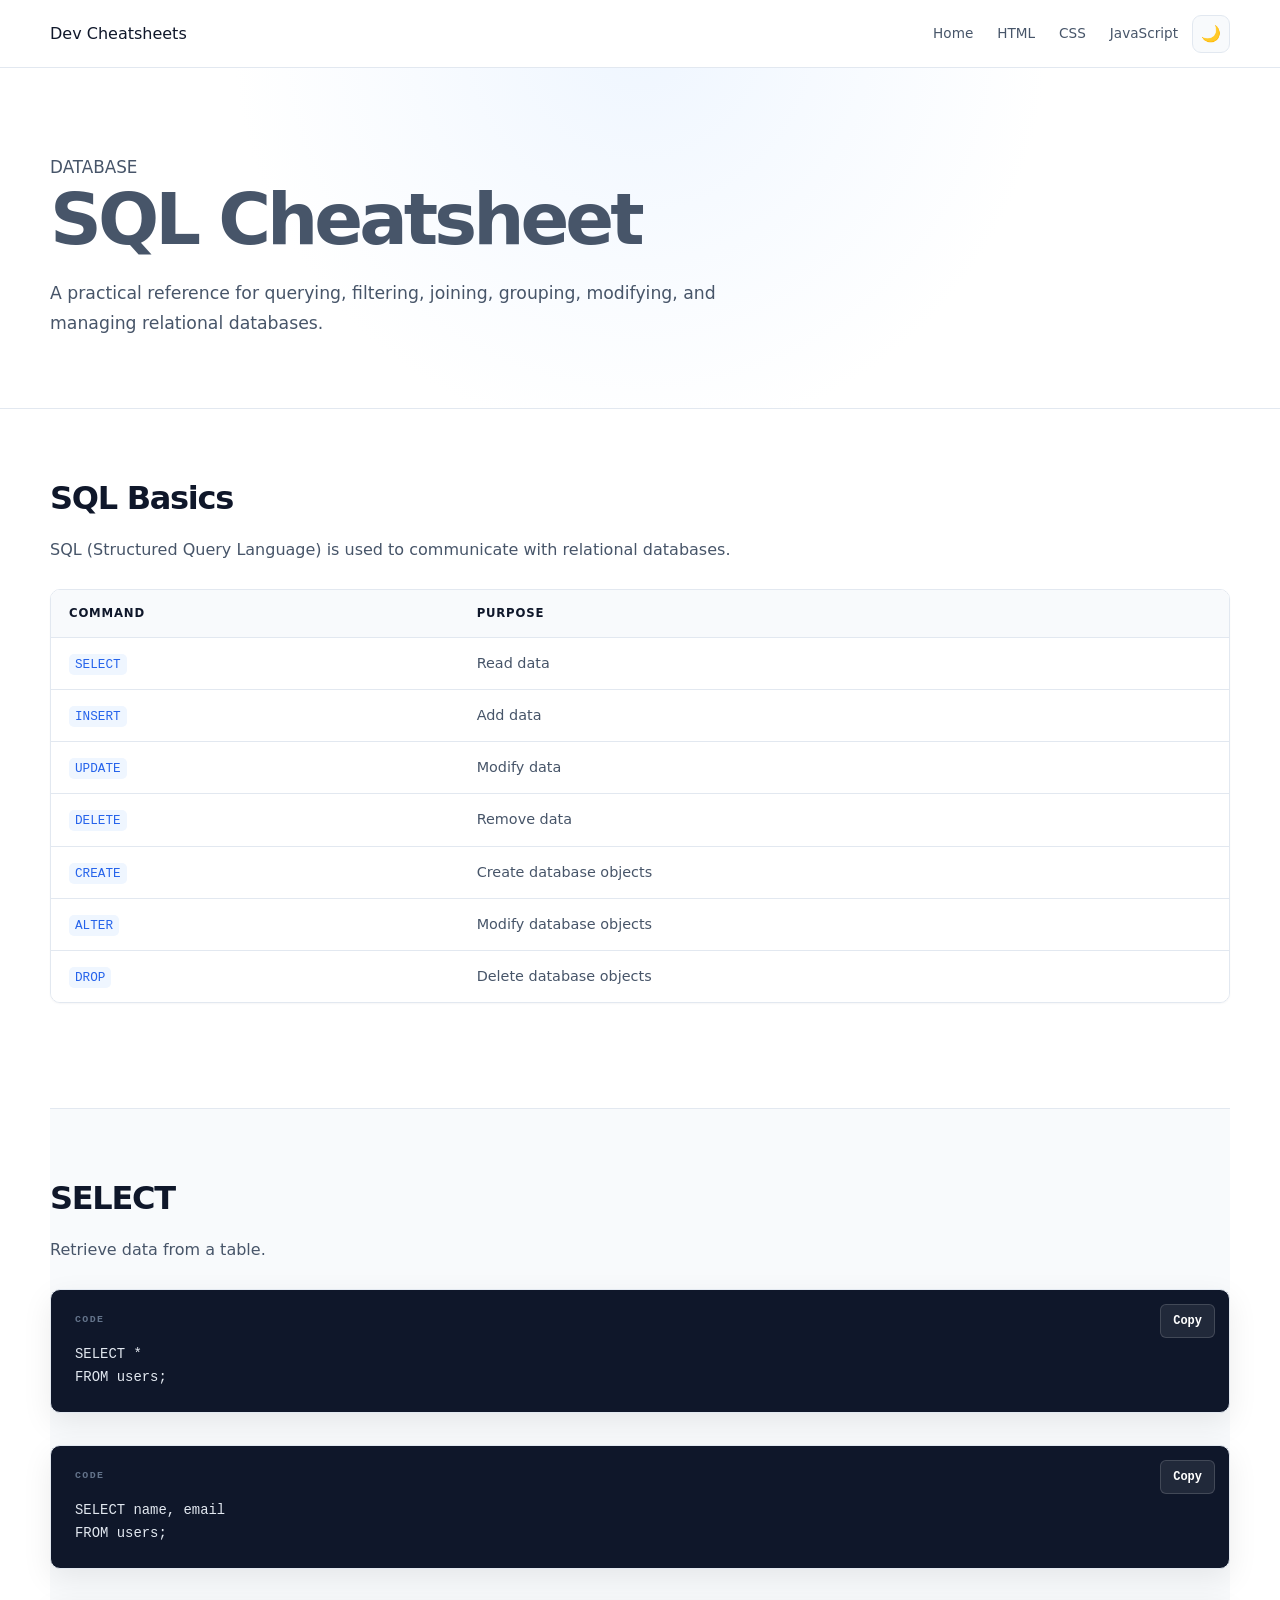
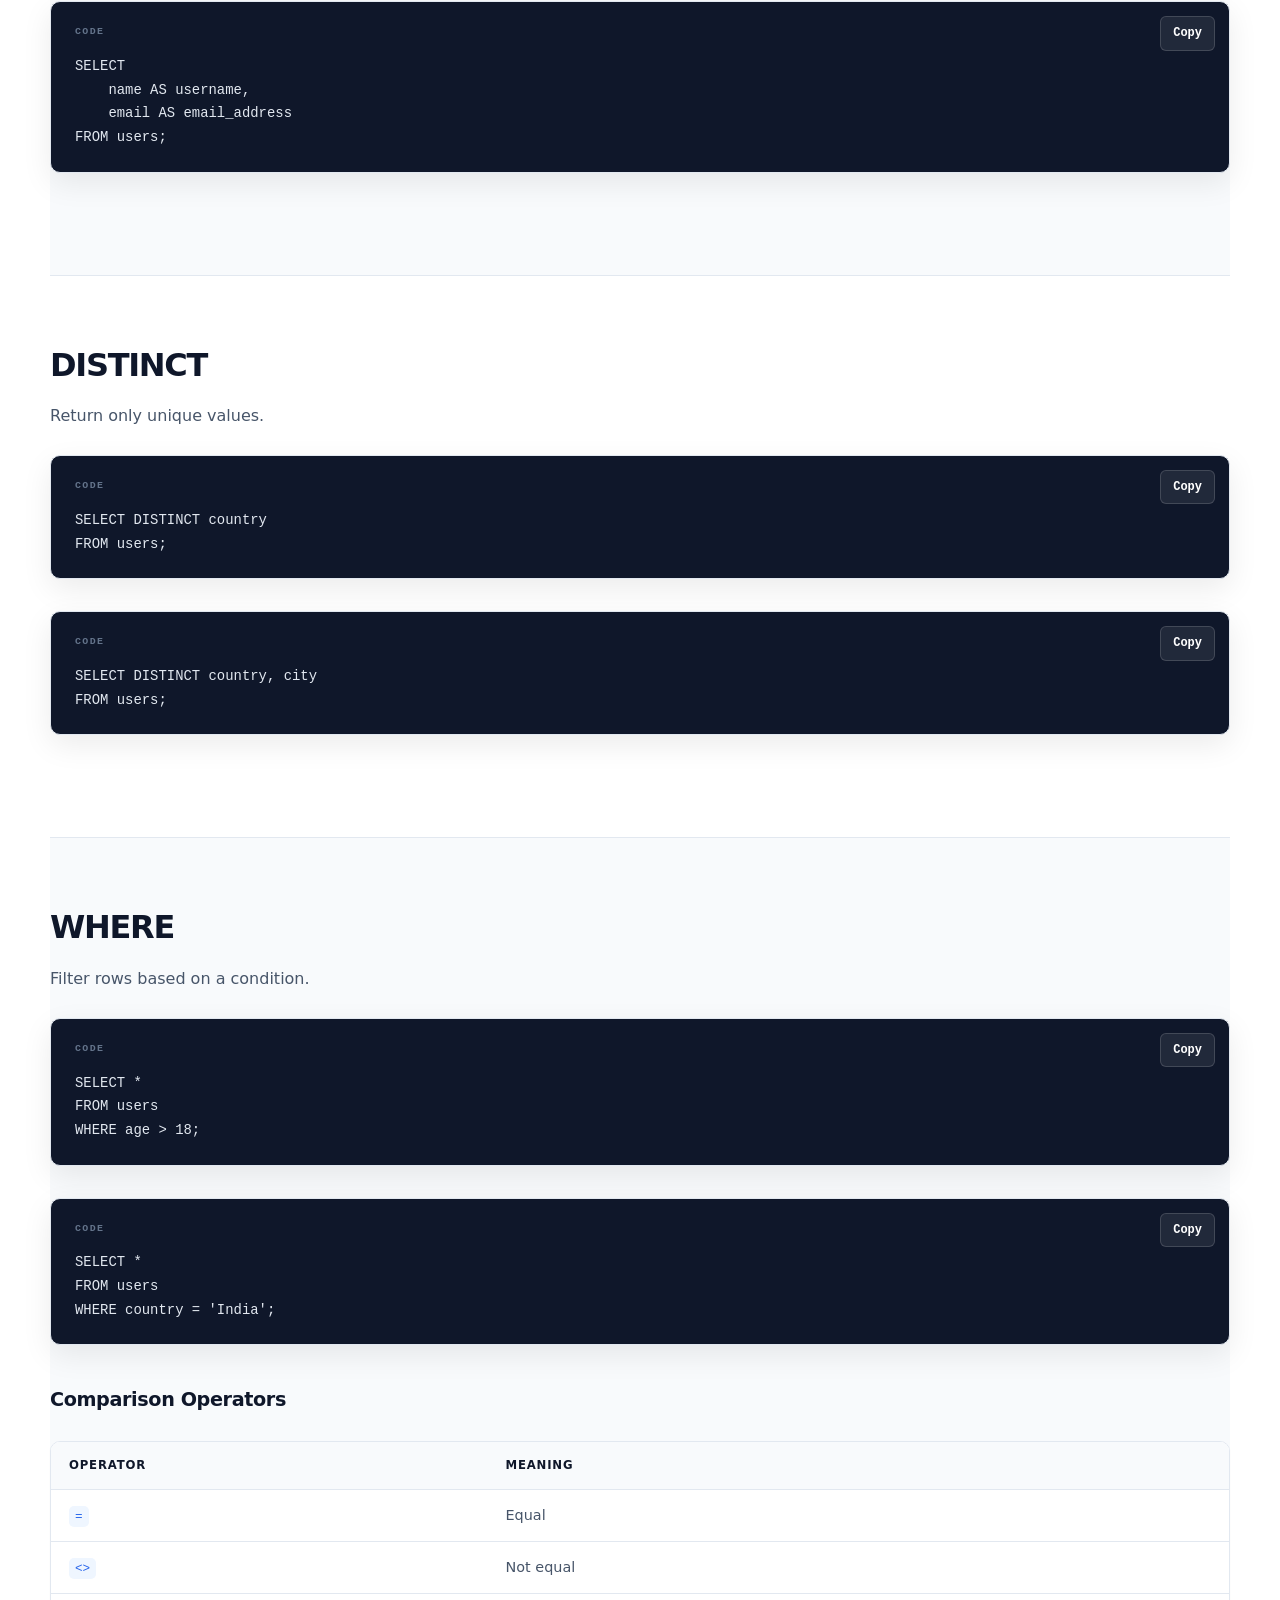
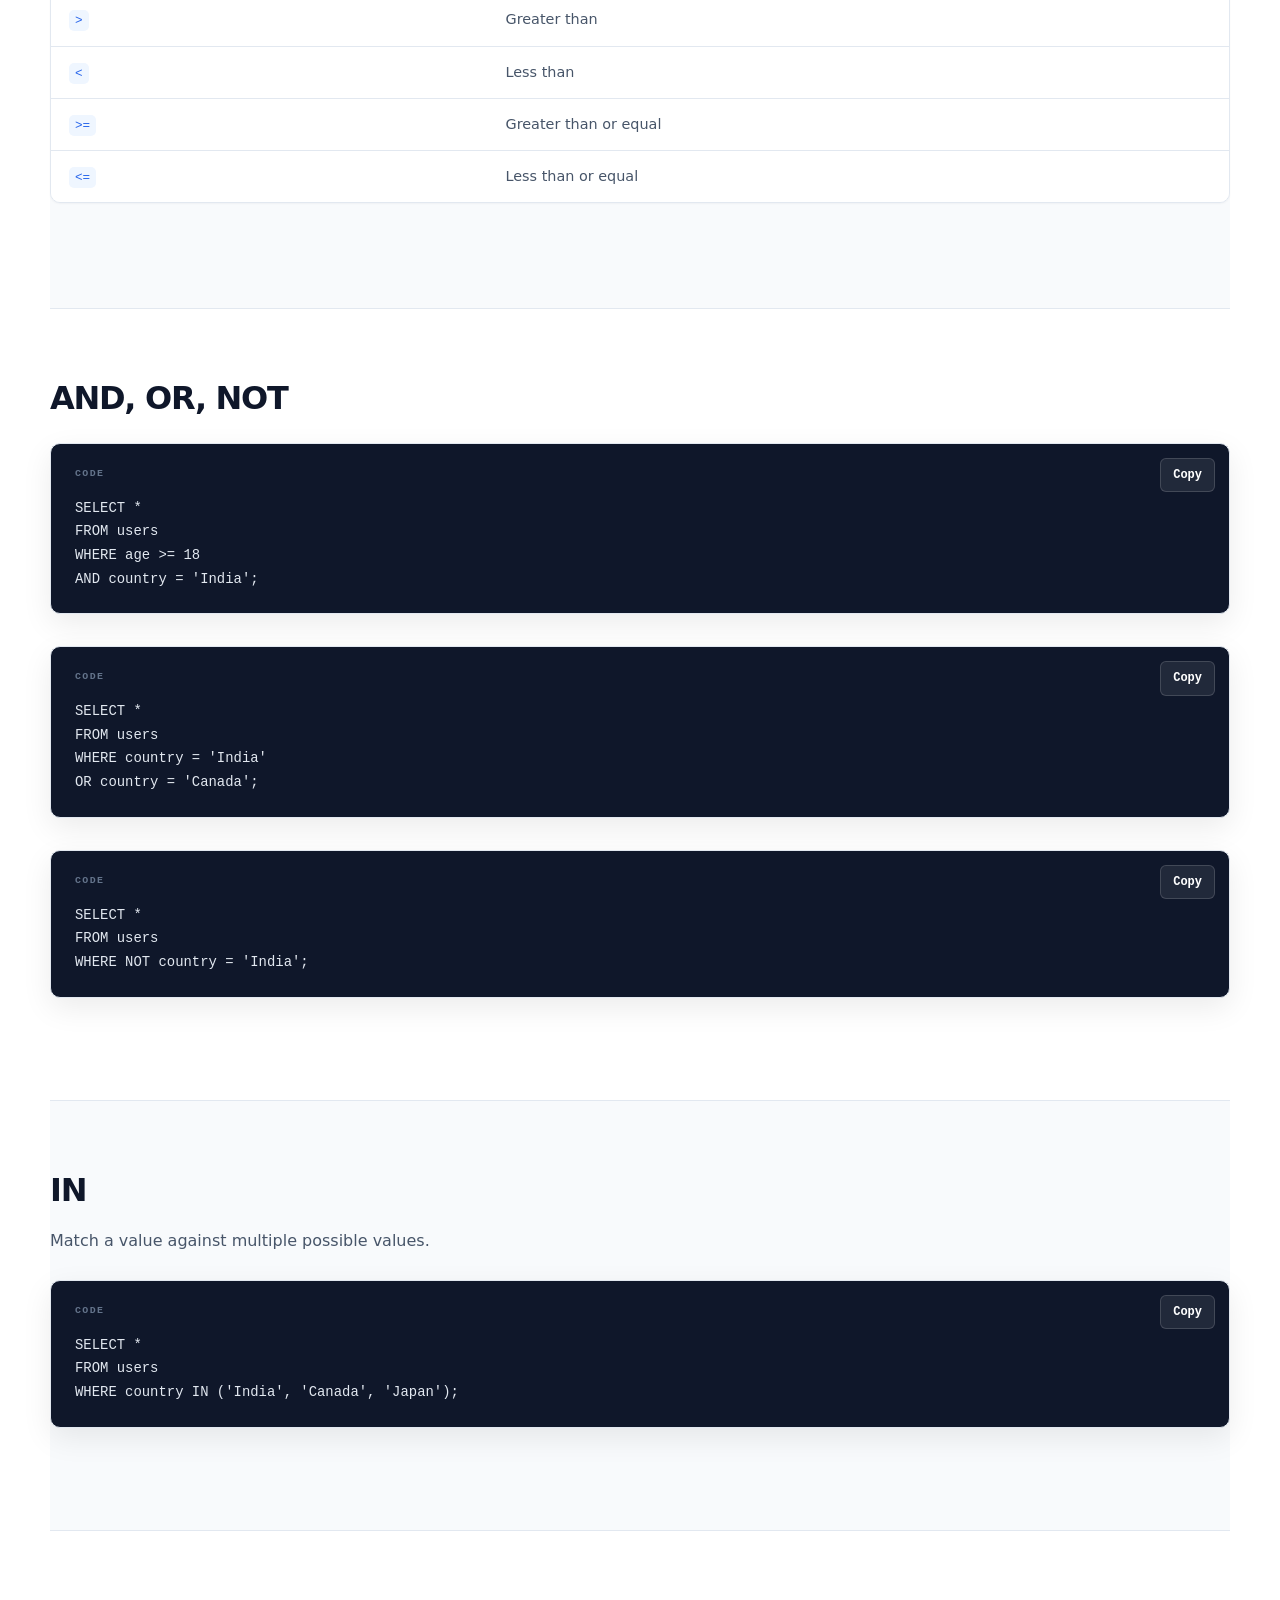
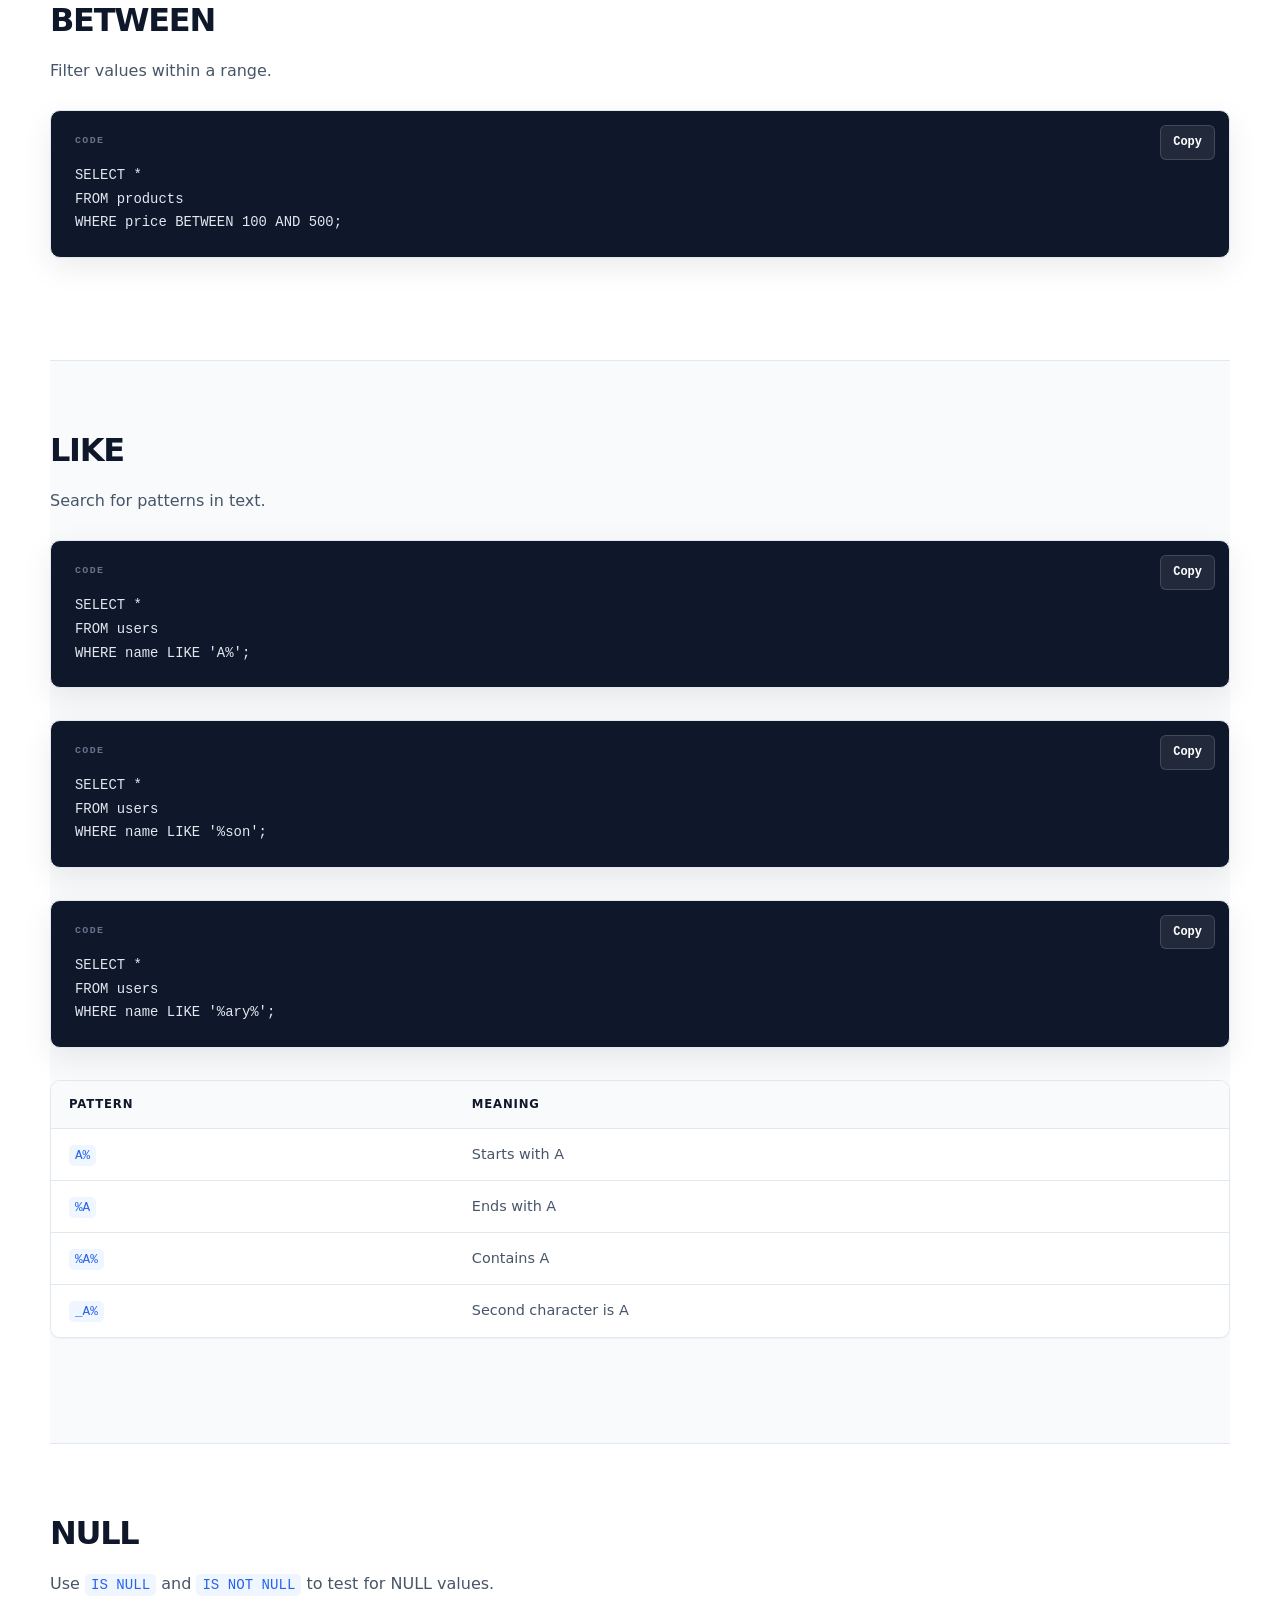
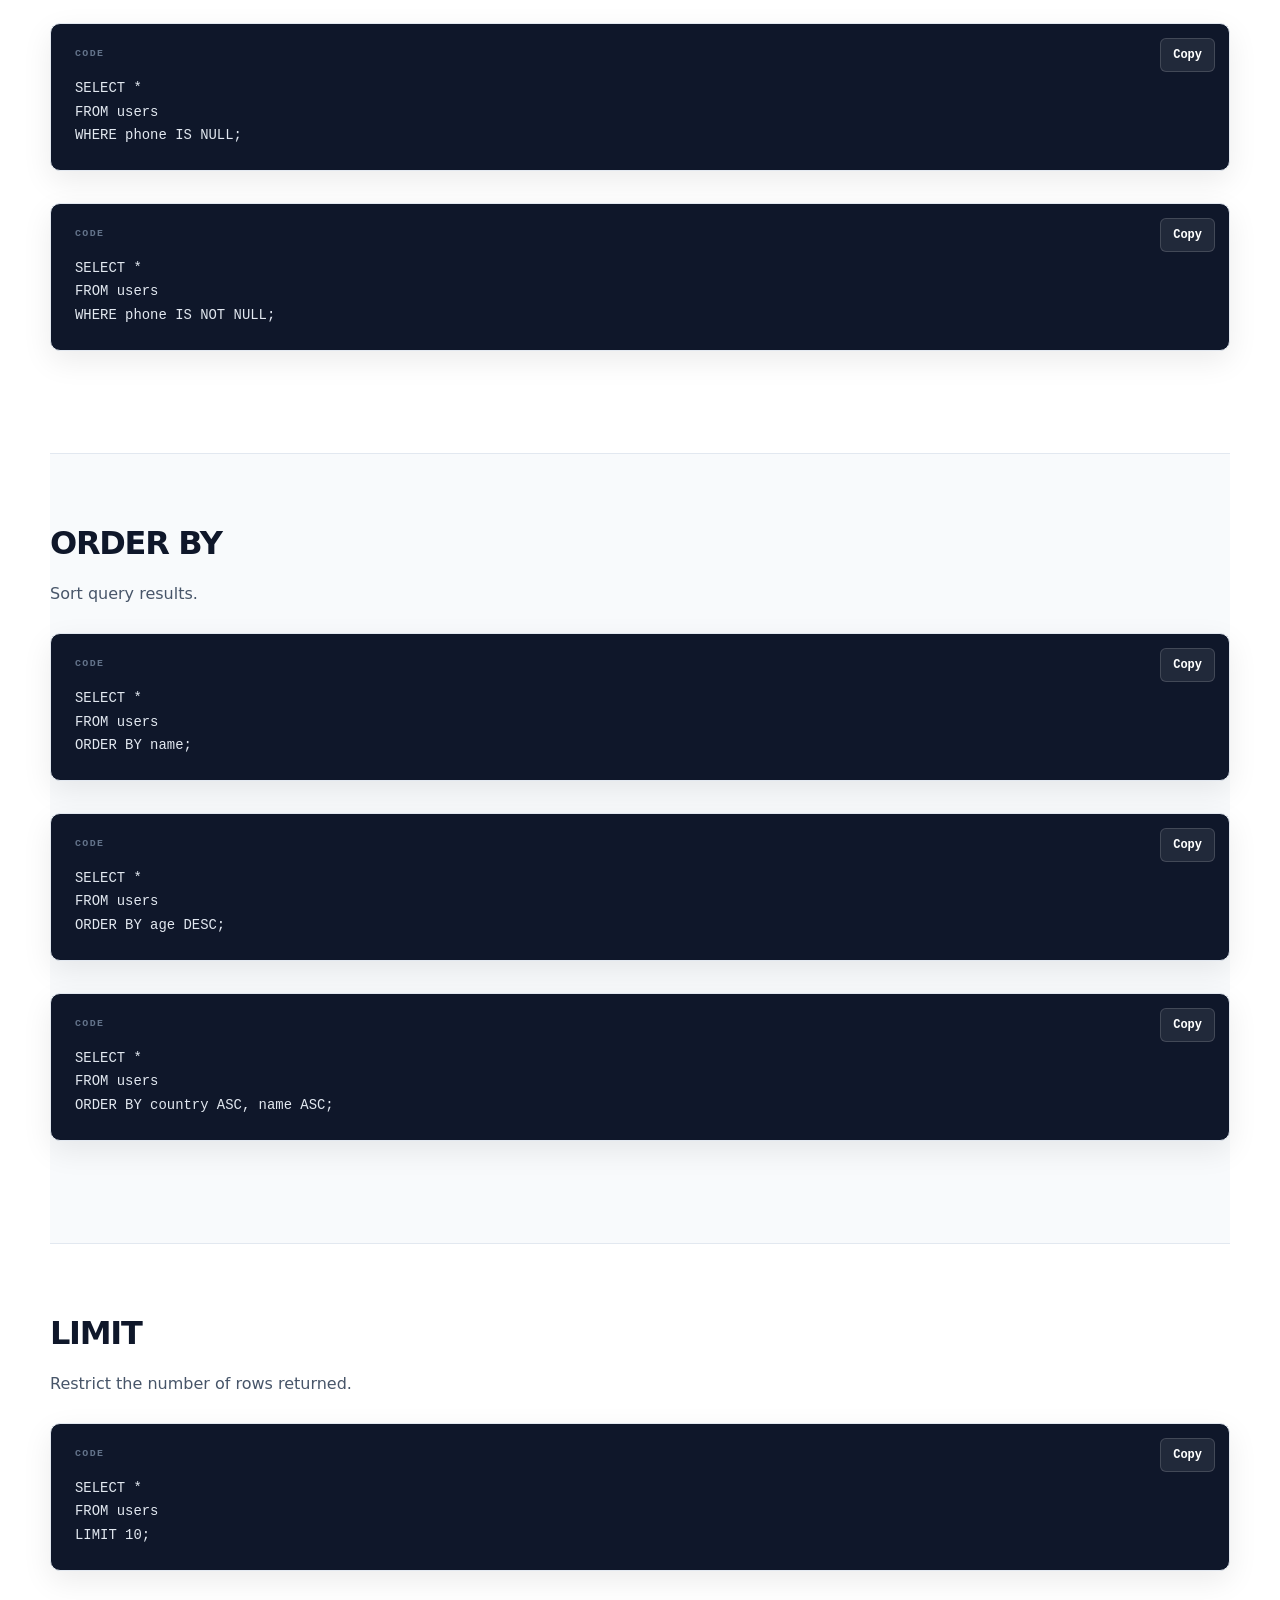
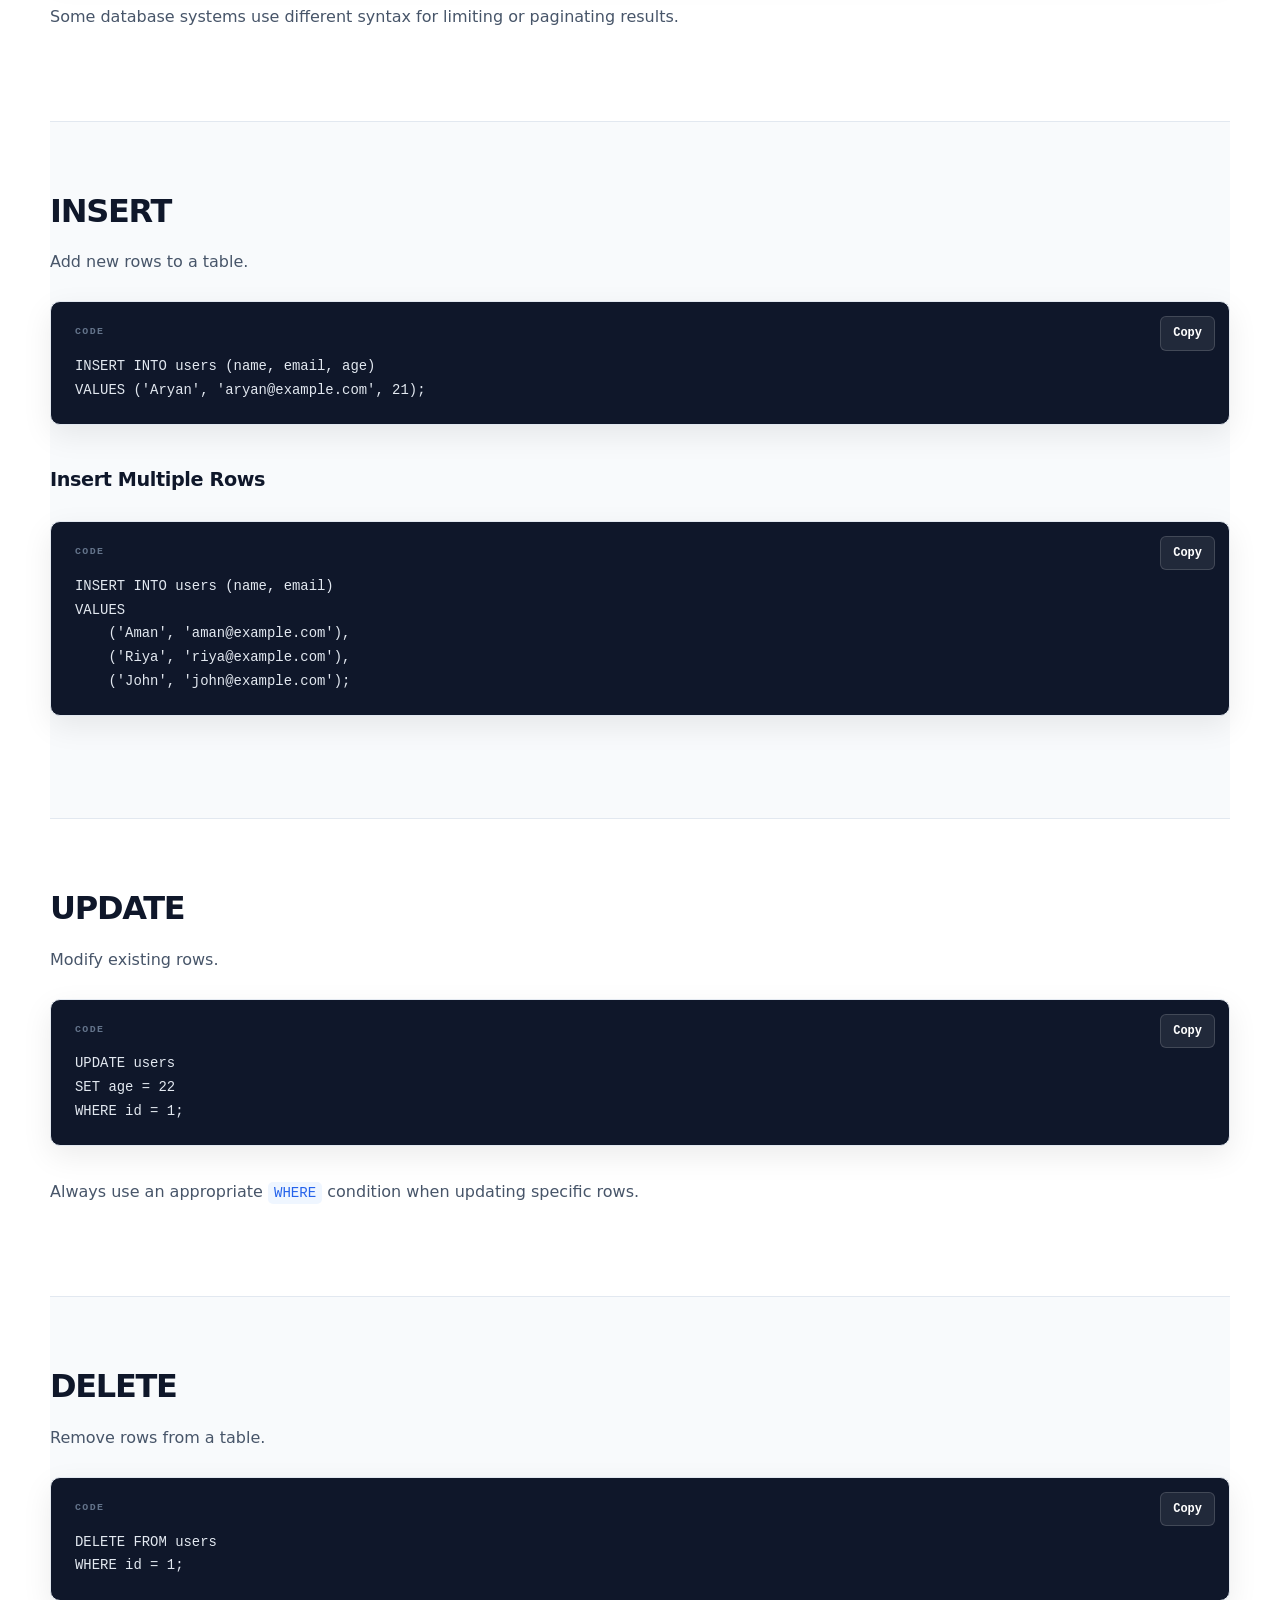
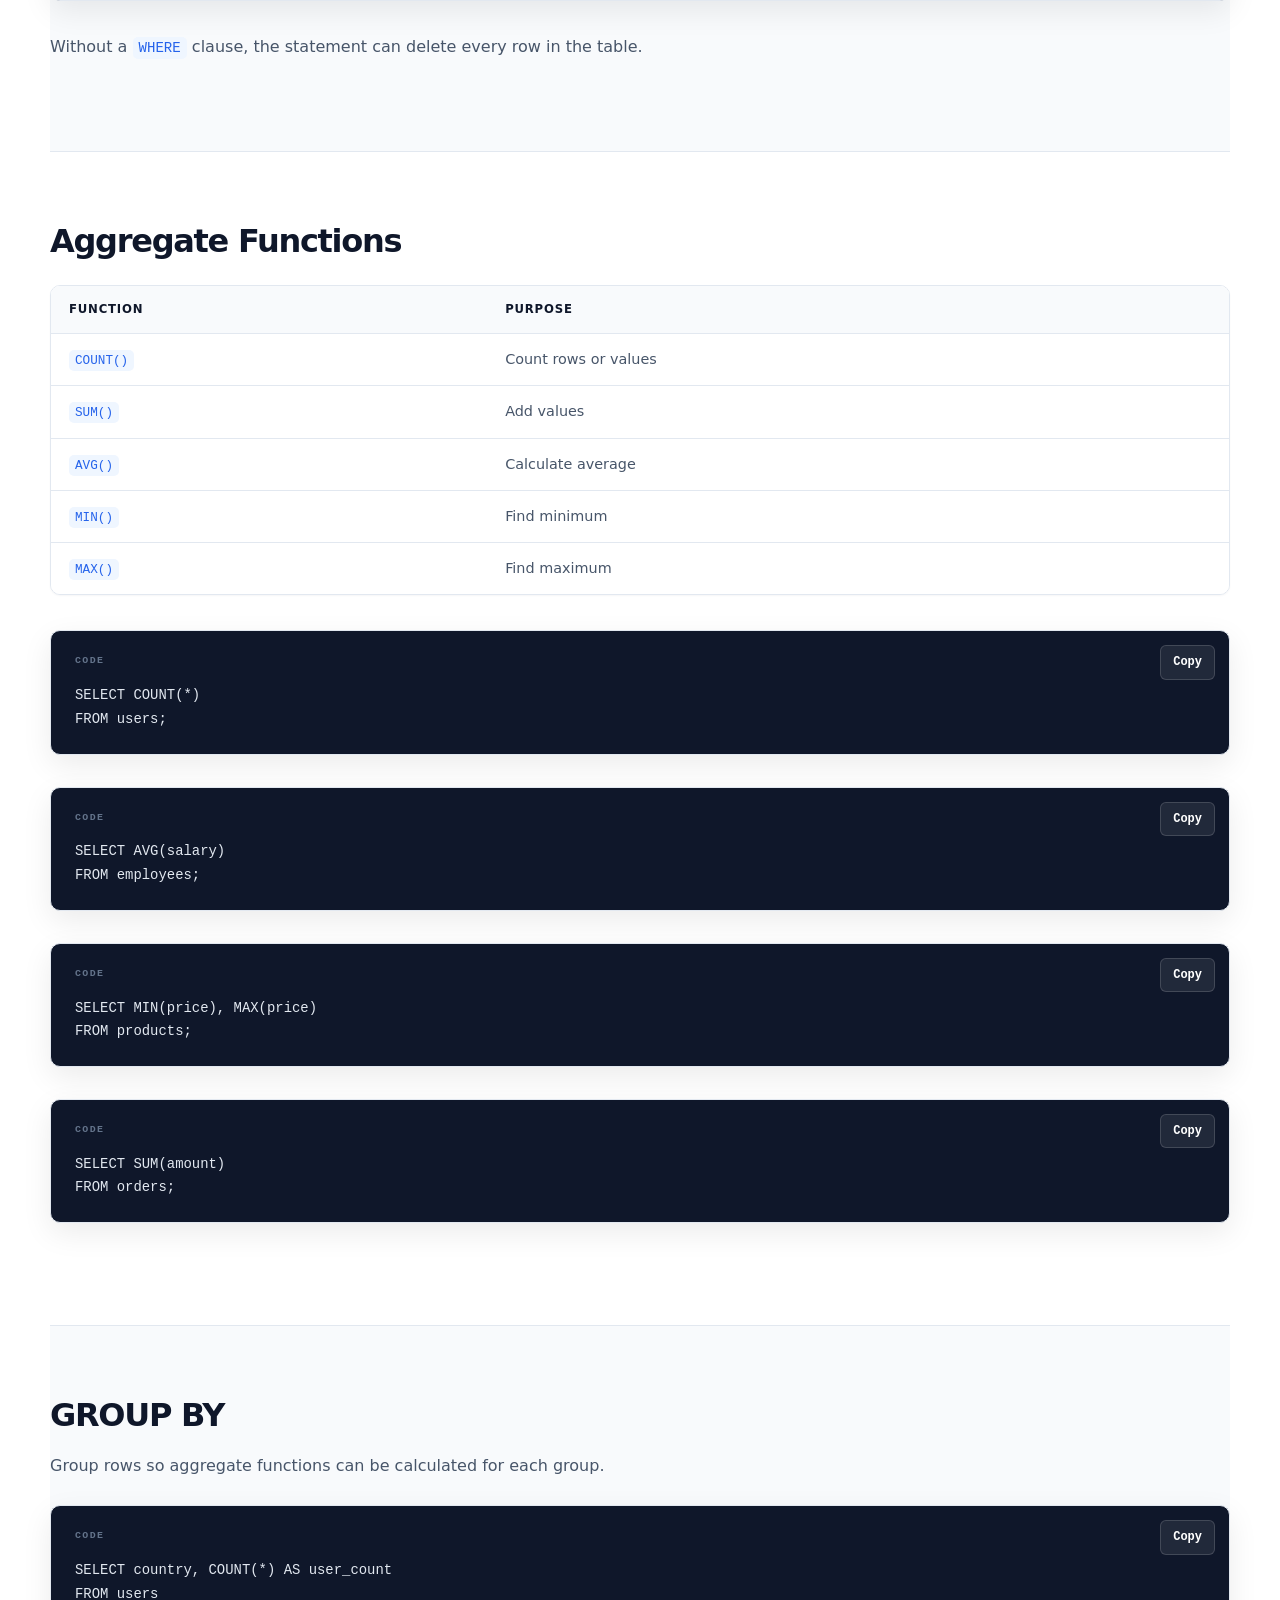
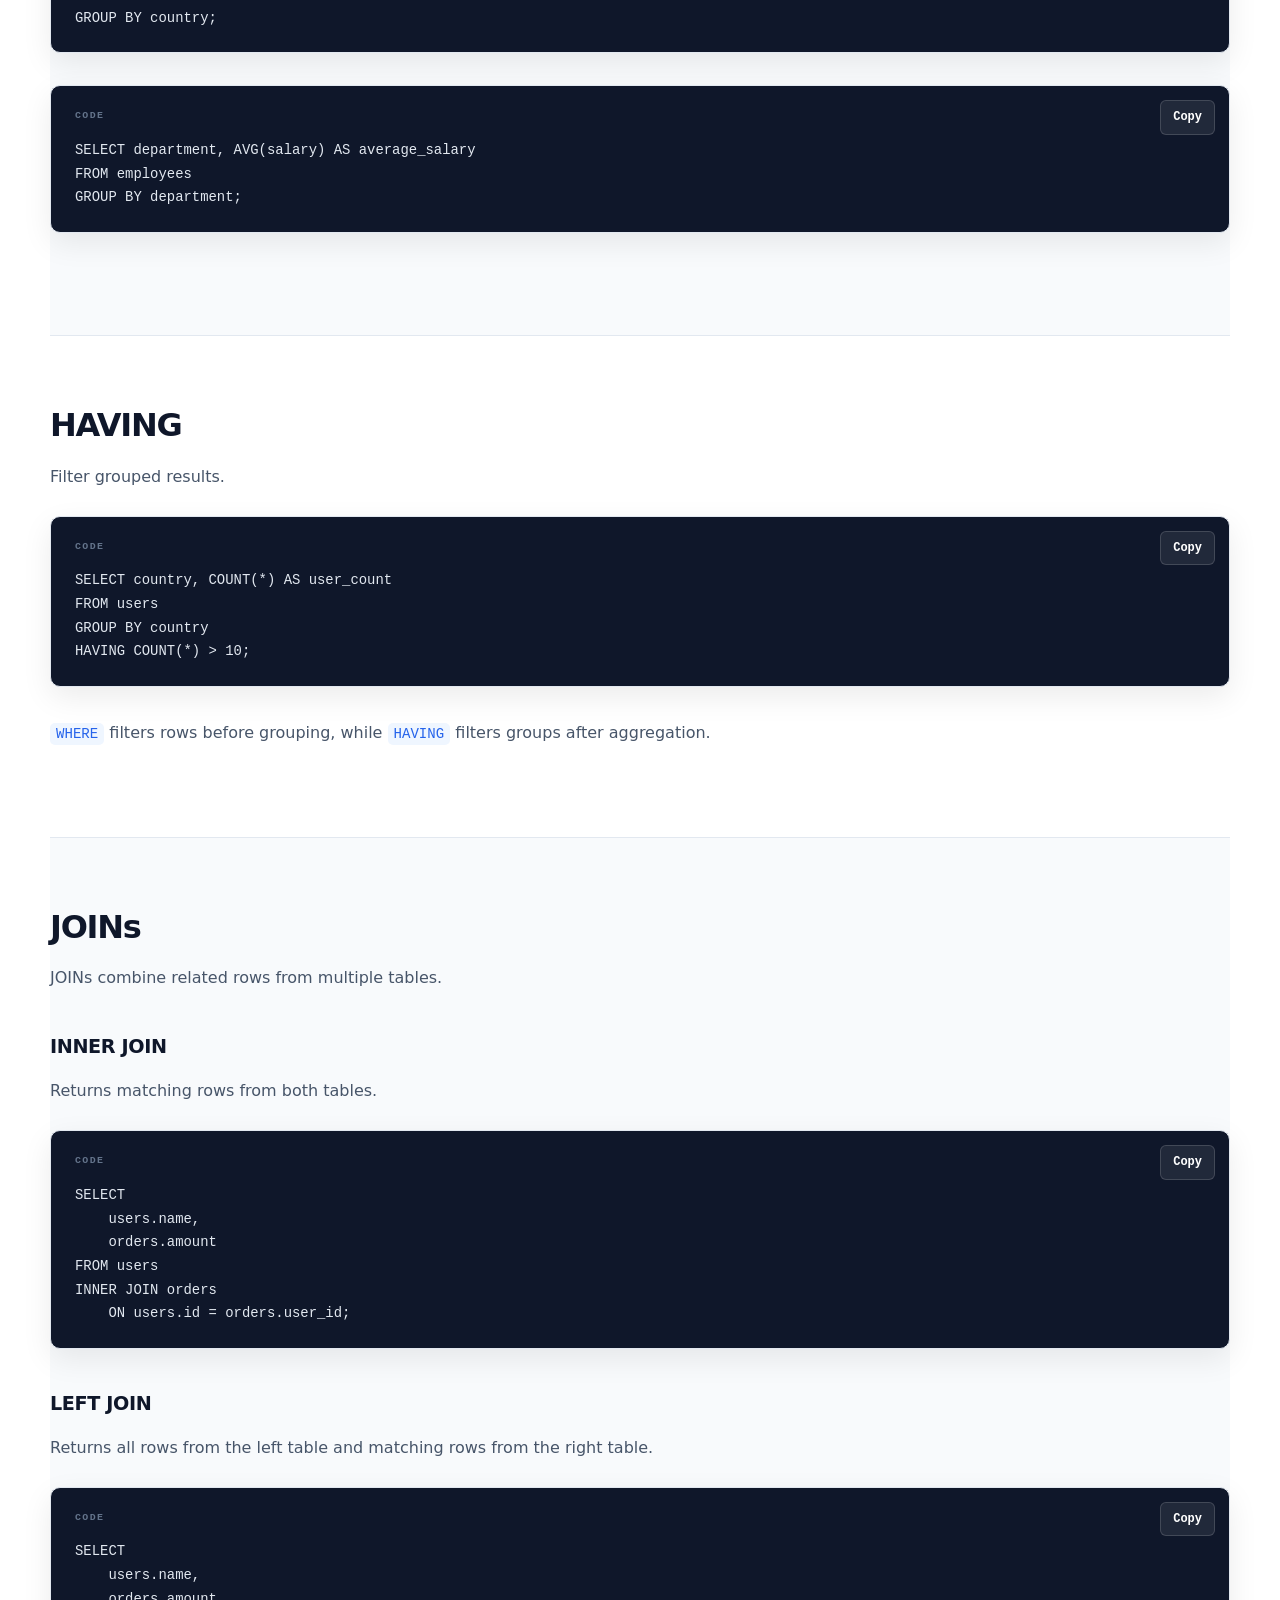
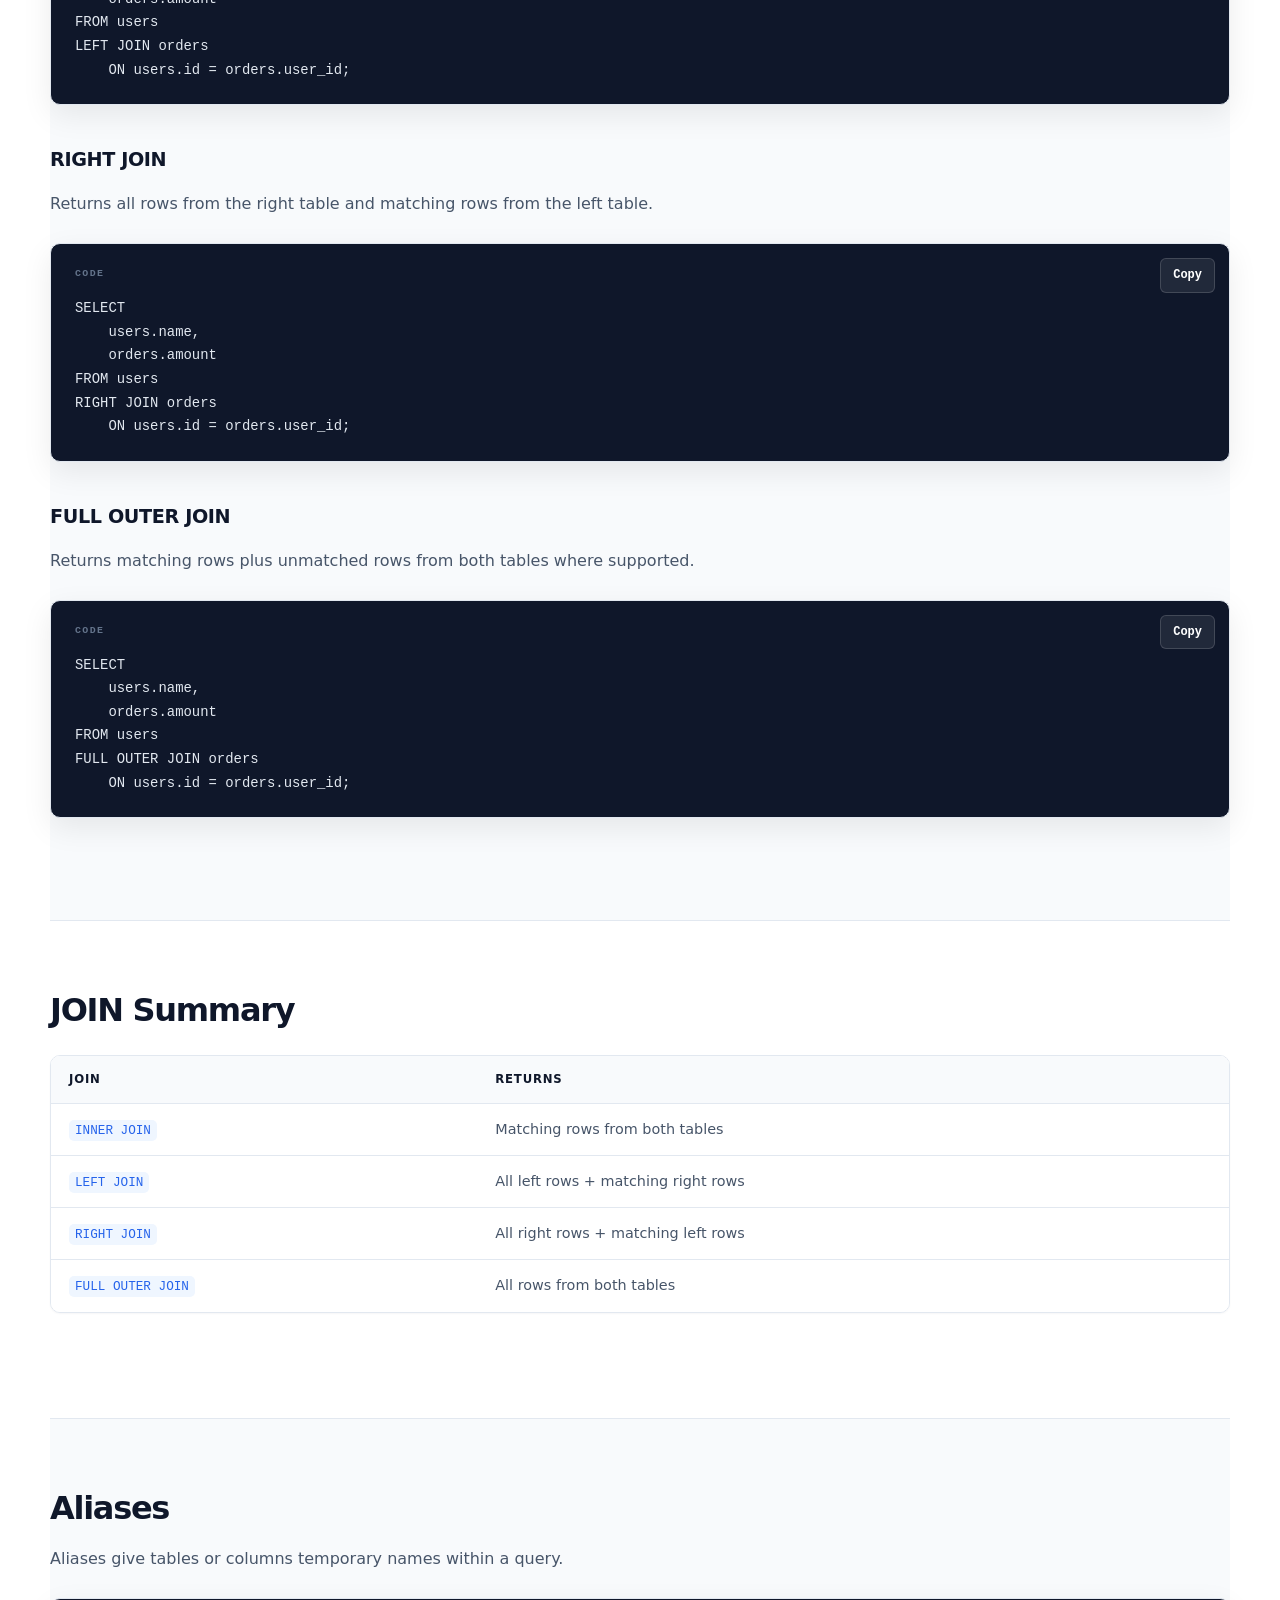
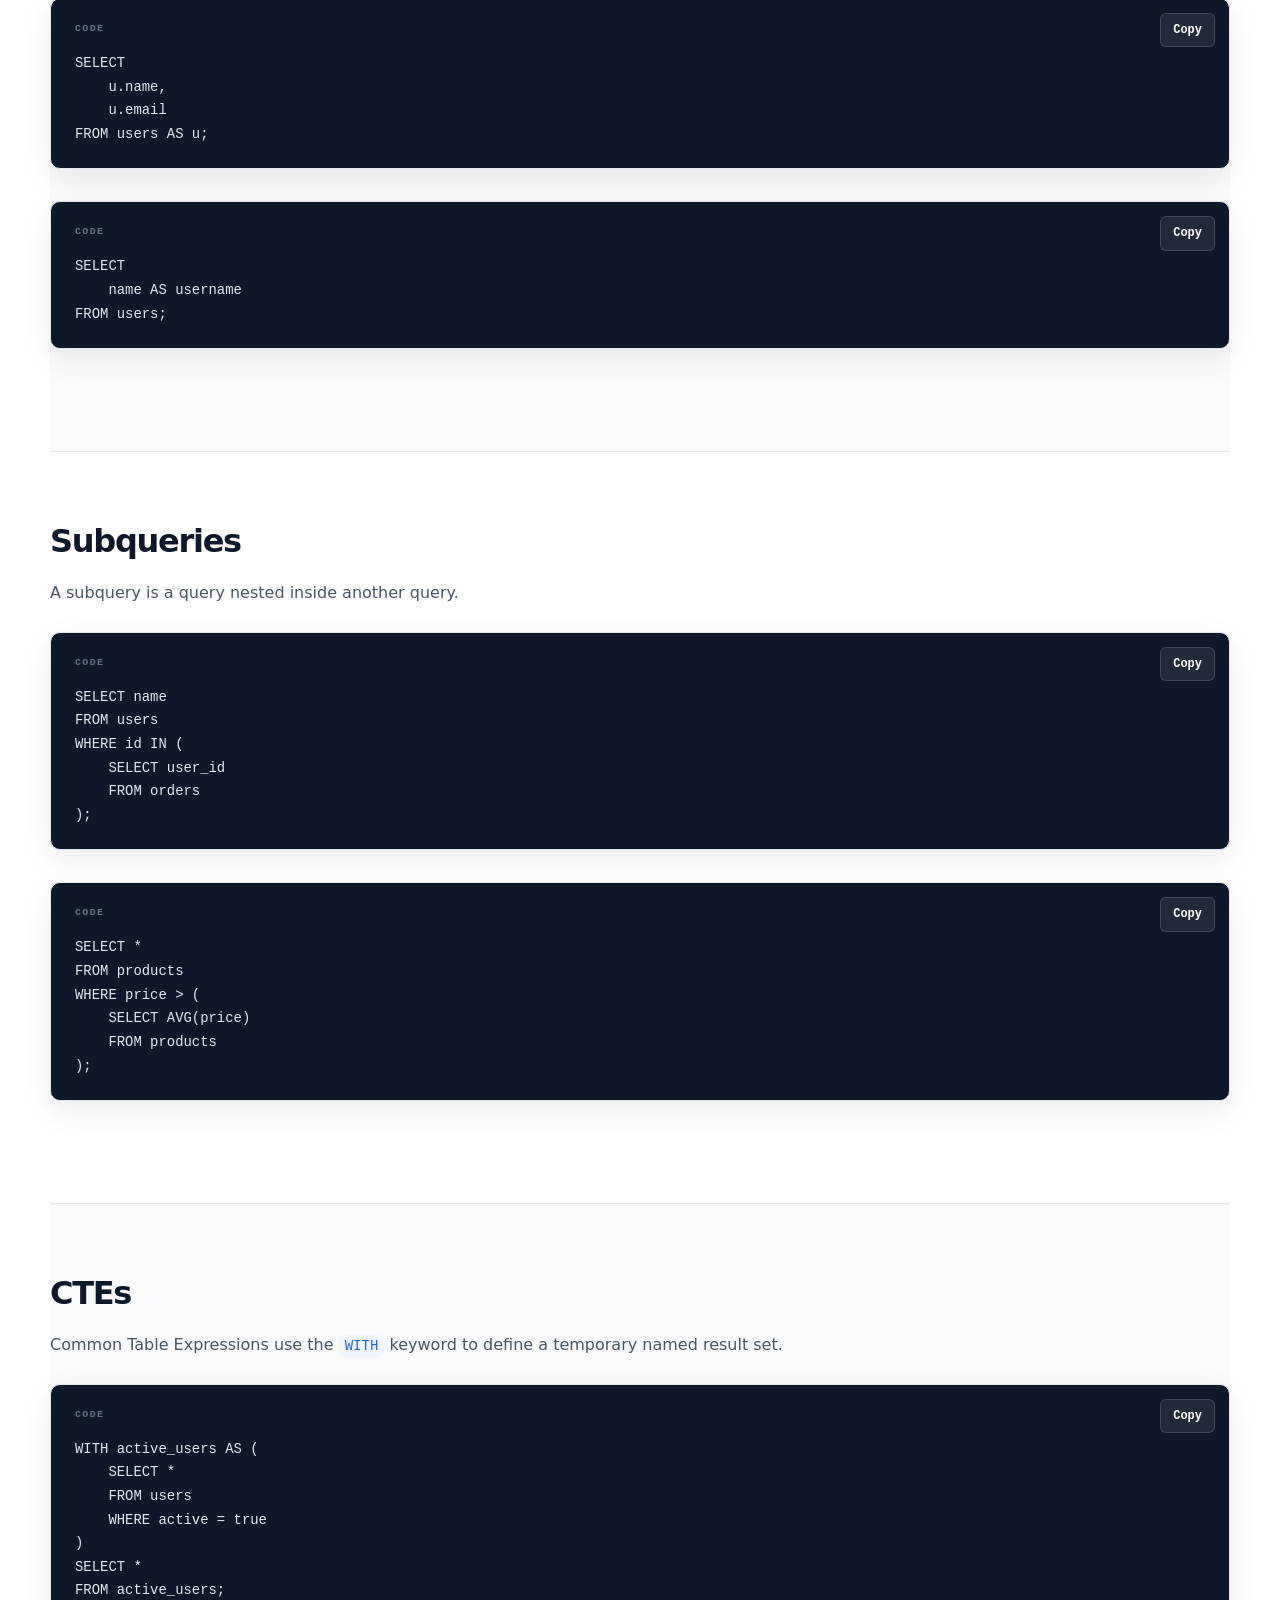
<file: cheatsheets/sql.html>
<!DOCTYPE html>
<html lang="en">

<head>
    <meta charset="UTF-8">

    <meta
        name="viewport"
        content="width=device-width, initial-scale=1.0"
    >

    <meta
        name="description"
        content="SQL cheatsheet covering queries, joins, aggregates, constraints, indexes, transactions, and common SQL patterns."
    >

    <title>SQL Cheatsheet | Dev Cheatsheets</title>

    <link
        rel="stylesheet"
        href="../css/style.css"
    >
</head>

<body>

    <!-- =====================================================
         HEADER
    ====================================================== -->

    <header class="site-header">

        <div class="header-container">

            <a
                href="../index.html"
                class="site-logo"
            >
                Dev Cheatsheets
            </a>

            <nav class="main-navigation">

                <a href="../index.html">
                    Home
                </a>

                <a href="html.html">
                    HTML
                </a>

                <a href="css.html">
                    CSS
                </a>

                <a href="js.html">
                    JavaScript
                </a>

                <button
                    id="themeToggle"
                    class="theme-toggle"
                    type="button"
                    aria-label="Switch to dark mode"
                >
                    🌙
                </button>

            </nav>

        </div>

    </header>


    <!-- =====================================================
         HERO
    ====================================================== -->

    <section class="docs-hero">

        <div class="docs-container">

            <div class="hero-text">

                <p class="eyebrow">
                    DATABASE
                </p>

                <h1>
                    SQL Cheatsheet
                </h1>

                <p class="hero-description">
                    A practical reference for querying,
                    filtering, joining, grouping, modifying,
                    and managing relational databases.
                </p>

            </div>

        </div>

    </section>


    <!-- =====================================================
         CONTENT
    ====================================================== -->

    <main class="docs-content">

        <div class="docs-container">


            <!-- =================================================
                 SQL BASICS
            ================================================== -->

            <section class="docs-section">

                <h2>
                    SQL Basics
                </h2>

                <p>
                    SQL (Structured Query Language) is used to
                    communicate with relational databases.
                </p>

                <div class="table-wrapper">

                    <table>

                        <thead>
                            <tr>
                                <th>Command</th>
                                <th>Purpose</th>
                            </tr>
                        </thead>

                        <tbody>

                            <tr>
                                <td><code>SELECT</code></td>
                                <td>Read data</td>
                            </tr>

                            <tr>
                                <td><code>INSERT</code></td>
                                <td>Add data</td>
                            </tr>

                            <tr>
                                <td><code>UPDATE</code></td>
                                <td>Modify data</td>
                            </tr>

                            <tr>
                                <td><code>DELETE</code></td>
                                <td>Remove data</td>
                            </tr>

                            <tr>
                                <td><code>CREATE</code></td>
                                <td>Create database objects</td>
                            </tr>

                            <tr>
                                <td><code>ALTER</code></td>
                                <td>Modify database objects</td>
                            </tr>

                            <tr>
                                <td><code>DROP</code></td>
                                <td>Delete database objects</td>
                            </tr>

                        </tbody>

                    </table>

                </div>

            </section>


            <!-- =================================================
                 SELECT
            ================================================== -->

            <section class="docs-section">

                <h2>
                    SELECT
                </h2>

                <p>
                    Retrieve data from a table.
                </p>

                <pre><code>SELECT *
FROM users;</code></pre>

                <pre><code>SELECT name, email
FROM users;</code></pre>

                <pre><code>SELECT
    name AS username,
    email AS email_address
FROM users;</code></pre>

            </section>


            <!-- =================================================
                 DISTINCT
            ================================================== -->

            <section class="docs-section">

                <h2>
                    DISTINCT
                </h2>

                <p>
                    Return only unique values.
                </p>

                <pre><code>SELECT DISTINCT country
FROM users;</code></pre>

                <pre><code>SELECT DISTINCT country, city
FROM users;</code></pre>

            </section>


            <!-- =================================================
                 WHERE
            ================================================== -->

            <section class="docs-section">

                <h2>
                    WHERE
                </h2>

                <p>
                    Filter rows based on a condition.
                </p>

                <pre><code>SELECT *
FROM users
WHERE age > 18;</code></pre>

                <pre><code>SELECT *
FROM users
WHERE country = 'India';</code></pre>

                <h3>
                    Comparison Operators
                </h3>

                <div class="table-wrapper">

                    <table>

                        <thead>
                            <tr>
                                <th>Operator</th>
                                <th>Meaning</th>
                            </tr>
                        </thead>

                        <tbody>

                            <tr>
                                <td><code>=</code></td>
                                <td>Equal</td>
                            </tr>

                            <tr>
                                <td><code>&lt;&gt;</code></td>
                                <td>Not equal</td>
                            </tr>

                            <tr>
                                <td><code>&gt;</code></td>
                                <td>Greater than</td>
                            </tr>

                            <tr>
                                <td><code>&lt;</code></td>
                                <td>Less than</td>
                            </tr>

                            <tr>
                                <td><code>&gt;=</code></td>
                                <td>Greater than or equal</td>
                            </tr>

                            <tr>
                                <td><code>&lt;=</code></td>
                                <td>Less than or equal</td>
                            </tr>

                        </tbody>

                    </table>

                </div>

            </section>


            <!-- =================================================
                 AND OR NOT
            ================================================== -->

            <section class="docs-section">

                <h2>
                    AND, OR, NOT
                </h2>

                <pre><code>SELECT *
FROM users
WHERE age >= 18
AND country = 'India';</code></pre>

                <pre><code>SELECT *
FROM users
WHERE country = 'India'
OR country = 'Canada';</code></pre>

                <pre><code>SELECT *
FROM users
WHERE NOT country = 'India';</code></pre>

            </section>


            <!-- =================================================
                 IN
            ================================================== -->

            <section class="docs-section">

                <h2>
                    IN
                </h2>

                <p>
                    Match a value against multiple possible values.
                </p>

                <pre><code>SELECT *
FROM users
WHERE country IN ('India', 'Canada', 'Japan');</code></pre>

            </section>


            <!-- =================================================
                 BETWEEN
            ================================================== -->

            <section class="docs-section">

                <h2>
                    BETWEEN
                </h2>

                <p>
                    Filter values within a range.
                </p>

                <pre><code>SELECT *
FROM products
WHERE price BETWEEN 100 AND 500;</code></pre>

            </section>


            <!-- =================================================
                 LIKE
            ================================================== -->

            <section class="docs-section">

                <h2>
                    LIKE
                </h2>

                <p>
                    Search for patterns in text.
                </p>

                <pre><code>SELECT *
FROM users
WHERE name LIKE 'A%';</code></pre>

                <pre><code>SELECT *
FROM users
WHERE name LIKE '%son';</code></pre>

                <pre><code>SELECT *
FROM users
WHERE name LIKE '%ary%';</code></pre>

                <div class="table-wrapper">

                    <table>

                        <thead>
                            <tr>
                                <th>Pattern</th>
                                <th>Meaning</th>
                            </tr>
                        </thead>

                        <tbody>

                            <tr>
                                <td><code>A%</code></td>
                                <td>Starts with A</td>
                            </tr>

                            <tr>
                                <td><code>%A</code></td>
                                <td>Ends with A</td>
                            </tr>

                            <tr>
                                <td><code>%A%</code></td>
                                <td>Contains A</td>
                            </tr>

                            <tr>
                                <td><code>_A%</code></td>
                                <td>Second character is A</td>
                            </tr>

                        </tbody>

                    </table>

                </div>

            </section>


            <!-- =================================================
                 NULL
            ================================================== -->

            <section class="docs-section">

                <h2>
                    NULL
                </h2>

                <p>
                    Use <code>IS NULL</code> and
                    <code>IS NOT NULL</code> to test for NULL values.
                </p>

                <pre><code>SELECT *
FROM users
WHERE phone IS NULL;</code></pre>

                <pre><code>SELECT *
FROM users
WHERE phone IS NOT NULL;</code></pre>

            </section>


            <!-- =================================================
                 ORDER BY
            ================================================== -->

            <section class="docs-section">

                <h2>
                    ORDER BY
                </h2>

                <p>
                    Sort query results.
                </p>

                <pre><code>SELECT *
FROM users
ORDER BY name;</code></pre>

                <pre><code>SELECT *
FROM users
ORDER BY age DESC;</code></pre>

                <pre><code>SELECT *
FROM users
ORDER BY country ASC, name ASC;</code></pre>

            </section>


            <!-- =================================================
                 LIMIT
            ================================================== -->

            <section class="docs-section">

                <h2>
                    LIMIT
                </h2>

                <p>
                    Restrict the number of rows returned.
                </p>

                <pre><code>SELECT *
FROM users
LIMIT 10;</code></pre>

                <p>
                    Some database systems use different syntax
                    for limiting or paginating results.
                </p>

            </section>


            <!-- =================================================
                 INSERT
            ================================================== -->

            <section class="docs-section">

                <h2>
                    INSERT
                </h2>

                <p>
                    Add new rows to a table.
                </p>

                <pre><code>INSERT INTO users (name, email, age)
VALUES ('Aryan', 'aryan@example.com', 21);</code></pre>

                <h3>
                    Insert Multiple Rows
                </h3>

                <pre><code>INSERT INTO users (name, email)
VALUES
    ('Aman', 'aman@example.com'),
    ('Riya', 'riya@example.com'),
    ('John', 'john@example.com');</code></pre>

            </section>


            <!-- =================================================
                 UPDATE
            ================================================== -->

            <section class="docs-section">

                <h2>
                    UPDATE
                </h2>

                <p>
                    Modify existing rows.
                </p>

                <pre><code>UPDATE users
SET age = 22
WHERE id = 1;</code></pre>

                <p>
                    Always use an appropriate
                    <code>WHERE</code> condition when updating
                    specific rows.
                </p>

            </section>


            <!-- =================================================
                 DELETE
            ================================================== -->

            <section class="docs-section">

                <h2>
                    DELETE
                </h2>

                <p>
                    Remove rows from a table.
                </p>

                <pre><code>DELETE FROM users
WHERE id = 1;</code></pre>

                <p>
                    Without a <code>WHERE</code> clause, the statement
                    can delete every row in the table.
                </p>

            </section>


            <!-- =================================================
                 AGGREGATE FUNCTIONS
            ================================================== -->

            <section class="docs-section">

                <h2>
                    Aggregate Functions
                </h2>

                <div class="table-wrapper">

                    <table>

                        <thead>
                            <tr>
                                <th>Function</th>
                                <th>Purpose</th>
                            </tr>
                        </thead>

                        <tbody>

                            <tr>
                                <td><code>COUNT()</code></td>
                                <td>Count rows or values</td>
                            </tr>

                            <tr>
                                <td><code>SUM()</code></td>
                                <td>Add values</td>
                            </tr>

                            <tr>
                                <td><code>AVG()</code></td>
                                <td>Calculate average</td>
                            </tr>

                            <tr>
                                <td><code>MIN()</code></td>
                                <td>Find minimum</td>
                            </tr>

                            <tr>
                                <td><code>MAX()</code></td>
                                <td>Find maximum</td>
                            </tr>

                        </tbody>

                    </table>

                </div>

                <pre><code>SELECT COUNT(*)
FROM users;</code></pre>

                <pre><code>SELECT AVG(salary)
FROM employees;</code></pre>

                <pre><code>SELECT MIN(price), MAX(price)
FROM products;</code></pre>

                <pre><code>SELECT SUM(amount)
FROM orders;</code></pre>

            </section>


            <!-- =================================================
                 GROUP BY
            ================================================== -->

            <section class="docs-section">

                <h2>
                    GROUP BY
                </h2>

                <p>
                    Group rows so aggregate functions can be
                    calculated for each group.
                </p>

                <pre><code>SELECT country, COUNT(*) AS user_count
FROM users
GROUP BY country;</code></pre>

                <pre><code>SELECT department, AVG(salary) AS average_salary
FROM employees
GROUP BY department;</code></pre>

            </section>


            <!-- =================================================
                 HAVING
            ================================================== -->

            <section class="docs-section">

                <h2>
                    HAVING
                </h2>

                <p>
                    Filter grouped results.
                </p>

                <pre><code>SELECT country, COUNT(*) AS user_count
FROM users
GROUP BY country
HAVING COUNT(*) > 10;</code></pre>

                <p>
                    <code>WHERE</code> filters rows before grouping,
                    while <code>HAVING</code> filters groups after
                    aggregation.
                </p>

            </section>


            <!-- =================================================
                 JOINS
            ================================================== -->

            <section class="docs-section">

                <h2>
                    JOINs
                </h2>

                <p>
                    JOINs combine related rows from multiple tables.
                </p>

                <h3>
                    INNER JOIN
                </h3>

                <p>
                    Returns matching rows from both tables.
                </p>

                <pre><code>SELECT
    users.name,
    orders.amount
FROM users
INNER JOIN orders
    ON users.id = orders.user_id;</code></pre>

                <h3>
                    LEFT JOIN
                </h3>

                <p>
                    Returns all rows from the left table and
                    matching rows from the right table.
                </p>

                <pre><code>SELECT
    users.name,
    orders.amount
FROM users
LEFT JOIN orders
    ON users.id = orders.user_id;</code></pre>

                <h3>
                    RIGHT JOIN
                </h3>

                <p>
                    Returns all rows from the right table and
                    matching rows from the left table.
                </p>

                <pre><code>SELECT
    users.name,
    orders.amount
FROM users
RIGHT JOIN orders
    ON users.id = orders.user_id;</code></pre>

                <h3>
                    FULL OUTER JOIN
                </h3>

                <p>
                    Returns matching rows plus unmatched rows
                    from both tables where supported.
                </p>

                <pre><code>SELECT
    users.name,
    orders.amount
FROM users
FULL OUTER JOIN orders
    ON users.id = orders.user_id;</code></pre>

            </section>


            <!-- =================================================
                 JOIN SUMMARY
            ================================================== -->

            <section class="docs-section">

                <h2>
                    JOIN Summary
                </h2>

                <div class="table-wrapper">

                    <table>

                        <thead>
                            <tr>
                                <th>JOIN</th>
                                <th>Returns</th>
                            </tr>
                        </thead>

                        <tbody>

                            <tr>
                                <td><code>INNER JOIN</code></td>
                                <td>Matching rows from both tables</td>
                            </tr>

                            <tr>
                                <td><code>LEFT JOIN</code></td>
                                <td>All left rows + matching right rows</td>
                            </tr>

                            <tr>
                                <td><code>RIGHT JOIN</code></td>
                                <td>All right rows + matching left rows</td>
                            </tr>

                            <tr>
                                <td><code>FULL OUTER JOIN</code></td>
                                <td>All rows from both tables</td>
                            </tr>

                        </tbody>

                    </table>

                </div>

            </section>


            <!-- =================================================
                 ALIASES
            ================================================== -->

            <section class="docs-section">

                <h2>
                    Aliases
                </h2>

                <p>
                    Aliases give tables or columns temporary names
                    within a query.
                </p>

                <pre><code>SELECT
    u.name,
    u.email
FROM users AS u;</code></pre>

                <pre><code>SELECT
    name AS username
FROM users;</code></pre>

            </section>


            <!-- =================================================
                 SUBQUERIES
            ================================================== -->

            <section class="docs-section">

                <h2>
                    Subqueries
                </h2>

                <p>
                    A subquery is a query nested inside another query.
                </p>

                <pre><code>SELECT name
FROM users
WHERE id IN (
    SELECT user_id
    FROM orders
);</code></pre>

                <pre><code>SELECT *
FROM products
WHERE price > (
    SELECT AVG(price)
    FROM products
);</code></pre>

            </section>


            <!-- =================================================
                 CTE
            ================================================== -->

            <section class="docs-section">

                <h2>
                    CTEs
                </h2>

                <p>
                    Common Table Expressions use the
                    <code>WITH</code> keyword to define a temporary
                    named result set.
                </p>

                <pre><code>WITH active_users AS (
    SELECT *
    FROM users
    WHERE active = true
)
SELECT *
FROM active_users;</code></pre>

                <h3>
                    Multiple CTEs
                </h3>

                <pre><code>WITH
active_users AS (
    SELECT *
    FROM users
    WHERE active = true
),
large_orders AS (
    SELECT *
    FROM orders
    WHERE amount > 1000
)
SELECT *
FROM active_users
JOIN large_orders
    ON active_users.id = large_orders.user_id;</code></pre>

            </section>


            <!-- =================================================
                 CASE
            ================================================== -->

            <section class="docs-section">

                <h2>
                    CASE
                </h2>

                <p>
                    Use <code>CASE</code> for conditional logic.
                </p>

                <pre><code>SELECT
    name,
    CASE
        WHEN age >= 18 THEN 'Adult'
        ELSE 'Minor'
    END AS age_group
FROM users;</code></pre>

            </section>


            <!-- =================================================
                 COALESCE
            ================================================== -->

            <section class="docs-section">

                <h2>
                    COALESCE
                </h2>

                <p>
                    Return the first non-NULL value.
                </p>

                <pre><code>SELECT
    name,
    COALESCE(phone, 'No phone number') AS phone
FROM users;</code></pre>

            </section>


            <!-- =================================================
                 CONSTRAINTS
            ================================================== -->

            <section class="docs-section">

                <h2>
                    Constraints
                </h2>

                <p>
                    Constraints define rules for data stored in tables.
                </p>

                <div class="table-wrapper">

                    <table>

                        <thead>
                            <tr>
                                <th>Constraint</th>
                                <th>Purpose</th>
                            </tr>
                        </thead>

                        <tbody>

                            <tr>
                                <td><code>PRIMARY KEY</code></td>
                                <td>Uniquely identifies rows</td>
                            </tr>

                            <tr>
                                <td><code>FOREIGN KEY</code></td>
                                <td>References another table</td>
                            </tr>

                            <tr>
                                <td><code>NOT NULL</code></td>
                                <td>Prevents NULL values</td>
                            </tr>

                            <tr>
                                <td><code>UNIQUE</code></td>
                                <td>Requires unique values</td>
                            </tr>

                            <tr>
                                <td><code>CHECK</code></td>
                                <td>Enforces a condition</td>
                            </tr>

                            <tr>
                                <td><code>DEFAULT</code></td>
                                <td>Provides a default value</td>
                            </tr>

                        </tbody>

                    </table>

                </div>

            </section>


            <!-- =================================================
                 CREATE TABLE
            ================================================== -->

            <section class="docs-section">

                <h2>
                    CREATE TABLE
                </h2>

                <pre><code>CREATE TABLE users (
    id INTEGER PRIMARY KEY,
    name VARCHAR(100) NOT NULL,
    email VARCHAR(255) UNIQUE,
    age INTEGER,
    created_at TIMESTAMP
);</code></pre>

            </section>


            <!-- =================================================
                 ALTER TABLE
            ================================================== -->

            <section class="docs-section">

                <h2>
                    ALTER TABLE
                </h2>

                <h3>
                    Add a Column
                </h3>

                <pre><code>ALTER TABLE users
ADD COLUMN phone VARCHAR(20);</code></pre>

                <h3>
                    Drop a Column
                </h3>

                <pre><code>ALTER TABLE users
DROP COLUMN phone;</code></pre>

                <p>
                    Exact ALTER TABLE syntax can vary between
                    database systems.
                </p>

            </section>


            <!-- =================================================
                 DROP TABLE
            ================================================== -->

            <section class="docs-section">

                <h2>
                    DROP TABLE
                </h2>

                <p>
                    Delete a table and its data.
                </p>

                <pre><code>DROP TABLE users;</code></pre>

            </section>


            <!-- =================================================
                 INDEXES
            ================================================== -->

            <section class="docs-section">

                <h2>
                    Indexes
                </h2>

                <p>
                    Indexes can improve the performance of searches
                    and other queries involving indexed columns.
                </p>

                <pre><code>CREATE INDEX idx_users_email
ON users(email);</code></pre>

                <pre><code>DROP INDEX idx_users_email;</code></pre>

                <p>
                    Indexes also consume storage and can add overhead
                    to data modification operations.
                </p>

            </section>


            <!-- =================================================
                 TRANSACTIONS
            ================================================== -->

            <section class="docs-section">

                <h2>
                    Transactions
                </h2>

                <p>
                    Transactions group database operations into a
                    unit that can be committed or rolled back.
                </p>

                <pre><code>BEGIN;

UPDATE accounts
SET balance = balance - 100
WHERE id = 1;

UPDATE accounts
SET balance = balance + 100
WHERE id = 2;

COMMIT;</code></pre>

                <h3>
                    Rollback
                </h3>

                <pre><code>BEGIN;

DELETE FROM users
WHERE id = 10;

ROLLBACK;</code></pre>

                <p>
                    Transaction commands and behavior can vary
                    between database systems.
                </p>

            </section>


            <!-- =================================================
                 COMMON QUERY ORDER
            ================================================== -->

            <section class="docs-section">

                <h2>
                    Common Query Order
                </h2>

                <p>
                    A common SQL query is written in this order:
                </p>

                <pre><code>SELECT
FROM
WHERE
GROUP BY
HAVING
ORDER BY
LIMIT</code></pre>

                <p>
                    Example:
                </p>

                <pre><code>SELECT
    country,
    COUNT(*) AS user_count
FROM users
WHERE active = true
GROUP BY country
HAVING COUNT(*) > 5
ORDER BY user_count DESC
LIMIT 10;</code></pre>

            </section>


            <!-- =================================================
                 COMMON PATTERNS
            ================================================== -->

            <section class="docs-section">

                <h2>
                    Common SQL Patterns
                </h2>

                <h3>
                    Count Rows
                </h3>

                <pre><code>SELECT COUNT(*)
FROM users;</code></pre>

                <h3>
                    Find Duplicate Values
                </h3>

                <pre><code>SELECT email, COUNT(*)
FROM users
GROUP BY email
HAVING COUNT(*) > 1;</code></pre>

                <h3>
                    Find the Highest Value
                </h3>

                <pre><code>SELECT MAX(price)
FROM products;</code></pre>

                <h3>
                    Find the Lowest Value
                </h3>

                <pre><code>SELECT MIN(price)
FROM products;</code></pre>

                <h3>
                    Sort and Get the First Rows
                </h3>

                <pre><code>SELECT *
FROM products
ORDER BY price DESC
LIMIT 10;</code></pre>

                <h3>
                    Filter by Multiple Values
                </h3>

                <pre><code>SELECT *
FROM users
WHERE country IN ('India', 'Japan', 'Canada');</code></pre>

            </section>


            <!-- =================================================
                 SQL KEYWORDS
            ================================================== -->

            <section class="docs-section">

                <h2>
                    Important SQL Keywords
                </h2>

                <div class="table-wrapper">

                    <table>

                        <thead>
                            <tr>
                                <th>Keyword</th>
                                <th>Use</th>
                            </tr>
                        </thead>

                        <tbody>

                            <tr>
                                <td><code>SELECT</code></td>
                                <td>Retrieve data</td>
                            </tr>

                            <tr>
                                <td><code>FROM</code></td>
                                <td>Specify source table</td>
                            </tr>

                            <tr>
                                <td><code>WHERE</code></td>
                                <td>Filter rows</td>
                            </tr>

                            <tr>
                                <td><code>JOIN</code></td>
                                <td>Combine tables</td>
                            </tr>

                            <tr>
                                <td><code>ON</code></td>
                                <td>Specify join condition</td>
                            </tr>

                            <tr>
                                <td><code>GROUP BY</code></td>
                                <td>Group rows</td>
                            </tr>

                            <tr>
                                <td><code>HAVING</code></td>
                                <td>Filter groups</td>
                            </tr>

                            <tr>
                                <td><code>ORDER BY</code></td>
                                <td>Sort results</td>
                            </tr>

                            <tr>
                                <td><code>INSERT INTO</code></td>
                                <td>Add rows</td>
                            </tr>

                            <tr>
                                <td><code>UPDATE</code></td>
                                <td>Modify rows</td>
                            </tr>

                            <tr>
                                <td><code>DELETE</code></td>
                                <td>Remove rows</td>
                            </tr>

                            <tr>
                                <td><code>CREATE</code></td>
                                <td>Create objects</td>
                            </tr>

                            <tr>
                                <td><code>ALTER</code></td>
                                <td>Modify objects</td>
                            </tr>

                            <tr>
                                <td><code>DROP</code></td>
                                <td>Delete objects</td>
                            </tr>

                        </tbody>

                    </table>

                </div>

            </section>


            <!-- =================================================
                 BACK
            ================================================== -->

            <div class="docs-back">

                <a href="../index.html">
                    ← Back to all cheatsheets
                </a>

            </div>

        </div>

    </main>


    <!-- =====================================================
         FOOTER
    ====================================================== -->

    <footer class="site-footer">

        <div class="footer-container">

            <p>
                © <span id="currentYear"></span>
                Dev Cheatsheets
            </p>

        </div>

    </footer>


    <!-- =====================================================
         JAVASCRIPT
    ====================================================== -->

    <script src="../js/app.js"></script>

</body>

</html>
</file>
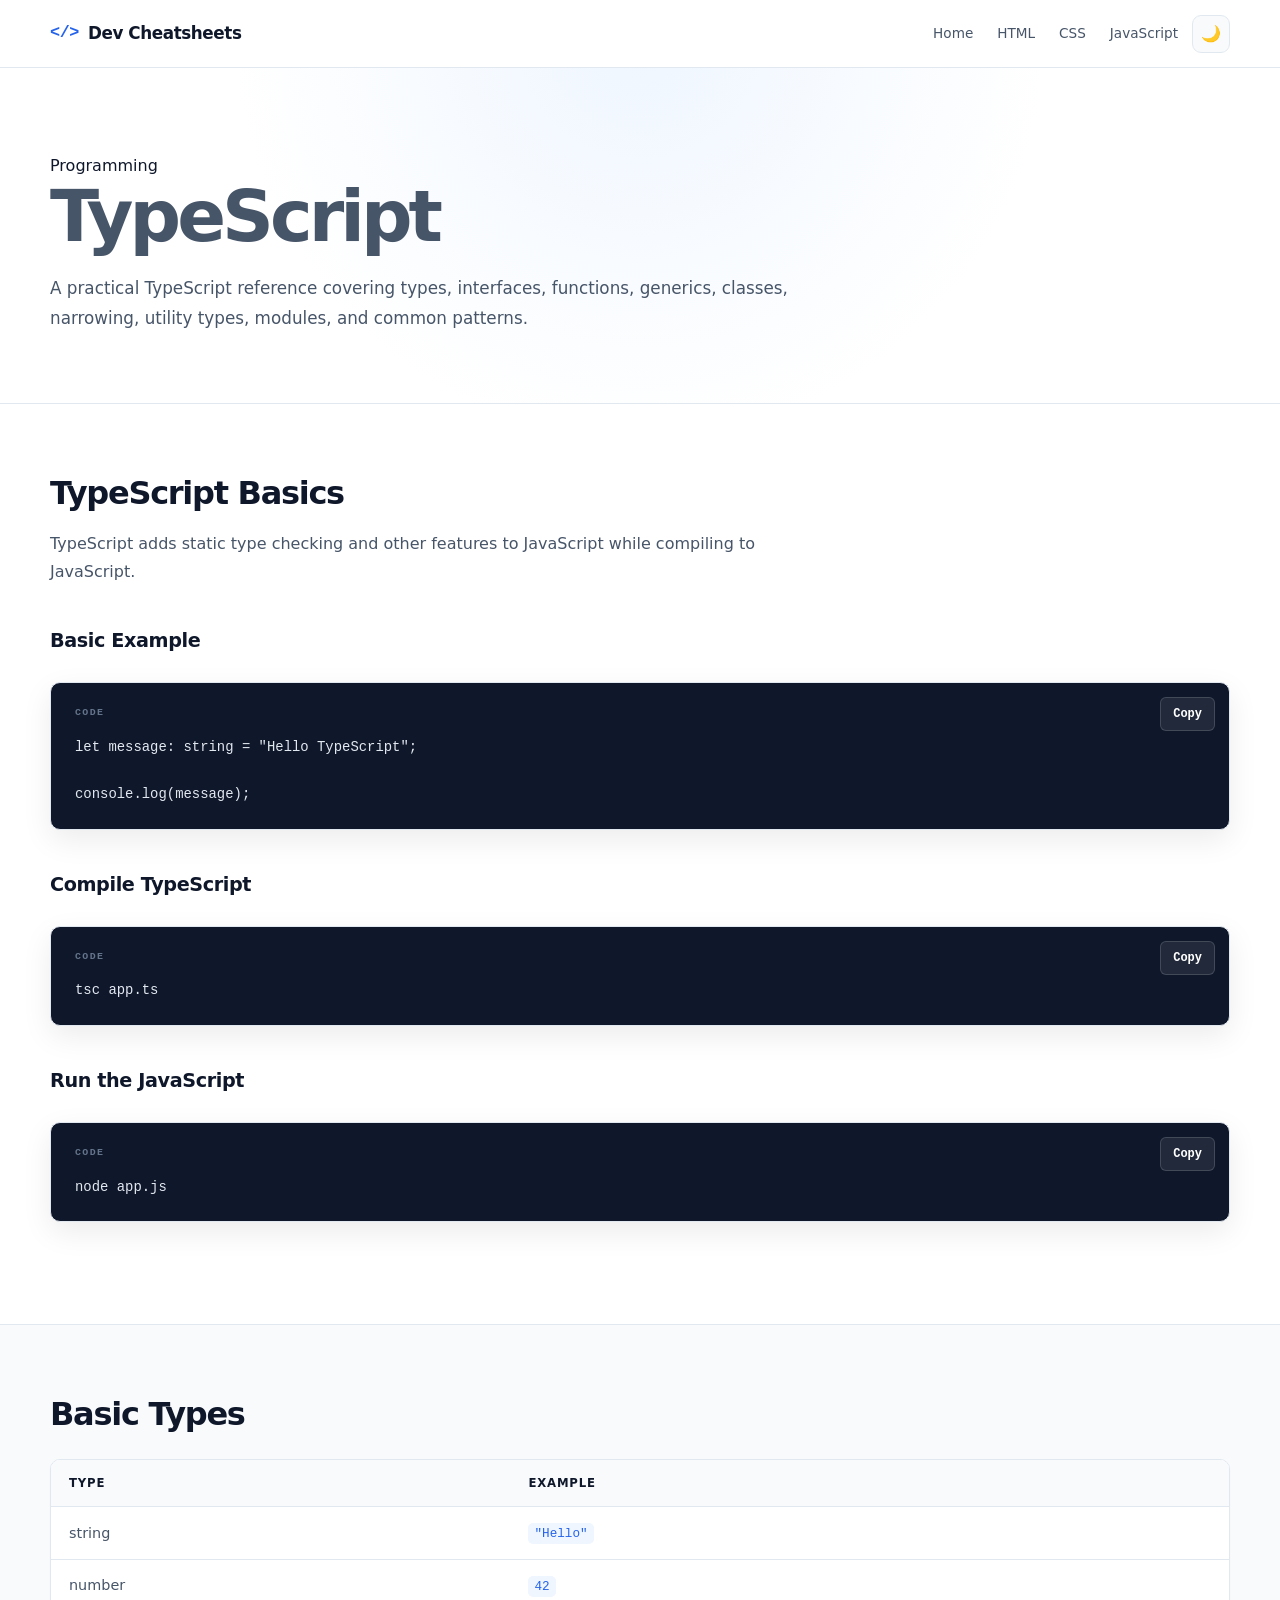
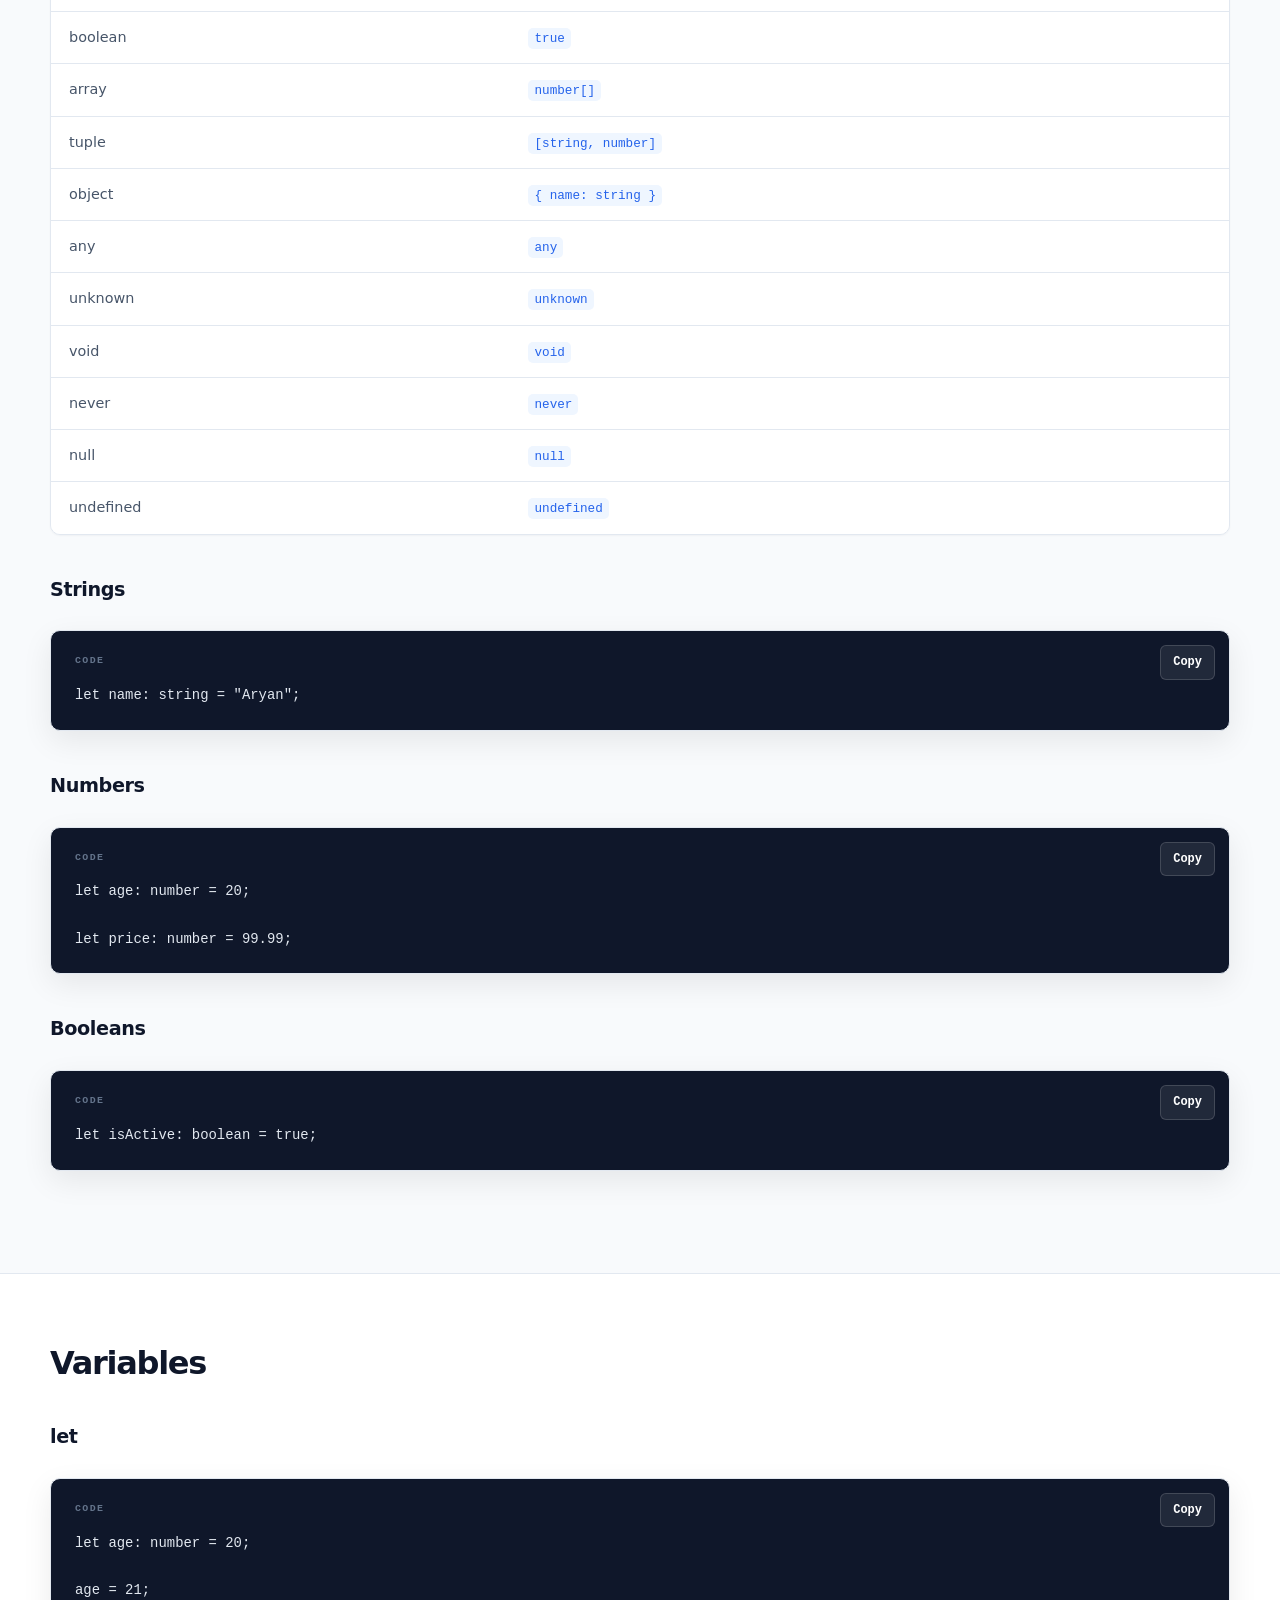
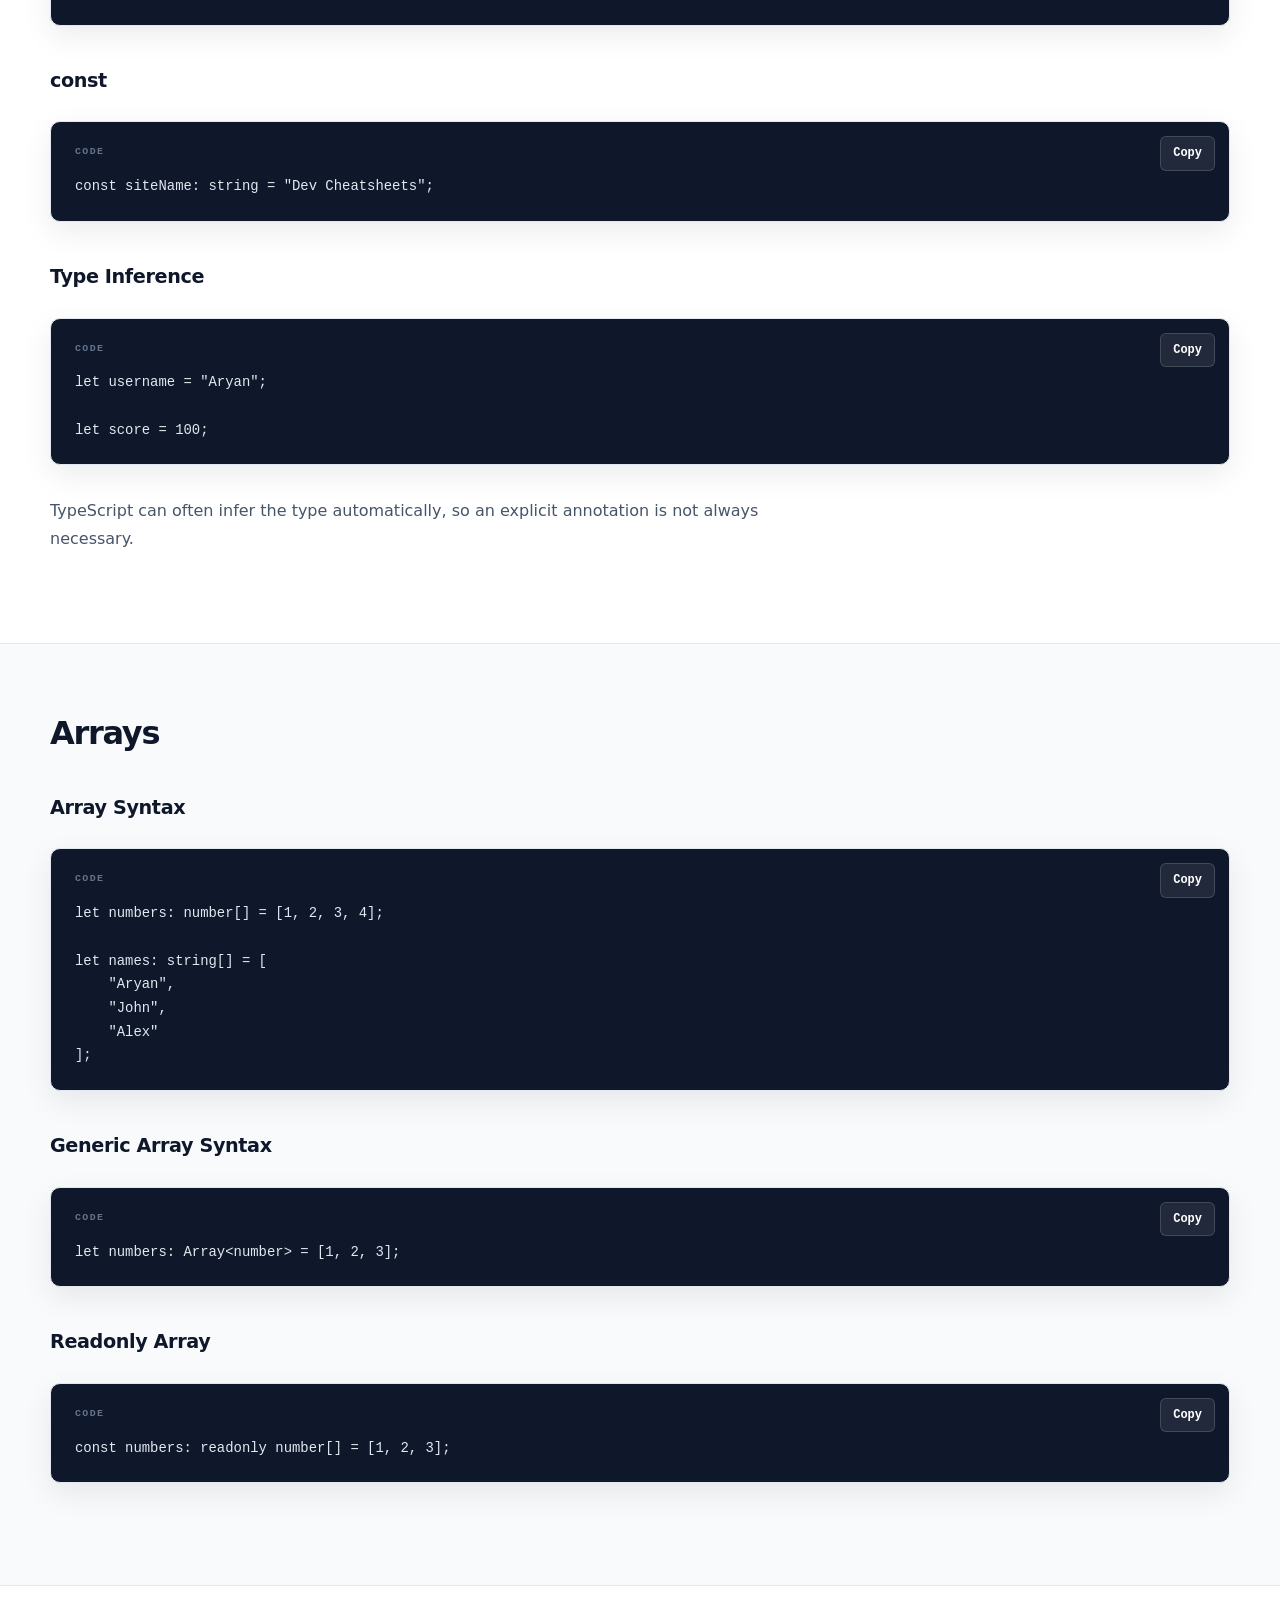
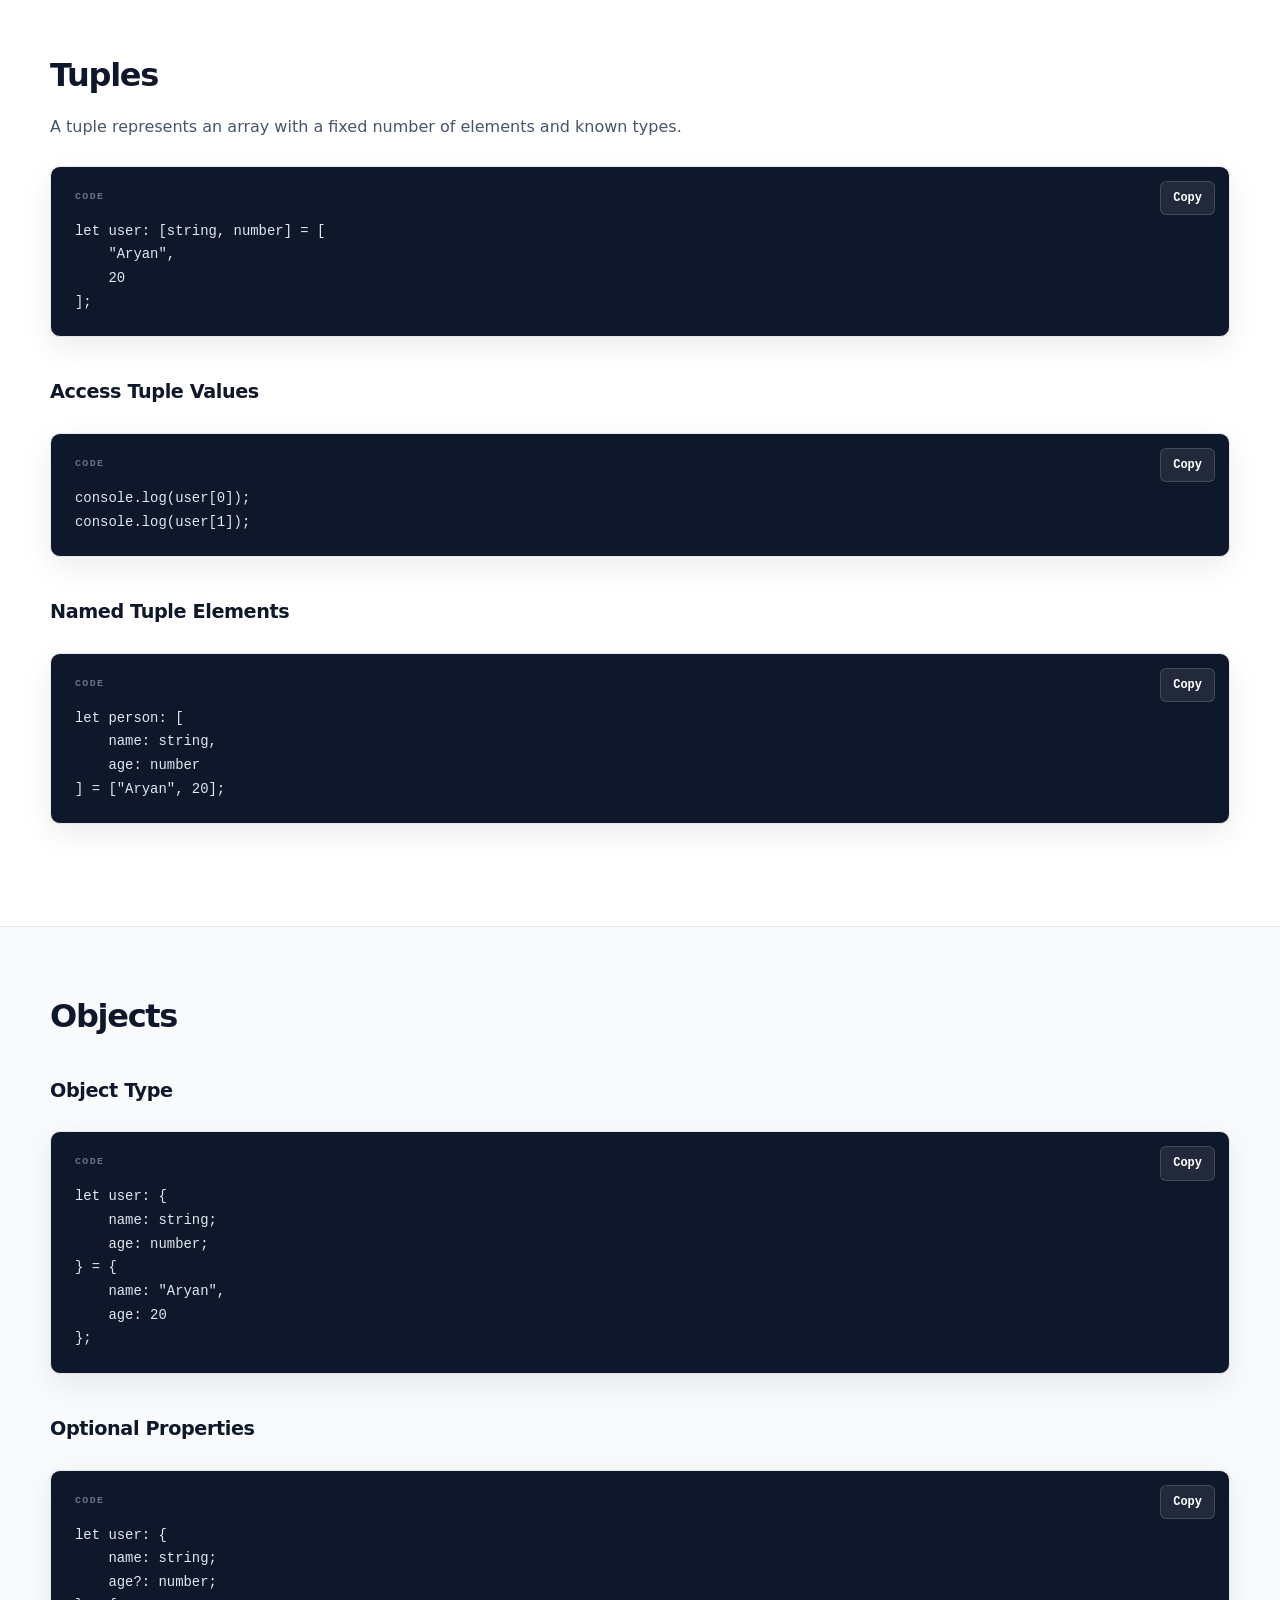
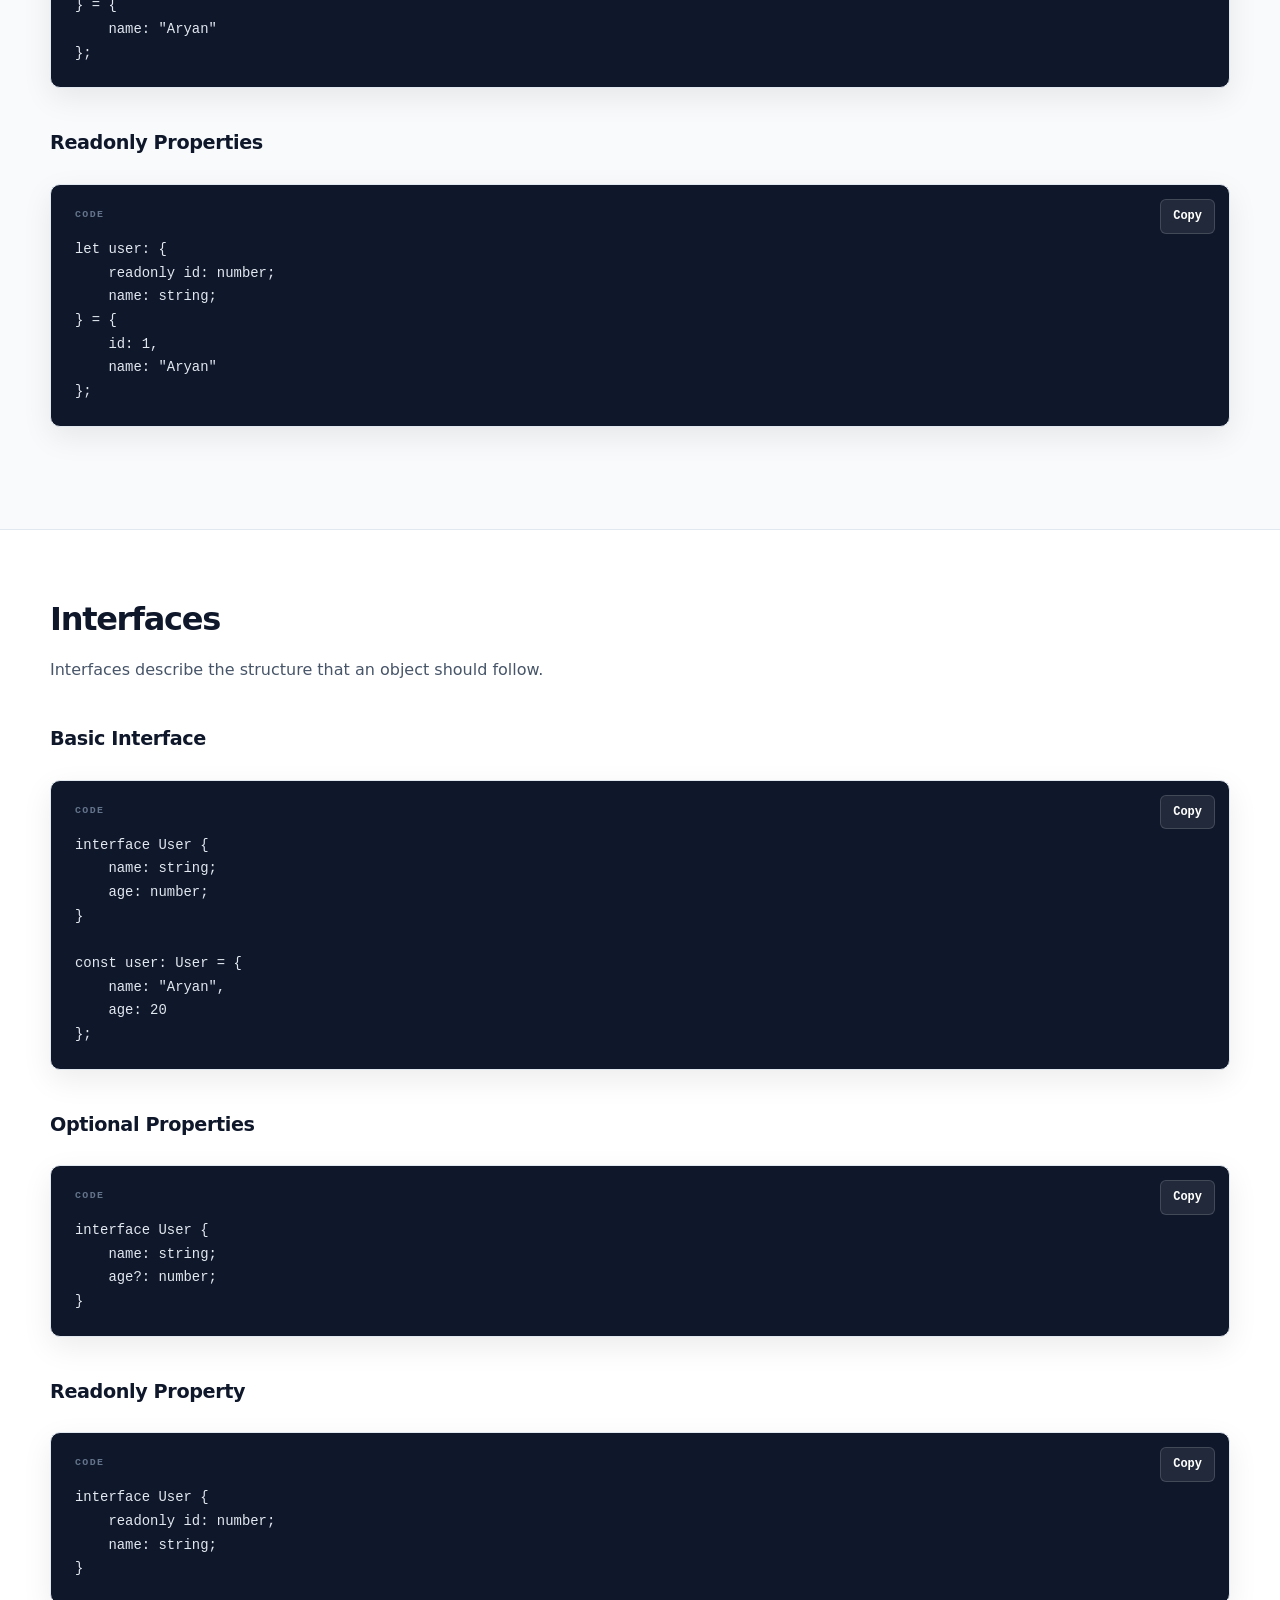
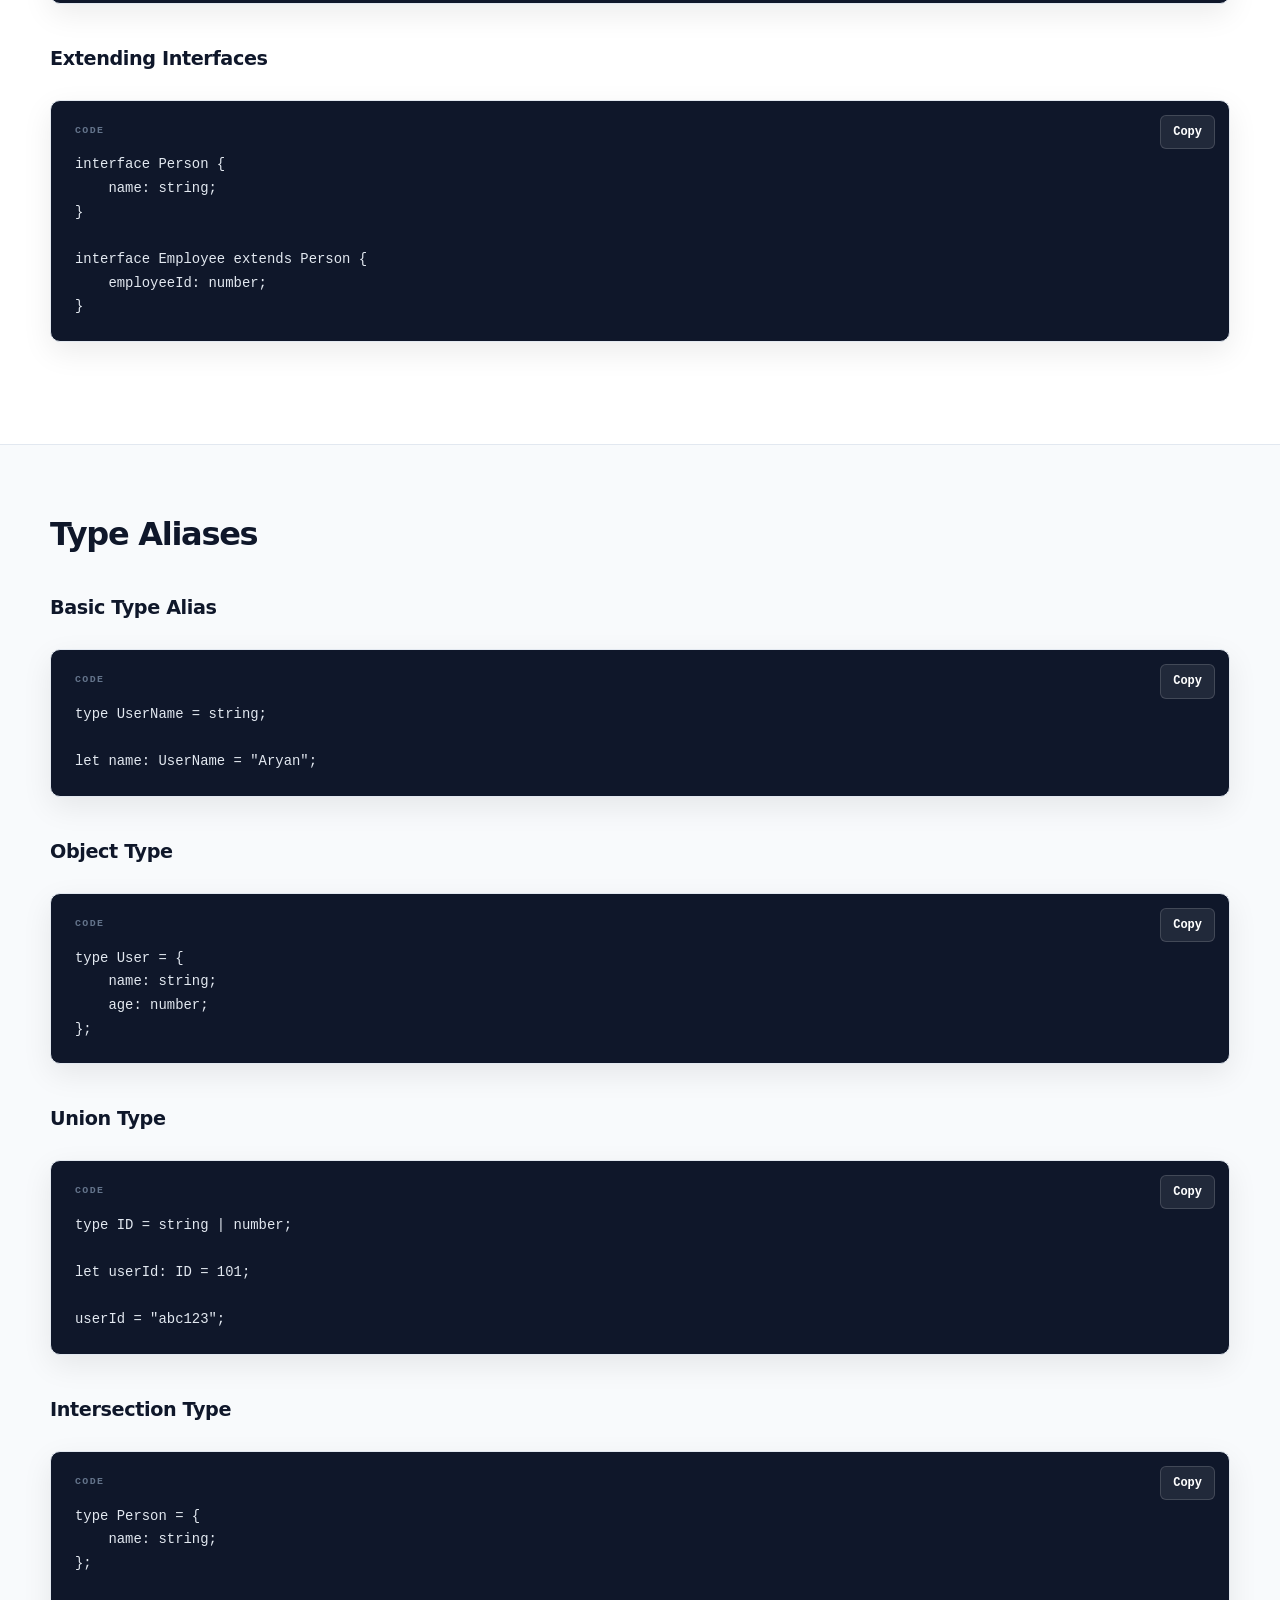
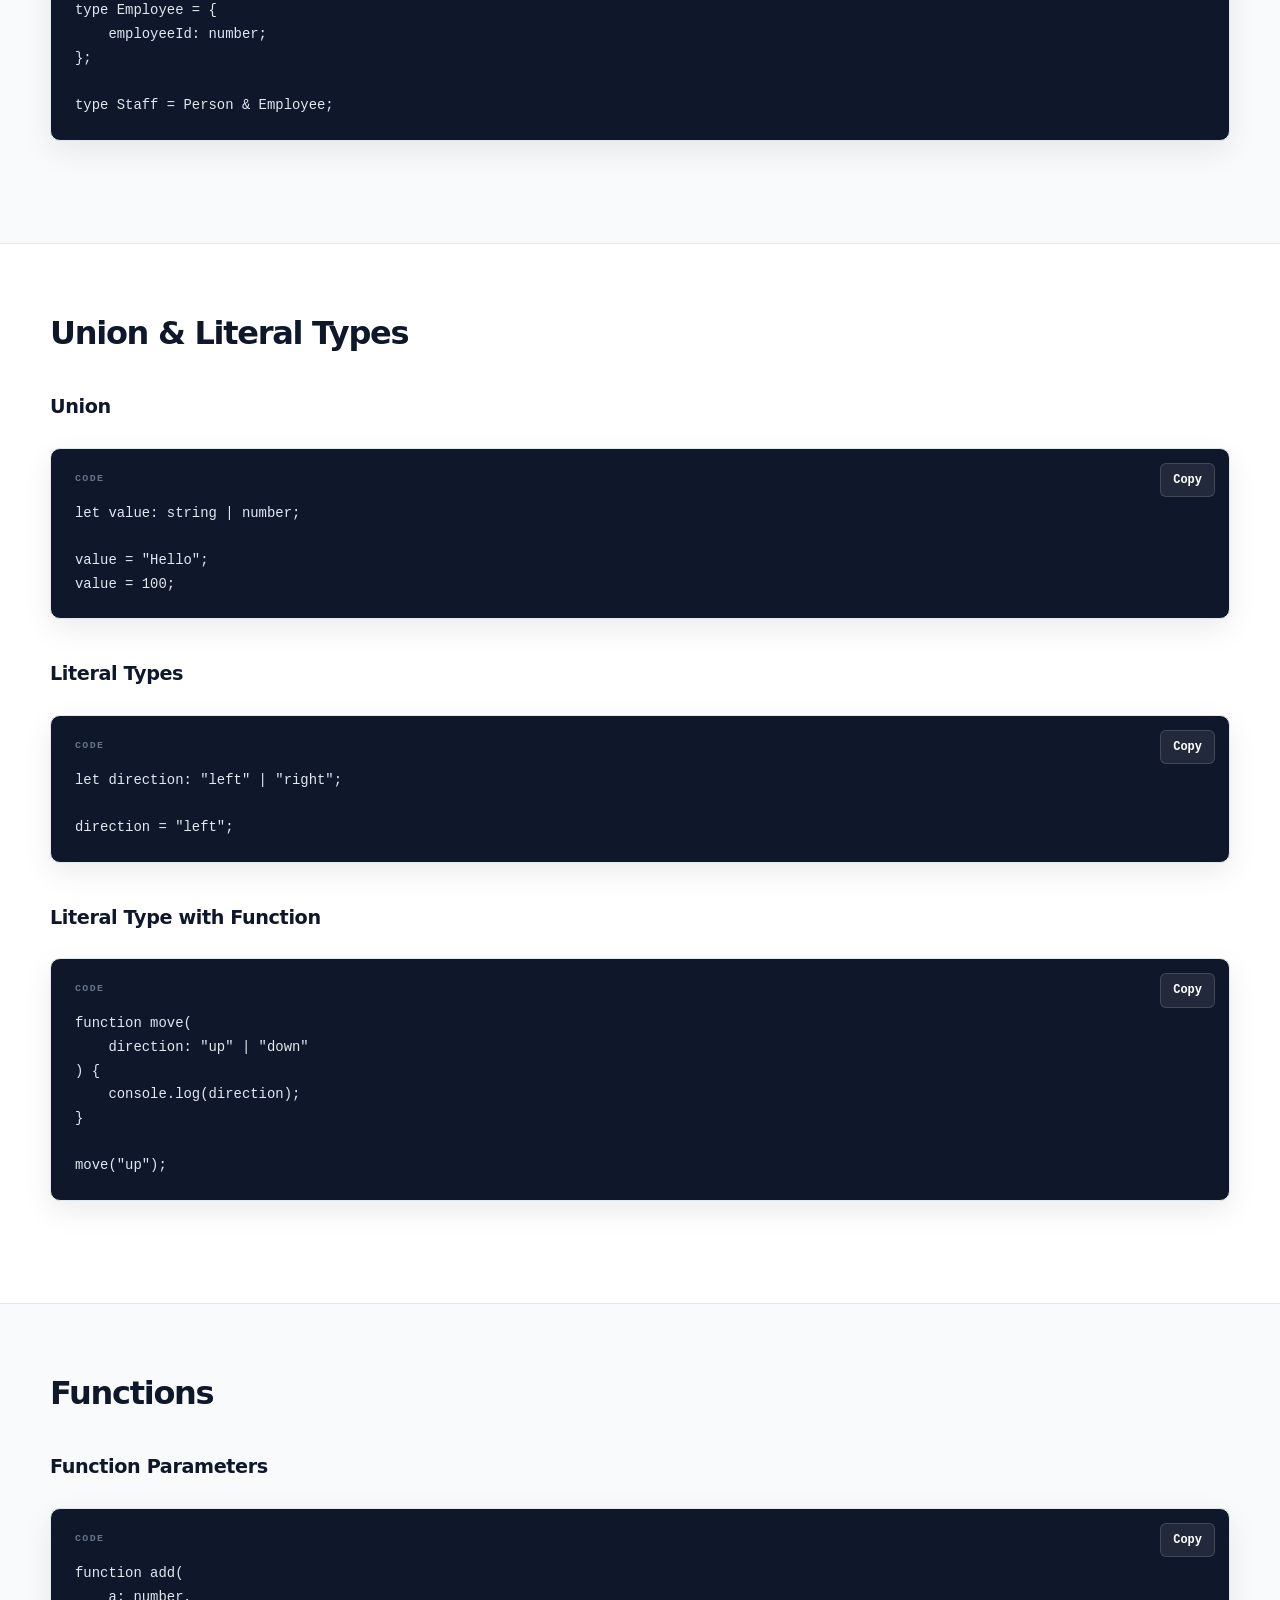
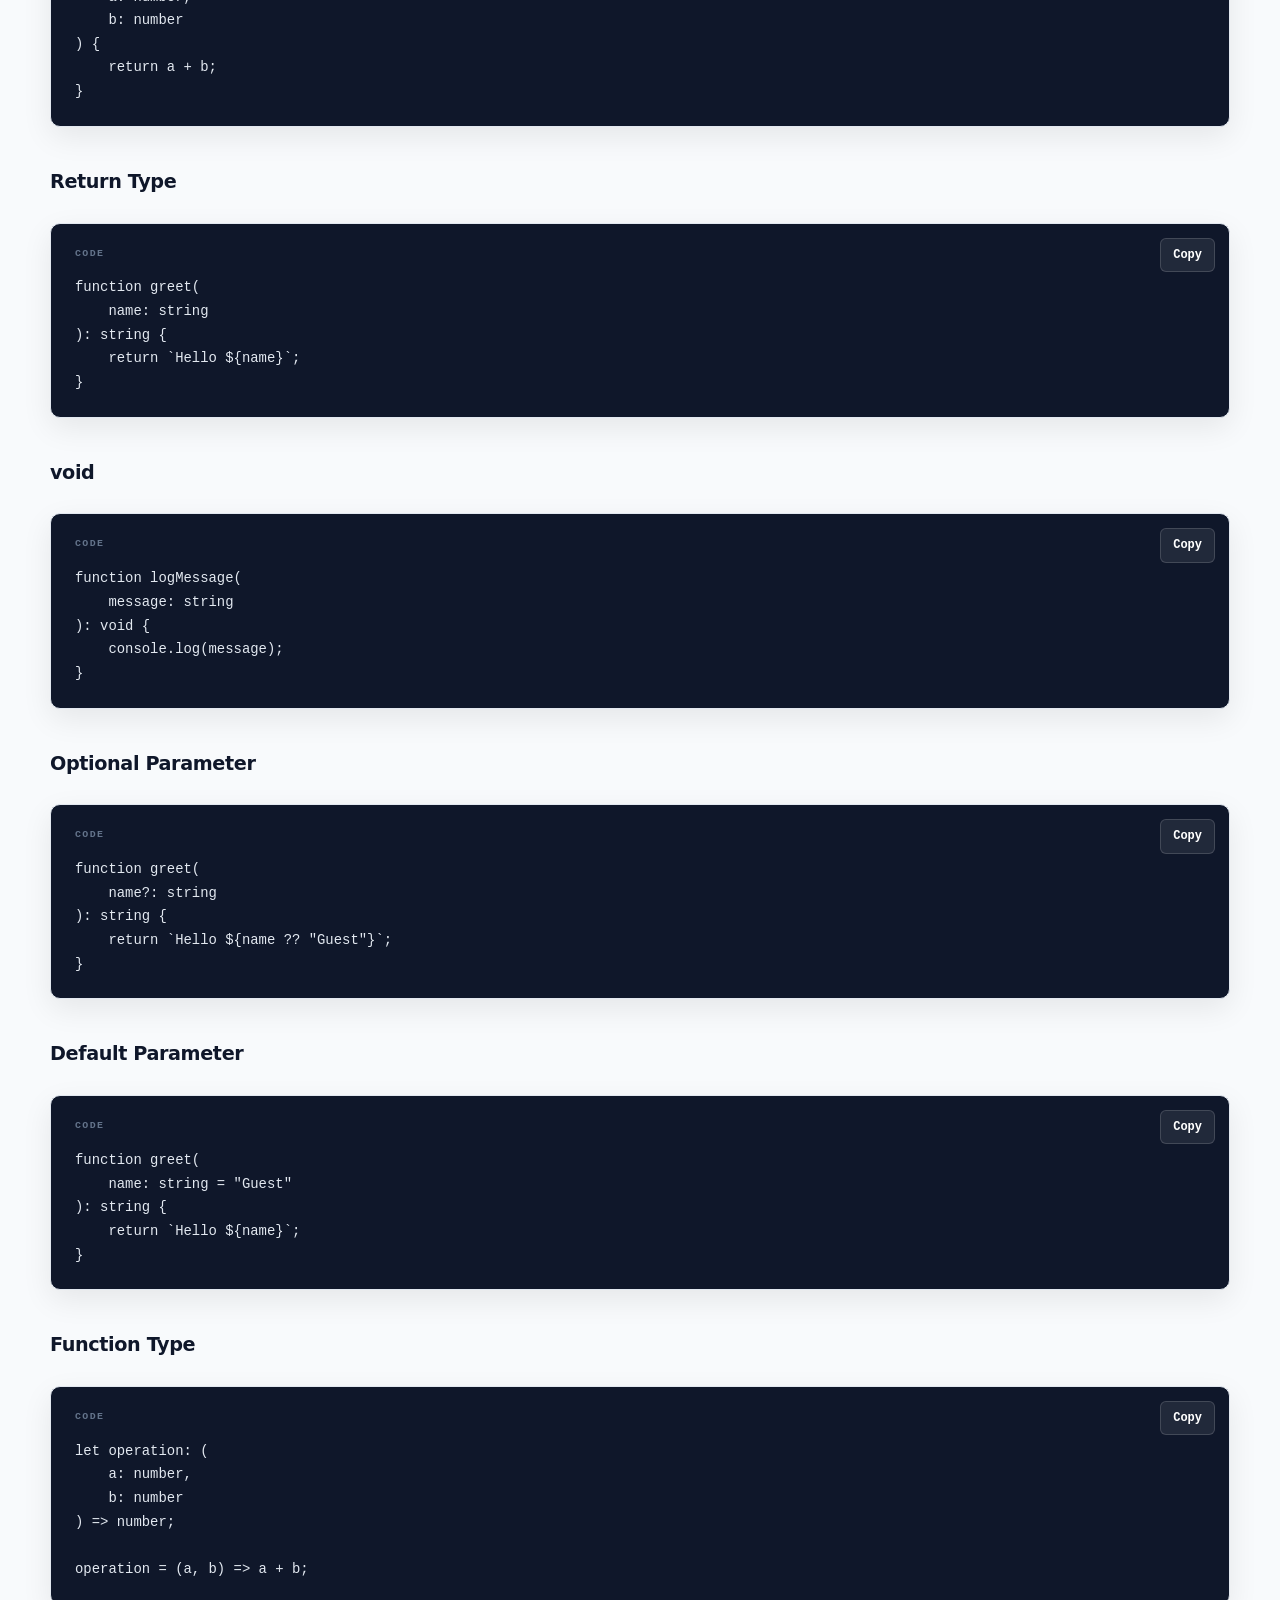
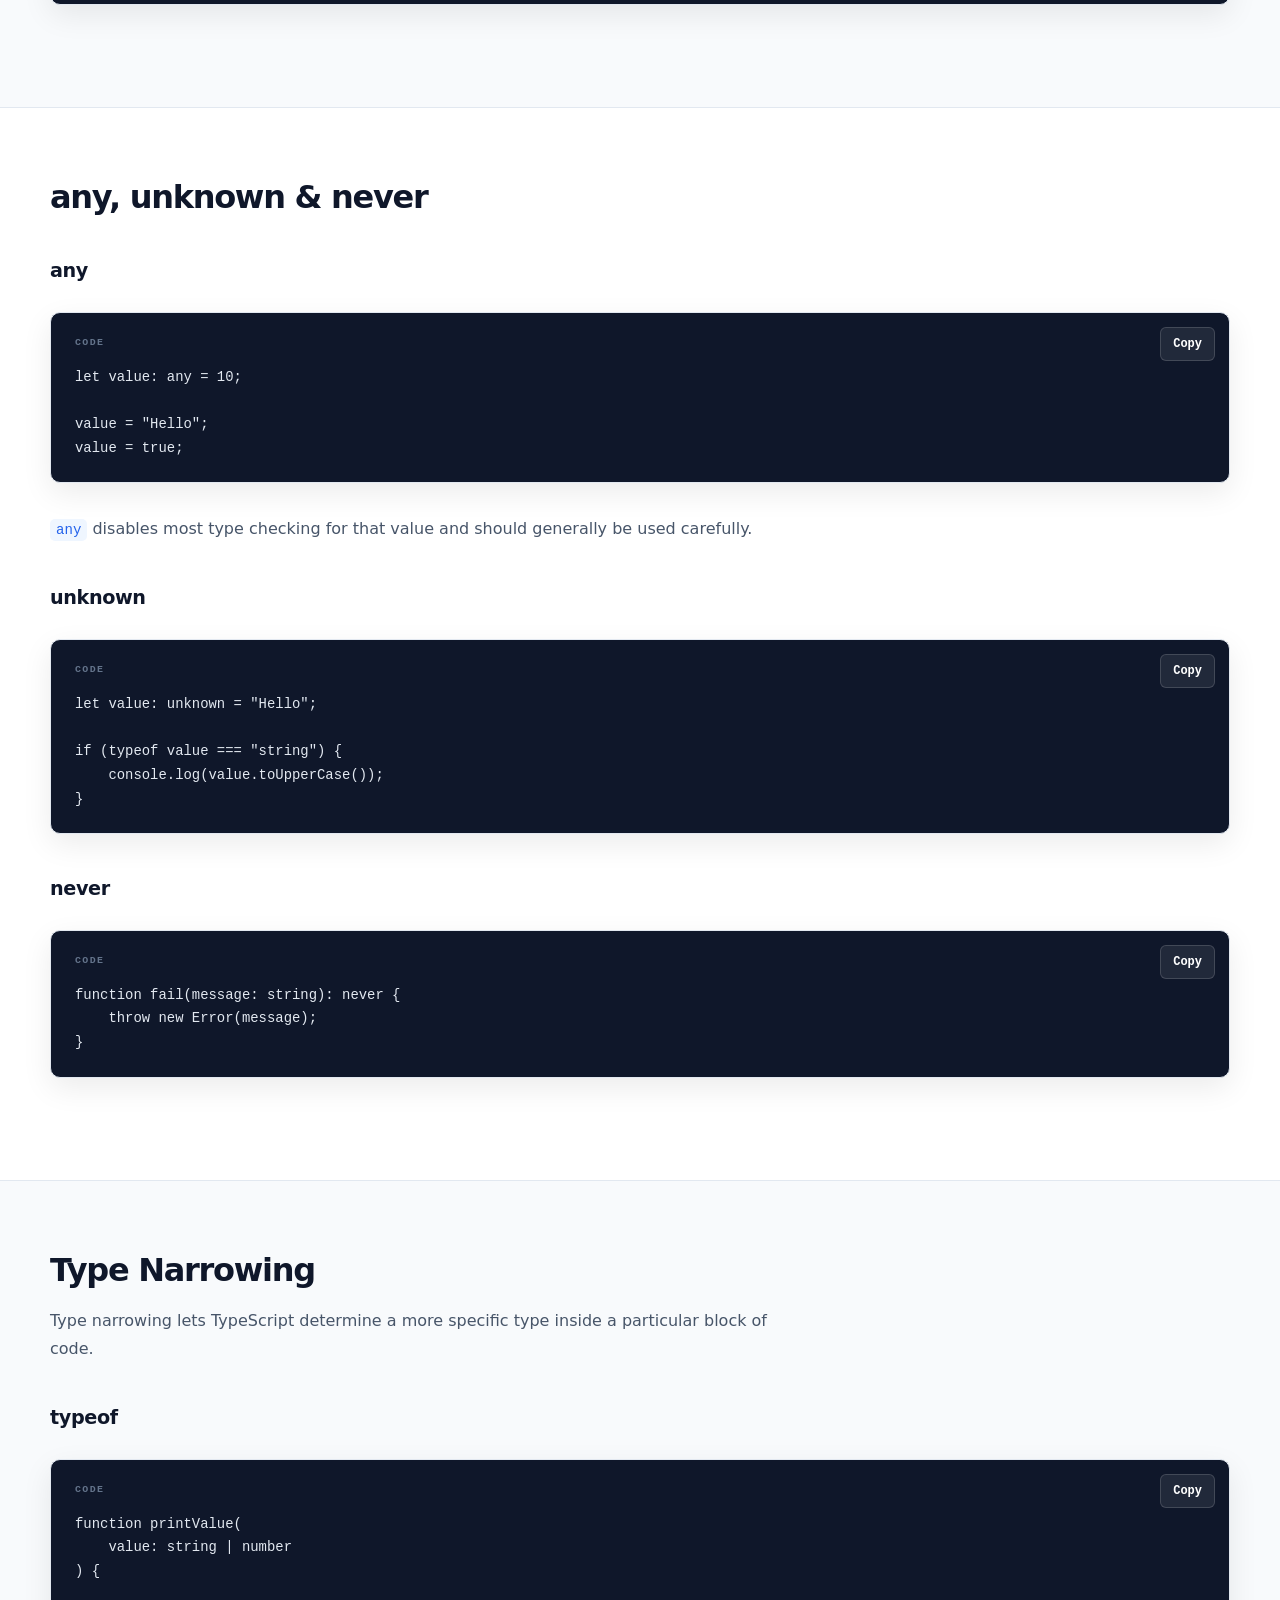
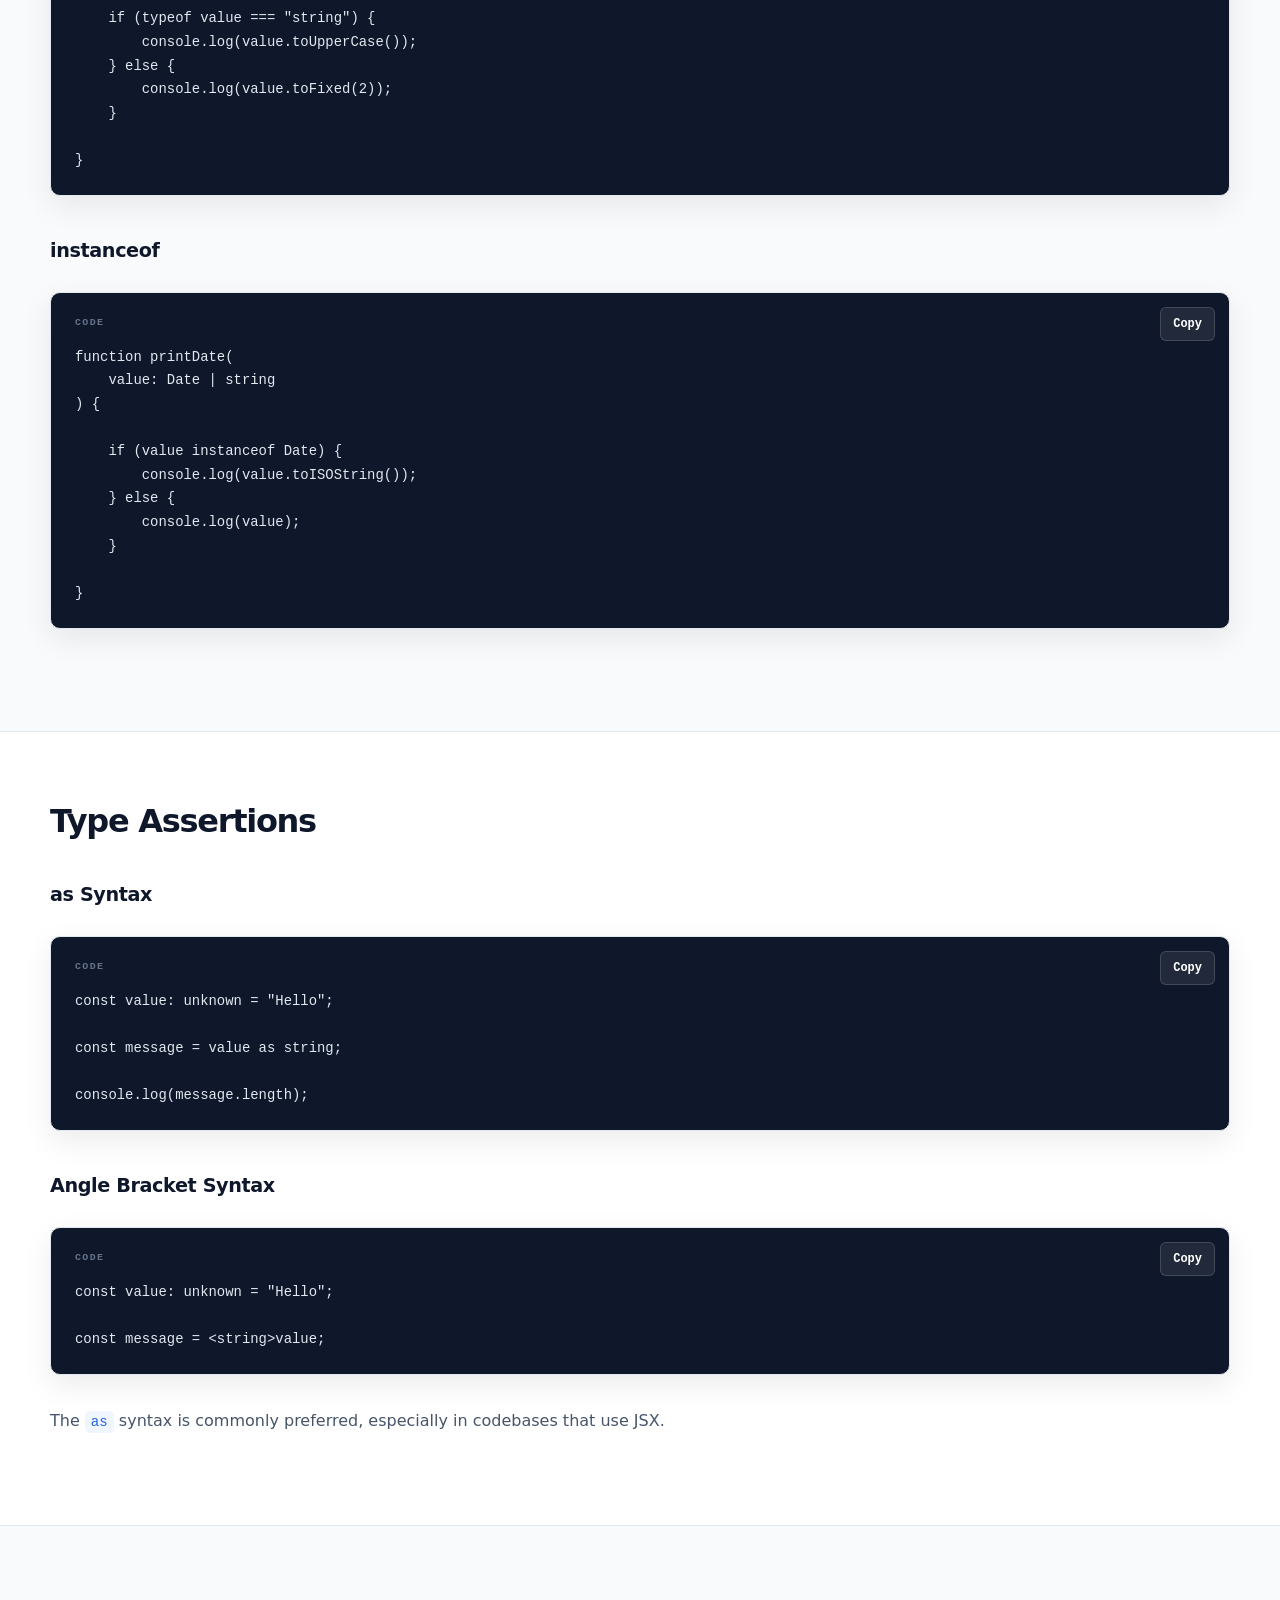
<file: cheatsheets/typescript.html>
<!DOCTYPE html>
<html lang="en">

<head>

    <meta charset="UTF-8">

    <meta
        name="viewport"
        content="width=device-width, initial-scale=1.0"
    >

    <title>TypeScript Cheatsheet | Dev Cheatsheets</title>

    <link
        rel="stylesheet"
        href="../css/style.css"
    >

</head>


<body>


<header class="site-header">

    <div class="header-container">

        <a
            href="../index.html"
            class="logo"
        >
            Dev Cheatsheets
        </a>


        <nav class="main-navigation">

            <a href="../index.html">
                Home
            </a>

            <a href="html.html">
                HTML
            </a>

            <a href="css.html">
                CSS
            </a>

            <a href="js.html">
                JavaScript
            </a>

            <button
                id="themeToggle"
                class="theme-toggle"
                type="button"
                aria-label="Switch to dark mode"
            >
                🌙
            </button>

        </nav>

    </div>

</header>



<main>


<section class="docs-hero">

    <div class="docs-container">

        <p class="eyebrow">
            Programming
        </p>

        <div class="hero-text">

            <h1>
                TypeScript
            </h1>

            <p>
                A practical TypeScript reference covering
                types, interfaces, functions, generics,
                classes, narrowing, utility types, modules,
                and common patterns.
            </p>

        </div>

    </div>

</section>



<div class="docs-content">



<!-- =====================================================
     BASICS
===================================================== -->

<section class="docs-section">

    <div class="docs-container">

        <h2>
            TypeScript Basics
        </h2>

        <p>
            TypeScript adds static type checking and other
            features to JavaScript while compiling to
            JavaScript.
        </p>


        <h3>
            Basic Example
        </h3>

        <pre><code>let message: string = "Hello TypeScript";

console.log(message);</code></pre>


        <h3>
            Compile TypeScript
        </h3>

        <pre><code>tsc app.ts</code></pre>


        <h3>
            Run the JavaScript
        </h3>

        <pre><code>node app.js</code></pre>

    </div>

</section>



<!-- =====================================================
     TYPES
===================================================== -->

<section class="docs-section">

    <div class="docs-container">

        <h2>
            Basic Types
        </h2>


        <div class="table-wrapper">

            <table>

                <thead>

                    <tr>
                        <th>Type</th>
                        <th>Example</th>
                    </tr>

                </thead>

                <tbody>

                    <tr>
                        <td>string</td>
                        <td><code>"Hello"</code></td>
                    </tr>

                    <tr>
                        <td>number</td>
                        <td><code>42</code></td>
                    </tr>

                    <tr>
                        <td>boolean</td>
                        <td><code>true</code></td>
                    </tr>

                    <tr>
                        <td>array</td>
                        <td><code>number[]</code></td>
                    </tr>

                    <tr>
                        <td>tuple</td>
                        <td><code>[string, number]</code></td>
                    </tr>

                    <tr>
                        <td>object</td>
                        <td><code>{ name: string }</code></td>
                    </tr>

                    <tr>
                        <td>any</td>
                        <td><code>any</code></td>
                    </tr>

                    <tr>
                        <td>unknown</td>
                        <td><code>unknown</code></td>
                    </tr>

                    <tr>
                        <td>void</td>
                        <td><code>void</code></td>
                    </tr>

                    <tr>
                        <td>never</td>
                        <td><code>never</code></td>
                    </tr>

                    <tr>
                        <td>null</td>
                        <td><code>null</code></td>
                    </tr>

                    <tr>
                        <td>undefined</td>
                        <td><code>undefined</code></td>
                    </tr>

                </tbody>

            </table>

        </div>


        <h3>
            Strings
        </h3>

        <pre><code>let name: string = "Aryan";</code></pre>


        <h3>
            Numbers
        </h3>

        <pre><code>let age: number = 20;

let price: number = 99.99;</code></pre>


        <h3>
            Booleans
        </h3>

        <pre><code>let isActive: boolean = true;</code></pre>

    </div>

</section>



<!-- =====================================================
     VARIABLES
===================================================== -->

<section class="docs-section">

    <div class="docs-container">

        <h2>
            Variables
        </h2>


        <h3>
            let
        </h3>

        <pre><code>let age: number = 20;

age = 21;</code></pre>


        <h3>
            const
        </h3>

        <pre><code>const siteName: string = "Dev Cheatsheets";</code></pre>


        <h3>
            Type Inference
        </h3>

        <pre><code>let username = "Aryan";

let score = 100;</code></pre>

        <p>
            TypeScript can often infer the type automatically,
            so an explicit annotation is not always necessary.
        </p>

    </div>

</section>



<!-- =====================================================
     ARRAYS
===================================================== -->

<section class="docs-section">

    <div class="docs-container">

        <h2>
            Arrays
        </h2>


        <h3>
            Array Syntax
        </h3>

        <pre><code>let numbers: number[] = [1, 2, 3, 4];

let names: string[] = [
    "Aryan",
    "John",
    "Alex"
];</code></pre>


        <h3>
            Generic Array Syntax
        </h3>

        <pre><code>let numbers: Array&lt;number&gt; = [1, 2, 3];</code></pre>


        <h3>
            Readonly Array
        </h3>

        <pre><code>const numbers: readonly number[] = [1, 2, 3];</code></pre>

    </div>

</section>



<!-- =====================================================
     TUPLES
===================================================== -->

<section class="docs-section">

    <div class="docs-container">

        <h2>
            Tuples
        </h2>

        <p>
            A tuple represents an array with a fixed number
            of elements and known types.
        </p>


        <pre><code>let user: [string, number] = [
    "Aryan",
    20
];</code></pre>


        <h3>
            Access Tuple Values
        </h3>

        <pre><code>console.log(user[0]);
console.log(user[1]);</code></pre>


        <h3>
            Named Tuple Elements
        </h3>

        <pre><code>let person: [
    name: string,
    age: number
] = ["Aryan", 20];</code></pre>

    </div>

</section>



<!-- =====================================================
     OBJECTS
===================================================== -->

<section class="docs-section">

    <div class="docs-container">

        <h2>
            Objects
        </h2>


        <h3>
            Object Type
        </h3>

        <pre><code>let user: {
    name: string;
    age: number;
} = {
    name: "Aryan",
    age: 20
};</code></pre>


        <h3>
            Optional Properties
        </h3>

        <pre><code>let user: {
    name: string;
    age?: number;
} = {
    name: "Aryan"
};</code></pre>


        <h3>
            Readonly Properties
        </h3>

        <pre><code>let user: {
    readonly id: number;
    name: string;
} = {
    id: 1,
    name: "Aryan"
};</code></pre>

    </div>

</section>



<!-- =====================================================
     INTERFACES
===================================================== -->

<section class="docs-section">

    <div class="docs-container">

        <h2>
            Interfaces
        </h2>

        <p>
            Interfaces describe the structure that an object
            should follow.
        </p>


        <h3>
            Basic Interface
        </h3>

        <pre><code>interface User {
    name: string;
    age: number;
}

const user: User = {
    name: "Aryan",
    age: 20
};</code></pre>


        <h3>
            Optional Properties
        </h3>

        <pre><code>interface User {
    name: string;
    age?: number;
}</code></pre>


        <h3>
            Readonly Property
        </h3>

        <pre><code>interface User {
    readonly id: number;
    name: string;
}</code></pre>


        <h3>
            Extending Interfaces
        </h3>

        <pre><code>interface Person {
    name: string;
}

interface Employee extends Person {
    employeeId: number;
}</code></pre>

    </div>

</section>



<!-- =====================================================
     TYPE ALIASES
===================================================== -->

<section class="docs-section">

    <div class="docs-container">

        <h2>
            Type Aliases
        </h2>


        <h3>
            Basic Type Alias
        </h3>

        <pre><code>type UserName = string;

let name: UserName = "Aryan";</code></pre>


        <h3>
            Object Type
        </h3>

        <pre><code>type User = {
    name: string;
    age: number;
};</code></pre>


        <h3>
            Union Type
        </h3>

        <pre><code>type ID = string | number;

let userId: ID = 101;

userId = "abc123";</code></pre>


        <h3>
            Intersection Type
        </h3>

        <pre><code>type Person = {
    name: string;
};

type Employee = {
    employeeId: number;
};

type Staff = Person & Employee;</code></pre>

    </div>

</section>



<!-- =====================================================
     UNION AND LITERAL TYPES
===================================================== -->

<section class="docs-section">

    <div class="docs-container">

        <h2>
            Union & Literal Types
        </h2>


        <h3>
            Union
        </h3>

        <pre><code>let value: string | number;

value = "Hello";
value = 100;</code></pre>


        <h3>
            Literal Types
        </h3>

        <pre><code>let direction: "left" | "right";

direction = "left";</code></pre>


        <h3>
            Literal Type with Function
        </h3>

        <pre><code>function move(
    direction: "up" | "down"
) {
    console.log(direction);
}

move("up");</code></pre>

    </div>

</section>



<!-- =====================================================
     FUNCTIONS
===================================================== -->

<section class="docs-section">

    <div class="docs-container">

        <h2>
            Functions
        </h2>


        <h3>
            Function Parameters
        </h3>

        <pre><code>function add(
    a: number,
    b: number
) {
    return a + b;
}</code></pre>


        <h3>
            Return Type
        </h3>

        <pre><code>function greet(
    name: string
): string {
    return `Hello ${name}`;
}</code></pre>


        <h3>
            void
        </h3>

        <pre><code>function logMessage(
    message: string
): void {
    console.log(message);
}</code></pre>


        <h3>
            Optional Parameter
        </h3>

        <pre><code>function greet(
    name?: string
): string {
    return `Hello ${name ?? "Guest"}`;
}</code></pre>


        <h3>
            Default Parameter
        </h3>

        <pre><code>function greet(
    name: string = "Guest"
): string {
    return `Hello ${name}`;
}</code></pre>


        <h3>
            Function Type
        </h3>

        <pre><code>let operation: (
    a: number,
    b: number
) => number;

operation = (a, b) => a + b;</code></pre>

    </div>

</section>



<!-- =====================================================
     ANY UNKNOWN NEVER
===================================================== -->

<section class="docs-section">

    <div class="docs-container">

        <h2>
            any, unknown & never
        </h2>


        <h3>
            any
        </h3>

        <pre><code>let value: any = 10;

value = "Hello";
value = true;</code></pre>

        <p>
            <code>any</code> disables most type checking for
            that value and should generally be used carefully.
        </p>


        <h3>
            unknown
        </h3>

        <pre><code>let value: unknown = "Hello";

if (typeof value === "string") {
    console.log(value.toUpperCase());
}</code></pre>


        <h3>
            never
        </h3>

        <pre><code>function fail(message: string): never {
    throw new Error(message);
}</code></pre>

    </div>

</section>



<!-- =====================================================
     TYPE NARROWING
===================================================== -->

<section class="docs-section">

    <div class="docs-container">

        <h2>
            Type Narrowing
        </h2>

        <p>
            Type narrowing lets TypeScript determine a more
            specific type inside a particular block of code.
        </p>


        <h3>
            typeof
        </h3>

        <pre><code>function printValue(
    value: string | number
) {

    if (typeof value === "string") {
        console.log(value.toUpperCase());
    } else {
        console.log(value.toFixed(2));
    }

}</code></pre>


        <h3>
            instanceof
        </h3>

        <pre><code>function printDate(
    value: Date | string
) {

    if (value instanceof Date) {
        console.log(value.toISOString());
    } else {
        console.log(value);
    }

}</code></pre>

    </div>

</section>



<!-- =====================================================
     TYPE ASSERTIONS
===================================================== -->

<section class="docs-section">

    <div class="docs-container">

        <h2>
            Type Assertions
        </h2>


        <h3>
            as Syntax
        </h3>

        <pre><code>const value: unknown = "Hello";

const message = value as string;

console.log(message.length);</code></pre>


        <h3>
            Angle Bracket Syntax
        </h3>

        <pre><code>const value: unknown = "Hello";

const message = &lt;string&gt;value;</code></pre>

        <p>
            The <code>as</code> syntax is commonly preferred,
            especially in codebases that use JSX.
        </p>

    </div>

</section>



<!-- =====================================================
     GENERICS
===================================================== -->

<section class="docs-section">

    <div class="docs-container">

        <h2>
            Generics
        </h2>

        <p>
            Generics allow reusable code to work with different
            types while preserving type information.
        </p>


        <h3>
            Generic Function
        </h3>

        <pre><code>function identity&lt;T&gt;(
    value: T
): T {
    return value;
}

const numberValue = identity(100);
const stringValue = identity("Hello");</code></pre>


        <h3>
            Generic Array
        </h3>

        <pre><code>function first&lt;T&gt;(
    items: T[]
): T {
    return items[0];
}

const result = first([1, 2, 3]);</code></pre>


        <h3>
            Generic Interface
        </h3>

        <pre><code>interface Box&lt;T&gt; {
    value: T;
}

const numberBox: Box&lt;number&gt; = {
    value: 100
};</code></pre>

    </div>

</section>



<!-- =====================================================
     ENUMS
===================================================== -->

<section class="docs-section">

    <div class="docs-container">

        <h2>
            Enums
        </h2>


        <h3>
            Numeric Enum
        </h3>

        <pre><code>enum Direction {
    Up,
    Down,
    Left,
    Right
}

const direction = Direction.Up;</code></pre>


        <h3>
            String Enum
        </h3>

        <pre><code>enum Status {
    Success = "success",
    Error = "error",
    Loading = "loading"
}

const status = Status.Success;</code></pre>

    </div>

</section>



<!-- =====================================================
     CLASSES
===================================================== -->

<section class="docs-section">

    <div class="docs-container">

        <h2>
            Classes
        </h2>


        <h3>
            Basic Class
        </h3>

        <pre><code>class Person {

    name: string;
    age: number;

    constructor(
        name: string,
        age: number
    ) {
        this.name = name;
        this.age = age;
    }

    greet(): string {
        return `Hello ${this.name}`;
    }
}


const person = new Person(
    "Aryan",
    20
);</code></pre>


        <h3>
            Access Modifiers
        </h3>

        <pre><code>class User {

    public name: string;

    private password: string;

    protected role: string;

    constructor(
        name: string,
        password: string
    ) {
        this.name = name;
        this.password = password;
        this.role = "user";
    }

}</code></pre>


        <h3>
            Readonly
        </h3>

        <pre><code>class User {

    readonly id: number;

    constructor(id: number) {
        this.id = id;
    }

}</code></pre>

    </div>

</section>



<!-- =====================================================
     UTILITY TYPES
===================================================== -->

<section class="docs-section">

    <div class="docs-container">

        <h2>
            Utility Types
        </h2>


        <h3>
            Partial
        </h3>

        <pre><code>interface User {
    name: string;
    age: number;
}

const updateUser = (
    user: Partial&lt;User&gt;
) => {
    console.log(user);
};</code></pre>


        <h3>
            Required
        </h3>

        <pre><code>interface User {
    name: string;
    age?: number;
}

const user: Required&lt;User&gt; = {
    name: "Aryan",
    age: 20
};</code></pre>


        <h3>
            Pick
        </h3>

        <pre><code>interface User {
    name: string;
    age: number;
    email: string;
}

type UserPreview = Pick&lt;
    User,
    "name" | "email"
&gt;;</code></pre>


        <h3>
            Omit
        </h3>

        <pre><code>type UserWithoutEmail = Omit&lt;
    User,
    "email"
&gt;;</code></pre>


        <h3>
            Record
        </h3>

        <pre><code>type UserRoles = Record&lt;
    string,
    string
&gt;;

const roles: UserRoles = {
    admin: "Administrator",
    user: "User"
};</code></pre>


        <h3>
            Readonly
        </h3>

        <pre><code>interface User {
    name: string;
    age: number;
}

const user: Readonly&lt;User&gt; = {
    name: "Aryan",
    age: 20
};</code></pre>

    </div>

</section>



<!-- =====================================================
     KEYOF
===================================================== -->

<section class="docs-section">

    <div class="docs-container">

        <h2>
            keyof
        </h2>

        <p>
            The <code>keyof</code> operator creates a union
            of the property names of a type.
        </p>


        <pre><code>interface User {
    name: string;
    age: number;
}

type UserKey = keyof User;

// "name" | "age"</code></pre>


        <h3>
            Using keyof
        </h3>

        <pre><code>function getValue&lt;T, K extends keyof T&gt;(
    object: T,
    key: K
): T[K] {
    return object[key];
}

const user = {
    name: "Aryan",
    age: 20
};

const name = getValue(user, "name");</code></pre>

    </div>

</section>



<!-- =====================================================
     MODULES
===================================================== -->

<section class="docs-section">

    <div class="docs-container">

        <h2>
            Modules
        </h2>


        <h3>
            Export
        </h3>

        <pre><code>export const name: string = "Aryan";

export function greet(
    name: string
): string {
    return `Hello ${name}`;
}</code></pre>


        <h3>
            Import
        </h3>

        <pre><code>import {
    name,
    greet
} from "./user";</code></pre>


        <h3>
            Default Export
        </h3>

        <pre><code>export default function greet() {
    console.log("Hello");
}</code></pre>


        <h3>
            Default Import
        </h3>

        <pre><code>import greet from "./greet";</code></pre>

    </div>

</section>



<!-- =====================================================
     ASYNC TYPES
===================================================== -->

<section class="docs-section">

    <div class="docs-container">

        <h2>
            Async Functions
        </h2>


        <h3>
            Promise
        </h3>

        <pre><code>function getUser(): Promise&lt;string&gt; {
    return Promise.resolve("Aryan");
}</code></pre>


        <h3>
            async / await
        </h3>

        <pre><code>async function loadUser(): Promise&lt;string&gt; {

    const user = await getUser();

    return user;
}</code></pre>

    </div>

</section>



<!-- =====================================================
     TS CONFIG
===================================================== -->

<section class="docs-section">

    <div class="docs-container">

        <h2>
            tsconfig.json
        </h2>

        <p>
            A <code>tsconfig.json</code> file defines compiler
            options for a TypeScript project.
        </p>


        <h3>
            Example
        </h3>

        <pre><code>{
    "compilerOptions": {
        "target": "ES2020",
        "module": "commonjs",
        "strict": true,
        "esModuleInterop": true,
        "outDir": "./dist"
    },
    "include": [
        "src/**/*"
    ]
}</code></pre>


        <h3>
            Create tsconfig
        </h3>

        <pre><code>tsc --init</code></pre>

    </div>

</section>



<!-- =====================================================
     TYPE CHECKING
===================================================== -->

<section class="docs-section">

    <div class="docs-container">

        <h2>
            Type Checking
        </h2>


        <h3>
            Check Without Emitting
        </h3>

        <pre><code>tsc --noEmit</code></pre>


        <h3>
            Strict Mode
        </h3>

        <pre><code>{
    "compilerOptions": {
        "strict": true
    }
}</code></pre>

        <p>
            Strict mode enables a collection of stronger
            type-checking options.
        </p>

    </div>

</section>



<!-- =====================================================
     COMMON PATTERNS
===================================================== -->

<section class="docs-section">

    <div class="docs-container">

        <h2>
            Common Patterns
        </h2>


        <h3>
            Optional Chaining
        </h3>

        <pre><code>const city = user?.address?.city;</code></pre>


        <h3>
            Nullish Coalescing
        </h3>

        <pre><code>const name =
    user.name ?? "Guest";</code></pre>


        <h3>
            Type Guard
        </h3>

        <pre><code>function isString(
    value: unknown
): value is string {
    return typeof value === "string";
}

const value: unknown = "Hello";

if (isString(value)) {
    console.log(value.toUpperCase());
}</code></pre>


        <h3>
            Readonly Object
        </h3>

        <pre><code>const config = {
    host: "localhost",
    port: 3000
} as const;</code></pre>

    </div>

</section>



<!-- =====================================================
     QUICK REFERENCE
===================================================== -->

<section class="docs-section">

    <div class="docs-container">

        <h2>
            Quick Reference
        </h2>

        <ul>

            <li>
                <code>string</code> — text values
            </li>

            <li>
                <code>number</code> — numeric values
            </li>

            <li>
                <code>boolean</code> — true / false
            </li>

            <li>
                <code>interface</code> — describe object structure
            </li>

            <li>
                <code>type</code> — create type aliases
            </li>

            <li>
                <code>|</code> — union types
            </li>

            <li>
                <code>&amp;</code> — intersection types
            </li>

            <li>
                <code>extends</code> — inheritance or generic constraints
            </li>

            <li>
                <code>keyof</code> — property keys of a type
            </li>

            <li>
                <code>Partial&lt;T&gt;</code> — make properties optional
            </li>

            <li>
                <code>Pick&lt;T, K&gt;</code> — select properties
            </li>

            <li>
                <code>Omit&lt;T, K&gt;</code> — remove properties
            </li>

            <li>
                <code>Record&lt;K, T&gt;</code> — create mapped object types
            </li>

            <li>
                <code>unknown</code> — safely represent an unknown value
            </li>

            <li>
                <code>never</code> — represents values that never occur
            </li>

        </ul>

    </div>

</section>



</div>



<div class="docs-back">

    <div class="docs-container">

        <a href="../index.html">
            ← Back to all cheatsheets
        </a>

    </div>

</div>


</main>



<footer class="site-footer">

    <div class="footer-container">

        <p>
            © <span id="currentYear"></span>
            Dev Cheatsheets
        </p>

    </div>

</footer>



<script src="../js/app.js"></script>

</body>

</html>
</file>
<file: css/style.css>
/* =========================================================
   DEV CHEATSHEETS
   Shared Design System
========================================================= */


/* =========================================================
   RESET
========================================================= */

* {
    margin: 0;
    padding: 0;
    box-sizing: border-box;
}

html {
    scroll-behavior: smooth;
}

body {
    font-family:
        Inter,
        ui-sans-serif,
        system-ui,
        -apple-system,
        BlinkMacSystemFont,
        "Segoe UI",
        sans-serif;

    background: var(--background);
    color: var(--text);

    line-height: 1.6;

    transition:
        background-color 0.2s ease,
        color 0.2s ease;
}

a {
    color: inherit;
    text-decoration: none;
}

button,
input {
    font: inherit;
}


/* =========================================================
   DESIGN TOKENS
========================================================= */

:root {

    --background: #ffffff;
    --surface: #f8fafc;
    --surface-hover: #f1f5f9;

    --text: #0f172a;
    --text-secondary: #475569;
    --text-muted: #64748b;

    --border: #e2e8f0;

    --accent: #2563eb;
    --accent-hover: #1d4ed8;
    --accent-soft: #eff6ff;

    --code-background: #0f172a;
    --code-text: #e2e8f0;

    --header-background: rgba(255, 255, 255, 0.88);

    --shadow-sm:
        0 1px 2px rgba(15, 23, 42, 0.04);

    --shadow-md:
        0 12px 35px rgba(15, 23, 42, 0.08);

    --radius-sm: 6px;
    --radius-md: 10px;
    --radius-lg: 14px;

    --container: 1180px;
}


/* =========================================================
   DARK MODE
========================================================= */

body.dark {

    --background: #0b1120;
    --surface: #111827;
    --surface-hover: #1e293b;

    --text: #f8fafc;
    --text-secondary: #cbd5e1;
    --text-muted: #94a3b8;

    --border: #1e293b;

    --accent: #60a5fa;
    --accent-hover: #93c5fd;
    --accent-soft: #172554;

    --code-background: #020617;
    --code-text: #e2e8f0;

    --header-background: rgba(11, 17, 32, 0.9);

    --shadow-sm:
        0 1px 2px rgba(0, 0, 0, 0.3);

    --shadow-md:
        0 15px 40px rgba(0, 0, 0, 0.35);
}


/* =========================================================
   SHARED CONTAINER
========================================================= */

.container,
.header-container,
.hero-content,
.cheatsheets-container,
.footer-container {

    width:
        min(
            calc(100% - 40px),
            var(--container)
        );

    margin-inline: auto;
}


/* =========================================================
   HEADER
========================================================= */

.site-header {

    position: sticky;
    top: 0;
    z-index: 1000;

    height: 68px;

    background:
        var(--header-background);

    backdrop-filter:
        blur(14px);

    -webkit-backdrop-filter:
        blur(14px);

    border-bottom:
        1px solid
        var(--border);
}

.header-container,
.header-inner {

    height: 100%;

    display: flex;

    align-items: center;

    justify-content: space-between;

    gap: 25px;
}


/* Logo */

.logo {

    display: flex;

    align-items: center;

    white-space: nowrap;

    font-size: 1.05rem;

    font-weight: 800;

    letter-spacing: -0.025em;
}

.logo::before {

    content: "</>";

    margin-right: 9px;

    color:
        var(--accent);

    font-family:
        Consolas,
        monospace;

    font-weight: 700;
}


/* Navigation */

.main-navigation,
.main-nav {

    display: flex;

    align-items: center;

    gap: 4px;

    margin-left: auto;
}

.main-navigation a,
.main-nav a {

    padding:
        7px
        10px;

    border-radius:
        var(--radius-sm);

    color:
        var(--text-secondary);

    font-size:
        0.85rem;

    font-weight:
        500;

    transition:
        color 0.15s ease,
        background 0.15s ease;
}

.main-navigation a:hover,
.main-nav a:hover {

    color:
        var(--text);

    background:
        var(--surface-hover);
}

.main-navigation a {

    padding:
        7px
        10px;

    border-radius:
        var(--radius-sm);

    color:
        var(--text-secondary);

    font-size:
        0.85rem;

    font-weight:
        500;

    transition:
        color 0.15s ease,
        background 0.15s ease;
}

.main-navigation a:hover {

    color:
        var(--text);

    background:
        var(--surface-hover);
}


/* Theme button */

.theme-toggle {

    width: 38px;
    height: 38px;

    display: grid;

    place-items: center;

    flex-shrink: 0;

    border:
        1px solid
        var(--border);

    border-radius:
        9px;

    background:
        var(--surface);

    color:
        var(--text);

    cursor: pointer;

    transition:
        transform 0.15s ease,
        background 0.15s ease;
}

.theme-toggle:hover {

    transform:
        translateY(-1px);

    background:
        var(--surface-hover);
}


/* =========================================================
   HERO
========================================================= */

.hero {

    padding:
        105px
        0
        90px;

    border-bottom:
        1px solid
        var(--border);

    background:
        radial-gradient(
            circle at 50% -10%,
            var(--accent-soft),
            transparent 55%
        );
}

.hero-content {
    max-width: 900px;
}


/* Hero label */

.hero-label {

    display: inline-flex;

    padding:
        6px
        10px;

    margin-bottom:
        22px;

    border:
        1px solid
        color-mix(
            in srgb,
            var(--accent) 25%,
            var(--border)
        );

    border-radius:
        999px;

    color:
        var(--accent);

    background:
        color-mix(
            in srgb,
            var(--accent-soft) 70%,
            transparent
        );

    font-size:
        0.7rem;

    font-weight:
        800;

    letter-spacing:
        0.13em;
}


/* Hero heading */

.hero h1 {

    max-width:
        850px;

    margin-bottom:
        24px;

    font-size:
        clamp(
            2.8rem,
            7vw,
            5.3rem
        );

    line-height:
        0.98;

    letter-spacing:
        -0.065em;
}

.hero h1 span {

    color:
        var(--text-muted);
}


/* Hero description */

.hero-description {

    /* Cheatsheet page hero */

.eyebrow {

    display: inline-flex;

    padding:
        6px
        10px;

    margin-bottom:
        22px;

    border:
        1px solid
        color-mix(
            in srgb,
            var(--accent) 25%,
            var(--border)
        );

    border-radius:
        999px;

    color:
        var(--accent);

    background:
        var(--accent-soft);

    font-size:
        0.7rem;

    font-weight:
        800;

    letter-spacing:
        0.13em;
}

.hero-text {

    max-width:
        760px;

    color:
        var(--text-secondary);

    font-size:
        1.05rem;

    line-height:
        1.75;
}

    max-width:
        680px;

    color:
        var(--text-secondary);

    font-size:
        1.08rem;

    line-height:
        1.75;
}


/* =========================================================
   SEARCH
========================================================= */

.search-container {

    position: relative;

    max-width:
        650px;

    margin-top:
        35px;
}

#cheatsheetSearch {

    width:
        100%;

    height:
        54px;

    padding:
        0
        48px
        0
        18px;

    border:
        1px solid
        var(--border);

    border-radius:
        10px;

    outline:
        none;

    background:
        var(--surface);

    color:
        var(--text);

    box-shadow:
        var(--shadow-sm);

    transition:
        border-color 0.15s ease,
        box-shadow 0.15s ease;
}

#cheatsheetSearch:focus {

    border-color:
        var(--accent);

    box-shadow:
        0 0 0 4px
        color-mix(
            in srgb,
            var(--accent) 12%,
            transparent
        );
}

#cheatsheetSearch::placeholder {

    color:
        var(--text-muted);
}

.search-icon {

    position: absolute;

    right:
        17px;

    top:
        50%;

    transform:
        translateY(-50%);

    color:
        var(--text-muted);

    pointer-events:
        none;
}


/* =========================================================
   HOMEPAGE CATEGORIES
========================================================= */

.cheatsheets-container {
    width: 100%;
}

.category {

    width:
        min(
            calc(100% - 40px),
            var(--container)
        );

    margin-inline:
        auto;

    padding:
        75px
        0;

    border-bottom:
        1px solid
        var(--border);
}


/* Category header */

.category-header {

    display:
        flex;

    align-items:
        flex-end;

    justify-content:
        space-between;

    gap:
        30px;

    margin-bottom:
        30px;
}

.category-header > div {
    min-width: 0;
}

.category-header > p {

    max-width:
        350px;

    margin-bottom:
        3px;

    color:
        var(--text-muted);

    font-size:
        0.9rem;

    text-align:
        right;
}


/* Number */

.category-label {

    margin-bottom:
        8px;

    color:
        var(--accent);

    font-family:
        Consolas,
        monospace;

    font-size:
        0.7rem;

    font-weight:
        700;

    letter-spacing:
        0.08em;
}

.category h2 {

    color:
        var(--text);

    font-size:
        1.8rem;

    line-height:
        1.2;

    letter-spacing:
        -0.035em;
}


/* =========================================================
   CHEATSHEET CARDS
========================================================= */

.cheatsheet-grid {

    display:
        grid;

    grid-template-columns:
        repeat(
            4,
            minmax(0, 1fr)
        );

    gap:
        16px;
}

.cheatsheet-card {

    position:
        relative;

    display:
        flex;

    flex-direction:
        column;

    min-height:
        205px;

    padding:
        22px;

    overflow:
        hidden;

    background:
        var(--surface);

    border:
        1px solid
        var(--border);

    border-radius:
        var(--radius-md);

    box-shadow:
        var(--shadow-sm);

    transition:
        transform 0.18s ease,
        border-color 0.18s ease,
        box-shadow 0.18s ease;
}

.cheatsheet-card::after {

    content: "";

    position: absolute;

    left: 0;
    right: 0;
    bottom: 0;

    height: 2px;

    background:
        var(--accent);

    transform:
        scaleX(0);

    transform-origin:
        left;

    transition:
        transform 0.18s ease;
}

.cheatsheet-card:hover {

    transform:
        translateY(-4px);

    border-color:
        color-mix(
            in srgb,
            var(--accent) 40%,
            var(--border)
        );

    box-shadow:
        var(--shadow-md);
}

.cheatsheet-card:hover::after {

    transform:
        scaleX(1);
}


/* Card icon */

.card-icon {

    width:
        48px;

    height:
        48px;

    display:
        grid;

    place-items:
        center;

    margin-bottom:
        22px;

    border-radius:
        10px;

    background:
        var(--accent-soft);

    color:
        var(--accent);

    font-family:
        Consolas,
        monospace;

    font-size:
        0.78rem;

    font-weight:
        800;
}


/* Card content */

.card-content {

    display:
        flex;

    flex-direction:
        column;

    flex: 1;
}

.card-content h3 {

    margin-bottom:
        7px;

    color:
        var(--text);

    font-size:
        1.05rem;

    letter-spacing:
        -0.015em;
}

.card-content p {

    color:
        var(--text-muted);

    font-size:
        0.87rem;

    line-height:
        1.6;
}

.card-link {

    margin-top:
        auto;

    padding-top:
        18px;

    color:
        var(--accent);

    font-size:
        0.78rem;

    font-weight:
        700;
}


/* =========================================================
   CHEATSHEET DOCUMENTATION PAGES
========================================================= */

.cheatsheet-section {

    padding:
        70px
        0;

    border-bottom:
        1px solid
        var(--border);
}

.cheatsheet-section:nth-child(even) {

    background:
        var(--surface);
}

.cheatsheet-section h2 {

    margin-bottom:
        18px;

    font-size:
        2rem;

    line-height:
        1.2;

    letter-spacing:
        -0.04em;
}

.cheatsheet-section h3 {

    margin:
        40px
        0
        14px;

    font-size:
        1.2rem;

    letter-spacing:
        -0.02em;
}

.cheatsheet-section p {

    max-width:
        760px;

    margin-bottom:
        20px;

    color:
        var(--text-secondary);

    line-height:
        1.75;
}


/* =========================================================
   CODE BLOCKS
========================================================= */

pre {

    position:
        relative;

    margin:
        25px
        0
        32px;

    padding:
        22px
        24px;

    overflow-x:
        auto;

    background:
        var(--code-background);

    color:
        var(--code-text);

    border:
        1px solid
        var(--border);

    border-radius:
        var(--radius-md);

    box-shadow:
        0 10px 30px
        rgba(0, 0, 0, 0.08);

    font-family:
        "SFMono-Regular",
        Consolas,
        "Liberation Mono",
        Menlo,
        monospace;

    font-size:
        0.87rem;

    line-height:
        1.7;

    tab-size:
        4;
}

pre::before {

    content:
        "CODE";

    display:
        block;

    margin-bottom:
        14px;

    color:
        #64748b;

    font-size:
        0.62rem;

    font-weight:
        800;

    letter-spacing:
        0.14em;
}

pre code {

    padding:
        0;

    background:
        transparent;

    color:
        inherit;

    font-family:
        inherit;

    font-size:
        inherit;
}


/* Inline code */

code {

    padding:
        3px
        6px;

    background:
        var(--accent-soft);

    color:
        var(--accent);

    border-radius:
        5px;

    font-family:
        "SFMono-Regular",
        Consolas,
        monospace;

    font-size:
        0.88em;
}


/* =========================================================
   TABLES
========================================================= */

.table-wrapper {

    width:
        100%;

    overflow-x:
        auto;

    margin:
        25px
        0
        35px;

    border:
        1px solid
        var(--border);

    border-radius:
        var(--radius-md);

    box-shadow:
        var(--shadow-sm);
}

table {

    width:
        100%;

    border-collapse:
        collapse;

    background:
        var(--background);
}

th,
td {

    padding:
        14px
        18px;

    text-align:
        left;

    border-bottom:
        1px solid
        var(--border);
}

th {

    background:
        var(--surface);

    color:
        var(--text);

    font-size:
        0.73rem;

    font-weight:
        750;

    text-transform:
        uppercase;

    letter-spacing:
        0.07em;
}

td {

    color:
        var(--text-secondary);

    font-size:
        0.9rem;
}

tbody tr:hover {

    background:
        var(--surface);
}

tr:last-child td {
    border-bottom: none;
}


/* =========================================================
   LISTS
========================================================= */

.cheatsheet-section ul,
.cheatsheet-section ol {

    max-width:
        760px;

    margin:
        20px 0;

    padding-left:
        25px;
}

.cheatsheet-section li {

    margin-bottom:
        9px;

    color:
        var(--text-secondary);
}


/* =========================================================
   FOOTER
========================================================= */

.site-footer {

    border-top:
        1px solid
        var(--border);

    background:
        var(--surface);
}

.footer-container {

    min-height:
        110px;

    display:
        flex;

    align-items:
        center;

    justify-content:
        space-between;

    gap:
        30px;
}

.footer-container strong {

    color:
        var(--text);

    font-size:
        0.9rem;
}

.footer-container p {

    color:
        var(--text-muted);

    font-size:
        0.8rem;
}


/* =========================================================
   ACCESSIBILITY
========================================================= */

.visually-hidden {

    position:
        absolute;

    width:
        1px;

    height:
        1px;

    padding:
        0;

    margin:
        -1px;

    overflow:
        hidden;

    clip:
        rect(0, 0, 0, 0);

    white-space:
        nowrap;

    border:
        0;
}


/* =========================================================
   RESPONSIVE
========================================================= */

@media (max-width: 1050px) {

    .cheatsheet-grid {

        grid-template-columns:
            repeat(
                2,
                minmax(0, 1fr)
            );
    }
}


@media (max-width: 750px) {

    .container,
    .header-container,
    .hero-content,
    .cheatsheets-container,
    .footer-container,
    .category {

        width:
            calc(100% - 28px);
    }

    .site-header {
        height: 60px;
    }

    .main-navigation {
        display: none;
    }

    .hero {

        padding:
            70px
            0
            60px;
    }

    .hero h1 {

        font-size:
            2.7rem;
    }

    .hero-description {

        font-size:
            0.98rem;
    }

    .category {

        padding:
            55px
            0;
    }

    .category-header {

        align-items:
            flex-start;

        flex-direction:
            column;

        gap:
            8px;
    }

    .category-header > p {

        text-align:
            left;
    }

    .cheatsheet-grid {

        grid-template-columns:
            1fr;
    }

    .cheatsheet-section {

        padding:
            50px
            0;
    }

    .cheatsheet-section h2 {

        font-size:
            1.65rem;
    }

    pre {

        margin-left:
            0;

        margin-right:
            0;

        padding:
            18px;

        font-size:
            0.78rem;
    }

    .footer-container {

        flex-direction:
            column;

        align-items:
            flex-start;

        justify-content:
            center;

        padding:
            25px
            0;
    }
}


/* =========================================================
   REDUCED MOTION
========================================================= */

@media (prefers-reduced-motion: reduce) {

    html {
        scroll-behavior: auto;
    }

    *,
    *::before,
    *::after {
        transition:
            none !important;
    }
}

/* =========================================================
   DOCUMENTATION PAGE LAYOUT
========================================================= */

.docs-container {

    width:
        min(
            calc(100% - 40px),
            var(--container)
        );

    margin-inline: auto;
}


/* =========================================================
   DOCUMENTATION HERO
========================================================= */

.docs-hero {

    padding:
        85px
        0
        70px;

    border-bottom:
        1px solid
        var(--border);

    background:
        radial-gradient(
            circle at 50% -10%,
            var(--accent-soft),
            transparent 55%
        );
}


.docs-hero h1 {

    margin-bottom:
        20px;

    font-size:
        clamp(
            2.5rem,
            6vw,
            4.5rem
        );

    line-height:
        1.05;

    letter-spacing:
        -0.055em;
}


.docs-hero .hero-text {

    max-width:
        760px;

    color:
        var(--text-secondary);

    font-size:
        1.05rem;

    line-height:
        1.75;
}


/* =========================================================
   DOCUMENTATION CONTENT
========================================================= */

.docs-content {

    width:
        100%;
}


.docs-section {

    padding:
        70px
        0;

    border-bottom:
        1px solid
        var(--border);
}


.docs-section:nth-child(even) {

    background:
        var(--surface);
}


.docs-section h2 {

    margin-bottom:
        18px;

    font-size:
        2rem;

    line-height:
        1.2;

    letter-spacing:
        -0.04em;
}


.docs-section h3 {

    margin:
        40px
        0
        14px;

    font-size:
        1.2rem;

    letter-spacing:
        -0.02em;
}


.docs-section p {

    max-width:
        760px;

    margin-bottom:
        20px;

    color:
        var(--text-secondary);

    line-height:
        1.75;
}


.docs-section ul,
.docs-section ol {

    max-width:
        760px;

    margin:
        20px 0;

    padding-left:
        25px;
}


.docs-section li {

    margin-bottom:
        9px;

    color:
        var(--text-secondary);
}


/* =========================================================
   DOCUMENTATION BACK LINK
========================================================= */

.docs-back {

    padding:
        45px
        0
        60px;
}


.docs-back a {

    color:
        var(--accent);

    font-size:
        0.9rem;

    font-weight:
        700;
}


.docs-back a:hover {

    color:
        var(--accent-hover);
}


/* =========================================================
   DOCUMENTATION MOBILE
========================================================= */

@media (max-width: 750px) {

    .docs-container {

        width:
            calc(100% - 28px);
    }


    .docs-hero {

        padding:
            65px
            0
            55px;
    }


    .docs-hero h1 {

        font-size:
            2.7rem;
    }


    .docs-hero .hero-text {

        font-size:
            0.98rem;
    }


    .docs-section {

        padding:
            50px
            0;
    }


    .docs-section h2 {

        font-size:
            1.65rem;
    }


    .docs-back {

        padding:
            35px
            0
            45px;
    }
}

/* =========================================================
   SEARCH - NO RESULTS
========================================================= */

.no-results {
    display: none;
    text-align: center;
    padding: 50px 20px;
    margin: 0;
    color: var(--text-muted);
    font-size: 1rem;
}

/* =========================================================
   COPY CODE BUTTON
========================================================= */

pre {
    position: relative;
}

.copy-button {
    position: absolute;
    top: 14px;
    right: 14px;

    padding: 6px 12px;

    border: 1px solid rgba(255, 255, 255, 0.15);
    border-radius: 6px;

    background: rgba(255, 255, 255, 0.08);
    color: #ffffff;

    font-family: inherit;
    font-size: 0.75rem;
    font-weight: 600;

    cursor: pointer;

    transition:
        background 0.2s ease,
        border-color 0.2s ease,
        transform 0.2s ease;
}

.copy-button:hover {
    background: rgba(255, 255, 255, 0.16);
    border-color: rgba(255, 255, 255, 0.3);
}

.copy-button:active {
    transform: scale(0.96);
}
</file>
